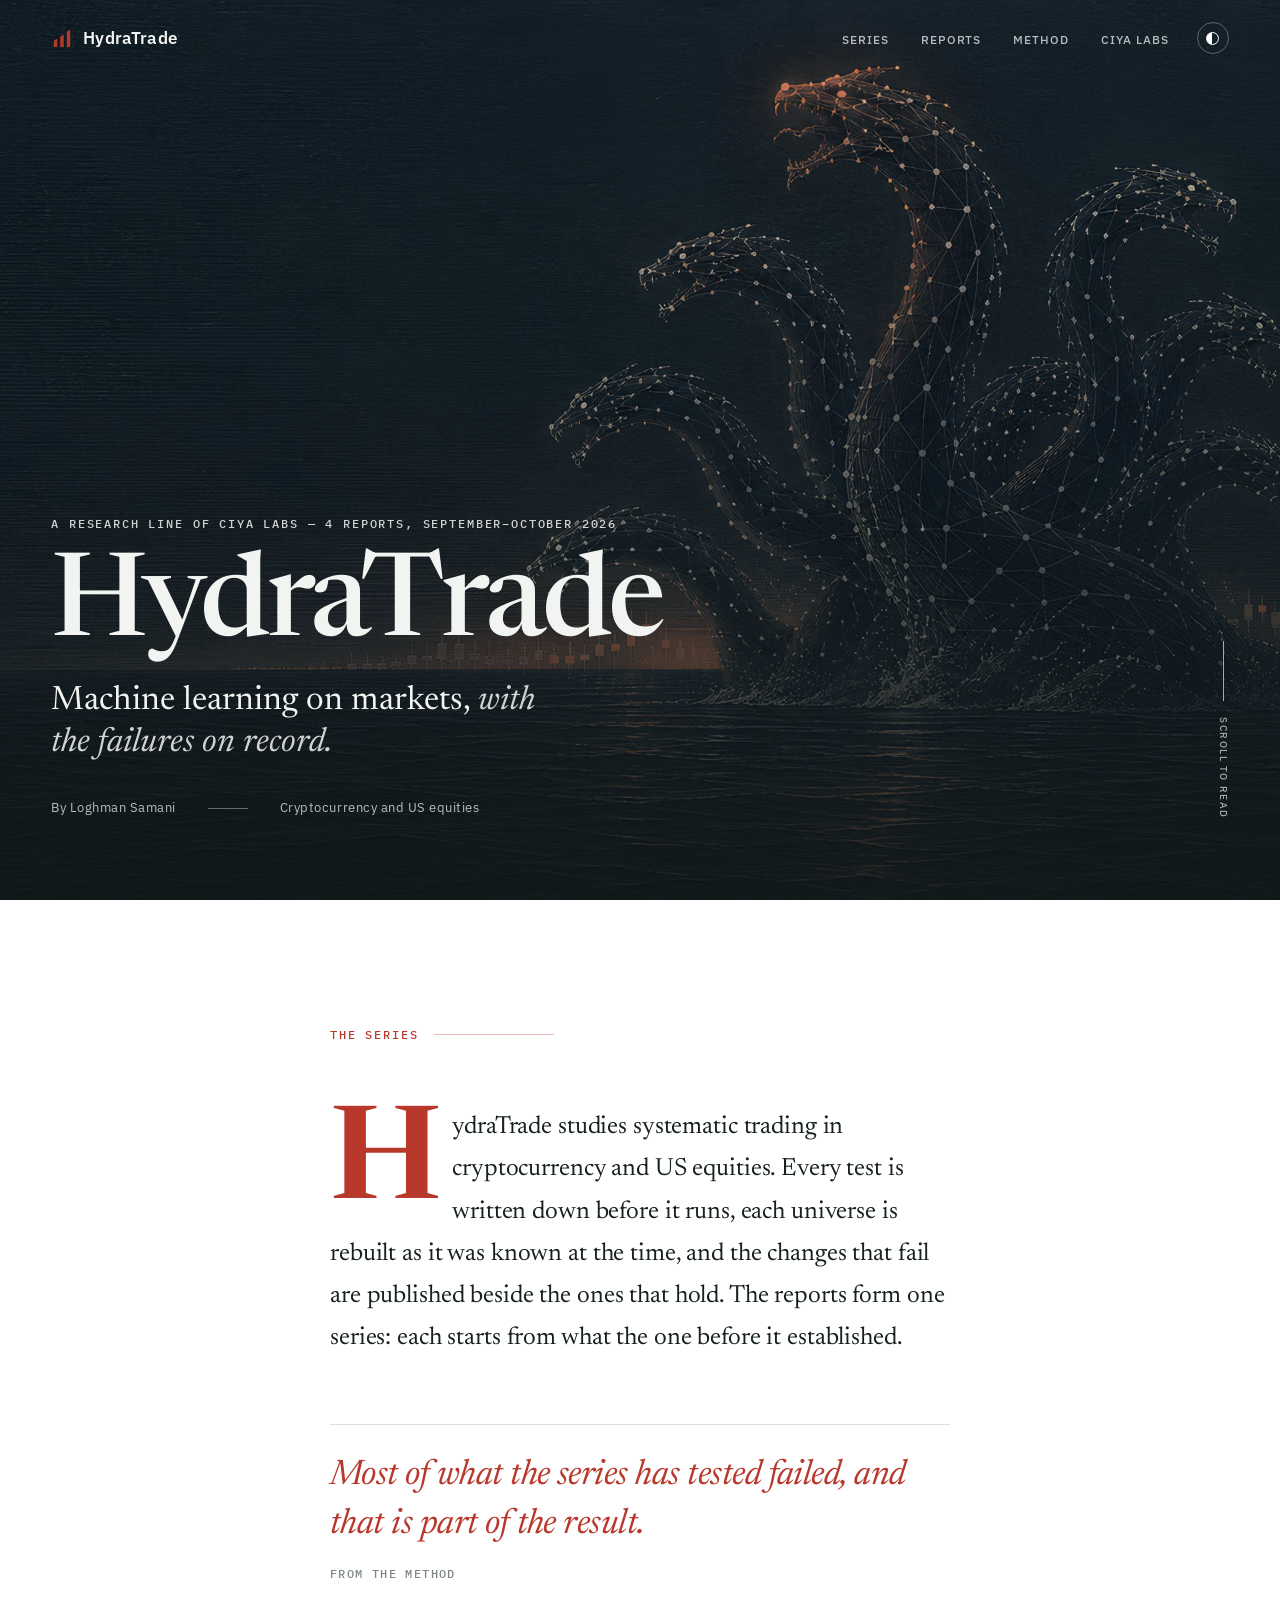
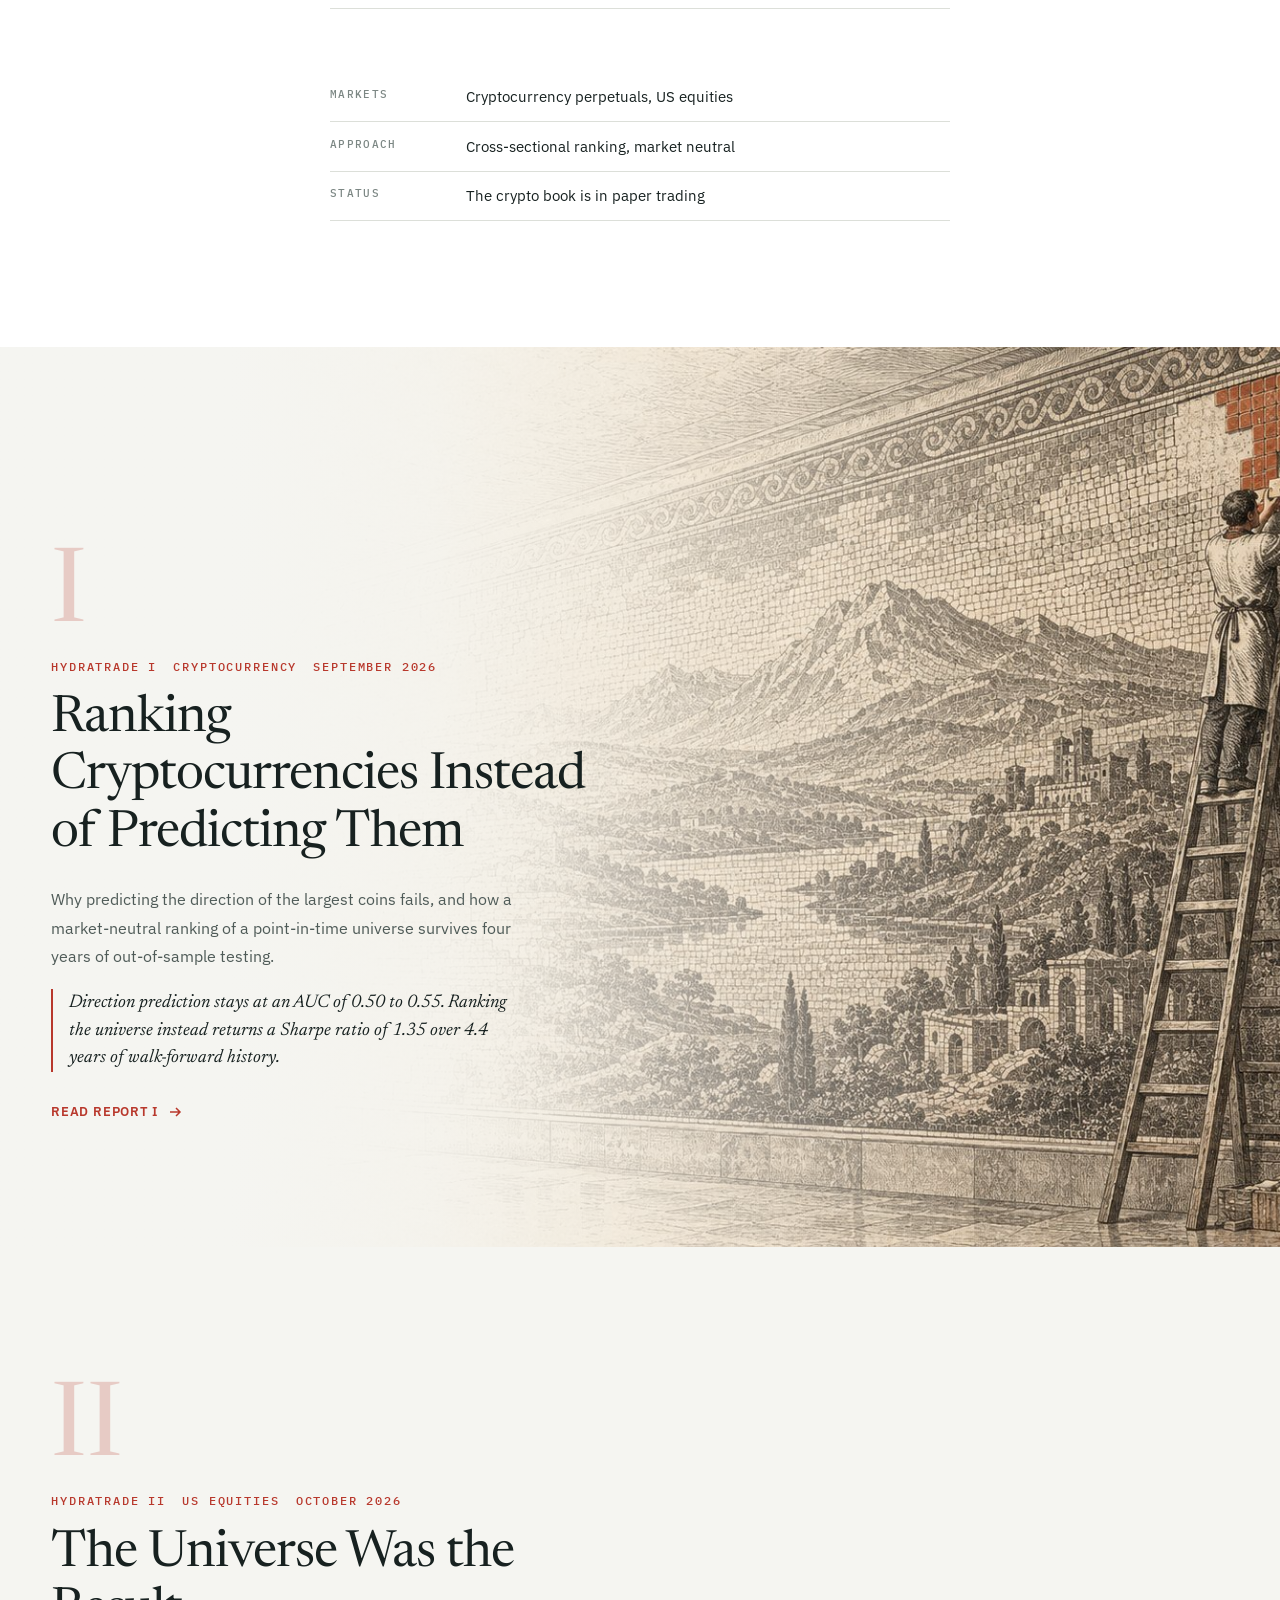
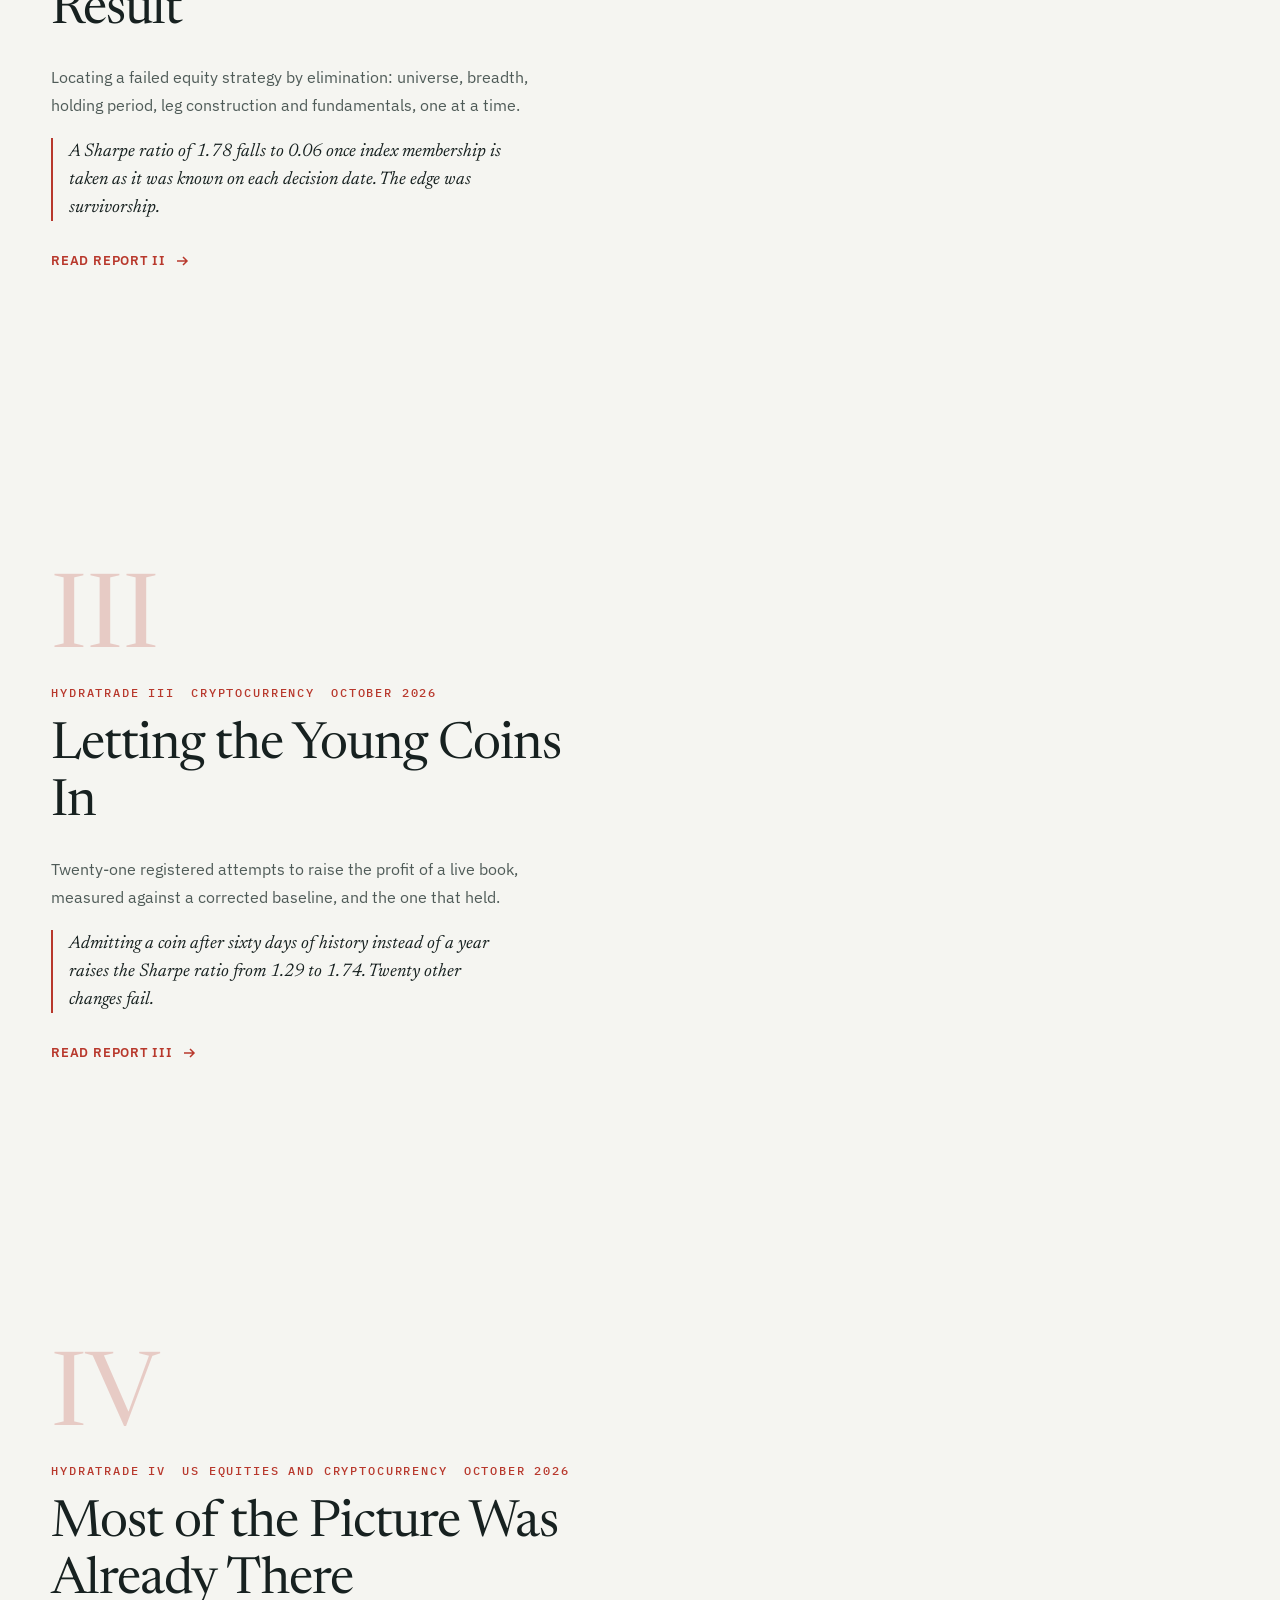
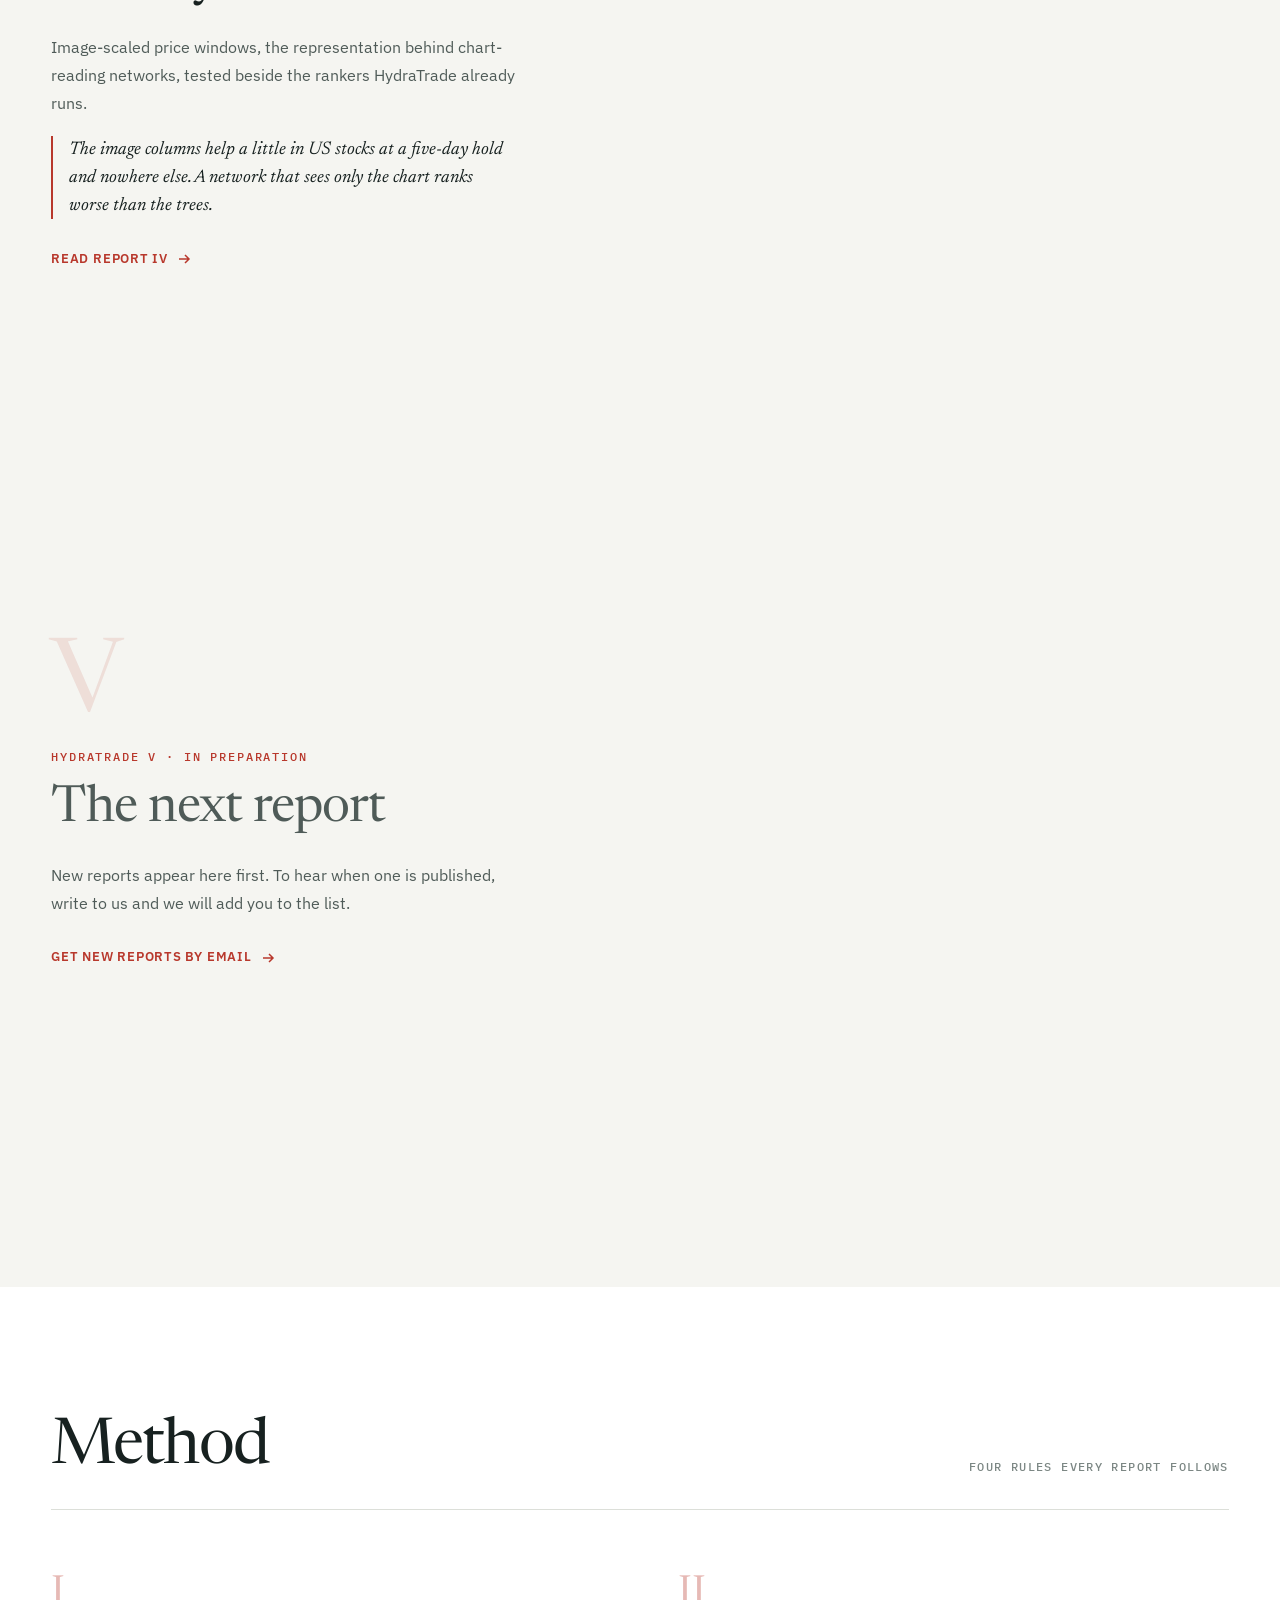
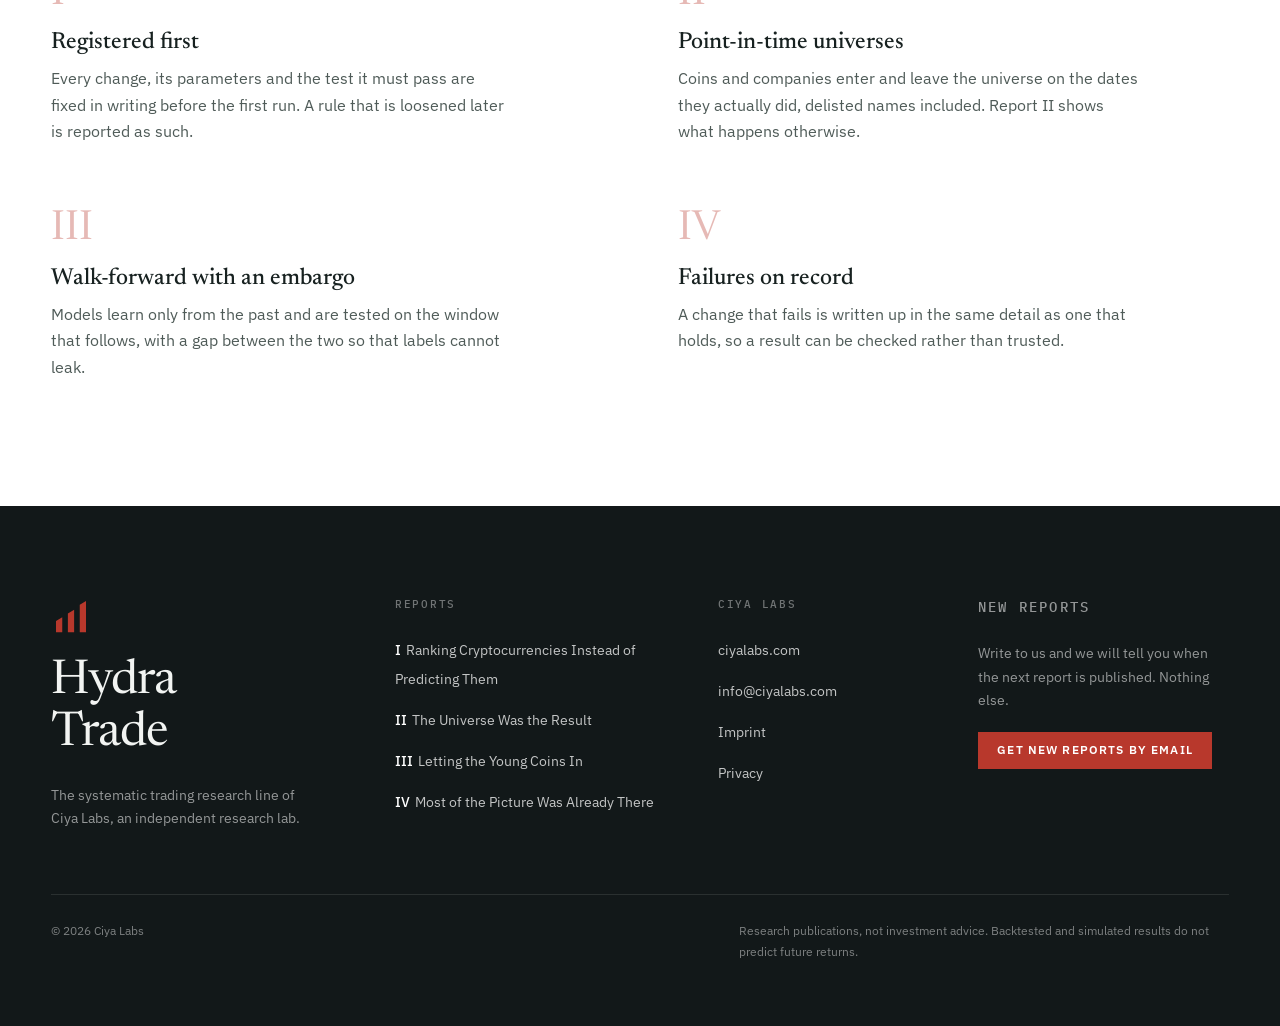
<file: index.html>
<!doctype html>
<html lang="en">
<head>
    <meta charset="utf-8">
    <meta name="viewport" content="width=device-width, initial-scale=1">
    <title>HydraTrade · Ciya Labs</title>
    <meta name="description" content="HydraTrade is the systematic trading research line of Ciya Labs: machine learning on cryptocurrency and US equities, with every test registered first and the failures published.">
    <link rel="canonical" href="https://hydratrade.ciyalabs.com/">
    <meta property="og:type" content="website">
    <meta property="og:title" content="HydraTrade · Ciya Labs">
    <meta property="og:description" content="Machine learning on markets, with the failures on record. 4 reports on cryptocurrency and US equities.">
    <meta property="og:url" content="https://hydratrade.ciyalabs.com/">
    <meta property="og:image" content="https://hydratrade.ciyalabs.com/assets/og.jpg">
    <meta name="twitter:card" content="summary_large_image">
    <link rel="icon" href="assets/favicon.svg" type="image/svg+xml">
    <link rel="stylesheet" href="fonts/home.css">
    <link rel="stylesheet" href="assets/styles.css?v=48fe1b36">
    <script>
        /* apply a saved theme before first paint */
        try {
            var t = localStorage.getItem('ht-theme');
            if (t === 'light' || t === 'dark') {
                document.documentElement.setAttribute('data-theme', t);
            }
        } catch (e) {}
        document.documentElement.classList.add('js');
    </script>
    <!-- Layout after Tooplate 2164 Compass, https://www.tooplate.com/view/2164-compass -->
</head>
<body>
    <a class="skip" href="#reports">Skip to the reports</a>

    <nav class="nav-bar" aria-label="Sections">
        <a href="./" class="nav-logo">
            <svg class="mark" viewBox="0 0 64 64" aria-hidden="true"><path fill="currentColor" d="M8 58V40l10-6v24zM27 58V28l10-6v36zM46 58V14l10-6v50z"/></svg>
            HydraTrade
        </a>
        <div class="nav-right">
            <ul class="nav-links nav-links--desktop">
                <li><a href="#prologue">Series</a></li>
                <li><a href="#reports">Reports</a></li>
                <li><a href="#method">Method</a></li>
                <li><a href="https://ciyalabs.com/" rel="noopener">Ciya Labs</a></li>
            </ul>
            <button class="theme" id="theme" type="button" aria-label="Switch colour theme"><span aria-hidden="true"></span></button>
            <button class="nav-toggle" type="button" aria-label="Open menu" aria-expanded="false" aria-controls="mobile-nav">
                <span></span><span></span><span></span>
            </button>
        </div>
    </nav>

    <!-- outside the nav bar, so its backdrop filter does not trap the fixed drawer -->
    <ul class="nav-links nav-links--mobile" id="mobile-nav">
        <li class="nav-close-wrap"><button class="nav-close" type="button" aria-label="Close menu">&times;</button></li>
        <li><a href="#prologue">Series</a></li>
        <li><a href="#reports">Reports</a></li>
        <li><a href="#method">Method</a></li>
        <li><a href="https://ciyalabs.com/" rel="noopener">Ciya Labs</a></li>
    </ul>

    <header class="hero">
        <div class="hero-image">
            <img src="assets/art/cover.jpg" alt="" width="1920" height="1080" fetchpriority="high">
        </div>
        <div class="hero-content">
            <p class="hero-issue">A research line of Ciya Labs &mdash; 4 reports, September&ndash;October 2026</p>
            <h1 class="hero-title">HydraTrade</h1>
            <p class="hero-dek">Machine learning on markets, <em>with the failures on record.</em></p>
            <div class="hero-meta">
                <span>By Loghman Samani</span>
                <span class="divider"></span>
                <span>Cryptocurrency and US equities</span>
            </div>
        </div>
        <a class="hero-scroll" href="#prologue">Scroll to read</a>
    </header>

    <main>
        <section class="prologue" id="prologue" aria-label="About the series">
            <div class="prologue-inner">
                <p class="prologue-label reveal">The series</p>
                <p class="prologue-text reveal">HydraTrade studies systematic trading in cryptocurrency and US equities. Every
                    test is written down before it runs, each universe is rebuilt as it was known at the time, and the
                    changes that fail are published beside the ones that hold. The reports form one series: each starts
                    from what the one before it established.</p>

                <blockquote class="prologue-pullquote reveal">
                    <p>Most of what the series has tested failed, and that is part of the result.</p>
                    <cite>From the method</cite>
                </blockquote>

                <dl class="facts reveal">
                    <div><dt>Markets</dt><dd>Cryptocurrency perpetuals, US equities</dd></div>
                    <div><dt>Approach</dt><dd>Cross-sectional ranking, market neutral</dd></div>
                    <div><dt>Status</dt><dd>The crypto book is in paper trading</dd></div>
                </dl>
            </div>
        </section>

        <section class="route" id="reports" aria-labelledby="reports-title">
            <h2 class="visually-hidden" id="reports-title">Reports</h2>
            <div class="route-bg" aria-hidden="true">
                <img src="assets/art/i.jpg" alt="" data-slide="i" class="active" loading="lazy">
                <img src="assets/art/ii.jpg" alt="" data-slide="ii" loading="lazy">
                <img src="assets/art/iii.jpg" alt="" data-slide="iii" loading="lazy">
                <img src="assets/art/iv.jpg" alt="" data-slide="iv" loading="lazy">
            </div>
            <div class="route-chapters">
                <article class="chapter reveal" data-chapter="i">
                    <div class="chapter-number" aria-hidden="true">I</div>
                    <p class="chapter-location"><span>HydraTrade I</span><span>Cryptocurrency</span><span>September 2026</span></p>
                    <h3 class="chapter-title"><a href="i/">Ranking Cryptocurrencies Instead of Predicting Them</a></h3>
                    <p class="chapter-body">Why predicting the direction of the largest coins fails, and how a market-neutral ranking of a point-in-time universe survives four years of out-of-sample testing.</p>
                    <p class="chapter-finding">Direction prediction stays at an AUC of 0.50 to 0.55. Ranking the universe instead returns a Sharpe ratio of 1.35 over 4.4 years of walk-forward history.</p>
                    <a href="i/" class="chapter-link" aria-label="Read report I: Ranking Cryptocurrencies Instead of Predicting Them">Read report I <svg viewBox="0 0 16 16" fill="none" stroke="currentColor" stroke-width="1.5" aria-hidden="true"><path d="M3 8h10M9 4l4 4-4 4"/></svg></a>
                </article>
                <article class="chapter reveal" data-chapter="ii">
                    <div class="chapter-number" aria-hidden="true">II</div>
                    <p class="chapter-location"><span>HydraTrade II</span><span>US equities</span><span>October 2026</span></p>
                    <h3 class="chapter-title"><a href="ii/">The Universe Was the Result</a></h3>
                    <p class="chapter-body">Locating a failed equity strategy by elimination: universe, breadth, holding period, leg construction and fundamentals, one at a time.</p>
                    <p class="chapter-finding">A Sharpe ratio of 1.78 falls to 0.06 once index membership is taken as it was known on each decision date. The edge was survivorship.</p>
                    <a href="ii/" class="chapter-link" aria-label="Read report II: The Universe Was the Result">Read report II <svg viewBox="0 0 16 16" fill="none" stroke="currentColor" stroke-width="1.5" aria-hidden="true"><path d="M3 8h10M9 4l4 4-4 4"/></svg></a>
                </article>
                <article class="chapter reveal" data-chapter="iii">
                    <div class="chapter-number" aria-hidden="true">III</div>
                    <p class="chapter-location"><span>HydraTrade III</span><span>Cryptocurrency</span><span>October 2026</span></p>
                    <h3 class="chapter-title"><a href="iii/">Letting the Young Coins In</a></h3>
                    <p class="chapter-body">Twenty-one registered attempts to raise the profit of a live book, measured against a corrected baseline, and the one that held.</p>
                    <p class="chapter-finding">Admitting a coin after sixty days of history instead of a year raises the Sharpe ratio from 1.29 to 1.74. Twenty other changes fail.</p>
                    <a href="iii/" class="chapter-link" aria-label="Read report III: Letting the Young Coins In">Read report III <svg viewBox="0 0 16 16" fill="none" stroke="currentColor" stroke-width="1.5" aria-hidden="true"><path d="M3 8h10M9 4l4 4-4 4"/></svg></a>
                </article>
                <article class="chapter reveal" data-chapter="iv">
                    <div class="chapter-number" aria-hidden="true">IV</div>
                    <p class="chapter-location"><span>HydraTrade IV</span><span>US equities and cryptocurrency</span><span>October 2026</span></p>
                    <h3 class="chapter-title"><a href="iv/">Most of the Picture Was Already There</a></h3>
                    <p class="chapter-body">Image-scaled price windows, the representation behind chart-reading networks, tested beside the rankers HydraTrade already runs.</p>
                    <p class="chapter-finding">The image columns help a little in US stocks at a five-day hold and nowhere else. A network that sees only the chart ranks worse than the trees.</p>
                    <a href="iv/" class="chapter-link" aria-label="Read report IV: Most of the Picture Was Already There">Read report IV <svg viewBox="0 0 16 16" fill="none" stroke="currentColor" stroke-width="1.5" aria-hidden="true"><path d="M3 8h10M9 4l4 4-4 4"/></svg></a>
                </article>
                <article class="chapter chapter--next reveal" data-chapter="next">
                    <div class="chapter-number">V</div>
                    <p class="chapter-location">HydraTrade V &middot; In preparation</p>
                    <h3 class="chapter-title">The next report</h3>
                    <p class="chapter-body">New reports appear here first. To hear when one is published, write to us and
                        we will add you to the list.</p>
                    <a href="mailto:info@ciyalabs.com?subject=HydraTrade%20reports" class="chapter-link">
                        Get new reports by email
                        <svg viewBox="0 0 16 16" fill="none" stroke="currentColor" stroke-width="1.5" aria-hidden="true"><path d="M3 8h10M9 4l4 4-4 4"/></svg>
                    </a>
                </article>
            </div>
        </section>

        <section class="method" id="method" aria-labelledby="method-title">
            <div class="method-header reveal">
                <h2 class="method-title" id="method-title">Method</h2>
                <span class="method-count">Four rules every report follows</span>
            </div>
            <ol class="rules">
                <li class="reveal"><b>Registered first</b><span>Every change, its parameters and the test it must pass are
                    fixed in writing before the first run. A rule that is loosened later is reported as such.</span></li>
                <li class="reveal"><b>Point-in-time universes</b><span>Coins and companies enter and leave the universe on
                    the dates they actually did, delisted names included. Report II shows what happens otherwise.</span></li>
                <li class="reveal"><b>Walk-forward with an embargo</b><span>Models learn only from the past and are tested
                    on the window that follows, with a gap between the two so that labels cannot leak.</span></li>
                <li class="reveal"><b>Failures on record</b><span>A change that fails is written up in the same detail as
                    one that holds, so a result can be checked rather than trusted.</span></li>
            </ol>
        </section>
    </main>

    <footer class="site-footer" id="contact">
        <div class="footer-top">
            <div class="footer-brand">
                <svg class="mark footer-mark" viewBox="0 0 64 64" aria-hidden="true"><path fill="currentColor" d="M8 58V40l10-6v24zM27 58V28l10-6v36zM46 58V14l10-6v50z"/></svg>
                <p class="footer-brand-title">Hydra<br>Trade</p>
                <p class="footer-brand-desc">The systematic trading research line of Ciya Labs, an independent research lab.</p>
            </div>
            <div class="footer-col">
                <p class="footer-col-title">Reports</p>
                <ul>
                    <li><a href="i/"><b>I</b>Ranking Cryptocurrencies Instead of Predicting Them</a></li>
                    <li><a href="ii/"><b>II</b>The Universe Was the Result</a></li>
                    <li><a href="iii/"><b>III</b>Letting the Young Coins In</a></li>
                    <li><a href="iv/"><b>IV</b>Most of the Picture Was Already There</a></li>
                </ul>
            </div>
            <div class="footer-col">
                <p class="footer-col-title">Ciya Labs</p>
                <ul>
                    <li><a href="https://ciyalabs.com/" rel="noopener">ciyalabs.com</a></li>
                    <li><a href="mailto:info@ciyalabs.com">info@ciyalabs.com</a></li>
                    <li><a href="https://ciyalabs.com/imprint.html" rel="noopener">Imprint</a></li>
                    <li><a href="https://ciyalabs.com/privacy.html" rel="noopener">Privacy</a></li>
                </ul>
            </div>
            <div class="footer-col footer-subscribe">
                <p class="footer-col-title">New reports</p>
                <p>Write to us and we will tell you when the next report is published. Nothing else.</p>
                <a class="button" href="mailto:info@ciyalabs.com?subject=HydraTrade%20reports">Get new reports by email</a>
            </div>
        </div>
        <div class="footer-bottom">
            <p class="footer-copy">&copy; 2026 Ciya Labs</p>
            <p class="footer-note">Research publications, not investment advice. Backtested and simulated results do not
                predict future returns.</p>
        </div>
    </footer>

    <script src="assets/home.js?v=48fe1b36"></script>
</body>
</html>
</file>
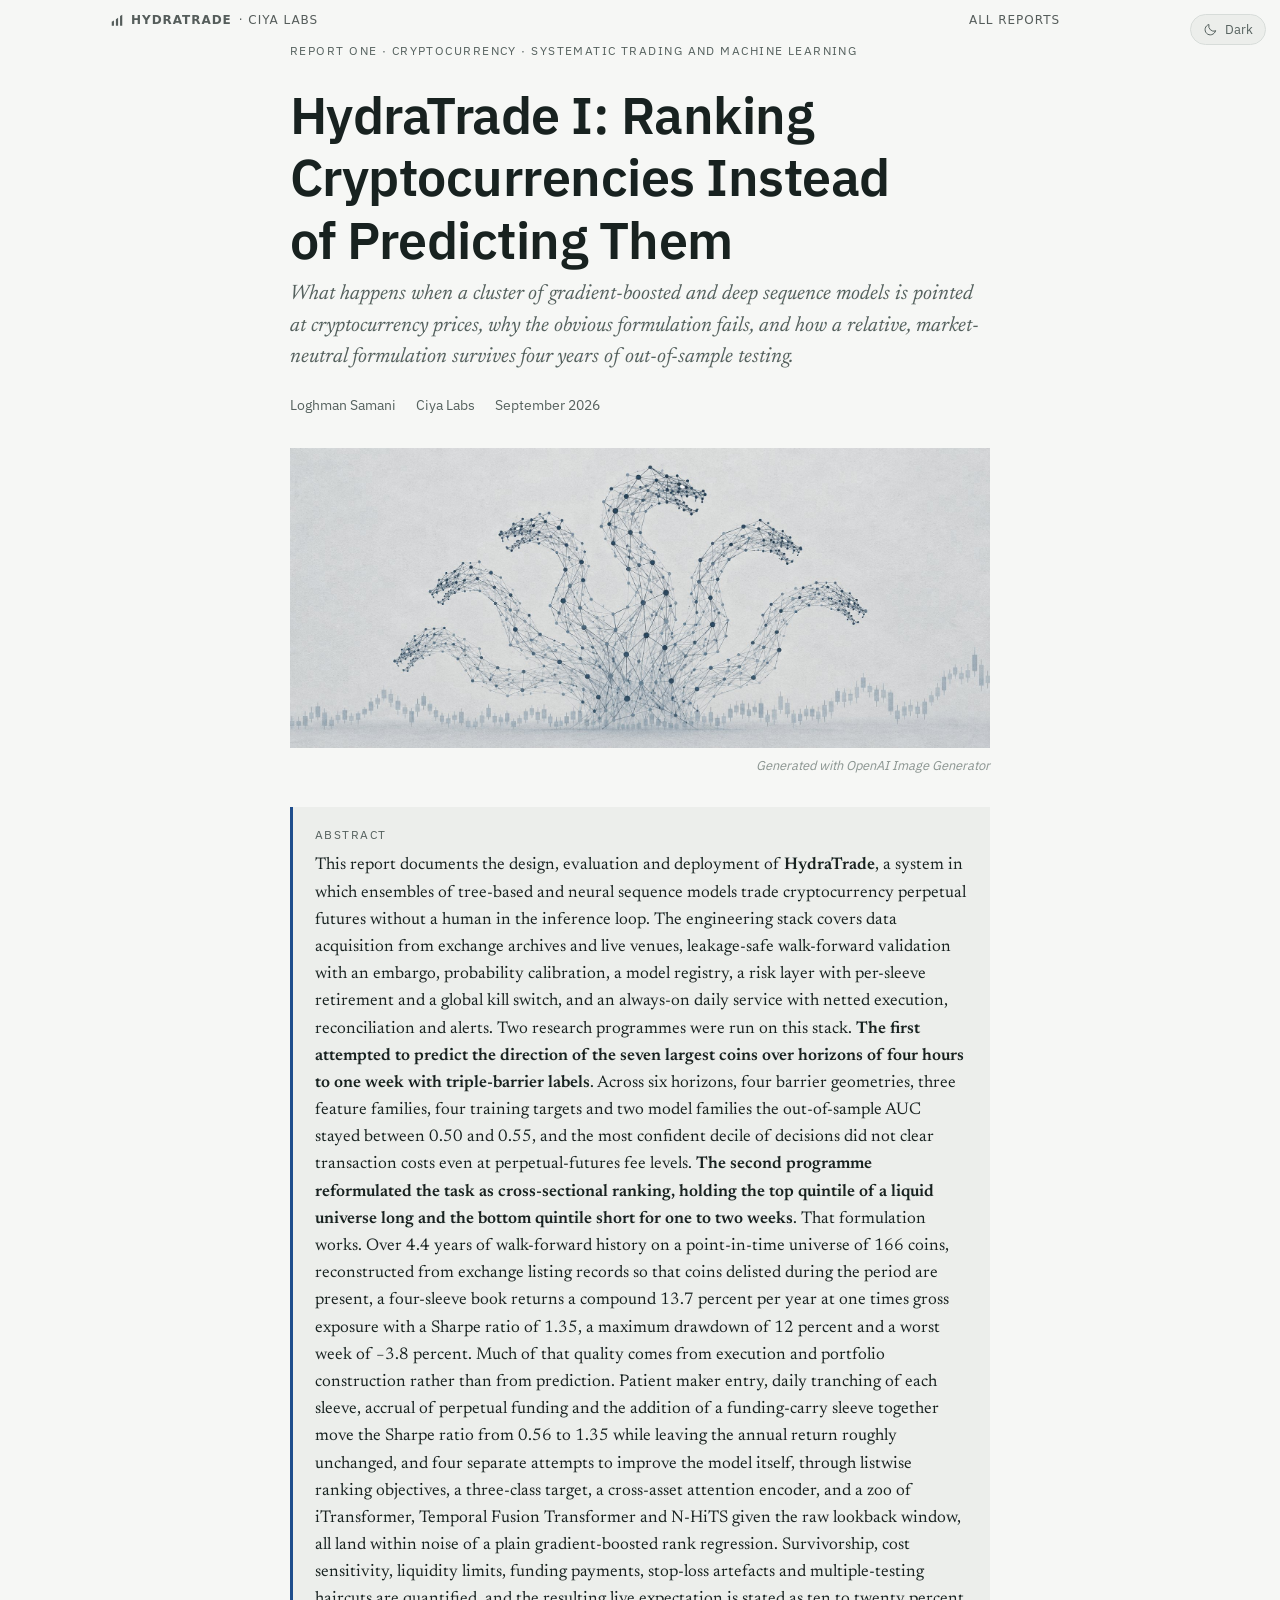
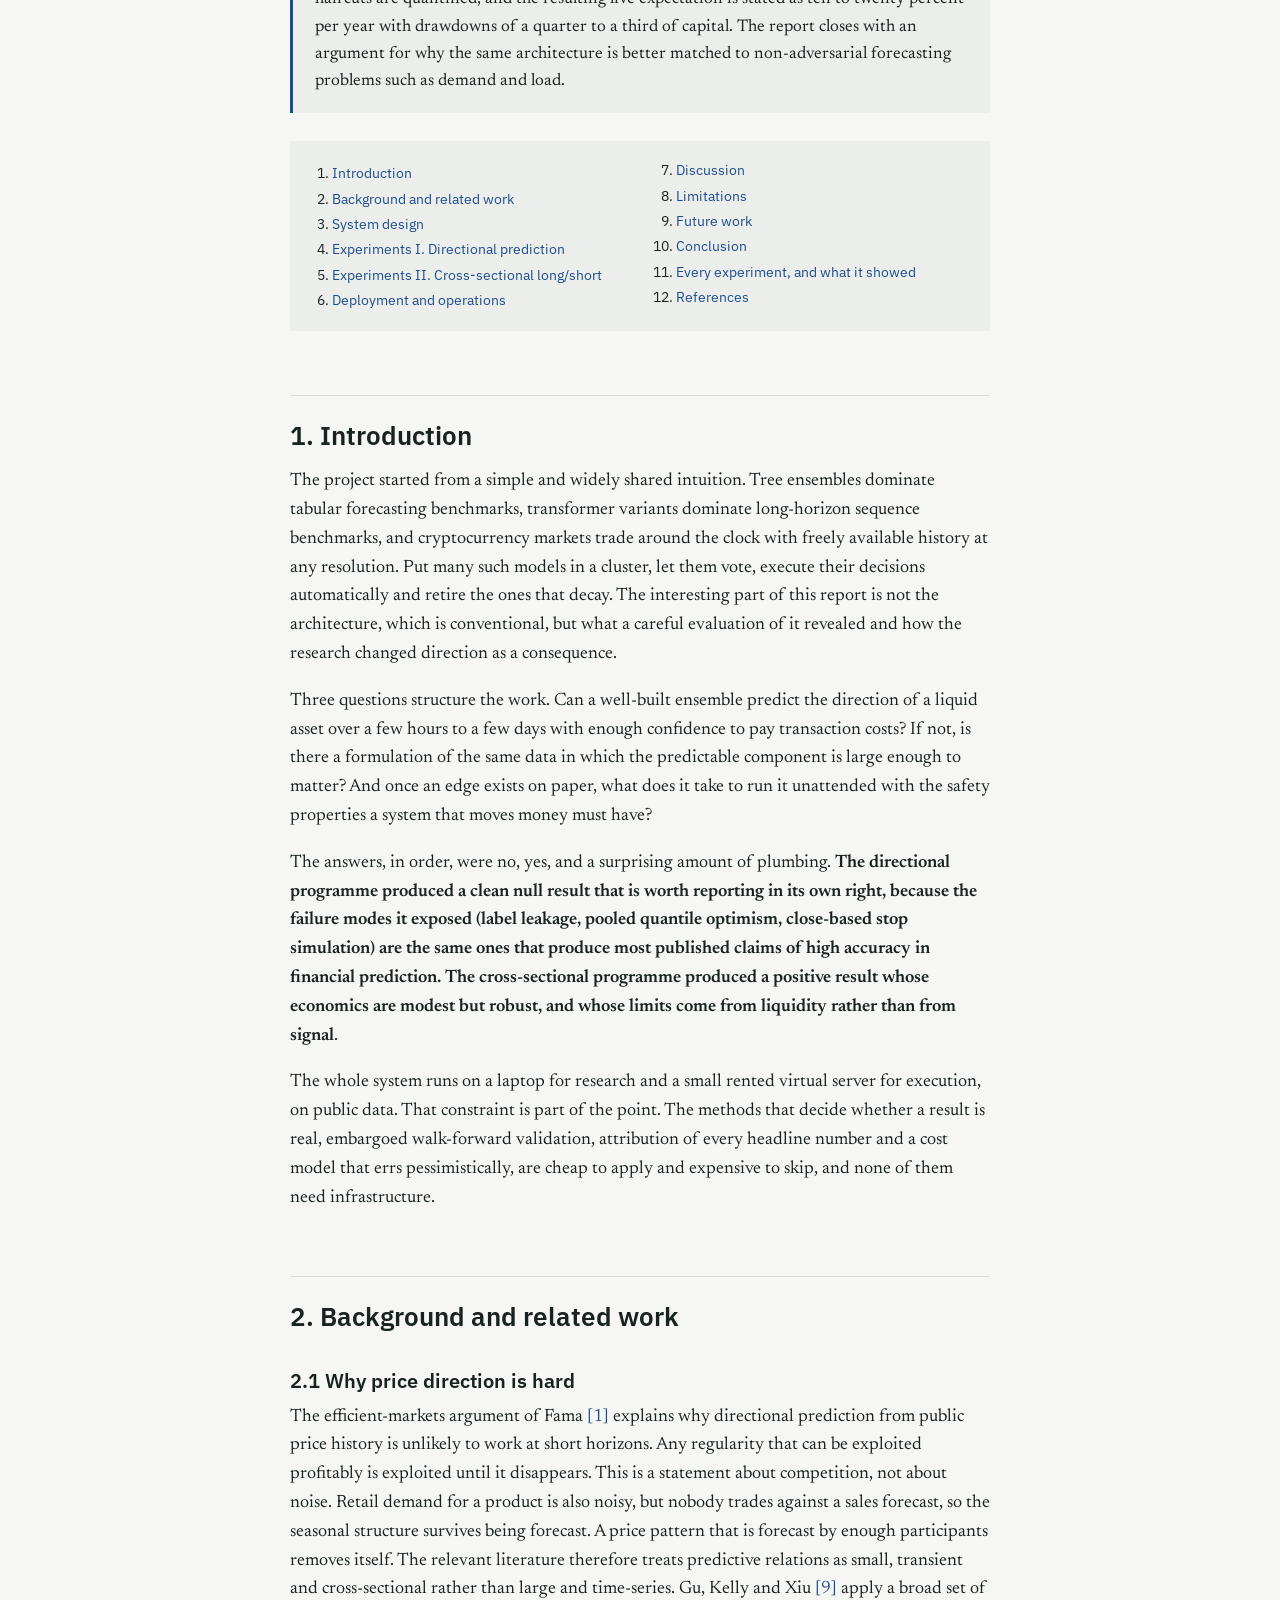
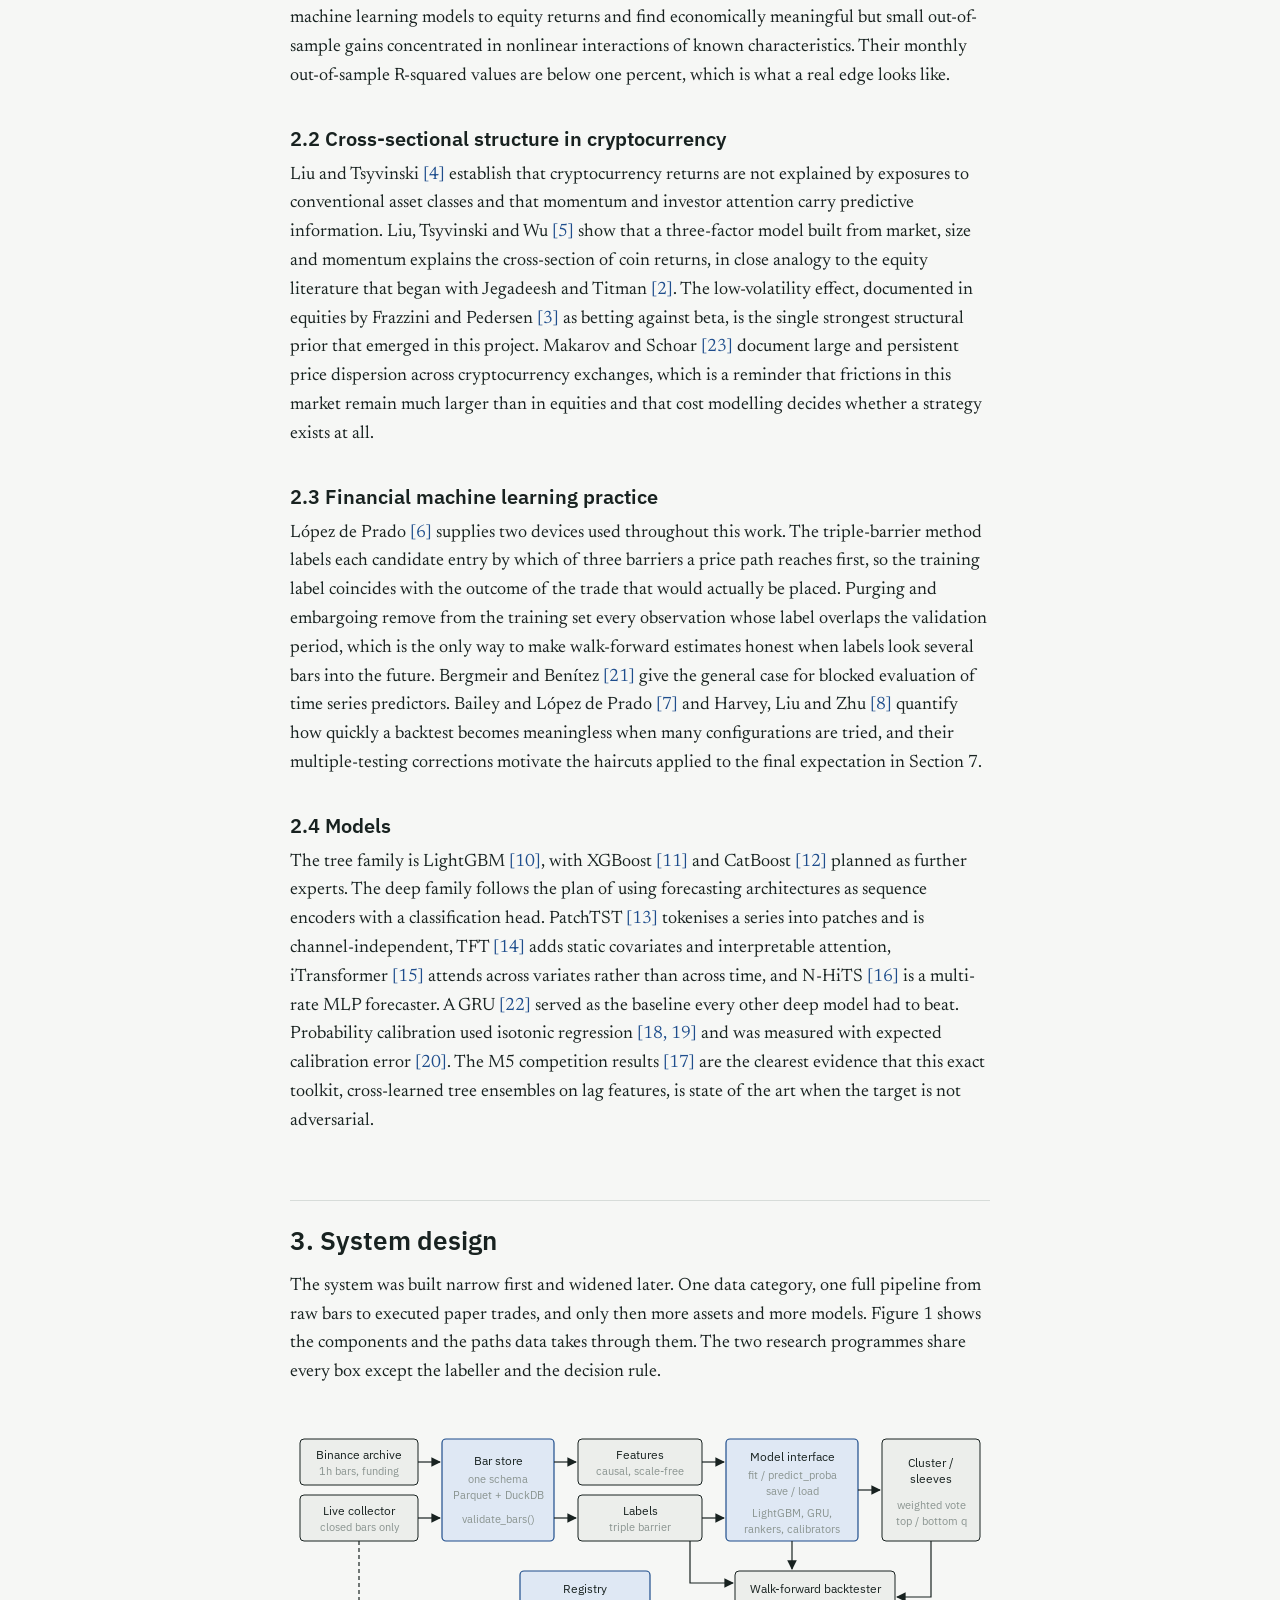
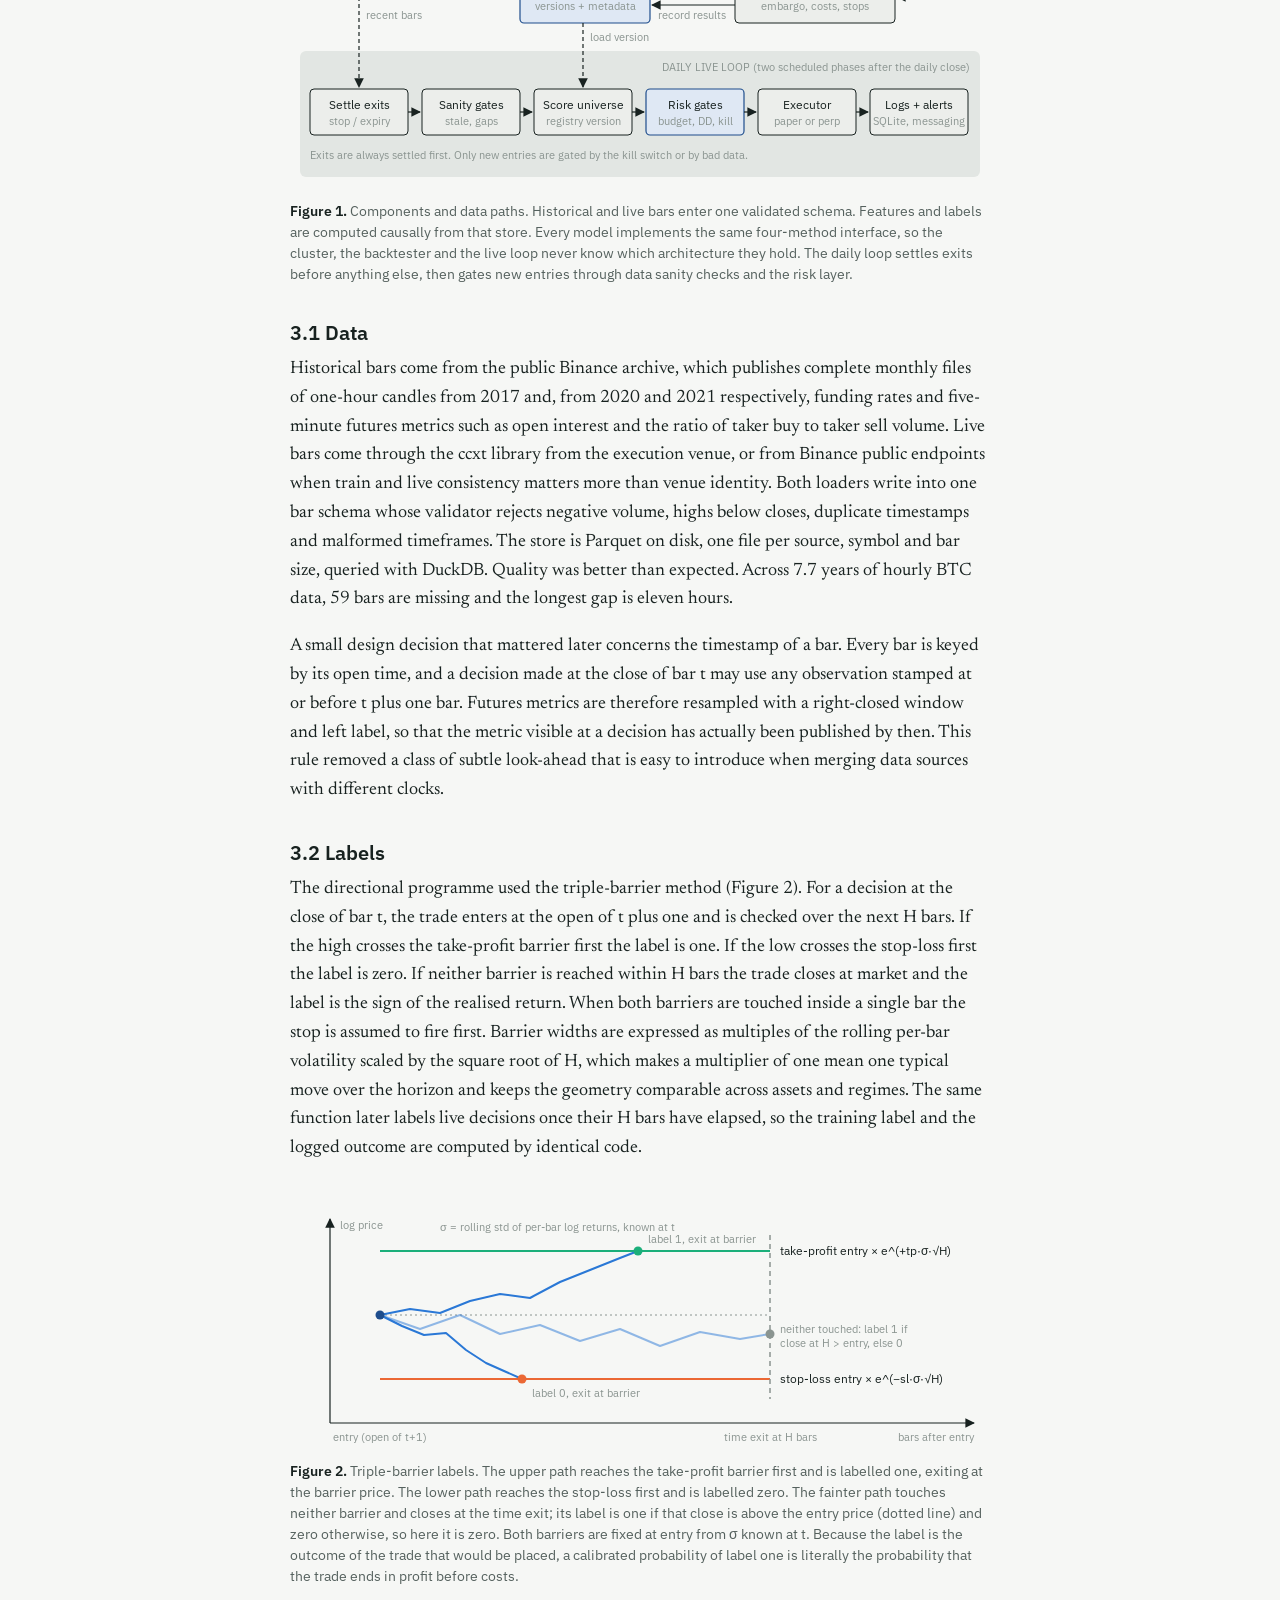
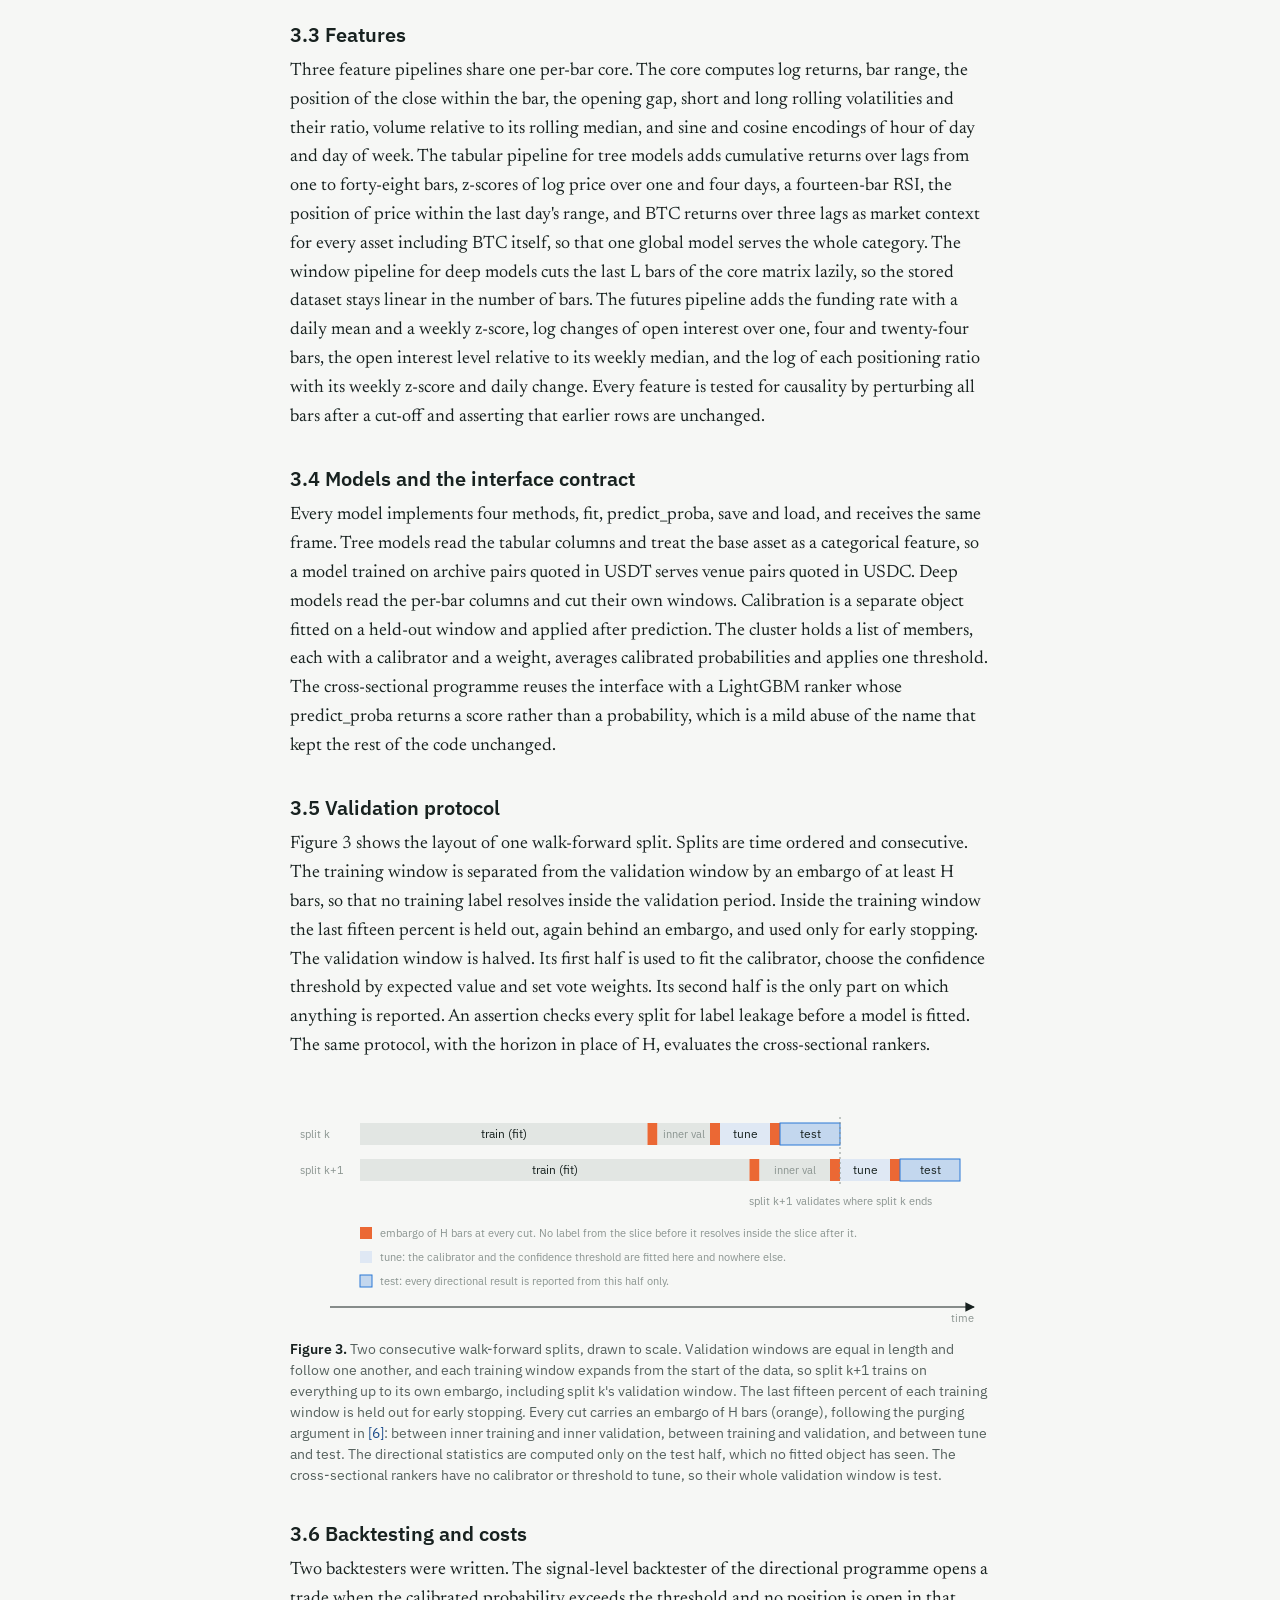
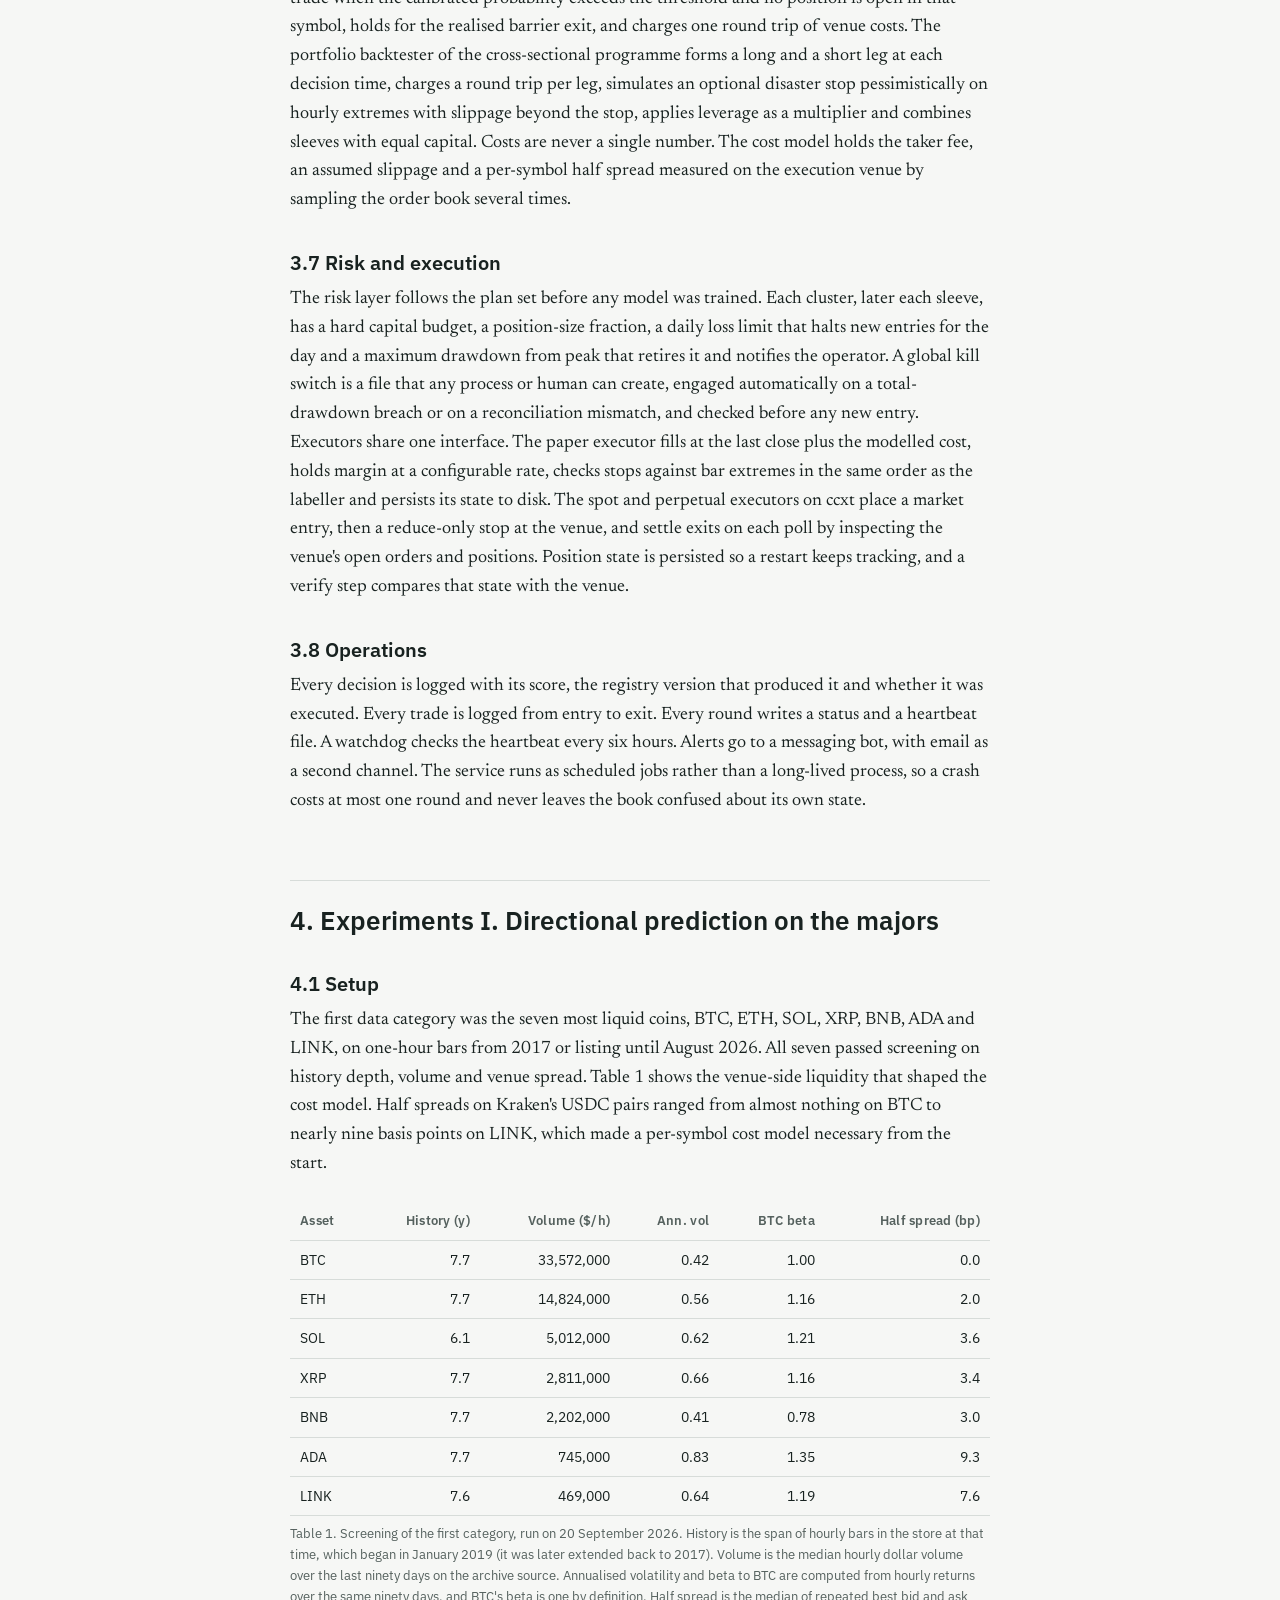
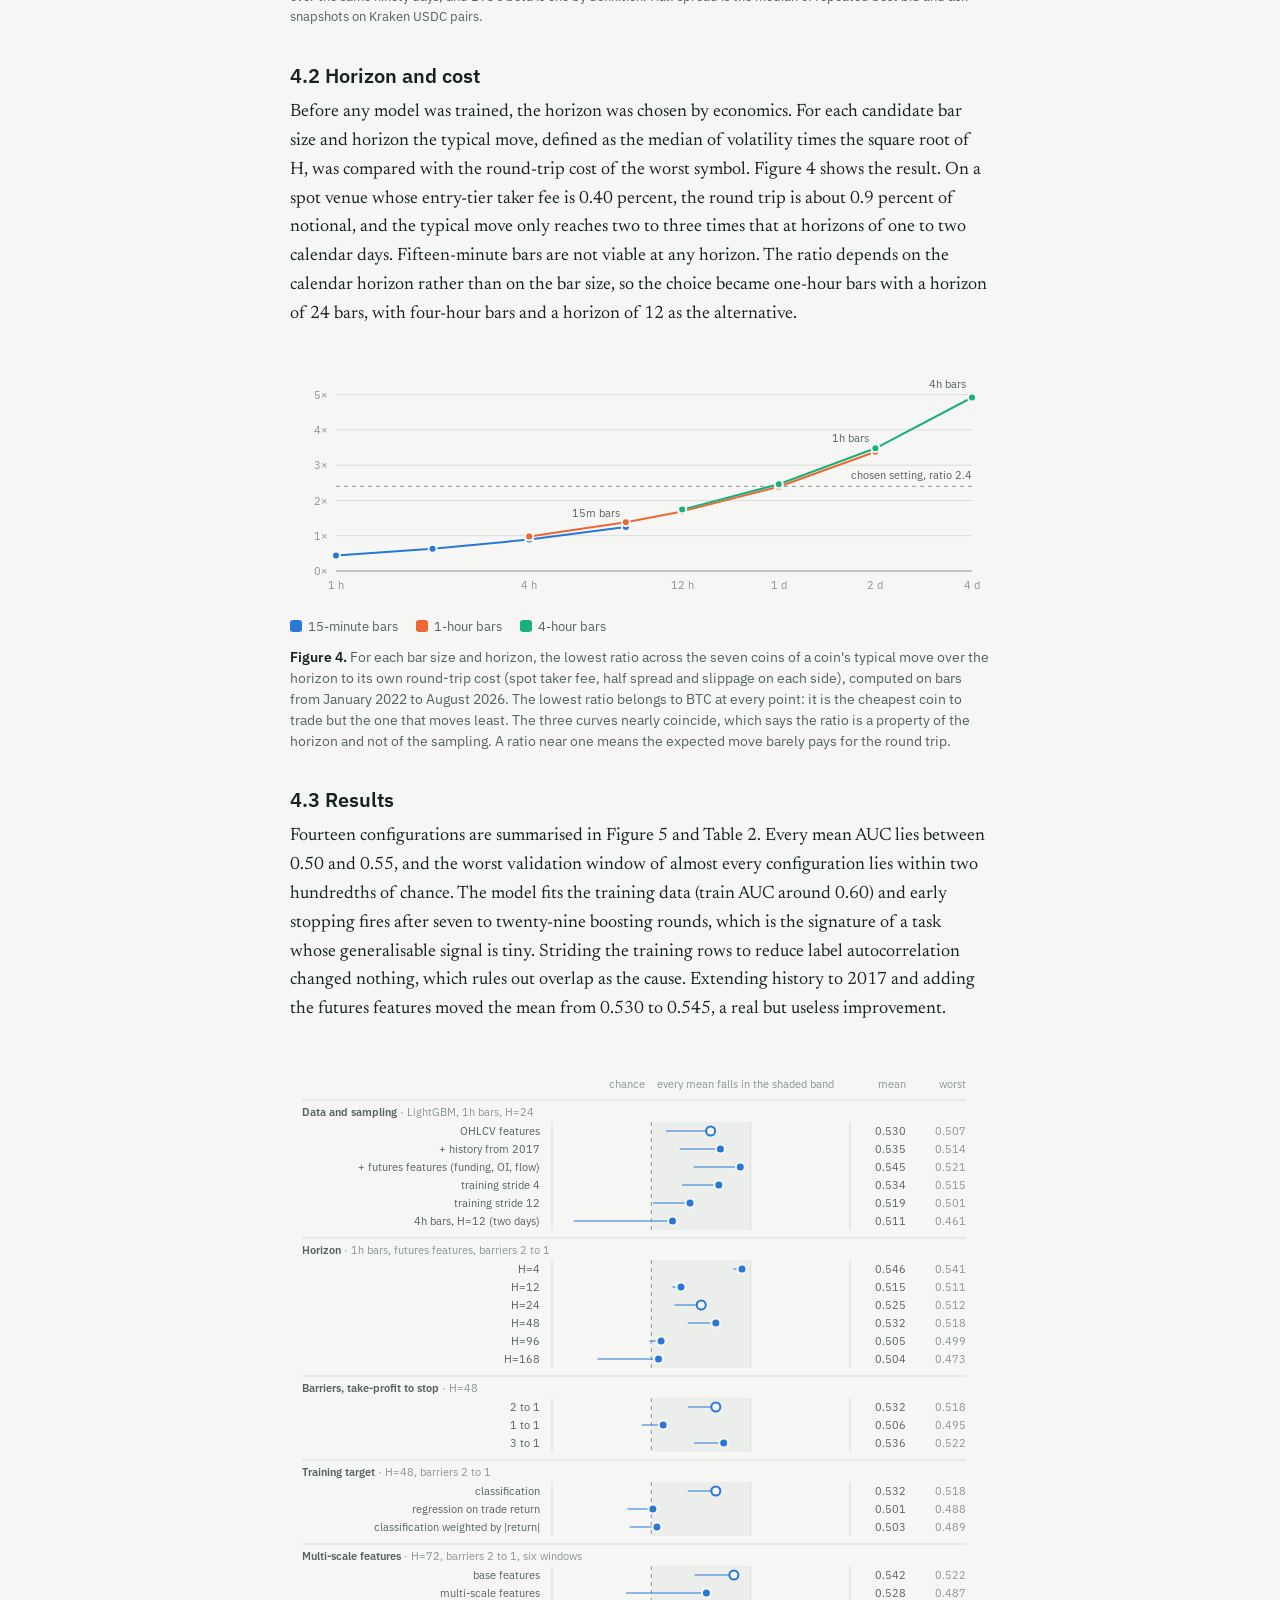
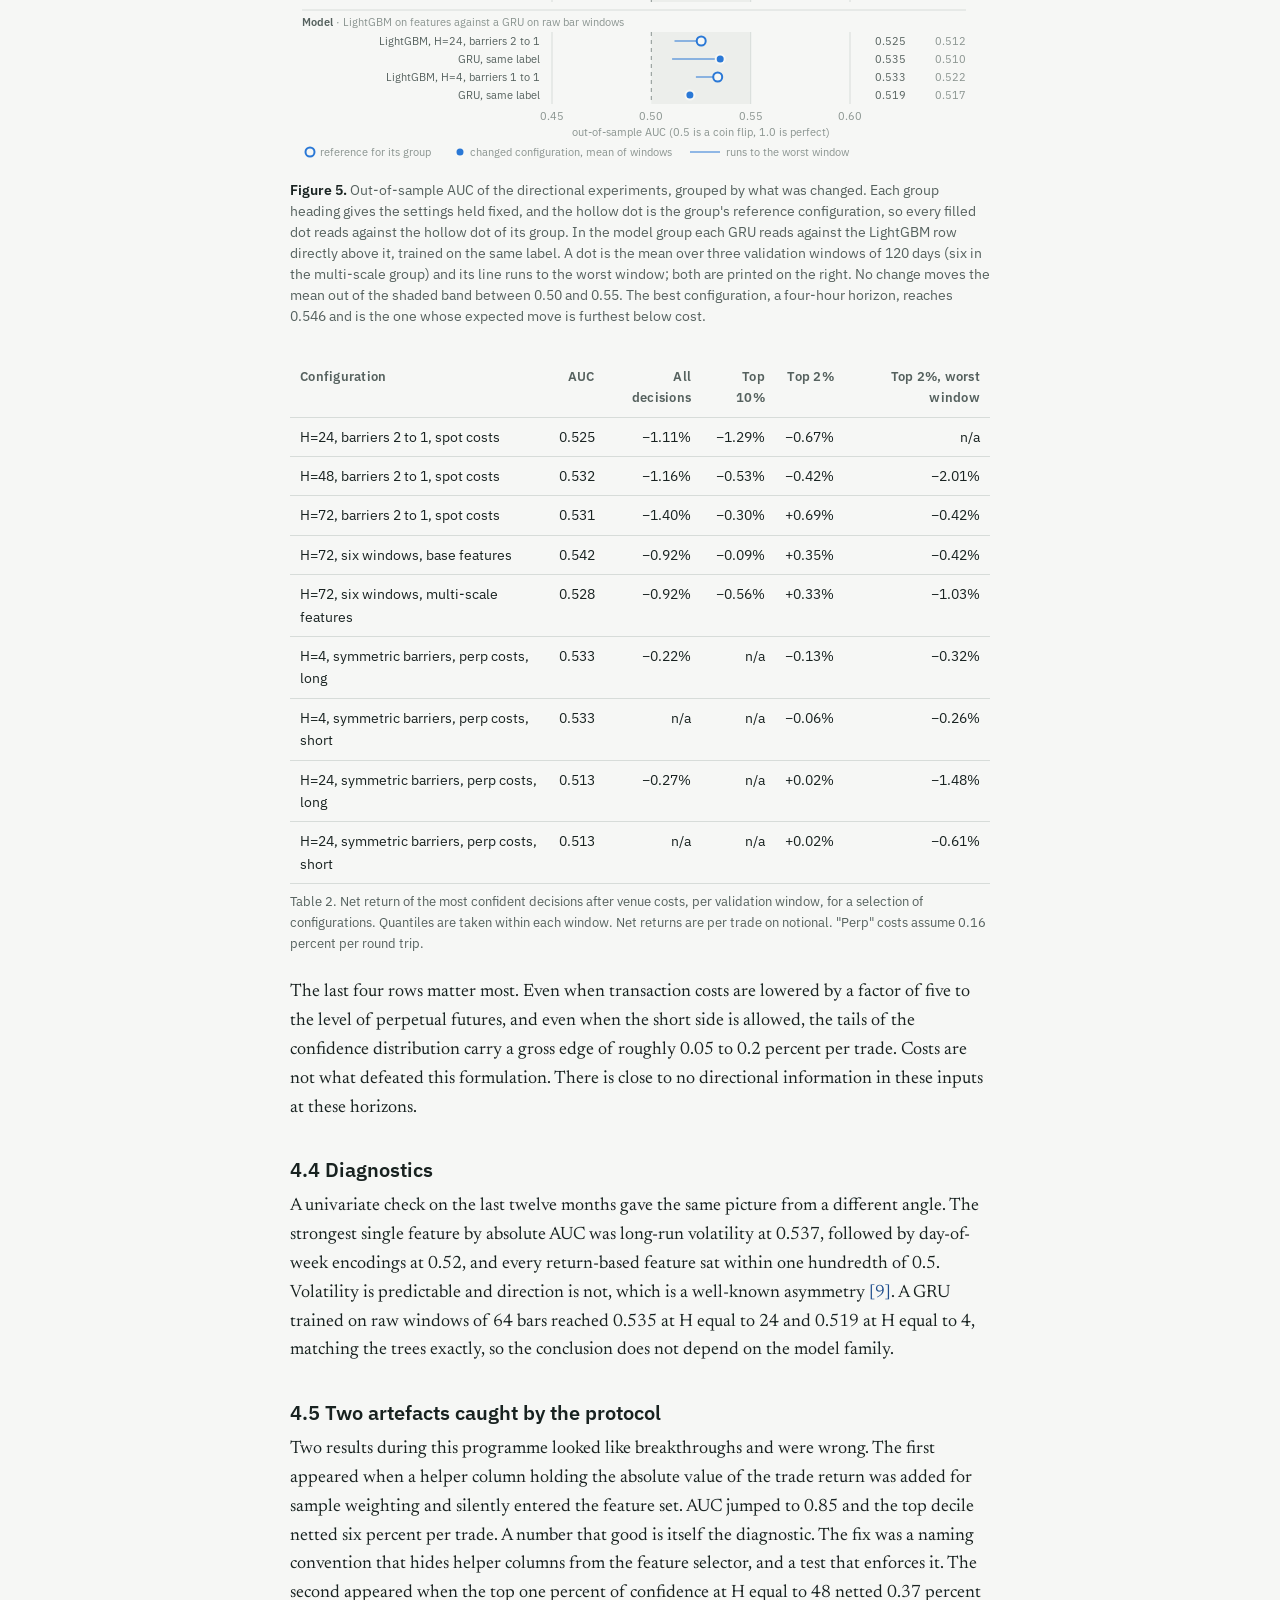
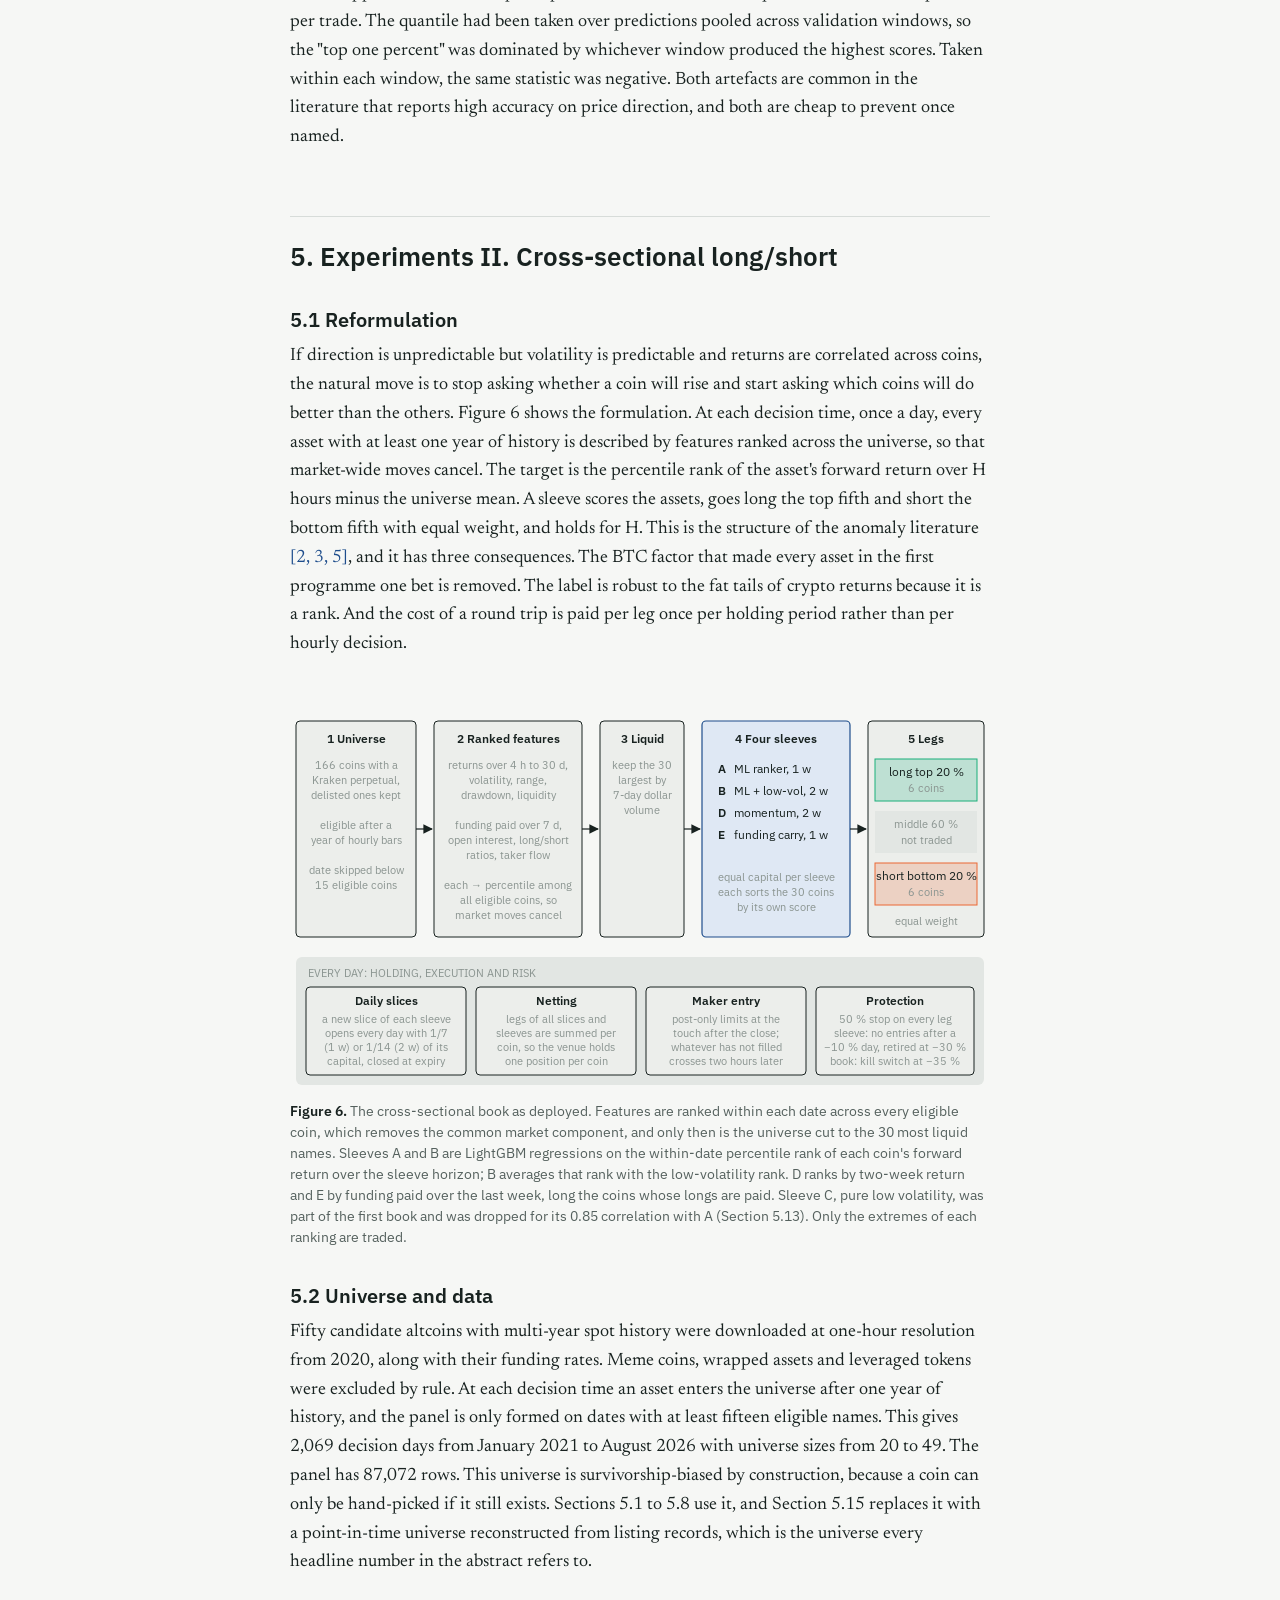
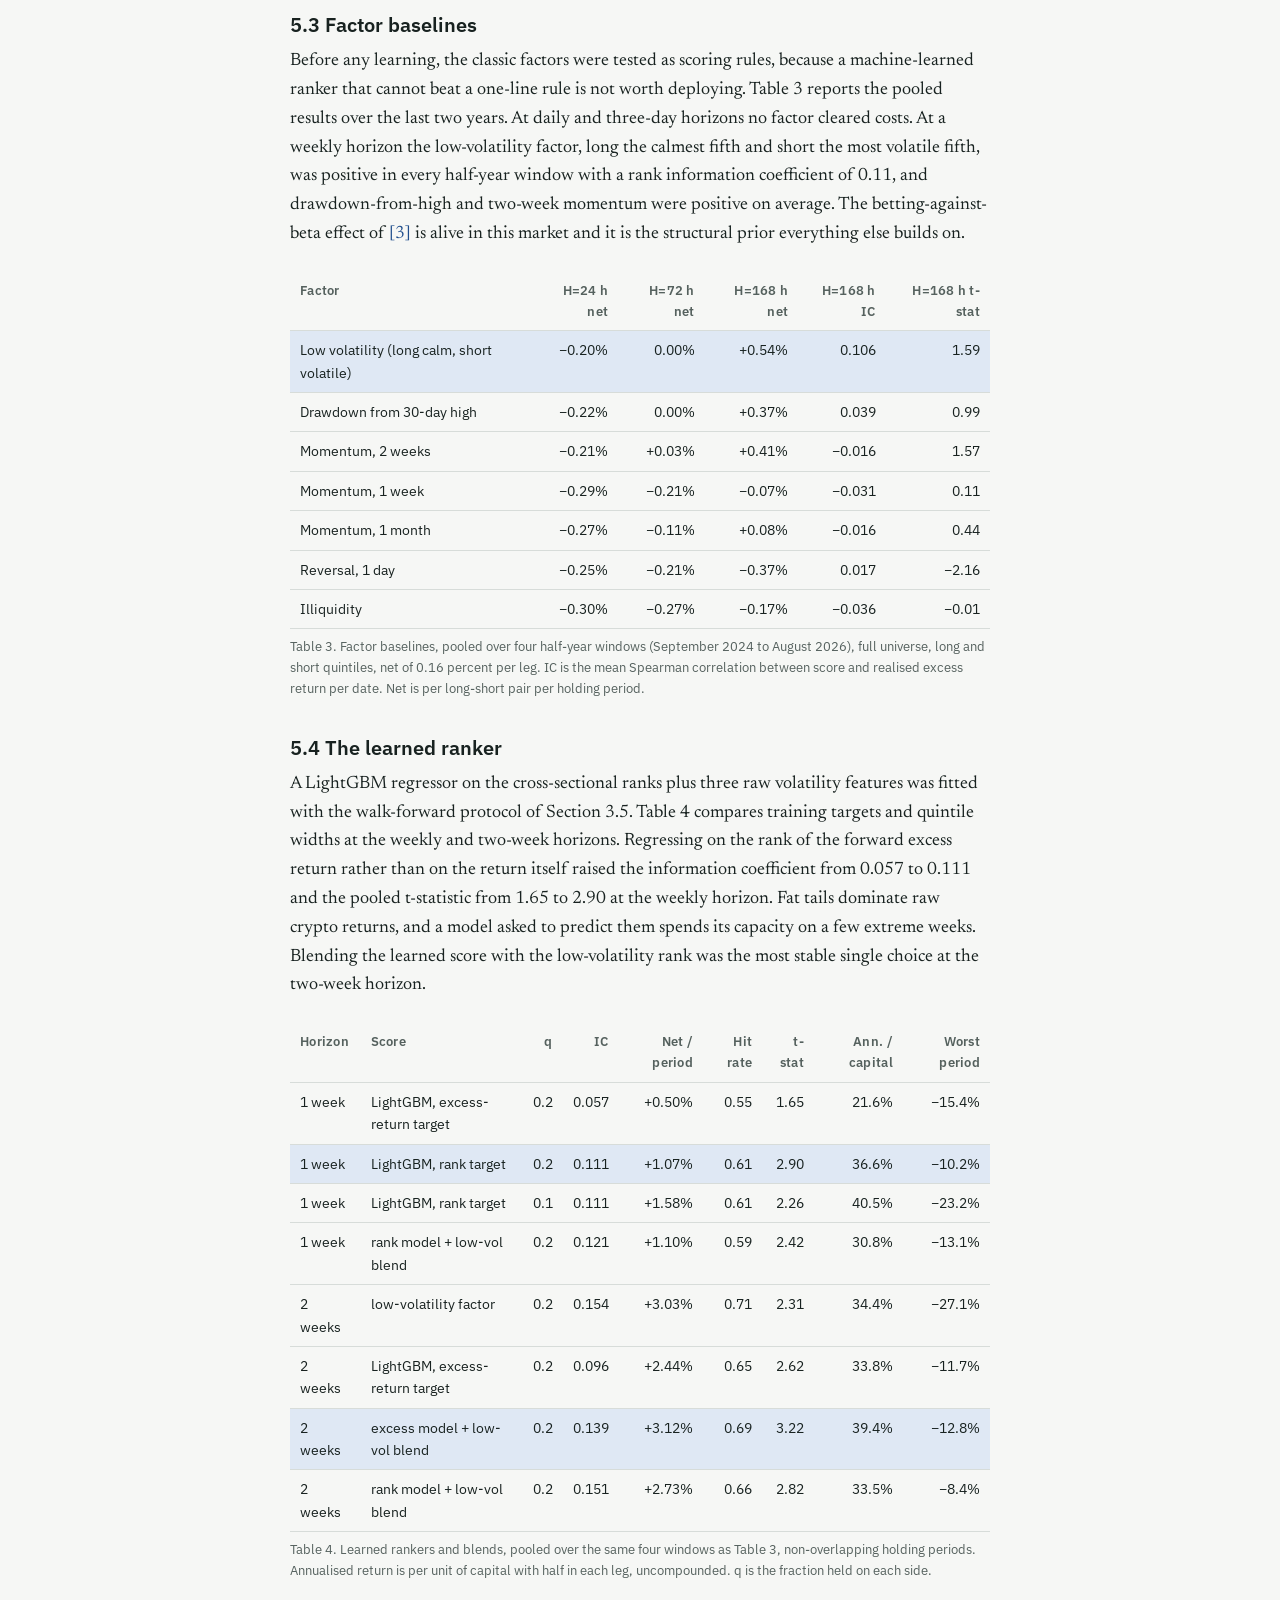
<file: i/index.html>
<!doctype html>
<html lang="en">
<head>
<meta charset="utf-8">
<meta name="viewport" content="width=device-width, initial-scale=1, viewport-fit=cover">
<title>HydraTrade I: Ranking Cryptocurrencies Instead of Predicting Them</title>
<meta name="description" content="Building, evaluating and deploying a market-neutral cryptocurrency book. A directional design fails, a cross-sectional one works, and most of the improvement turns out to come from execution rather than from the models.">
<link rel="stylesheet" href="../fonts/i.css">
<style>
:root{
  color-scheme:light;
  --bg:#f6f7f5; --bg-2:#eceeeb; --bg-3:#e2e6e3;
  --ink:#182220; --ink-2:#55615e; --ink-3:#8a9490; --rule:#d7dcd9;
  --accent:#1e4d8c; --accent-soft:#dfe8f4;
  --s1:#2a78d6; --s2:#eb6834; --s3:#1baf7a; --s4:#eda100;
  --seq1:#cde2fb; --seq2:#9ec5f4; --seq3:#6da7ec; --seq4:#3987e5; --seq5:#1c5cab;
  --good:#1a7f4b; --warn:#b26a00;
}
@media (prefers-color-scheme: dark){
  :root:not([data-theme="light"]){
    color-scheme:dark;
    --bg:#121614; --bg-2:#1b201e; --bg-3:#242a28;
    --ink:#e6eae8; --ink-2:#aeb6b3; --ink-3:#7d8683; --rule:#2c3331;
    --accent:#8db3ea; --accent-soft:#1d2a3c;
    --s1:#3987e5; --s2:#d95926; --s3:#199e70; --s4:#c98500;
    --seq1:#184f95; --seq2:#1c5cab; --seq3:#256abf; --seq4:#3987e5; --seq5:#6da7ec;
    --good:#4fc47f; --warn:#e0a03a;
  }
}
:root[data-theme="dark"]{
  color-scheme:dark;
  --bg:#121614; --bg-2:#1b201e; --bg-3:#242a28;
  --ink:#e6eae8; --ink-2:#aeb6b3; --ink-3:#7d8683; --rule:#2c3331;
  --accent:#8db3ea; --accent-soft:#1d2a3c;
  --s1:#3987e5; --s2:#d95926; --s3:#199e70; --s4:#c98500;
  --seq1:#184f95; --seq2:#1c5cab; --seq3:#256abf; --seq4:#3987e5; --seq5:#6da7ec;
  --good:#4fc47f; --warn:#e0a03a;
}
*{box-sizing:border-box}
html{-webkit-text-size-adjust:100%}
body{margin:0;background:var(--bg);color:var(--ink);font-family:"Newsreader",Georgia,"Times New Roman",serif;font-size:18px;line-height:1.6;padding-block:0 96px;padding-inline:16px}
.page{max-width:700px;margin:0 auto}
.col{max-width:100%;margin:0 auto}
h1,h2,h3,h4{font-family:"IBM Plex Sans","Helvetica Neue",Arial,sans-serif;text-wrap:balance;line-height:1.2;color:var(--ink);font-weight:600}
h1{font-size:clamp(34px,6vw,52px);margin:24px 0 8px;letter-spacing:-0.01em}
h2{font-size:26px;margin:64px 0 16px;padding-top:24px;border-top:1px solid var(--rule)}
h3{font-size:20px;margin:36px 0 10px}
h4{font-size:16px;margin:24px 0 6px;color:var(--ink-2)}
p{margin:0 0 18px}
a{color:var(--accent);text-decoration-thickness:1px;text-underline-offset:3px}
a:focus-visible{outline:2px solid var(--accent);outline-offset:2px}
.eyebrow{font-family:"IBM Plex Sans",sans-serif;font-size:12px;letter-spacing:0.12em;text-transform:uppercase;color:var(--ink-2)}
.byline{font-family:"IBM Plex Sans",sans-serif;font-size:14px;color:var(--ink-2);display:flex;flex-wrap:wrap;gap:8px 20px;margin:12px 0 28px}
.lede{font-size:21px;line-height:1.5;color:var(--ink-2);margin:0 0 20px;font-style:italic}
.abstract{background:var(--bg-2);border-left:3px solid var(--accent);padding:18px 22px;margin:28px 0;font-size:17px}
.abstract .eyebrow{margin-bottom:8px;display:block}
.toc{font-family:"IBM Plex Sans",sans-serif;font-size:14px;background:var(--bg-2);padding:18px 22px;margin:28px 0;columns:2;column-gap:32px}
.toc ol{margin:0;padding-left:20px}
.toc li{margin:3px 0;break-inside:avoid}
.toc a{text-decoration:none}
.hero{margin:20px 0 8px;aspect-ratio:21/9;max-width:100%;background:linear-gradient(135deg,var(--bg-3),var(--bg-2));border:1px solid var(--rule);display:grid;place-items:center;text-align:center;padding:24px;color:var(--ink-2);font-family:"IBM Plex Sans",sans-serif;font-size:14px}
.hero img{width:100%;height:100%;object-fit:cover;display:block}
.hero{padding:0;border:none}
figure.divider{margin:40px auto;max-width:100%}
figure.divider img{width:100%;height:auto;display:block;border:1px solid var(--rule)}
figure{margin:32px 0}
figure.wide{margin-inline:0;max-width:100%}
figcaption{font-family:"IBM Plex Sans",sans-serif;font-size:14px;color:var(--ink-2);line-height:1.5;margin-top:10px;max-width:100%}
figure.wide figcaption,figure.wide .legend{margin-inline:0;max-width:100%}
figcaption b{color:var(--ink);font-weight:600}
.chart,.diagram{width:100%;height:auto;display:block;background:var(--bg);font-family:"IBM Plex Sans",sans-serif}
.chart .grid{stroke:var(--rule);stroke-width:1}
.chart .axis{stroke:var(--ink-3);stroke-width:1}
.chart .refline{stroke:var(--ink-3);stroke-width:1;stroke-dasharray:4 4}
.chart .tick{fill:var(--ink-3);font-size:11px}
.chart .label{fill:var(--ink-2);font-size:11px}
.chart .line-1{fill:none;stroke:var(--s1);stroke-width:2;stroke-linejoin:round;stroke-linecap:round}
.chart .line-2{fill:none;stroke:var(--s2);stroke-width:2;stroke-linejoin:round;stroke-linecap:round}
.chart .line-3{fill:none;stroke:var(--s3);stroke-width:2;stroke-linejoin:round;stroke-linecap:round}
.chart .area-1{fill:var(--s1);fill-opacity:0.10}
.chart .dot-1{fill:var(--s1);stroke:var(--bg);stroke-width:2}
.chart .dot-2{fill:var(--s2);stroke:var(--bg);stroke-width:2}
.chart .dot-3{fill:var(--s3);stroke:var(--bg);stroke-width:2}
.chart .dot-ref{fill:var(--bg);stroke:var(--s1);stroke-width:2}
.chart .band{fill:var(--bg-2)}
.chart .bar-1{fill:var(--s1)} .chart .bar-2{fill:var(--s2)}
.chart .range{stroke:var(--s1);stroke-width:2;stroke-opacity:0.5}
.legend{display:flex;flex-wrap:wrap;gap:6px 18px;font-family:"IBM Plex Sans",sans-serif;font-size:13px;color:var(--ink-2);margin:6px 0 0}
.legend span::before{content:"";display:inline-block;width:12px;height:12px;border-radius:3px;margin-right:6px;vertical-align:-1px;background:var(--sw)}
.diagram text{fill:currentColor;font-size:12px}
.diagram .muted{font-size:11px}
.diagram .box{fill:var(--bg-2);stroke:currentColor;stroke-width:1}
.diagram .box-acc{fill:var(--accent-soft);stroke:var(--accent);stroke-width:1.2}
.diagram .band{fill:var(--bg-3);stroke:none}
.diagram .band-acc{fill:var(--accent-soft);stroke:none}
.diagram .edge{stroke:currentColor;stroke-width:1.2;fill:none}
.diagram .edge-dash{stroke:currentColor;stroke-width:1.2;fill:none;stroke-dasharray:4 3}
.diagram .muted{fill:var(--ink-3)}
.diagram .accent{fill:var(--accent)}
.diagram .path{fill:none;stroke:var(--s1);stroke-width:2;stroke-linejoin:round}
.diagram .barrier-tp{stroke:var(--s3);stroke-width:2}
.diagram .barrier-sl{stroke:var(--s2);stroke-width:2}
.diagram .barrier-t{stroke:var(--ink-3);stroke-width:1.5;stroke-dasharray:5 4}
.tablewrap{overflow-x:auto;margin:24px 0}
table{border-collapse:collapse;width:100%;font-family:"IBM Plex Sans",sans-serif;font-size:14px;font-variant-numeric:tabular-nums}
th,td{padding:8px 10px;border-bottom:1px solid var(--rule);text-align:left;vertical-align:top}
th{font-weight:600;color:var(--ink-2);font-size:13px;letter-spacing:0.02em}
td.num,th.num{text-align:right}
tr.hl td{background:var(--accent-soft)}
caption{caption-side:bottom;text-align:left;font-size:13px;color:var(--ink-2);padding:8px 0 0}
code,pre{font-family:"IBM Plex Mono",ui-monospace,SFMono-Regular,Menlo,monospace;font-size:14px}
code{background:var(--bg-2);padding:1px 5px;border-radius:3px}
pre{background:var(--bg-2);padding:14px 16px;overflow-x:auto;line-height:1.45;margin:18px 0}
pre code{background:none;padding:0}
.callout{background:var(--bg-2);border:1px solid var(--rule);padding:14px 18px;margin:22px 0;font-family:"IBM Plex Sans",sans-serif;font-size:15px}
.callout .eyebrow{display:block;margin-bottom:6px}
.headline{margin:28px 0;padding:14px 0 18px;border-top:2px solid var(--ink);border-bottom:1px solid var(--rule);font-family:"IBM Plex Sans",sans-serif}
.headline-head{display:flex;flex-wrap:wrap;align-items:baseline;gap:4px 14px;margin-bottom:16px}
.headline-scope{font-size:13px;line-height:1.45;color:var(--ink-2)}
.headline-grid{display:grid;grid-template-columns:repeat(5,minmax(0,1fr));margin:0}
.headline-grid>div{padding:0 14px;border-left:1px solid var(--rule)}
.headline-grid>div:first-child{padding-left:0;border-left:0}
.headline dt{font-size:11px;letter-spacing:0.08em;text-transform:uppercase;color:var(--ink-2)}
.headline dd{margin:0}
.headline .v{font-size:28px;font-weight:600;line-height:1.15;margin-top:6px;color:var(--ink);font-variant-numeric:tabular-nums}
.headline .n{font-size:12px;color:var(--ink-3);margin-top:4px}
@media (max-width:640px){.headline-grid{grid-template-columns:repeat(2,minmax(0,1fr));row-gap:18px}.headline-grid>div{padding:0;border-left:0}.headline-grid>div:last-child{grid-column:span 2}}
.refs{font-size:15px;padding-left:28px}
.refs li{margin:0 0 10px}
.heat td{text-align:right;color:var(--ink)}
.heat td[data-v]{background:var(--seq1)}
.heat td.h2{background:var(--seq2)} .heat td.h3{background:var(--seq3);color:#fff} .heat td.h4{background:var(--seq4);color:#fff} .heat td.h5{background:var(--seq5);color:#fff}
.sc{font-variant:small-caps;letter-spacing:0.04em}
@media (prefers-reduced-motion: no-preference){a{transition:color .15s}}
@media (max-width:600px){.toc{columns:1} body{font-size:17px} h2{margin-top:48px}}
.themetoggle{position:fixed;top:14px;right:14px;z-index:20;display:inline-flex;align-items:center;gap:7px;padding:7px 12px;border:1px solid var(--rule);border-radius:999px;background:var(--bg-2);color:var(--ink-2);font-family:"IBM Plex Sans",sans-serif;font-size:13px;cursor:pointer;line-height:1}
.themetoggle:hover{color:var(--ink);border-color:var(--ink-3)}
.themetoggle:focus-visible{outline:2px solid var(--accent);outline-offset:2px}
.themetoggle svg{width:15px;height:15px;fill:none;stroke:currentColor;stroke-width:1.6;stroke-linecap:round}
.themetoggle .sun{display:none}
:root[data-theme="dark"] .themetoggle .sun,:root[data-theme="dark"] .themetoggle .lbl-l{display:inline}
:root[data-theme="dark"] .themetoggle .moon,:root[data-theme="dark"] .themetoggle .lbl-d{display:none}
@media (prefers-color-scheme: dark){:root:not([data-theme="light"]) .themetoggle .sun{display:inline}:root:not([data-theme="light"]) .themetoggle .moon{display:none}:root:not([data-theme="light"]) .themetoggle .lbl-d{display:none}:root:not([data-theme="light"]) .themetoggle .lbl-l{display:inline}}
.themetoggle .lbl-l{display:none}
@media print{.themetoggle{display:none}}

/* Credit line under the header image only. Scoped to a class rather than the bare
   figcaption element, which would also restyle the eleven figure captions, and using a
   theme token rather than a fixed grey so it stays legible in dark mode. */
.hero-credit{font-size:0.8rem;color:var(--ink-3);font-style:italic;text-align:right;margin-top:8px}
/* Citation pop-ups. The script at the end wraps each [n] in the text so that pointing at,
   focusing or tapping it shows the reference it stands for. */
.cite{color:var(--accent);cursor:pointer;border-radius:2px}
.cite:hover,.cite:focus-visible{text-decoration:underline;text-underline-offset:3px;outline:none}
.cite-tip{position:fixed;z-index:20;max-width:min(440px,calc(100vw - 32px));background:var(--bg-2);color:var(--ink);border:1px solid var(--rule);border-radius:6px;padding:10px 14px;font-family:"IBM Plex Sans",sans-serif;font-size:14px;line-height:1.45;box-shadow:0 6px 20px rgba(0,0,0,.18)}
.cite-tip p{margin:0}
.cite-tip p+p{margin-top:8px}
</style>
<link rel="canonical" href="https://hydratrade.ciyalabs.com/i/">
<link rel="icon" href="../assets/favicon.svg" type="image/svg+xml">
<style id="ht-series-style">
.ht-bar{font-style:normal;display:flex;justify-content:space-between;align-items:center;gap:16px;
  max-width:1100px;margin:0 auto;padding:12px 20px;font:500 12px/1.4 system-ui,-apple-system,"Segoe UI",sans-serif;
  letter-spacing:.08em;text-transform:uppercase}
.ht-bar a{color:inherit;text-decoration:none;opacity:.72}
.ht-bar a:first-child{display:inline-flex;align-items:center;gap:7px}
.ht-mark{width:14px;height:14px;flex:none}
.ht-bar a:hover{opacity:1}
.ht-bar b{font-weight:600;opacity:1}
.ht-series{font-style:normal;max-width:760px;margin:72px auto 120px;padding:0 20px;font-family:system-ui,-apple-system,"Segoe UI",sans-serif}
.ht-series h2{font-family:inherit;font-size:12px;font-weight:600;line-height:1.4;letter-spacing:.12em;text-transform:uppercase;opacity:.65;margin:0 0 14px}
.ht-series .ht-nav{display:grid;grid-template-columns:1fr 1fr;gap:14px}
.ht-series a.ht-card{display:block;padding:16px 18px;color:inherit;text-decoration:none;
  border:1px solid color-mix(in srgb,currentColor 22%,transparent);border-radius:4px;transition:border-color .2s}
.ht-series a.ht-card:hover{border-color:currentColor}
.ht-series .ht-dir{display:block;font-size:12px;letter-spacing:.08em;text-transform:uppercase;opacity:.65;margin-bottom:6px}
.ht-series .ht-t{display:block;font-size:16px;line-height:1.35;font-weight:600}
.ht-series .ht-next{text-align:right;grid-column:2}
.ht-series .ht-all{display:inline-block;margin-top:18px;color:inherit;font-size:14px;opacity:.75}
.ht-series .ht-all:hover{opacity:1}
.ht-series .ht-note{margin-top:22px;font-size:12px;line-height:1.6;opacity:.6}
@media (max-width:620px){.ht-series .ht-nav{grid-template-columns:1fr}.ht-series .ht-next{grid-column:1;text-align:left}}
</style>
</head>
<body>
<nav class="ht-bar" style="padding-right:130px" aria-label="HydraTrade series"><a href="../"><svg class="ht-mark" viewBox="0 0 64 64" aria-hidden="true"><path fill="currentColor" d="M8 58V40l10-6v24zM27 58V28l10-6v36zM46 58V14l10-6v50z"/></svg><b>HydraTrade</b> &middot; Ciya Labs</a><a href="../#reports">All reports</a></nav>
<button class="themetoggle" id="themetoggle" type="button" aria-label="Switch between light and dark theme">
<svg class="moon" viewBox="0 0 24 24" aria-hidden="true"><path d="M20 14.5A8.5 8.5 0 0 1 9.5 4a8.5 8.5 0 1 0 10.5 10.5z"/></svg>
<svg class="sun" viewBox="0 0 24 24" aria-hidden="true"><circle cx="12" cy="12" r="4.2"/><path d="M12 2.4v2M12 19.6v2M2.4 12h2M19.6 12h2M5.2 5.2l1.4 1.4M17.4 17.4l1.4 1.4M18.8 5.2l-1.4 1.4M6.6 17.4l-1.4 1.4"/></svg>
<span class="lbl-d">Dark</span><span class="lbl-l">Light</span>
</button>
<div class="page">
<div class="col">
<div class="eyebrow">Report one · cryptocurrency · systematic trading and machine learning</div>
<h1>HydraTrade I: Ranking Cryptocurrencies Instead of Predicting Them</h1>
<p class="lede">What happens when a cluster of gradient-boosted and deep sequence models is pointed at cryptocurrency prices, why the obvious formulation fails, and how a relative, market-neutral formulation survives four years of out-of-sample testing.</p>
<div class="byline"><span>Loghman Samani</span><span>Ciya Labs</span><span>September 2026</span></div>
</div>

<figure class="wide">
  <div class="hero"><img src="header.jpg" alt="" width="1916" height="821"></div>
  <figcaption class="hero-credit">Generated with OpenAI Image Generator</figcaption>
</figure>

<div class="col">
<div class="abstract"><span class="eyebrow">Abstract</span>
This report documents the design, evaluation and deployment of <b>HydraTrade</b>, a system in which ensembles of tree-based and neural sequence models trade cryptocurrency perpetual futures without a human in the inference loop. The engineering stack covers data acquisition from exchange archives and live venues, leakage-safe walk-forward validation with an embargo, probability calibration, a model registry, a risk layer with per-sleeve retirement and a global kill switch, and an always-on daily service with netted execution, reconciliation and alerts. Two research programmes were run on this stack. <b>The first attempted to predict the direction of the seven largest coins over horizons of four hours to one week with triple-barrier labels</b>. Across six horizons, four barrier geometries, three feature families, four training targets and two model families the out-of-sample AUC stayed between 0.50 and 0.55, and the most confident decile of decisions did not clear transaction costs even at perpetual-futures fee levels. <b>The second programme reformulated the task as cross-sectional ranking, holding the top quintile of a liquid universe long and the bottom quintile short for one to two weeks</b>. That formulation works. Over 4.4 years of walk-forward history on a point-in-time universe of 166 coins, reconstructed from exchange listing records so that coins delisted during the period are present, a four-sleeve book returns a compound 13.7 percent per year at one times gross exposure with a Sharpe ratio of 1.35, a maximum drawdown of 12 percent and a worst week of −3.8 percent. Much of that quality comes from execution and portfolio construction rather than from prediction. Patient maker entry, daily tranching of each sleeve, accrual of perpetual funding and the addition of a funding-carry sleeve together move the Sharpe ratio from 0.56 to 1.35 while leaving the annual return roughly unchanged, and four separate attempts to improve the model itself, through listwise ranking objectives, a three-class target, a cross-asset attention encoder, and a zoo of iTransformer, Temporal Fusion Transformer and N-HiTS given the raw lookback window, all land within noise of a plain gradient-boosted rank regression. Survivorship, cost sensitivity, liquidity limits, funding payments, stop-loss artefacts and multiple-testing haircuts are quantified, and the resulting live expectation is stated as ten to twenty percent per year with drawdowns of a quarter to a third of capital. The report closes with an argument for why the same architecture is better matched to non-adversarial forecasting problems such as demand and load.
</div>

<nav class="toc" aria-label="Contents">
<ol>
<li><a href="#intro">Introduction</a></li>
<li><a href="#background">Background and related work</a></li>
<li><a href="#system">System design</a></li>
<li><a href="#exp1">Experiments I. Directional prediction</a></li>
<li><a href="#exp2">Experiments II. Cross-sectional long/short</a></li>
<li><a href="#deploy">Deployment and operations</a></li>
<li><a href="#discussion">Discussion</a></li>
<li><a href="#limits">Limitations</a></li>
<li><a href="#future">Future work</a></li>
<li><a href="#conclusion">Conclusion</a></li>
<li><a href="#summary">Every experiment, and what it showed</a></li>
<li><a href="#refs">References</a></li>
</ol>
</nav>

<h2 id="intro">1. Introduction</h2>
<p>The project started from a simple and widely shared intuition. Tree ensembles dominate tabular forecasting benchmarks, transformer variants dominate long-horizon sequence benchmarks, and cryptocurrency markets trade around the clock with freely available history at any resolution. Put many such models in a cluster, let them vote, execute their decisions automatically and retire the ones that decay. The interesting part of this report is not the architecture, which is conventional, but what a careful evaluation of it revealed and how the research changed direction as a consequence.</p>
<p>Three questions structure the work. Can a well-built ensemble predict the direction of a liquid asset over a few hours to a few days with enough confidence to pay transaction costs? If not, is there a formulation of the same data in which the predictable component is large enough to matter? And once an edge exists on paper, what does it take to run it unattended with the safety properties a system that moves money must have?</p>
<p>The answers, in order, were no, yes, and a surprising amount of plumbing. <b>The directional programme produced a clean null result that is worth reporting in its own right, because the failure modes it exposed (label leakage, pooled quantile optimism, close-based stop simulation) are the same ones that produce most published claims of high accuracy in financial prediction. The cross-sectional programme produced a positive result whose economics are modest but robust, and whose limits come from liquidity rather than from signal</b>.</p>
<p>The whole system runs on a laptop for research and a small rented virtual server for execution, on public data. That constraint is part of the point. The methods that decide whether a result is real, embargoed walk-forward validation, attribution of every headline number and a cost model that errs pessimistically, are cheap to apply and expensive to skip, and none of them need infrastructure.</p>

<h2 id="background">2. Background and related work</h2>
<h3>2.1 Why price direction is hard</h3>
<p>The efficient-markets argument of Fama [1] explains why directional prediction from public price history is unlikely to work at short horizons. Any regularity that can be exploited profitably is exploited until it disappears. This is a statement about competition, not about noise. Retail demand for a product is also noisy, but nobody trades against a sales forecast, so the seasonal structure survives being forecast. A price pattern that is forecast by enough participants removes itself. The relevant literature therefore treats predictive relations as small, transient and cross-sectional rather than large and time-series. Gu, Kelly and Xiu [9] apply a broad set of machine learning models to equity returns and find economically meaningful but small out-of-sample gains concentrated in nonlinear interactions of known characteristics. Their monthly out-of-sample R-squared values are below one percent, which is what a real edge looks like.</p>
<h3>2.2 Cross-sectional structure in cryptocurrency</h3>
<p>Liu and Tsyvinski [4] establish that cryptocurrency returns are not explained by exposures to conventional asset classes and that momentum and investor attention carry predictive information. Liu, Tsyvinski and Wu [5] show that a three-factor model built from market, size and momentum explains the cross-section of coin returns, in close analogy to the equity literature that began with Jegadeesh and Titman [2]. The low-volatility effect, documented in equities by Frazzini and Pedersen [3] as betting against beta, is the single strongest structural prior that emerged in this project. Makarov and Schoar [23] document large and persistent price dispersion across cryptocurrency exchanges, which is a reminder that frictions in this market remain much larger than in equities and that cost modelling decides whether a strategy exists at all.</p>
<h3>2.3 Financial machine learning practice</h3>
<p>López de Prado [6] supplies two devices used throughout this work. The triple-barrier method labels each candidate entry by which of three barriers a price path reaches first, so the training label coincides with the outcome of the trade that would actually be placed. Purging and embargoing remove from the training set every observation whose label overlaps the validation period, which is the only way to make walk-forward estimates honest when labels look several bars into the future. Bergmeir and Benítez [21] give the general case for blocked evaluation of time series predictors. Bailey and López de Prado [7] and Harvey, Liu and Zhu [8] quantify how quickly a backtest becomes meaningless when many configurations are tried, and their multiple-testing corrections motivate the haircuts applied to the final expectation in Section 7.</p>
<h3>2.4 Models</h3>
<p>The tree family is LightGBM [10], with XGBoost [11] and CatBoost [12] planned as further experts. The deep family follows the plan of using forecasting architectures as sequence encoders with a classification head. PatchTST [13] tokenises a series into patches and is channel-independent, TFT [14] adds static covariates and interpretable attention, iTransformer [15] attends across variates rather than across time, and N-HiTS [16] is a multi-rate MLP forecaster. A GRU [22] served as the baseline every other deep model had to beat. Probability calibration used isotonic regression [18, 19] and was measured with expected calibration error [20]. The M5 competition results [17] are the clearest evidence that this exact toolkit, cross-learned tree ensembles on lag features, is state of the art when the target is not adversarial.</p>

<h2 id="system">3. System design</h2>
<p>The system was built narrow first and widened later. One data category, one full pipeline from raw bars to executed paper trades, and only then more assets and more models. Figure 1 shows the components and the paths data takes through them. The two research programmes share every box except the labeller and the decision rule.</p>
</div>

<figure class="wide">
<svg viewBox="0 0 700 372" role="img" aria-label="Data flow of the system from exchange archives and live venues through the store, feature and label pipelines, model interface, cluster or sleeves, walk-forward backtester and registry, into the daily live loop with risk gates, executors, logs and alerts" class="diagram"><defs><marker id="ah" viewBox="0 0 10 10" refX="9" refY="5" markerWidth="8" markerHeight="8" orient="auto-start-reverse"><path d="M0,0 L10,5 L0,10 z" fill="currentColor"/></marker></defs><rect x="10" y="20" width="118" height="46" rx="4" class="box"/><text x="69" y="40" text-anchor="middle">Binance archive</text><text x="69" y="56" text-anchor="middle" class="muted">1h bars, funding</text><rect x="10" y="76" width="118" height="46" rx="4" class="box"/><text x="69" y="96" text-anchor="middle">Live collector</text><text x="69" y="112" text-anchor="middle" class="muted">closed bars only</text><rect x="152" y="20" width="112" height="102" rx="4" class="box-acc"/><text x="208" y="46" text-anchor="middle">Bar store</text><text x="208" y="64" text-anchor="middle" class="muted">one schema</text><text x="208" y="80" text-anchor="middle" class="muted">Parquet + DuckDB</text><text x="208" y="104" text-anchor="middle" class="muted">validate_bars()</text><line x1="128" y1="43" x2="150" y2="43" class="edge" marker-end="url(#ah)"/><line x1="128" y1="99" x2="150" y2="99" class="edge" marker-end="url(#ah)"/><rect x="288" y="20" width="124" height="46" rx="4" class="box"/><text x="350" y="40" text-anchor="middle">Features</text><text x="350" y="56" text-anchor="middle" class="muted">causal, scale-free</text><rect x="288" y="76" width="124" height="46" rx="4" class="box"/><text x="350" y="96" text-anchor="middle">Labels</text><text x="350" y="112" text-anchor="middle" class="muted">triple barrier</text><line x1="264" y1="43" x2="286" y2="43" class="edge" marker-end="url(#ah)"/><line x1="264" y1="99" x2="286" y2="99" class="edge" marker-end="url(#ah)"/><rect x="436" y="20" width="132" height="102" rx="4" class="box-acc"/><text x="502" y="42" text-anchor="middle">Model interface</text><text x="502" y="60" text-anchor="middle" class="muted">fit / predict_proba</text><text x="502" y="76" text-anchor="middle" class="muted">save / load</text><text x="502" y="98" text-anchor="middle" class="muted">LightGBM, GRU,</text><text x="502" y="114" text-anchor="middle" class="muted">rankers, calibrators</text><line x1="412" y1="43" x2="434" y2="43" class="edge" marker-end="url(#ah)"/><line x1="412" y1="99" x2="434" y2="99" class="edge" marker-end="url(#ah)"/><rect x="592" y="20" width="98" height="102" rx="4" class="box"/><text x="641" y="48" text-anchor="middle">Cluster /</text><text x="641" y="64" text-anchor="middle">sleeves</text><text x="641" y="90" text-anchor="middle" class="muted">weighted vote</text><text x="641" y="106" text-anchor="middle" class="muted">top / bottom q</text><line x1="568" y1="71" x2="590" y2="71" class="edge" marker-end="url(#ah)"/><rect x="230" y="152" width="130" height="52" rx="4" class="box-acc"/><text x="295" y="174" text-anchor="middle">Registry</text><text x="295" y="191" text-anchor="middle" class="muted">versions + metadata</text><rect x="445" y="152" width="160" height="52" rx="4" class="box"/><text x="525" y="174" text-anchor="middle">Walk-forward backtester</text><text x="525" y="191" text-anchor="middle" class="muted">embargo, costs, stops</text><path d="M400,122 L400,164 L443,164" class="edge" marker-end="url(#ah)"/><line x1="502" y1="122" x2="502" y2="150" class="edge" marker-end="url(#ah)"/><path d="M641,122 L641,178 L607,178" class="edge" marker-end="url(#ah)"/><line x1="445" y1="186" x2="362" y2="186" class="edge" marker-end="url(#ah)"/><text x="402" y="200" text-anchor="middle" class="muted">record results</text><rect x="10" y="232" width="680" height="126" rx="6" class="band"/><text x="680" y="252" text-anchor="end" class="muted">DAILY LIVE LOOP (two scheduled phases after the daily close)</text><rect x="20" y="270" width="98" height="46" rx="4" class="box"/><text x="69" y="290" text-anchor="middle">Settle exits</text><text x="69" y="306" text-anchor="middle" class="muted">stop / expiry</text><rect x="132" y="270" width="98" height="46" rx="4" class="box"/><text x="181" y="290" text-anchor="middle">Sanity gates</text><text x="181" y="306" text-anchor="middle" class="muted">stale, gaps</text><line x1="118" y1="293" x2="130" y2="293" class="edge" marker-end="url(#ah)"/><rect x="244" y="270" width="98" height="46" rx="4" class="box"/><text x="293" y="290" text-anchor="middle">Score universe</text><text x="293" y="306" text-anchor="middle" class="muted">registry version</text><line x1="230" y1="293" x2="242" y2="293" class="edge" marker-end="url(#ah)"/><rect x="356" y="270" width="98" height="46" rx="4" class="box-acc"/><text x="405" y="290" text-anchor="middle">Risk gates</text><text x="405" y="306" text-anchor="middle" class="muted">budget, DD, kill</text><line x1="342" y1="293" x2="354" y2="293" class="edge" marker-end="url(#ah)"/><rect x="468" y="270" width="98" height="46" rx="4" class="box"/><text x="517" y="290" text-anchor="middle">Executor</text><text x="517" y="306" text-anchor="middle" class="muted">paper or perp</text><line x1="454" y1="293" x2="466" y2="293" class="edge" marker-end="url(#ah)"/><rect x="580" y="270" width="98" height="46" rx="4" class="box"/><text x="629" y="290" text-anchor="middle">Logs + alerts</text><text x="629" y="306" text-anchor="middle" class="muted">SQLite, messaging</text><line x1="566" y1="293" x2="578" y2="293" class="edge" marker-end="url(#ah)"/><text x="20" y="340" text-anchor="start" class="muted">Exits are always settled first. Only new entries are gated by the kill switch or by bad data.</text><path d="M293,204 L293,268" class="edge-dash" marker-end="url(#ah)"/><text x="300" y="222" text-anchor="start" class="muted">load version</text><path d="M69,122 L69,268" class="edge-dash" marker-end="url(#ah)"/><text x="76" y="200" text-anchor="start" class="muted">recent bars</text></svg>
<figcaption><b>Figure 1.</b> Components and data paths. Historical and live bars enter one validated schema. Features and labels are computed causally from that store. Every model implements the same four-method interface, so the cluster, the backtester and the live loop never know which architecture they hold. The daily loop settles exits before anything else, then gates new entries through data sanity checks and the risk layer.</figcaption>
</figure>

<div class="col">
<h3>3.1 Data</h3>
<p>Historical bars come from the public Binance archive, which publishes complete monthly files of one-hour candles from 2017 and, from 2020 and 2021 respectively, funding rates and five-minute futures metrics such as open interest and the ratio of taker buy to taker sell volume. Live bars come through the ccxt library from the execution venue, or from Binance public endpoints when train and live consistency matters more than venue identity. Both loaders write into one bar schema whose validator rejects negative volume, highs below closes, duplicate timestamps and malformed timeframes. The store is Parquet on disk, one file per source, symbol and bar size, queried with DuckDB. Quality was better than expected. Across 7.7 years of hourly BTC data, 59 bars are missing and the longest gap is eleven hours.</p>
<p>A small design decision that mattered later concerns the timestamp of a bar. Every bar is keyed by its open time, and a decision made at the close of bar t may use any observation stamped at or before t plus one bar. Futures metrics are therefore resampled with a right-closed window and left label, so that the metric visible at a decision has actually been published by then. This rule removed a class of subtle look-ahead that is easy to introduce when merging data sources with different clocks.</p>
<h3>3.2 Labels</h3>
<p>The directional programme used the triple-barrier method (Figure 2). For a decision at the close of bar t, the trade enters at the open of t plus one and is checked over the next H bars. If the high crosses the take-profit barrier first the label is one. If the low crosses the stop-loss first the label is zero. If neither barrier is reached within H bars the trade closes at market and the label is the sign of the realised return. When both barriers are touched inside a single bar the stop is assumed to fire first. Barrier widths are expressed as multiples of the rolling per-bar volatility scaled by the square root of H, which makes a multiplier of one mean one typical move over the horizon and keeps the geometry comparable across assets and regimes. The same function later labels live decisions once their H bars have elapsed, so the training label and the logged outcome are computed by identical code.</p>
</div>

<figure class="wide">
<svg viewBox="0 0 700 256" role="img" aria-label="Triple-barrier labelling. A price path after entry is checked against an upper take-profit barrier, a lower stop-loss barrier and a vertical time barrier at H bars. The first barrier touched sets the label." class="diagram"><defs><marker id="ah2" viewBox="0 0 10 10" refX="9" refY="5" markerWidth="8" markerHeight="8" orient="auto-start-reverse"><path d="M0,0 L10,5 L0,10 z" fill="currentColor"/></marker></defs><line x1="40" y1="228" x2="684" y2="228" class="edge" marker-end="url(#ah2)"/><text x="684" y="246" text-anchor="end" class="muted">bars after entry</text><line x1="40" y1="228" x2="40" y2="24" class="edge" marker-end="url(#ah2)"/><text x="50" y="34" text-anchor="start" class="muted">log price</text><text x="150" y="36" text-anchor="start" class="muted">σ = rolling std of per-bar log returns, known at t</text><text x="90" y="246" text-anchor="middle" class="muted">entry (open of t+1)</text><line x1="90" y1="56" x2="480" y2="56" class="barrier-tp"/><text x="490" y="60" text-anchor="start">take-profit  entry × e^(+tp·σ·√H)</text><line x1="90" y1="184" x2="480" y2="184" class="barrier-sl"/><text x="490" y="188" text-anchor="start">stop-loss  entry × e^(−sl·σ·√H)</text><line x1="90" y1="120" x2="480" y2="120" stroke="var(--ink-3)" stroke-width="1" stroke-dasharray="2 3"/><line x1="480" y1="40" x2="480" y2="204" class="barrier-t"/><text x="480" y="246" text-anchor="middle" class="muted">time exit at H bars</text><polyline points="90,120 120,114 150,118 180,106 210,99 240,103 270,87 300,75 330,63 348,56" class="path"/><circle cx="348" cy="56" r="4.5" fill="var(--s3)"/><text x="358" y="48" text-anchor="start" class="muted">label 1, exit at barrier</text><polyline points="90,120 112,131 134,140 156,138 176,155 196,168 214,176 232,184" class="path"/><circle cx="232" cy="184" r="4.5" fill="var(--s2)"/><text x="242" y="202" text-anchor="start" class="muted">label 0, exit at barrier</text><polyline points="90,120 130,134 170,120 210,139 250,130 290,146 330,134 370,151 410,137 450,144 480,139" class="path" style="stroke-opacity:.5"/><circle cx="480" cy="139" r="4.5" fill="var(--ink-3)"/><circle cx="90" cy="120" r="4.5" class="accent"/><text x="490" y="138" text-anchor="start" class="muted">neither touched: label 1 if</text><text x="490" y="152" text-anchor="start" class="muted">close at H &gt; entry, else 0</text></svg>
<figcaption>
<b>Figure 2.</b> Triple-barrier labels. The upper path reaches the take-profit barrier first and is labelled one, exiting at the barrier price. The lower path reaches the stop-loss first and is labelled zero. The fainter path touches neither barrier and closes at the time exit; its label is one if that close is above the entry price (dotted line) and zero otherwise, so here it is zero. Both barriers are fixed at entry from σ known at t. Because the label is the outcome of the trade that would be placed, a calibrated probability of label one is literally the probability that the trade ends in profit before costs.</figcaption>
</figure>

<div class="col">
<h3>3.3 Features</h3>
<p>Three feature pipelines share one per-bar core. The core computes log returns, bar range, the position of the close within the bar, the opening gap, short and long rolling volatilities and their ratio, volume relative to its rolling median, and sine and cosine encodings of hour of day and day of week. The tabular pipeline for tree models adds cumulative returns over lags from one to forty-eight bars, z-scores of log price over one and four days, a fourteen-bar RSI, the position of price within the last day's range, and BTC returns over three lags as market context for every asset including BTC itself, so that one global model serves the whole category. The window pipeline for deep models cuts the last L bars of the core matrix lazily, so the stored dataset stays linear in the number of bars. The futures pipeline adds the funding rate with a daily mean and a weekly z-score, log changes of open interest over one, four and twenty-four bars, the open interest level relative to its weekly median, and the log of each positioning ratio with its weekly z-score and daily change. Every feature is tested for causality by perturbing all bars after a cut-off and asserting that earlier rows are unchanged.</p>
<h3>3.4 Models and the interface contract</h3>
<p>Every model implements four methods, fit, predict_proba, save and load, and receives the same frame. Tree models read the tabular columns and treat the base asset as a categorical feature, so a model trained on archive pairs quoted in USDT serves venue pairs quoted in USDC. Deep models read the per-bar columns and cut their own windows. Calibration is a separate object fitted on a held-out window and applied after prediction. The cluster holds a list of members, each with a calibrator and a weight, averages calibrated probabilities and applies one threshold. The cross-sectional programme reuses the interface with a LightGBM ranker whose predict_proba returns a score rather than a probability, which is a mild abuse of the name that kept the rest of the code unchanged.</p>
<h3>3.5 Validation protocol</h3>
<p>Figure 3 shows the layout of one walk-forward split. Splits are time ordered and consecutive. The training window is separated from the validation window by an embargo of at least H bars, so that no training label resolves inside the validation period. Inside the training window the last fifteen percent is held out, again behind an embargo, and used only for early stopping. The validation window is halved. Its first half is used to fit the calibrator, choose the confidence threshold by expected value and set vote weights. Its second half is the only part on which anything is reported. An assertion checks every split for label leakage before a model is fitted. The same protocol, with the horizon in place of H, evaluates the cross-sectional rankers.</p>
</div>

<figure class="wide">
<svg viewBox="0 0 700 236" role="img" aria-label="Layout of two consecutive walk-forward splits in time. Each expanding training window holds the fitting data, an embargo of H bars and an inner validation slice for early stopping. Another embargo separates it from the validation window, which is split into a tuning part for calibration and threshold, a third embargo and a test half for reporting. The second split's validation window starts where the first one ends." class="diagram"><defs><marker id="ah3" viewBox="0 0 10 10" refX="9" refY="5" markerWidth="8" markerHeight="8" orient="auto-start-reverse"><path d="M0,0 L10,5 L0,10 z" fill="currentColor"/></marker></defs><text x="10" y="45" text-anchor="start" class="muted">split k</text><rect x="70" y="30" width="287.5" height="22" class="band"/><text x="213.8" y="45" text-anchor="middle">train (fit)</text><rect x="357.5" y="30" width="10.0" height="22" fill="var(--s2)"/><rect x="367.5" y="30" width="52.5" height="22" class="band"/><text x="393.8" y="45" text-anchor="middle" class="muted">inner val</text><rect x="420" y="30" width="10" height="22" fill="var(--s2)"/><rect x="430" y="30" width="50" height="22" class="band-acc"/><text x="455.0" y="45" text-anchor="middle">tune</text><rect x="480" y="30" width="10" height="22" fill="var(--s2)"/><rect x="490" y="30" width="60" height="22" fill="var(--s1)" fill-opacity="0.25" stroke="var(--s1)"/><text x="520.0" y="45" text-anchor="middle">test</text><text x="10" y="81" text-anchor="start" class="muted">split k+1</text><rect x="70" y="66" width="389.5" height="22" class="band"/><text x="264.8" y="81" text-anchor="middle">train (fit)</text><rect x="459.5" y="66" width="10.0" height="22" fill="var(--s2)"/><rect x="469.5" y="66" width="70.5" height="22" class="band"/><text x="504.8" y="81" text-anchor="middle" class="muted">inner val</text><rect x="540" y="66" width="10" height="22" fill="var(--s2)"/><rect x="550" y="66" width="50" height="22" class="band-acc"/><text x="575.0" y="81" text-anchor="middle">tune</text><rect x="600" y="66" width="10" height="22" fill="var(--s2)"/><rect x="610" y="66" width="60" height="22" fill="var(--s1)" fill-opacity="0.25" stroke="var(--s1)"/><text x="640.0" y="81" text-anchor="middle">test</text><line x1="550" y1="24" x2="550" y2="94" stroke="var(--ink-3)" stroke-width="1" stroke-dasharray="2 3"/><text x="550" y="112" text-anchor="middle" class="muted">split k+1 validates where split k ends</text><rect x="70" y="134" width="12" height="12" fill="var(--s2)"/><text x="90" y="144" text-anchor="start" class="muted">embargo of H bars at every cut. No label from the slice before it resolves inside the slice after it.</text><rect x="70" y="158" width="12" height="12" class="band-acc"/><text x="90" y="168" text-anchor="start" class="muted">tune: the calibrator and the confidence threshold are fitted here and nowhere else.</text><rect x="70" y="182" width="12" height="12" fill="var(--s1)" fill-opacity="0.25" stroke="var(--s1)"/><text x="90" y="192" text-anchor="start" class="muted">test: every directional result is reported from this half only.</text><line x1="40" y1="214" x2="684" y2="214" class="edge" marker-end="url(#ah3)"/><text x="684" y="229" text-anchor="end" class="muted">time</text></svg>
<figcaption>
<b>Figure 3.</b> Two consecutive walk-forward splits, drawn to scale. Validation windows are equal in length and follow one another, and each training window expands from the start of the data, so split k+1 trains on everything up to its own embargo, including split k's validation window. The last fifteen percent of each training window is held out for early stopping. Every cut carries an embargo of H bars (orange), following the purging argument in [6]: between inner training and inner validation, between training and validation, and between tune and test. The directional statistics are computed only on the test half, which no fitted object has seen. The cross-sectional rankers have no calibrator or threshold to tune, so their whole validation window is test.</figcaption>
</figure>

<div class="col">
<h3>3.6 Backtesting and costs</h3>
<p>Two backtesters were written. The signal-level backtester of the directional programme opens a trade when the calibrated probability exceeds the threshold and no position is open in that symbol, holds for the realised barrier exit, and charges one round trip of venue costs. The portfolio backtester of the cross-sectional programme forms a long and a short leg at each decision time, charges a round trip per leg, simulates an optional disaster stop pessimistically on hourly extremes with slippage beyond the stop, applies leverage as a multiplier and combines sleeves with equal capital. Costs are never a single number. The cost model holds the taker fee, an assumed slippage and a per-symbol half spread measured on the execution venue by sampling the order book several times.</p>
<h3>3.7 Risk and execution</h3>
<p>The risk layer follows the plan set before any model was trained. Each cluster, later each sleeve, has a hard capital budget, a position-size fraction, a daily loss limit that halts new entries for the day and a maximum drawdown from peak that retires it and notifies the operator. A global kill switch is a file that any process or human can create, engaged automatically on a total-drawdown breach or on a reconciliation mismatch, and checked before any new entry. Executors share one interface. The paper executor fills at the last close plus the modelled cost, holds margin at a configurable rate, checks stops against bar extremes in the same order as the labeller and persists its state to disk. The spot and perpetual executors on ccxt place a market entry, then a reduce-only stop at the venue, and settle exits on each poll by inspecting the venue's open orders and positions. Position state is persisted so a restart keeps tracking, and a verify step compares that state with the venue.</p>
<h3>3.8 Operations</h3>
<p>Every decision is logged with its score, the registry version that produced it and whether it was executed. Every trade is logged from entry to exit. Every round writes a status and a heartbeat file. A watchdog checks the heartbeat every six hours. Alerts go to a messaging bot, with email as a second channel. The service runs as scheduled jobs rather than a long-lived process, so a crash costs at most one round and never leaves the book confused about its own state.</p>

<h2 id="exp1">4. Experiments I. Directional prediction on the majors</h2>
<h3>4.1 Setup</h3>
<p>The first data category was the seven most liquid coins, BTC, ETH, SOL, XRP, BNB, ADA and LINK, on one-hour bars from 2017 or listing until August 2026. All seven passed screening on history depth, volume and venue spread. Table 1 shows the venue-side liquidity that shaped the cost model. Half spreads on Kraken's USDC pairs ranged from almost nothing on BTC to nearly nine basis points on LINK, which made a per-symbol cost model necessary from the start.</p>
<div class="tablewrap"><table>
<caption>Table 1. Screening of the first category, run on 20 September 2026. History is the span of hourly bars in the store at that time, which began in January 2019 (it was later extended back to 2017). Volume is the median hourly dollar volume over the last ninety days on the archive source. Annualised volatility and beta to BTC are computed from hourly returns over the same ninety days, and BTC's beta is one by definition. Half spread is the median of repeated best bid and ask snapshots on Kraken USDC pairs.</caption>
<thead><tr><th>Asset</th><th class="num">History (y)</th><th class="num">Volume ($/h)</th><th class="num">Ann. vol</th><th class="num">BTC beta</th><th class="num">Half spread (bp)</th></tr></thead>
<tbody>
<tr><td>BTC</td><td class="num">7.7</td><td class="num">33,572,000</td><td class="num">0.42</td><td class="num">1.00</td><td class="num">0.0</td></tr>
<tr><td>ETH</td><td class="num">7.7</td><td class="num">14,824,000</td><td class="num">0.56</td><td class="num">1.16</td><td class="num">2.0</td></tr>
<tr><td>SOL</td><td class="num">6.1</td><td class="num">5,012,000</td><td class="num">0.62</td><td class="num">1.21</td><td class="num">3.6</td></tr>
<tr><td>XRP</td><td class="num">7.7</td><td class="num">2,811,000</td><td class="num">0.66</td><td class="num">1.16</td><td class="num">3.4</td></tr>
<tr><td>BNB</td><td class="num">7.7</td><td class="num">2,202,000</td><td class="num">0.41</td><td class="num">0.78</td><td class="num">3.0</td></tr>
<tr><td>ADA</td><td class="num">7.7</td><td class="num">745,000</td><td class="num">0.83</td><td class="num">1.35</td><td class="num">9.3</td></tr>
<tr><td>LINK</td><td class="num">7.6</td><td class="num">469,000</td><td class="num">0.64</td><td class="num">1.19</td><td class="num">7.6</td></tr>
</tbody></table></div>
<h3>4.2 Horizon and cost</h3>
<p>Before any model was trained, the horizon was chosen by economics. For each candidate bar size and horizon the typical move, defined as the median of volatility times the square root of H, was compared with the round-trip cost of the worst symbol. Figure 4 shows the result. On a spot venue whose entry-tier taker fee is 0.40 percent, the round trip is about 0.9 percent of notional, and the typical move only reaches two to three times that at horizons of one to two calendar days. Fifteen-minute bars are not viable at any horizon. The ratio depends on the calendar horizon rather than on the bar size, so the choice became one-hour bars with a horizon of 24 bars, with four-hour bars and a horizon of 12 as the alternative.</p>
</div>

<figure class="wide">
<svg viewBox="0 0 700 250" role="img" aria-label="Worst-symbol ratio of typical move to round-trip cost against calendar horizon for 15-minute, 1-hour and 4-hour bars" class="chart"><line x1="46" x2="682" y1="210.0" y2="210.0" class="axis"/><text x="38" y="214.0" class="tick" text-anchor="end">0×</text><line x1="46" x2="682" y1="174.7" y2="174.7" class="grid"/><text x="38" y="178.7" class="tick" text-anchor="end">1×</text><line x1="46" x2="682" y1="139.5" y2="139.5" class="grid"/><text x="38" y="143.5" class="tick" text-anchor="end">2×</text><line x1="46" x2="682" y1="104.2" y2="104.2" class="grid"/><text x="38" y="108.2" class="tick" text-anchor="end">3×</text><line x1="46" x2="682" y1="68.9" y2="68.9" class="grid"/><text x="38" y="72.9" class="tick" text-anchor="end">4×</text><line x1="46" x2="682" y1="33.6" y2="33.6" class="grid"/><text x="38" y="37.6" class="tick" text-anchor="end">5×</text><text x="46.0" y="228" class="tick" text-anchor="middle">1 h</text><text x="239.2" y="228" class="tick" text-anchor="middle">4 h</text><text x="392.2" y="228" class="tick" text-anchor="middle">12 h</text><text x="488.8" y="228" class="tick" text-anchor="middle">1 d</text><text x="585.4" y="228" class="tick" text-anchor="middle">2 d</text><text x="682.0" y="228" class="tick" text-anchor="middle">4 d</text><line x1="46" x2="682" y1="125.3" y2="125.3" class="refline"/><text x="682" y="118.3" class="label" text-anchor="end">chosen setting, ratio 2.4</text><polyline points="46.0,194.5 142.6,187.8 239.2,178.6 335.8,165.9" class="line-1"/><circle cx="46.0" cy="194.5" r="4" class="dot-1"><title>15m bars, horizon 1 h, worst ratio 0.44</title></circle><circle cx="142.6" cy="187.8" r="4" class="dot-1"><title>15m bars, horizon 2 h, worst ratio 0.63</title></circle><circle cx="239.2" cy="178.6" r="4" class="dot-1"><title>15m bars, horizon 4 h, worst ratio 0.89</title></circle><circle cx="335.8" cy="165.9" r="4" class="dot-1"><title>15m bars, horizon 8 h, worst ratio 1.25</title></circle><text x="329.8" y="155.9" class="label" text-anchor="end">15m bars</text><polyline points="239.2,175.4 335.8,161.3 392.2,150.4 488.8,125.7 585.4,90.8" class="line-2"/><circle cx="239.2" cy="175.4" r="4" class="dot-2"><title>1h bars, horizon 4 h, worst ratio 0.98</title></circle><circle cx="335.8" cy="161.3" r="4" class="dot-2"><title>1h bars, horizon 8 h, worst ratio 1.38</title></circle><circle cx="392.2" cy="150.4" r="4" class="dot-2"><title>1h bars, horizon 12 h, worst ratio 1.69</title></circle><circle cx="488.8" cy="125.7" r="4" class="dot-2"><title>1h bars, horizon 24 h, worst ratio 2.39</title></circle><circle cx="585.4" cy="90.8" r="4" class="dot-2"><title>1h bars, horizon 48 h, worst ratio 3.38</title></circle><text x="579.4" y="80.8" class="label" text-anchor="end">1h bars</text><polyline points="392.2,148.6 488.8,123.2 585.4,87.3 682.0,36.5" class="line-3"/><circle cx="392.2" cy="148.6" r="4" class="dot-3"><title>4h bars, horizon 12 h, worst ratio 1.74</title></circle><circle cx="488.8" cy="123.2" r="4" class="dot-3"><title>4h bars, horizon 24 h, worst ratio 2.46</title></circle><circle cx="585.4" cy="87.3" r="4" class="dot-3"><title>4h bars, horizon 48 h, worst ratio 3.48</title></circle><circle cx="682.0" cy="36.5" r="4" class="dot-3"><title>4h bars, horizon 96 h, worst ratio 4.92</title></circle><text x="676.0" y="26.5" class="label" text-anchor="end">4h bars</text></svg>
<div class="legend"><span style="--sw:var(--s1)">15-minute bars</span><span style="--sw:var(--s2)">1-hour bars</span><span style="--sw:var(--s3)">4-hour bars</span></div>
<figcaption><b>Figure 4.</b> For each bar size and horizon, the lowest ratio across the seven coins of a coin's typical move over the horizon to its own round-trip cost (spot taker fee, half spread and slippage on each side), computed on bars from January 2022 to August 2026. The lowest ratio belongs to BTC at every point: it is the cheapest coin to trade but the one that moves least. The three curves nearly coincide, which says the ratio is a property of the horizon and not of the sampling. A ratio near one means the expected move barely pays for the round trip.</figcaption>
</figure>

<div class="col">
<h3>4.3 Results</h3>
<p>Fourteen configurations are summarised in Figure 5 and Table 2. Every mean AUC lies between 0.50 and 0.55, and the worst validation window of almost every configuration lies within two hundredths of chance. The model fits the training data (train AUC around 0.60) and early stopping fires after seven to twenty-nine boosting rounds, which is the signature of a task whose generalisable signal is tiny. Striding the training rows to reduce label autocorrelation changed nothing, which rules out overlap as the cause. Extending history to 2017 and adding the futures features moved the mean from 0.530 to 0.545, a real but useless improvement.</p>
</div>

<figure class="wide">
<svg viewBox="0 0 700 714" role="img" aria-label="Out-of-sample AUC of the directional experiments grouped by what was changed, each against a reference configuration. Every mean lies between 0.50 and 0.55." class="chart">
<text x="355.3" y="32" class="tick" text-anchor="end">chance</text>
<text x="367.3" y="32" class="tick">every mean falls in the shaded band</text>
<text x="616" y="32" class="tick" text-anchor="end">mean</text>
<text x="676" y="32" class="tick" text-anchor="end">worst</text>
<line x1="12" x2="676" y1="44" y2="44" class="grid"/><text x="12" y="60" class="label"><tspan font-weight="600">Data and sampling</tspan><tspan class="tick"> · LightGBM, 1h bars, H=24</tspan></text>
<rect x="361.3" y="66" width="99.3" height="108" class="band"/>
<line x1="262.0" x2="262.0" y1="66" y2="174" class="grid"/>
<line x1="460.7" x2="460.7" y1="66" y2="174" class="grid"/>
<line x1="560.0" x2="560.0" y1="66" y2="174" class="grid"/>
<line x1="361.3" x2="361.3" y1="66" y2="174" class="refline"/>
<text x="250" y="79.0" class="label" text-anchor="end">OHLCV features</text><line x1="376.0" x2="420.6" y1="75.0" y2="75.0" class="range"/><circle cx="420.6" cy="75.0" r="4.5" class="dot-ref"><title>Data and sampling, OHLCV features: mean AUC 0.530, worst window 0.507</title></circle><text x="616" y="79.0" class="label" text-anchor="end">0.530</text><text x="676" y="79.0" class="tick" text-anchor="end">0.507</text>
<text x="250" y="97.0" class="label" text-anchor="end">+ history from 2017</text><line x1="389.7" x2="430.4" y1="93.0" y2="93.0" class="range"/><circle cx="430.4" cy="93.0" r="4.5" class="dot-1"><title>Data and sampling, + history from 2017: mean AUC 0.535, worst window 0.514</title></circle><text x="616" y="97.0" class="label" text-anchor="end">0.535</text><text x="676" y="97.0" class="tick" text-anchor="end">0.514</text>
<text x="250" y="115.0" class="label" text-anchor="end">+ futures features (funding, OI, flow)</text><line x1="403.7" x2="450.3" y1="111.0" y2="111.0" class="range"/><circle cx="450.3" cy="111.0" r="4.5" class="dot-1"><title>Data and sampling, + futures features (funding, OI, flow): mean AUC 0.545, worst window 0.521</title></circle><text x="616" y="115.0" class="label" text-anchor="end">0.545</text><text x="676" y="115.0" class="tick" text-anchor="end">0.521</text>
<text x="250" y="133.0" class="label" text-anchor="end">training stride 4</text><line x1="392.1" x2="428.8" y1="129.0" y2="129.0" class="range"/><circle cx="428.8" cy="129.0" r="4.5" class="dot-1"><title>Data and sampling, training stride 4: mean AUC 0.534, worst window 0.515</title></circle><text x="616" y="133.0" class="label" text-anchor="end">0.534</text><text x="676" y="133.0" class="tick" text-anchor="end">0.515</text>
<text x="250" y="151.0" class="label" text-anchor="end">training stride 12</text><line x1="363.1" x2="400.0" y1="147.0" y2="147.0" class="range"/><circle cx="400.0" cy="147.0" r="4.5" class="dot-1"><title>Data and sampling, training stride 12: mean AUC 0.519, worst window 0.501</title></circle><text x="616" y="151.0" class="label" text-anchor="end">0.519</text><text x="676" y="151.0" class="tick" text-anchor="end">0.501</text>
<text x="250" y="169.0" class="label" text-anchor="end">4h bars, H=12 (two days)</text><line x1="283.7" x2="382.5" y1="165.0" y2="165.0" class="range"/><circle cx="382.5" cy="165.0" r="4.5" class="dot-1"><title>Data and sampling, 4h bars, H=12 (two days): mean AUC 0.511, worst window 0.461</title></circle><text x="616" y="169.0" class="label" text-anchor="end">0.511</text><text x="676" y="169.0" class="tick" text-anchor="end">0.461</text>
<line x1="12" x2="676" y1="182" y2="182" class="grid"/><text x="12" y="198" class="label"><tspan font-weight="600">Horizon</tspan><tspan class="tick"> · 1h bars, futures features, barriers 2 to 1</tspan></text>
<rect x="361.3" y="204" width="99.3" height="108" class="band"/>
<line x1="262.0" x2="262.0" y1="204" y2="312" class="grid"/>
<line x1="460.7" x2="460.7" y1="204" y2="312" class="grid"/>
<line x1="560.0" x2="560.0" y1="204" y2="312" class="grid"/>
<line x1="361.3" x2="361.3" y1="204" y2="312" class="refline"/>
<text x="250" y="217.0" class="label" text-anchor="end">H=4</text><line x1="443.4" x2="452.0" y1="213.0" y2="213.0" class="range"/><circle cx="452.0" cy="213.0" r="4.5" class="dot-1"><title>Horizon, H=4: mean AUC 0.546, worst window 0.541</title></circle><text x="616" y="217.0" class="label" text-anchor="end">0.546</text><text x="676" y="217.0" class="tick" text-anchor="end">0.541</text>
<text x="250" y="235.0" class="label" text-anchor="end">H=12</text><line x1="382.3" x2="391.0" y1="231.0" y2="231.0" class="range"/><circle cx="391.0" cy="231.0" r="4.5" class="dot-1"><title>Horizon, H=12: mean AUC 0.515, worst window 0.511</title></circle><text x="616" y="235.0" class="label" text-anchor="end">0.515</text><text x="676" y="235.0" class="tick" text-anchor="end">0.511</text>
<text x="250" y="253.0" class="label" text-anchor="end">H=24</text><line x1="384.5" x2="411.2" y1="249.0" y2="249.0" class="range"/><circle cx="411.2" cy="249.0" r="4.5" class="dot-ref"><title>Horizon, H=24: mean AUC 0.525, worst window 0.512</title></circle><text x="616" y="253.0" class="label" text-anchor="end">0.525</text><text x="676" y="253.0" class="tick" text-anchor="end">0.512</text>
<text x="250" y="271.0" class="label" text-anchor="end">H=48</text><line x1="397.9" x2="425.8" y1="267.0" y2="267.0" class="range"/><circle cx="425.8" cy="267.0" r="4.5" class="dot-1"><title>Horizon, H=48: mean AUC 0.532, worst window 0.518</title></circle><text x="616" y="271.0" class="label" text-anchor="end">0.532</text><text x="676" y="271.0" class="tick" text-anchor="end">0.518</text>
<text x="250" y="289.0" class="label" text-anchor="end">H=96</text><line x1="359.4" x2="371.1" y1="285.0" y2="285.0" class="range"/><circle cx="371.1" cy="285.0" r="4.5" class="dot-1"><title>Horizon, H=96: mean AUC 0.505, worst window 0.499</title></circle><text x="616" y="289.0" class="label" text-anchor="end">0.505</text><text x="676" y="289.0" class="tick" text-anchor="end">0.499</text>
<text x="250" y="307.0" class="label" text-anchor="end">H=168</text><line x1="307.4" x2="368.5" y1="303.0" y2="303.0" class="range"/><circle cx="368.5" cy="303.0" r="4.5" class="dot-1"><title>Horizon, H=168: mean AUC 0.504, worst window 0.473</title></circle><text x="616" y="307.0" class="label" text-anchor="end">0.504</text><text x="676" y="307.0" class="tick" text-anchor="end">0.473</text>
<line x1="12" x2="676" y1="320" y2="320" class="grid"/><text x="12" y="336" class="label"><tspan font-weight="600">Barriers, take-profit to stop</tspan><tspan class="tick"> · H=48</tspan></text>
<rect x="361.3" y="342" width="99.3" height="54" class="band"/>
<line x1="262.0" x2="262.0" y1="342" y2="396" class="grid"/>
<line x1="460.7" x2="460.7" y1="342" y2="396" class="grid"/>
<line x1="560.0" x2="560.0" y1="342" y2="396" class="grid"/>
<line x1="361.3" x2="361.3" y1="342" y2="396" class="refline"/>
<text x="250" y="355.0" class="label" text-anchor="end">2 to 1</text><line x1="397.9" x2="425.8" y1="351.0" y2="351.0" class="range"/><circle cx="425.8" cy="351.0" r="4.5" class="dot-ref"><title>Barriers, take-profit to stop, 2 to 1: mean AUC 0.532, worst window 0.518</title></circle><text x="616" y="355.0" class="label" text-anchor="end">0.532</text><text x="676" y="355.0" class="tick" text-anchor="end">0.518</text>
<text x="250" y="373.0" class="label" text-anchor="end">1 to 1</text><line x1="351.7" x2="373.2" y1="369.0" y2="369.0" class="range"/><circle cx="373.2" cy="369.0" r="4.5" class="dot-1"><title>Barriers, take-profit to stop, 1 to 1: mean AUC 0.506, worst window 0.495</title></circle><text x="616" y="373.0" class="label" text-anchor="end">0.506</text><text x="676" y="373.0" class="tick" text-anchor="end">0.495</text>
<text x="250" y="391.0" class="label" text-anchor="end">3 to 1</text><line x1="404.1" x2="433.7" y1="387.0" y2="387.0" class="range"/><circle cx="433.7" cy="387.0" r="4.5" class="dot-1"><title>Barriers, take-profit to stop, 3 to 1: mean AUC 0.536, worst window 0.522</title></circle><text x="616" y="391.0" class="label" text-anchor="end">0.536</text><text x="676" y="391.0" class="tick" text-anchor="end">0.522</text>
<line x1="12" x2="676" y1="404" y2="404" class="grid"/><text x="12" y="420" class="label"><tspan font-weight="600">Training target</tspan><tspan class="tick"> · H=48, barriers 2 to 1</tspan></text>
<rect x="361.3" y="426" width="99.3" height="54" class="band"/>
<line x1="262.0" x2="262.0" y1="426" y2="480" class="grid"/>
<line x1="460.7" x2="460.7" y1="426" y2="480" class="grid"/>
<line x1="560.0" x2="560.0" y1="426" y2="480" class="grid"/>
<line x1="361.3" x2="361.3" y1="426" y2="480" class="refline"/>
<text x="250" y="439.0" class="label" text-anchor="end">classification</text><line x1="397.9" x2="425.8" y1="435.0" y2="435.0" class="range"/><circle cx="425.8" cy="435.0" r="4.5" class="dot-ref"><title>Training target, classification: mean AUC 0.532, worst window 0.518</title></circle><text x="616" y="439.0" class="label" text-anchor="end">0.532</text><text x="676" y="439.0" class="tick" text-anchor="end">0.518</text>
<text x="250" y="457.0" class="label" text-anchor="end">regression on trade return</text><line x1="337.4" x2="362.9" y1="453.0" y2="453.0" class="range"/><circle cx="362.9" cy="453.0" r="4.5" class="dot-1"><title>Training target, regression on trade return: mean AUC 0.501, worst window 0.488</title></circle><text x="616" y="457.0" class="label" text-anchor="end">0.501</text><text x="676" y="457.0" class="tick" text-anchor="end">0.488</text>
<text x="250" y="475.0" class="label" text-anchor="end">classification weighted by |return|</text><line x1="339.7" x2="366.9" y1="471.0" y2="471.0" class="range"/><circle cx="366.9" cy="471.0" r="4.5" class="dot-1"><title>Training target, classification weighted by |return|: mean AUC 0.503, worst window 0.489</title></circle><text x="616" y="475.0" class="label" text-anchor="end">0.503</text><text x="676" y="475.0" class="tick" text-anchor="end">0.489</text>
<line x1="12" x2="676" y1="488" y2="488" class="grid"/><text x="12" y="504" class="label"><tspan font-weight="600">Multi-scale features</tspan><tspan class="tick"> · H=72, barriers 2 to 1, six windows</tspan></text>
<rect x="361.3" y="510" width="99.3" height="36" class="band"/>
<line x1="262.0" x2="262.0" y1="510" y2="546" class="grid"/>
<line x1="460.7" x2="460.7" y1="510" y2="546" class="grid"/>
<line x1="560.0" x2="560.0" y1="510" y2="546" class="grid"/>
<line x1="361.3" x2="361.3" y1="510" y2="546" class="refline"/>
<text x="250" y="523.0" class="label" text-anchor="end">base features</text><line x1="404.7" x2="443.9" y1="519.0" y2="519.0" class="range"/><circle cx="443.9" cy="519.0" r="4.5" class="dot-ref"><title>Multi-scale features, base features: mean AUC 0.542, worst window 0.522</title></circle><text x="616" y="523.0" class="label" text-anchor="end">0.542</text><text x="676" y="523.0" class="tick" text-anchor="end">0.522</text>
<text x="250" y="541.0" class="label" text-anchor="end">multi-scale features</text><line x1="336.2" x2="416.4" y1="537.0" y2="537.0" class="range"/><circle cx="416.4" cy="537.0" r="4.5" class="dot-1"><title>Multi-scale features, multi-scale features: mean AUC 0.528, worst window 0.487</title></circle><text x="616" y="541.0" class="label" text-anchor="end">0.528</text><text x="676" y="541.0" class="tick" text-anchor="end">0.487</text>
<line x1="12" x2="676" y1="554" y2="554" class="grid"/><text x="12" y="570" class="label"><tspan font-weight="600">Model</tspan><tspan class="tick"> · LightGBM on features against a GRU on raw bar windows</tspan></text>
<rect x="361.3" y="576" width="99.3" height="72" class="band"/>
<line x1="262.0" x2="262.0" y1="576" y2="648" class="grid"/>
<line x1="460.7" x2="460.7" y1="576" y2="648" class="grid"/>
<line x1="560.0" x2="560.0" y1="576" y2="648" class="grid"/>
<line x1="361.3" x2="361.3" y1="576" y2="648" class="refline"/>
<text x="250" y="589.0" class="label" text-anchor="end">LightGBM, H=24, barriers 2 to 1</text><line x1="384.5" x2="411.2" y1="585.0" y2="585.0" class="range"/><circle cx="411.2" cy="585.0" r="4.5" class="dot-ref"><title>Model, LightGBM, H=24, barriers 2 to 1: mean AUC 0.525, worst window 0.512</title></circle><text x="616" y="589.0" class="label" text-anchor="end">0.525</text><text x="676" y="589.0" class="tick" text-anchor="end">0.512</text>
<text x="250" y="607.0" class="label" text-anchor="end">GRU, same label</text><line x1="382.1" x2="430.2" y1="603.0" y2="603.0" class="range"/><circle cx="430.2" cy="603.0" r="4.5" class="dot-1"><title>Model, GRU, same label: mean AUC 0.535, worst window 0.510</title></circle><text x="616" y="607.0" class="label" text-anchor="end">0.535</text><text x="676" y="607.0" class="tick" text-anchor="end">0.510</text>
<text x="250" y="625.0" class="label" text-anchor="end">LightGBM, H=4, barriers 1 to 1</text><line x1="405.9" x2="427.7" y1="621.0" y2="621.0" class="range"/><circle cx="427.7" cy="621.0" r="4.5" class="dot-ref"><title>Model, LightGBM, H=4, barriers 1 to 1: mean AUC 0.533, worst window 0.522</title></circle><text x="616" y="625.0" class="label" text-anchor="end">0.533</text><text x="676" y="625.0" class="tick" text-anchor="end">0.522</text>
<text x="250" y="643.0" class="label" text-anchor="end">GRU, same label</text><line x1="395.1" x2="399.9" y1="639.0" y2="639.0" class="range"/><circle cx="399.9" cy="639.0" r="4.5" class="dot-1"><title>Model, GRU, same label: mean AUC 0.519, worst window 0.517</title></circle><text x="616" y="643.0" class="label" text-anchor="end">0.519</text><text x="676" y="643.0" class="tick" text-anchor="end">0.517</text>
<text x="262.0" y="664" class="tick" text-anchor="middle">0.45</text>
<text x="361.3" y="664" class="tick" text-anchor="middle">0.50</text>
<text x="460.7" y="664" class="tick" text-anchor="middle">0.55</text>
<text x="560.0" y="664" class="tick" text-anchor="middle">0.60</text>
<text x="411" y="680" class="tick" text-anchor="middle">out-of-sample AUC (0.5 is a coin flip, 1.0 is perfect)</text>
<circle cx="20" cy="696" r="4.5" class="dot-ref"/><text x="30" y="700" class="tick">reference for its group</text><circle cx="170" cy="696" r="4.5" class="dot-1"/><text x="180" y="700" class="tick">changed configuration, mean of windows</text><line x1="400" x2="430" y1="696" y2="696" class="range"/><text x="436" y="700" class="tick">runs to the worst window</text>
</svg>
<figcaption><b>Figure 5.</b> Out-of-sample AUC of the directional experiments, grouped by what was changed. Each group heading gives the settings held fixed, and the hollow dot is the group's reference configuration, so every filled dot reads against the hollow dot of its group. In the model group each GRU reads against the LightGBM row directly above it, trained on the same label. A dot is the mean over three validation windows of 120 days (six in the multi-scale group) and its line runs to the worst window; both are printed on the right. No change moves the mean out of the shaded band between 0.50 and 0.55. The best configuration, a four-hour horizon, reaches 0.546 and is the one whose expected move is furthest below cost.</figcaption>
</figure>

<div class="col">
<div class="tablewrap"><table>
<caption>Table 2. Net return of the most confident decisions after venue costs, per validation window, for a selection of configurations. Quantiles are taken within each window. Net returns are per trade on notional. "Perp" costs assume 0.16 percent per round trip.</caption>
<thead><tr><th>Configuration</th><th class="num">AUC</th><th class="num">All decisions</th><th class="num">Top 10%</th><th class="num">Top 2%</th><th class="num">Top 2%, worst window</th></tr></thead>
<tbody>
<tr><td>H=24, barriers 2 to 1, spot costs</td><td class="num">0.525</td><td class="num">−1.11%</td><td class="num">−1.29%</td><td class="num">−0.67%</td><td class="num">n/a</td></tr>
<tr><td>H=48, barriers 2 to 1, spot costs</td><td class="num">0.532</td><td class="num">−1.16%</td><td class="num">−0.53%</td><td class="num">−0.42%</td><td class="num">−2.01%</td></tr>
<tr><td>H=72, barriers 2 to 1, spot costs</td><td class="num">0.531</td><td class="num">−1.40%</td><td class="num">−0.30%</td><td class="num">+0.69%</td><td class="num">−0.42%</td></tr>
<tr><td>H=72, six windows, base features</td><td class="num">0.542</td><td class="num">−0.92%</td><td class="num">−0.09%</td><td class="num">+0.35%</td><td class="num">−0.42%</td></tr>
<tr><td>H=72, six windows, multi-scale features</td><td class="num">0.528</td><td class="num">−0.92%</td><td class="num">−0.56%</td><td class="num">+0.33%</td><td class="num">−1.03%</td></tr>
<tr><td>H=4, symmetric barriers, perp costs, long</td><td class="num">0.533</td><td class="num">−0.22%</td><td class="num">n/a</td><td class="num">−0.13%</td><td class="num">−0.32%</td></tr>
<tr><td>H=4, symmetric barriers, perp costs, short</td><td class="num">0.533</td><td class="num">n/a</td><td class="num">n/a</td><td class="num">−0.06%</td><td class="num">−0.26%</td></tr>
<tr><td>H=24, symmetric barriers, perp costs, long</td><td class="num">0.513</td><td class="num">−0.27%</td><td class="num">n/a</td><td class="num">+0.02%</td><td class="num">−1.48%</td></tr>
<tr><td>H=24, symmetric barriers, perp costs, short</td><td class="num">0.513</td><td class="num">n/a</td><td class="num">n/a</td><td class="num">+0.02%</td><td class="num">−0.61%</td></tr>
</tbody></table></div>
<p>The last four rows matter most. Even when transaction costs are lowered by a factor of five to the level of perpetual futures, and even when the short side is allowed, the tails of the confidence distribution carry a gross edge of roughly 0.05 to 0.2 percent per trade. Costs are not what defeated this formulation. There is close to no directional information in these inputs at these horizons.</p>
<h3>4.4 Diagnostics</h3>
<p>A univariate check on the last twelve months gave the same picture from a different angle. The strongest single feature by absolute AUC was long-run volatility at 0.537, followed by day-of-week encodings at 0.52, and every return-based feature sat within one hundredth of 0.5. Volatility is predictable and direction is not, which is a well-known asymmetry [9]. A GRU trained on raw windows of 64 bars reached 0.535 at H equal to 24 and 0.519 at H equal to 4, matching the trees exactly, so the conclusion does not depend on the model family.</p>
<h3>4.5 Two artefacts caught by the protocol</h3>
<p>Two results during this programme looked like breakthroughs and were wrong. The first appeared when a helper column holding the absolute value of the trade return was added for sample weighting and silently entered the feature set. AUC jumped to 0.85 and the top decile netted six percent per trade. A number that good is itself the diagnostic. The fix was a naming convention that hides helper columns from the feature selector, and a test that enforces it. The second appeared when the top one percent of confidence at H equal to 48 netted 0.37 percent per trade. The quantile had been taken over predictions pooled across validation windows, so the "top one percent" was dominated by whichever window produced the highest scores. Taken within each window, the same statistic was negative. Both artefacts are common in the literature that reports high accuracy on price direction, and both are cheap to prevent once named.</p>

<h2 id="exp2">5. Experiments II. Cross-sectional long/short</h2>
<h3>5.1 Reformulation</h3>
<p>If direction is unpredictable but volatility is predictable and returns are correlated across coins, the natural move is to stop asking whether a coin will rise and start asking which coins will do better than the others. Figure 6 shows the formulation. At each decision time, once a day, every asset with at least one year of history is described by features ranked across the universe, so that market-wide moves cancel. The target is the percentile rank of the asset's forward return over H hours minus the universe mean. A sleeve scores the assets, goes long the top fifth and short the bottom fifth with equal weight, and holds for H. This is the structure of the anomaly literature [2, 3, 5], and it has three consequences. The BTC factor that made every asset in the first programme one bet is removed. The label is robust to the fat tails of crypto returns because it is a rank. And the cost of a round trip is paid per leg once per holding period rather than per hourly decision.</p>
</div>

<figure class="wide">
<svg viewBox="0 0 700 400" role="img" aria-label="The deployed cross-sectional book. Each day the point-in-time universe of eligible coins is described by features ranked across all eligible coins, the 30 most liquid are kept, four sleeves each score and sort them, and each sleeve goes long the top fifth and short the bottom fifth. Slices open daily and close at expiry, legs are netted per coin, entries are post-only limits that cross after two hours, and stops and drawdown limits protect each sleeve and the book." class="diagram"><defs><marker id="ah4" viewBox="0 0 10 10" refX="9" refY="5" markerWidth="8" markerHeight="8" orient="auto-start-reverse"><path d="M0,0 L10,5 L0,10 z" fill="currentColor"/></marker></defs><rect x="6" y="30" width="120" height="216" rx="4" class="box"/><text x="66.0" y="52" text-anchor="middle" font-weight="600">1  Universe</text><rect x="144" y="30" width="148" height="216" rx="4" class="box"/><text x="218.0" y="52" text-anchor="middle" font-weight="600">2  Ranked features</text><rect x="310" y="30" width="84" height="216" rx="4" class="box"/><text x="352.0" y="52" text-anchor="middle" font-weight="600">3  Liquid</text><rect x="412" y="30" width="148" height="216" rx="4" class="box-acc"/><text x="486.0" y="52" text-anchor="middle" font-weight="600">4  Four sleeves</text><rect x="578" y="30" width="116" height="216" rx="4" class="box"/><text x="636.0" y="52" text-anchor="middle" font-weight="600">5  Legs</text><text x="66.0" y="78" text-anchor="middle" class="muted">166 coins with a</text><text x="66.0" y="93" text-anchor="middle" class="muted">Kraken perpetual,</text><text x="66.0" y="108" text-anchor="middle" class="muted">delisted ones kept</text><text x="66.0" y="138" text-anchor="middle" class="muted">eligible after a</text><text x="66.0" y="153" text-anchor="middle" class="muted">year of hourly bars</text><text x="66.0" y="183" text-anchor="middle" class="muted">date skipped below</text><text x="66.0" y="198" text-anchor="middle" class="muted">15 eligible coins</text><text x="218.0" y="78" text-anchor="middle" class="muted">returns over 4 h to 30 d,</text><text x="218.0" y="93" text-anchor="middle" class="muted">volatility, range,</text><text x="218.0" y="108" text-anchor="middle" class="muted">drawdown, liquidity</text><text x="218.0" y="138" text-anchor="middle" class="muted">funding paid over 7 d,</text><text x="218.0" y="153" text-anchor="middle" class="muted">open interest, long/short</text><text x="218.0" y="168" text-anchor="middle" class="muted">ratios, taker flow</text><text x="218.0" y="198" text-anchor="middle" class="muted">each → percentile among</text><text x="218.0" y="213" text-anchor="middle" class="muted">all eligible coins, so</text><text x="218.0" y="228" text-anchor="middle" class="muted">market moves cancel</text><text x="352.0" y="78" text-anchor="middle" class="muted">keep the 30</text><text x="352.0" y="93" text-anchor="middle" class="muted">largest by</text><text x="352.0" y="108" text-anchor="middle" class="muted">7-day dollar</text><text x="352.0" y="123" text-anchor="middle" class="muted">volume</text><text x="428" y="82" text-anchor="start" font-weight="600">A</text><text x="444" y="82" text-anchor="start">ML ranker, 1 w</text><text x="428" y="104" text-anchor="start" font-weight="600">B</text><text x="444" y="104" text-anchor="start">ML + low-vol, 2 w</text><text x="428" y="126" text-anchor="start" font-weight="600">D</text><text x="444" y="126" text-anchor="start">momentum, 2 w</text><text x="428" y="148" text-anchor="start" font-weight="600">E</text><text x="444" y="148" text-anchor="start">funding carry, 1 w</text><text x="486.0" y="190" text-anchor="middle" class="muted">equal capital per sleeve</text><text x="486.0" y="205" text-anchor="middle" class="muted">each sorts the 30 coins</text><text x="486.0" y="220" text-anchor="middle" class="muted">by its own score</text><rect x="585" y="68" width="102" height="42" fill="var(--s3)" fill-opacity="0.22" stroke="var(--s3)"/><text x="636.0" y="85" text-anchor="middle" font-size="11.5">long top 20 %</text><text x="636.0" y="101" text-anchor="middle" class="muted">6 coins</text><rect x="585" y="120" width="102" height="42" class="band"/><text x="636.0" y="137" text-anchor="middle" class="muted">middle 60 %</text><text x="636.0" y="153" text-anchor="middle" class="muted">not traded</text><rect x="585" y="172" width="102" height="42" fill="var(--s2)" fill-opacity="0.22" stroke="var(--s2)"/><text x="636.0" y="189" text-anchor="middle" font-size="11.5">short bottom 20 %</text><text x="636.0" y="205" text-anchor="middle" class="muted">6 coins</text><text x="636.0" y="234" text-anchor="middle" class="muted">equal weight</text><line x1="126" y1="138.0" x2="142" y2="138.0" class="edge" marker-end="url(#ah4)"/><line x1="292" y1="138.0" x2="308" y2="138.0" class="edge" marker-end="url(#ah4)"/><line x1="394" y1="138.0" x2="410" y2="138.0" class="edge" marker-end="url(#ah4)"/><line x1="560" y1="138.0" x2="576" y2="138.0" class="edge" marker-end="url(#ah4)"/><rect x="6" y="266" width="688" height="128" rx="6" class="band"/><text x="18" y="286" text-anchor="start" class="muted">EVERY DAY: HOLDING, EXECUTION AND RISK</text><rect x="16" y="296" width="160" height="88" rx="4" class="box"/><text x="96.0" y="314" text-anchor="middle" font-weight="600">Daily slices</text><text x="96.0" y="332" text-anchor="middle" class="muted">a new slice of each sleeve</text><text x="96.0" y="346" text-anchor="middle" class="muted">opens every day with 1/7</text><text x="96.0" y="360" text-anchor="middle" class="muted">(1 w) or 1/14 (2 w) of its</text><text x="96.0" y="374" text-anchor="middle" class="muted">capital, closed at expiry</text><rect x="186" y="296" width="160" height="88" rx="4" class="box"/><text x="266.0" y="314" text-anchor="middle" font-weight="600">Netting</text><text x="266.0" y="332" text-anchor="middle" class="muted">legs of all slices and</text><text x="266.0" y="346" text-anchor="middle" class="muted">sleeves are summed per</text><text x="266.0" y="360" text-anchor="middle" class="muted">coin, so the venue holds</text><text x="266.0" y="374" text-anchor="middle" class="muted">one position per coin</text><rect x="356" y="296" width="160" height="88" rx="4" class="box"/><text x="436.0" y="314" text-anchor="middle" font-weight="600">Maker entry</text><text x="436.0" y="332" text-anchor="middle" class="muted">post-only limits at the</text><text x="436.0" y="346" text-anchor="middle" class="muted">touch after the close;</text><text x="436.0" y="360" text-anchor="middle" class="muted">whatever has not filled</text><text x="436.0" y="374" text-anchor="middle" class="muted">crosses two hours later</text><rect x="526" y="296" width="158" height="88" rx="4" class="box"/><text x="605.0" y="314" text-anchor="middle" font-weight="600">Protection</text><text x="605.0" y="332" text-anchor="middle" class="muted">50 % stop on every leg</text><text x="605.0" y="346" text-anchor="middle" class="muted">sleeve: no entries after a</text><text x="605.0" y="360" text-anchor="middle" class="muted">−10 % day, retired at −30 %</text><text x="605.0" y="374" text-anchor="middle" class="muted">book: kill switch at −35 %</text></svg>
<figcaption><b>Figure 6.</b> The cross-sectional book as deployed. Features are ranked within each date across every eligible coin, which removes the common market component, and only then is the universe cut to the 30 most liquid names. Sleeves A and B are LightGBM regressions on the within-date percentile rank of each coin's forward return over the sleeve horizon; B averages that rank with the low-volatility rank. D ranks by two-week return and E by funding paid over the last week, long the coins whose longs are paid. Sleeve C, pure low volatility, was part of the first book and was dropped for its 0.85 correlation with A (Section 5.13). Only the extremes of each ranking are traded.</figcaption>
</figure>

<div class="col">
<h3>5.2 Universe and data</h3>
<p>Fifty candidate altcoins with multi-year spot history were downloaded at one-hour resolution from 2020, along with their funding rates. Meme coins, wrapped assets and leveraged tokens were excluded by rule. At each decision time an asset enters the universe after one year of history, and the panel is only formed on dates with at least fifteen eligible names. This gives 2,069 decision days from January 2021 to August 2026 with universe sizes from 20 to 49. The panel has 87,072 rows. This universe is survivorship-biased by construction, because a coin can only be hand-picked if it still exists. Sections 5.1 to 5.8 use it, and Section 5.15 replaces it with a point-in-time universe reconstructed from listing records, which is the universe every headline number in the abstract refers to.</p>
<h3>5.3 Factor baselines</h3>
<p>Before any learning, the classic factors were tested as scoring rules, because a machine-learned ranker that cannot beat a one-line rule is not worth deploying. Table 3 reports the pooled results over the last two years. At daily and three-day horizons no factor cleared costs. At a weekly horizon the low-volatility factor, long the calmest fifth and short the most volatile fifth, was positive in every half-year window with a rank information coefficient of 0.11, and drawdown-from-high and two-week momentum were positive on average. The betting-against-beta effect of [3] is alive in this market and it is the structural prior everything else builds on.</p>
<div class="tablewrap"><table>
<caption>Table 3. Factor baselines, pooled over four half-year windows (September 2024 to August 2026), full universe, long and short quintiles, net of 0.16 percent per leg. IC is the mean Spearman correlation between score and realised excess return per date. Net is per long-short pair per holding period.</caption>
<thead><tr><th>Factor</th><th class="num">H=24 h net</th><th class="num">H=72 h net</th><th class="num">H=168 h net</th><th class="num">H=168 h IC</th><th class="num">H=168 h t-stat</th></tr></thead>
<tbody>
<tr class="hl"><td>Low volatility (long calm, short volatile)</td><td class="num">−0.20%</td><td class="num">0.00%</td><td class="num">+0.54%</td><td class="num">0.106</td><td class="num">1.59</td></tr>
<tr><td>Drawdown from 30-day high</td><td class="num">−0.22%</td><td class="num">0.00%</td><td class="num">+0.37%</td><td class="num">0.039</td><td class="num">0.99</td></tr>
<tr><td>Momentum, 2 weeks</td><td class="num">−0.21%</td><td class="num">+0.03%</td><td class="num">+0.41%</td><td class="num">−0.016</td><td class="num">1.57</td></tr>
<tr><td>Momentum, 1 week</td><td class="num">−0.29%</td><td class="num">−0.21%</td><td class="num">−0.07%</td><td class="num">−0.031</td><td class="num">0.11</td></tr>
<tr><td>Momentum, 1 month</td><td class="num">−0.27%</td><td class="num">−0.11%</td><td class="num">+0.08%</td><td class="num">−0.016</td><td class="num">0.44</td></tr>
<tr><td>Reversal, 1 day</td><td class="num">−0.25%</td><td class="num">−0.21%</td><td class="num">−0.37%</td><td class="num">0.017</td><td class="num">−2.16</td></tr>
<tr><td>Illiquidity</td><td class="num">−0.30%</td><td class="num">−0.27%</td><td class="num">−0.17%</td><td class="num">−0.036</td><td class="num">−0.01</td></tr>
</tbody></table></div>
<h3>5.4 The learned ranker</h3>
<p>A LightGBM regressor on the cross-sectional ranks plus three raw volatility features was fitted with the walk-forward protocol of Section 3.5. Table 4 compares training targets and quintile widths at the weekly and two-week horizons. Regressing on the rank of the forward excess return rather than on the return itself raised the information coefficient from 0.057 to 0.111 and the pooled t-statistic from 1.65 to 2.90 at the weekly horizon. Fat tails dominate raw crypto returns, and a model asked to predict them spends its capacity on a few extreme weeks. Blending the learned score with the low-volatility rank was the most stable single choice at the two-week horizon.</p>
<div class="tablewrap"><table>
<caption>Table 4. Learned rankers and blends, pooled over the same four windows as Table 3, non-overlapping holding periods. Annualised return is per unit of capital with half in each leg, uncompounded. q is the fraction held on each side.</caption>
<thead><tr><th>Horizon</th><th>Score</th><th class="num">q</th><th class="num">IC</th><th class="num">Net / period</th><th class="num">Hit rate</th><th class="num">t-stat</th><th class="num">Ann. / capital</th><th class="num">Worst period</th></tr></thead>
<tbody>
<tr><td>1 week</td><td>LightGBM, excess-return target</td><td class="num">0.2</td><td class="num">0.057</td><td class="num">+0.50%</td><td class="num">0.55</td><td class="num">1.65</td><td class="num">21.6%</td><td class="num">−15.4%</td></tr>
<tr class="hl"><td>1 week</td><td>LightGBM, rank target</td><td class="num">0.2</td><td class="num">0.111</td><td class="num">+1.07%</td><td class="num">0.61</td><td class="num">2.90</td><td class="num">36.6%</td><td class="num">−10.2%</td></tr>
<tr><td>1 week</td><td>LightGBM, rank target</td><td class="num">0.1</td><td class="num">0.111</td><td class="num">+1.58%</td><td class="num">0.61</td><td class="num">2.26</td><td class="num">40.5%</td><td class="num">−23.2%</td></tr>
<tr><td>1 week</td><td>rank model + low-vol blend</td><td class="num">0.2</td><td class="num">0.121</td><td class="num">+1.10%</td><td class="num">0.59</td><td class="num">2.42</td><td class="num">30.8%</td><td class="num">−13.1%</td></tr>
<tr><td>2 weeks</td><td>low-volatility factor</td><td class="num">0.2</td><td class="num">0.154</td><td class="num">+3.03%</td><td class="num">0.71</td><td class="num">2.31</td><td class="num">34.4%</td><td class="num">−27.1%</td></tr>
<tr><td>2 weeks</td><td>LightGBM, excess-return target</td><td class="num">0.2</td><td class="num">0.096</td><td class="num">+2.44%</td><td class="num">0.65</td><td class="num">2.62</td><td class="num">33.8%</td><td class="num">−11.7%</td></tr>
<tr class="hl"><td>2 weeks</td><td>excess model + low-vol blend</td><td class="num">0.2</td><td class="num">0.139</td><td class="num">+3.12%</td><td class="num">0.69</td><td class="num">3.22</td><td class="num">39.4%</td><td class="num">−12.8%</td></tr>
<tr><td>2 weeks</td><td>rank model + low-vol blend</td><td class="num">0.2</td><td class="num">0.151</td><td class="num">+2.73%</td><td class="num">0.66</td><td class="num">2.82</td><td class="num">33.5%</td><td class="num">−8.4%</td></tr>
</tbody></table></div>
<h3>5.5 Longer history and the liquid universe</h3>
<p>Two years of evidence is short, and the period from late 2024 to 2026 was kind to this style. The walk-forward was extended back to March 2022, giving nine half-year windows and 231 non-overlapping weeks that include the 2022 bear market and the alt rally of late 2023. Over that span the weekly ranker on the full universe compounded at 15.9 percent per year with a Sharpe ratio of 0.84 and a maximum drawdown of 26.6 percent, positive in seven of nine windows. The losing window, September 2023 to March 2024, lost 21.8 percent when the short leg was squeezed in the alt melt-up, and that is the known failure mode of any strategy short high-volatility names.</p>
<p>Restricting each date's universe to the thirty most liquid names by trailing dollar volume improved every statistic (Table 5). The illiquid tail adds noise to the ranking, and it is also exactly where the execution venue has no depth, so the restriction is forced by liquidity and welcome for signal. The top-twenty universe holds four names per leg and is the most concentrated configuration that still validated across windows.</p>
<div class="tablewrap"><table>
<caption>Table 5. Weekly LightGBM ranker with rank target over nine half-year windows from March 2022, by universe restriction. Returns are per unit of capital, compounded weekly, net of 0.16 percent per leg.</caption>
<thead><tr><th>Universe at each date</th><th class="num">Names per leg</th><th class="num">CAGR</th><th class="num">Sharpe</th><th class="num">Max drawdown</th><th class="num">Windows positive</th></tr></thead>
<tbody>
<tr><td>All eligible (about 46)</td><td class="num">9</td><td class="num">+15.9%</td><td class="num">0.84</td><td class="num">−26.6%</td><td class="num">7 / 9</td></tr>
<tr class="hl"><td>Top 30 by trailing volume</td><td class="num">6</td><td class="num">+33.9%</td><td class="num">1.35</td><td class="num">−28.9%</td><td class="num">8 / 9</td></tr>
<tr><td>Top 20 by trailing volume</td><td class="num">4</td><td class="num">+43.6%</td><td class="num">1.54</td><td class="num">−26.9%</td><td class="num">8 / 9</td></tr>
<tr><td>Top 15 by trailing volume</td><td class="num">3</td><td class="num">+27.3%</td><td class="num">1.01</td><td class="num">−41.2%</td><td class="num">6 / 9</td></tr>
</tbody></table></div>
<h3>5.6 Sleeves and their combination</h3>
<p>Four sleeves were kept at this stage, two learned and two structural, and one was dropped. The set is revisited in Section 5.13 once a fifth candidate exists and once correlations rather than individual returns drive the choice. A majors-only sleeve was negative, confirming from a second angle that the seven largest coins carry no cross-sectional edge among themselves. The two-week momentum sleeve is weak alone but has a correlation near zero with the others (Table 6), which is what a diversifying sleeve looks like. The equal-capital book of the four has a Sharpe ratio of 0.54 without stops and a maximum drawdown of 45 percent at one times gross exposure.</p>
<div class="tablewrap"><table class="heat">
<caption>Table 6. Pearson correlation of weekly sleeve returns, top-30 universe, March 2022 to August 2026. Shading follows magnitude.</caption>
<thead><tr><th></th><th class="num">A weekly ML</th><th class="num">B 2-week blend</th><th class="num">C low-vol</th><th class="num">D momentum</th></tr></thead>
<tbody>
<tr><th>A weekly ML</th><td class="h5">1.00</td><td class="h3">0.42</td><td class="h5">0.82</td><td data-v>−0.06</td></tr>
<tr><th>B 2-week blend</th><td class="h3">0.42</td><td class="h5">1.00</td><td class="h3">0.47</td><td data-v>0.00</td></tr>
<tr><th>C low-vol</th><td class="h5">0.82</td><td class="h3">0.47</td><td class="h5">1.00</td><td data-v>−0.01</td></tr>
<tr><th>D momentum</th><td data-v>−0.06</td><td data-v>0.00</td><td data-v>−0.01</td><td class="h5">1.00</td></tr>
</tbody></table></div>
<h3>5.7 Stops and leverage</h3>
<p>A per-leg stop-loss looked at first like a free improvement. Simulated on hourly closes, a fifteen-percent stop lifted the weekly sleeve from a Sharpe ratio of 0.50 to 1.75 and cut its drawdown by two thirds. Simulated on hourly highs and lows with a 0.3 percent fill beyond the stop, the same stop reduced the sleeve's Sharpe ratio to 0.70, though the four-sleeve book rose slightly, from 0.54 to 0.58 (Table 7). Intra-hour wicks trigger far more stops than closes do, and at the sleeve level the trades they close are mostly trades that would have recovered. At the book level the shallower drawdown outweighs that for this four-sleeve, untranched book. The deployed book, which is tranched into daily slices and carries the positioning features, measures the opposite and emphatically: a fifteen-percent stop reaches a Sharpe ratio of 0.44 against 1.35 at fifty percent, and the relationship is monotonic in the stop's width. The fifty-percent disaster stop costs about two and a half points of annual return and trims the worst week from eighteen to ten percent, and was kept as the conservative choice: insurance against a squeeze the history never contained, rather than the measured optimum. Leverage scales return and drawdown together and leaves the Sharpe ratio unchanged, so it is a configuration value rather than a research question. The deployed configuration runs at two times gross on paper and is intended to go live at one.</p>
<div class="tablewrap"><table>
<caption>Table 7. The four-sleeve book on the top-30 universe over nine windows, with and without per-leg stops, under close-based and pessimistic stop simulation. Pessimistic means triggered on the hourly extreme and filled 0.3 percent beyond the stop. These are the figures before the execution and portfolio work of Section 5.9 onward, which is why the chosen row reads 0.44 rather than the 1.35 quoted elsewhere.</caption>
<thead><tr><th>Book configuration</th><th class="num">Leverage</th><th class="num">CAGR</th><th class="num">Sharpe</th><th class="num">Max drawdown</th><th class="num">Worst week</th></tr></thead>
<tbody>
<tr><td>No stop</td><td class="num">1×</td><td class="num">+8.3%</td><td class="num">0.54</td><td class="num">−45.0%</td><td class="num">−18.1%</td></tr>
<tr><td>No stop</td><td class="num">2×</td><td class="num">+13.2%</td><td class="num">0.54</td><td class="num">−72.9%</td><td class="num">−36.1%</td></tr>
<tr><td>Stop 15 %, pessimistic</td><td class="num">1×</td><td class="num">+8.4%</td><td class="num">0.58</td><td class="num">−22.3%</td><td class="num">−9.0%</td></tr>
<tr><td>Stop 20 %, pessimistic</td><td class="num">1×</td><td class="num">+5.6%</td><td class="num">0.43</td><td class="num">−27.7%</td><td class="num">−6.0%</td></tr>
<tr class="hl"><td>Stop 50 %, pessimistic (chosen)</td><td class="num">1×</td><td class="num">+5.8%</td><td class="num">0.44</td><td class="num">−40.3%</td><td class="num">−10.1%</td></tr>
<tr><td>Stop 50 %, pessimistic</td><td class="num">2×</td><td class="num">+9.2%</td><td class="num">0.44</td><td class="num">−67.0%</td><td class="num">−20.2%</td></tr>
</tbody></table></div>
<h3>5.8 Costs, funding and capacity</h3>
<p>The economics hinge on execution. At 0.16 percent per leg round trip, the weekly ranker on the full universe compounds at 15.9 percent. At 0.30 percent it compounds at 7.8 percent, and at 0.50 percent it loses money. Funding payments on the perpetuals were computed from the archive for every position in the top-twenty book and net to minus 0.009 percent per week, because the long and short legs pay and receive in nearly equal measure. Capacity is set by the venue. Order-book sampling on Kraken Futures found millions of dollars within ten basis points for BTC and ETH, tens of thousands for LINK and AVAX, and under ten thousand within twenty-five basis points for names outside the top twenty. Beyond roughly fifty to one hundred thousand euros of gross exposure the book's own orders would begin to consume its edge on this venue. This is the state of the result before execution and portfolio construction were examined, which is where the rest of this section goes.</p>
</div>

<div class="col">
<section class="headline" aria-label="Headline result of the deployed book">
<div class="headline-head"><span class="eyebrow">Headline result</span><span class="headline-scope">Deployed four-sleeve book, walk-forward from March 2022 to September 2026 (233 weeks), point-in-time universe, net of costs and funding, one times gross</span></div>
<dl class="headline-grid">
<div><dt>Annual return</dt><dd class="v">13.7%</dd><dd class="n">compounded</dd></div>
<div><dt>Sharpe ratio</dt><dd class="v">1.35</dd><dd class="n">weekly returns, annualised</dd></div>
<div><dt>Max drawdown</dt><dd class="v">−12.5%</dd><dd class="n">peak to trough</dd></div>
<div><dt>Worst week</dt><dd class="v">−3.8%</dd><dd class="n">of 233</dd></div>
<div><dt>Positive weeks</dt><dd class="v">60%</dd><dd class="n">140 of 233</dd></div>
</dl>
</section>
<h3>5.9 Where the remaining quality came from</h3>
<p>At this point the book had a Sharpe ratio near 1.4 and the obvious next move was to improve the model. That turned out to be the wrong place to look. The five changes described in the rest of this section were run as separate experiments on the same nine windows, and four of them touch execution and portfolio construction rather than prediction. Together they carry the book from a Sharpe ratio of 0.56 to 1.10 at roughly constant annual return, which is the more useful kind of improvement because it is the drawdown a holder has to survive, not the point estimate, that decides whether a strategy is livable. The three experiments that did try to improve the model all returned nothing.</p>
<h3>5.10 Patient entry is worth about four points a year</h3>
<p>Every leg in the backtest paid a taker fee and crossed the spread. A perpetual venue charges roughly a fifth as much for a resting order that adds liquidity, so the natural question is how much of that discount survives contact with reality. Each leg was re-simulated as a post-only limit at the near touch, filled if the following hourly bars traded through the limit, with waits from one to eight hours. Fill rates run from 94 percent at a one-hour wait to 98 percent at eight, which is an upper bound because queue position is not modelled.</p>
<p>The interesting number is not the fill rate but what happens to the legs that do not fill. Unfilled legs would have returned between +0.9 and +2.2 percent against +0.6 percent for filled ones, and the gap widens with the wait. This is textbook adverse selection. A limit order rests unfilled precisely when the price is running away from it, and the legs that run away are the ones worth having. So the wait should be short and the fallback should be to cross the spread rather than to skip the trade. Per leg, taker entry returns +0.536 percent, maker entry crossing when unfilled returns +0.613 percent, and maker entry skipping when unfilled returns +0.561 percent. At the book level that is +0.075 percent per week, about four points of annual return, which is roughly half the naive fee saving with the rest consumed by selection. The deployed loop places post-only limits right after the daily decision and crosses whatever has not filled two hours later.</p>
<h3>5.11 Tranching removes a start-day bias nobody had noticed</h3>
<p>A weekly sleeve has to rebalance on some weekday, and the backtest had silently been using the one that happened to fall first in the data. Running the same sleeve from each of the seven possible start days gives annual returns from 2.6 to 10.2 percent and Sharpe ratios from 0.24 to 0.53. The figure reported earlier in this work was the luckiest of the seven. The honest average across start days is 6.2 percent at a Sharpe ratio of 0.37.</p>
<p>Splitting the sleeve into seven daily slices, each holding one seventh of the capital for the full week, returns 7.8 percent at a Sharpe ratio of 0.51 with no start-day dependence at all. Tranching buys about a seventh of a point of Sharpe over the average start day and removes a bias that was inflating the headline number, which makes it the rare change that improves the result and the honesty of the result at the same time. Every sleeve in the deployed book now runs one slice per day of its holding period.</p>
<h3>5.12 A funding-carry sleeve, and what it is really measuring</h3>
<p>Perpetual futures have no expiry, so they are tethered to spot by a funding payment exchanged between longs and shorts every eight hours. When a coin is crowded long, its funding rate is positive and shorts are paid to hold the other side. Ranking the universe by trailing seven-day funding, going long the coins that pay and short the coins that charge, and holding for a week gives a compound 19.9 percent per year at a Sharpe ratio of 1.45 and a maximum drawdown of 20.8 percent, positive in six of nine windows.</p>
<p>What makes it valuable is that its correlation with the weekly learned sleeve is 0.03. An equal-capital mix of the two reaches a Sharpe ratio of 1.25, one of the larger improvements found anywhere in this project. The honest caveat is in the decomposition. Of the sleeve's return, 0.34 percent per period comes from the price move and 0.19 percent from the funding payment itself, so funding is acting mostly as a crowding signal rather than as pure carry. That is a weaker claim than <i>collect the funding</i>, and it is the claim the data supports.</p>
<h3>5.13 Re-forming the sleeve set on correlations rather than on returns</h3>
<p>With funding added there were five candidate sleeves, and the question of how many to run is a question about correlation, not about individual quality. The low-volatility sleeve was dropped despite being profitable, because it correlates 0.85 with the learned weekly sleeve and its factor already sits inside the two-week blend, so it was buying the same risk twice. The momentum sleeve earns its capital on its own, at a Sharpe ratio of 0.64, and it correlates −0.11 to +0.10 with the two learned sleeves, so it diversifies them as well. A sleeve earns its place by what it does to the book, not by what it does alone.</p>
<p>Two corrections to the backtest surfaced while this was built. Sleeve returns now accrue the funding a perpetual position actually pays or receives over its holding period, which on its own moved the carry sleeve from a Sharpe ratio of 0.71 to 1.45. And a stale non-overlap filter was thinning the tranched daily series back to weekly, which had been scaling those sleeves by a factor of seven. Figure 10 shows what each change was worth in sequence. The caveat that belongs with it is that 26 sleeve combinations were compared before this one was chosen, so the final Sharpe ratio carries selection optimism. The structural reasons, redundancy and hedging, are the more reliable part of the argument.</p>
</div>

<figure class="wide">
<svg viewBox="0 0 700 298" role="img" aria-label="Sharpe ratio, annual return, maximum drawdown and worst week of the book after each cumulative execution and portfolio change" class="chart">
<text x="12" y="20" class="label" font-weight="600">Cumulative step</text>
<text x="12" y="34" class="tick">each row adds to the one above</text>
<text x="398" y="34" class="tick" text-anchor="end">change</text>
<text x="222" y="20" class="label" font-weight="600">Sharpe ratio</text><text x="222" y="34" class="tick">higher is better</text>
<text x="414" y="20" class="label" font-weight="600">Annual return</text><text x="414" y="34" class="tick">higher is better</text>
<text x="508" y="20" class="label" font-weight="600">Max drawdown</text><text x="508" y="34" class="tick">smaller is better</text>
<text x="610" y="20" class="label" font-weight="600">Worst week</text><text x="610" y="34" class="tick">smaller is better</text>
<line x1="12" x2="692" y1="44" y2="44" class="grid"/>
<text x="12" y="62" class="label" font-weight="600">Starting book</text><text x="12" y="76" class="tick">four original sleeves, taker entry</text>
<rect x="222" y="53" width="45.2" height="13" class="bar-1"/><text x="272.2" y="64" class="label">0.56</text>
<rect x="414" y="53" width="27.6" height="13" class="bar-1"/><text x="446.6" y="64" class="label">9.6%</text>
<rect x="508" y="53" width="43.7" height="13" class="bar-2"/><text x="556.7" y="64" class="label">−42.7%</text>
<rect x="610" y="53" width="37.6" height="13" class="bar-2"/><text x="652.6" y="64" class="label">−13.1%</text>
<line x1="12" x2="692" y1="84" y2="84" class="grid"/>
<text x="12" y="102" class="label" font-weight="600">Maker entry</text><text x="12" y="116" class="tick">round trip 0.16 % to 0.09 %</text>
<rect x="222" y="93" width="55.8" height="13" class="bar-1"/><text x="282.8" y="104" class="label">0.70</text>
<rect x="414" y="93" width="36.0" height="13" class="bar-1"/><text x="455.0" y="104" class="label">12.5%</text>
<rect x="508" y="93" width="41.2" height="13" class="bar-2"/><text x="554.2" y="104" class="label">−40.3%</text>
<rect x="610" y="93" width="37.4" height="13" class="bar-2"/><text x="652.4" y="104" class="label">−13.1%</text>
<text x="398" y="104" class="tick" text-anchor="end">+0.13</text>
<line x1="12" x2="692" y1="124" y2="124" class="grid"/>
<text x="12" y="142" class="label" font-weight="600">Daily tranching</text><text x="12" y="156" class="tick">one slice a day per sleeve</text>
<rect x="222" y="133" width="89.4" height="13" class="bar-1"/><text x="316.4" y="144" class="label">1.12</text>
<rect x="414" y="133" width="45.5" height="13" class="bar-1"/><text x="464.5" y="144" class="label">15.8%</text>
<rect x="508" y="133" width="22.5" height="13" class="bar-2"/><text x="535.5" y="144" class="label">−22.0%</text>
<rect x="610" y="133" width="17.1" height="13" class="bar-2"/><text x="632.1" y="144" class="label">−6.0%</text>
<text x="398" y="144" class="tick" text-anchor="end">+0.42</text>
<line x1="12" x2="692" y1="164" y2="164" class="grid"/>
<rect x="8" y="165" width="688" height="39" class="band"/>
<text x="12" y="182" class="label" font-weight="600">Funding charged</text><text x="12" y="196" class="tick">correction: perp funding paid</text>
<rect x="222" y="173" width="57.8" height="13" class="bar-1" fill-opacity="0.45"/><text x="284.8" y="184" class="label">0.72</text>
<rect x="414" y="173" width="27.2" height="13" class="bar-1" fill-opacity="0.45"/><text x="446.2" y="184" class="label">9.5%</text>
<rect x="508" y="173" width="27.4" height="13" class="bar-2" fill-opacity="0.45"/><text x="540.4" y="184" class="label">−26.8%</text>
<rect x="610" y="173" width="17.1" height="13" class="bar-2" fill-opacity="0.45"/><text x="632.1" y="184" class="label">−6.0%</text>
<text x="398" y="184" class="tick" text-anchor="end">−0.39</text>
<line x1="12" x2="692" y1="204" y2="204" class="grid"/>
<text x="12" y="222" class="label" font-weight="600">Add carry sleeve E</text><text x="12" y="236" class="tick">weekly funding-carry factor</text>
<rect x="222" y="213" width="73.3" height="13" class="bar-1"/><text x="300.3" y="224" class="label">0.92</text>
<rect x="414" y="213" width="30.8" height="13" class="bar-1"/><text x="449.8" y="224" class="label">10.7%</text>
<rect x="508" y="213" width="21.3" height="13" class="bar-2"/><text x="534.3" y="224" class="label">−20.9%</text>
<rect x="610" y="213" width="13.4" height="13" class="bar-2"/><text x="628.4" y="224" class="label">−4.7%</text>
<text x="398" y="224" class="tick" text-anchor="end">+0.19</text>
<line x1="12" x2="692" y1="244" y2="244" class="grid"/>
<text x="12" y="262" class="label" font-weight="600">Drop low-vol sleeve C</text><text x="12" y="276" class="tick">0.85 correlated with A</text>
<rect x="222" y="253" width="88.1" height="13" class="bar-1"/><text x="315.1" y="264" class="label">1.10</text>
<rect x="414" y="253" width="32.3" height="13" class="bar-1"/><text x="451.3" y="264" class="label">11.2%</text>
<rect x="508" y="253" width="15.2" height="13" class="bar-2"/><text x="528.2" y="264" class="label">−14.9%</text>
<rect x="610" y="253" width="10.8" height="13" class="bar-2"/><text x="625.8" y="264" class="label">−3.8%</text>
<text x="398" y="264" class="tick" text-anchor="end">+0.19</text>
</svg>
<figcaption><b>Figure 10.</b> What each change bought, applied one at a time on the same nine windows, with every row building on the one above. The starting book is the configuration of Section 5.7, the four original sleeves with taker entry and a 50 percent stop, re-run on the same data as the other rows, which is why it does not match Table 7 exactly. Tranching does most of the work, and most of that is risk: it halves the drawdown and the worst week. The shaded row is not an improvement but a correction, charging the perpetual funding the earlier backtests left out, and it costs a third of the Sharpe ratio. From start to finish the Sharpe ratio rises 95 percent, from 0.56 to 1.10, while the annual return moves only from 9.6 to 11.2 percent and the drawdown falls from 43 to 15 percent. Dropping the low-volatility sleeve raised both return and Sharpe ratio, the risk a correlated sleeve had been adding twice. The positioning features of Section 5.16 come after this and take the deployed book to 1.35.</figcaption>
</figure>

<div class="col">
<h3>5.14 Four attempts to improve the model, all null</h3>
<p>Having found most of the improvement outside the model, it is worth reporting carefully what happened when the model itself was attacked. Four experiments were run.</p>
<p>The first replaced the pointwise rank regression with objectives that match the task more closely. A listwise LightGBM lambdarank with graded relevance, a three-class model trained only to separate the extremes, and a five-seed ensemble all land between Sharpe 0.44 and 0.51 with annual returns between 6.7 and 7.8 percent, and their weekly return series correlate between 0.92 and 0.98 with each other. The loss function is not where the remaining edge is.</p>
<p>The second replaced the tree with a deep model. The same feature row was projected and passed through one transformer layer attending across the assets of each decision date rather than across time, which is the structure the cross-sectional formulation actually calls for, and the model was kept small and heavily regularised because the effective sample size is roughly 230 independent weekly outcomes rather than the 200,000 rows the panel appears to contain. It reaches a Sharpe ratio of 0.39 against LightGBM's 0.51. The two are 0.91 correlated, so holding both lowers the book's Sharpe ratio slightly, to 0.46, and improves the drawdown only from 45.6 to 43.4 percent. The deep model learns the same ranking. Given the correlation it was kept in the codebase and left out of the book.</p>
<p>The third gave three further architectures the input those architectures were designed for. The two experiments above both fed the deep model the hand-built feature row, which is a summary a person chose and is lossy by construction, so the fair version of the question is what happens when a sequence model is allowed to see the sequence. An iTransformer, which attends across variates rather than across time, a Temporal Fusion Transformer with learned per-step variable selection and a recurrent pass, and an N-HiTS, which uses no attention at all and instead pools the series at three different rates, were each given the raw ninety-six day lookback window of returns, ranges, volume, trend gap and volatility alongside the feature row, through a shared attention pass across the assets of each decision date.</p>
<p>Against the deployed sleeve's 6.6 percent per year at a Sharpe ratio of 0.41, an equal-weight cluster of the three reaches 3.5 percent at 0.27, and combining that cluster with the gradient-boosted ranker gives 4.3 percent at 0.30. Every combination is flat or worse than the single tree model. The decisive measurement is what survives regressing each deep sleeve on the tree sleeve, where the residual means carry t statistics of 1.17, −0.14 and −0.42, so none of them holds information the trees lack. The three deep models correlate 0.85 to 0.89 with the trees and 0.92 to 0.94 with each other, which is the part worth pausing on. Three architectures chosen precisely because they make different assumptions about where structure lives converged on one ranking.</p>
<p>The per-architecture numbers deserve a paragraph of their own, because the first version of this experiment trained one random seed per architecture and that turned out to be the wrong way to read it. Repeating the two cheaper architectures across four seeds each gives Sharpe ratios of 0.48, 0.14, 0.09 and 0.33 for the iTransformer, and 0.10, −0.01, 0.49 and 0.23 for the N-HiTS. The spread within a single architecture, 0.38 and 0.50, is wider than the spread between architectures that a single seed appeared to show. Their best seeds are 0.48 and 0.49. Averaging the seeds, which is how a deep model would actually be deployed, gives 0.29 and 0.24, both below the tree model's 0.41, where the single seed had made the iTransformer look like parity. So the correction moves the result away from the deep models rather than toward them, and the architectures are not distinguishable from one another at this sample size at all.</p>
<p>This is the same failure as the start-day bias of Section 5.11 wearing different clothes. An arbitrary choice was fixed inside the experiment, and the number that came out was the luckiest draw from it. It is worth stating how it was caught, which was not by a test but by asking which arbitrary choices the measurement still contained.</p>
<p>One property comes close to surviving the seed correction. The N-HiTS drawdowns are shallower on average, between 25.0 and 40.0 percent against 38.1 to 43.6 for the iTransformer and 42.0 for the trees, but the ranges overlap and the worst N-HiTS seed is deeper than the best iTransformer seed. That is a tendency rather than an architectural property, and it is the only thing the deep models here do better than the trees.</p>
<p>The fourth, described in Section 5.15, changed the universe rather than the model, and it was the only one of the four that moved the result.</p>
<p>Taken together these are a fairly clean statement about where the information lives in this problem. When seven model families with different inductive biases and different loss functions agree to within noise and correlate above 0.85, the features and the formulation are doing the work and the model class is not the binding constraint. That is the same conclusion the M5 organisers reached from the opposite direction [17], where the winning entries were also distinguished by feature and target construction rather than by architecture.</p>
<p>Two bugs were found while running these experiments, and both are worth recording because of how they were caught. A pandas Series returned from the seed ensemble was silently re-aligned on its index when assigned back to the panel, which scrambled the scores and produced an annual return of −18.6 percent. Unlabelled rows at the end of a symbol's history broke the graded relevance labels for lambdarank. In both cases the diagnostic was that the result was implausible rather than that a test failed, which is the usual way this class of bug announces itself.</p>
<h3>5.15 Survivorship, and how much of the fix is real</h3>
<p>Every result to this point used a universe of coins chosen because they are listed today with several years of history. That is survivorship bias, and it is the largest methodological weakness in most published crypto backtests. The fix turned out to be available for free. The exchange archive's object listing enumerates every symbol it has ever held and keeps the history of delisted ones, so the first and last monthly file for each symbol give a listing and delisting calendar. Of 438 quote-matched symbols with at least two years of history, 155 were delisted during the test period. Roughly a third of the eligible universe was missing from every earlier backtest in this report.</p>
<p>Rerun on the true point-in-time universe, the weekly sleeve jumps from 3.5 percent per year at a Sharpe ratio of 0.28 to 43.1 percent at a Sharpe ratio of 1.64. That is not a result to take at face value, and the attribution says why. Legs on coins within eight weeks of their last bar are 4 percent of all legs but 27 percent of the profit, at an average of +5.1 percent per leg. Those trades are fiction. A delisting arrives with warnings and trading halts, and a coin on its way out usually has no perpetual market to short in the first place.</p>
<p>Excluding legs on dying coins gives 30.7 percent per year at a Sharpe ratio of 1.29, and restricting to names that have a venue perpetual today gives 0.1 percent at 0.12, against 0.28 for the 50 hand-picked survivors. So the gain that survives scrutiny comes from ranking over a much larger pool rather than from shorting corpses, which is the same reason the liquid-subset restriction helped in Section 5.5 and a good illustration of why an attribution is worth more than a headline. Figure 11 shows both paths and the share of the naive gain that is untradable.</p>
<p>The deployed universe is 166 names, generated by intersecting that listing calendar with the venue's perpetual instruments. One bias remains and is worth stating plainly rather than burying. The venue's current perpetual list is itself a survivor list, and only one of the 166 was delisted during the window. Removing that would need the venue's historical instrument listings, which are not published.</p>
</div>

<figure class="wide">
<svg viewBox="0 0 700 300" role="img" aria-label="Cumulative growth of the weekly learned sleeve on four universes, log scale: the full point-in-time universe, the same without coins about to delist, only coins with a Kraken perpetual, and the hand-picked survivors" class="chart">
<line x1="48" x2="452" y1="157.8" y2="157.8" class="axis"/><text x="40" y="161.8" class="tick" text-anchor="end">1×</text>
<line x1="48" x2="452" y1="97.0" y2="97.0" class="grid"/><text x="40" y="101.0" class="tick" text-anchor="end">2×</text>
<line x1="48" x2="452" y1="36.1" y2="36.1" class="grid"/><text x="40" y="40.1" class="tick" text-anchor="end">4×</text>
<polyline points="48.0,157.0 50.0,157.0 51.9,156.9 53.9,159.1 55.9,154.5 57.9,151.1 59.8,146.8 61.8,149.4 63.8,145.1 65.7,141.3 67.7,139.9 69.7,137.3 71.6,135.0 73.6,133.2 75.6,134.9 77.6,141.1 79.5,147.3 81.5,148.3 83.5,151.9 85.4,152.2 87.4,151.0 89.4,147.6 91.4,144.4 93.3,139.5 95.3,144.8 97.3,145.2 99.2,144.0 101.2,143.5 103.2,141.7 105.2,143.1 107.1,142.9 109.1,141.2 111.1,136.2 113.0,135.3 115.0,139.2 117.0,141.3 118.9,136.1 120.9,136.4 122.9,135.2 124.9,134.2 126.8,134.7 128.8,132.7 130.8,129.6 132.7,128.8 134.7,129.2 136.7,126.9 138.7,124.8 140.6,127.8 142.6,127.7 144.6,132.5 146.5,133.1 148.5,134.0 150.5,137.3 152.4,133.7 154.4,131.2 156.4,131.3 158.4,131.8 160.3,132.7 162.3,130.4 164.3,130.6 166.2,132.0 168.2,131.7 170.2,138.9 172.2,136.8 174.1,139.0 176.1,141.2 178.1,137.5 180.0,134.5 182.0,133.4 184.0,130.2 186.0,129.7 187.9,127.8 189.9,130.0 191.9,129.9 193.8,132.4 195.8,141.0 197.8,138.5 199.7,139.8 201.7,138.7 203.7,140.0 205.7,137.9 207.6,135.2 209.6,134.2 211.6,132.6 213.5,133.4 215.5,134.6 217.5,137.7 219.5,143.1 221.4,146.2 223.4,144.6 225.4,139.9 227.3,138.2 229.3,135.1 231.3,133.4 233.2,136.7 235.2,136.6 237.2,134.2 239.2,132.3 241.1,131.9 243.1,131.9 245.1,130.3 247.0,127.6 249.0,125.9 251.0,127.5 253.0,131.7 254.9,129.9 256.9,131.0 258.9,130.0 260.8,126.9 262.8,123.1 264.8,126.1 266.8,129.2 268.7,129.2 270.7,132.0 272.7,136.6 274.6,132.8 276.6,130.8 278.6,132.3 280.5,129.5 282.5,124.9 284.5,125.4 286.5,121.5 288.4,118.8 290.4,115.5 292.4,114.1 294.3,114.1 296.3,114.0 298.3,109.3 300.3,107.3 302.2,107.6 304.2,102.3 306.2,96.3 308.1,95.3 310.1,95.1 312.1,97.9 314.0,101.2 316.0,98.6 318.0,101.8 320.0,101.4 321.9,100.0 323.9,97.7 325.9,95.5 327.8,91.5 329.8,90.8 331.8,92.1 333.8,92.4 335.7,97.5 337.7,95.3 339.7,93.9 341.6,94.2 343.6,92.1 345.6,90.6 347.6,88.4 349.5,87.1 351.5,89.6 353.5,89.0 355.4,86.5 357.4,84.4 359.4,82.7 361.3,81.4 363.3,80.8 365.3,83.8 367.3,91.4 369.2,88.2 371.2,90.8 373.2,83.8 375.1,76.8 377.1,76.1 379.1,71.0 381.1,69.5 383.0,70.2 385.0,73.2 387.0,71.7 388.9,69.0 390.9,66.9 392.9,64.9 394.8,67.9 396.8,67.0 398.8,64.4 400.8,65.7 402.7,66.5 404.7,68.0 406.7,66.5 408.6,65.6 410.6,66.4 412.6,64.0 414.6,61.0 416.5,60.8 418.5,64.2 420.5,61.6 422.4,60.1 424.4,63.9 426.4,66.8 428.4,64.1 430.3,66.4 432.3,64.7 434.3,65.8 436.2,61.7 438.2,56.1 440.2,47.8 442.1,40.4 444.1,37.1 446.1,32.0 448.1,30.0 450.0,33.5 452.0,33.1" class="line-1"/>
<polyline points="48.0,156.9 50.0,156.9 51.9,156.9 53.9,159.1 55.9,154.5 57.9,151.2 59.8,146.9 61.8,149.5 63.8,145.1 65.7,141.5 67.7,140.0 69.7,137.4 71.6,135.1 73.6,133.3 75.6,135.0 77.6,141.2 79.5,147.5 81.5,148.4 83.5,152.0 85.4,152.3 87.4,151.1 89.4,147.7 91.4,144.5 93.3,139.6 95.3,144.9 97.3,145.4 99.2,144.1 101.2,143.6 103.2,141.8 105.2,143.2 107.1,143.0 109.1,141.4 111.1,136.9 113.0,136.0 115.0,140.0 117.0,142.1 118.9,136.9 120.9,137.3 122.9,136.1 124.9,135.0 126.8,135.5 128.8,133.5 130.8,130.5 132.7,129.7 134.7,130.1 136.7,127.8 138.7,125.7 140.6,128.7 142.6,128.6 144.6,133.4 146.5,133.9 148.5,134.9 150.5,138.2 152.4,134.6 154.4,132.1 156.4,132.2 158.4,132.7 160.3,133.5 162.3,131.2 164.3,131.5 166.2,132.8 168.2,132.5 170.2,139.8 172.2,137.6 174.1,139.9 176.1,142.1 178.1,138.4 180.0,135.4 182.0,134.2 184.0,131.0 186.0,130.6 187.9,128.6 189.9,131.0 191.9,130.9 193.8,133.3 195.8,142.0 197.8,139.4 199.7,140.7 201.7,139.6 203.7,141.0 205.7,138.9 207.6,136.1 209.6,135.1 211.6,133.5 213.5,134.4 215.5,135.6 217.5,138.6 219.5,144.1 221.4,147.2 223.4,145.2 225.4,140.6 227.3,138.9 229.3,135.9 231.3,134.4 233.2,137.6 235.2,137.7 237.2,135.3 239.2,133.4 241.1,132.9 243.1,132.9 245.1,131.4 247.0,128.0 249.0,126.2 251.0,127.8 253.0,132.0 254.9,130.3 256.9,131.4 258.9,130.4 260.8,127.2 262.8,123.4 264.8,126.7 266.8,129.8 268.7,129.7 270.7,132.6 272.7,137.2 274.6,133.4 276.6,131.4 278.6,133.5 280.5,131.1 282.5,126.5 284.5,126.9 286.5,123.1 288.4,120.3 290.4,117.1 292.4,115.7 294.3,114.9 296.3,113.9 298.3,110.5 300.3,107.7 302.2,108.0 304.2,102.7 306.2,96.7 308.1,95.8 310.1,96.3 312.1,98.7 314.0,101.9 316.0,98.8 318.0,101.9 320.0,101.5 321.9,100.1 323.9,97.7 325.9,95.6 327.8,91.5 329.8,90.8 331.8,92.2 333.8,92.4 335.7,97.5 337.7,95.3 339.7,94.0 341.6,94.2 343.6,92.2 345.6,90.6 347.6,88.5 349.5,87.2 351.5,89.6 353.5,89.1 355.4,86.5 357.4,84.4 359.4,82.8 361.3,81.5 363.3,80.8 365.3,83.9 367.3,91.4 369.2,88.2 371.2,90.8 373.2,83.9 375.1,76.9 377.1,76.2 379.1,71.0 381.1,69.5 383.0,70.2 385.0,73.2 387.0,71.7 388.9,69.1 390.9,67.0 392.9,64.9 394.8,67.9 396.8,67.0 398.8,64.4 400.8,65.7 402.7,66.6 404.7,69.8 406.7,72.1 408.6,71.6 410.6,72.4 412.6,70.1 414.6,67.1 416.5,66.8 418.5,70.2 420.5,67.6 422.4,66.1 424.4,69.9 426.4,72.8 428.4,70.2 430.3,72.4 432.3,70.7 434.3,71.9 436.2,68.4 438.2,62.7 440.2,54.4 442.1,47.1 444.1,43.8 446.1,38.7 448.1,36.7 450.0,40.2 452.0,39.8" class="line-1" stroke-dasharray="5 4"/>
<polyline points="48.0,157.1 50.0,157.1 51.9,156.4 53.9,159.1 55.9,156.4 57.9,154.1 59.8,153.4 61.8,157.6 63.8,156.1 65.7,152.3 67.7,150.2 69.7,150.6 71.6,153.0 73.6,153.0 75.6,154.5 77.6,162.5 79.5,169.6 81.5,170.1 83.5,172.1 85.4,173.2 87.4,172.1 89.4,169.5 91.4,169.9 93.3,168.8 95.3,175.6 97.3,176.6 99.2,174.4 101.2,174.2 103.2,173.3 105.2,174.2 107.1,173.4 109.1,172.7 111.1,175.5 113.0,176.0 115.0,175.1 117.0,173.3 118.9,176.4 120.9,179.3 122.9,177.4 124.9,175.3 126.8,176.4 128.8,176.0 130.8,173.8 132.7,173.2 134.7,172.1 136.7,171.2 138.7,175.4 140.6,179.4 142.6,178.3 144.6,180.5 146.5,184.7 148.5,183.8 150.5,189.3 152.4,188.4 154.4,188.1 156.4,189.1 158.4,188.1 160.3,187.2 162.3,186.3 164.3,187.2 166.2,187.8 168.2,187.4 170.2,189.5 172.2,189.0 174.1,193.2 176.1,196.3 178.1,196.0 180.0,194.1 182.0,193.6 184.0,190.6 186.0,190.0 187.9,188.5 189.9,185.4 191.9,185.2 193.8,184.6 195.8,193.3 197.8,188.0 199.7,187.9 201.7,186.2 203.7,188.4 205.7,189.1 207.6,195.9 209.6,194.5 211.6,193.7 213.5,192.2 215.5,193.8 217.5,197.5 219.5,204.9 221.4,208.4 223.4,209.5 225.4,208.0 227.3,208.3 229.3,205.3 231.3,204.0 233.2,205.5 235.2,205.3 237.2,201.8 239.2,201.2 241.1,200.5 243.1,199.7 245.1,201.2 247.0,202.0 249.0,201.2 251.0,202.4 253.0,206.5 254.9,204.9 256.9,206.5 258.9,205.1 260.8,202.9 262.8,200.0 264.8,201.0 266.8,203.1 268.7,203.7 270.7,207.7 272.7,212.0 274.6,208.3 276.6,206.2 278.6,208.4 280.5,206.0 282.5,202.7 284.5,204.5 286.5,201.2 288.4,198.5 290.4,197.1 292.4,196.4 294.3,195.1 296.3,194.6 298.3,192.2 300.3,189.4 302.2,187.5 304.2,186.6 306.2,186.0 308.1,188.4 310.1,187.8 312.1,192.4 314.0,194.9 316.0,193.0 318.0,196.0 320.0,195.9 321.9,194.3 323.9,192.0 325.9,191.7 327.8,188.9 329.8,188.8 331.8,189.0 333.8,188.9 335.7,191.5 337.7,189.4 339.7,188.0 341.6,188.3 343.6,186.3 345.6,184.8 347.6,183.4 349.5,183.8 351.5,186.2 353.5,185.6 355.4,183.2 357.4,180.5 359.4,181.0 361.3,181.2 363.3,180.5 365.3,183.9 367.3,192.7 369.2,189.9 371.2,192.5 373.2,185.5 375.1,178.9 377.1,179.2 379.1,177.7 381.1,176.9 383.0,178.6 385.0,181.6 387.0,180.1 388.9,177.5 390.9,176.7 392.9,176.3 394.8,179.4 396.8,178.5 398.8,175.9 400.8,177.3 402.7,178.1 404.7,181.3 406.7,183.6 408.6,183.1 410.6,183.9 412.6,181.6 414.6,178.4 416.5,178.9 418.5,181.1 420.5,178.9 422.4,178.5 424.4,183.1 426.4,188.2 428.4,185.6 430.3,188.1 432.3,188.0 434.3,190.3 436.2,186.2 438.2,180.9 440.2,172.9 442.1,165.6 444.1,163.1 446.1,159.2 448.1,158.2 450.0,157.7 452.0,157.3" class="line-2"/>
<polyline points="48.0,156.5 50.0,154.9 51.9,155.5 53.9,156.1 55.9,155.8 57.9,156.0 59.8,155.4 61.8,159.0 63.8,155.9 65.7,154.7 67.7,153.8 69.7,151.3 71.6,149.5 73.6,147.7 75.6,149.4 77.6,161.6 79.5,169.0 81.5,170.3 83.5,174.6 85.4,174.6 87.4,174.8 89.4,172.9 91.4,170.8 93.3,167.7 95.3,169.1 97.3,165.0 99.2,163.2 101.2,164.2 103.2,164.8 105.2,167.0 107.1,165.7 109.1,164.6 111.1,161.5 113.0,163.3 115.0,161.7 117.0,163.1 118.9,162.4 120.9,159.3 122.9,161.6 124.9,165.6 126.8,167.6 128.8,166.1 130.8,165.8 132.7,166.0 134.7,165.4 136.7,164.7 138.7,163.7 140.6,163.9 142.6,162.5 144.6,161.3 146.5,161.7 148.5,162.4 150.5,163.3 152.4,163.1 154.4,161.1 156.4,161.1 158.4,167.0 160.3,169.9 162.3,173.1 164.3,177.2 166.2,179.1 168.2,178.5 170.2,179.6 172.2,184.0 174.1,188.8 176.1,191.4 178.1,190.9 180.0,191.1 182.0,191.6 184.0,189.7 186.0,189.9 187.9,188.8 189.9,190.4 191.9,189.8 193.8,189.7 195.8,192.7 197.8,193.2 199.7,192.3 201.7,193.6 203.7,193.1 205.7,192.0 207.6,189.5 209.6,189.5 211.6,187.4 213.5,186.4 215.5,187.3 217.5,188.4 219.5,189.7 221.4,188.4 223.4,187.7 225.4,185.8 227.3,185.8 229.3,185.2 231.3,184.9 233.2,185.2 235.2,183.5 237.2,182.4 239.2,180.4 241.1,182.0 243.1,181.4 245.1,180.9 247.0,179.3 249.0,181.3 251.0,183.7 253.0,188.0 254.9,187.7 256.9,189.0 258.9,189.0 260.8,187.0 262.8,186.1 264.8,186.2 266.8,190.3 268.7,195.5 270.7,203.5 272.7,206.1 274.6,204.7 276.6,201.8 278.6,200.9 280.5,200.2 282.5,198.9 284.5,199.3 286.5,197.3 288.4,196.6 290.4,193.4 292.4,192.2 294.3,190.9 296.3,192.3 298.3,190.1 300.3,187.1 302.2,186.3 304.2,186.9 306.2,185.2 308.1,185.7 310.1,186.7 312.1,187.9 314.0,187.7 316.0,186.4 318.0,185.8 320.0,184.3 321.9,183.4 323.9,181.8 325.9,183.1 327.8,180.9 329.8,182.3 331.8,182.3 333.8,182.0 335.7,187.0 337.7,185.6 339.7,182.2 341.6,182.0 343.6,182.4 345.6,183.0 347.6,181.4 349.5,180.3 351.5,182.1 353.5,181.0 355.4,178.8 357.4,177.8 359.4,174.9 361.3,169.9 363.3,168.6 365.3,168.7 367.3,172.5 369.2,176.5 371.2,174.7 373.2,171.2 375.1,170.0 377.1,169.6 379.1,167.4 381.1,167.3 383.0,168.5 385.0,169.7 387.0,170.2 388.9,168.8 390.9,166.8 392.9,165.6 394.8,164.5 396.8,163.7 398.8,162.1 400.8,161.7 402.7,161.5 404.7,160.6 406.7,158.1 408.6,156.8 410.6,156.4 412.6,157.1 414.6,156.4 416.5,156.3 418.5,156.4 420.5,156.7 422.4,156.8 424.4,160.2 426.4,161.4 428.4,157.6 430.3,158.1 432.3,156.3 434.3,154.4 436.2,152.9 438.2,153.4 440.2,152.1 442.1,151.1 444.1,150.7 446.1,149.1 448.1,147.3 450.0,146.3 452.0,145.9" fill="none" stroke="var(--ink-3)" stroke-width="2"/>
<text x="75.6" y="232" class="tick" text-anchor="middle">2023</text>
<text x="180.0" y="232" class="tick" text-anchor="middle">2024</text>
<text x="282.5" y="232" class="tick" text-anchor="middle">2025</text>
<text x="385.0" y="232" class="tick" text-anchor="middle">2026</text>
<text x="474" y="30" class="tick">universe</text><text x="612" y="30" class="tick" text-anchor="end">growth</text><text x="654" y="30" class="tick" text-anchor="end">a year</text><text x="694" y="30" class="tick" text-anchor="end">Sharpe</text>
<line x1="474" x2="490" y1="52" y2="52" class="line-1"/><text x="496" y="56" class="label">Point-in-time,</text><text x="496" y="70" class="label">every leg</text><text x="612" y="56" class="label" text-anchor="end">4.1×</text><text x="654" y="56" class="label" text-anchor="end">+43%</text><text x="694" y="56" class="label" text-anchor="end">1.64</text>
<line x1="474" x2="490" y1="96" y2="96" class="line-1" stroke-dasharray="5 4"/><text x="496" y="100" class="label">Without coins</text><text x="496" y="114" class="label">delisted ≤ 8 weeks</text><text x="612" y="100" class="label" text-anchor="end">3.8×</text><text x="654" y="100" class="label" text-anchor="end">+40%</text><text x="694" y="100" class="label" text-anchor="end">1.55</text>
<line x1="474" x2="490" y1="140" y2="140" class="line-2"/><text x="496" y="144" class="label">Only coins with</text><text x="496" y="158" class="label">a Kraken perp</text><text x="612" y="144" class="label" text-anchor="end">1.0×</text><text x="654" y="144" class="label" text-anchor="end">+0%</text><text x="694" y="144" class="label" text-anchor="end">0.12</text>
<line x1="474" x2="490" y1="184" y2="184" fill="none" stroke="var(--ink-3)" stroke-width="2"/><text x="496" y="188" class="label">50 hand-picked</text><text x="496" y="202" class="label">survivors</text><text x="612" y="188" class="label" text-anchor="end">1.1×</text><text x="654" y="188" class="label" text-anchor="end">+3%</text><text x="694" y="188" class="label" text-anchor="end">0.28</text>
<text x="48" y="270" class="label">Coins with no Kraken perpetual today: 17% of legs, 87% of the profit.</text><text x="48" y="288" class="label">Coins delisted within eight weeks: 0.6% of legs, 5% of the profit.</text>
</svg>
<figcaption><b>Figure 11.</b> The weekly learned sleeve on four universes, September 2022 to August 2026, log scale. On the point-in-time universe reconstructed from listing records it grows 4.1 times, against 1.1 for the 50 hand-picked survivors, but almost none of that is reachable: restricted to coins that have a Kraken perpetual today, the same model earns nothing. The gain comes from coins the venue does not list, which carry 17 percent of the legs and 87 percent of the profit. Coins about to delist are not the explanation. Legs within eight weeks of an actual delisting are 0.6 percent of all legs and 5 percent of the profit, and removing them (dashed) barely moves the curve.</figcaption>
</figure>

<div class="col">
<h3>5.16 Positioning, the one feature that helped</h3>
<p>Four attempts to improve the model had returned nothing, which left the features as the only place the constraint could be. The exchange publishes, for every perpetual, how much open interest is outstanding, how the largest traders are positioned and which side is paying to cross the spread. Sleeve E already shows that crowding predicts relative returns through funding, so the question is whether measuring the same thing directly adds anything funding does not already carry.</p>
<p>It does. Seven columns describing open interest growth, open interest relative to an asset's own recent level, the long and short ratios among top traders and among everyone, and the taker buy to sell ratio, all ranked across the universe like every other feature, take the learned weekly sleeve from 6.6 percent per year at a Sharpe ratio of 0.41 to 15.3 percent at 0.81. At the book level, where two of four sleeves are factor rules that do not use them, the effect is smaller but still the largest single improvement since the funding sleeve, from 1.10 to 1.35.</p>
<p>Two checks matter more than the headline. The first is that the archive publishes these files a day in arrears, so a live decision cannot see the same-day values the backtest was handing the model. Rerunning with every observation delayed gives 14.7 percent at a Sharpe ratio of 0.77 after a day and 16.9 percent at 0.86 after three, both unchanged within noise, so the result does not depend on freshness at all. That measurement turned out to matter more than a robustness check usually does. The archive publishes about two days in arrears rather than one, so a live decision sees values between one and two days old, and a staleness guard set to a day would have held the features permanently missing in production while the model expected them. The features are one-day to one-month aggregates and freshness is not what carries them. The second is that the same signals, ranked on their own as a factor sleeve in the manner of sleeve E, produce nothing. Of five factors, one is comparable to the funding sleeve and four are not, which is what five attempts return by chance.</p>
<p>The contrast between those two results is the useful part. The signs were set in advance from the crowding story, and for two of the five the data says the opposite, so open interest growth and taker buying behave more like momentum than like something to fade. Choosing the signs after seeing that would be the kind of fitting this report has spent its length avoiding. Handing the columns to a model that learns the signs from training data is the same operation done honestly, and it is the version that works.</p>
<h3>5.17 The deployed book</h3>
<p>The book that runs in production holds four sleeves with equal capital. Sleeve A is the weekly learned ranker, sleeve B the two-week blend of the learned score with the low-volatility rank, sleeve D the two-week momentum factor and sleeve E the weekly funding-carry factor. The two learned sleeves see the positioning features of Section 5.16; the two factor sleeves are rules and do not. Each sleeve is tranched into one daily slice per day of its horizon, each trades the top and bottom quintile of the 30 most liquid names in the point-in-time universe, and each carries a 50 percent disaster stop. Over 233 weeks from March 2022 the book returns 13.7 percent per year at one times gross exposure with a Sharpe ratio of 1.35, a maximum drawdown of 12.5 percent and a worst week of −3.8 percent. At the deployed two times gross those become 28.0 percent, the same Sharpe ratio, a 23.9 percent drawdown and a worst week of −7.6 percent.</p>
<p>The individual sleeves are much worse than the book, which is the point of running four of them. Sleeve B returns 17.0 percent at a Sharpe ratio of 0.99, sleeve E 13.6 percent at 0.79, sleeve A 13.3 percent at 0.72, and sleeve D 6.3 percent at 0.49 while remaining in the book because it is negatively correlated with the two learned sleeves. Every sleeve individually has a drawdown between 26 and 37 percent. The book's is 12 percent. Figure 7 shows the equity path and Figure 8 the return by half-year window.</p>
</div>

<figure class="wide">
<svg viewBox="0 0 700 288" role="img" aria-label="Cumulative growth of the book at one and two times gross, log scale" class="chart">
<rect x="267.3" y="26" width="98.7" height="202" class="band"/>
<line x1="48" x2="684" y1="227.4" y2="227.4" class="grid"/><text x="40" y="231.4" class="tick" text-anchor="end">1×</text>
<line x1="48" x2="684" y1="109.3" y2="109.3" class="grid"/><text x="40" y="113.3" class="tick" text-anchor="end">2×</text>
<line x1="48" x2="684" y1="40.3" y2="40.3" class="grid"/><text x="40" y="44.3" class="tick" text-anchor="end">3×</text>
<text x="157.7" y="268" class="tick" text-anchor="middle">2023</text>
<text x="302.9" y="268" class="tick" text-anchor="middle">2024</text>
<text x="445.5" y="268" class="tick" text-anchor="middle">2025</text>
<text x="588.1" y="268" class="tick" text-anchor="middle">2026</text>
<line x1="48" x2="684" y1="227.4" y2="227.4" class="axis"/>
<polyline points="48.0,228.0 50.7,225.1 53.5,221.1 56.2,219.0 59.0,210.6 61.7,201.9 64.4,198.3 67.2,196.3 69.9,189.4 72.7,189.4 75.4,187.6 78.2,187.1 80.9,186.3 83.6,184.3 86.4,184.8 89.1,191.3 91.9,197.9 94.6,194.5 97.3,196.5 100.1,197.3 102.8,196.5 105.6,193.4 108.3,192.8 111.1,192.1 113.8,191.5 116.5,187.6 119.3,186.4 122.0,183.0 124.8,181.7 127.5,181.3 130.2,182.5 133.0,189.1 135.7,189.9 138.5,198.9 141.2,196.0 143.9,194.0 146.7,189.8 149.4,182.4 152.2,174.6 154.9,173.1 157.7,184.0 160.4,190.7 163.1,194.5 165.9,196.6 168.6,202.8 171.4,209.6 174.1,210.9 176.8,210.7 179.6,206.8 182.3,199.2 185.1,209.3 187.8,207.5 190.6,205.0 193.3,205.3 196.0,205.5 198.8,203.6 201.5,197.7 204.3,191.8 207.0,183.7 209.7,184.1 212.5,180.6 215.2,182.0 218.0,177.7 220.7,173.1 223.4,184.3 226.2,182.4 228.9,183.3 231.7,181.2 234.4,180.1 237.2,178.9 239.9,178.8 242.6,179.0 245.4,175.6 248.1,171.4 250.9,168.6 253.6,166.0 256.3,160.4 259.1,161.3 261.8,161.5 264.6,161.3 267.3,160.0 270.1,164.0 272.8,173.8 275.5,171.4 278.3,171.5 281.0,173.2 283.8,174.4 286.5,173.5 289.2,174.8 292.0,175.2 294.7,185.1 297.5,198.6 300.2,206.0 302.9,203.6 305.7,201.0 308.4,195.7 311.2,197.0 313.9,197.2 316.7,198.5 319.4,197.5 322.1,188.6 324.9,199.8 327.6,199.3 330.4,200.9 333.1,206.5 335.8,199.8 338.6,190.8 341.3,182.0 344.1,179.9 346.8,175.9 349.6,177.0 352.3,183.1 355.0,183.7 357.8,182.8 360.5,179.5 363.3,169.0 366.0,158.0 368.7,155.6 371.5,147.7 374.2,148.8 377.0,155.7 379.7,152.2 382.4,144.5 385.2,137.0 387.9,138.5 390.7,145.1 393.4,146.1 396.2,142.8 398.9,143.8 401.6,145.1 404.4,151.6 407.1,151.4 409.9,150.3 412.6,151.8 415.3,148.2 418.1,145.2 420.8,144.1 423.6,135.7 426.3,137.2 429.1,128.0 431.8,125.3 434.5,120.5 437.3,112.9 440.0,114.1 442.8,112.7 445.5,106.9 448.2,103.6 451.0,95.4 453.7,87.9 456.5,82.0 459.2,80.6 461.9,78.9 464.7,70.9 467.4,58.9 470.2,51.4 472.9,52.1 475.7,56.4 478.4,51.8 481.1,50.3 483.9,52.4 486.6,63.3 489.4,68.8 492.1,64.6 494.8,65.3 497.6,63.7 500.3,63.0 503.1,58.6 505.8,57.3 508.6,52.3 511.3,49.8 514.0,52.8 516.8,60.5 519.5,67.8 522.3,68.6 525.0,63.5 527.7,61.4 530.5,56.4 533.2,55.6 536.0,53.2 538.7,55.2 541.4,65.3 544.2,63.8 546.9,59.5 549.7,55.0 552.4,49.8 555.2,54.1 557.9,53.6 560.6,55.2 563.4,61.9 566.1,60.4 568.9,59.1 571.6,52.1 574.3,54.1 577.1,51.8 579.8,50.2 582.6,49.9 585.3,55.4 588.1,61.9 590.8,61.5 593.5,59.8 596.3,55.5 599.0,51.3 601.8,50.7 604.5,51.1 607.2,52.4 610.0,55.2 612.7,53.1 615.5,49.5 618.2,45.4 620.9,45.8 623.7,51.5 626.4,52.8 629.2,53.0 631.9,55.3 634.7,59.5 637.4,57.2 640.1,56.0 642.9,54.2 645.6,51.0 648.4,49.3 651.1,52.5 653.8,48.8 656.6,49.0 659.3,49.4 662.1,44.3 664.8,29.2 667.6,26.0 670.3,27.6 673.0,29.6 675.8,29.6 678.5,37.8 681.3,38.9 684.0,39.1" class="line-2"/>
<polyline points="48.0,227.7 50.7,226.2 53.5,224.2 56.2,223.2 59.0,218.9 61.7,214.5 64.4,212.7 67.2,211.7 69.9,208.2 72.7,208.2 75.4,207.3 78.2,207.1 80.9,206.7 83.6,205.6 86.4,205.9 89.1,209.1 91.9,212.4 94.6,210.7 97.3,211.7 100.1,212.1 102.8,211.7 105.6,210.1 108.3,209.8 111.1,209.5 113.8,209.1 116.5,207.2 119.3,206.6 122.0,204.9 124.8,204.3 127.5,204.0 130.2,204.7 133.0,207.9 135.7,208.3 138.5,212.8 141.2,211.3 143.9,210.3 146.7,208.2 149.4,204.4 152.2,200.5 154.9,199.7 157.7,205.1 160.4,208.4 163.1,210.3 165.9,211.3 168.6,214.4 171.4,217.8 174.1,218.4 176.8,218.3 179.6,216.4 182.3,212.6 185.1,217.5 187.8,216.6 190.6,215.3 193.3,215.5 196.0,215.6 198.8,214.7 201.5,211.7 204.3,208.7 207.0,204.6 209.7,204.8 212.5,203.1 215.2,203.8 218.0,201.6 220.7,199.3 223.4,204.8 226.2,203.8 228.9,204.2 231.7,203.2 234.4,202.6 237.2,202.1 239.9,202.0 242.6,202.1 245.4,200.4 248.1,198.3 250.9,196.9 253.6,195.6 256.3,192.7 259.1,193.2 261.8,193.3 264.6,193.2 267.3,192.5 270.1,194.6 272.8,199.4 275.5,198.2 278.3,198.2 281.0,199.1 283.8,199.7 286.5,199.2 289.2,199.9 292.0,200.0 294.7,204.9 297.5,211.6 300.2,215.2 302.9,214.0 305.7,212.7 308.4,210.0 311.2,210.7 313.9,210.8 316.7,211.4 319.4,210.9 322.1,206.5 324.9,211.9 327.6,211.7 330.4,212.5 333.1,215.3 335.8,211.9 338.6,207.3 341.3,202.9 344.1,201.8 346.8,199.8 349.6,200.3 352.3,203.4 355.0,203.7 357.8,203.2 360.5,201.5 363.3,196.2 366.0,190.7 368.7,189.4 371.5,185.5 374.2,186.0 377.0,189.4 379.7,187.7 382.4,183.7 385.2,180.0 387.9,180.7 390.7,184.0 393.4,184.5 396.2,182.8 398.9,183.3 401.6,184.0 404.4,187.2 407.1,187.1 409.9,186.5 412.6,187.3 415.3,185.5 418.1,184.0 420.8,183.4 423.6,179.2 426.3,179.9 429.1,175.3 431.8,173.9 434.5,171.5 437.3,167.6 440.0,168.2 442.8,167.5 445.5,164.6 448.2,163.0 451.0,158.8 453.7,155.0 456.5,152.0 459.2,151.4 461.9,150.5 464.7,146.5 467.4,140.3 470.2,136.6 472.9,136.9 475.7,139.0 478.4,136.7 481.1,136.0 483.9,137.0 486.6,142.4 489.4,145.1 492.1,143.0 494.8,143.3 497.6,142.5 500.3,142.2 503.1,140.0 505.8,139.3 508.6,136.8 511.3,135.5 514.0,137.1 516.8,140.9 519.5,144.5 522.3,144.9 525.0,142.3 527.7,141.2 530.5,138.7 533.2,138.3 536.0,137.1 538.7,138.1 541.4,143.1 544.2,142.3 546.9,140.2 549.7,137.9 552.4,135.3 555.2,137.4 557.9,137.2 560.6,138.0 563.4,141.3 566.1,140.5 568.9,139.9 571.6,136.3 574.3,137.4 577.1,136.2 579.8,135.4 582.6,135.2 585.3,138.0 588.1,141.2 590.8,141.0 593.5,140.1 596.3,138.0 599.0,135.8 601.8,135.6 604.5,135.8 607.2,136.4 610.0,137.8 612.7,136.8 615.5,134.9 618.2,132.9 620.9,133.1 623.7,135.9 626.4,136.5 629.2,136.6 631.9,137.8 634.7,139.9 637.4,138.7 640.1,138.1 642.9,137.2 645.6,135.6 648.4,134.8 651.1,136.3 653.8,134.5 656.6,134.6 659.3,134.8 662.1,132.2 664.8,124.5 667.6,122.9 670.3,123.7 673.0,124.7 675.8,124.7 678.5,128.8 681.3,129.3 684.0,129.4" class="line-1"/>
<circle cx="333.1" cy="215.3" r="4.5" class="dot-1"/><text x="267.3" y="242.0" class="tick" text-anchor="start">deepest drawdown −12.5% at 1×, −23.9% at 2× (Oct 2023 to Jun 2024)</text>
<circle cx="684.0" cy="129.4" r="4.5" class="dot-1"/><text x="676.0" y="113.9" class="label" text-anchor="end">1.8×, 13.7% a year</text>
<circle cx="684.0" cy="39.1" r="4.5" class="dot-2"/><text x="676.0" y="17.0" class="label" text-anchor="end">3.0×, 28.0% a year</text>
</svg>
<div class="legend"><span style="--sw:var(--s1)">Deployed book, 1× gross</span><span style="--sw:var(--s2)">Same book at the deployed 2× gross</span></div>
<figcaption><b>Figure 7.</b> Cumulative growth per unit of capital on a log scale, weekly, from 27 March 2022 to 6 September 2026 (233 weeks), net of a 0.09 percent round-trip cost per leg (maker entry, taker exit) and of perpetual funding, with the 50 percent disaster stop simulated on hourly extremes. At one times gross the book compounds at 13.7 percent a year with a Sharpe ratio of 1.35. At the deployed two times it compounds at 28.0 percent with the same Sharpe ratio, and the deepest drawdown roughly doubles, from 12.5 to 23.9 percent. The shaded span is that drawdown, from its peak in October 2023 through the trough in March 2024 to the week the book regained the peak in June 2024. Leverage moves return and risk together, which is why it is a configuration value rather than a research result.</figcaption>
</figure>

<figure class="wide">
<svg viewBox="0 0 700 262" role="img" aria-label="Compounded return of the deployed book per calendar half-year" class="chart">
<line x1="48" x2="684" y1="212.3" y2="212.3" class="grid"/><text x="40" y="216.3" class="tick" text-anchor="end">-10%</text>
<line x1="48" x2="684" y1="148.7" y2="148.7" class="grid"/><text x="40" y="152.7" class="tick" text-anchor="end">0%</text>
<line x1="48" x2="684" y1="85.1" y2="85.1" class="grid"/><text x="40" y="89.1" class="tick" text-anchor="end">+10%</text>
<rect x="67.7" y="62.2" width="39.4" height="86.5" class="bar-1" fill-opacity="0.45"/><text x="87.4" y="54.2" class="label" text-anchor="middle">+13.6</text><text x="87.4" y="228" class="tick" text-anchor="middle">2022 H1</text>
<text x="87.4" y="242" class="tick" text-anchor="middle">14 weeks</text>
<rect x="129.6" y="126.2" width="39.4" height="22.5" class="bar-1"/><text x="149.3" y="118.2" class="label" text-anchor="middle">+3.5</text><text x="149.3" y="228" class="tick" text-anchor="middle">2022 H2</text>
<rect x="191.5" y="148.7" width="39.4" height="15.1" class="bar-2"/><text x="211.2" y="177.8" class="label" text-anchor="middle">−2.4</text><text x="211.2" y="228" class="tick" text-anchor="middle">2023 H1</text>
<rect x="253.4" y="148.7" width="39.4" height="41.3" class="bar-2"/><text x="273.1" y="204.0" class="label" text-anchor="middle">−6.5</text><text x="273.1" y="228" class="tick" text-anchor="middle">2023 H2</text>
<rect x="315.3" y="27.2" width="39.4" height="121.5" class="bar-1"/><text x="335.0" y="19.2" class="label" text-anchor="middle">+19.1</text><text x="335.0" y="228" class="tick" text-anchor="middle">2024 H1</text>
<rect x="377.2" y="78.1" width="39.4" height="70.6" class="bar-1"/><text x="397.0" y="70.1" class="label" text-anchor="middle">+11.1</text><text x="397.0" y="228" class="tick" text-anchor="middle">2024 H2</text>
<rect x="439.1" y="24.0" width="39.4" height="124.7" class="bar-1"/><text x="458.9" y="16.0" class="label" text-anchor="middle">+19.6</text><text x="458.9" y="228" class="tick" text-anchor="middle">2025 H1</text>
<rect x="501.0" y="148.7" width="39.4" height="3.4" class="bar-2"/><text x="520.8" y="166.1" class="label" text-anchor="middle">−0.5</text><text x="520.8" y="228" class="tick" text-anchor="middle">2025 H2</text>
<rect x="562.9" y="136.0" width="39.4" height="12.7" class="bar-1"/><text x="582.7" y="128.0" class="label" text-anchor="middle">+2.0</text><text x="582.7" y="228" class="tick" text-anchor="middle">2026 H1</text>
<rect x="624.9" y="128.9" width="39.4" height="19.8" class="bar-1" fill-opacity="0.45"/><text x="644.6" y="120.9" class="label" text-anchor="middle">+3.1</text><text x="644.6" y="228" class="tick" text-anchor="middle">2026 H2</text>
<text x="644.6" y="242" class="tick" text-anchor="middle">10 weeks</text>
<line x1="48" x2="684" y1="148.7" y2="148.7" class="axis"/>
</svg>
<figcaption><b>Figure 8.</b> Compounded return of the book in each calendar half-year, at one times gross. The first and last bars are partial, 14 and 10 weeks, and are drawn lighter. Every week is out of sample: the models of each 180-day walk-forward window were fitted only on data before it, behind an embargo of one holding period. Both losing halves are in 2023. The second is the late-2023 alt rally that squeezed the short leg and produced the deepest drawdown in Figure 7, the known failure mode of any book short high-volatility names. The second half of 2025 was flat.</figcaption>
</figure>

<div class="col">
<h3>5.18 A distribution for one year</h3>
<p>A point estimate is the least useful summary of a strategy, because nobody experiences the mean. Resampling the 233 weekly returns into ten thousand synthetic years gives, at one times gross, a median annual return of 14 percent, an interquartile range from 6 to 22 percent, a 10 percent probability of a losing year, a typical within-year drawdown of 6 percent and a five-percent-tail drawdown of 12 percent. Those figures assume the future resembles the backtest, which Section 7.3 argues against at some length. They are the right shape to reason about and the wrong magnitude to plan with.</p>

<h2 id="deploy">6. Deployment and operations</h2>
<p>The book runs on a small rented virtual server (Figure 9). Two scheduled jobs split each day into phases. Shortly after the daily decision bar closes, the <i>decide</i> phase pulls the last bars of the universe, merges them with the archive, forms the day's panel, settles any expired or stopped legs, opens today's slice of each sleeve into a virtual ledger, and sends the venue the difference between the ledger's netted target and what the venue already holds, as post-only limit orders. Two hours later the <i>resolve</i> phase settles those limits and crosses the spread on whatever has not filled. Each phase is a separate short-lived process, so state has to survive on disk rather than in memory, and a failure costs one round rather than the book.</p>
<p>The netting layer exists because four sleeves on one venue will disagree. Sleeve D is regularly long a name that sleeves A and B are short, and a perpetual venue holds one position per symbol, so the ledger sums signed target exposure per symbol across sleeves and the executor trades only the net. In the first deployed round, 48 virtual legs collapsed to 19 venue positions and cost 0.02 percent of gross to establish. A one percent rebalance tolerance stops the residue left by slippage from being re-traded every day. The backtest, which pays both legs of an internal offset, is conservative on this point.</p>
<p>Risk is layered. Each leg carries a 50 percent disaster stop in the ledger, and after every resolve the executor mirrors that stop into a reduce-only order on the venue itself, so a floor exists under the book even if the process dies or a timer never fires. Each sleeve has its own drawdown and daily-loss limit and stops opening new slices when it breaches them. A global kill switch halts all new entries on a total drawdown breach or on any reconciliation mismatch, while still allowing exits. A watchdog reads the heartbeat every six hours and a weekly report summarises rounds, skips, per-sleeve attribution and current exposure against the backtest's own weekly distribution, both over a messaging bot.</p>
<p>Before any capital was committed, the live path was exercised with two real round trips of about fifteen euros in a liquid perpetual, through the same executor the book uses. A post-only limit was accepted, appeared in open orders and cancelled cleanly. A market order filled. The venue's reported position matched the executor's belief exactly, reconciliation reported no discrepancy, and the position closed flat. The measured round-trip cost was 0.11 percent of notional including spread against the 0.16 percent the backtest assumes, so the cost model errs in the safe direction.</p>
<p>Three bugs were found by running the system that no test had caught, and they are worth listing because they share a shape. The resolve phase matched orders against bars keyed by data symbols while the orders carried venue symbols, so every order was silently dropped. The ledger had no persistence, so the book forgot its legs between the two daily processes. And the executor read the fee from the order response, which this venue leaves empty because fees appear only on the fill, so every live trade would have been logged as free. Each involves an interface between two components that were individually correct, which is the category of defect that unit tests are worst at and a real round trip is best at.</p>
<p>A fourth is the most instructive. Funding rates are published as monthly archive files, so for most of any given month the newest archived rate is weeks old. The feature that accrues seven days of funding forward-filled past the end of the data and returned exactly zero for every asset, which is not missing data but a valid tie, so the carry sleeve was ranking on a constant and selecting its legs out of sort order. A quarter of the book's capital was being allocated at random. The fix has two halves, a staleness guard that returns a missing value rather than a number when the feed is older than a day, and a live top-up from the exchange API. The general lesson is that a backtest cannot see this class of bug at all, because historical data is complete by construction and the defect lives only at the leading edge.</p>
</div>

<figure class="wide">
<svg viewBox="0 0 700 366" role="img" aria-label="Deployment. A research machine runs the backtests, fits the sleeve models into a versioned bundle and deploys code and one model version to an execution server. On the server five scheduled jobs share state on disk: a metrics top-up, the decide and resolve phases that trade with the venue, a watchdog and a weekly report. Exchange data comes from public sources without an account, orders go to an authenticated perpetual venue, and alerts reach the operator by messaging and email." class="diagram"><defs><marker id="ah5" viewBox="0 0 10 10" refX="9" refY="5" markerWidth="8" markerHeight="8" orient="auto-start-reverse"><path d="M0,0 L10,5 L0,10 z" fill="currentColor"/></marker></defs><rect x="8" y="24" width="160" height="334" rx="6" class="band"/><rect x="176" y="24" width="328" height="334" rx="6" class="band"/><text x="18" y="42" text-anchor="start" class="muted">RESEARCH MACHINE</text><text x="186" y="42" text-anchor="start" class="muted">EXECUTION SERVER · each job a short process</text><text x="522" y="42" text-anchor="start" class="muted">OUTSIDE</text><rect x="18" y="52" width="140" height="62" rx="4" class="box"/><text x="88.0" y="71" text-anchor="middle" font-weight="600">Data archive</text><text x="88.0" y="87" text-anchor="middle" class="muted">years of bars, funding,</text><text x="88.0" y="101" text-anchor="middle" class="muted">listings, positioning</text><path d="M88,114 L88,126" class="edge" marker-end="url(#ah5)"/><rect x="18" y="128" width="140" height="62" rx="4" class="box"/><text x="88.0" y="147" text-anchor="middle" font-weight="600">Walk-forward tests</text><text x="88.0" y="163" text-anchor="middle" class="muted">backtests and</text><text x="88.0" y="177" text-anchor="middle" class="muted">experiments</text><path d="M88,190 L88,202" class="edge" marker-end="url(#ah5)"/><rect x="18" y="204" width="140" height="62" rx="4" class="box"/><text x="88.0" y="223" text-anchor="middle" font-weight="600">Fit and register</text><text x="88.0" y="239" text-anchor="middle" class="muted">sleeve models as one</text><text x="88.0" y="253" text-anchor="middle" class="muted">versioned bundle</text><path d="M88,266 L88,278" class="edge" marker-end="url(#ah5)"/><rect x="18" y="280" width="140" height="62" rx="4" class="box"/><text x="88.0" y="299" text-anchor="middle" font-weight="600">Deploy</text><text x="88.0" y="315" text-anchor="middle" class="muted">code and one model</text><text x="88.0" y="329" text-anchor="middle" class="muted">version to the server</text><path d="M158,312 L186,312" class="edge" marker-end="url(#ah5)"/><rect x="188" y="52" width="124" height="294" rx="4" class="box-acc"/><text x="250" y="74" text-anchor="middle" font-weight="600">State on disk</text><text x="250" y="100" text-anchor="middle" class="muted">virtual-leg ledger</text><text x="250" y="118" text-anchor="middle" class="muted">model version in use</text><text x="250" y="136" text-anchor="middle" class="muted">trade and decision log</text><text x="250" y="154" text-anchor="middle" class="muted">heartbeat</text><text x="250" y="190" text-anchor="middle" class="muted">kill switch, set by</text><text x="250" y="208" text-anchor="middle" class="muted">a limit breach, a</text><text x="250" y="226" text-anchor="middle" class="muted">failed reconciliation</text><text x="250" y="244" text-anchor="middle" class="muted">or the operator</text><rect x="336" y="52" width="156" height="54" rx="4" class="box"/><text x="414.0" y="71" text-anchor="middle" font-weight="600">Metrics top-up</text><text x="414.0" y="87" text-anchor="middle" class="muted">daily, before the decision</text><text x="414.0" y="101" text-anchor="middle" class="muted">funding and positioning</text><rect x="336" y="112" width="156" height="54" rx="4" class="box-acc"/><text x="414.0" y="131" text-anchor="middle" font-weight="600">Decide</text><text x="414.0" y="147" text-anchor="middle" class="muted">after the daily bar closes:</text><text x="414.0" y="161" text-anchor="middle" class="muted">score, net, post-only orders</text><rect x="336" y="172" width="156" height="54" rx="4" class="box"/><text x="414.0" y="191" text-anchor="middle" font-weight="600">Resolve</text><text x="414.0" y="207" text-anchor="middle" class="muted">two hours later: settle,</text><text x="414.0" y="221" text-anchor="middle" class="muted">cross the rest, set stops</text><rect x="336" y="232" width="156" height="54" rx="4" class="box"/><text x="414.0" y="251" text-anchor="middle" font-weight="600">Watchdog</text><text x="414.0" y="267" text-anchor="middle" class="muted">every six hours: alert</text><text x="414.0" y="281" text-anchor="middle" class="muted">if the heartbeat is stale</text><rect x="336" y="292" width="156" height="54" rx="4" class="box"/><text x="414.0" y="311" text-anchor="middle" font-weight="600">Weekly report</text><text x="414.0" y="327" text-anchor="middle" class="muted">attribution and exposure</text><text x="414.0" y="341" text-anchor="middle" class="muted">against the backtest</text><path d="M314,199 L334,199" class="edge" marker-start="url(#ah5)" marker-end="url(#ah5)"/><rect x="522" y="52" width="170" height="54" rx="4" class="box"/><text x="607.0" y="71" text-anchor="middle" font-weight="600">Exchange data</text><text x="607.0" y="87" text-anchor="middle" class="muted">public archive and API,</text><text x="607.0" y="101" text-anchor="middle" class="muted">no account</text><rect x="522" y="112" width="170" height="114" rx="4" class="box"/><text x="607.0" y="131" text-anchor="middle" font-weight="600">Perpetual venue</text><text x="607.0" y="147" text-anchor="middle" class="muted">authenticated account</text><text x="607.0" y="161" text-anchor="middle" class="muted"></text><text x="607.0" y="175" text-anchor="middle" class="muted">orders out, fills and</text><text x="607.0" y="189" text-anchor="middle" class="muted">positions back; the paper</text><text x="607.0" y="203" text-anchor="middle" class="muted">executor stands in today</text><rect x="522" y="232" width="170" height="54" rx="4" class="box"/><text x="607.0" y="251" text-anchor="middle" font-weight="600">Alerts</text><text x="607.0" y="267" text-anchor="middle" class="muted">messaging and email</text><rect x="522" y="302" width="170" height="44" rx="4" class="box"/><text x="607.0" y="321" text-anchor="middle" font-weight="600">Operator</text><path d="M522,79 L494,79" class="edge" marker-end="url(#ah5)"/><path d="M522,98 L508,98 L508,135 L494,135" class="edge" marker-end="url(#ah5)"/><path d="M492,150 L520,150" class="edge" marker-end="url(#ah5)"/><path d="M492,199 L520,199" class="edge" marker-start="url(#ah5)" marker-end="url(#ah5)"/><path d="M492,259 L520,259" class="edge" marker-end="url(#ah5)"/><path d="M492,319 L508,319 L508,274 L520,274" class="edge" marker-end="url(#ah5)"/><path d="M607,286 L607,300" class="edge" marker-end="url(#ah5)"/></svg>
<figcaption><b>Figure 9.</b> Deployment. Research, fitting and registration happen offline, and the server only ever runs one registered model version, so what trades is exactly what was tested. Each scheduled job is a separate short process that reads and writes its state on disk, so a crash costs one round and the next run recovers. Decide scores the day's panel, nets every sleeve's legs into one target per coin and posts the difference as post-only limits; resolve settles them, crosses what has not filled, mirrors each leg's disaster stop as a reduce-only order on the venue and reconciles the venue's positions with the ledger. Features come from public exchange data for consistency with training. The book currently trades on paper through the same executor interface the venue uses.</figcaption>
</figure>

<div class="col">
<h2 id="discussion">7. Discussion</h2>
<h3>7.1 Why one formulation failed and the other worked</h3>
<p>The two programmes used the same data, the same models and the same validation protocol, and they differ in one thing. The first asked a question whose answer, if known, changes the price. The second asked a question about relative behaviour that is driven by structural features of the assets, their volatility, their liquidity and the positioning of traders in them, and that is costly and slow to arbitrage. This is the practical content of market efficiency [1]. The directional result agrees with the small out-of-sample gains reported by [9] for equities and with the null findings that dominate careful studies of short-horizon price prediction. The cross-sectional result agrees with the factor structure documented for this market by [4, 5] and with the low-volatility anomaly of [3]. Neither result is surprising to that literature. What this project adds is a clean demonstration, on one codebase, of how the same machinery produces nothing in the first framing and a usable edge in the second.</p>
<h3>7.2 What the edge is</h3>
<p>The book's return comes mostly from the short leg. In the good windows the short side of the weekly sleeve contributed more than the long side, and the long side was often flat. In plain terms the strategy is short the most volatile and most crowded coins each week and hedged with the calmest large ones. That is a risk premium in the sense of [3], compensation for holding a position most participants cannot or will not hold, and the late-2023 loss is the moment when that premium was collected from the strategy rather than paid to it. Such moments should be expected to recur.</p>
<p>The funding sleeve sharpens the description. Its returns decompose into 0.34 percent per period from the price move and 0.19 percent from the funding payment, so what it is really ranking is crowding rather than carry. Both learned sleeves and the funding sleeve are therefore variations on one theme, which is that coins attracting the most leveraged speculative interest underperform coins attracting the least. That is a single economic story told by three different measurements, and it explains both why the sleeves diversify each other only moderately and why no change to the model class moved the result.</p>
<h3>7.3 How much to believe</h3>
<p>Roughly forty configurations were examined across the two programmes before the deployed one was chosen, which is enough for the selection bias quantified by [7, 8] to matter. Several things limit the damage. Every sleeve was validated on nine windows spanning a bear market, a melt-up and a quiet period. Two of the four sleeves need no fitting at all. The best learned configuration is also the one closest to the structural prior, which is what a real effect tends to look like and a fitted artefact tends not to. The improvement from restricting to liquid names is monotone in the restriction rather than a lucky point. And the single largest correction applied here, the point-in-time universe, moved the result in the direction that made it smaller and more believable rather than larger.</p>
<p>Against that, three specific worries deserve naming. The four-sleeve set was chosen after comparing 26 combinations, so the book's Sharpe ratio of 1.35 is the maximum of a search and not a draw from it. The Sharpe ratio rose from 0.56 to 1.35 largely through changes measured on the same nine windows that select them. And a 4.4-year history contains perhaps two genuinely independent market regimes, whatever the 233 weekly observations suggest.</p>
<p>The usual practitioner's discount is to expect roughly half the backtested Sharpe ratio in production. Applied here, that gives a live expectation of five to ten percent per year at one times gross and ten to twenty at two, with a drawdown of a fifth to a third of capital at some point, and a probability near one in four that the edge has already decayed by the time it is traded. The eight-week paper-trading period that gates any real capital is not long enough to distinguish those hypotheses, and is intended to catch operational failure rather than to confirm the edge.</p>
</div>
<figure class="wide divider"><img src="divider.jpg" alt="" width="1200" height="655">
<figcaption class="hero-credit">Generated with OpenAI Image Generator</figcaption>
</figure>
<div class="col">
<h3>7.4 The economic ceiling</h3>
<p>Two constraints bound what a system like this can earn in currency rather than in percent. The first is execution cost, which halves the return between 0.16 and 0.30 percent per leg and erases it at 0.50, so patient maker execution on liquid names is not optional. The second is venue capacity, roughly fifty to one hundred thousand euros of gross exposure on this venue's alt perpetuals before the book's own orders start consuming its edge. Multiplying the two gives the honest conclusion. A market-neutral book with a Sharpe ratio near 1.3 and a realistic expectation of seven percent a year is a good home for savings and a poor substitute for an income, and the distance between those two statements is a factor of capital that no amount of modelling closes. This is worth stating explicitly because the literature on strategy construction rarely does, and because the gap between a good percentage and a livable amount is where most retail systematic trading projects end.</p>
<h3>7.5 The architecture in non-adversarial domains</h3>
<p>Every component of this stack, cross-learned tree ensembles on lag features with sequence models as further experts, leakage-safe walk-forward evaluation, a registry and a gated decision loop, is the toolkit that won the M5 competition [17] by a wide margin over classical methods. The difference is the target. Retail demand does not disappear when it is forecast, and neither does electricity load, equipment wear or hospital admission volume. In those domains the same protocol that measured a small and fragile signal here would measure a large and stable one, and the operational machinery built around it, versioned models, drift monitoring, gated automatic decisions and reconciliation, transfers unchanged. The evidence from this project is that the expensive and transferable part of the work was never the architecture.</p>

<h2 id="limits">8. Limitations</h2>
<p>Survivorship bias is reduced rather than removed. The universe is now reconstructed from the exchange's own listing calendar, so the 155 coins delisted during the test period are present and legs on coins close to delisting are excluded as untradable. What remains is that the venue's current list of perpetual instruments is itself a survivor list, and only one of the 166 deployed names was delisted in-window. Correcting that needs the venue's historical instrument listings, which are not published. The residual bias is much smaller than the original one and points in the same direction.</p>
<p>The out-of-sample history is 4.4 years and contains one bear market, one melt-up and one quiet stretch. Counted honestly that is a handful of regimes, not 233 independent observations, and every Sharpe ratio in this report should be read with that denominator in mind. The four-sleeve set and several execution choices were selected on the same windows that then measured them, which Section 7.3 discounts but cannot remove.</p>
<p>Costs are modelled from a small number of order-book samples and one live test of about fifteen euros. Slippage in fast markets will be larger than modelled, and the maker fill rates are an upper bound because queue position is not simulated. Funding is computed from one exchange's rates as a proxy for another's. Capacity beyond roughly one hundred thousand euros of gross exposure is untested and is expected to degrade.</p>
<p>On the modelling side the architectures were built and the question is closed more firmly than the earlier drafts of this work could claim, but two caveats belong with that. Each deep architecture was trained with a single random seed, and with roughly 230 independent weekly outcomes a single seed is the weakest link in the comparison, even though seed ensembling did not move the tree model when it was tested directly. And the deep models can only score an asset once it has ninety-six days of daily history, so on the earliest dates they rank a marginally smaller universe than the trees do, which favours the trees slightly in exactly the windows where the evidence is thinnest. </p>

<h2 id="future">9. Future work</h2>
<p>Several steps follow directly from the limitations above. Reconstructing the venue's historical instrument list, if it can be obtained from archived API responses or third-party snapshots, would close the last survivorship gap. Extending the history before 2021 would add a genuinely different regime, at the cost of a universe small enough that cross-sectional ranking barely applies. Modelling queue position in the maker simulation would replace an upper bound on fill rates with an estimate, which matters because execution turned out to carry more of the result than prediction did.</p>
<p>On capacity, deeper venues would raise the ceiling by an order of magnitude and the constraint is regulatory and administrative rather than technical.</p>
<p>The most direct route past the economic ceiling of Section 7.4 is a second book on equities, which is the subject of separate work and is mentioned here only to say why it follows from this one. A feasibility run of the identical pipeline on daily bars for 158 liquid US names returns 5.7 percent per year at a Sharpe ratio of 1.66 with a maximum drawdown of 6.2 percent, and correlates 0.18 with the crypto book. The return per unit of capital is far smaller, but the drawdown is about half of the crypto book's and equities are not capacity constrained in the way a single perpetual venue is, so the interesting quantity is gross exposure rather than percentage return. One detail from that run belongs here because it speaks directly to Section 7.1. The classic factors invert on equities, with three-month momentum losing 4.7 percent and low volatility losing 7.1 percent where both are strongly positive in cryptocurrency. That is what thirty years of professional arbitrage does to a published anomaly, and it is evidence for the efficiency argument rather than against the method.</p>
<p>On modelling, the null results of Section 5.14 suggest that further work on the ranker itself is unlikely to pay, and that the open questions are about the feature set instead. Order-book imbalance, on-chain flow and cross-exchange basis are all measurable and none were used here. A more speculative direction is to let the cluster learn its own sleeve weights from realised correlations rather than holding equal capital, which is a small change with a large capacity to overfit and would need its own walk-forward treatment.</p>
<p>Beyond this strategy, the argument of Section 7.5 points the whole pipeline at forecasting problems that do not compete against their own forecasts. Demand, electricity load and maintenance are the obvious candidates, and the evaluation discipline built here, embargoed walk-forward validation, attribution of every headline number and treating an implausible result as a bug report, is worth more in those settings than the trading logic it was built for.</p>

<h2 id="conclusion">10. Conclusion</h2>
<p>A conventional ensemble of tree and sequence models, evaluated honestly, cannot predict the direction of major cryptocurrencies over hours to days from public price and derivatives data, and no choice of horizon, label geometry, feature family, training target or model family changes that. Reformulated as ranking a liquid universe and trading the extremes market-neutrally over one to two weeks, the same models and the same validation protocol produce an edge that survives 4.4 years of walk-forward testing, a bear market, realistic costs, pessimistic stop simulation, a point-in-time universe and a multiple-testing discount, at 13.7 percent per year with a Sharpe ratio of 1.35 in backtest and a live expectation of perhaps half that.</p>
<p>The more transferable finding concerns where that quality came from. Patient order placement, daily tranching, correct funding accrual and a sleeve chosen for its low correlation rather than its return account for most of the improvement from a Sharpe ratio of 0.56 to 1.35, while four separate attempts to improve the model, through listwise objectives, a three-class target, a cross-asset attention encoder and a zoo of three further architectures fed the raw sequence, all returned results within noise of a plain rank regression and correlated 0.85 or above with it. When model families with different inductive biases agree that closely, the binding constraint is the formulation and the execution, not the architecture. The most durable outputs of this project are therefore the null results, the four bugs that only running the system could expose, and a pipeline whose next target should be a problem that does not fight back.</p>

<h2 id="summary">11. Every experiment, and what it showed</h2>
<p>Twenty-six experiments were run across the two programmes. Each is one script that writes one result file, so any row below can be regenerated on its own. The table exists because the interesting content of this project is distributed across the failures as much as the successes, and a reader who wants the whole picture should not have to reconstruct it from the narrative.</p>

<div class="tablewrap"><table>
<caption>Table 8. Every experiment, in the order it was run. "Null" means the experiment was completed and found nothing, which is a result rather than an absence of one.</caption>
<thead><tr><th>#</th><th>What it asked</th><th>Why it was run</th><th>What came back</th></tr></thead>
<tbody>
<tr><td colspan="4"><b>Programme I. Directional prediction on the majors</b></td></tr>
<tr><td>01</td><td>Does out-of-sample accuracy depend on the horizon, from 4 hours to 1 week?</td><td>If any horizon works, everything else follows from it</td><td><b>Null.</b> AUC 0.50–0.55 at every horizon, and no top-decile net return clears costs</td></tr>
<tr><td>02</td><td>Does it work inside a particular market regime?</td><td>An edge that only exists in trends is still an edge if the regime is detectable</td><td><b>Null.</b> No regime carried a usable edge</td></tr>
<tr><td>03, 03b</td><td>Do wider or narrower barriers, or a different training target, change it?</td><td>The label geometry decides what the model is being asked to learn</td><td><b>Null</b> across four geometries and four targets</td></tr>
<tr><td>04</td><td>Do features from several bar sizes at once help?</td><td>A 4-hour model may be blind to structure visible hourly or daily</td><td><b>Null.</b> No lift from multi-scale features</td></tr>
<tr><td>05</td><td>Does it work at perpetual-futures fee levels rather than spot?</td><td>Perpetual fees are roughly a third of spot, so cost could be the binding constraint</td><td><b>Null.</b> Cost was not the constraint, signal was</td></tr>
<tr><td>06</td><td>Does a recurrent sequence model beat gradient boosting?</td><td>Trees see a feature row; a GRU sees the path</td><td><b>Null.</b> Matches LightGBM, both at chance</td></tr>
<tr><td colspan="4"><b>Programme II. Cross-sectional long/short</b></td></tr>
<tr><td>07–09</td><td>Ranked within each date, do classic factors separate future winners from losers?</td><td>A learned model that cannot beat a one-line rule is not worth deploying</td><td><b>Works.</b> Low volatility is positive in every half-year window, IC 0.106 at a weekly horizon</td></tr>
<tr><td>10</td><td>What does this earn per year, and what does a bad year look like?</td><td>A Sharpe ratio is not a number anyone lives through</td><td>Bootstrapped annual distribution, and the first honest conversation about capital</td></tr>
<tr><td>11</td><td>Does restricting to the most liquid names help or hurt?</td><td>The illiquid tail is also where the venue has no depth</td><td><b>Monotone improvement</b> down to the top 30, then it reverses. Top 30 deployed</td></tr>
<tr><td>12</td><td>How much does perpetual funding cost the book?</td><td>Funding is paid every 8 hours and could quietly erase the edge</td><td>Roughly neutral. Long and short legs pay and receive in near-equal measure</td></tr>
<tr><td>13</td><td>How many sleeves, and which?</td><td>Combining uncorrelated strategies is the cheapest Sharpe available</td><td>Correlation decides membership, not individual quality, though the book only beats its best single sleeve once tranched</td></tr>
<tr><td>14</td><td>Do per-leg stop-losses help when simulated honestly?</td><td>On closing prices they looked free; intra-hour wicks are the real test</td><td><b>Reversed the answer.</b> Tight stops lower each sleeve's Sharpe ratio once triggered on hourly extremes but raise the book's, and a 15 % stop dominates the 50 % one that was kept</td></tr>
<tr><td>15</td><td>How much of the maker fee discount survives adverse selection?</td><td>A resting order fills exactly when the price is not running away</td><td><b>Worth about 4 points a year.</b> Unfilled legs would have returned far more than filled ones, so wait briefly and cross the spread rather than skip</td></tr>
<tr><td>16</td><td>Does it matter which weekday the sleeve rebalances?</td><td>The backtest had silently fixed one, and nobody had asked</td><td><b>Found a bias.</b> Start days ranged from 2.6 % to 10.2 %; the figure previously reported was the luckiest. Tranching removes the dependence and adds Sharpe</td></tr>
<tr><td>17</td><td>Is trailing funding a tradable signal in its own right?</td><td>Funding says which coins are crowded, and crowding is what the book already exploits</td><td><b>Largest single improvement found.</b> Correlation 0.12 with the learned sleeve. Adopted as sleeve E, though the mechanism is crowding rather than carry</td></tr>
<tr><td>18</td><td>Does a listwise or three-class objective beat rank regression?</td><td>The loss function is the cheapest thing to change</td><td><b>Null.</b> All within noise, weekly returns correlated 0.92–0.98</td></tr>
<tr><td>19</td><td>Does a deep model that attends across assets add anything?</td><td>Cross-asset attention is the structure a ranking problem actually calls for</td><td><b>Null.</b> Correlation 0.91 with the trees, so holding both changes nothing but the drawdown</td></tr>
<tr><td>21, 22</td><td>How much of the result is survivorship bias, and how much of the fix is real?</td><td>Every universe so far consisted of coins that still exist</td><td><b>Both large.</b> 155 delisted coins recovered, but legs on dying coins were 4 % of trades and 27 % of profit. Excluding them, the honest gain comes from a larger ranking pool</td></tr>
<tr><td>23</td><td>What was each change actually worth, one at a time?</td><td>A sequence of improvements is not the same as an attributed one</td><td><b>Four of five gains were execution or portfolio construction</b>, not prediction. Sharpe 0.56 to 1.10 at roughly constant return</td></tr>
<tr><td>24, 24b</td><td>Do three further architectures, given the raw sequence, beat one tree?</td><td>Earlier deep models saw only the hand-built feature row, which is a summary a person chose</td><td><b>Null.</b> Every combination flat or worse. Regressing each on the tree leaves nothing significant</td></tr>
<tr><td>26</td><td>How much of that null was one unlucky random seed?</td><td>With roughly 230 independent outcomes, a single seed is the weakest link</td><td><b>Invalidated the earlier point estimates and confirmed the conclusion.</b> Seed spread inside an architecture exceeds the gap between architectures; seed-averaged, all sit below the tree model</td></tr>
<tr><td>25, 25b</td><td>Does derivatives positioning, open interest and the long/short ratios, help?</td><td>Four attempts to improve the model had failed, so the features were the only place left</td><td><b>Works as features, not as a sleeve.</b> Adding the columns to the learned ranker lifts the book from a Sharpe ratio of 1.10 to 1.35. Ranked on their own the same signals give nothing</td></tr>
<tr><td>27</td><td>What does it cost to trade a signal a day old?</td><td>The live timer ran before the decision bar had closed, so the book was doing exactly that</td><td><b>Nothing measurable.</b> +0.001 % per week at t +0.06, because a cross-sectional rank held 168 hours barely moves in a day</td></tr>
<tr><td>28</td><td>Does the gap between a perpetual and its spot say anything funding does not?</td><td>Funding is the mechanism that closes that gap, so the two should overlap</td><td><b>Null,</b> and slightly negative. +0.053 % per week at t +1.14. Redundant with funding, as expected, but now measured rather than assumed</td></tr>
</tbody></table></div>

<p>Three patterns run through the table. The first is that every experiment which improved the result touched execution, portfolio construction or the universe, and every experiment which tried to improve the model returned nothing. The second is that three separate findings took the form <i>the number reported earlier was the luckiest of several</i>, once for rebalance weekday, once for a hindsight-selected universe and once for a random seed, which suggests the habit of asking what arbitrary choices a measurement still contains is worth more than any single technique. The third is that the results which survived scrutiny were the ones with an economic story attached, and crowding is the same story told three ways by funding, by the learned ranker and by positioning.</p>

<h2 id="refs">12. References</h2>
<ol class="refs">
<li>Fama, E. F. (1970). Efficient capital markets. A review of theory and empirical work. <i>Journal of Finance</i>, 25(2), 383–417.</li>
<li>Jegadeesh, N., and Titman, S. (1993). Returns to buying winners and selling losers. Implications for stock market efficiency. <i>Journal of Finance</i>, 48(1), 65–91.</li>
<li>Frazzini, A., and Pedersen, L. H. (2014). Betting against beta. <i>Journal of Financial Economics</i>, 111(1), 1–25.</li>
<li>Liu, Y., and Tsyvinski, A. (2021). Risks and returns of cryptocurrency. <i>Review of Financial Studies</i>, 34(6), 2689–2727.</li>
<li>Liu, Y., Tsyvinski, A., and Wu, X. (2022). Common risk factors in cryptocurrency. <i>Journal of Finance</i>, 77(2), 1133–1177.</li>
<li>López de Prado, M. (2018). <i>Advances in Financial Machine Learning</i>. Wiley.</li>
<li>Bailey, D. H., and López de Prado, M. (2014). The deflated Sharpe ratio. Correcting for selection bias, backtest overfitting and non-normality. <i>Journal of Portfolio Management</i>, 40(5), 94–107.</li>
<li>Harvey, C. R., Liu, Y., and Zhu, H. (2016). … and the cross-section of expected returns. <i>Review of Financial Studies</i>, 29(1), 5–68.</li>
<li>Gu, S., Kelly, B., and Xiu, D. (2020). Empirical asset pricing via machine learning. <i>Review of Financial Studies</i>, 33(5), 2223–2273.</li>
<li>Ke, G., Meng, Q., Finley, T., Wang, T., Chen, W., Ma, W., Ye, Q., and Liu, T.-Y. (2017). LightGBM. A highly efficient gradient boosting decision tree. <i>Advances in Neural Information Processing Systems</i>, 30.</li>
<li>Chen, T., and Guestrin, C. (2016). XGBoost. A scalable tree boosting system. <i>Proceedings of KDD</i>, 785–794.</li>
<li>Prokhorenkova, L., Gusev, G., Vorobev, A., Dorogush, A. V., and Gulin, A. (2018). CatBoost. Unbiased boosting with categorical features. <i>Advances in Neural Information Processing Systems</i>, 31.</li>
<li>Nie, Y., Nguyen, N. H., Sinthong, P., and Kalagnanam, J. (2023). A time series is worth 64 words. Long-term forecasting with transformers. <i>International Conference on Learning Representations</i>.</li>
<li>Lim, B., Arık, S. Ö., Loeff, N., and Pfister, T. (2021). Temporal Fusion Transformers for interpretable multi-horizon time series forecasting. <i>International Journal of Forecasting</i>, 37(4), 1748–1764.</li>
<li>Liu, Y., Hu, T., Zhang, H., Wu, H., Wang, S., Ma, L., and Long, M. (2024). iTransformer. Inverted transformers are effective for time series forecasting. <i>International Conference on Learning Representations</i>.</li>
<li>Challu, C., Olivares, K. G., Oreshkin, B. N., Garza, F., Mergenthaler-Canseco, M., and Dubrawski, A. (2023). N-HiTS. Neural hierarchical interpolation for time series forecasting. <i>Proceedings of AAAI</i>, 37(6), 6989–6997.</li>
<li>Makridakis, S., Spiliotis, E., and Assimakopoulos, V. (2022). M5 accuracy competition. Results, findings, and conclusions. <i>International Journal of Forecasting</i>, 38(4), 1346–1364.</li>
<li>Zadrozny, B., and Elkan, C. (2002). Transforming classifier scores into accurate multiclass probability estimates. <i>Proceedings of KDD</i>, 694–699.</li>
<li>Niculescu-Mizil, A., and Caruana, R. (2005). Predicting good probabilities with supervised learning. <i>Proceedings of ICML</i>, 625–632.</li>
<li>Guo, C., Pleiss, G., Sun, Y., and Weinberger, K. Q. (2017). On calibration of modern neural networks. <i>Proceedings of ICML</i>, 1321–1330.</li>
<li>Bergmeir, C., and Benítez, J. M. (2012). On the use of cross-validation for time series predictor evaluation. <i>Information Sciences</i>, 191, 192–213.</li>
<li>Cho, K., van Merriënboer, B., Gulcehre, C., Bahdanau, D., Bougares, F., Schwenk, H., and Bengio, Y. (2014). Learning phrase representations using RNN encoder–decoder for statistical machine translation. <i>Proceedings of EMNLP</i>, 1724–1734.</li>
<li>Makarov, I., and Schoar, A. (2020). Trading and arbitrage in cryptocurrency markets. <i>Journal of Financial Economics</i>, 135(2), 293–319.</li>
</ol>

</div>
</div>
<script>
(function(){
  var root=document.documentElement,key="hydratrade-theme",btn=document.getElementById("themetoggle");
  var saved=null;
  try{saved=localStorage.getItem(key)}catch(e){}
  if(saved==="light"||saved==="dark"){root.setAttribute("data-theme",saved)}
  function current(){
    var set=root.getAttribute("data-theme");
    if(set)return set;
    return window.matchMedia&&window.matchMedia("(prefers-color-scheme: dark)").matches?"dark":"light";
  }
  btn.addEventListener("click",function(){
    var next=current()==="dark"?"light":"dark";
    root.setAttribute("data-theme",next);
    try{localStorage.setItem(key,next)}catch(e){}
  });
})();
</script>
<script>
/* Citation pop-ups: each [n] in the text shows entry n of the reference list. */
(function(){
  var refs=document.querySelectorAll("ol.refs li");
  var has=/\[\d+(?:,\s*\d+)*\]/, re=/\[(\d+(?:,\s*\d+)*)\]/g;
  var walker=document.createTreeWalker(document.body,NodeFilter.SHOW_TEXT,{acceptNode:function(n){
    return has.test(n.nodeValue)&&!n.parentNode.closest("script,style,svg,pre,code,ol.refs")?
      NodeFilter.FILTER_ACCEPT:NodeFilter.FILTER_REJECT;
  }});
  var nodes=[],node;
  while((node=walker.nextNode()))nodes.push(node);
  nodes.forEach(function(node){
    var frag=document.createDocumentFragment(),text=node.nodeValue,last=0,m;
    re.lastIndex=0;
    while((m=re.exec(text))){
      frag.appendChild(document.createTextNode(text.slice(last,m.index)));
      var s=document.createElement("span");
      s.className="cite";s.tabIndex=0;s.dataset.refs=m[1];s.textContent=m[0];
      frag.appendChild(s);
      last=re.lastIndex;
    }
    frag.appendChild(document.createTextNode(text.slice(last)));
    node.parentNode.replaceChild(frag,node);
  });

  var tip=document.createElement("div"),open=null;
  tip.className="cite-tip";tip.id="cite-tip";tip.setAttribute("role","tooltip");tip.hidden=true;
  document.body.appendChild(tip);
  function show(el){
    tip.innerHTML=el.dataset.refs.split(",").map(function(k){
      var li=refs[+k-1];
      return li?"<p>["+(+k)+"] "+li.innerHTML+"</p>":"";
    }).join("");
    tip.hidden=false;
    if(open)open.removeAttribute("aria-describedby");
    open=el;el.setAttribute("aria-describedby","cite-tip");
    var r=el.getBoundingClientRect(),w=tip.offsetWidth,h=tip.offsetHeight;
    tip.style.left=Math.max(16,Math.min(r.left+r.width/2-w/2,innerWidth-w-16))+"px";
    tip.style.top=(r.top-h-8>8?r.top-h-8:r.bottom+8)+"px";
  }
  function hide(){
    if(open)open.removeAttribute("aria-describedby");
    open=null;tip.hidden=true;
  }
  function cite(e){return e.target.closest&&e.target.closest(".cite")}
  document.addEventListener("mouseover",function(e){var c=cite(e);if(c)show(c)});
  document.addEventListener("mouseout",function(e){if(cite(e))hide()});
  document.addEventListener("focusin",function(e){var c=cite(e);if(c)show(c)});
  document.addEventListener("focusout",hide);
  document.addEventListener("click",function(e){var c=cite(e);if(!c)hide();else if(c!==open)show(c)});
  document.addEventListener("keydown",function(e){if(e.key==="Escape")hide()});
  addEventListener("scroll",hide,{passive:true});
})();
</script>
<section class="ht-series" id="series" aria-label="More in this series"><h2>The HydraTrade series</h2><div class="ht-nav"><a class="ht-card ht-next" href="../ii/"><span class="ht-dir">Next report &rarr;</span><span class="ht-t">HydraTrade II: The Universe Was the Result</span></a></div><a class="ht-all" href="../#reports">All reports</a><p class="ht-note">Research publications of Ciya Labs. Not investment advice; backtested and simulated results do not predict future returns. <a href="https://ciyalabs.com/imprint.html" style="color:inherit">Imprint</a> &middot; <a href="https://ciyalabs.com/privacy.html" style="color:inherit">Privacy</a></p></section>
</body>
</html>
</file>
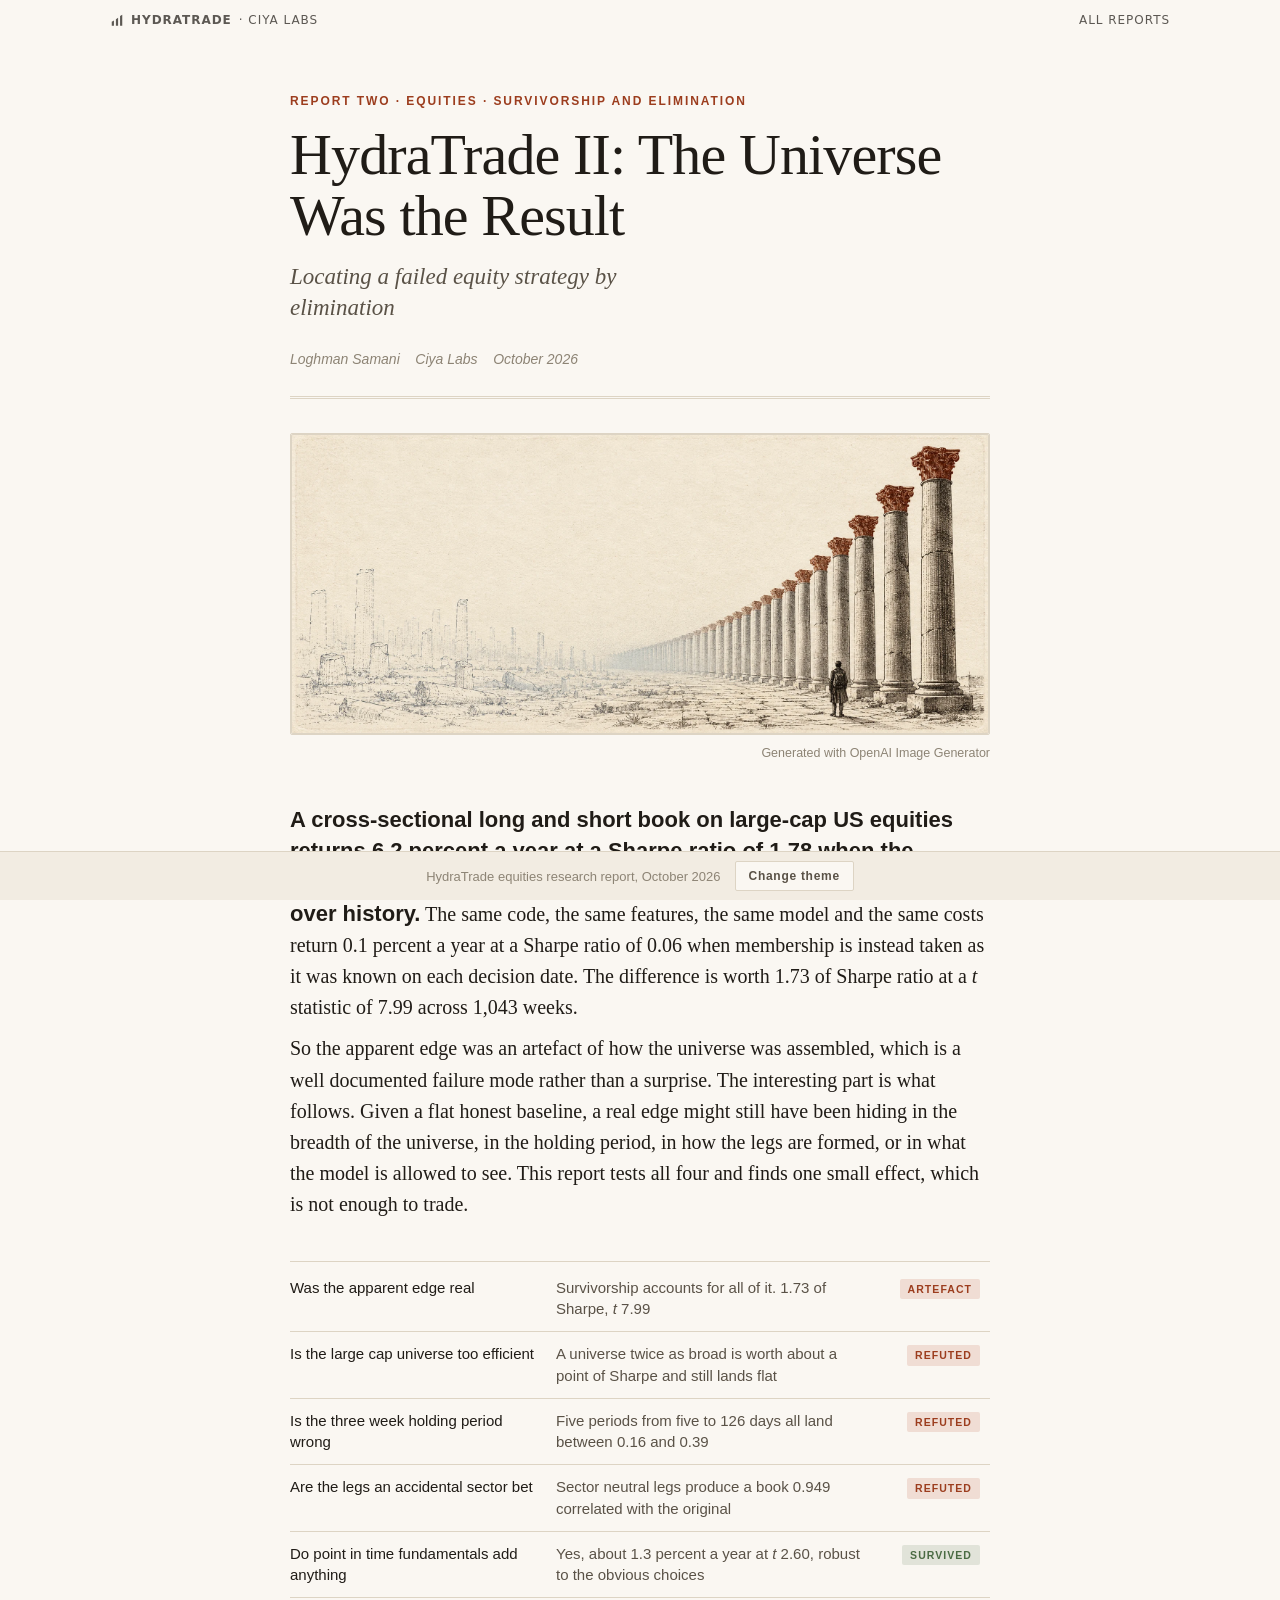
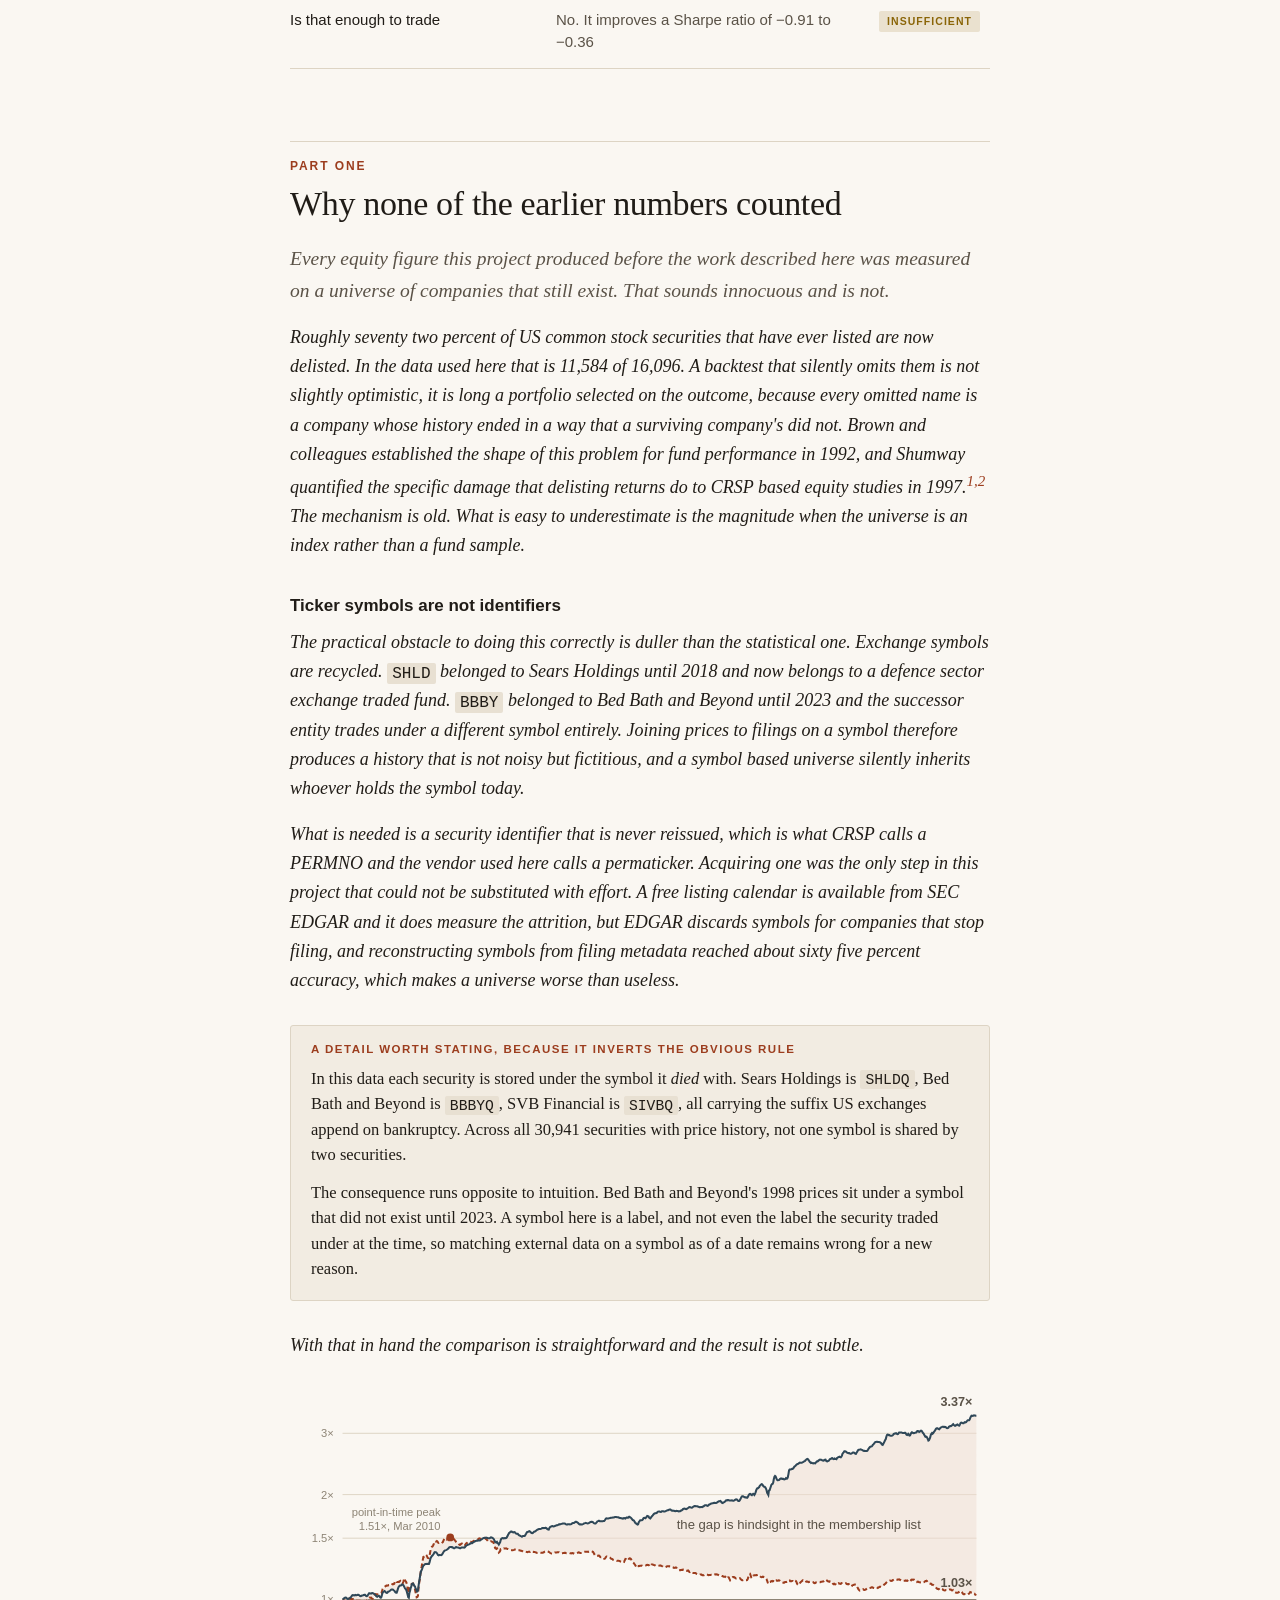
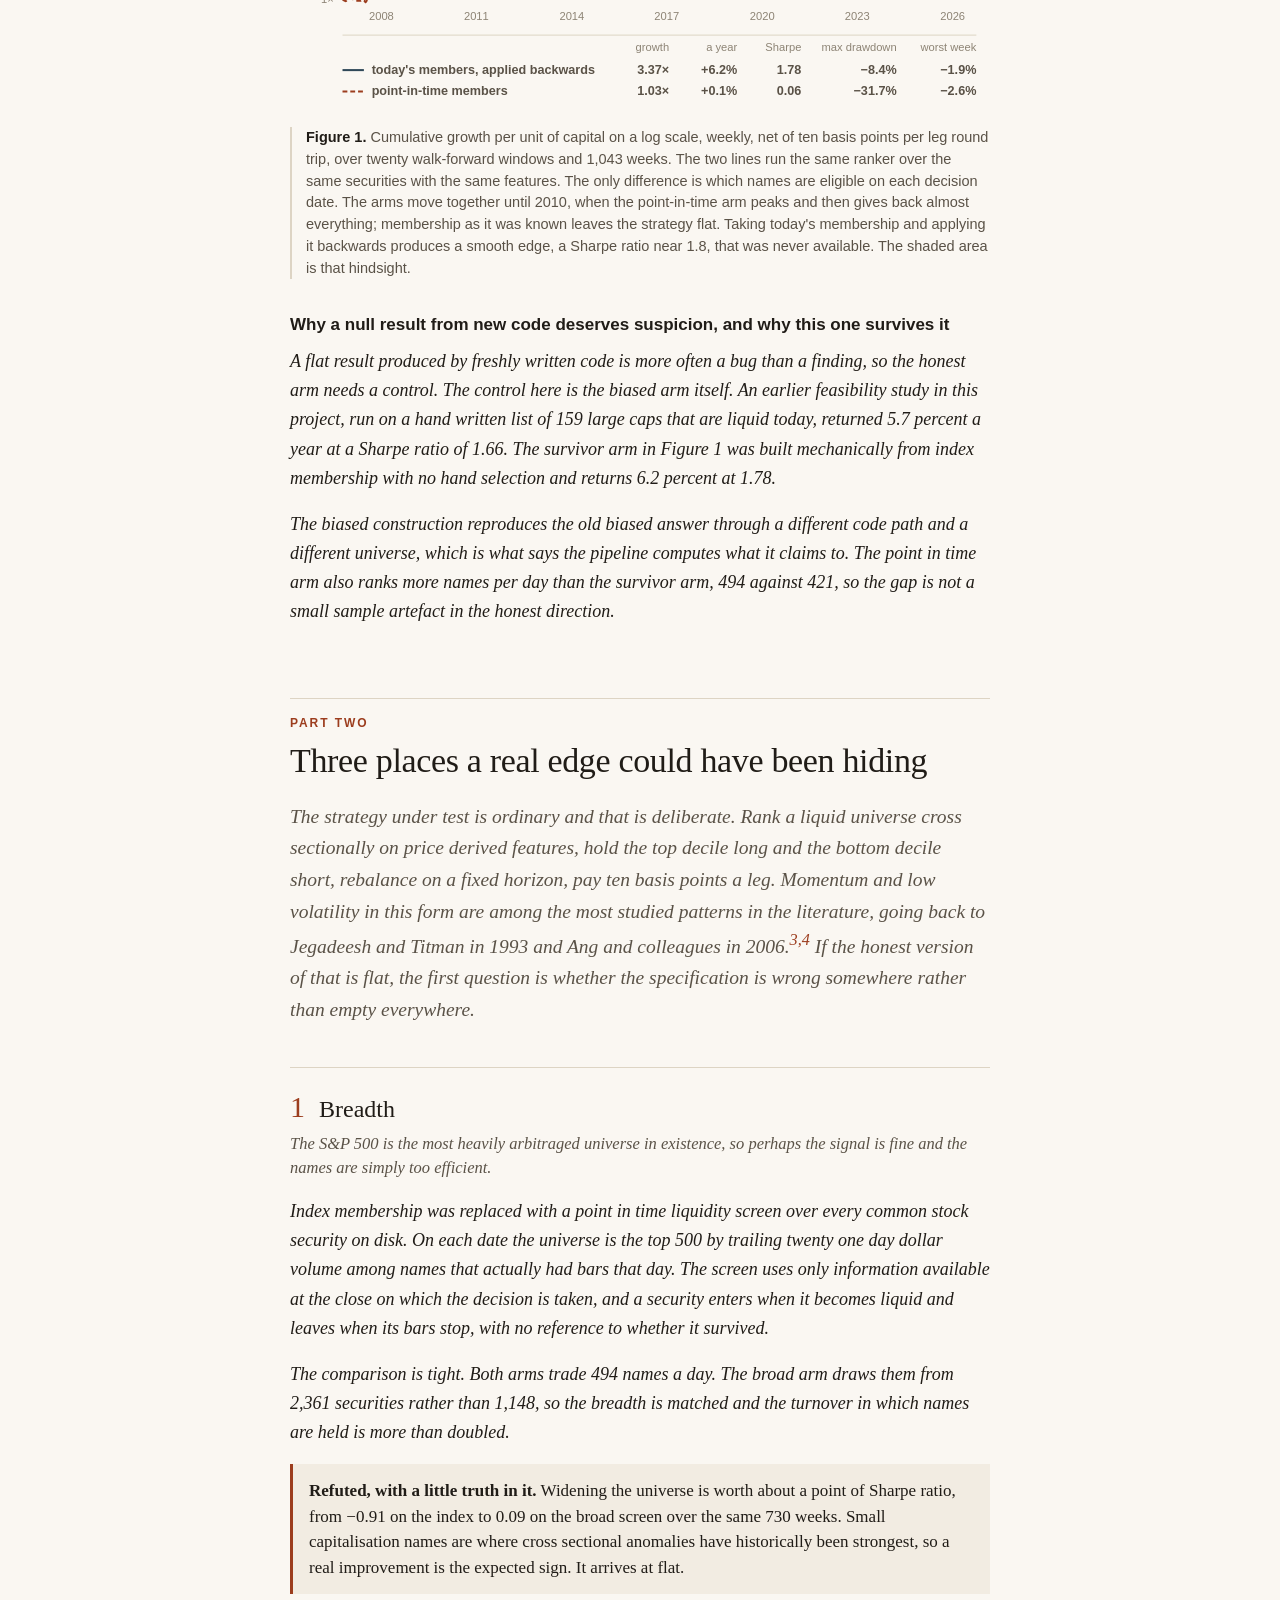
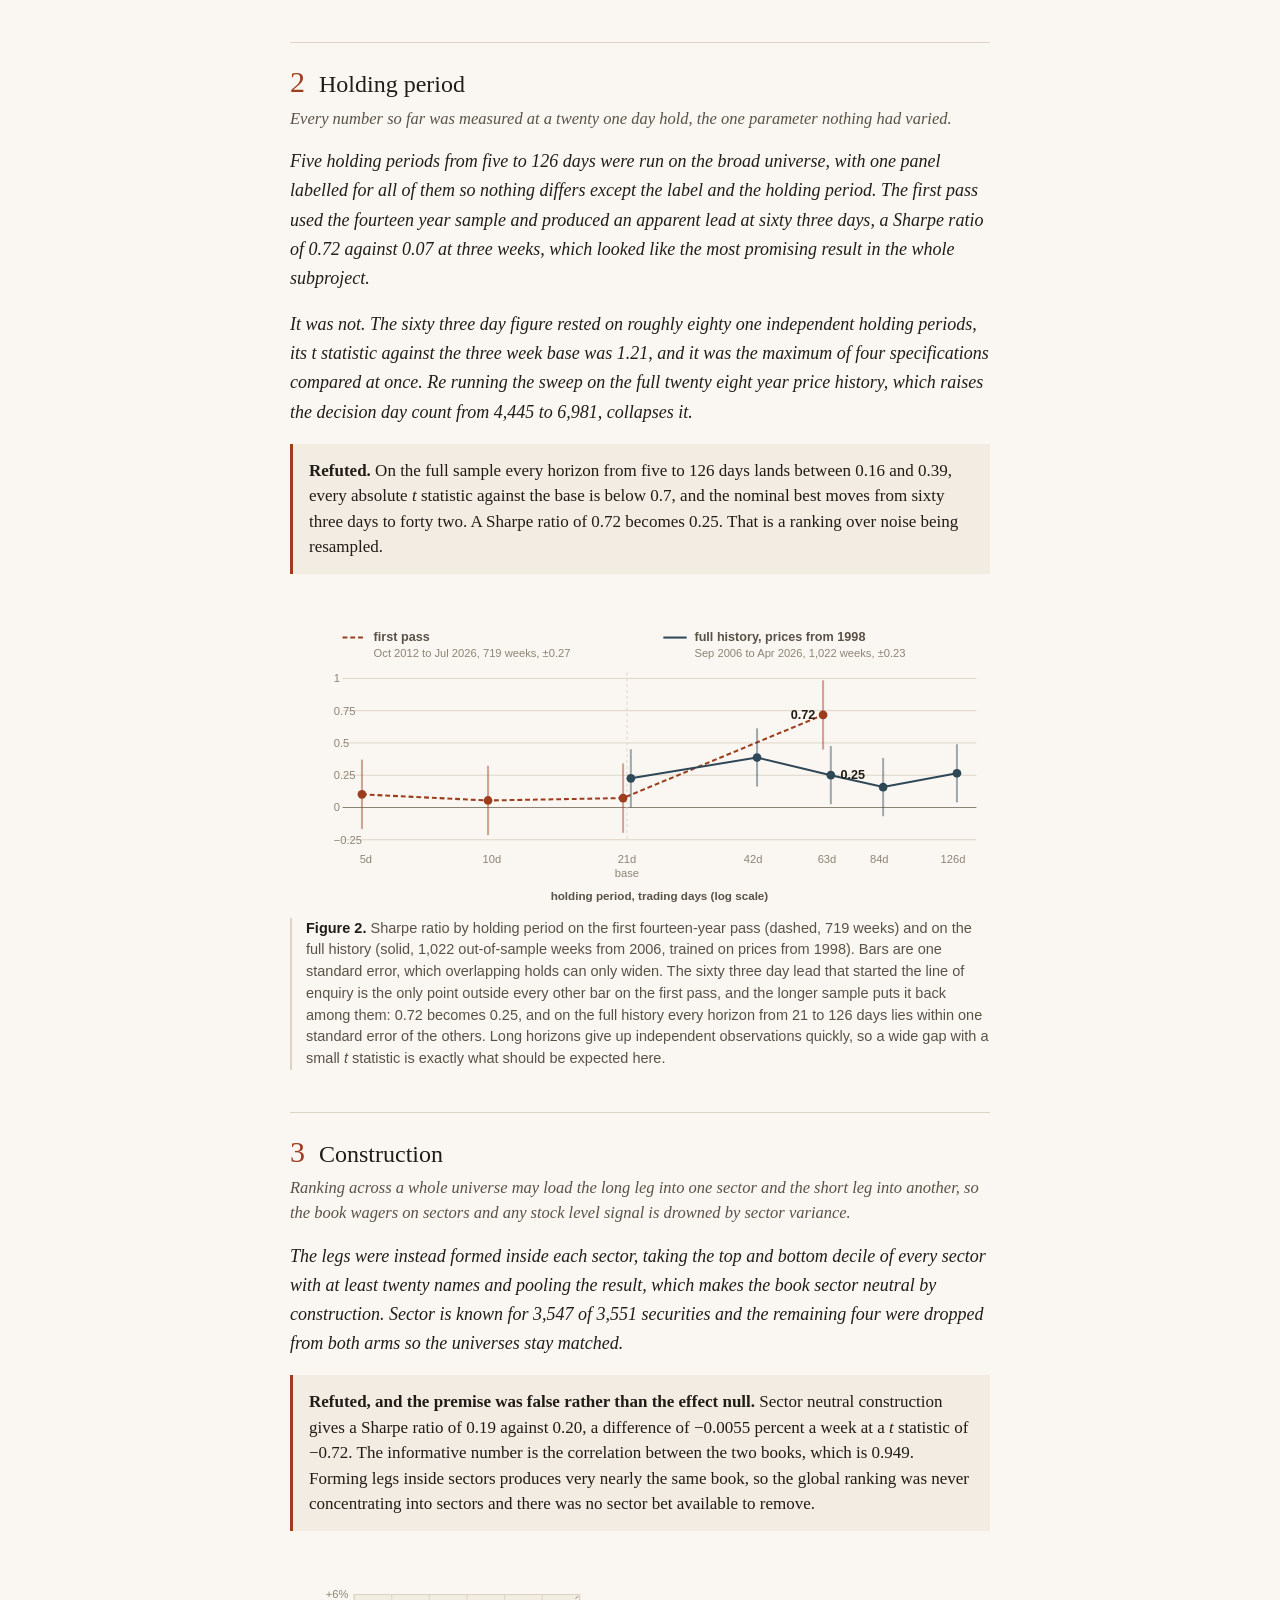
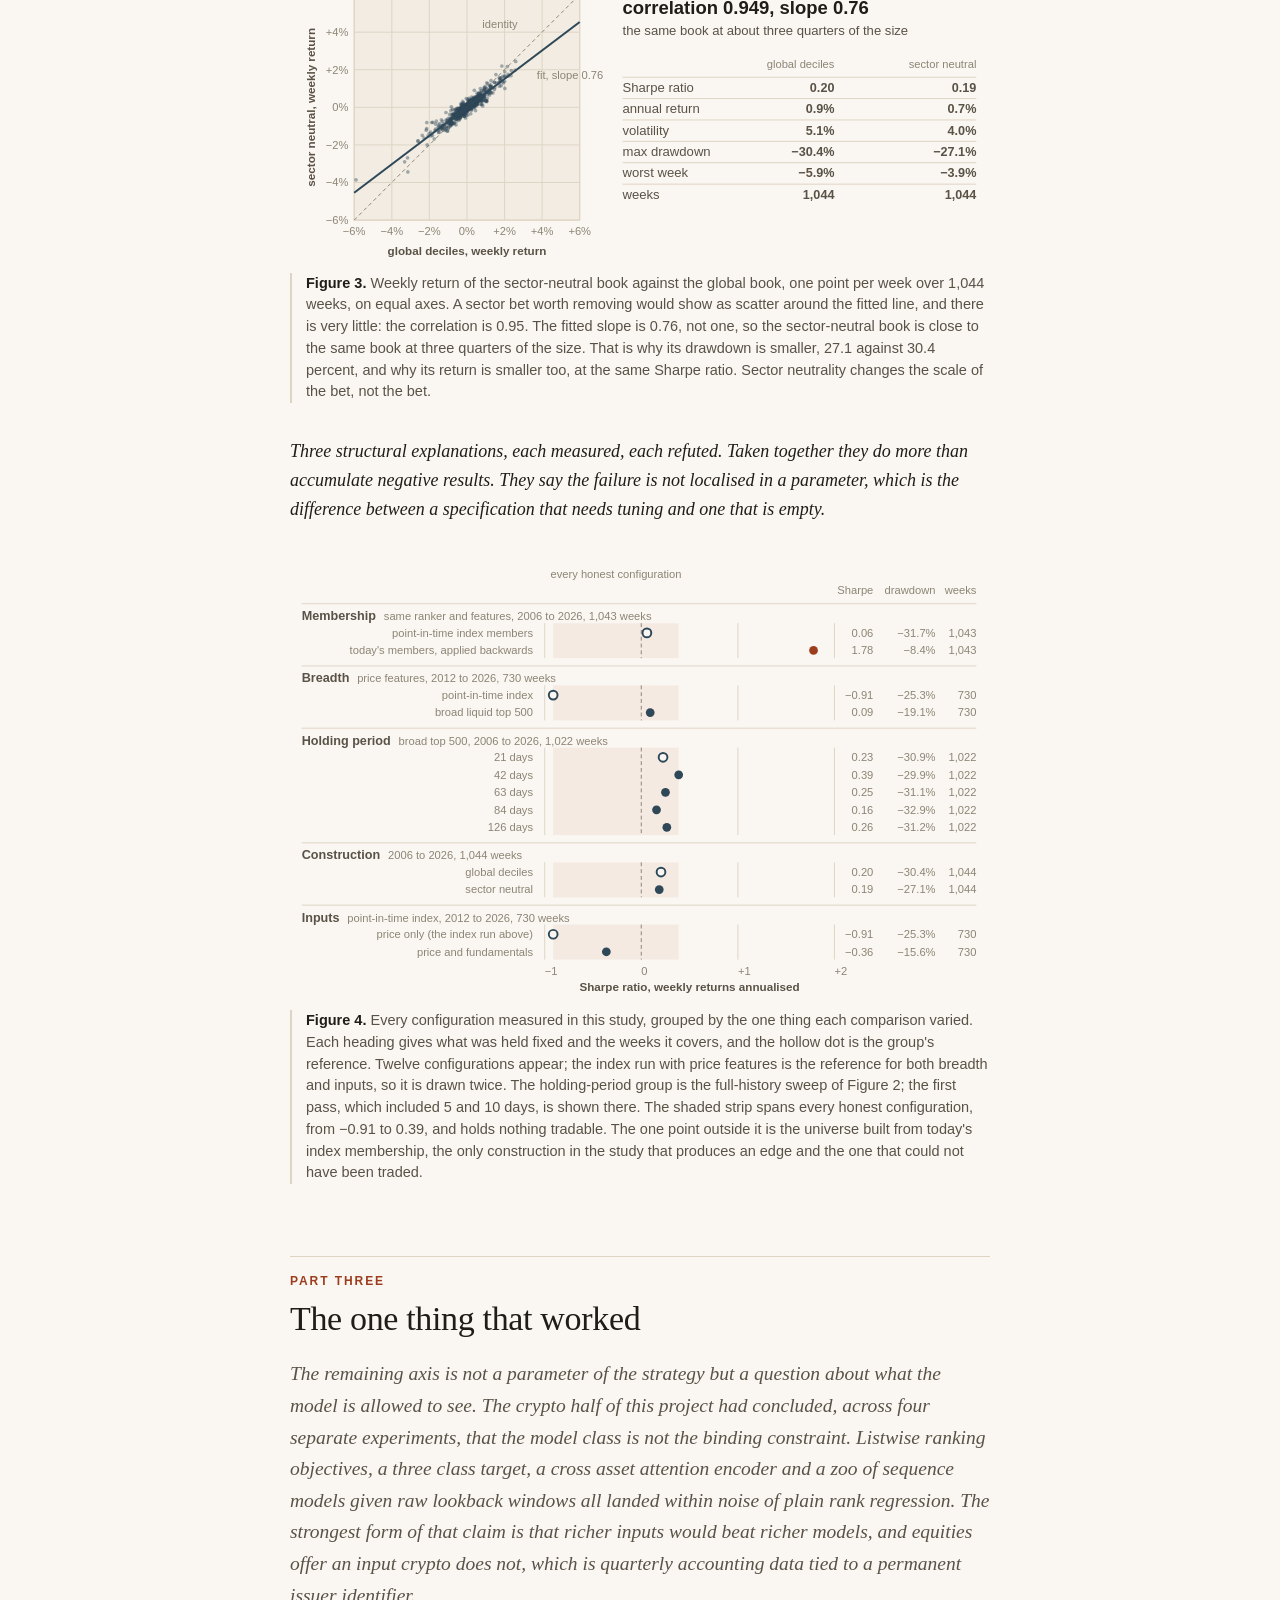
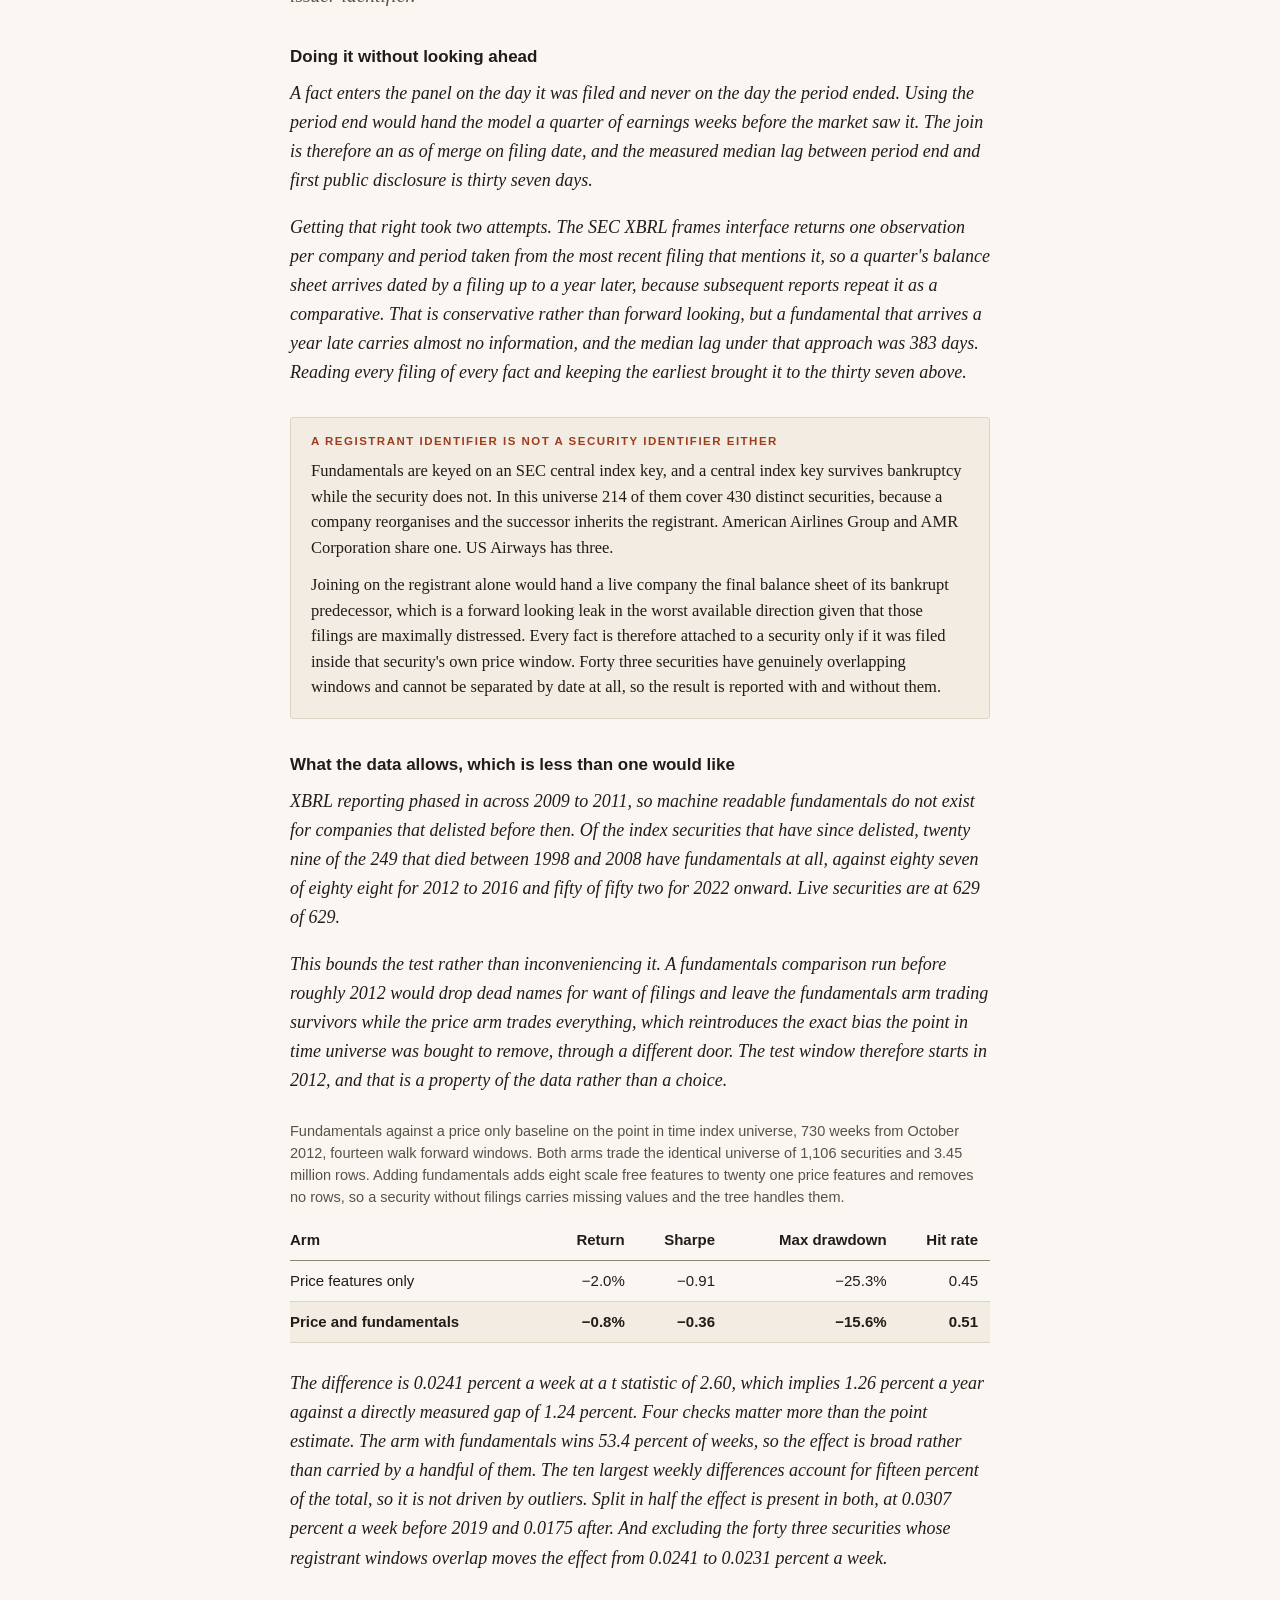
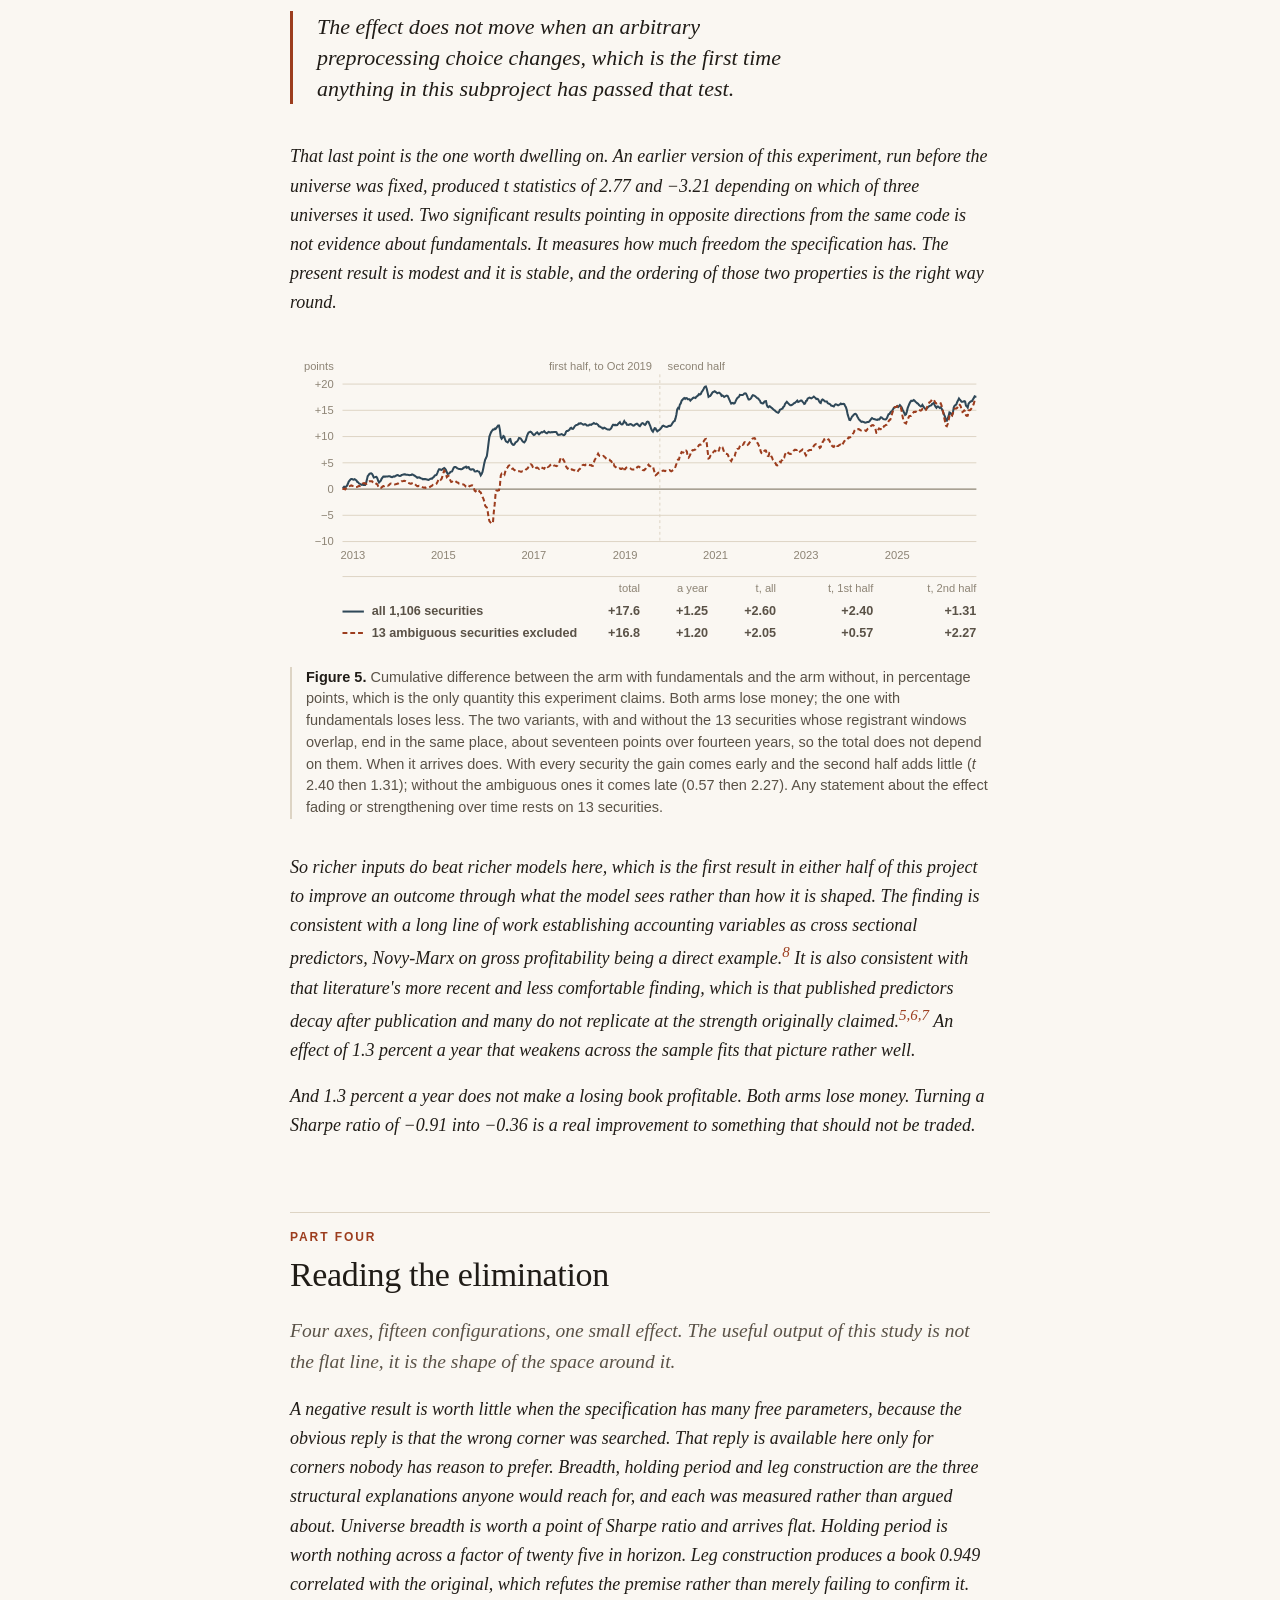
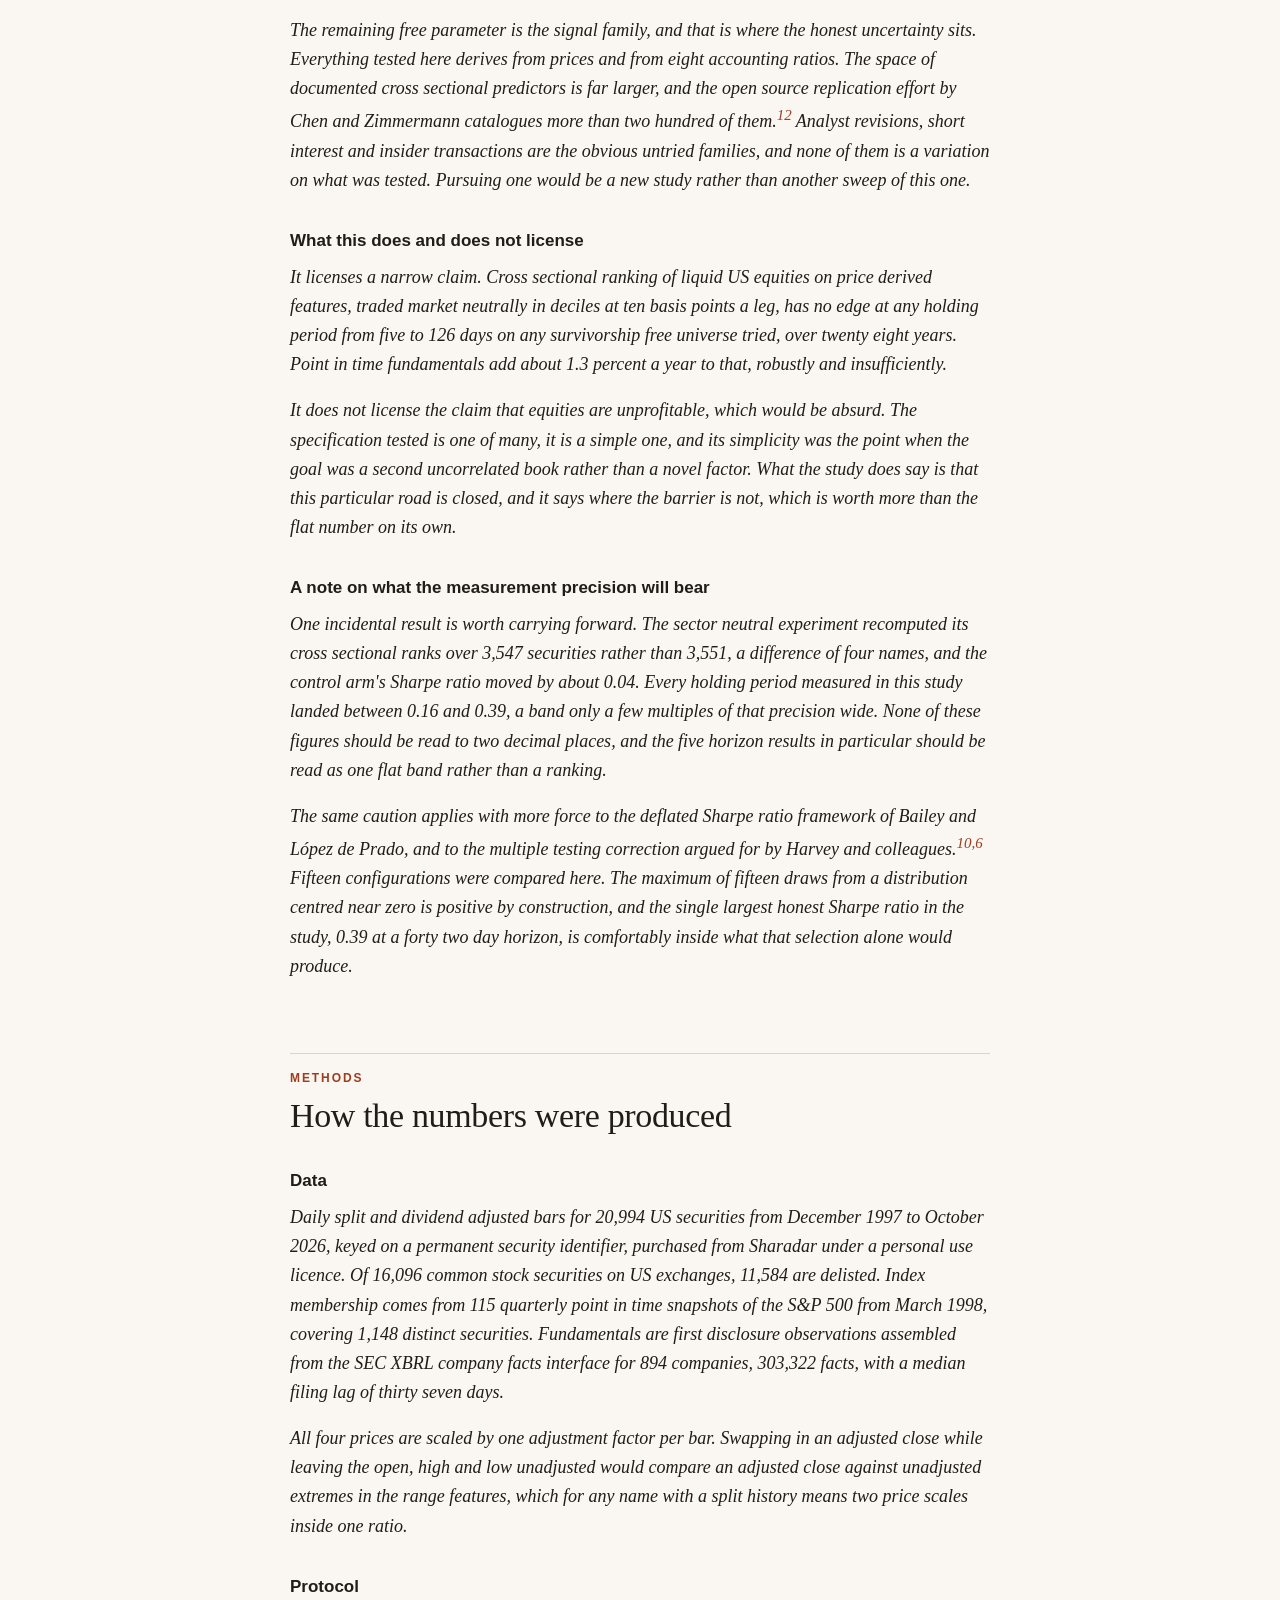
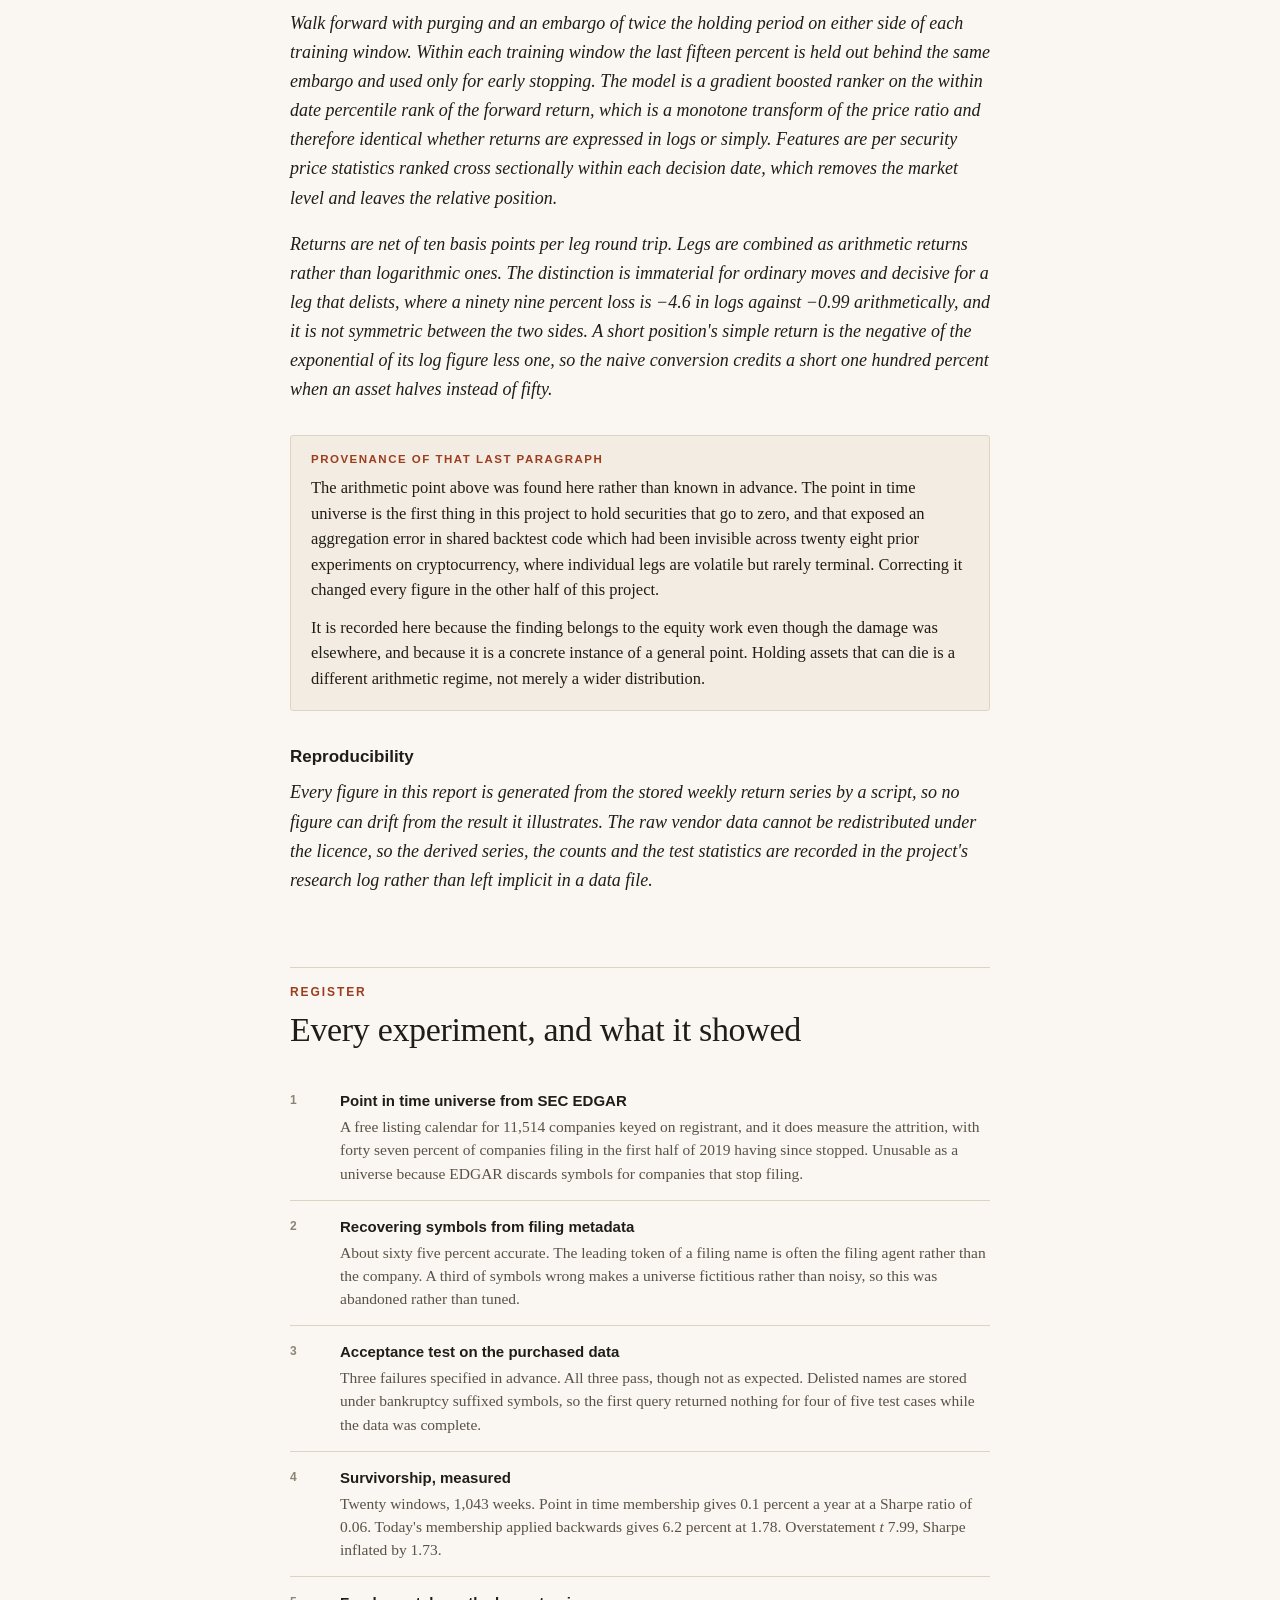
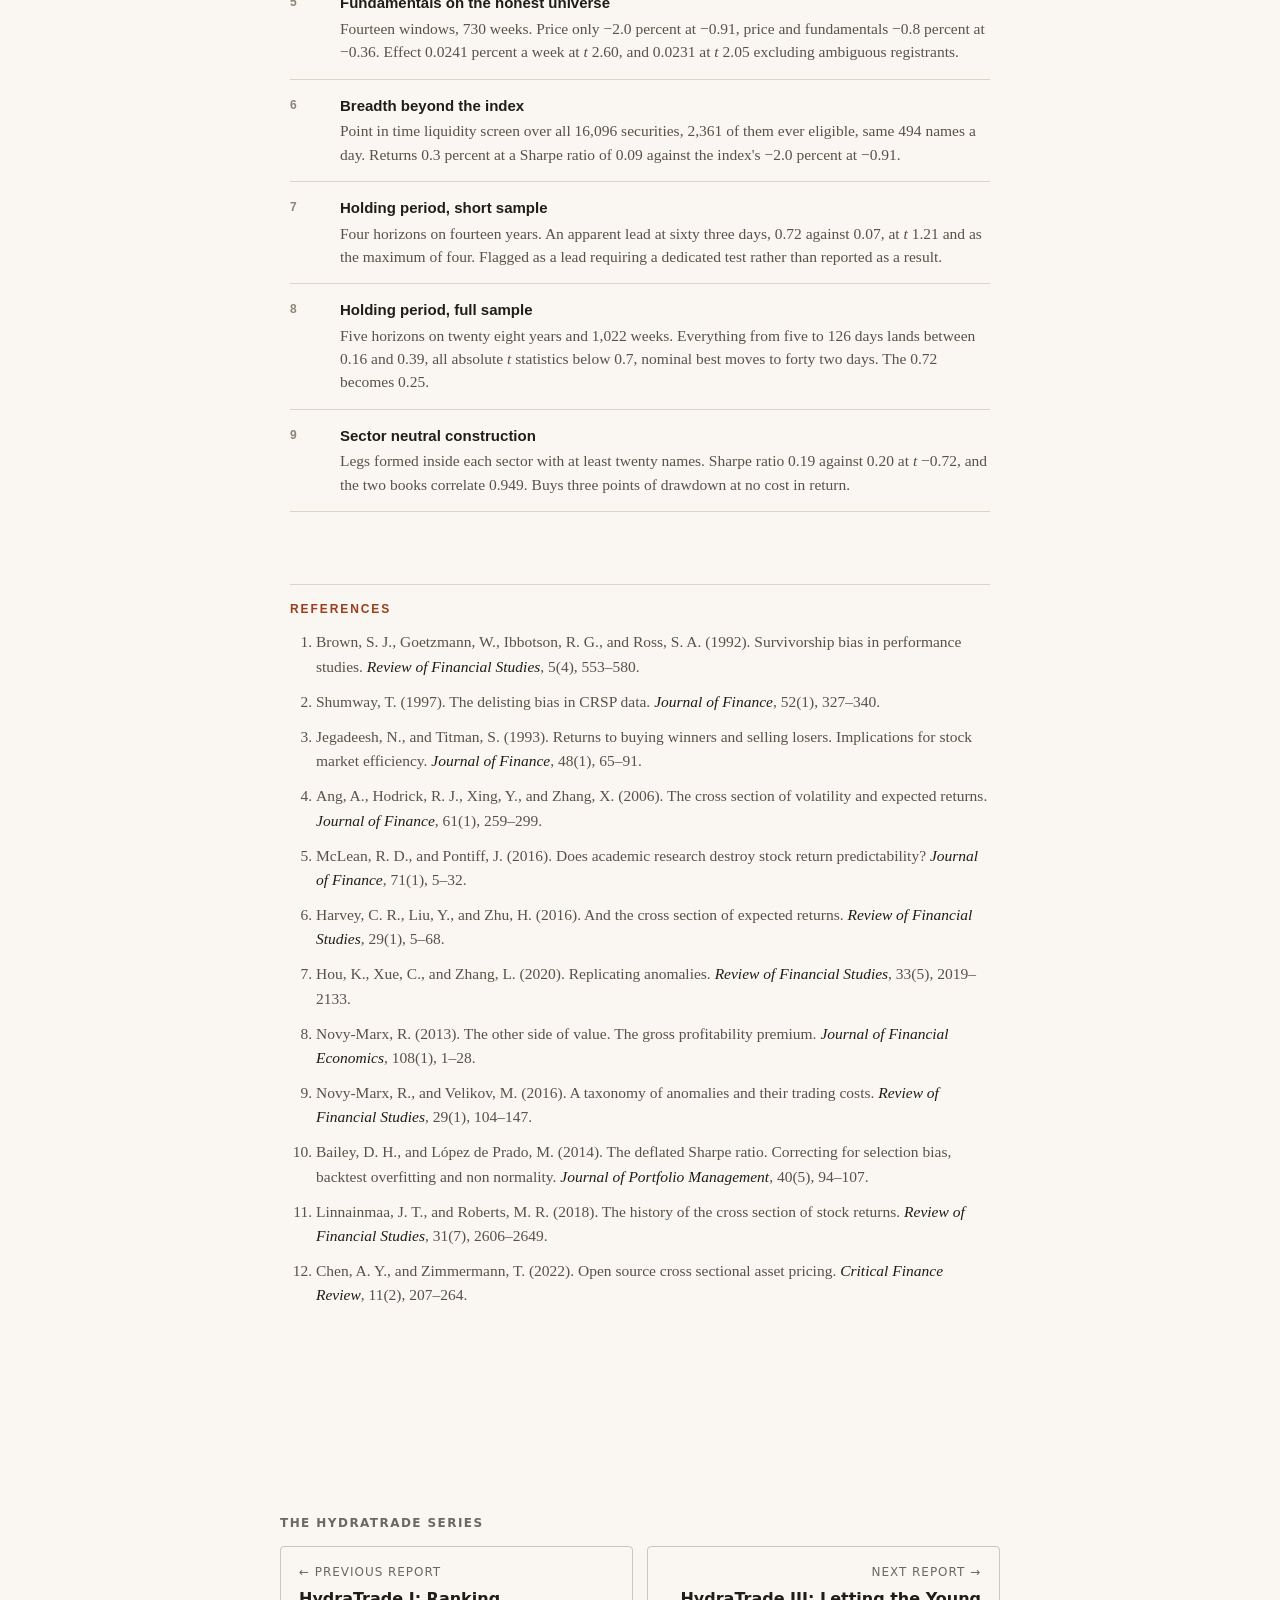
<file: ii/index.html>
<!doctype html>
<meta charset="utf-8">
<meta name="viewport" content="width=device-width,initial-scale=1">
<title>HydraTrade II. The Universe Was the Result</title>
<meta name="description" content="A cross-sectional equity ranking strategy loses its entire apparent edge to survivorship bias, and four axes of elimination fail to find a real one.">
<style>
:root{
  color-scheme:light;
  --paper:#faf7f2; --paper-2:#f2ece2; --paper-3:#e8e0d2;
  --ink:#201c17; --ink-2:#5a5247; --ink-3:#8d8475; --rule:#ddd4c4;
  --rust:#9c3d1e; --rust-soft:#f0ddd4;
  --slate:#2f4858; --moss:#4a6b43;
  --refuted:#9c3d1e; --survived:#4a6b43; --bounded:#8a6508;
  --serif:"Iowan Old Style","Palatino Linotype",Palatino,Georgia,"Times New Roman",serif;
  --sans:ui-sans-serif,-apple-system,"Segoe UI",Roboto,Helvetica,Arial,sans-serif;
  --mono:ui-monospace,"SFMono-Regular",Menlo,Consolas,monospace;
}
@media (prefers-color-scheme:dark){
  :root:not([data-theme=light]){
    color-scheme:dark;
    --paper:#16140f; --paper-2:#1f1c16; --paper-3:#2a251d;
    --ink:#ece6da; --ink-2:#b4ab9b; --ink-3:#7d7465; --rule:#342e24;
    --rust:#e08256; --rust-soft:#3a2117;
    --slate:#8fb3c7; --moss:#8fb183;
    --refuted:#e08256; --survived:#8fb183; --bounded:#d8aa3c;
  }
}
:root[data-theme=dark]{
  color-scheme:dark;
  --paper:#16140f; --paper-2:#1f1c16; --paper-3:#2a251d;
  --ink:#ece6da; --ink-2:#b4ab9b; --ink-3:#7d7465; --rule:#342e24;
  --rust:#e08256; --rust-soft:#3a2117;
  --slate:#8fb3c7; --moss:#8fb183;
  --refuted:#e08256; --survived:#8fb183; --bounded:#d8aa3c;
}
*{box-sizing:border-box}
body{
  margin:0; background:var(--paper); color:var(--ink);
  font:400 18px/1.62 var(--serif);
  -webkit-text-size-adjust:100%;
}
.wrap{max-width:732px; margin:0 auto; padding:0 16px 120px}
.col{max-width:none}

/* masthead */
header.mast{border-bottom:3px double var(--rule); padding:54px 0 26px; margin-bottom:34px}
.kicker{font:600 12px/1 var(--sans); letter-spacing:.16em; text-transform:uppercase;
  color:var(--rust); margin-bottom:18px}
h1{font:400 clamp(34px,6vw,58px)/1.05 var(--serif); margin:0 0 14px; letter-spacing:-.015em}
.sub{font:400 clamp(19px,2.4vw,23px)/1.36 var(--serif); color:var(--ink-2); font-style:italic;
  max-width:30ch; margin:0 0 26px}
.byline{font:400 14px/1.5 var(--sans); color:var(--ink-3)}
.byline b{color:var(--ink-2); font-weight:600}

/* hero */
figure.hero{margin:0 0 42px}
figure.hero picture,figure.hero img{display:block; width:100%; height:auto;
  border:1px solid var(--rule); border-radius:2px; background:var(--paper-2)}
figure.hero figcaption{font:400 12.5px/1.5 var(--sans); color:var(--ink-3);
  margin-top:9px; padding:0; border:0; text-align:right}

/* standfirst */
.stand{font:400 20px/1.56 var(--serif); margin:0 0 10px}
.stand .big{font-size:22px}

/* the ledger */
.ledger{border-top:1px solid var(--rule); border-bottom:1px solid var(--rule);
  margin:40px 0 46px; padding:4px 0}
.ledger table{width:100%; border-collapse:collapse; font:400 15px/1.45 var(--sans)}
.ledger td{padding:11px 10px 11px 0; border-bottom:1px solid var(--rule); vertical-align:baseline}
.ledger tr:last-child td{border-bottom:0}
.ledger td.q{color:var(--ink); width:38%}
.ledger td.a{color:var(--ink-2)}
.ledger td.v{width:104px; text-align:right}
.chip{display:inline-block; font:600 10.5px/1 var(--sans); letter-spacing:.1em;
  text-transform:uppercase; padding:5px 8px; border-radius:2px; white-space:nowrap}
.chip.r{color:var(--refuted); background:var(--rust-soft)}
.chip.s{color:var(--survived); background:color-mix(in srgb, var(--survived) 14%, transparent)}
.chip.b{color:var(--bounded); background:color-mix(in srgb, var(--bounded) 15%, transparent)}

/* parts and doors */
.part{margin:72px 0 0; padding-top:18px; border-top:1px solid var(--rule)}
.part > .num{font:600 12px/1 var(--sans); letter-spacing:.16em; text-transform:uppercase;
  color:var(--rust); display:block; margin-bottom:12px}
h2{font:400 clamp(26px,3.4vw,34px)/1.16 var(--serif); margin:0 0 20px; letter-spacing:-.01em}
h3{font:600 17px/1.4 var(--sans); margin:34px 0 10px; color:var(--ink)}
p{margin:0 0 17px}
.lede{font-size:19.5px; color:var(--ink-2)}

.door{margin:42px 0; padding:24px 0 6px; border-top:1px solid var(--rule)}
.door .mark{font:400 30px/1 var(--serif); color:var(--rust); margin-right:14px;
  font-variant-numeric:oldstyle-nums; vertical-align:-2px}
.door h3{margin:0 0 6px; font:400 24px/1.3 var(--serif); display:flex;
  align-items:baseline}
.door .claim{font:400 16.5px/1.5 var(--serif); font-style:italic; color:var(--ink-2);
  margin:0 0 16px}
.door .verdict{margin:14px 0 0; padding:14px 16px; background:var(--paper-2);
  border-left:3px solid var(--rust); font:400 17px/1.5 var(--serif)}
.door .verdict b{font-weight:600}

/* figures */
figure{margin:34px 0}
svg.fig{width:100%; height:auto; display:block}
figcaption{font:400 14.5px/1.5 var(--sans); color:var(--ink-2); margin-top:12px;
  padding-left:14px; border-left:2px solid var(--rule)}
figcaption b{color:var(--ink); font-weight:600}
.grid{stroke:var(--rule); stroke-width:1}
.axis{stroke:var(--ink-3); stroke-width:1.2}
.sep{stroke:var(--rule); stroke-width:1; stroke-dasharray:3 3}
.diag{stroke:var(--ink-3); stroke-width:1; stroke-dasharray:4 3}
.panel{fill:var(--paper-2); stroke:var(--rule)}
.band{fill:var(--rust-soft); opacity:.5}
.ser-a{fill:none; stroke:var(--slate); stroke-width:2.1}
.ser-b{fill:none; stroke:var(--rust); stroke-width:2.1; stroke-dasharray:5 3}
.dot{fill:var(--slate)} .dot-bias{fill:var(--rust)}
.pt-dot{fill:var(--slate); opacity:.42}
.tick{font:400 11.5px var(--sans); fill:var(--ink-3)}
.axlab{font:600 12px var(--sans); fill:var(--ink-2)}
.lab{font:600 13px var(--sans); fill:var(--ink-2)}
.pt{font:700 13px var(--sans); fill:var(--ink)}
.big{font:700 19px var(--sans); fill:var(--ink)}
.note{font:400 13.5px var(--sans); fill:var(--ink-2)}

/* tables */
table.data{width:100%; border-collapse:collapse;
  font:400 15px/1.45 var(--sans); margin:26px 0}
table.data caption{text-align:left; font:400 14.5px/1.5 var(--sans); color:var(--ink-2);
  padding-bottom:12px}
table.data th{text-align:left; font-weight:600; padding:9px 12px 9px 0;
  border-bottom:1.5px solid var(--ink-3); white-space:nowrap}
table.data td{padding:9px 12px 9px 0; border-bottom:1px solid var(--rule)}
table.data td.n,table.data th.n{text-align:right; font-variant-numeric:tabular-nums}
table.data tr.hl td{background:var(--paper-2); font-weight:600}
table.data tr.dim td{color:var(--ink-3)}

/* pull quote */
.pull{margin:38px 0; padding:0 0 0 24px; border-left:3px solid var(--rust);
  font:400 22px/1.42 var(--serif); color:var(--ink); max-width:48ch; font-style:italic}

/* notes */
.note-box{margin:30px 0; padding:18px 20px; background:var(--paper-2);
  border:1px solid var(--rule); border-radius:3px; font:400 16.5px/1.55 var(--serif)}
.note-box .h{font:600 11.5px/1 var(--sans); letter-spacing:.13em; text-transform:uppercase;
  color:var(--rust); display:block; margin-bottom:10px}
.note-box p{margin:0 0 12px} .note-box p:last-child{margin:0}

code{font:400 .89em var(--mono); background:var(--paper-3); padding:1.5px 5px; border-radius:2px}

/* register */
ol.reg{list-style:none; counter-reset:r; padding:0; margin:26px 0}
ol.reg li{counter-increment:r; display:grid; grid-template-columns:34px 1fr;
  gap:0 16px; padding:15px 0; border-bottom:1px solid var(--rule)}
ol.reg li::before{content:counter(r); font:600 12px/1.7 var(--sans); color:var(--ink-3)}
ol.reg .t{font:600 15px/1.45 var(--sans); margin-bottom:3px}
ol.reg .d{font:400 15.5px/1.5 var(--serif); color:var(--ink-2)}

ol.refs{font:400 15.5px/1.56 var(--serif); color:var(--ink-2); padding-left:26px}
ol.refs li{margin-bottom:11px}
ol.refs i{color:var(--ink)}

/* citation pop-ups: pointing at, focusing or tapping a superscript shows its reference */
.cite{color:var(--rust); cursor:pointer; border-radius:2px}
.cite:hover,.cite:focus-visible{text-decoration:underline; text-underline-offset:2px; outline:none}
.cite-tip{position:fixed; z-index:20; max-width:min(440px,calc(100vw - 32px));
  background:var(--paper-2); color:var(--ink); border:1px solid var(--rule); border-radius:4px;
  padding:10px 14px; font:400 14px/1.45 var(--sans); box-shadow:0 6px 20px rgba(0,0,0,.18)}
.cite-tip p{margin:0}
.cite-tip p+p{margin-top:8px}

/* theme bar */
.bar{position:fixed; left:0; right:0; bottom:0; background:var(--paper-2);
  border-top:1px solid var(--rule); padding:9px 16px; display:flex; gap:14px;
  align-items:center; justify-content:center; font:400 13px/1 var(--sans);
  color:var(--ink-3); z-index:9}
.bar button{font:600 12px/1 var(--sans); letter-spacing:.06em; color:var(--ink-2);
  background:var(--paper); border:1px solid var(--rule); border-radius:2px;
  padding:8px 13px; cursor:pointer}
.bar button:hover{color:var(--rust); border-color:var(--rust)}
@media (max-width:720px){
  body{font-size:17px} .wrap{padding:0 15px 110px}
  .door .mark{font-size:24px; margin-right:11px}
  .ledger td.q{width:auto} .ledger td.a{display:none}
  table.data{font-size:13.5px}
}
</style>

<link rel="canonical" href="https://hydratrade.ciyalabs.com/ii/">
<link rel="icon" href="../assets/favicon.svg" type="image/svg+xml">
<style id="ht-series-style">
.ht-bar{font-style:normal;display:flex;justify-content:space-between;align-items:center;gap:16px;
  max-width:1100px;margin:0 auto;padding:12px 20px;font:500 12px/1.4 system-ui,-apple-system,"Segoe UI",sans-serif;
  letter-spacing:.08em;text-transform:uppercase}
.ht-bar a{color:inherit;text-decoration:none;opacity:.72}
.ht-bar a:first-child{display:inline-flex;align-items:center;gap:7px}
.ht-mark{width:14px;height:14px;flex:none}
.ht-bar a:hover{opacity:1}
.ht-bar b{font-weight:600;opacity:1}
.ht-series{font-style:normal;max-width:760px;margin:72px auto 120px;padding:0 20px;font-family:system-ui,-apple-system,"Segoe UI",sans-serif}
.ht-series h2{font-family:inherit;font-size:12px;font-weight:600;line-height:1.4;letter-spacing:.12em;text-transform:uppercase;opacity:.65;margin:0 0 14px}
.ht-series .ht-nav{display:grid;grid-template-columns:1fr 1fr;gap:14px}
.ht-series a.ht-card{display:block;padding:16px 18px;color:inherit;text-decoration:none;
  border:1px solid color-mix(in srgb,currentColor 22%,transparent);border-radius:4px;transition:border-color .2s}
.ht-series a.ht-card:hover{border-color:currentColor}
.ht-series .ht-dir{display:block;font-size:12px;letter-spacing:.08em;text-transform:uppercase;opacity:.65;margin-bottom:6px}
.ht-series .ht-t{display:block;font-size:16px;line-height:1.35;font-weight:600}
.ht-series .ht-next{text-align:right;grid-column:2}
.ht-series .ht-all{display:inline-block;margin-top:18px;color:inherit;font-size:14px;opacity:.75}
.ht-series .ht-all:hover{opacity:1}
.ht-series .ht-note{margin-top:22px;font-size:12px;line-height:1.6;opacity:.6}
@media (max-width:620px){.ht-series .ht-nav{grid-template-columns:1fr}.ht-series .ht-next{grid-column:1;text-align:left}}
</style>
<nav class="ht-bar" aria-label="HydraTrade series"><a href="../"><svg class="ht-mark" viewBox="0 0 64 64" aria-hidden="true"><path fill="currentColor" d="M8 58V40l10-6v24zM27 58V28l10-6v36zM46 58V14l10-6v50z"/></svg><b>HydraTrade</b> &middot; Ciya Labs</a><a href="../#reports">All reports</a></nav>
<div class="wrap">

<header class="mast">
  <div class="kicker">Report two · equities · survivorship and elimination</div>
  <h1>HydraTrade II: The Universe Was the Result</h1>
  <p class="sub">Locating a failed equity strategy by elimination</p>
  <div class="byline"><span><i>Loghman Samani<i></span>&nbsp;&nbsp;&nbsp;&nbsp;<space><span><i>Ciya Labs<i></span>&nbsp;&nbsp;&nbsp;&nbsp;<span><i>October 2026<i></span></div>
</header>

<figure class="hero">
  <picture>
    <source srcset="header.webp" type="image/webp">
    <img src="header.jpg" alt="An engraving of a long colonnade receding into haze. The
      columns on the right stand intact with terracotta capitals that trace a rising line.
      Most of the colonnade, to the left, is fallen and drawn so faintly it almost
      disappears. A single small figure stands at the near end, facing only the part that
      is still standing." width="1916" height="821">
  </picture>
  <figcaption>Generated with OpenAI Image Generator</figcaption>
</figure>

<div class="col">
<p class="stand"><span class="big">A cross-sectional long and short book on large-cap
US equities returns 6.2 percent a year at a Sharpe ratio of 1.78 when the tradable universe
is today's index membership applied backwards over history.</span> The same code, the same
features, the same model and the same costs return 0.1 percent a year at a Sharpe ratio of
0.06 when membership is instead taken as it was known on each decision date. The difference
is worth 1.73 of Sharpe ratio at a <i>t</i> statistic of 7.99 across 1,043 weeks.</p>

<p class="stand">So the apparent edge was an artefact of how the universe was assembled, which
is a well documented failure mode rather than a surprise. The interesting part is what follows.
Given a flat honest baseline, a real edge might still have been hiding in the breadth of the
universe, in the holding period, in how the legs are formed, or in what the model is allowed to
see. This report tests all four and finds one small effect, which is not enough to trade.</p>
</div>

<div class="ledger">
<table>
<tr><td class="q">Was the apparent edge real</td>
    <td class="a">Survivorship accounts for all of it. 1.73 of Sharpe, <i>t</i> 7.99</td>
    <td class="v"><span class="chip r">artefact</span></td></tr>
<tr><td class="q">Is the large cap universe too efficient</td>
    <td class="a">A universe twice as broad is worth about a point of Sharpe and still lands flat</td>
    <td class="v"><span class="chip r">refuted</span></td></tr>
<tr><td class="q">Is the three week holding period wrong</td>
    <td class="a">Five periods from five to 126 days all land between 0.16 and 0.39</td>
    <td class="v"><span class="chip r">refuted</span></td></tr>
<tr><td class="q">Are the legs an accidental sector bet</td>
    <td class="a">Sector neutral legs produce a book 0.949 correlated with the original</td>
    <td class="v"><span class="chip r">refuted</span></td></tr>
<tr><td class="q">Do point in time fundamentals add anything</td>
    <td class="a">Yes, about 1.3 percent a year at <i>t</i> 2.60, robust to the obvious choices</td>
    <td class="v"><span class="chip s">survived</span></td></tr>
<tr><td class="q">Is that enough to trade</td>
    <td class="a">No. It improves a Sharpe ratio of &minus;0.91 to &minus;0.36</td>
    <td class="v"><span class="chip b">insufficient</span></td></tr>
</table>
</div>

<section class="part">
<span class="num">Part one</span>
<h2>Why none of the earlier numbers counted</h2>

<div class="col">
<p class="lede">Every equity figure this project produced before the work described here was
measured on a universe of companies that still exist. That sounds innocuous and is not.</p>

<p>Roughly seventy two percent of US common stock securities that have ever listed are now
delisted. In the data used here that is 11,584 of 16,096. A backtest that silently omits them
is not slightly optimistic, it is long a portfolio selected on the outcome, because every
omitted name is a company whose history ended in a way that a surviving company's did not.
Brown and colleagues established the shape of this problem for fund performance in 1992, and
Shumway quantified the specific damage that delisting returns do to CRSP based equity studies
in 1997.<sup>1,2</sup> The mechanism is old. What is easy to underestimate is the magnitude
when the universe is an index rather than a fund sample.</p>

<h3>Ticker symbols are not identifiers</h3>

<p>The practical obstacle to doing this correctly is duller than the statistical one. Exchange
symbols are recycled. <code>SHLD</code> belonged to Sears Holdings until 2018 and now belongs
to a defence sector exchange traded fund. <code>BBBY</code> belonged to Bed Bath and Beyond
until 2023 and the successor entity trades under a different symbol entirely. Joining prices
to filings on a symbol therefore produces a history that is not noisy but fictitious, and a
symbol based universe silently inherits whoever holds the symbol today.</p>

<p>What is needed is a security identifier that is never reissued, which is what CRSP calls a
PERMNO and the vendor used here calls a permaticker. Acquiring one was the only step in this
project that could not be substituted with effort. A free listing calendar is available from
SEC EDGAR and it does measure the attrition, but EDGAR discards symbols for companies that
stop filing, and reconstructing symbols from filing metadata reached about sixty five percent
accuracy, which makes a universe worse than useless.</p>

<div class="note-box">
<span class="h">A detail worth stating, because it inverts the obvious rule</span>
<p>In this data each security is stored under the symbol it <i>died</i> with. Sears Holdings is
<code>SHLDQ</code>, Bed Bath and Beyond is <code>BBBYQ</code>, SVB Financial is
<code>SIVBQ</code>, all carrying the suffix US exchanges append on bankruptcy. Across all
30,941 securities with price history, not one symbol is shared by two securities.</p>
<p>The consequence runs opposite to intuition. Bed Bath and Beyond's 1998 prices sit under a
symbol that did not exist until 2023. A symbol here is a label, and not even the label the
security traded under at the time, so matching external data on a symbol as of a date remains
wrong for a new reason.</p>
</div>

<p>With that in hand the comparison is straightforward and the result is not subtle.</p>
</div>

<figure>
<svg viewBox="0 0 720 330" class="fig" role="img" aria-label="Cumulative growth of the same ranker on point-in-time index membership and on today's membership applied backwards, with the gap between them shaded and a table of statistics">
<line class="axis" x1="54" x2="706" y1="211.4" y2="211.4"/><text class="tick" x="45" y="215.4" text-anchor="end">1&#215;</text>
<line class="grid" x1="54" x2="706" y1="148.3" y2="148.3"/><text class="tick" x="45" y="152.3" text-anchor="end">1.5&#215;</text>
<line class="grid" x1="54" x2="706" y1="103.5" y2="103.5"/><text class="tick" x="45" y="107.5" text-anchor="end">2&#215;</text>
<line class="grid" x1="54" x2="706" y1="40.4" y2="40.4"/><text class="tick" x="45" y="44.4" text-anchor="end">3&#215;</text>
<polygon class="band" points="54.0,211.2 54.6,211.0 55.3,210.4 55.9,209.9 56.5,209.6 57.1,209.4 57.8,209.6 58.4,210.2 59.0,210.7 59.6,210.9 60.3,210.7 60.9,210.3 61.5,210.0 62.1,209.3 62.8,208.8 63.4,207.9 64.0,207.1 64.6,206.8 65.3,207.0 65.9,207.2 66.5,207.0 67.1,206.7 67.8,206.9 68.4,206.9 69.0,206.7 69.6,206.5 70.3,206.5 70.9,206.8 71.5,207.3 72.1,207.8 72.8,208.0 73.4,207.6 74.0,207.3 74.6,207.2 75.3,207.0 75.9,206.7 76.5,206.6 77.2,206.6 77.8,207.2 78.4,207.8 79.0,207.9 79.7,207.5 80.3,206.5 80.9,205.7 81.5,204.9 82.2,205.1 82.8,205.1 83.4,205.3 84.0,204.9 84.7,204.7 85.3,204.8 85.9,205.2 86.5,205.6 87.2,206.2 87.8,206.6 88.4,207.6 89.0,208.2 89.7,208.6 90.3,208.2 90.9,207.8 91.5,207.7 92.2,208.2 92.8,209.3 93.4,209.6 94.0,208.8 94.7,206.3 95.3,204.4 95.9,203.6 96.5,203.1 97.2,202.6 97.8,203.2 98.4,203.8 99.1,204.6 99.7,204.7 100.3,204.2 100.9,203.3 101.6,203.1 102.2,202.8 102.8,202.4 103.4,201.9 104.1,201.2 104.7,201.0 105.3,201.0 105.9,201.3 106.6,201.9 107.2,202.3 107.8,203.0 108.4,204.0 109.1,204.4 109.7,204.4 110.3,202.8 110.9,200.7 111.6,198.7 112.2,197.8 112.8,197.2 113.4,197.0 114.1,197.0 114.7,196.5 115.3,195.8 115.9,196.0 116.6,196.6 117.2,197.6 117.8,198.9 118.4,200.1 119.1,200.6 119.7,201.9 120.3,203.8 121.0,206.4 121.6,209.0 122.2,209.5 122.8,204.6 123.5,202.4 124.1,199.6 124.7,198.2 125.3,195.8 126.0,195.0 126.6,195.0 127.2,195.9 127.8,197.4 128.5,197.9 129.1,199.7 129.7,200.9 130.3,203.2 131.0,203.2 131.6,202.0 132.2,197.5 132.8,193.0 133.5,189.3 134.1,185.4 134.7,182.5 135.3,181.3 136.0,179.6 136.6,177.7 137.2,176.4 137.8,176.1 138.5,175.3 139.1,174.9 139.7,174.9 140.3,174.8 141.0,174.7 141.6,174.8 142.2,174.8 142.9,174.8 143.5,173.2 144.1,170.8 144.7,168.7 145.4,167.5 146.0,166.6 146.6,166.1 147.2,165.3 147.9,164.3 148.5,163.0 149.1,162.6 149.7,162.7 150.4,163.0 151.0,163.6 151.6,164.5 152.2,165.6 152.9,165.9 153.5,165.6 154.1,165.6 154.7,165.7 155.4,165.8 156.0,165.6 156.6,164.8 157.2,163.7 157.9,162.5 158.5,161.7 159.1,161.1 159.7,160.8 160.4,160.6 161.0,160.4 161.6,160.0 162.2,159.5 162.9,158.9 163.5,158.1 164.1,157.5 164.8,157.3 165.4,157.4 166.0,157.5 166.6,157.5 167.3,157.8 167.9,158.3 168.5,158.7 169.1,158.6 169.8,158.1 170.4,157.6 171.0,157.5 171.6,157.8 172.3,157.8 172.9,158.0 173.5,158.1 174.1,158.5 174.8,158.6 175.4,158.6 176.0,158.1 176.6,158.0 177.3,157.9 177.9,157.9 178.5,157.9 179.1,158.0 179.8,157.8 180.4,157.0 181.0,156.3 181.6,155.7 182.3,155.4 182.9,155.1 183.5,154.9 184.1,154.7 184.8,154.4 185.4,153.7 186.0,153.5 186.7,153.4 187.3,153.4 187.9,152.9 188.5,152.5 189.2,152.1 189.8,151.8 190.4,151.4 191.0,151.2 191.7,151.0 192.3,150.8 192.9,150.9 193.5,150.7 194.2,150.6 194.8,150.6 195.4,150.6 196.0,150.1 196.7,149.8 197.3,149.4 197.9,148.9 198.5,148.4 199.2,148.1 199.8,148.0 200.4,147.9 201.0,147.8 201.7,147.6 202.3,147.9 202.9,148.1 203.5,148.2 204.2,148.3 204.8,148.4 205.4,148.4 206.0,147.9 206.7,147.4 207.3,147.5 207.9,147.9 208.6,148.2 209.2,148.7 209.8,149.6 210.4,151.0 211.1,152.5 211.7,152.5 212.3,152.8 212.9,152.2 213.6,153.3 214.2,153.9 214.8,154.8 215.4,153.8 216.1,152.7 216.7,150.2 217.3,149.1 217.9,148.4 218.6,148.2 219.2,148.4 219.8,148.5 220.4,148.3 221.1,148.1 221.7,148.3 222.3,148.2 222.9,147.7 223.6,146.4 224.2,145.1 224.8,144.0 225.4,143.0 226.1,142.4 226.7,141.8 227.3,141.5 228.0,141.5 228.6,142.0 229.2,142.2 229.8,142.3 230.5,142.0 231.1,142.2 231.7,142.8 232.3,143.3 233.0,143.7 233.6,143.7 234.2,143.8 234.8,144.5 235.5,145.1 236.1,145.5 236.7,145.7 237.3,146.2 238.0,146.4 238.6,146.8 239.2,146.2 239.8,146.1 240.5,146.0 241.1,146.1 241.7,145.8 242.3,144.6 243.0,143.4 243.6,142.2 244.2,141.9 244.8,141.7 245.5,141.4 246.1,141.1 246.7,141.3 247.3,141.8 248.0,142.6 248.6,143.0 249.2,143.1 249.9,142.8 250.5,142.1 251.1,141.6 251.7,141.4 252.4,141.2 253.0,140.7 253.6,140.2 254.2,139.7 254.9,139.4 255.5,139.0 256.1,138.9 256.7,138.9 257.4,138.9 258.0,138.7 258.6,138.5 259.2,138.1 259.9,137.8 260.5,137.9 261.1,138.0 261.7,137.8 262.4,137.7 263.0,137.6 263.6,138.0 264.2,138.5 264.9,139.1 265.5,139.5 266.1,139.6 266.7,138.1 267.4,136.9 268.0,136.4 268.6,136.3 269.2,136.0 269.9,135.8 270.5,136.0 271.1,136.2 271.8,136.1 272.4,135.9 273.0,135.4 273.6,135.3 274.3,135.0 274.9,134.9 275.5,134.7 276.1,134.4 276.8,134.0 277.4,134.1 278.0,133.9 278.6,133.8 279.3,133.6 279.9,133.4 280.5,133.3 281.1,133.2 281.8,133.2 282.4,133.2 283.0,133.4 283.6,133.8 284.3,134.2 284.9,134.2 285.5,134.1 286.1,134.0 286.8,134.0 287.4,134.0 288.0,134.2 288.6,134.1 289.3,133.9 289.9,133.3 290.5,132.9 291.1,132.7 291.8,132.6 292.4,132.5 293.0,131.9 293.7,131.5 294.3,131.5 294.9,131.7 295.5,132.1 296.2,132.5 296.8,133.3 297.4,133.9 298.0,134.1 298.7,134.1 299.3,134.1 299.9,134.2 300.5,134.2 301.2,133.9 301.8,133.6 302.4,133.1 303.0,133.0 303.7,132.8 304.3,132.6 304.9,132.8 305.5,133.0 306.2,133.2 306.8,133.1 307.4,132.7 308.0,132.4 308.7,131.9 309.3,131.7 309.9,131.5 310.5,131.5 311.2,131.7 311.8,132.0 312.4,132.6 313.0,133.1 313.7,133.3 314.3,133.3 314.9,132.6 315.6,131.8 316.2,131.0 316.8,130.8 317.4,130.5 318.1,130.5 318.7,130.8 319.3,130.9 319.9,130.9 320.6,130.8 321.2,130.8 321.8,130.8 322.4,130.7 323.1,130.7 323.7,130.0 324.3,129.1 324.9,128.1 325.6,127.9 326.2,128.0 326.8,128.0 327.4,128.0 328.1,127.9 328.7,127.7 329.3,127.5 329.9,127.3 330.6,127.3 331.2,127.2 331.8,127.1 332.4,127.1 333.1,127.0 333.7,126.7 334.3,126.5 334.9,126.6 335.6,126.6 336.2,126.7 336.8,126.7 337.5,126.7 338.1,127.0 338.7,127.3 339.3,127.5 340.0,127.5 340.6,127.7 341.2,127.8 341.8,128.1 342.5,128.3 343.1,127.8 343.7,127.6 344.3,127.8 345.0,128.1 345.6,127.6 346.2,127.1 346.8,127.0 347.5,127.4 348.1,126.9 348.7,126.4 349.3,126.4 350.0,126.9 350.6,127.3 351.2,127.9 351.8,128.8 352.5,129.6 353.1,129.8 353.7,130.1 354.3,131.1 355.0,132.3 355.6,133.0 356.2,133.2 356.8,133.8 357.5,134.2 358.1,133.9 358.7,131.9 359.4,131.0 360.0,130.0 360.6,129.9 361.2,129.9 361.9,129.8 362.5,129.6 363.1,128.8 363.7,127.6 364.4,127.3 365.0,127.5 365.6,127.8 366.2,127.2 366.9,126.2 367.5,125.4 368.1,125.6 368.7,125.9 369.4,127.1 370.0,127.8 370.6,128.1 371.2,127.2 371.9,126.1 372.5,125.6 373.1,124.9 373.7,124.1 374.4,123.2 375.0,122.9 375.6,122.7 376.2,122.7 376.9,122.4 377.5,122.0 378.1,121.3 378.7,121.0 379.4,120.8 380.0,120.9 380.6,121.2 381.3,121.3 381.9,121.1 382.5,120.6 383.1,120.6 383.8,120.7 384.4,120.9 385.0,120.8 385.6,120.8 386.3,120.5 386.9,120.2 387.5,119.9 388.1,119.6 388.8,119.6 389.4,119.4 390.0,119.0 390.6,118.7 391.3,118.7 391.9,119.4 392.5,119.9 393.1,120.1 393.8,119.9 394.4,120.0 395.0,120.1 395.6,120.4 396.3,120.5 396.9,120.4 397.5,120.1 398.1,120.3 398.8,120.4 399.4,120.6 400.0,120.8 400.6,120.6 401.3,120.5 401.9,120.1 402.5,119.9 403.2,119.4 403.8,119.0 404.4,118.2 405.0,118.0 405.7,117.9 406.3,118.1 406.9,118.3 407.5,118.4 408.2,118.1 408.8,117.7 409.4,117.3 410.0,116.8 410.7,116.4 411.3,116.5 411.9,116.5 412.5,116.7 413.2,116.9 413.8,116.8 414.4,116.3 415.0,115.8 415.7,115.5 416.3,115.3 416.9,115.2 417.5,115.5 418.2,115.5 418.8,115.5 419.4,115.7 420.0,115.9 420.7,116.2 421.3,116.5 421.9,116.4 422.5,116.3 423.2,116.2 423.8,116.3 424.4,116.0 425.1,115.8 425.7,115.4 426.3,114.8 426.9,114.4 427.6,114.4 428.2,114.4 428.8,114.7 429.4,115.0 430.1,114.8 430.7,114.2 431.3,113.6 431.9,113.4 432.6,113.0 433.2,112.7 433.8,112.6 434.4,112.4 435.1,112.3 435.7,112.2 436.3,111.9 436.9,111.8 437.6,112.0 438.2,112.1 438.8,112.0 439.4,111.4 440.1,110.9 440.7,110.6 441.3,110.4 441.9,110.2 442.6,110.0 443.2,110.5 443.8,111.4 444.4,112.0 445.1,112.2 445.7,111.5 446.3,111.4 447.0,111.1 447.6,110.5 448.2,109.7 448.8,109.4 449.5,109.4 450.1,109.1 450.7,109.1 451.3,109.2 452.0,109.6 452.6,109.6 453.2,109.6 453.8,109.5 454.5,109.4 455.1,109.5 455.7,109.7 456.3,109.8 457.0,109.4 457.6,109.0 458.2,108.7 458.8,108.4 459.5,108.5 460.1,108.8 460.7,109.8 461.3,110.1 462.0,110.0 462.6,109.5 463.2,108.3 463.8,107.1 464.5,105.8 465.1,105.1 465.7,105.1 466.3,105.4 467.0,105.9 467.6,106.2 468.2,106.3 468.9,106.2 469.5,106.5 470.1,106.7 470.7,106.2 471.4,104.8 472.0,103.7 472.6,103.0 473.2,102.8 473.9,103.1 474.5,103.7 475.1,104.0 475.7,103.3 476.4,102.7 477.0,103.1 477.6,103.9 478.2,102.9 478.9,101.2 479.5,99.2 480.1,97.7 480.7,97.0 481.4,96.9 482.0,96.3 482.6,95.8 483.2,94.5 483.9,93.7 484.5,93.1 485.1,92.8 485.7,93.0 486.4,94.0 487.0,95.0 487.6,95.4 488.2,95.4 488.9,96.1 489.5,97.1 490.1,98.7 490.8,101.6 491.4,102.7 492.0,103.8 492.6,99.4 493.3,99.0 493.9,97.2 494.5,95.4 495.1,93.6 495.8,92.6 496.4,92.4 497.0,91.2 497.6,87.7 498.3,85.0 498.9,84.3 499.5,84.7 500.1,86.2 500.8,88.0 501.4,88.7 502.0,88.7 502.6,88.6 503.3,88.3 503.9,87.4 504.5,87.1 505.1,86.8 505.8,87.3 506.4,87.4 507.0,87.1 507.6,87.6 508.3,87.9 508.9,87.8 509.5,87.4 510.1,86.5 510.8,87.0 511.4,86.9 512.0,85.7 512.7,82.4 513.3,78.6 513.9,77.7 514.5,77.7 515.2,77.6 515.8,77.3 516.4,77.0 517.0,77.0 517.7,76.5 518.3,75.5 518.9,74.6 519.5,74.2 520.2,73.7 520.8,72.8 521.4,72.5 522.0,72.0 522.7,71.7 523.3,71.4 523.9,70.9 524.5,70.6 525.2,70.7 525.8,70.7 526.4,70.7 527.0,70.3 527.7,70.1 528.3,69.6 528.9,69.3 529.5,69.0 530.2,68.2 530.8,67.7 531.4,67.1 532.0,66.8 532.7,67.0 533.3,67.7 533.9,68.6 534.6,69.8 535.2,70.3 535.8,70.9 536.4,70.6 537.1,71.1 537.7,71.3 538.3,71.4 538.9,71.1 539.6,71.2 540.2,71.3 540.8,70.5 541.4,69.8 542.1,69.2 542.7,69.3 543.3,68.8 543.9,68.3 544.6,67.7 545.2,67.4 545.8,67.5 546.4,67.7 547.1,68.0 547.7,68.3 548.3,68.4 548.9,68.6 549.6,68.0 550.2,67.6 550.8,67.5 551.4,68.7 552.1,69.2 552.7,69.3 553.3,68.9 554.0,68.8 554.6,68.0 555.2,67.1 555.8,66.8 556.5,66.6 557.1,66.1 557.7,66.0 558.3,66.6 559.0,67.0 559.6,66.8 560.2,66.4 560.8,66.8 561.5,66.8 562.1,67.1 562.7,65.9 563.3,65.5 564.0,64.9 564.6,64.7 565.2,64.5 565.8,65.0 566.5,65.2 567.1,64.5 567.7,63.4 568.3,61.4 569.0,60.5 569.6,59.8 570.2,58.9 570.8,58.9 571.5,59.1 572.1,59.4 572.7,60.1 573.3,60.4 574.0,60.6 574.6,60.8 575.2,60.7 575.9,61.3 576.5,61.4 577.1,61.5 577.7,61.2 578.4,60.6 579.0,60.1 579.6,60.1 580.2,60.4 580.9,61.0 581.5,61.5 582.1,61.6 582.7,60.5 583.4,59.3 584.0,58.3 584.6,57.6 585.2,57.4 585.9,57.2 586.5,57.0 587.1,56.9 587.7,57.2 588.4,57.5 589.0,57.9 589.6,58.3 590.2,58.5 590.9,58.4 591.5,58.5 592.1,58.7 592.7,58.7 593.4,58.7 594.0,58.2 594.6,57.2 595.2,56.1 595.9,55.3 596.5,54.6 597.1,54.1 597.8,53.9 598.4,53.8 599.0,53.1 599.6,52.2 600.3,51.6 600.9,50.8 601.5,50.0 602.1,49.4 602.8,49.3 603.4,49.2 604.0,49.1 604.6,49.3 605.3,49.4 605.9,49.4 606.5,49.5 607.1,49.8 607.8,50.4 608.4,51.3 609.0,52.2 609.6,52.4 610.3,51.3 610.9,49.9 611.5,48.8 612.1,47.5 612.8,46.3 613.4,43.9 614.0,42.2 614.6,41.7 615.3,41.8 615.9,42.3 616.5,42.2 617.1,42.7 617.8,42.9 618.4,42.9 619.0,43.0 619.7,42.7 620.3,42.0 620.9,41.2 621.5,40.8 622.2,40.6 622.8,40.5 623.4,40.3 624.0,40.8 624.7,41.3 625.3,41.2 625.9,40.4 626.5,39.6 627.2,39.6 627.8,39.6 628.4,39.6 629.0,39.7 629.7,39.9 630.3,40.0 630.9,40.1 631.5,40.0 632.2,39.8 632.8,39.9 633.4,40.5 634.0,41.8 634.7,42.2 635.3,41.8 635.9,41.0 636.5,41.6 637.2,42.7 637.8,42.6 638.4,41.3 639.0,39.9 639.7,39.4 640.3,39.7 640.9,40.1 641.6,40.4 642.2,40.2 642.8,40.0 643.4,39.7 644.1,39.6 644.7,39.0 645.3,38.1 645.9,38.0 646.6,38.4 647.2,39.1 647.8,38.8 648.4,38.2 649.1,37.7 649.7,37.9 650.3,38.8 650.9,39.9 651.6,40.5 652.2,41.6 652.8,42.8 653.4,43.8 654.1,44.1 654.7,43.9 655.3,44.7 655.9,46.2 656.6,47.9 657.2,47.5 657.8,46.3 658.4,45.0 659.1,42.1 659.7,40.9 660.3,40.2 660.9,40.9 661.6,40.1 662.2,39.3 662.8,38.5 663.5,37.4 664.1,36.4 664.7,35.5 665.3,35.2 666.0,35.2 666.6,35.7 667.2,36.1 667.8,36.3 668.5,35.4 669.1,34.8 669.7,34.3 670.3,34.0 671.0,33.6 671.6,33.6 672.2,33.7 672.8,34.0 673.5,33.8 674.1,33.9 674.7,34.2 675.3,34.8 676.0,35.2 676.6,35.1 677.2,34.8 677.8,33.7 678.5,33.2 679.1,32.9 679.7,33.0 680.3,32.7 681.0,32.2 681.6,31.5 682.2,31.1 682.8,31.9 683.5,32.3 684.1,32.8 684.7,32.5 685.4,31.7 686.0,31.5 686.6,31.3 687.2,32.0 687.9,32.3 688.5,32.4 689.1,31.2 689.7,29.9 690.4,29.4 691.0,29.5 691.6,29.9 692.2,30.0 692.9,30.1 693.5,29.3 694.1,29.0 694.7,29.2 695.4,29.0 696.0,28.1 696.6,27.6 697.2,27.0 697.9,27.1 698.5,27.1 699.1,26.2 699.7,24.5 700.4,23.2 701.0,22.3 701.6,22.5 702.2,22.3 702.9,22.3 703.5,22.0 704.1,22.2 704.7,22.2 705.4,22.4 706.0,22.4 706.0,206.8 705.4,206.6 704.7,206.4 704.1,205.6 703.5,205.6 702.9,204.9 702.2,204.4 701.6,204.0 701.0,204.1 700.4,204.0 699.7,203.7 699.1,204.6 698.5,205.3 697.9,205.6 697.2,206.1 696.6,206.3 696.0,206.1 695.4,205.6 694.7,205.7 694.1,205.7 693.5,206.0 692.9,206.0 692.2,205.5 691.6,204.6 691.0,203.7 690.4,203.3 689.7,203.0 689.1,202.5 688.5,203.2 687.9,203.9 687.2,204.3 686.6,204.5 686.0,204.5 685.4,204.4 684.7,204.3 684.1,204.0 683.5,202.9 682.8,202.1 682.2,201.6 681.6,201.9 681.0,202.0 680.3,201.7 679.7,201.0 679.1,201.0 678.5,201.0 677.8,201.2 677.2,200.9 676.6,201.0 676.0,201.2 675.3,201.7 674.7,201.7 674.1,201.9 673.5,202.1 672.8,202.0 672.2,201.7 671.6,201.3 671.0,200.6 670.3,200.3 669.7,199.6 669.1,199.4 668.5,199.7 667.8,200.4 667.2,200.8 666.6,200.5 666.0,200.5 665.3,200.0 664.7,199.4 664.1,198.5 663.5,197.9 662.8,197.4 662.2,196.8 661.6,196.5 660.9,196.3 660.3,196.2 659.7,195.5 659.1,195.0 658.4,195.2 657.8,195.1 657.2,194.9 656.6,194.5 655.9,193.4 655.3,192.6 654.7,192.1 654.1,192.4 653.4,192.5 652.8,193.1 652.2,193.5 651.6,193.7 650.9,193.4 650.3,193.3 649.7,193.5 649.1,194.0 648.4,193.9 647.8,193.7 647.2,193.5 646.6,193.4 645.9,192.9 645.3,193.0 644.7,193.5 644.1,193.3 643.4,192.3 642.8,191.6 642.2,191.1 641.6,191.0 640.9,190.9 640.3,191.0 639.7,190.9 639.0,191.2 638.4,192.2 637.8,192.8 637.2,192.5 636.5,191.6 635.9,191.4 635.3,191.9 634.7,192.2 634.0,192.1 633.4,191.8 632.8,192.0 632.2,192.1 631.5,192.1 630.9,192.1 630.3,192.2 629.7,192.3 629.0,192.1 628.4,191.6 627.8,191.3 627.2,191.0 626.5,190.7 625.9,190.8 625.3,190.9 624.7,191.1 624.0,190.9 623.4,190.7 622.8,190.4 622.2,190.2 621.5,190.5 620.9,190.9 620.3,191.2 619.7,191.8 619.0,192.0 618.4,192.2 617.8,192.0 617.1,191.8 616.5,192.0 615.9,192.1 615.3,192.4 614.6,192.9 614.0,193.5 613.4,193.9 612.8,194.7 612.1,195.4 611.5,195.7 610.9,196.4 610.3,197.3 609.6,197.8 609.0,198.0 608.4,198.3 607.8,198.2 607.1,198.2 606.5,198.3 605.9,198.7 605.3,199.0 604.6,199.5 604.0,199.2 603.4,198.8 602.8,199.0 602.1,199.4 601.5,199.8 600.9,199.7 600.3,199.5 599.6,199.1 599.0,198.9 598.4,198.9 597.8,199.1 597.1,199.4 596.5,199.6 595.9,199.7 595.2,199.8 594.6,200.0 594.0,199.7 593.4,200.1 592.7,200.7 592.1,201.2 591.5,201.4 590.9,201.5 590.2,201.3 589.6,200.8 589.0,201.3 588.4,201.5 587.7,201.5 587.1,201.5 586.5,201.9 585.9,202.2 585.2,201.5 584.6,200.7 584.0,199.4 583.4,198.8 582.7,196.8 582.1,196.0 581.5,196.0 580.9,196.0 580.2,196.1 579.6,196.4 579.0,196.6 578.4,196.9 577.7,197.6 577.1,198.0 576.5,197.6 575.9,196.7 575.2,195.9 574.6,195.5 574.0,195.4 573.3,195.6 572.7,195.5 572.1,194.9 571.5,194.5 570.8,194.4 570.2,194.5 569.6,194.8 569.0,194.5 568.3,194.3 567.7,194.4 567.1,194.8 566.5,195.4 565.8,195.2 565.2,194.9 564.6,194.8 564.0,194.6 563.3,194.9 562.7,195.4 562.1,196.5 561.5,195.9 560.8,195.8 560.2,195.2 559.6,195.6 559.0,195.7 558.3,194.9 557.7,193.7 557.1,192.9 556.5,193.1 555.8,193.0 555.2,192.7 554.6,193.1 554.0,192.8 553.3,192.6 552.7,192.1 552.1,191.9 551.4,191.5 550.8,190.8 550.2,191.5 549.6,192.1 548.9,192.7 548.3,192.8 547.7,192.9 547.1,193.0 546.4,193.2 545.8,193.4 545.2,193.7 544.6,193.7 543.9,193.6 543.3,193.7 542.7,194.0 542.1,193.9 541.4,193.8 540.8,193.8 540.2,194.4 539.6,194.5 538.9,194.3 538.3,193.6 537.7,193.3 537.1,193.2 536.4,193.5 535.8,193.3 535.2,193.0 534.6,193.1 533.9,193.3 533.3,193.5 532.7,193.1 532.0,192.9 531.4,193.1 530.8,192.9 530.2,192.2 529.5,191.5 528.9,191.5 528.3,191.9 527.7,191.6 527.0,192.0 526.4,192.5 525.8,193.2 525.2,193.6 524.5,194.5 523.9,195.5 523.3,196.6 522.7,196.3 522.0,195.8 521.4,194.8 520.8,193.1 520.2,192.3 519.5,192.0 518.9,192.6 518.3,193.3 517.7,193.0 517.0,192.3 516.4,192.3 515.8,192.7 515.2,192.7 514.5,192.7 513.9,191.5 513.3,191.2 512.7,191.6 512.0,192.4 511.4,193.0 510.8,193.3 510.1,193.3 509.5,193.3 508.9,193.6 508.3,194.0 507.6,194.0 507.0,194.1 506.4,194.1 505.8,193.6 505.1,193.3 504.5,192.7 503.9,192.1 503.3,191.8 502.6,191.6 502.0,192.0 501.4,192.0 500.8,192.0 500.1,191.5 499.5,191.5 498.9,191.1 498.3,190.5 497.6,191.0 497.0,192.5 496.4,192.8 495.8,192.6 495.1,192.5 494.5,193.0 493.9,193.4 493.3,193.5 492.6,193.9 492.0,195.2 491.4,194.0 490.8,192.1 490.1,190.3 489.5,189.6 488.9,188.7 488.2,188.9 487.6,188.6 487.0,188.2 486.4,187.9 485.7,188.2 485.1,188.4 484.5,188.3 483.9,187.8 483.2,187.1 482.6,186.2 482.0,186.0 481.4,186.0 480.7,186.2 480.1,186.4 479.5,186.2 478.9,186.5 478.2,186.4 477.6,186.5 477.0,186.7 476.4,187.0 475.7,188.2 475.1,189.4 474.5,188.8 473.9,186.9 473.2,185.0 472.6,185.2 472.0,186.6 471.4,188.7 470.7,190.5 470.1,191.4 469.5,191.5 468.9,191.5 468.2,191.4 467.6,191.0 467.0,191.1 466.3,191.4 465.7,191.6 465.1,191.6 464.5,191.2 463.8,190.5 463.2,190.0 462.6,189.4 462.0,189.4 461.3,189.2 460.7,189.1 460.1,189.6 459.5,189.7 458.8,189.8 458.2,189.4 457.6,188.9 457.0,188.5 456.3,188.2 455.7,188.3 455.1,188.5 454.5,188.9 453.8,189.6 453.2,190.2 452.6,191.4 452.0,190.2 451.3,188.6 450.7,188.5 450.1,189.1 449.5,190.0 448.8,189.1 448.2,188.5 447.6,187.9 447.0,188.0 446.3,188.0 445.7,187.8 445.1,187.4 444.4,187.3 443.8,187.0 443.2,186.4 442.6,186.5 441.9,186.5 441.3,186.5 440.7,186.2 440.1,186.0 439.4,185.7 438.8,185.5 438.2,185.6 437.6,185.5 436.9,185.7 436.3,186.0 435.7,186.2 435.1,186.2 434.4,185.8 433.8,186.0 433.2,186.0 432.6,186.1 431.9,186.1 431.3,186.2 430.7,186.3 430.1,186.2 429.4,185.8 428.8,185.5 428.2,185.6 427.6,185.6 426.9,185.6 426.3,186.0 425.7,186.4 425.1,186.5 424.4,186.5 423.8,186.2 423.2,185.7 422.5,185.6 421.9,185.6 421.3,185.9 420.7,186.0 420.0,185.9 419.4,185.5 418.8,185.1 418.2,184.9 417.5,184.5 416.9,184.2 416.3,184.1 415.7,184.1 415.0,184.2 414.4,184.1 413.8,184.0 413.2,183.5 412.5,183.0 411.9,182.6 411.3,183.1 410.7,182.9 410.0,182.1 409.4,181.4 408.8,181.6 408.2,182.0 407.5,181.9 406.9,181.5 406.3,181.0 405.7,180.5 405.0,180.5 404.4,180.6 403.8,180.9 403.2,180.8 402.5,181.0 401.9,181.0 401.3,181.3 400.6,181.3 400.0,181.4 399.4,180.8 398.8,180.2 398.1,179.6 397.5,178.7 396.9,178.4 396.3,178.6 395.6,178.7 395.0,178.9 394.4,178.6 393.8,178.2 393.1,178.1 392.5,177.8 391.9,177.5 391.3,177.1 390.6,177.1 390.0,177.3 389.4,177.2 388.8,177.2 388.1,177.2 387.5,177.3 386.9,177.8 386.3,178.1 385.6,178.2 385.0,178.3 384.4,178.1 383.8,177.9 383.1,177.3 382.5,177.0 381.9,176.6 381.3,176.6 380.6,176.3 380.0,176.5 379.4,176.7 378.7,176.8 378.1,177.0 377.5,177.0 376.9,177.0 376.2,176.8 375.6,176.4 375.0,176.1 374.4,176.0 373.7,175.8 373.1,175.4 372.5,175.3 371.9,175.3 371.2,176.2 370.6,177.4 370.0,177.2 369.4,176.3 368.7,175.8 368.1,175.8 367.5,175.7 366.9,175.9 366.2,176.3 365.6,176.5 365.0,176.6 364.4,176.9 363.7,176.8 363.1,176.8 362.5,176.8 361.9,176.5 361.2,176.6 360.6,176.6 360.0,176.6 359.4,176.8 358.7,176.9 358.1,177.8 357.5,178.5 356.8,178.5 356.2,178.0 355.6,176.9 355.0,175.9 354.3,174.9 353.7,174.1 353.1,173.5 352.5,173.0 351.8,171.9 351.2,170.7 350.6,169.6 350.0,169.1 349.3,169.0 348.7,169.4 348.1,170.3 347.5,171.0 346.8,171.4 346.2,170.7 345.6,169.8 345.0,169.7 344.3,171.1 343.7,172.5 343.1,172.1 342.5,171.7 341.8,171.7 341.2,172.0 340.6,172.6 340.0,172.4 339.3,171.9 338.7,171.7 338.1,171.6 337.5,171.6 336.8,171.6 336.2,171.5 335.6,171.2 334.9,171.1 334.3,170.7 333.7,170.7 333.1,170.8 332.4,170.6 331.8,170.1 331.2,169.7 330.6,169.5 329.9,169.2 329.3,168.2 328.7,167.6 328.1,167.5 327.4,167.4 326.8,167.2 326.2,167.1 325.6,167.1 324.9,167.7 324.3,168.8 323.7,169.4 323.1,169.4 322.4,168.5 321.8,168.2 321.2,167.7 320.6,167.7 319.9,167.9 319.3,167.7 318.7,167.1 318.1,166.3 317.4,166.1 316.8,166.4 316.2,166.3 315.6,166.2 314.9,166.6 314.3,166.5 313.7,165.8 313.0,164.7 312.4,163.5 311.8,162.6 311.2,162.2 310.5,161.9 309.9,161.7 309.3,161.5 308.7,161.5 308.0,161.7 307.4,162.0 306.8,162.4 306.2,162.3 305.5,162.3 304.9,162.3 304.3,162.3 303.7,162.2 303.0,162.3 302.4,162.4 301.8,162.8 301.2,163.0 300.5,163.4 299.9,163.5 299.3,163.5 298.7,163.5 298.0,163.3 297.4,163.0 296.8,162.9 296.2,163.2 295.5,163.6 294.9,163.9 294.3,163.9 293.7,163.9 293.0,164.1 292.4,164.3 291.8,164.0 291.1,163.7 290.5,163.6 289.9,163.7 289.3,163.9 288.6,163.8 288.0,163.8 287.4,163.6 286.8,163.6 286.1,163.7 285.5,163.8 284.9,163.8 284.3,163.7 283.6,163.6 283.0,163.4 282.4,163.3 281.8,163.5 281.1,163.5 280.5,163.7 279.9,163.9 279.3,164.0 278.6,163.8 278.0,163.5 277.4,163.1 276.8,162.8 276.1,162.7 275.5,162.7 274.9,162.8 274.3,163.1 273.6,163.1 273.0,163.1 272.4,163.1 271.8,163.5 271.1,163.9 270.5,164.3 269.9,164.3 269.2,164.2 268.6,163.9 268.0,163.7 267.4,163.3 266.7,162.8 266.1,162.4 265.5,162.0 264.9,161.7 264.2,161.6 263.6,161.6 263.0,161.8 262.4,162.0 261.7,162.3 261.1,162.8 260.5,163.0 259.9,163.2 259.2,163.3 258.6,163.3 258.0,163.3 257.4,163.2 256.7,163.4 256.1,163.4 255.5,163.5 254.9,163.6 254.2,163.6 253.6,163.2 253.0,162.9 252.4,162.8 251.7,162.6 251.1,162.6 250.5,162.4 249.9,162.5 249.2,162.2 248.6,161.8 248.0,161.6 247.3,161.9 246.7,162.4 246.1,162.3 245.5,162.2 244.8,162.4 244.2,162.7 243.6,162.6 243.0,162.4 242.3,162.2 241.7,162.1 241.1,162.1 240.5,162.2 239.8,162.3 239.2,161.8 238.6,161.4 238.0,161.2 237.3,161.2 236.7,161.0 236.1,160.8 235.5,160.8 234.8,160.8 234.2,160.3 233.6,160.0 233.0,160.0 232.3,160.0 231.7,160.0 231.1,160.0 230.5,160.3 229.8,160.6 229.2,160.7 228.6,160.7 228.0,160.6 227.3,160.5 226.7,160.3 226.1,160.2 225.4,159.9 224.8,159.6 224.2,159.4 223.6,159.4 222.9,159.0 222.3,158.8 221.7,158.9 221.1,159.0 220.4,158.9 219.8,158.8 219.2,159.0 218.6,159.6 217.9,159.7 217.3,159.5 216.7,159.6 216.1,161.5 215.4,162.6 214.8,163.1 214.2,161.3 213.6,160.2 212.9,158.8 212.3,159.3 211.7,158.9 211.1,158.6 210.4,156.7 209.8,154.4 209.2,152.7 208.6,152.1 207.9,151.9 207.3,151.7 206.7,151.5 206.0,151.9 205.4,152.1 204.8,151.9 204.2,151.6 203.5,151.1 202.9,150.4 202.3,149.8 201.7,149.2 201.0,148.8 200.4,148.2 199.8,148.0 199.2,148.1 198.5,148.3 197.9,148.7 197.3,149.0 196.7,149.0 196.0,149.0 195.4,148.7 194.8,148.4 194.2,148.7 193.5,149.4 192.9,149.8 192.3,149.7 191.7,149.6 191.0,150.0 190.4,150.3 189.8,150.8 189.2,151.0 188.5,151.4 187.9,151.9 187.3,152.4 186.7,152.2 186.0,152.0 185.4,152.0 184.8,152.6 184.1,152.6 183.5,152.6 182.9,152.6 182.3,153.1 181.6,153.3 181.0,153.9 180.4,154.8 179.8,155.8 179.1,156.2 178.5,155.8 177.9,154.7 177.3,154.0 176.6,153.9 176.0,154.2 175.4,154.9 174.8,155.3 174.1,154.8 173.5,153.8 172.9,153.1 172.3,153.0 171.6,152.9 171.0,152.4 170.4,151.4 169.8,150.8 169.1,149.8 168.5,149.3 167.9,148.8 167.3,148.5 166.6,148.3 166.0,147.9 165.4,147.6 164.8,147.5 164.1,147.7 163.5,148.3 162.9,148.6 162.2,149.0 161.6,149.2 161.0,149.6 160.4,149.2 159.7,148.5 159.1,148.4 158.5,149.5 157.9,150.6 157.2,152.3 156.6,152.9 156.0,153.5 155.4,153.8 154.7,153.5 154.1,153.1 153.5,153.0 152.9,153.2 152.2,152.7 151.6,151.7 151.0,151.3 150.4,151.7 149.7,151.7 149.1,151.4 148.5,151.8 147.9,154.1 147.2,155.8 146.6,156.8 146.0,157.0 145.4,158.0 144.7,160.0 144.1,163.2 143.5,166.6 142.9,168.6 142.2,168.9 141.6,168.5 141.0,167.0 140.3,165.8 139.7,165.3 139.1,165.4 138.5,166.4 137.8,167.5 137.2,167.6 136.6,170.6 136.0,174.2 135.3,178.0 134.7,180.8 134.1,186.0 133.5,190.7 132.8,195.0 132.2,199.8 131.6,207.4 131.0,208.8 130.3,209.1 129.7,205.8 129.1,203.8 128.5,200.6 127.8,199.8 127.2,197.5 126.6,194.9 126.0,195.1 125.3,195.4 124.7,195.8 124.1,197.0 123.5,198.3 122.8,199.2 122.2,204.8 121.6,203.6 121.0,200.1 120.3,196.0 119.7,193.8 119.1,192.8 118.4,192.0 117.8,189.4 117.2,190.9 116.6,192.9 115.9,194.9 115.3,195.3 114.7,195.0 114.1,193.5 113.4,192.3 112.8,192.7 112.2,193.3 111.6,193.2 110.9,193.4 110.3,193.3 109.7,193.3 109.1,192.6 108.4,192.1 107.8,193.3 107.2,195.3 106.6,195.6 105.9,195.4 105.3,195.7 104.7,195.9 104.1,196.5 103.4,197.1 102.8,196.9 102.2,196.6 101.6,196.6 100.9,197.0 100.3,197.0 99.7,197.1 99.1,197.1 98.4,197.7 97.8,198.0 97.2,198.4 96.5,199.0 95.9,199.8 95.3,200.6 94.7,202.6 94.0,204.8 93.4,205.0 92.8,205.5 92.2,205.9 91.5,206.2 90.9,206.2 90.3,206.2 89.7,206.1 89.0,206.1 88.4,205.9 87.8,205.8 87.2,206.5 86.5,208.0 85.9,209.2 85.3,210.4 84.7,210.6 84.0,210.3 83.4,209.4 82.8,209.5 82.2,209.4 81.5,209.6 80.9,210.1 80.3,211.3 79.7,211.8 79.0,212.4 78.4,213.3 77.8,214.0 77.2,213.6 76.5,212.9 75.9,212.7 75.3,212.5 74.6,212.3 74.0,212.1 73.4,212.3 72.8,212.6 72.1,212.7 71.5,212.6 70.9,212.7 70.3,212.7 69.6,212.7 69.0,212.7 68.4,212.5 67.8,212.4 67.1,212.1 66.5,211.8 65.9,211.5 65.3,211.2 64.6,211.0 64.0,210.9 63.4,210.9 62.8,210.9 62.1,210.7 61.5,210.5 60.9,210.3 60.3,210.7 59.6,211.1 59.0,211.5 58.4,212.0 57.8,212.7 57.1,213.0 56.5,212.8 55.9,212.6 55.3,211.9 54.6,211.6 54.0,211.4"/>
<polyline class="ser-b" points="54.0,211.4 54.6,211.6 55.3,211.9 55.9,212.6 56.5,212.8 57.1,213.0 57.8,212.7 58.4,212.0 59.0,211.5 59.6,211.1 60.3,210.7 60.9,210.3 61.5,210.5 62.1,210.7 62.8,210.9 63.4,210.9 64.0,210.9 64.6,211.0 65.3,211.2 65.9,211.5 66.5,211.8 67.1,212.1 67.8,212.4 68.4,212.5 69.0,212.7 69.6,212.7 70.3,212.7 70.9,212.7 71.5,212.6 72.1,212.7 72.8,212.6 73.4,212.3 74.0,212.1 74.6,212.3 75.3,212.5 75.9,212.7 76.5,212.9 77.2,213.6 77.8,214.0 78.4,213.3 79.0,212.4 79.7,211.8 80.3,211.3 80.9,210.1 81.5,209.6 82.2,209.4 82.8,209.5 83.4,209.4 84.0,210.3 84.7,210.6 85.3,210.4 85.9,209.2 86.5,208.0 87.2,206.5 87.8,205.8 88.4,205.9 89.0,206.1 89.7,206.1 90.3,206.2 90.9,206.2 91.5,206.2 92.2,205.9 92.8,205.5 93.4,205.0 94.0,204.8 94.7,202.6 95.3,200.6 95.9,199.8 96.5,199.0 97.2,198.4 97.8,198.0 98.4,197.7 99.1,197.1 99.7,197.1 100.3,197.0 100.9,197.0 101.6,196.6 102.2,196.6 102.8,196.9 103.4,197.1 104.1,196.5 104.7,195.9 105.3,195.7 105.9,195.4 106.6,195.6 107.2,195.3 107.8,193.3 108.4,192.1 109.1,192.6 109.7,193.3 110.3,193.3 110.9,193.4 111.6,193.2 112.2,193.3 112.8,192.7 113.4,192.3 114.1,193.5 114.7,195.0 115.3,195.3 115.9,194.9 116.6,192.9 117.2,190.9 117.8,189.4 118.4,192.0 119.1,192.8 119.7,193.8 120.3,196.0 121.0,200.1 121.6,203.6 122.2,204.8 122.8,199.2 123.5,198.3 124.1,197.0 124.7,195.8 125.3,195.4 126.0,195.1 126.6,194.9 127.2,197.5 127.8,199.8 128.5,200.6 129.1,203.8 129.7,205.8 130.3,209.1 131.0,208.8 131.6,207.4 132.2,199.8 132.8,195.0 133.5,190.7 134.1,186.0 134.7,180.8 135.3,178.0 136.0,174.2 136.6,170.6 137.2,167.6 137.8,167.5 138.5,166.4 139.1,165.4 139.7,165.3 140.3,165.8 141.0,167.0 141.6,168.5 142.2,168.9 142.9,168.6 143.5,166.6 144.1,163.2 144.7,160.0 145.4,158.0 146.0,157.0 146.6,156.8 147.2,155.8 147.9,154.1 148.5,151.8 149.1,151.4 149.7,151.7 150.4,151.7 151.0,151.3 151.6,151.7 152.2,152.7 152.9,153.2 153.5,153.0 154.1,153.1 154.7,153.5 155.4,153.8 156.0,153.5 156.6,152.9 157.2,152.3 157.9,150.6 158.5,149.5 159.1,148.4 159.7,148.5 160.4,149.2 161.0,149.6 161.6,149.2 162.2,149.0 162.9,148.6 163.5,148.3 164.1,147.7 164.8,147.5 165.4,147.6 166.0,147.9 166.6,148.3 167.3,148.5 167.9,148.8 168.5,149.3 169.1,149.8 169.8,150.8 170.4,151.4 171.0,152.4 171.6,152.9 172.3,153.0 172.9,153.1 173.5,153.8 174.1,154.8 174.8,155.3 175.4,154.9 176.0,154.2 176.6,153.9 177.3,154.0 177.9,154.7 178.5,155.8 179.1,156.2 179.8,155.8 180.4,154.8 181.0,153.9 181.6,153.3 182.3,153.1 182.9,152.6 183.5,152.6 184.1,152.6 184.8,152.6 185.4,152.0 186.0,152.0 186.7,152.2 187.3,152.4 187.9,151.9 188.5,151.4 189.2,151.0 189.8,150.8 190.4,150.3 191.0,150.0 191.7,149.6 192.3,149.7 192.9,149.8 193.5,149.4 194.2,148.7 194.8,148.4 195.4,148.7 196.0,149.0 196.7,149.0 197.3,149.0 197.9,148.7 198.5,148.3 199.2,148.1 199.8,148.0 200.4,148.2 201.0,148.8 201.7,149.2 202.3,149.8 202.9,150.4 203.5,151.1 204.2,151.6 204.8,151.9 205.4,152.1 206.0,151.9 206.7,151.5 207.3,151.7 207.9,151.9 208.6,152.1 209.2,152.7 209.8,154.4 210.4,156.7 211.1,158.6 211.7,158.9 212.3,159.3 212.9,158.8 213.6,160.2 214.2,161.3 214.8,163.1 215.4,162.6 216.1,161.5 216.7,159.6 217.3,159.5 217.9,159.7 218.6,159.6 219.2,159.0 219.8,158.8 220.4,158.9 221.1,159.0 221.7,158.9 222.3,158.8 222.9,159.0 223.6,159.4 224.2,159.4 224.8,159.6 225.4,159.9 226.1,160.2 226.7,160.3 227.3,160.5 228.0,160.6 228.6,160.7 229.2,160.7 229.8,160.6 230.5,160.3 231.1,160.0 231.7,160.0 232.3,160.0 233.0,160.0 233.6,160.0 234.2,160.3 234.8,160.8 235.5,160.8 236.1,160.8 236.7,161.0 237.3,161.2 238.0,161.2 238.6,161.4 239.2,161.8 239.8,162.3 240.5,162.2 241.1,162.1 241.7,162.1 242.3,162.2 243.0,162.4 243.6,162.6 244.2,162.7 244.8,162.4 245.5,162.2 246.1,162.3 246.7,162.4 247.3,161.9 248.0,161.6 248.6,161.8 249.2,162.2 249.9,162.5 250.5,162.4 251.1,162.6 251.7,162.6 252.4,162.8 253.0,162.9 253.6,163.2 254.2,163.6 254.9,163.6 255.5,163.5 256.1,163.4 256.7,163.4 257.4,163.2 258.0,163.3 258.6,163.3 259.2,163.3 259.9,163.2 260.5,163.0 261.1,162.8 261.7,162.3 262.4,162.0 263.0,161.8 263.6,161.6 264.2,161.6 264.9,161.7 265.5,162.0 266.1,162.4 266.7,162.8 267.4,163.3 268.0,163.7 268.6,163.9 269.2,164.2 269.9,164.3 270.5,164.3 271.1,163.9 271.8,163.5 272.4,163.1 273.0,163.1 273.6,163.1 274.3,163.1 274.9,162.8 275.5,162.7 276.1,162.7 276.8,162.8 277.4,163.1 278.0,163.5 278.6,163.8 279.3,164.0 279.9,163.9 280.5,163.7 281.1,163.5 281.8,163.5 282.4,163.3 283.0,163.4 283.6,163.6 284.3,163.7 284.9,163.8 285.5,163.8 286.1,163.7 286.8,163.6 287.4,163.6 288.0,163.8 288.6,163.8 289.3,163.9 289.9,163.7 290.5,163.6 291.1,163.7 291.8,164.0 292.4,164.3 293.0,164.1 293.7,163.9 294.3,163.9 294.9,163.9 295.5,163.6 296.2,163.2 296.8,162.9 297.4,163.0 298.0,163.3 298.7,163.5 299.3,163.5 299.9,163.5 300.5,163.4 301.2,163.0 301.8,162.8 302.4,162.4 303.0,162.3 303.7,162.2 304.3,162.3 304.9,162.3 305.5,162.3 306.2,162.3 306.8,162.4 307.4,162.0 308.0,161.7 308.7,161.5 309.3,161.5 309.9,161.7 310.5,161.9 311.2,162.2 311.8,162.6 312.4,163.5 313.0,164.7 313.7,165.8 314.3,166.5 314.9,166.6 315.6,166.2 316.2,166.3 316.8,166.4 317.4,166.1 318.1,166.3 318.7,167.1 319.3,167.7 319.9,167.9 320.6,167.7 321.2,167.7 321.8,168.2 322.4,168.5 323.1,169.4 323.7,169.4 324.3,168.8 324.9,167.7 325.6,167.1 326.2,167.1 326.8,167.2 327.4,167.4 328.1,167.5 328.7,167.6 329.3,168.2 329.9,169.2 330.6,169.5 331.2,169.7 331.8,170.1 332.4,170.6 333.1,170.8 333.7,170.7 334.3,170.7 334.9,171.1 335.6,171.2 336.2,171.5 336.8,171.6 337.5,171.6 338.1,171.6 338.7,171.7 339.3,171.9 340.0,172.4 340.6,172.6 341.2,172.0 341.8,171.7 342.5,171.7 343.1,172.1 343.7,172.5 344.3,171.1 345.0,169.7 345.6,169.8 346.2,170.7 346.8,171.4 347.5,171.0 348.1,170.3 348.7,169.4 349.3,169.0 350.0,169.1 350.6,169.6 351.2,170.7 351.8,171.9 352.5,173.0 353.1,173.5 353.7,174.1 354.3,174.9 355.0,175.9 355.6,176.9 356.2,178.0 356.8,178.5 357.5,178.5 358.1,177.8 358.7,176.9 359.4,176.8 360.0,176.6 360.6,176.6 361.2,176.6 361.9,176.5 362.5,176.8 363.1,176.8 363.7,176.8 364.4,176.9 365.0,176.6 365.6,176.5 366.2,176.3 366.9,175.9 367.5,175.7 368.1,175.8 368.7,175.8 369.4,176.3 370.0,177.2 370.6,177.4 371.2,176.2 371.9,175.3 372.5,175.3 373.1,175.4 373.7,175.8 374.4,176.0 375.0,176.1 375.6,176.4 376.2,176.8 376.9,177.0 377.5,177.0 378.1,177.0 378.7,176.8 379.4,176.7 380.0,176.5 380.6,176.3 381.3,176.6 381.9,176.6 382.5,177.0 383.1,177.3 383.8,177.9 384.4,178.1 385.0,178.3 385.6,178.2 386.3,178.1 386.9,177.8 387.5,177.3 388.1,177.2 388.8,177.2 389.4,177.2 390.0,177.3 390.6,177.1 391.3,177.1 391.9,177.5 392.5,177.8 393.1,178.1 393.8,178.2 394.4,178.6 395.0,178.9 395.6,178.7 396.3,178.6 396.9,178.4 397.5,178.7 398.1,179.6 398.8,180.2 399.4,180.8 400.0,181.4 400.6,181.3 401.3,181.3 401.9,181.0 402.5,181.0 403.2,180.8 403.8,180.9 404.4,180.6 405.0,180.5 405.7,180.5 406.3,181.0 406.9,181.5 407.5,181.9 408.2,182.0 408.8,181.6 409.4,181.4 410.0,182.1 410.7,182.9 411.3,183.1 411.9,182.6 412.5,183.0 413.2,183.5 413.8,184.0 414.4,184.1 415.0,184.2 415.7,184.1 416.3,184.1 416.9,184.2 417.5,184.5 418.2,184.9 418.8,185.1 419.4,185.5 420.0,185.9 420.7,186.0 421.3,185.9 421.9,185.6 422.5,185.6 423.2,185.7 423.8,186.2 424.4,186.5 425.1,186.5 425.7,186.4 426.3,186.0 426.9,185.6 427.6,185.6 428.2,185.6 428.8,185.5 429.4,185.8 430.1,186.2 430.7,186.3 431.3,186.2 431.9,186.1 432.6,186.1 433.2,186.0 433.8,186.0 434.4,185.8 435.1,186.2 435.7,186.2 436.3,186.0 436.9,185.7 437.6,185.5 438.2,185.6 438.8,185.5 439.4,185.7 440.1,186.0 440.7,186.2 441.3,186.5 441.9,186.5 442.6,186.5 443.2,186.4 443.8,187.0 444.4,187.3 445.1,187.4 445.7,187.8 446.3,188.0 447.0,188.0 447.6,187.9 448.2,188.5 448.8,189.1 449.5,190.0 450.1,189.1 450.7,188.5 451.3,188.6 452.0,190.2 452.6,191.4 453.2,190.2 453.8,189.6 454.5,188.9 455.1,188.5 455.7,188.3 456.3,188.2 457.0,188.5 457.6,188.9 458.2,189.4 458.8,189.8 459.5,189.7 460.1,189.6 460.7,189.1 461.3,189.2 462.0,189.4 462.6,189.4 463.2,190.0 463.8,190.5 464.5,191.2 465.1,191.6 465.7,191.6 466.3,191.4 467.0,191.1 467.6,191.0 468.2,191.4 468.9,191.5 469.5,191.5 470.1,191.4 470.7,190.5 471.4,188.7 472.0,186.6 472.6,185.2 473.2,185.0 473.9,186.9 474.5,188.8 475.1,189.4 475.7,188.2 476.4,187.0 477.0,186.7 477.6,186.5 478.2,186.4 478.9,186.5 479.5,186.2 480.1,186.4 480.7,186.2 481.4,186.0 482.0,186.0 482.6,186.2 483.2,187.1 483.9,187.8 484.5,188.3 485.1,188.4 485.7,188.2 486.4,187.9 487.0,188.2 487.6,188.6 488.2,188.9 488.9,188.7 489.5,189.6 490.1,190.3 490.8,192.1 491.4,194.0 492.0,195.2 492.6,193.9 493.3,193.5 493.9,193.4 494.5,193.0 495.1,192.5 495.8,192.6 496.4,192.8 497.0,192.5 497.6,191.0 498.3,190.5 498.9,191.1 499.5,191.5 500.1,191.5 500.8,192.0 501.4,192.0 502.0,192.0 502.6,191.6 503.3,191.8 503.9,192.1 504.5,192.7 505.1,193.3 505.8,193.6 506.4,194.1 507.0,194.1 507.6,194.0 508.3,194.0 508.9,193.6 509.5,193.3 510.1,193.3 510.8,193.3 511.4,193.0 512.0,192.4 512.7,191.6 513.3,191.2 513.9,191.5 514.5,192.7 515.2,192.7 515.8,192.7 516.4,192.3 517.0,192.3 517.7,193.0 518.3,193.3 518.9,192.6 519.5,192.0 520.2,192.3 520.8,193.1 521.4,194.8 522.0,195.8 522.7,196.3 523.3,196.6 523.9,195.5 524.5,194.5 525.2,193.6 525.8,193.2 526.4,192.5 527.0,192.0 527.7,191.6 528.3,191.9 528.9,191.5 529.5,191.5 530.2,192.2 530.8,192.9 531.4,193.1 532.0,192.9 532.7,193.1 533.3,193.5 533.9,193.3 534.6,193.1 535.2,193.0 535.8,193.3 536.4,193.5 537.1,193.2 537.7,193.3 538.3,193.6 538.9,194.3 539.6,194.5 540.2,194.4 540.8,193.8 541.4,193.8 542.1,193.9 542.7,194.0 543.3,193.7 543.9,193.6 544.6,193.7 545.2,193.7 545.8,193.4 546.4,193.2 547.1,193.0 547.7,192.9 548.3,192.8 548.9,192.7 549.6,192.1 550.2,191.5 550.8,190.8 551.4,191.5 552.1,191.9 552.7,192.1 553.3,192.6 554.0,192.8 554.6,193.1 555.2,192.7 555.8,193.0 556.5,193.1 557.1,192.9 557.7,193.7 558.3,194.9 559.0,195.7 559.6,195.6 560.2,195.2 560.8,195.8 561.5,195.9 562.1,196.5 562.7,195.4 563.3,194.9 564.0,194.6 564.6,194.8 565.2,194.9 565.8,195.2 566.5,195.4 567.1,194.8 567.7,194.4 568.3,194.3 569.0,194.5 569.6,194.8 570.2,194.5 570.8,194.4 571.5,194.5 572.1,194.9 572.7,195.5 573.3,195.6 574.0,195.4 574.6,195.5 575.2,195.9 575.9,196.7 576.5,197.6 577.1,198.0 577.7,197.6 578.4,196.9 579.0,196.6 579.6,196.4 580.2,196.1 580.9,196.0 581.5,196.0 582.1,196.0 582.7,196.8 583.4,198.8 584.0,199.4 584.6,200.7 585.2,201.5 585.9,202.2 586.5,201.9 587.1,201.5 587.7,201.5 588.4,201.5 589.0,201.3 589.6,200.8 590.2,201.3 590.9,201.5 591.5,201.4 592.1,201.2 592.7,200.7 593.4,200.1 594.0,199.7 594.6,200.0 595.2,199.8 595.9,199.7 596.5,199.6 597.1,199.4 597.8,199.1 598.4,198.9 599.0,198.9 599.6,199.1 600.3,199.5 600.9,199.7 601.5,199.8 602.1,199.4 602.8,199.0 603.4,198.8 604.0,199.2 604.6,199.5 605.3,199.0 605.9,198.7 606.5,198.3 607.1,198.2 607.8,198.2 608.4,198.3 609.0,198.0 609.6,197.8 610.3,197.3 610.9,196.4 611.5,195.7 612.1,195.4 612.8,194.7 613.4,193.9 614.0,193.5 614.6,192.9 615.3,192.4 615.9,192.1 616.5,192.0 617.1,191.8 617.8,192.0 618.4,192.2 619.0,192.0 619.7,191.8 620.3,191.2 620.9,190.9 621.5,190.5 622.2,190.2 622.8,190.4 623.4,190.7 624.0,190.9 624.7,191.1 625.3,190.9 625.9,190.8 626.5,190.7 627.2,191.0 627.8,191.3 628.4,191.6 629.0,192.1 629.7,192.3 630.3,192.2 630.9,192.1 631.5,192.1 632.2,192.1 632.8,192.0 633.4,191.8 634.0,192.1 634.7,192.2 635.3,191.9 635.9,191.4 636.5,191.6 637.2,192.5 637.8,192.8 638.4,192.2 639.0,191.2 639.7,190.9 640.3,191.0 640.9,190.9 641.6,191.0 642.2,191.1 642.8,191.6 643.4,192.3 644.1,193.3 644.7,193.5 645.3,193.0 645.9,192.9 646.6,193.4 647.2,193.5 647.8,193.7 648.4,193.9 649.1,194.0 649.7,193.5 650.3,193.3 650.9,193.4 651.6,193.7 652.2,193.5 652.8,193.1 653.4,192.5 654.1,192.4 654.7,192.1 655.3,192.6 655.9,193.4 656.6,194.5 657.2,194.9 657.8,195.1 658.4,195.2 659.1,195.0 659.7,195.5 660.3,196.2 660.9,196.3 661.6,196.5 662.2,196.8 662.8,197.4 663.5,197.9 664.1,198.5 664.7,199.4 665.3,200.0 666.0,200.5 666.6,200.5 667.2,200.8 667.8,200.4 668.5,199.7 669.1,199.4 669.7,199.6 670.3,200.3 671.0,200.6 671.6,201.3 672.2,201.7 672.8,202.0 673.5,202.1 674.1,201.9 674.7,201.7 675.3,201.7 676.0,201.2 676.6,201.0 677.2,200.9 677.8,201.2 678.5,201.0 679.1,201.0 679.7,201.0 680.3,201.7 681.0,202.0 681.6,201.9 682.2,201.6 682.8,202.1 683.5,202.9 684.1,204.0 684.7,204.3 685.4,204.4 686.0,204.5 686.6,204.5 687.2,204.3 687.9,203.9 688.5,203.2 689.1,202.5 689.7,203.0 690.4,203.3 691.0,203.7 691.6,204.6 692.2,205.5 692.9,206.0 693.5,206.0 694.1,205.7 694.7,205.7 695.4,205.6 696.0,206.1 696.6,206.3 697.2,206.1 697.9,205.6 698.5,205.3 699.1,204.6 699.7,203.7 700.4,204.0 701.0,204.1 701.6,204.0 702.2,204.4 702.9,204.9 703.5,205.6 704.1,205.6 704.7,206.4 705.4,206.6 706.0,206.8"/>
<polyline class="ser-a" points="54.0,211.2 54.6,211.0 55.3,210.4 55.9,209.9 56.5,209.6 57.1,209.4 57.8,209.6 58.4,210.2 59.0,210.7 59.6,210.9 60.3,210.7 60.9,210.3 61.5,210.0 62.1,209.3 62.8,208.8 63.4,207.9 64.0,207.1 64.6,206.8 65.3,207.0 65.9,207.2 66.5,207.0 67.1,206.7 67.8,206.9 68.4,206.9 69.0,206.7 69.6,206.5 70.3,206.5 70.9,206.8 71.5,207.3 72.1,207.8 72.8,208.0 73.4,207.6 74.0,207.3 74.6,207.2 75.3,207.0 75.9,206.7 76.5,206.6 77.2,206.6 77.8,207.2 78.4,207.8 79.0,207.9 79.7,207.5 80.3,206.5 80.9,205.7 81.5,204.9 82.2,205.1 82.8,205.1 83.4,205.3 84.0,204.9 84.7,204.7 85.3,204.8 85.9,205.2 86.5,205.6 87.2,206.2 87.8,206.6 88.4,207.6 89.0,208.2 89.7,208.6 90.3,208.2 90.9,207.8 91.5,207.7 92.2,208.2 92.8,209.3 93.4,209.6 94.0,208.8 94.7,206.3 95.3,204.4 95.9,203.6 96.5,203.1 97.2,202.6 97.8,203.2 98.4,203.8 99.1,204.6 99.7,204.7 100.3,204.2 100.9,203.3 101.6,203.1 102.2,202.8 102.8,202.4 103.4,201.9 104.1,201.2 104.7,201.0 105.3,201.0 105.9,201.3 106.6,201.9 107.2,202.3 107.8,203.0 108.4,204.0 109.1,204.4 109.7,204.4 110.3,202.8 110.9,200.7 111.6,198.7 112.2,197.8 112.8,197.2 113.4,197.0 114.1,197.0 114.7,196.5 115.3,195.8 115.9,196.0 116.6,196.6 117.2,197.6 117.8,198.9 118.4,200.1 119.1,200.6 119.7,201.9 120.3,203.8 121.0,206.4 121.6,209.0 122.2,209.5 122.8,204.6 123.5,202.4 124.1,199.6 124.7,198.2 125.3,195.8 126.0,195.0 126.6,195.0 127.2,195.9 127.8,197.4 128.5,197.9 129.1,199.7 129.7,200.9 130.3,203.2 131.0,203.2 131.6,202.0 132.2,197.5 132.8,193.0 133.5,189.3 134.1,185.4 134.7,182.5 135.3,181.3 136.0,179.6 136.6,177.7 137.2,176.4 137.8,176.1 138.5,175.3 139.1,174.9 139.7,174.9 140.3,174.8 141.0,174.7 141.6,174.8 142.2,174.8 142.9,174.8 143.5,173.2 144.1,170.8 144.7,168.7 145.4,167.5 146.0,166.6 146.6,166.1 147.2,165.3 147.9,164.3 148.5,163.0 149.1,162.6 149.7,162.7 150.4,163.0 151.0,163.6 151.6,164.5 152.2,165.6 152.9,165.9 153.5,165.6 154.1,165.6 154.7,165.7 155.4,165.8 156.0,165.6 156.6,164.8 157.2,163.7 157.9,162.5 158.5,161.7 159.1,161.1 159.7,160.8 160.4,160.6 161.0,160.4 161.6,160.0 162.2,159.5 162.9,158.9 163.5,158.1 164.1,157.5 164.8,157.3 165.4,157.4 166.0,157.5 166.6,157.5 167.3,157.8 167.9,158.3 168.5,158.7 169.1,158.6 169.8,158.1 170.4,157.6 171.0,157.5 171.6,157.8 172.3,157.8 172.9,158.0 173.5,158.1 174.1,158.5 174.8,158.6 175.4,158.6 176.0,158.1 176.6,158.0 177.3,157.9 177.9,157.9 178.5,157.9 179.1,158.0 179.8,157.8 180.4,157.0 181.0,156.3 181.6,155.7 182.3,155.4 182.9,155.1 183.5,154.9 184.1,154.7 184.8,154.4 185.4,153.7 186.0,153.5 186.7,153.4 187.3,153.4 187.9,152.9 188.5,152.5 189.2,152.1 189.8,151.8 190.4,151.4 191.0,151.2 191.7,151.0 192.3,150.8 192.9,150.9 193.5,150.7 194.2,150.6 194.8,150.6 195.4,150.6 196.0,150.1 196.7,149.8 197.3,149.4 197.9,148.9 198.5,148.4 199.2,148.1 199.8,148.0 200.4,147.9 201.0,147.8 201.7,147.6 202.3,147.9 202.9,148.1 203.5,148.2 204.2,148.3 204.8,148.4 205.4,148.4 206.0,147.9 206.7,147.4 207.3,147.5 207.9,147.9 208.6,148.2 209.2,148.7 209.8,149.6 210.4,151.0 211.1,152.5 211.7,152.5 212.3,152.8 212.9,152.2 213.6,153.3 214.2,153.9 214.8,154.8 215.4,153.8 216.1,152.7 216.7,150.2 217.3,149.1 217.9,148.4 218.6,148.2 219.2,148.4 219.8,148.5 220.4,148.3 221.1,148.1 221.7,148.3 222.3,148.2 222.9,147.7 223.6,146.4 224.2,145.1 224.8,144.0 225.4,143.0 226.1,142.4 226.7,141.8 227.3,141.5 228.0,141.5 228.6,142.0 229.2,142.2 229.8,142.3 230.5,142.0 231.1,142.2 231.7,142.8 232.3,143.3 233.0,143.7 233.6,143.7 234.2,143.8 234.8,144.5 235.5,145.1 236.1,145.5 236.7,145.7 237.3,146.2 238.0,146.4 238.6,146.8 239.2,146.2 239.8,146.1 240.5,146.0 241.1,146.1 241.7,145.8 242.3,144.6 243.0,143.4 243.6,142.2 244.2,141.9 244.8,141.7 245.5,141.4 246.1,141.1 246.7,141.3 247.3,141.8 248.0,142.6 248.6,143.0 249.2,143.1 249.9,142.8 250.5,142.1 251.1,141.6 251.7,141.4 252.4,141.2 253.0,140.7 253.6,140.2 254.2,139.7 254.9,139.4 255.5,139.0 256.1,138.9 256.7,138.9 257.4,138.9 258.0,138.7 258.6,138.5 259.2,138.1 259.9,137.8 260.5,137.9 261.1,138.0 261.7,137.8 262.4,137.7 263.0,137.6 263.6,138.0 264.2,138.5 264.9,139.1 265.5,139.5 266.1,139.6 266.7,138.1 267.4,136.9 268.0,136.4 268.6,136.3 269.2,136.0 269.9,135.8 270.5,136.0 271.1,136.2 271.8,136.1 272.4,135.9 273.0,135.4 273.6,135.3 274.3,135.0 274.9,134.9 275.5,134.7 276.1,134.4 276.8,134.0 277.4,134.1 278.0,133.9 278.6,133.8 279.3,133.6 279.9,133.4 280.5,133.3 281.1,133.2 281.8,133.2 282.4,133.2 283.0,133.4 283.6,133.8 284.3,134.2 284.9,134.2 285.5,134.1 286.1,134.0 286.8,134.0 287.4,134.0 288.0,134.2 288.6,134.1 289.3,133.9 289.9,133.3 290.5,132.9 291.1,132.7 291.8,132.6 292.4,132.5 293.0,131.9 293.7,131.5 294.3,131.5 294.9,131.7 295.5,132.1 296.2,132.5 296.8,133.3 297.4,133.9 298.0,134.1 298.7,134.1 299.3,134.1 299.9,134.2 300.5,134.2 301.2,133.9 301.8,133.6 302.4,133.1 303.0,133.0 303.7,132.8 304.3,132.6 304.9,132.8 305.5,133.0 306.2,133.2 306.8,133.1 307.4,132.7 308.0,132.4 308.7,131.9 309.3,131.7 309.9,131.5 310.5,131.5 311.2,131.7 311.8,132.0 312.4,132.6 313.0,133.1 313.7,133.3 314.3,133.3 314.9,132.6 315.6,131.8 316.2,131.0 316.8,130.8 317.4,130.5 318.1,130.5 318.7,130.8 319.3,130.9 319.9,130.9 320.6,130.8 321.2,130.8 321.8,130.8 322.4,130.7 323.1,130.7 323.7,130.0 324.3,129.1 324.9,128.1 325.6,127.9 326.2,128.0 326.8,128.0 327.4,128.0 328.1,127.9 328.7,127.7 329.3,127.5 329.9,127.3 330.6,127.3 331.2,127.2 331.8,127.1 332.4,127.1 333.1,127.0 333.7,126.7 334.3,126.5 334.9,126.6 335.6,126.6 336.2,126.7 336.8,126.7 337.5,126.7 338.1,127.0 338.7,127.3 339.3,127.5 340.0,127.5 340.6,127.7 341.2,127.8 341.8,128.1 342.5,128.3 343.1,127.8 343.7,127.6 344.3,127.8 345.0,128.1 345.6,127.6 346.2,127.1 346.8,127.0 347.5,127.4 348.1,126.9 348.7,126.4 349.3,126.4 350.0,126.9 350.6,127.3 351.2,127.9 351.8,128.8 352.5,129.6 353.1,129.8 353.7,130.1 354.3,131.1 355.0,132.3 355.6,133.0 356.2,133.2 356.8,133.8 357.5,134.2 358.1,133.9 358.7,131.9 359.4,131.0 360.0,130.0 360.6,129.9 361.2,129.9 361.9,129.8 362.5,129.6 363.1,128.8 363.7,127.6 364.4,127.3 365.0,127.5 365.6,127.8 366.2,127.2 366.9,126.2 367.5,125.4 368.1,125.6 368.7,125.9 369.4,127.1 370.0,127.8 370.6,128.1 371.2,127.2 371.9,126.1 372.5,125.6 373.1,124.9 373.7,124.1 374.4,123.2 375.0,122.9 375.6,122.7 376.2,122.7 376.9,122.4 377.5,122.0 378.1,121.3 378.7,121.0 379.4,120.8 380.0,120.9 380.6,121.2 381.3,121.3 381.9,121.1 382.5,120.6 383.1,120.6 383.8,120.7 384.4,120.9 385.0,120.8 385.6,120.8 386.3,120.5 386.9,120.2 387.5,119.9 388.1,119.6 388.8,119.6 389.4,119.4 390.0,119.0 390.6,118.7 391.3,118.7 391.9,119.4 392.5,119.9 393.1,120.1 393.8,119.9 394.4,120.0 395.0,120.1 395.6,120.4 396.3,120.5 396.9,120.4 397.5,120.1 398.1,120.3 398.8,120.4 399.4,120.6 400.0,120.8 400.6,120.6 401.3,120.5 401.9,120.1 402.5,119.9 403.2,119.4 403.8,119.0 404.4,118.2 405.0,118.0 405.7,117.9 406.3,118.1 406.9,118.3 407.5,118.4 408.2,118.1 408.8,117.7 409.4,117.3 410.0,116.8 410.7,116.4 411.3,116.5 411.9,116.5 412.5,116.7 413.2,116.9 413.8,116.8 414.4,116.3 415.0,115.8 415.7,115.5 416.3,115.3 416.9,115.2 417.5,115.5 418.2,115.5 418.8,115.5 419.4,115.7 420.0,115.9 420.7,116.2 421.3,116.5 421.9,116.4 422.5,116.3 423.2,116.2 423.8,116.3 424.4,116.0 425.1,115.8 425.7,115.4 426.3,114.8 426.9,114.4 427.6,114.4 428.2,114.4 428.8,114.7 429.4,115.0 430.1,114.8 430.7,114.2 431.3,113.6 431.9,113.4 432.6,113.0 433.2,112.7 433.8,112.6 434.4,112.4 435.1,112.3 435.7,112.2 436.3,111.9 436.9,111.8 437.6,112.0 438.2,112.1 438.8,112.0 439.4,111.4 440.1,110.9 440.7,110.6 441.3,110.4 441.9,110.2 442.6,110.0 443.2,110.5 443.8,111.4 444.4,112.0 445.1,112.2 445.7,111.5 446.3,111.4 447.0,111.1 447.6,110.5 448.2,109.7 448.8,109.4 449.5,109.4 450.1,109.1 450.7,109.1 451.3,109.2 452.0,109.6 452.6,109.6 453.2,109.6 453.8,109.5 454.5,109.4 455.1,109.5 455.7,109.7 456.3,109.8 457.0,109.4 457.6,109.0 458.2,108.7 458.8,108.4 459.5,108.5 460.1,108.8 460.7,109.8 461.3,110.1 462.0,110.0 462.6,109.5 463.2,108.3 463.8,107.1 464.5,105.8 465.1,105.1 465.7,105.1 466.3,105.4 467.0,105.9 467.6,106.2 468.2,106.3 468.9,106.2 469.5,106.5 470.1,106.7 470.7,106.2 471.4,104.8 472.0,103.7 472.6,103.0 473.2,102.8 473.9,103.1 474.5,103.7 475.1,104.0 475.7,103.3 476.4,102.7 477.0,103.1 477.6,103.9 478.2,102.9 478.9,101.2 479.5,99.2 480.1,97.7 480.7,97.0 481.4,96.9 482.0,96.3 482.6,95.8 483.2,94.5 483.9,93.7 484.5,93.1 485.1,92.8 485.7,93.0 486.4,94.0 487.0,95.0 487.6,95.4 488.2,95.4 488.9,96.1 489.5,97.1 490.1,98.7 490.8,101.6 491.4,102.7 492.0,103.8 492.6,99.4 493.3,99.0 493.9,97.2 494.5,95.4 495.1,93.6 495.8,92.6 496.4,92.4 497.0,91.2 497.6,87.7 498.3,85.0 498.9,84.3 499.5,84.7 500.1,86.2 500.8,88.0 501.4,88.7 502.0,88.7 502.6,88.6 503.3,88.3 503.9,87.4 504.5,87.1 505.1,86.8 505.8,87.3 506.4,87.4 507.0,87.1 507.6,87.6 508.3,87.9 508.9,87.8 509.5,87.4 510.1,86.5 510.8,87.0 511.4,86.9 512.0,85.7 512.7,82.4 513.3,78.6 513.9,77.7 514.5,77.7 515.2,77.6 515.8,77.3 516.4,77.0 517.0,77.0 517.7,76.5 518.3,75.5 518.9,74.6 519.5,74.2 520.2,73.7 520.8,72.8 521.4,72.5 522.0,72.0 522.7,71.7 523.3,71.4 523.9,70.9 524.5,70.6 525.2,70.7 525.8,70.7 526.4,70.7 527.0,70.3 527.7,70.1 528.3,69.6 528.9,69.3 529.5,69.0 530.2,68.2 530.8,67.7 531.4,67.1 532.0,66.8 532.7,67.0 533.3,67.7 533.9,68.6 534.6,69.8 535.2,70.3 535.8,70.9 536.4,70.6 537.1,71.1 537.7,71.3 538.3,71.4 538.9,71.1 539.6,71.2 540.2,71.3 540.8,70.5 541.4,69.8 542.1,69.2 542.7,69.3 543.3,68.8 543.9,68.3 544.6,67.7 545.2,67.4 545.8,67.5 546.4,67.7 547.1,68.0 547.7,68.3 548.3,68.4 548.9,68.6 549.6,68.0 550.2,67.6 550.8,67.5 551.4,68.7 552.1,69.2 552.7,69.3 553.3,68.9 554.0,68.8 554.6,68.0 555.2,67.1 555.8,66.8 556.5,66.6 557.1,66.1 557.7,66.0 558.3,66.6 559.0,67.0 559.6,66.8 560.2,66.4 560.8,66.8 561.5,66.8 562.1,67.1 562.7,65.9 563.3,65.5 564.0,64.9 564.6,64.7 565.2,64.5 565.8,65.0 566.5,65.2 567.1,64.5 567.7,63.4 568.3,61.4 569.0,60.5 569.6,59.8 570.2,58.9 570.8,58.9 571.5,59.1 572.1,59.4 572.7,60.1 573.3,60.4 574.0,60.6 574.6,60.8 575.2,60.7 575.9,61.3 576.5,61.4 577.1,61.5 577.7,61.2 578.4,60.6 579.0,60.1 579.6,60.1 580.2,60.4 580.9,61.0 581.5,61.5 582.1,61.6 582.7,60.5 583.4,59.3 584.0,58.3 584.6,57.6 585.2,57.4 585.9,57.2 586.5,57.0 587.1,56.9 587.7,57.2 588.4,57.5 589.0,57.9 589.6,58.3 590.2,58.5 590.9,58.4 591.5,58.5 592.1,58.7 592.7,58.7 593.4,58.7 594.0,58.2 594.6,57.2 595.2,56.1 595.9,55.3 596.5,54.6 597.1,54.1 597.8,53.9 598.4,53.8 599.0,53.1 599.6,52.2 600.3,51.6 600.9,50.8 601.5,50.0 602.1,49.4 602.8,49.3 603.4,49.2 604.0,49.1 604.6,49.3 605.3,49.4 605.9,49.4 606.5,49.5 607.1,49.8 607.8,50.4 608.4,51.3 609.0,52.2 609.6,52.4 610.3,51.3 610.9,49.9 611.5,48.8 612.1,47.5 612.8,46.3 613.4,43.9 614.0,42.2 614.6,41.7 615.3,41.8 615.9,42.3 616.5,42.2 617.1,42.7 617.8,42.9 618.4,42.9 619.0,43.0 619.7,42.7 620.3,42.0 620.9,41.2 621.5,40.8 622.2,40.6 622.8,40.5 623.4,40.3 624.0,40.8 624.7,41.3 625.3,41.2 625.9,40.4 626.5,39.6 627.2,39.6 627.8,39.6 628.4,39.6 629.0,39.7 629.7,39.9 630.3,40.0 630.9,40.1 631.5,40.0 632.2,39.8 632.8,39.9 633.4,40.5 634.0,41.8 634.7,42.2 635.3,41.8 635.9,41.0 636.5,41.6 637.2,42.7 637.8,42.6 638.4,41.3 639.0,39.9 639.7,39.4 640.3,39.7 640.9,40.1 641.6,40.4 642.2,40.2 642.8,40.0 643.4,39.7 644.1,39.6 644.7,39.0 645.3,38.1 645.9,38.0 646.6,38.4 647.2,39.1 647.8,38.8 648.4,38.2 649.1,37.7 649.7,37.9 650.3,38.8 650.9,39.9 651.6,40.5 652.2,41.6 652.8,42.8 653.4,43.8 654.1,44.1 654.7,43.9 655.3,44.7 655.9,46.2 656.6,47.9 657.2,47.5 657.8,46.3 658.4,45.0 659.1,42.1 659.7,40.9 660.3,40.2 660.9,40.9 661.6,40.1 662.2,39.3 662.8,38.5 663.5,37.4 664.1,36.4 664.7,35.5 665.3,35.2 666.0,35.2 666.6,35.7 667.2,36.1 667.8,36.3 668.5,35.4 669.1,34.8 669.7,34.3 670.3,34.0 671.0,33.6 671.6,33.6 672.2,33.7 672.8,34.0 673.5,33.8 674.1,33.9 674.7,34.2 675.3,34.8 676.0,35.2 676.6,35.1 677.2,34.8 677.8,33.7 678.5,33.2 679.1,32.9 679.7,33.0 680.3,32.7 681.0,32.2 681.6,31.5 682.2,31.1 682.8,31.9 683.5,32.3 684.1,32.8 684.7,32.5 685.4,31.7 686.0,31.5 686.6,31.3 687.2,32.0 687.9,32.3 688.5,32.4 689.1,31.2 689.7,29.9 690.4,29.4 691.0,29.5 691.6,29.9 692.2,30.0 692.9,30.1 693.5,29.3 694.1,29.0 694.7,29.2 695.4,29.0 696.0,28.1 696.6,27.6 697.2,27.0 697.9,27.1 698.5,27.1 699.1,26.2 699.7,24.5 700.4,23.2 701.0,22.3 701.6,22.5 702.2,22.3 702.9,22.3 703.5,22.0 704.1,22.2 704.7,22.2 705.4,22.4 706.0,22.4"/>
<circle cx="164.8" cy="147.5" r="4" fill="var(--rust)"/><text class="tick" x="154.8" y="125.5" text-anchor="end">point-in-time peak</text><text class="tick" x="154.8" y="139.5" text-anchor="end">1.51&#215;, Mar 2010</text>
<text class="note" x="523.3" y="139.0" text-anchor="middle">the gap is hindsight in the membership list</text>
<text class="lab" x="702.0" y="12.4" text-anchor="end">3.37&#215;</text>
<text class="lab" x="702.0" y="198.8" text-anchor="end">1.03&#215;</text>
<text class="tick" x="94.0" y="232" text-anchor="middle">2008</text>
<text class="tick" x="191.7" y="232" text-anchor="middle">2011</text>
<text class="tick" x="289.9" y="232" text-anchor="middle">2014</text>
<text class="tick" x="387.5" y="232" text-anchor="middle">2017</text>
<text class="tick" x="485.7" y="232" text-anchor="middle">2020</text>
<text class="tick" x="583.4" y="232" text-anchor="middle">2023</text>
<text class="tick" x="681.6" y="232" text-anchor="middle">2026</text>
<line class="grid" x1="54" x2="706" y1="248" y2="248"/>
<text class="tick" x="390" y="264" text-anchor="end">growth</text>
<text class="tick" x="460" y="264" text-anchor="end">a year</text>
<text class="tick" x="526" y="264" text-anchor="end">Sharpe</text>
<text class="tick" x="624" y="264" text-anchor="end">max drawdown</text>
<text class="tick" x="706" y="264" text-anchor="end">worst week</text>
<line class="ser-a" x1="54" x2="76" y1="284" y2="284"/><text class="lab" x="84" y="288">today's members, applied backwards</text>
<text class="lab" x="390" y="288" text-anchor="end">3.37&#215;</text>
<text class="lab" x="460" y="288" text-anchor="end">+6.2%</text>
<text class="lab" x="526" y="288" text-anchor="end">1.78</text>
<text class="lab" x="624" y="288" text-anchor="end">&#8722;8.4%</text>
<text class="lab" x="706" y="288" text-anchor="end">&#8722;1.9%</text>
<line class="ser-b" x1="54" x2="76" y1="306" y2="306"/><text class="lab" x="84" y="310">point-in-time members</text>
<text class="lab" x="390" y="310" text-anchor="end">1.03&#215;</text>
<text class="lab" x="460" y="310" text-anchor="end">+0.1%</text>
<text class="lab" x="526" y="310" text-anchor="end">0.06</text>
<text class="lab" x="624" y="310" text-anchor="end">&#8722;31.7%</text>
<text class="lab" x="706" y="310" text-anchor="end">&#8722;2.6%</text>
</svg>
<figcaption><b>Figure 1.</b> Cumulative growth per unit of capital on a log scale, weekly, net of ten basis
points per leg round trip, over twenty walk-forward windows and 1,043 weeks. The two lines run the same
ranker over the same securities with the same features. The only difference is which names are
eligible on each decision date. The arms move together until 2010, when the point-in-time arm peaks
and then gives back almost everything; membership as it was known leaves the strategy flat. Taking
today's membership and applying it backwards produces a smooth edge, a Sharpe ratio near 1.8, that
was never available. The shaded area is that hindsight.</figcaption>
</figure>

<div class="col">
<h3>Why a null result from new code deserves suspicion, and why this one survives it</h3>

<p>A flat result produced by freshly written code is more often a bug than a finding, so the
honest arm needs a control. The control here is the biased arm itself. An earlier feasibility
study in this project, run on a hand written list of 159 large caps that are liquid today,
returned 5.7 percent a year at a Sharpe ratio of 1.66. The survivor arm in Figure 1 was built
mechanically from index membership with no hand selection and returns 6.2 percent at 1.78.</p>

<p>The biased construction reproduces the old biased answer through a different code path and a
different universe, which is what says the pipeline computes what it claims to. The point in
time arm also ranks more names per day than the survivor arm, 494 against 421, so the gap is
not a small sample artefact in the honest direction.</p>
</div>
</section>

<section class="part">
<span class="num">Part two</span>
<h2>Three places a real edge could have been hiding</h2>

<div class="col">
<p class="lede">The strategy under test is ordinary and that is deliberate. Rank a liquid
universe cross sectionally on price derived features, hold the top decile long and the bottom
decile short, rebalance on a fixed horizon, pay ten basis points a leg. Momentum and low
volatility in this form are among the most studied patterns in the literature, going back to
Jegadeesh and Titman in 1993 and Ang and colleagues in 2006.<sup>3,4</sup> If the honest
version of that is flat, the first question is whether the specification is wrong somewhere
rather than empty everywhere.</p>
</div>

<div class="door">
  <h3><span class="mark">1</span>Breadth</h3>
    <p class="claim">The S&amp;P 500 is the most heavily arbitraged universe in existence, so
    perhaps the signal is fine and the names are simply too efficient.</p>
    <p>Index membership was replaced with a point in time liquidity screen over every common
    stock security on disk. On each date the universe is the top 500 by trailing twenty one day
    dollar volume among names that actually had bars that day. The screen uses only information
    available at the close on which the decision is taken, and a security enters when it becomes
    liquid and leaves when its bars stop, with no reference to whether it survived.</p>
    <p>The comparison is tight. Both arms trade 494 names a day. The broad arm draws them from
    2,361 securities rather than 1,148, so the breadth is matched and the turnover in which
    names are held is more than doubled.</p>
    <div class="verdict"><b>Refuted, with a little truth in it.</b> Widening the universe is
    worth about a point of Sharpe ratio, from &minus;0.91 on the index to 0.09 on the broad
    screen over the same 730 weeks. Small capitalisation names are where cross sectional
    anomalies have historically been strongest, so a real improvement is the expected sign. It
    arrives at flat.</div>
</div>

<div class="door">
  <h3><span class="mark">2</span>Holding period</h3>
    <p class="claim">Every number so far was measured at a twenty one day hold, the one
    parameter nothing had varied.</p>
    <p>Five holding periods from five to 126 days were run on the broad universe, with one panel
    labelled for all of them so nothing differs except the label and the holding period. The
    first pass used the fourteen year sample and produced an apparent lead at sixty three days,
    a Sharpe ratio of 0.72 against 0.07 at three weeks, which looked like the most promising
    result in the whole subproject.</p>
    <p>It was not. The sixty three day figure rested on roughly eighty one independent holding
    periods, its <i>t</i> statistic against the three week base was 1.21, and it was the maximum
    of four specifications compared at once. Re running the sweep on the full twenty eight year
    price history, which raises the decision day count from 4,445 to 6,981, collapses it.</p>
    <div class="verdict"><b>Refuted.</b> On the full sample every horizon from five to 126 days
    lands between 0.16 and 0.39, every absolute <i>t</i> statistic against the base is below
    0.7, and the nominal best moves from sixty three days to forty two. A Sharpe ratio of 0.72
    becomes 0.25. That is a ranking over noise being resampled.</div>
</div>

<figure>
<svg viewBox="0 0 720 292" class="fig" role="img" aria-label="Sharpe ratio by holding period on the first fourteen-year sample and on the full sample, with one standard error bars">
<line class="grid" x1="54" x2="706" y1="224.0" y2="224.0"/><text class="tick" x="45" y="228.0" text&#8722;anchor="end">&#8722;0.25</text>
<line class="axis" x1="54" x2="706" y1="190.8" y2="190.8"/><text class="tick" x="45" y="194.8" text&#8722;anchor="end">0</text>
<line class="grid" x1="54" x2="706" y1="157.6" y2="157.6"/><text class="tick" x="45" y="161.6" text&#8722;anchor="end">0.25</text>
<line class="grid" x1="54" x2="706" y1="124.4" y2="124.4"/><text class="tick" x="45" y="128.4" text&#8722;anchor="end">0.5</text>
<line class="grid" x1="54" x2="706" y1="91.2" y2="91.2"/><text class="tick" x="45" y="95.2" text&#8722;anchor="end">0.75</text>
<line class="grid" x1="54" x2="706" y1="58.0" y2="58.0"/><text class="tick" x="45" y="62.0" text&#8722;anchor="end">1</text>
<line class="grid" x1="346.6" x2="346.6" y1="52" y2="224" stroke-dasharray="3 3"/>
<polyline class="ser-b" points="74.0,177.3 203.7,183.6 342.6,181.1 548.3,95.6"/>
<line class="ser-b" x1="74.0" x2="74.0" y1="213.0" y2="141.6" style="stroke-dasharray:none;stroke-opacity:.45"/><circle class="dot-bias" cx="74.0" cy="177.3" r="4.5"><title>5 days: Sharpe 0.10 ± 0.27</title></circle>
<line class="ser-b" x1="203.7" x2="203.7" y1="219.3" y2="147.9" style="stroke-dasharray:none;stroke-opacity:.45"/><circle class="dot-bias" cx="203.7" cy="183.6" r="4.5"><title>10 days: Sharpe 0.05 ± 0.27</title></circle>
<line class="ser-b" x1="342.6" x2="342.6" y1="216.8" y2="145.4" style="stroke-dasharray:none;stroke-opacity:.45"/><circle class="dot-bias" cx="342.6" cy="181.1" r="4.5"><title>21 days: Sharpe 0.07 ± 0.27</title></circle>
<line class="ser-b" x1="548.3" x2="548.3" y1="131.3" y2="59.9" style="stroke-dasharray:none;stroke-opacity:.45"/><circle class="dot-bias" cx="548.3" cy="95.6" r="4.5"><title>63 days: Sharpe 0.72 ± 0.27</title></circle>
<polyline class="ser-a" points="350.6,160.8 480.4,139.4 556.3,157.6 610.1,169.8 686.0,155.6"/>
<line class="ser-a" x1="350.6" x2="350.6" y1="190.8" y2="130.9" style="stroke-dasharray:none;stroke-opacity:.45"/><circle class="dot" cx="350.6" cy="160.8" r="4.5"><title>21 days: Sharpe 0.23 ± 0.23</title></circle>
<line class="ser-a" x1="480.4" x2="480.4" y1="169.3" y2="109.4" style="stroke-dasharray:none;stroke-opacity:.45"/><circle class="dot" cx="480.4" cy="139.4" r="4.5"><title>42 days: Sharpe 0.39 ± 0.23</title></circle>
<line class="ser-a" x1="556.3" x2="556.3" y1="187.5" y2="127.6" style="stroke-dasharray:none;stroke-opacity:.45"/><circle class="dot" cx="556.3" cy="157.6" r="4.5"><title>63 days: Sharpe 0.25 ± 0.23</title></circle>
<line class="ser-a" x1="610.1" x2="610.1" y1="199.8" y2="139.9" style="stroke-dasharray:none;stroke-opacity:.45"/><circle class="dot" cx="610.1" cy="169.8" r="4.5"><title>84 days: Sharpe 0.16 ± 0.23</title></circle>
<line class="ser-a" x1="686.0" x2="686.0" y1="185.6" y2="125.7" style="stroke-dasharray:none;stroke-opacity:.45"/><circle class="dot" cx="686.0" cy="155.6" r="4.5"><title>126 days: Sharpe 0.26 ± 0.23</title></circle>
<text class="pt" x="540.3" y="99.6" text-anchor="end">0.72</text><text class="pt" x="566.3" y="161.6">0.25</text>
<text class="tick" x="78.0" y="248" text-anchor="middle">5d</text>
<text class="tick" x="207.7" y="248" text-anchor="middle">10d</text>
<text class="tick" x="346.6" y="248" text-anchor="middle">21d</text>
<text class="tick" x="476.4" y="248" text-anchor="middle">42d</text>
<text class="tick" x="552.3" y="248" text-anchor="middle">63d</text>
<text class="tick" x="606.1" y="248" text-anchor="middle">84d</text>
<text class="tick" x="682.0" y="248" text-anchor="middle">126d</text>
<text class="tick" x="346.6" y="262" text-anchor="middle">base</text><text class="axlab" x="380.0" y="286" text-anchor="middle">holding period, trading days (log scale)</text>
<line class="ser-b" x1="54" x2="78" y1="16" y2="16"/><text class="lab" x="86" y="20">first pass</text><text class="tick" x="86" y="36">Oct 2012 to Jul 2026, 719 weeks, ±0.27</text>
<line class="ser-a" x1="384" x2="408" y1="16" y2="16"/><text class="lab" x="416" y="20">full history, prices from 1998</text><text class="tick" x="416" y="36">Sep 2006 to Apr 2026, 1,022 weeks, ±0.23</text>
</svg>
<figcaption><b>Figure 2.</b> Sharpe ratio by holding period on the first fourteen-year
pass (dashed, 719 weeks) and on the full history (solid, 1,022 out-of-sample weeks from 2006, trained on
prices from 1998). Bars are one standard error, which overlapping holds can only widen. The
sixty three day lead that started the line of enquiry is the only point outside every other
bar on the first pass, and the longer sample puts it back among them: 0.72 becomes 0.25, and on
the full history every horizon from 21 to 126 days lies within one standard error of the
others. Long horizons give up independent observations quickly, so a wide gap with a small
<i>t</i> statistic is exactly what should be expected here.</figcaption>
</figure>

<div class="door">
  <h3><span class="mark">3</span>Construction</h3>
    <p class="claim">Ranking across a whole universe may load the long leg into one sector and
    the short leg into another, so the book wagers on sectors and any stock level signal is
    drowned by sector variance.</p>
    <p>The legs were instead formed inside each sector, taking the top and bottom decile of
    every sector with at least twenty names and pooling the result, which makes the book sector
    neutral by construction. Sector is known for 3,547 of 3,551 securities and the remaining
    four were dropped from both arms so the universes stay matched.</p>
    <div class="verdict"><b>Refuted, and the premise was false rather than the effect null.</b>
    Sector neutral construction gives a Sharpe ratio of 0.19 against 0.20, a difference of
    &minus;0.0055 percent a week at a <i>t</i> statistic of &minus;0.72. The informative number
    is the correlation between the two books, which is 0.949. Forming legs inside sectors
    produces very nearly the same book, so the global ranking was never concentrating into
    sectors and there was no sector bet available to remove.</div>
</div>

<figure>
<svg viewBox="0 0 720 290" class="fig" role="img" aria-label="Weekly return of the sector neutral book against the global book, with the identity line, the fitted line and a table of both books' statistics">
<rect class="panel" x="66" y="16" width="232" height="232"/>
<line class="grid" x1="66.0" x2="66.0" y1="16" y2="248"/><line class="grid" x1="66" x2="298" y1="248.0" y2="248.0"/><text class="tick" x="66.0" y="263" text-anchor="middle">&#8722;6%</text><text class="tick" x="60" y="252.0" text-anchor="end">&#8722;6%</text>
<line class="grid" x1="104.7" x2="104.7" y1="16" y2="248"/><line class="grid" x1="66" x2="298" y1="209.3" y2="209.3"/><text class="tick" x="104.7" y="263" text-anchor="middle">&#8722;4%</text><text class="tick" x="60" y="213.3" text-anchor="end">&#8722;4%</text>
<line class="grid" x1="143.3" x2="143.3" y1="16" y2="248"/><line class="grid" x1="66" x2="298" y1="170.7" y2="170.7"/><text class="tick" x="143.3" y="263" text-anchor="middle">&#8722;2%</text><text class="tick" x="60" y="174.7" text-anchor="end">&#8722;2%</text>
<line class="grid" x1="182.0" x2="182.0" y1="16" y2="248"/><line class="grid" x1="66" x2="298" y1="132.0" y2="132.0"/><text class="tick" x="182.0" y="263" text-anchor="middle">0%</text><text class="tick" x="60" y="136.0" text-anchor="end">0%</text>
<line class="grid" x1="220.7" x2="220.7" y1="16" y2="248"/><line class="grid" x1="66" x2="298" y1="93.3" y2="93.3"/><text class="tick" x="220.7" y="263" text-anchor="middle">+2%</text><text class="tick" x="60" y="97.3" text-anchor="end">+2%</text>
<line class="grid" x1="259.3" x2="259.3" y1="16" y2="248"/><line class="grid" x1="66" x2="298" y1="54.7" y2="54.7"/><text class="tick" x="259.3" y="263" text-anchor="middle">+4%</text><text class="tick" x="60" y="58.7" text-anchor="end">+4%</text>
<line class="grid" x1="298.0" x2="298.0" y1="16" y2="248"/><line class="grid" x1="66" x2="298" y1="16.0" y2="16.0"/><text class="tick" x="298.0" y="263" text-anchor="middle">+6%</text><text class="tick" x="60" y="20.0" text-anchor="end">+6%</text>
<line class="diag" x1="66.0" y1="248.0" x2="298.0" y2="16.0"/>
<circle class="pt-dot" cx="180.9" cy="133.4" r="1.9"/>
<circle class="pt-dot" cx="185.0" cy="129.0" r="1.9"/>
<circle class="pt-dot" cx="180.9" cy="130.4" r="1.9"/>
<circle class="pt-dot" cx="173.6" cy="133.7" r="1.9"/>
<circle class="pt-dot" cx="169.3" cy="138.9" r="1.9"/>
<circle class="pt-dot" cx="177.0" cy="133.7" r="1.9"/>
<circle class="pt-dot" cx="177.1" cy="136.0" r="1.9"/>
<circle class="pt-dot" cx="174.9" cy="134.9" r="1.9"/>
<circle class="pt-dot" cx="167.2" cy="139.3" r="1.9"/>
<circle class="pt-dot" cx="173.9" cy="137.9" r="1.9"/>
<circle class="pt-dot" cx="174.0" cy="139.8" r="1.9"/>
<circle class="pt-dot" cx="183.3" cy="133.9" r="1.9"/>
<circle class="pt-dot" cx="187.9" cy="128.7" r="1.9"/>
<circle class="pt-dot" cx="191.8" cy="126.3" r="1.9"/>
<circle class="pt-dot" cx="187.6" cy="127.0" r="1.9"/>
<circle class="pt-dot" cx="184.6" cy="131.0" r="1.9"/>
<circle class="pt-dot" cx="186.5" cy="131.2" r="1.9"/>
<circle class="pt-dot" cx="183.5" cy="130.4" r="1.9"/>
<circle class="pt-dot" cx="184.6" cy="126.1" r="1.9"/>
<circle class="pt-dot" cx="183.3" cy="128.2" r="1.9"/>
<circle class="pt-dot" cx="185.2" cy="126.9" r="1.9"/>
<circle class="pt-dot" cx="178.6" cy="132.7" r="1.9"/>
<circle class="pt-dot" cx="179.9" cy="132.1" r="1.9"/>
<circle class="pt-dot" cx="186.0" cy="127.3" r="1.9"/>
<circle class="pt-dot" cx="188.2" cy="126.0" r="1.9"/>
<circle class="pt-dot" cx="186.9" cy="125.0" r="1.9"/>
<circle class="pt-dot" cx="186.1" cy="128.1" r="1.9"/>
<circle class="pt-dot" cx="178.4" cy="135.5" r="1.9"/>
<circle class="pt-dot" cx="184.1" cy="132.9" r="1.9"/>
<circle class="pt-dot" cx="180.8" cy="134.0" r="1.9"/>
<circle class="pt-dot" cx="182.9" cy="129.3" r="1.9"/>
<circle class="pt-dot" cx="186.4" cy="124.3" r="1.9"/>
<circle class="pt-dot" cx="185.3" cy="124.9" r="1.9"/>
<circle class="pt-dot" cx="187.5" cy="123.7" r="1.9"/>
<circle class="pt-dot" cx="182.2" cy="128.7" r="1.9"/>
<circle class="pt-dot" cx="177.9" cy="130.4" r="1.9"/>
<circle class="pt-dot" cx="176.8" cy="132.6" r="1.9"/>
<circle class="pt-dot" cx="180.8" cy="129.7" r="1.9"/>
<circle class="pt-dot" cx="180.6" cy="131.5" r="1.9"/>
<circle class="pt-dot" cx="186.0" cy="127.3" r="1.9"/>
<circle class="pt-dot" cx="180.9" cy="131.6" r="1.9"/>
<circle class="pt-dot" cx="176.5" cy="135.6" r="1.9"/>
<circle class="pt-dot" cx="176.4" cy="132.0" r="1.9"/>
<circle class="pt-dot" cx="181.8" cy="131.1" r="1.9"/>
<circle class="pt-dot" cx="188.2" cy="128.2" r="1.9"/>
<circle class="pt-dot" cx="192.2" cy="129.2" r="1.9"/>
<circle class="pt-dot" cx="195.7" cy="120.2" r="1.9"/>
<circle class="pt-dot" cx="192.1" cy="124.6" r="1.9"/>
<circle class="pt-dot" cx="189.2" cy="126.6" r="1.9"/>
<circle class="pt-dot" cx="177.9" cy="135.0" r="1.9"/>
<circle class="pt-dot" cx="184.9" cy="133.2" r="1.9"/>
<circle class="pt-dot" cx="174.5" cy="140.0" r="1.9"/>
<circle class="pt-dot" cx="178.1" cy="136.3" r="1.9"/>
<circle class="pt-dot" cx="174.9" cy="138.5" r="1.9"/>
<circle class="pt-dot" cx="178.8" cy="136.1" r="1.9"/>
<circle class="pt-dot" cx="185.8" cy="133.5" r="1.9"/>
<circle class="pt-dot" cx="194.4" cy="125.2" r="1.9"/>
<circle class="pt-dot" cx="198.1" cy="121.2" r="1.9"/>
<circle class="pt-dot" cx="205.1" cy="114.3" r="1.9"/>
<circle class="pt-dot" cx="201.5" cy="116.4" r="1.9"/>
<circle class="pt-dot" cx="203.2" cy="116.1" r="1.9"/>
<circle class="pt-dot" cx="193.7" cy="120.7" r="1.9"/>
<circle class="pt-dot" cx="187.4" cy="127.0" r="1.9"/>
<circle class="pt-dot" cx="182.8" cy="131.1" r="1.9"/>
<circle class="pt-dot" cx="189.2" cy="130.6" r="1.9"/>
<circle class="pt-dot" cx="190.9" cy="131.4" r="1.9"/>
<circle class="pt-dot" cx="199.9" cy="121.8" r="1.9"/>
<circle class="pt-dot" cx="199.6" cy="114.6" r="1.9"/>
<circle class="pt-dot" cx="188.8" cy="121.9" r="1.9"/>
<circle class="pt-dot" cx="175.7" cy="133.7" r="1.9"/>
<circle class="pt-dot" cx="162.9" cy="148.8" r="1.9"/>
<circle class="pt-dot" cx="166.1" cy="148.6" r="1.9"/>
<circle class="pt-dot" cx="184.1" cy="133.8" r="1.9"/>
<circle class="pt-dot" cx="194.5" cy="123.7" r="1.9"/>
<circle class="pt-dot" cx="200.9" cy="124.9" r="1.9"/>
<circle class="pt-dot" cx="202.8" cy="122.6" r="1.9"/>
<circle class="pt-dot" cx="194.8" cy="122.6" r="1.9"/>
<circle class="pt-dot" cx="193.4" cy="120.5" r="1.9"/>
<circle class="pt-dot" cx="187.5" cy="125.6" r="1.9"/>
<circle class="pt-dot" cx="183.2" cy="134.1" r="1.9"/>
<circle class="pt-dot" cx="179.1" cy="141.0" r="1.9"/>
<circle class="pt-dot" cx="198.3" cy="130.6" r="1.9"/>
<circle class="pt-dot" cx="201.3" cy="125.9" r="1.9"/>
<circle class="pt-dot" cx="180.9" cy="129.7" r="1.9"/>
<circle class="pt-dot" cx="172.9" cy="132.8" r="1.9"/>
<circle class="pt-dot" cx="178.7" cy="131.9" r="1.9"/>
<circle class="pt-dot" cx="199.7" cy="121.8" r="1.9"/>
<circle class="pt-dot" cx="192.0" cy="124.2" r="1.9"/>
<circle class="pt-dot" cx="190.2" cy="125.3" r="1.9"/>
<circle class="pt-dot" cx="192.1" cy="125.0" r="1.9"/>
<circle class="pt-dot" cx="190.8" cy="135.3" r="1.9"/>
<circle class="pt-dot" cx="197.5" cy="128.8" r="1.9"/>
<circle class="pt-dot" cx="197.1" cy="125.3" r="1.9"/>
<circle class="pt-dot" cx="207.2" cy="117.1" r="1.9"/>
<circle class="pt-dot" cx="205.2" cy="119.4" r="1.9"/>
<circle class="pt-dot" cx="176.7" cy="136.6" r="1.9"/>
<circle class="pt-dot" cx="155.7" cy="144.9" r="1.9"/>
<circle class="pt-dot" cx="140.7" cy="147.7" r="1.9"/>
<circle class="pt-dot" cx="169.3" cy="138.9" r="1.9"/>
<circle class="pt-dot" cx="181.5" cy="133.6" r="1.9"/>
<circle class="pt-dot" cx="189.5" cy="132.5" r="1.9"/>
<circle class="pt-dot" cx="173.9" cy="135.1" r="1.9"/>
<circle class="pt-dot" cx="165.9" cy="131.4" r="1.9"/>
<circle class="pt-dot" cx="171.6" cy="133.3" r="1.9"/>
<circle class="pt-dot" cx="186.1" cy="127.1" r="1.9"/>
<circle class="pt-dot" cx="196.5" cy="128.7" r="1.9"/>
<circle class="pt-dot" cx="202.0" cy="125.0" r="1.9"/>
<circle class="pt-dot" cx="199.2" cy="124.6" r="1.9"/>
<circle class="pt-dot" cx="160.4" cy="145.1" r="1.9"/>
<circle class="pt-dot" cx="168.6" cy="139.5" r="1.9"/>
<circle class="pt-dot" cx="182.5" cy="136.1" r="1.9"/>
<circle class="pt-dot" cx="187.3" cy="126.9" r="1.9"/>
<circle class="pt-dot" cx="188.3" cy="131.9" r="1.9"/>
<circle class="pt-dot" cx="189.0" cy="128.6" r="1.9"/>
<circle class="pt-dot" cx="191.6" cy="127.9" r="1.9"/>
<circle class="pt-dot" cx="196.1" cy="125.3" r="1.9"/>
<circle class="pt-dot" cx="182.9" cy="139.9" r="1.9"/>
<circle class="pt-dot" cx="184.3" cy="132.7" r="1.9"/>
<circle class="pt-dot" cx="183.8" cy="128.1" r="1.9"/>
<circle class="pt-dot" cx="179.2" cy="138.8" r="1.9"/>
<circle class="pt-dot" cx="185.7" cy="131.3" r="1.9"/>
<circle class="pt-dot" cx="191.7" cy="127.2" r="1.9"/>
<circle class="pt-dot" cx="192.4" cy="117.4" r="1.9"/>
<circle class="pt-dot" cx="177.6" cy="125.8" r="1.9"/>
<circle class="pt-dot" cx="170.8" cy="133.7" r="1.9"/>
<circle class="pt-dot" cx="190.4" cy="126.1" r="1.9"/>
<circle class="pt-dot" cx="189.9" cy="129.9" r="1.9"/>
<circle class="pt-dot" cx="202.5" cy="126.1" r="1.9"/>
<circle class="pt-dot" cx="175.9" cy="135.4" r="1.9"/>
<circle class="pt-dot" cx="171.9" cy="135.7" r="1.9"/>
<circle class="pt-dot" cx="145.8" cy="147.6" r="1.9"/>
<circle class="pt-dot" cx="175.6" cy="128.5" r="1.9"/>
<circle class="pt-dot" cx="174.8" cy="137.3" r="1.9"/>
<circle class="pt-dot" cx="176.3" cy="136.1" r="1.9"/>
<circle class="pt-dot" cx="167.1" cy="134.2" r="1.9"/>
<circle class="pt-dot" cx="166.7" cy="139.2" r="1.9"/>
<circle class="pt-dot" cx="154.9" cy="151.5" r="1.9"/>
<circle class="pt-dot" cx="172.6" cy="140.6" r="1.9"/>
<circle class="pt-dot" cx="167.5" cy="142.6" r="1.9"/>
<circle class="pt-dot" cx="189.8" cy="126.8" r="1.9"/>
<circle class="pt-dot" cx="185.2" cy="132.5" r="1.9"/>
<circle class="pt-dot" cx="182.0" cy="136.4" r="1.9"/>
<circle class="pt-dot" cx="183.7" cy="133.1" r="1.9"/>
<circle class="pt-dot" cx="189.2" cy="126.4" r="1.9"/>
<circle class="pt-dot" cx="189.7" cy="127.2" r="1.9"/>
<circle class="pt-dot" cx="184.4" cy="129.3" r="1.9"/>
<circle class="pt-dot" cx="187.4" cy="127.1" r="1.9"/>
<circle class="pt-dot" cx="188.3" cy="128.6" r="1.9"/>
<circle class="pt-dot" cx="194.0" cy="124.6" r="1.9"/>
<circle class="pt-dot" cx="189.1" cy="130.0" r="1.9"/>
<circle class="pt-dot" cx="180.8" cy="134.9" r="1.9"/>
<circle class="pt-dot" cx="175.8" cy="140.2" r="1.9"/>
<circle class="pt-dot" cx="171.9" cy="143.0" r="1.9"/>
<circle class="pt-dot" cx="175.6" cy="137.0" r="1.9"/>
<circle class="pt-dot" cx="181.2" cy="133.9" r="1.9"/>
<circle class="pt-dot" cx="186.1" cy="130.1" r="1.9"/>
<circle class="pt-dot" cx="193.1" cy="128.3" r="1.9"/>
<circle class="pt-dot" cx="187.3" cy="128.6" r="1.9"/>
<circle class="pt-dot" cx="184.0" cy="132.3" r="1.9"/>
<circle class="pt-dot" cx="189.2" cy="125.4" r="1.9"/>
<circle class="pt-dot" cx="182.7" cy="131.4" r="1.9"/>
<circle class="pt-dot" cx="180.6" cy="133.5" r="1.9"/>
<circle class="pt-dot" cx="180.6" cy="135.5" r="1.9"/>
<circle class="pt-dot" cx="179.7" cy="136.8" r="1.9"/>
<circle class="pt-dot" cx="181.7" cy="136.0" r="1.9"/>
<circle class="pt-dot" cx="182.2" cy="134.2" r="1.9"/>
<circle class="pt-dot" cx="182.1" cy="132.7" r="1.9"/>
<circle class="pt-dot" cx="181.2" cy="130.9" r="1.9"/>
<circle class="pt-dot" cx="186.6" cy="126.2" r="1.9"/>
<circle class="pt-dot" cx="192.5" cy="121.4" r="1.9"/>
<circle class="pt-dot" cx="194.2" cy="121.4" r="1.9"/>
<circle class="pt-dot" cx="198.1" cy="118.5" r="1.9"/>
<circle class="pt-dot" cx="190.5" cy="122.9" r="1.9"/>
<circle class="pt-dot" cx="186.7" cy="126.0" r="1.9"/>
<circle class="pt-dot" cx="180.8" cy="130.8" r="1.9"/>
<circle class="pt-dot" cx="175.4" cy="133.7" r="1.9"/>
<circle class="pt-dot" cx="181.6" cy="130.0" r="1.9"/>
<circle class="pt-dot" cx="189.3" cy="125.2" r="1.9"/>
<circle class="pt-dot" cx="185.0" cy="127.0" r="1.9"/>
<circle class="pt-dot" cx="184.4" cy="131.6" r="1.9"/>
<circle class="pt-dot" cx="183.4" cy="131.0" r="1.9"/>
<circle class="pt-dot" cx="185.8" cy="128.8" r="1.9"/>
<circle class="pt-dot" cx="183.0" cy="129.2" r="1.9"/>
<circle class="pt-dot" cx="181.5" cy="130.5" r="1.9"/>
<circle class="pt-dot" cx="184.6" cy="129.0" r="1.9"/>
<circle class="pt-dot" cx="187.2" cy="126.3" r="1.9"/>
<circle class="pt-dot" cx="185.1" cy="130.3" r="1.9"/>
<circle class="pt-dot" cx="177.8" cy="134.9" r="1.9"/>
<circle class="pt-dot" cx="174.5" cy="138.7" r="1.9"/>
<circle class="pt-dot" cx="177.6" cy="135.5" r="1.9"/>
<circle class="pt-dot" cx="181.1" cy="132.8" r="1.9"/>
<circle class="pt-dot" cx="178.5" cy="134.3" r="1.9"/>
<circle class="pt-dot" cx="176.1" cy="138.9" r="1.9"/>
<circle class="pt-dot" cx="178.6" cy="137.1" r="1.9"/>
<circle class="pt-dot" cx="181.8" cy="135.2" r="1.9"/>
<circle class="pt-dot" cx="182.6" cy="132.4" r="1.9"/>
<circle class="pt-dot" cx="180.3" cy="134.1" r="1.9"/>
<circle class="pt-dot" cx="175.8" cy="137.4" r="1.9"/>
<circle class="pt-dot" cx="180.7" cy="134.7" r="1.9"/>
<circle class="pt-dot" cx="183.1" cy="132.6" r="1.9"/>
<circle class="pt-dot" cx="190.2" cy="124.5" r="1.9"/>
<circle class="pt-dot" cx="191.4" cy="125.3" r="1.9"/>
<circle class="pt-dot" cx="186.0" cy="129.4" r="1.9"/>
<circle class="pt-dot" cx="176.5" cy="135.8" r="1.9"/>
<circle class="pt-dot" cx="172.0" cy="139.5" r="1.9"/>
<circle class="pt-dot" cx="178.2" cy="135.3" r="1.9"/>
<circle class="pt-dot" cx="180.0" cy="135.4" r="1.9"/>
<circle class="pt-dot" cx="188.9" cy="130.4" r="1.9"/>
<circle class="pt-dot" cx="186.4" cy="133.2" r="1.9"/>
<circle class="pt-dot" cx="185.5" cy="129.3" r="1.9"/>
<circle class="pt-dot" cx="188.1" cy="129.0" r="1.9"/>
<circle class="pt-dot" cx="185.8" cy="132.8" r="1.9"/>
<circle class="pt-dot" cx="178.8" cy="137.6" r="1.9"/>
<circle class="pt-dot" cx="176.7" cy="138.1" r="1.9"/>
<circle class="pt-dot" cx="179.6" cy="135.6" r="1.9"/>
<circle class="pt-dot" cx="186.3" cy="128.4" r="1.9"/>
<circle class="pt-dot" cx="178.9" cy="137.2" r="1.9"/>
<circle class="pt-dot" cx="185.0" cy="130.8" r="1.9"/>
<circle class="pt-dot" cx="184.7" cy="129.8" r="1.9"/>
<circle class="pt-dot" cx="182.6" cy="130.6" r="1.9"/>
<circle class="pt-dot" cx="184.4" cy="130.6" r="1.9"/>
<circle class="pt-dot" cx="180.4" cy="133.9" r="1.9"/>
<circle class="pt-dot" cx="182.1" cy="131.0" r="1.9"/>
<circle class="pt-dot" cx="183.0" cy="131.7" r="1.9"/>
<circle class="pt-dot" cx="181.2" cy="134.2" r="1.9"/>
<circle class="pt-dot" cx="186.4" cy="126.1" r="1.9"/>
<circle class="pt-dot" cx="180.7" cy="131.7" r="1.9"/>
<circle class="pt-dot" cx="183.5" cy="130.4" r="1.9"/>
<circle class="pt-dot" cx="186.4" cy="131.3" r="1.9"/>
<circle class="pt-dot" cx="196.7" cy="122.6" r="1.9"/>
<circle class="pt-dot" cx="186.1" cy="128.5" r="1.9"/>
<circle class="pt-dot" cx="182.3" cy="132.5" r="1.9"/>
<circle class="pt-dot" cx="177.2" cy="134.6" r="1.9"/>
<circle class="pt-dot" cx="181.2" cy="130.8" r="1.9"/>
<circle class="pt-dot" cx="180.5" cy="134.2" r="1.9"/>
<circle class="pt-dot" cx="184.7" cy="132.1" r="1.9"/>
<circle class="pt-dot" cx="187.6" cy="126.8" r="1.9"/>
<circle class="pt-dot" cx="184.5" cy="130.6" r="1.9"/>
<circle class="pt-dot" cx="179.5" cy="132.8" r="1.9"/>
<circle class="pt-dot" cx="177.0" cy="135.0" r="1.9"/>
<circle class="pt-dot" cx="183.2" cy="133.6" r="1.9"/>
<circle class="pt-dot" cx="177.9" cy="132.1" r="1.9"/>
<circle class="pt-dot" cx="170.6" cy="134.6" r="1.9"/>
<circle class="pt-dot" cx="178.2" cy="132.4" r="1.9"/>
<circle class="pt-dot" cx="182.3" cy="130.8" r="1.9"/>
<circle class="pt-dot" cx="182.2" cy="131.7" r="1.9"/>
<circle class="pt-dot" cx="176.3" cy="136.4" r="1.9"/>
<circle class="pt-dot" cx="182.8" cy="130.7" r="1.9"/>
<circle class="pt-dot" cx="189.6" cy="124.9" r="1.9"/>
<circle class="pt-dot" cx="191.0" cy="126.9" r="1.9"/>
<circle class="pt-dot" cx="188.5" cy="129.9" r="1.9"/>
<circle class="pt-dot" cx="184.9" cy="131.7" r="1.9"/>
<circle class="pt-dot" cx="183.7" cy="131.2" r="1.9"/>
<circle class="pt-dot" cx="187.5" cy="127.8" r="1.9"/>
<circle class="pt-dot" cx="193.5" cy="121.9" r="1.9"/>
<circle class="pt-dot" cx="194.8" cy="123.4" r="1.9"/>
<circle class="pt-dot" cx="167.8" cy="140.0" r="1.9"/>
<circle class="pt-dot" cx="182.2" cy="130.6" r="1.9"/>
<circle class="pt-dot" cx="180.8" cy="131.3" r="1.9"/>
<circle class="pt-dot" cx="183.1" cy="130.1" r="1.9"/>
<circle class="pt-dot" cx="194.0" cy="122.3" r="1.9"/>
<circle class="pt-dot" cx="189.4" cy="124.0" r="1.9"/>
<circle class="pt-dot" cx="187.9" cy="123.4" r="1.9"/>
<circle class="pt-dot" cx="187.8" cy="126.7" r="1.9"/>
<circle class="pt-dot" cx="185.4" cy="131.1" r="1.9"/>
<circle class="pt-dot" cx="184.7" cy="131.8" r="1.9"/>
<circle class="pt-dot" cx="180.5" cy="129.8" r="1.9"/>
<circle class="pt-dot" cx="185.8" cy="127.0" r="1.9"/>
<circle class="pt-dot" cx="187.0" cy="126.5" r="1.9"/>
<circle class="pt-dot" cx="199.8" cy="119.8" r="1.9"/>
<circle class="pt-dot" cx="194.6" cy="124.9" r="1.9"/>
<circle class="pt-dot" cx="185.8" cy="132.6" r="1.9"/>
<circle class="pt-dot" cx="185.5" cy="129.7" r="1.9"/>
<circle class="pt-dot" cx="198.4" cy="124.1" r="1.9"/>
<circle class="pt-dot" cx="198.0" cy="125.8" r="1.9"/>
<circle class="pt-dot" cx="178.7" cy="134.7" r="1.9"/>
<circle class="pt-dot" cx="170.3" cy="144.3" r="1.9"/>
<circle class="pt-dot" cx="175.3" cy="138.5" r="1.9"/>
<circle class="pt-dot" cx="175.7" cy="140.0" r="1.9"/>
<circle class="pt-dot" cx="176.4" cy="136.8" r="1.9"/>
<circle class="pt-dot" cx="174.7" cy="139.6" r="1.9"/>
<circle class="pt-dot" cx="183.3" cy="132.6" r="1.9"/>
<circle class="pt-dot" cx="185.0" cy="132.2" r="1.9"/>
<circle class="pt-dot" cx="186.2" cy="128.0" r="1.9"/>
<circle class="pt-dot" cx="190.6" cy="125.2" r="1.9"/>
<circle class="pt-dot" cx="190.9" cy="126.9" r="1.9"/>
<circle class="pt-dot" cx="187.8" cy="129.1" r="1.9"/>
<circle class="pt-dot" cx="191.1" cy="128.5" r="1.9"/>
<circle class="pt-dot" cx="183.1" cy="131.7" r="1.9"/>
<circle class="pt-dot" cx="184.4" cy="132.4" r="1.9"/>
<circle class="pt-dot" cx="185.2" cy="128.7" r="1.9"/>
<circle class="pt-dot" cx="180.8" cy="131.1" r="1.9"/>
<circle class="pt-dot" cx="189.2" cy="126.2" r="1.9"/>
<circle class="pt-dot" cx="187.6" cy="129.5" r="1.9"/>
<circle class="pt-dot" cx="188.7" cy="126.3" r="1.9"/>
<circle class="pt-dot" cx="193.5" cy="122.3" r="1.9"/>
<circle class="pt-dot" cx="187.4" cy="125.0" r="1.9"/>
<circle class="pt-dot" cx="183.2" cy="129.5" r="1.9"/>
<circle class="pt-dot" cx="188.6" cy="126.8" r="1.9"/>
<circle class="pt-dot" cx="182.2" cy="132.4" r="1.9"/>
<circle class="pt-dot" cx="183.0" cy="134.6" r="1.9"/>
<circle class="pt-dot" cx="177.7" cy="136.5" r="1.9"/>
<circle class="pt-dot" cx="188.2" cy="128.4" r="1.9"/>
<circle class="pt-dot" cx="181.0" cy="130.1" r="1.9"/>
<circle class="pt-dot" cx="186.9" cy="128.7" r="1.9"/>
<circle class="pt-dot" cx="189.0" cy="125.7" r="1.9"/>
<circle class="pt-dot" cx="173.4" cy="135.6" r="1.9"/>
<circle class="pt-dot" cx="173.0" cy="134.7" r="1.9"/>
<circle class="pt-dot" cx="171.8" cy="141.0" r="1.9"/>
<circle class="pt-dot" cx="187.5" cy="128.8" r="1.9"/>
<circle class="pt-dot" cx="185.5" cy="130.3" r="1.9"/>
<circle class="pt-dot" cx="176.8" cy="134.9" r="1.9"/>
<circle class="pt-dot" cx="180.4" cy="131.6" r="1.9"/>
<circle class="pt-dot" cx="184.6" cy="129.6" r="1.9"/>
<circle class="pt-dot" cx="194.4" cy="122.1" r="1.9"/>
<circle class="pt-dot" cx="189.5" cy="125.0" r="1.9"/>
<circle class="pt-dot" cx="179.7" cy="137.4" r="1.9"/>
<circle class="pt-dot" cx="177.0" cy="137.4" r="1.9"/>
<circle class="pt-dot" cx="183.0" cy="131.8" r="1.9"/>
<circle class="pt-dot" cx="188.5" cy="125.3" r="1.9"/>
<circle class="pt-dot" cx="183.3" cy="129.7" r="1.9"/>
<circle class="pt-dot" cx="182.6" cy="130.8" r="1.9"/>
<circle class="pt-dot" cx="181.4" cy="133.7" r="1.9"/>
<circle class="pt-dot" cx="176.2" cy="137.3" r="1.9"/>
<circle class="pt-dot" cx="175.7" cy="137.7" r="1.9"/>
<circle class="pt-dot" cx="176.1" cy="138.1" r="1.9"/>
<circle class="pt-dot" cx="181.3" cy="134.2" r="1.9"/>
<circle class="pt-dot" cx="186.1" cy="128.5" r="1.9"/>
<circle class="pt-dot" cx="183.0" cy="131.5" r="1.9"/>
<circle class="pt-dot" cx="183.4" cy="129.5" r="1.9"/>
<circle class="pt-dot" cx="182.1" cy="132.1" r="1.9"/>
<circle class="pt-dot" cx="189.2" cy="126.5" r="1.9"/>
<circle class="pt-dot" cx="186.9" cy="128.3" r="1.9"/>
<circle class="pt-dot" cx="185.0" cy="130.5" r="1.9"/>
<circle class="pt-dot" cx="183.2" cy="131.8" r="1.9"/>
<circle class="pt-dot" cx="180.9" cy="130.2" r="1.9"/>
<circle class="pt-dot" cx="189.4" cy="126.9" r="1.9"/>
<circle class="pt-dot" cx="189.2" cy="126.9" r="1.9"/>
<circle class="pt-dot" cx="184.8" cy="131.0" r="1.9"/>
<circle class="pt-dot" cx="187.0" cy="127.6" r="1.9"/>
<circle class="pt-dot" cx="185.0" cy="131.5" r="1.9"/>
<circle class="pt-dot" cx="182.4" cy="134.2" r="1.9"/>
<circle class="pt-dot" cx="183.4" cy="132.5" r="1.9"/>
<circle class="pt-dot" cx="181.5" cy="135.0" r="1.9"/>
<circle class="pt-dot" cx="180.9" cy="135.6" r="1.9"/>
<circle class="pt-dot" cx="172.6" cy="140.2" r="1.9"/>
<circle class="pt-dot" cx="178.9" cy="138.6" r="1.9"/>
<circle class="pt-dot" cx="179.2" cy="139.0" r="1.9"/>
<circle class="pt-dot" cx="177.5" cy="136.6" r="1.9"/>
<circle class="pt-dot" cx="182.6" cy="129.8" r="1.9"/>
<circle class="pt-dot" cx="183.3" cy="130.5" r="1.9"/>
<circle class="pt-dot" cx="185.0" cy="130.9" r="1.9"/>
<circle class="pt-dot" cx="190.7" cy="128.0" r="1.9"/>
<circle class="pt-dot" cx="187.3" cy="130.2" r="1.9"/>
<circle class="pt-dot" cx="184.2" cy="131.3" r="1.9"/>
<circle class="pt-dot" cx="175.5" cy="136.7" r="1.9"/>
<circle class="pt-dot" cx="176.8" cy="136.6" r="1.9"/>
<circle class="pt-dot" cx="178.7" cy="132.9" r="1.9"/>
<circle class="pt-dot" cx="180.4" cy="130.2" r="1.9"/>
<circle class="pt-dot" cx="176.0" cy="131.7" r="1.9"/>
<circle class="pt-dot" cx="173.8" cy="133.0" r="1.9"/>
<circle class="pt-dot" cx="171.5" cy="135.6" r="1.9"/>
<circle class="pt-dot" cx="177.5" cy="134.7" r="1.9"/>
<circle class="pt-dot" cx="176.0" cy="135.7" r="1.9"/>
<circle class="pt-dot" cx="178.1" cy="135.2" r="1.9"/>
<circle class="pt-dot" cx="184.6" cy="131.0" r="1.9"/>
<circle class="pt-dot" cx="186.8" cy="128.8" r="1.9"/>
<circle class="pt-dot" cx="190.0" cy="127.8" r="1.9"/>
<circle class="pt-dot" cx="185.9" cy="128.4" r="1.9"/>
<circle class="pt-dot" cx="190.6" cy="122.8" r="1.9"/>
<circle class="pt-dot" cx="185.5" cy="129.1" r="1.9"/>
<circle class="pt-dot" cx="185.6" cy="128.7" r="1.9"/>
<circle class="pt-dot" cx="184.8" cy="129.7" r="1.9"/>
<circle class="pt-dot" cx="181.9" cy="133.4" r="1.9"/>
<circle class="pt-dot" cx="178.8" cy="135.0" r="1.9"/>
<circle class="pt-dot" cx="181.0" cy="133.4" r="1.9"/>
<circle class="pt-dot" cx="180.1" cy="134.4" r="1.9"/>
<circle class="pt-dot" cx="179.9" cy="132.8" r="1.9"/>
<circle class="pt-dot" cx="177.2" cy="135.4" r="1.9"/>
<circle class="pt-dot" cx="174.2" cy="137.7" r="1.9"/>
<circle class="pt-dot" cx="176.1" cy="135.4" r="1.9"/>
<circle class="pt-dot" cx="180.6" cy="134.9" r="1.9"/>
<circle class="pt-dot" cx="178.4" cy="138.1" r="1.9"/>
<circle class="pt-dot" cx="177.8" cy="137.1" r="1.9"/>
<circle class="pt-dot" cx="178.6" cy="137.0" r="1.9"/>
<circle class="pt-dot" cx="182.1" cy="132.0" r="1.9"/>
<circle class="pt-dot" cx="181.5" cy="131.6" r="1.9"/>
<circle class="pt-dot" cx="185.7" cy="129.4" r="1.9"/>
<circle class="pt-dot" cx="188.4" cy="125.8" r="1.9"/>
<circle class="pt-dot" cx="187.5" cy="127.8" r="1.9"/>
<circle class="pt-dot" cx="183.7" cy="131.6" r="1.9"/>
<circle class="pt-dot" cx="187.9" cy="127.7" r="1.9"/>
<circle class="pt-dot" cx="189.1" cy="127.9" r="1.9"/>
<circle class="pt-dot" cx="192.6" cy="125.9" r="1.9"/>
<circle class="pt-dot" cx="194.1" cy="124.8" r="1.9"/>
<circle class="pt-dot" cx="183.6" cy="129.4" r="1.9"/>
<circle class="pt-dot" cx="186.9" cy="127.8" r="1.9"/>
<circle class="pt-dot" cx="185.7" cy="127.1" r="1.9"/>
<circle class="pt-dot" cx="187.7" cy="126.0" r="1.9"/>
<circle class="pt-dot" cx="184.9" cy="129.6" r="1.9"/>
<circle class="pt-dot" cx="178.5" cy="133.0" r="1.9"/>
<circle class="pt-dot" cx="177.8" cy="130.9" r="1.9"/>
<circle class="pt-dot" cx="180.6" cy="133.0" r="1.9"/>
<circle class="pt-dot" cx="178.3" cy="135.7" r="1.9"/>
<circle class="pt-dot" cx="171.6" cy="140.9" r="1.9"/>
<circle class="pt-dot" cx="176.8" cy="134.9" r="1.9"/>
<circle class="pt-dot" cx="181.3" cy="130.7" r="1.9"/>
<circle class="pt-dot" cx="187.2" cy="127.5" r="1.9"/>
<circle class="pt-dot" cx="187.2" cy="127.3" r="1.9"/>
<circle class="pt-dot" cx="180.4" cy="132.0" r="1.9"/>
<circle class="pt-dot" cx="174.2" cy="136.3" r="1.9"/>
<circle class="pt-dot" cx="175.4" cy="137.8" r="1.9"/>
<circle class="pt-dot" cx="177.8" cy="133.5" r="1.9"/>
<circle class="pt-dot" cx="181.6" cy="131.8" r="1.9"/>
<circle class="pt-dot" cx="183.7" cy="128.1" r="1.9"/>
<circle class="pt-dot" cx="178.8" cy="132.7" r="1.9"/>
<circle class="pt-dot" cx="181.0" cy="128.9" r="1.9"/>
<circle class="pt-dot" cx="184.6" cy="124.9" r="1.9"/>
<circle class="pt-dot" cx="190.1" cy="122.9" r="1.9"/>
<circle class="pt-dot" cx="192.9" cy="122.5" r="1.9"/>
<circle class="pt-dot" cx="188.4" cy="127.4" r="1.9"/>
<circle class="pt-dot" cx="184.4" cy="130.2" r="1.9"/>
<circle class="pt-dot" cx="183.7" cy="130.5" r="1.9"/>
<circle class="pt-dot" cx="191.5" cy="123.0" r="1.9"/>
<circle class="pt-dot" cx="192.7" cy="126.3" r="1.9"/>
<circle class="pt-dot" cx="191.2" cy="123.0" r="1.9"/>
<circle class="pt-dot" cx="188.5" cy="125.7" r="1.9"/>
<circle class="pt-dot" cx="193.0" cy="122.4" r="1.9"/>
<circle class="pt-dot" cx="196.6" cy="119.2" r="1.9"/>
<circle class="pt-dot" cx="191.7" cy="122.6" r="1.9"/>
<circle class="pt-dot" cx="184.3" cy="130.0" r="1.9"/>
<circle class="pt-dot" cx="187.1" cy="129.5" r="1.9"/>
<circle class="pt-dot" cx="178.2" cy="135.0" r="1.9"/>
<circle class="pt-dot" cx="177.2" cy="136.4" r="1.9"/>
<circle class="pt-dot" cx="178.3" cy="135.9" r="1.9"/>
<circle class="pt-dot" cx="174.1" cy="135.9" r="1.9"/>
<circle class="pt-dot" cx="170.6" cy="139.0" r="1.9"/>
<circle class="pt-dot" cx="181.2" cy="134.0" r="1.9"/>
<circle class="pt-dot" cx="174.0" cy="141.2" r="1.9"/>
<circle class="pt-dot" cx="176.3" cy="137.0" r="1.9"/>
<circle class="pt-dot" cx="180.7" cy="132.4" r="1.9"/>
<circle class="pt-dot" cx="183.5" cy="132.4" r="1.9"/>
<circle class="pt-dot" cx="187.7" cy="130.2" r="1.9"/>
<circle class="pt-dot" cx="183.0" cy="131.7" r="1.9"/>
<circle class="pt-dot" cx="187.7" cy="127.3" r="1.9"/>
<circle class="pt-dot" cx="186.8" cy="128.7" r="1.9"/>
<circle class="pt-dot" cx="175.4" cy="136.0" r="1.9"/>
<circle class="pt-dot" cx="168.5" cy="140.5" r="1.9"/>
<circle class="pt-dot" cx="170.6" cy="141.1" r="1.9"/>
<circle class="pt-dot" cx="175.9" cy="135.5" r="1.9"/>
<circle class="pt-dot" cx="178.7" cy="135.6" r="1.9"/>
<circle class="pt-dot" cx="185.2" cy="129.1" r="1.9"/>
<circle class="pt-dot" cx="182.4" cy="133.1" r="1.9"/>
<circle class="pt-dot" cx="181.4" cy="131.2" r="1.9"/>
<circle class="pt-dot" cx="177.4" cy="134.5" r="1.9"/>
<circle class="pt-dot" cx="185.9" cy="127.6" r="1.9"/>
<circle class="pt-dot" cx="183.8" cy="128.2" r="1.9"/>
<circle class="pt-dot" cx="188.6" cy="125.0" r="1.9"/>
<circle class="pt-dot" cx="189.5" cy="128.3" r="1.9"/>
<circle class="pt-dot" cx="188.8" cy="128.9" r="1.9"/>
<circle class="pt-dot" cx="181.9" cy="134.9" r="1.9"/>
<circle class="pt-dot" cx="186.9" cy="130.1" r="1.9"/>
<circle class="pt-dot" cx="189.1" cy="131.3" r="1.9"/>
<circle class="pt-dot" cx="192.8" cy="124.1" r="1.9"/>
<circle class="pt-dot" cx="195.7" cy="120.3" r="1.9"/>
<circle class="pt-dot" cx="189.3" cy="123.8" r="1.9"/>
<circle class="pt-dot" cx="185.2" cy="129.5" r="1.9"/>
<circle class="pt-dot" cx="179.1" cy="133.6" r="1.9"/>
<circle class="pt-dot" cx="174.1" cy="137.2" r="1.9"/>
<circle class="pt-dot" cx="196.8" cy="124.9" r="1.9"/>
<circle class="pt-dot" cx="193.2" cy="122.8" r="1.9"/>
<circle class="pt-dot" cx="176.9" cy="128.8" r="1.9"/>
<circle class="pt-dot" cx="176.0" cy="133.3" r="1.9"/>
<circle class="pt-dot" cx="177.6" cy="134.1" r="1.9"/>
<circle class="pt-dot" cx="195.8" cy="122.0" r="1.9"/>
<circle class="pt-dot" cx="189.2" cy="127.7" r="1.9"/>
<circle class="pt-dot" cx="183.9" cy="125.7" r="1.9"/>
<circle class="pt-dot" cx="183.4" cy="125.6" r="1.9"/>
<circle class="pt-dot" cx="187.7" cy="127.3" r="1.9"/>
<circle class="pt-dot" cx="178.6" cy="135.2" r="1.9"/>
<circle class="pt-dot" cx="180.6" cy="142.9" r="1.9"/>
<circle class="pt-dot" cx="179.3" cy="141.4" r="1.9"/>
<circle class="pt-dot" cx="181.5" cy="140.2" r="1.9"/>
<circle class="pt-dot" cx="178.6" cy="138.6" r="1.9"/>
<circle class="pt-dot" cx="178.1" cy="130.3" r="1.9"/>
<circle class="pt-dot" cx="200.3" cy="118.8" r="1.9"/>
<circle class="pt-dot" cx="205.0" cy="117.6" r="1.9"/>
<circle class="pt-dot" cx="197.0" cy="114.9" r="1.9"/>
<circle class="pt-dot" cx="176.7" cy="128.9" r="1.9"/>
<circle class="pt-dot" cx="188.3" cy="125.5" r="1.9"/>
<circle class="pt-dot" cx="191.9" cy="127.6" r="1.9"/>
<circle class="pt-dot" cx="193.3" cy="126.6" r="1.9"/>
<circle class="pt-dot" cx="166.6" cy="143.5" r="1.9"/>
<circle class="pt-dot" cx="168.6" cy="138.3" r="1.9"/>
<circle class="pt-dot" cx="160.4" cy="137.3" r="1.9"/>
<circle class="pt-dot" cx="179.1" cy="132.2" r="1.9"/>
<circle class="pt-dot" cx="192.1" cy="122.8" r="1.9"/>
<circle class="pt-dot" cx="189.0" cy="128.5" r="1.9"/>
<circle class="pt-dot" cx="170.6" cy="135.7" r="1.9"/>
<circle class="pt-dot" cx="150.5" cy="146.2" r="1.9"/>
<circle class="pt-dot" cx="149.7" cy="149.2" r="1.9"/>
<circle class="pt-dot" cx="176.4" cy="135.3" r="1.9"/>
<circle class="pt-dot" cx="198.5" cy="120.4" r="1.9"/>
<circle class="pt-dot" cx="193.9" cy="120.6" r="1.9"/>
<circle class="pt-dot" cx="182.8" cy="128.7" r="1.9"/>
<circle class="pt-dot" cx="168.3" cy="142.9" r="1.9"/>
<circle class="pt-dot" cx="164.6" cy="143.6" r="1.9"/>
<circle class="pt-dot" cx="178.2" cy="134.4" r="1.9"/>
<circle class="pt-dot" cx="180.4" cy="134.4" r="1.9"/>
<circle class="pt-dot" cx="185.0" cy="131.4" r="1.9"/>
<circle class="pt-dot" cx="179.6" cy="132.5" r="1.9"/>
<circle class="pt-dot" cx="180.9" cy="134.7" r="1.9"/>
<circle class="pt-dot" cx="172.1" cy="140.4" r="1.9"/>
<circle class="pt-dot" cx="184.8" cy="131.4" r="1.9"/>
<circle class="pt-dot" cx="180.8" cy="133.9" r="1.9"/>
<circle class="pt-dot" cx="185.3" cy="129.5" r="1.9"/>
<circle class="pt-dot" cx="187.9" cy="129.2" r="1.9"/>
<circle class="pt-dot" cx="183.0" cy="131.5" r="1.9"/>
<circle class="pt-dot" cx="181.6" cy="130.8" r="1.9"/>
<circle class="pt-dot" cx="184.3" cy="130.6" r="1.9"/>
<circle class="pt-dot" cx="181.2" cy="133.6" r="1.9"/>
<circle class="pt-dot" cx="177.4" cy="137.7" r="1.9"/>
<circle class="pt-dot" cx="181.6" cy="132.0" r="1.9"/>
<circle class="pt-dot" cx="184.5" cy="130.0" r="1.9"/>
<circle class="pt-dot" cx="188.2" cy="128.9" r="1.9"/>
<circle class="pt-dot" cx="184.0" cy="131.4" r="1.9"/>
<circle class="pt-dot" cx="179.6" cy="135.3" r="1.9"/>
<circle class="pt-dot" cx="182.0" cy="130.0" r="1.9"/>
<circle class="pt-dot" cx="184.9" cy="125.6" r="1.9"/>
<circle class="pt-dot" cx="182.9" cy="123.6" r="1.9"/>
<circle class="pt-dot" cx="178.2" cy="130.7" r="1.9"/>
<circle class="pt-dot" cx="176.4" cy="134.6" r="1.9"/>
<circle class="pt-dot" cx="174.8" cy="138.1" r="1.9"/>
<circle class="pt-dot" cx="179.5" cy="133.8" r="1.9"/>
<circle class="pt-dot" cx="179.6" cy="132.3" r="1.9"/>
<circle class="pt-dot" cx="186.9" cy="128.6" r="1.9"/>
<circle class="pt-dot" cx="180.9" cy="133.8" r="1.9"/>
<circle class="pt-dot" cx="177.8" cy="132.5" r="1.9"/>
<circle class="pt-dot" cx="179.9" cy="132.1" r="1.9"/>
<circle class="pt-dot" cx="184.0" cy="130.5" r="1.9"/>
<circle class="pt-dot" cx="183.4" cy="128.1" r="1.9"/>
<circle class="pt-dot" cx="177.9" cy="135.0" r="1.9"/>
<circle class="pt-dot" cx="181.3" cy="129.7" r="1.9"/>
<circle class="pt-dot" cx="184.6" cy="130.2" r="1.9"/>
<circle class="pt-dot" cx="185.3" cy="129.8" r="1.9"/>
<circle class="pt-dot" cx="188.3" cy="127.8" r="1.9"/>
<circle class="pt-dot" cx="185.7" cy="128.9" r="1.9"/>
<circle class="pt-dot" cx="189.6" cy="125.5" r="1.9"/>
<circle class="pt-dot" cx="181.1" cy="130.3" r="1.9"/>
<circle class="pt-dot" cx="177.9" cy="132.3" r="1.9"/>
<circle class="pt-dot" cx="179.5" cy="132.8" r="1.9"/>
<circle class="pt-dot" cx="181.0" cy="133.9" r="1.9"/>
<circle class="pt-dot" cx="190.3" cy="128.3" r="1.9"/>
<circle class="pt-dot" cx="192.0" cy="126.7" r="1.9"/>
<circle class="pt-dot" cx="186.7" cy="127.7" r="1.9"/>
<circle class="pt-dot" cx="185.4" cy="128.6" r="1.9"/>
<circle class="pt-dot" cx="181.4" cy="134.0" r="1.9"/>
<circle class="pt-dot" cx="191.7" cy="128.4" r="1.9"/>
<circle class="pt-dot" cx="192.3" cy="129.1" r="1.9"/>
<circle class="pt-dot" cx="189.9" cy="129.5" r="1.9"/>
<circle class="pt-dot" cx="186.3" cy="131.2" r="1.9"/>
<circle class="pt-dot" cx="175.8" cy="140.7" r="1.9"/>
<circle class="pt-dot" cx="177.5" cy="137.6" r="1.9"/>
<circle class="pt-dot" cx="177.0" cy="136.8" r="1.9"/>
<circle class="pt-dot" cx="179.8" cy="132.6" r="1.9"/>
<circle class="pt-dot" cx="178.9" cy="133.6" r="1.9"/>
<circle class="pt-dot" cx="184.0" cy="130.5" r="1.9"/>
<circle class="pt-dot" cx="192.7" cy="122.2" r="1.9"/>
<circle class="pt-dot" cx="194.1" cy="122.4" r="1.9"/>
<circle class="pt-dot" cx="192.7" cy="126.2" r="1.9"/>
<circle class="pt-dot" cx="186.8" cy="128.3" r="1.9"/>
<circle class="pt-dot" cx="179.8" cy="132.9" r="1.9"/>
<circle class="pt-dot" cx="179.2" cy="133.1" r="1.9"/>
<circle class="pt-dot" cx="184.2" cy="131.9" r="1.9"/>
<circle class="pt-dot" cx="178.3" cy="132.7" r="1.9"/>
<circle class="pt-dot" cx="178.1" cy="133.1" r="1.9"/>
<circle class="pt-dot" cx="178.8" cy="134.2" r="1.9"/>
<circle class="pt-dot" cx="186.2" cy="130.5" r="1.9"/>
<circle class="pt-dot" cx="193.0" cy="124.0" r="1.9"/>
<circle class="pt-dot" cx="193.5" cy="119.5" r="1.9"/>
<circle class="pt-dot" cx="190.7" cy="121.5" r="1.9"/>
<circle class="pt-dot" cx="186.5" cy="127.0" r="1.9"/>
<circle class="pt-dot" cx="179.6" cy="133.9" r="1.9"/>
<circle class="pt-dot" cx="182.4" cy="132.0" r="1.9"/>
<circle class="pt-dot" cx="177.9" cy="132.6" r="1.9"/>
<circle class="pt-dot" cx="173.4" cy="138.7" r="1.9"/>
<circle class="pt-dot" cx="170.9" cy="143.0" r="1.9"/>
<circle class="pt-dot" cx="176.8" cy="137.6" r="1.9"/>
<circle class="pt-dot" cx="179.9" cy="132.7" r="1.9"/>
<circle class="pt-dot" cx="176.9" cy="134.5" r="1.9"/>
<circle class="pt-dot" cx="176.3" cy="135.3" r="1.9"/>
<circle class="pt-dot" cx="179.0" cy="130.5" r="1.9"/>
<circle class="pt-dot" cx="183.3" cy="125.2" r="1.9"/>
<circle class="pt-dot" cx="186.8" cy="127.2" r="1.9"/>
<circle class="pt-dot" cx="184.9" cy="129.0" r="1.9"/>
<circle class="pt-dot" cx="178.0" cy="134.4" r="1.9"/>
<circle class="pt-dot" cx="178.6" cy="134.8" r="1.9"/>
<circle class="pt-dot" cx="175.7" cy="131.8" r="1.9"/>
<circle class="pt-dot" cx="178.7" cy="131.2" r="1.9"/>
<circle class="pt-dot" cx="182.0" cy="130.2" r="1.9"/>
<circle class="pt-dot" cx="190.2" cy="128.5" r="1.9"/>
<circle class="pt-dot" cx="191.4" cy="122.8" r="1.9"/>
<circle class="pt-dot" cx="181.6" cy="131.2" r="1.9"/>
<circle class="pt-dot" cx="181.5" cy="132.5" r="1.9"/>
<circle class="pt-dot" cx="181.4" cy="134.4" r="1.9"/>
<circle class="pt-dot" cx="181.7" cy="132.5" r="1.9"/>
<circle class="pt-dot" cx="182.7" cy="134.1" r="1.9"/>
<circle class="pt-dot" cx="184.6" cy="133.4" r="1.9"/>
<circle class="pt-dot" cx="186.5" cy="129.1" r="1.9"/>
<circle class="pt-dot" cx="185.0" cy="131.2" r="1.9"/>
<circle class="pt-dot" cx="182.7" cy="133.6" r="1.9"/>
<circle class="pt-dot" cx="182.9" cy="133.7" r="1.9"/>
<circle class="pt-dot" cx="185.3" cy="130.2" r="1.9"/>
<circle class="pt-dot" cx="186.3" cy="130.8" r="1.9"/>
<circle class="pt-dot" cx="177.9" cy="133.8" r="1.9"/>
<circle class="pt-dot" cx="176.2" cy="135.0" r="1.9"/>
<circle class="pt-dot" cx="182.2" cy="130.6" r="1.9"/>
<circle class="pt-dot" cx="182.9" cy="132.6" r="1.9"/>
<circle class="pt-dot" cx="188.3" cy="131.1" r="1.9"/>
<circle class="pt-dot" cx="180.7" cy="132.8" r="1.9"/>
<circle class="pt-dot" cx="181.9" cy="132.5" r="1.9"/>
<circle class="pt-dot" cx="184.0" cy="131.9" r="1.9"/>
<circle class="pt-dot" cx="182.6" cy="130.1" r="1.9"/>
<circle class="pt-dot" cx="181.9" cy="132.2" r="1.9"/>
<circle class="pt-dot" cx="181.0" cy="132.2" r="1.9"/>
<circle class="pt-dot" cx="186.4" cy="127.7" r="1.9"/>
<circle class="pt-dot" cx="179.1" cy="132.0" r="1.9"/>
<circle class="pt-dot" cx="178.0" cy="135.6" r="1.9"/>
<circle class="pt-dot" cx="185.8" cy="130.3" r="1.9"/>
<circle class="pt-dot" cx="182.0" cy="137.3" r="1.9"/>
<circle class="pt-dot" cx="183.2" cy="134.2" r="1.9"/>
<circle class="pt-dot" cx="180.2" cy="131.8" r="1.9"/>
<circle class="pt-dot" cx="192.0" cy="125.4" r="1.9"/>
<circle class="pt-dot" cx="186.6" cy="126.6" r="1.9"/>
<circle class="pt-dot" cx="189.0" cy="124.2" r="1.9"/>
<circle class="pt-dot" cx="181.8" cy="129.0" r="1.9"/>
<circle class="pt-dot" cx="175.3" cy="133.8" r="1.9"/>
<circle class="pt-dot" cx="174.1" cy="135.2" r="1.9"/>
<circle class="pt-dot" cx="181.5" cy="130.9" r="1.9"/>
<circle class="pt-dot" cx="186.1" cy="130.3" r="1.9"/>
<circle class="pt-dot" cx="181.1" cy="135.7" r="1.9"/>
<circle class="pt-dot" cx="166.4" cy="144.1" r="1.9"/>
<circle class="pt-dot" cx="169.9" cy="138.2" r="1.9"/>
<circle class="pt-dot" cx="174.1" cy="136.7" r="1.9"/>
<circle class="pt-dot" cx="182.4" cy="131.0" r="1.9"/>
<circle class="pt-dot" cx="177.7" cy="139.4" r="1.9"/>
<circle class="pt-dot" cx="177.8" cy="134.7" r="1.9"/>
<circle class="pt-dot" cx="177.4" cy="137.5" r="1.9"/>
<circle class="pt-dot" cx="174.5" cy="139.4" r="1.9"/>
<circle class="pt-dot" cx="176.5" cy="139.0" r="1.9"/>
<circle class="pt-dot" cx="182.4" cy="131.9" r="1.9"/>
<circle class="pt-dot" cx="182.3" cy="132.3" r="1.9"/>
<circle class="pt-dot" cx="182.5" cy="130.0" r="1.9"/>
<circle class="pt-dot" cx="180.7" cy="132.7" r="1.9"/>
<circle class="pt-dot" cx="185.1" cy="129.6" r="1.9"/>
<circle class="pt-dot" cx="180.9" cy="135.5" r="1.9"/>
<circle class="pt-dot" cx="178.2" cy="135.1" r="1.9"/>
<circle class="pt-dot" cx="184.1" cy="130.9" r="1.9"/>
<circle class="pt-dot" cx="182.0" cy="130.7" r="1.9"/>
<circle class="pt-dot" cx="182.7" cy="128.4" r="1.9"/>
<circle class="pt-dot" cx="186.5" cy="124.6" r="1.9"/>
<circle class="pt-dot" cx="189.6" cy="124.2" r="1.9"/>
<circle class="pt-dot" cx="191.8" cy="123.7" r="1.9"/>
<circle class="pt-dot" cx="189.1" cy="123.7" r="1.9"/>
<circle class="pt-dot" cx="180.5" cy="133.9" r="1.9"/>
<circle class="pt-dot" cx="173.9" cy="135.5" r="1.9"/>
<circle class="pt-dot" cx="174.8" cy="136.2" r="1.9"/>
<circle class="pt-dot" cx="179.3" cy="135.6" r="1.9"/>
<circle class="pt-dot" cx="182.6" cy="131.8" r="1.9"/>
<circle class="pt-dot" cx="182.4" cy="131.1" r="1.9"/>
<circle class="pt-dot" cx="184.9" cy="130.9" r="1.9"/>
<circle class="pt-dot" cx="188.1" cy="128.0" r="1.9"/>
<circle class="pt-dot" cx="199.9" cy="119.2" r="1.9"/>
<circle class="pt-dot" cx="196.6" cy="120.2" r="1.9"/>
<circle class="pt-dot" cx="194.1" cy="124.2" r="1.9"/>
<circle class="pt-dot" cx="187.4" cy="128.2" r="1.9"/>
<circle class="pt-dot" cx="179.1" cy="133.6" r="1.9"/>
<circle class="pt-dot" cx="177.2" cy="136.8" r="1.9"/>
<circle class="pt-dot" cx="185.2" cy="130.3" r="1.9"/>
<circle class="pt-dot" cx="199.7" cy="116.2" r="1.9"/>
<circle class="pt-dot" cx="199.9" cy="122.0" r="1.9"/>
<circle class="pt-dot" cx="185.9" cy="133.3" r="1.9"/>
<circle class="pt-dot" cx="177.3" cy="139.3" r="1.9"/>
<circle class="pt-dot" cx="180.6" cy="138.9" r="1.9"/>
<circle class="pt-dot" cx="175.8" cy="140.1" r="1.9"/>
<circle class="pt-dot" cx="172.3" cy="138.2" r="1.9"/>
<circle class="pt-dot" cx="171.9" cy="137.6" r="1.9"/>
<circle class="pt-dot" cx="173.9" cy="138.0" r="1.9"/>
<circle class="pt-dot" cx="174.5" cy="139.1" r="1.9"/>
<circle class="pt-dot" cx="173.2" cy="141.7" r="1.9"/>
<circle class="pt-dot" cx="174.4" cy="137.0" r="1.9"/>
<circle class="pt-dot" cx="170.5" cy="139.7" r="1.9"/>
<circle class="pt-dot" cx="176.9" cy="134.5" r="1.9"/>
<circle class="pt-dot" cx="175.3" cy="136.1" r="1.9"/>
<circle class="pt-dot" cx="179.4" cy="134.5" r="1.9"/>
<circle class="pt-dot" cx="179.5" cy="134.9" r="1.9"/>
<circle class="pt-dot" cx="186.4" cy="135.2" r="1.9"/>
<circle class="pt-dot" cx="182.3" cy="132.8" r="1.9"/>
<circle class="pt-dot" cx="182.4" cy="132.4" r="1.9"/>
<circle class="pt-dot" cx="173.0" cy="141.7" r="1.9"/>
<circle class="pt-dot" cx="189.9" cy="124.8" r="1.9"/>
<circle class="pt-dot" cx="184.6" cy="127.4" r="1.9"/>
<circle class="pt-dot" cx="195.6" cy="116.3" r="1.9"/>
<circle class="pt-dot" cx="208.7" cy="117.1" r="1.9"/>
<circle class="pt-dot" cx="196.5" cy="129.2" r="1.9"/>
<circle class="pt-dot" cx="190.5" cy="128.4" r="1.9"/>
<circle class="pt-dot" cx="138.0" cy="163.7" r="1.9"/>
<circle class="pt-dot" cx="188.2" cy="125.0" r="1.9"/>
<circle class="pt-dot" cx="153.3" cy="152.3" r="1.9"/>
<circle class="pt-dot" cx="158.1" cy="148.9" r="1.9"/>
<circle class="pt-dot" cx="152.5" cy="152.4" r="1.9"/>
<circle class="pt-dot" cx="159.1" cy="149.9" r="1.9"/>
<circle class="pt-dot" cx="166.4" cy="148.6" r="1.9"/>
<circle class="pt-dot" cx="152.2" cy="155.5" r="1.9"/>
<circle class="pt-dot" cx="140.1" cy="155.5" r="1.9"/>
<circle class="pt-dot" cx="136.1" cy="160.9" r="1.9"/>
<circle class="pt-dot" cx="165.8" cy="142.1" r="1.9"/>
<circle class="pt-dot" cx="178.7" cy="136.0" r="1.9"/>
<circle class="pt-dot" cx="202.2" cy="125.6" r="1.9"/>
<circle class="pt-dot" cx="202.1" cy="125.0" r="1.9"/>
<circle class="pt-dot" cx="192.7" cy="127.2" r="1.9"/>
<circle class="pt-dot" cx="191.9" cy="129.0" r="1.9"/>
<circle class="pt-dot" cx="195.5" cy="122.5" r="1.9"/>
<circle class="pt-dot" cx="188.0" cy="126.6" r="1.9"/>
<circle class="pt-dot" cx="178.4" cy="127.6" r="1.9"/>
<circle class="pt-dot" cx="181.3" cy="123.0" r="1.9"/>
<circle class="pt-dot" cx="193.9" cy="117.7" r="1.9"/>
<circle class="pt-dot" cx="196.9" cy="123.7" r="1.9"/>
<circle class="pt-dot" cx="190.2" cy="128.5" r="1.9"/>
<circle class="pt-dot" cx="173.9" cy="139.6" r="1.9"/>
<circle class="pt-dot" cx="171.0" cy="140.6" r="1.9"/>
<circle class="pt-dot" cx="172.9" cy="143.5" r="1.9"/>
<circle class="pt-dot" cx="180.2" cy="138.7" r="1.9"/>
<circle class="pt-dot" cx="187.7" cy="126.7" r="1.9"/>
<circle class="pt-dot" cx="189.3" cy="124.1" r="1.9"/>
<circle class="pt-dot" cx="206.4" cy="111.2" r="1.9"/>
<circle class="pt-dot" cx="199.9" cy="111.8" r="1.9"/>
<circle class="pt-dot" cx="172.8" cy="133.3" r="1.9"/>
<circle class="pt-dot" cx="146.9" cy="147.4" r="1.9"/>
<circle class="pt-dot" cx="131.6" cy="166.7" r="1.9"/>
<circle class="pt-dot" cx="144.8" cy="157.6" r="1.9"/>
<circle class="pt-dot" cx="154.1" cy="148.8" r="1.9"/>
<circle class="pt-dot" cx="180.4" cy="132.4" r="1.9"/>
<circle class="pt-dot" cx="169.0" cy="142.5" r="1.9"/>
<circle class="pt-dot" cx="175.0" cy="141.3" r="1.9"/>
<circle class="pt-dot" cx="163.1" cy="152.4" r="1.9"/>
<circle class="pt-dot" cx="163.0" cy="148.1" r="1.9"/>
<circle class="pt-dot" cx="146.5" cy="160.7" r="1.9"/>
<circle class="pt-dot" cx="67.9" cy="206.6" r="1.9"/>
<circle class="pt-dot" cx="121.2" cy="198.4" r="1.9"/>
<circle class="pt-dot" cx="117.9" cy="188.1" r="1.9"/>
<circle class="pt-dot" cx="169.5" cy="139.3" r="1.9"/>
<circle class="pt-dot" cx="199.4" cy="120.2" r="1.9"/>
<circle class="pt-dot" cx="217.2" cy="109.7" r="1.9"/>
<circle class="pt-dot" cx="185.9" cy="138.6" r="1.9"/>
<circle class="pt-dot" cx="168.1" cy="147.6" r="1.9"/>
<circle class="pt-dot" cx="183.7" cy="128.3" r="1.9"/>
<circle class="pt-dot" cx="208.2" cy="112.1" r="1.9"/>
<circle class="pt-dot" cx="221.0" cy="100.2" r="1.9"/>
<circle class="pt-dot" cx="215.4" cy="110.3" r="1.9"/>
<circle class="pt-dot" cx="212.1" cy="107.1" r="1.9"/>
<circle class="pt-dot" cx="195.6" cy="118.0" r="1.9"/>
<circle class="pt-dot" cx="202.5" cy="113.3" r="1.9"/>
<circle class="pt-dot" cx="210.1" cy="106.3" r="1.9"/>
<circle class="pt-dot" cx="216.1" cy="102.2" r="1.9"/>
<circle class="pt-dot" cx="174.9" cy="133.5" r="1.9"/>
<circle class="pt-dot" cx="131.7" cy="166.6" r="1.9"/>
<circle class="pt-dot" cx="120.9" cy="183.9" r="1.9"/>
<circle class="pt-dot" cx="141.9" cy="161.5" r="1.9"/>
<circle class="pt-dot" cx="162.0" cy="145.3" r="1.9"/>
<circle class="pt-dot" cx="167.2" cy="139.5" r="1.9"/>
<circle class="pt-dot" cx="188.3" cy="123.9" r="1.9"/>
<circle class="pt-dot" cx="211.8" cy="98.3" r="1.9"/>
<circle class="pt-dot" cx="217.9" cy="89.5" r="1.9"/>
<circle class="pt-dot" cx="206.8" cy="104.6" r="1.9"/>
<circle class="pt-dot" cx="195.8" cy="112.8" r="1.9"/>
<circle class="pt-dot" cx="185.6" cy="132.9" r="1.9"/>
<circle class="pt-dot" cx="193.1" cy="122.7" r="1.9"/>
<circle class="pt-dot" cx="185.7" cy="127.2" r="1.9"/>
<circle class="pt-dot" cx="187.3" cy="123.8" r="1.9"/>
<circle class="pt-dot" cx="171.6" cy="139.0" r="1.9"/>
<circle class="pt-dot" cx="186.4" cy="128.4" r="1.9"/>
<circle class="pt-dot" cx="188.7" cy="122.9" r="1.9"/>
<circle class="pt-dot" cx="181.2" cy="130.8" r="1.9"/>
<circle class="pt-dot" cx="179.7" cy="129.6" r="1.9"/>
<circle class="pt-dot" cx="176.4" cy="129.5" r="1.9"/>
<circle class="pt-dot" cx="191.8" cy="121.6" r="1.9"/>
<circle class="pt-dot" cx="184.9" cy="127.9" r="1.9"/>
<circle class="pt-dot" cx="178.7" cy="141.2" r="1.9"/>
<circle class="pt-dot" cx="174.5" cy="144.1" r="1.9"/>
<circle class="pt-dot" cx="186.0" cy="127.2" r="1.9"/>
<circle class="pt-dot" cx="196.5" cy="117.0" r="1.9"/>
<circle class="pt-dot" cx="206.2" cy="110.8" r="1.9"/>
<circle class="pt-dot" cx="207.3" cy="111.0" r="1.9"/>
<circle class="pt-dot" cx="196.9" cy="119.5" r="1.9"/>
<circle class="pt-dot" cx="186.8" cy="121.6" r="1.9"/>
<circle class="pt-dot" cx="195.7" cy="120.1" r="1.9"/>
<circle class="pt-dot" cx="198.0" cy="120.7" r="1.9"/>
<circle class="pt-dot" cx="196.7" cy="121.2" r="1.9"/>
<circle class="pt-dot" cx="218.6" cy="105.7" r="1.9"/>
<circle class="pt-dot" cx="215.3" cy="101.3" r="1.9"/>
<circle class="pt-dot" cx="206.9" cy="109.6" r="1.9"/>
<circle class="pt-dot" cx="179.2" cy="136.2" r="1.9"/>
<circle class="pt-dot" cx="162.9" cy="154.0" r="1.9"/>
<circle class="pt-dot" cx="190.0" cy="128.4" r="1.9"/>
<circle class="pt-dot" cx="194.2" cy="125.7" r="1.9"/>
<circle class="pt-dot" cx="205.9" cy="116.2" r="1.9"/>
<circle class="pt-dot" cx="187.0" cy="132.6" r="1.9"/>
<circle class="pt-dot" cx="179.1" cy="140.8" r="1.9"/>
<circle class="pt-dot" cx="148.3" cy="164.3" r="1.9"/>
<circle class="pt-dot" cx="164.7" cy="148.6" r="1.9"/>
<circle class="pt-dot" cx="196.0" cy="121.2" r="1.9"/>
<circle class="pt-dot" cx="220.7" cy="105.3" r="1.9"/>
<circle class="pt-dot" cx="224.2" cy="100.0" r="1.9"/>
<circle class="pt-dot" cx="205.3" cy="113.8" r="1.9"/>
<circle class="pt-dot" cx="231.6" cy="93.6" r="1.9"/>
<circle class="pt-dot" cx="221.0" cy="112.6" r="1.9"/>
<circle class="pt-dot" cx="219.5" cy="106.8" r="1.9"/>
<circle class="pt-dot" cx="185.1" cy="129.9" r="1.9"/>
<circle class="pt-dot" cx="173.4" cy="135.0" r="1.9"/>
<circle class="pt-dot" cx="173.8" cy="145.4" r="1.9"/>
<circle class="pt-dot" cx="178.5" cy="129.1" r="1.9"/>
<circle class="pt-dot" cx="178.3" cy="127.5" r="1.9"/>
<circle class="pt-dot" cx="140.6" cy="154.0" r="1.9"/>
<circle class="pt-dot" cx="179.9" cy="132.7" r="1.9"/>
<circle class="pt-dot" cx="165.9" cy="144.0" r="1.9"/>
<circle class="pt-dot" cx="196.3" cy="124.2" r="1.9"/>
<circle class="pt-dot" cx="156.4" cy="153.9" r="1.9"/>
<circle class="pt-dot" cx="157.0" cy="153.0" r="1.9"/>
<circle class="pt-dot" cx="175.3" cy="143.0" r="1.9"/>
<circle class="pt-dot" cx="175.7" cy="136.1" r="1.9"/>
<circle class="pt-dot" cx="159.2" cy="152.0" r="1.9"/>
<circle class="pt-dot" cx="163.9" cy="148.5" r="1.9"/>
<circle class="pt-dot" cx="176.0" cy="133.2" r="1.9"/>
<circle class="pt-dot" cx="182.8" cy="128.0" r="1.9"/>
<circle class="pt-dot" cx="185.4" cy="129.8" r="1.9"/>
<circle class="pt-dot" cx="191.3" cy="126.0" r="1.9"/>
<circle class="pt-dot" cx="192.7" cy="129.3" r="1.9"/>
<circle class="pt-dot" cx="190.6" cy="130.2" r="1.9"/>
<circle class="pt-dot" cx="165.0" cy="145.4" r="1.9"/>
<circle class="pt-dot" cx="169.1" cy="148.2" r="1.9"/>
<circle class="pt-dot" cx="167.3" cy="148.5" r="1.9"/>
<circle class="pt-dot" cx="186.9" cy="134.1" r="1.9"/>
<circle class="pt-dot" cx="180.4" cy="137.9" r="1.9"/>
<circle class="pt-dot" cx="190.1" cy="130.1" r="1.9"/>
<circle class="pt-dot" cx="166.1" cy="145.6" r="1.9"/>
<circle class="pt-dot" cx="181.7" cy="133.8" r="1.9"/>
<circle class="pt-dot" cx="161.0" cy="147.8" r="1.9"/>
<circle class="pt-dot" cx="164.3" cy="145.2" r="1.9"/>
<circle class="pt-dot" cx="168.6" cy="143.6" r="1.9"/>
<circle class="pt-dot" cx="203.9" cy="117.1" r="1.9"/>
<circle class="pt-dot" cx="216.9" cy="103.6" r="1.9"/>
<circle class="pt-dot" cx="224.4" cy="98.0" r="1.9"/>
<circle class="pt-dot" cx="219.1" cy="100.2" r="1.9"/>
<circle class="pt-dot" cx="201.5" cy="116.5" r="1.9"/>
<circle class="pt-dot" cx="194.0" cy="118.0" r="1.9"/>
<circle class="pt-dot" cx="178.0" cy="137.0" r="1.9"/>
<circle class="pt-dot" cx="173.9" cy="142.5" r="1.9"/>
<circle class="pt-dot" cx="164.9" cy="150.1" r="1.9"/>
<circle class="pt-dot" cx="160.1" cy="154.8" r="1.9"/>
<circle class="pt-dot" cx="162.0" cy="156.6" r="1.9"/>
<circle class="pt-dot" cx="165.6" cy="150.6" r="1.9"/>
<circle class="pt-dot" cx="171.7" cy="143.8" r="1.9"/>
<circle class="pt-dot" cx="178.8" cy="135.4" r="1.9"/>
<circle class="pt-dot" cx="180.9" cy="135.2" r="1.9"/>
<circle class="pt-dot" cx="175.2" cy="136.8" r="1.9"/>
<circle class="pt-dot" cx="163.2" cy="146.7" r="1.9"/>
<circle class="pt-dot" cx="164.5" cy="144.8" r="1.9"/>
<circle class="pt-dot" cx="185.5" cy="131.8" r="1.9"/>
<circle class="pt-dot" cx="210.3" cy="113.6" r="1.9"/>
<circle class="pt-dot" cx="206.2" cy="116.8" r="1.9"/>
<circle class="pt-dot" cx="202.9" cy="118.7" r="1.9"/>
<circle class="pt-dot" cx="194.3" cy="120.1" r="1.9"/>
<circle class="pt-dot" cx="186.5" cy="130.3" r="1.9"/>
<circle class="pt-dot" cx="178.7" cy="134.8" r="1.9"/>
<circle class="pt-dot" cx="180.9" cy="134.3" r="1.9"/>
<circle class="pt-dot" cx="194.6" cy="123.9" r="1.9"/>
<circle class="pt-dot" cx="197.3" cy="120.2" r="1.9"/>
<circle class="pt-dot" cx="184.5" cy="128.8" r="1.9"/>
<circle class="pt-dot" cx="179.3" cy="133.5" r="1.9"/>
<circle class="pt-dot" cx="171.3" cy="143.9" r="1.9"/>
<circle class="pt-dot" cx="166.7" cy="148.3" r="1.9"/>
<circle class="pt-dot" cx="176.5" cy="138.8" r="1.9"/>
<circle class="pt-dot" cx="173.0" cy="139.2" r="1.9"/>
<circle class="pt-dot" cx="177.7" cy="137.1" r="1.9"/>
<circle class="pt-dot" cx="176.0" cy="136.9" r="1.9"/>
<circle class="pt-dot" cx="164.9" cy="146.4" r="1.9"/>
<circle class="pt-dot" cx="173.4" cy="139.3" r="1.9"/>
<circle class="pt-dot" cx="173.3" cy="142.5" r="1.9"/>
<circle class="pt-dot" cx="182.4" cy="133.4" r="1.9"/>
<circle class="pt-dot" cx="179.6" cy="137.1" r="1.9"/>
<circle class="pt-dot" cx="172.5" cy="140.7" r="1.9"/>
<circle class="pt-dot" cx="183.5" cy="131.2" r="1.9"/>
<circle class="pt-dot" cx="183.4" cy="132.5" r="1.9"/>
<circle class="pt-dot" cx="194.1" cy="125.5" r="1.9"/>
<circle class="pt-dot" cx="176.6" cy="131.6" r="1.9"/>
<circle class="pt-dot" cx="165.8" cy="143.7" r="1.9"/>
<circle class="pt-dot" cx="156.3" cy="153.1" r="1.9"/>
<circle class="pt-dot" cx="160.6" cy="151.5" r="1.9"/>
<circle class="pt-dot" cx="141.1" cy="170.7" r="1.9"/>
<circle class="pt-dot" cx="152.9" cy="157.9" r="1.9"/>
<circle class="pt-dot" cx="180.5" cy="134.4" r="1.9"/>
<circle class="pt-dot" cx="192.4" cy="120.5" r="1.9"/>
<circle class="pt-dot" cx="202.4" cy="106.7" r="1.9"/>
<circle class="pt-dot" cx="199.1" cy="114.5" r="1.9"/>
<circle class="pt-dot" cx="194.0" cy="119.8" r="1.9"/>
<circle class="pt-dot" cx="170.1" cy="142.4" r="1.9"/>
<circle class="pt-dot" cx="158.2" cy="153.7" r="1.9"/>
<circle class="pt-dot" cx="167.0" cy="148.6" r="1.9"/>
<circle class="pt-dot" cx="168.9" cy="149.1" r="1.9"/>
<circle class="pt-dot" cx="176.4" cy="140.4" r="1.9"/>
<circle class="pt-dot" cx="179.1" cy="136.2" r="1.9"/>
<circle class="pt-dot" cx="180.2" cy="133.9" r="1.9"/>
<circle class="pt-dot" cx="183.3" cy="132.7" r="1.9"/>
<circle class="pt-dot" cx="183.4" cy="128.5" r="1.9"/>
<circle class="pt-dot" cx="183.5" cy="129.1" r="1.9"/>
<circle class="pt-dot" cx="194.2" cy="121.4" r="1.9"/>
<circle class="pt-dot" cx="188.4" cy="125.1" r="1.9"/>
<circle class="pt-dot" cx="183.6" cy="131.9" r="1.9"/>
<circle class="pt-dot" cx="165.6" cy="147.1" r="1.9"/>
<circle class="pt-dot" cx="173.6" cy="138.6" r="1.9"/>
<circle class="pt-dot" cx="180.0" cy="134.3" r="1.9"/>
<circle class="pt-dot" cx="181.2" cy="134.2" r="1.9"/>
<circle class="pt-dot" cx="180.9" cy="135.7" r="1.9"/>
<circle class="pt-dot" cx="181.4" cy="134.8" r="1.9"/>
<circle class="pt-dot" cx="187.1" cy="125.5" r="1.9"/>
<circle class="pt-dot" cx="189.8" cy="121.5" r="1.9"/>
<circle class="pt-dot" cx="183.5" cy="127.2" r="1.9"/>
<circle class="pt-dot" cx="175.8" cy="136.6" r="1.9"/>
<circle class="pt-dot" cx="170.6" cy="143.9" r="1.9"/>
<circle class="pt-dot" cx="183.0" cy="134.9" r="1.9"/>
<circle class="pt-dot" cx="194.9" cy="124.4" r="1.9"/>
<circle class="pt-dot" cx="210.4" cy="106.3" r="1.9"/>
<circle class="pt-dot" cx="200.7" cy="110.4" r="1.9"/>
<circle class="pt-dot" cx="181.6" cy="128.6" r="1.9"/>
<circle class="pt-dot" cx="176.6" cy="131.2" r="1.9"/>
<circle class="pt-dot" cx="190.5" cy="124.1" r="1.9"/>
<circle class="pt-dot" cx="191.1" cy="121.7" r="1.9"/>
<circle class="pt-dot" cx="179.9" cy="133.7" r="1.9"/>
<circle class="pt-dot" cx="169.2" cy="139.5" r="1.9"/>
<circle class="pt-dot" cx="178.2" cy="132.8" r="1.9"/>
<circle class="pt-dot" cx="178.9" cy="134.4" r="1.9"/>
<circle class="pt-dot" cx="174.0" cy="141.3" r="1.9"/>
<circle class="pt-dot" cx="174.7" cy="142.8" r="1.9"/>
<circle class="pt-dot" cx="174.8" cy="142.3" r="1.9"/>
<circle class="pt-dot" cx="176.8" cy="135.7" r="1.9"/>
<circle class="pt-dot" cx="171.2" cy="141.4" r="1.9"/>
<circle class="pt-dot" cx="183.0" cy="131.5" r="1.9"/>
<circle class="pt-dot" cx="172.6" cy="144.1" r="1.9"/>
<circle class="pt-dot" cx="156.1" cy="151.3" r="1.9"/>
<circle class="pt-dot" cx="165.6" cy="149.8" r="1.9"/>
<circle class="pt-dot" cx="166.1" cy="145.3" r="1.9"/>
<circle class="pt-dot" cx="163.2" cy="147.8" r="1.9"/>
<circle class="pt-dot" cx="161.7" cy="156.2" r="1.9"/>
<circle class="pt-dot" cx="175.3" cy="141.6" r="1.9"/>
<circle class="pt-dot" cx="192.6" cy="121.2" r="1.9"/>
<circle class="pt-dot" cx="187.1" cy="124.6" r="1.9"/>
<circle class="pt-dot" cx="199.6" cy="112.2" r="1.9"/>
<circle class="pt-dot" cx="184.1" cy="122.8" r="1.9"/>
<circle class="pt-dot" cx="189.6" cy="114.5" r="1.9"/>
<circle class="pt-dot" cx="170.6" cy="137.3" r="1.9"/>
<circle class="pt-dot" cx="205.2" cy="114.1" r="1.9"/>
<circle class="pt-dot" cx="214.5" cy="106.5" r="1.9"/>
<circle class="pt-dot" cx="201.7" cy="112.6" r="1.9"/>
<circle class="pt-dot" cx="182.0" cy="134.3" r="1.9"/>
<circle class="pt-dot" cx="175.2" cy="142.2" r="1.9"/>
<circle class="pt-dot" cx="187.9" cy="128.3" r="1.9"/>
<circle class="pt-dot" cx="189.6" cy="125.8" r="1.9"/>
<circle class="pt-dot" cx="192.2" cy="123.8" r="1.9"/>
<circle class="pt-dot" cx="170.0" cy="141.3" r="1.9"/>
<circle class="pt-dot" cx="161.5" cy="145.5" r="1.9"/>
<circle class="pt-dot" cx="187.3" cy="126.5" r="1.9"/>
<circle class="pt-dot" cx="227.3" cy="99.4" r="1.9"/>
<circle class="pt-dot" cx="152.6" cy="150.1" r="1.9"/>
<circle class="pt-dot" cx="154.9" cy="153.3" r="1.9"/>
<circle class="pt-dot" cx="179.5" cy="132.2" r="1.9"/>
<circle class="pt-dot" cx="167.6" cy="142.6" r="1.9"/>
<circle class="pt-dot" cx="176.9" cy="137.8" r="1.9"/>
<circle class="pt-dot" cx="176.8" cy="136.2" r="1.9"/>
<circle class="pt-dot" cx="175.6" cy="137.3" r="1.9"/>
<circle class="pt-dot" cx="185.5" cy="126.5" r="1.9"/>
<circle class="pt-dot" cx="157.0" cy="155.3" r="1.9"/>
<circle class="pt-dot" cx="160.6" cy="153.3" r="1.9"/>
<circle class="pt-dot" cx="170.9" cy="146.6" r="1.9"/>
<circle class="pt-dot" cx="177.5" cy="136.4" r="1.9"/>
<circle class="pt-dot" cx="180.4" cy="135.9" r="1.9"/>
<circle class="pt-dot" cx="173.2" cy="137.0" r="1.9"/>
<circle class="pt-dot" cx="177.8" cy="129.8" r="1.9"/>
<circle class="pt-dot" cx="179.1" cy="130.1" r="1.9"/>
<circle class="pt-dot" cx="168.9" cy="134.6" r="1.9"/>
<circle class="pt-dot" cx="156.9" cy="146.3" r="1.9"/>
<circle class="pt-dot" cx="156.7" cy="151.0" r="1.9"/>
<circle class="pt-dot" cx="154.8" cy="154.7" r="1.9"/>
<circle class="pt-dot" cx="153.2" cy="157.3" r="1.9"/>
<circle class="pt-dot" cx="159.4" cy="155.7" r="1.9"/>
<circle class="pt-dot" cx="173.7" cy="138.1" r="1.9"/>
<circle class="pt-dot" cx="194.1" cy="118.4" r="1.9"/>
<circle class="pt-dot" cx="220.9" cy="95.5" r="1.9"/>
<circle class="pt-dot" cx="223.5" cy="90.1" r="1.9"/>
<circle class="pt-dot" cx="232.1" cy="84.8" r="1.9"/>
<circle class="pt-dot" cx="205.0" cy="109.8" r="1.9"/>
<circle class="pt-dot" cx="180.6" cy="134.2" r="1.9"/>
<circle class="pt-dot" cx="165.3" cy="148.1" r="1.9"/>
<circle class="pt-dot" cx="190.9" cy="124.6" r="1.9"/>
<circle class="pt-dot" cx="191.6" cy="125.1" r="1.9"/>
<circle class="pt-dot" cx="202.4" cy="116.1" r="1.9"/>
<circle class="pt-dot" cx="164.6" cy="151.5" r="1.9"/>
<circle class="pt-dot" cx="166.4" cy="149.3" r="1.9"/>
<circle class="pt-dot" cx="170.8" cy="150.0" r="1.9"/>
<circle class="pt-dot" cx="198.7" cy="123.5" r="1.9"/>
<circle class="pt-dot" cx="221.0" cy="99.9" r="1.9"/>
<circle class="pt-dot" cx="217.3" cy="101.5" r="1.9"/>
<circle class="pt-dot" cx="215.6" cy="103.2" r="1.9"/>
<circle class="pt-dot" cx="181.7" cy="131.2" r="1.9"/>
<circle class="pt-dot" cx="180.4" cy="134.6" r="1.9"/>
<circle class="pt-dot" cx="177.3" cy="137.3" r="1.9"/>
<circle class="pt-dot" cx="171.5" cy="140.0" r="1.9"/>
<circle class="pt-dot" cx="187.1" cy="126.0" r="1.9"/>
<circle class="pt-dot" cx="203.5" cy="107.8" r="1.9"/>
<circle class="pt-dot" cx="206.2" cy="110.5" r="1.9"/>
<circle class="pt-dot" cx="173.0" cy="140.4" r="1.9"/>
<circle class="pt-dot" cx="143.2" cy="159.0" r="1.9"/>
<circle class="pt-dot" cx="145.1" cy="161.4" r="1.9"/>
<circle class="pt-dot" cx="164.2" cy="139.3" r="1.9"/>
<circle class="pt-dot" cx="162.8" cy="143.3" r="1.9"/>
<circle class="pt-dot" cx="149.2" cy="155.8" r="1.9"/>
<circle class="pt-dot" cx="149.8" cy="154.5" r="1.9"/>
<circle class="pt-dot" cx="165.5" cy="135.4" r="1.9"/>
<circle class="pt-dot" cx="185.7" cy="124.5" r="1.9"/>
<circle class="pt-dot" cx="196.1" cy="120.9" r="1.9"/>
<circle class="pt-dot" cx="227.7" cy="94.2" r="1.9"/>
<circle class="pt-dot" cx="200.2" cy="113.5" r="1.9"/>
<circle class="pt-dot" cx="203.2" cy="115.9" r="1.9"/>
<circle class="pt-dot" cx="216.4" cy="104.8" r="1.9"/>
<circle class="pt-dot" cx="210.7" cy="111.5" r="1.9"/>
<circle class="pt-dot" cx="215.4" cy="106.9" r="1.9"/>
<circle class="pt-dot" cx="178.2" cy="131.9" r="1.9"/>
<circle class="pt-dot" cx="178.6" cy="133.1" r="1.9"/>
<circle class="pt-dot" cx="157.0" cy="150.9" r="1.9"/>
<circle class="pt-dot" cx="196.4" cy="125.2" r="1.9"/>
<circle class="pt-dot" cx="197.6" cy="124.2" r="1.9"/>
<circle class="pt-dot" cx="187.3" cy="130.5" r="1.9"/>
<circle class="pt-dot" cx="184.0" cy="129.6" r="1.9"/>
<circle class="pt-dot" cx="167.1" cy="141.8" r="1.9"/>
<line class="ser-a" x1="66.0" y1="219.8" x2="298.0" y2="44.2"/><text class="tick" x="234.2" y="50.8" text-anchor="end">identity</text><text class="tick" x="253.9" y="103.0">fit, slope 0.76</text>
<text class="axlab" x="182.0" y="284" text-anchor="middle">global deciles, weekly return</text><text class="axlab" transform="rotate(-90 26 132.0)" x="26" y="132.0" text-anchor="middle">sector neutral, weekly return</text>
<text class="big" x="342" y="36">correlation 0.949, slope 0.76</text><text class="note" x="342" y="58">the same book at about three quarters of the size</text><text class="tick" x="560" y="92" text-anchor="end">global deciles</text><text class="tick" x="706" y="92" text-anchor="end">sector neutral</text>
<line class="grid" x1="342" x2="706" y1="101" y2="101"/><text class="note" x="342" y="116">Sharpe ratio</text><text class="lab" x="560" y="116" text-anchor="end">0.20</text><text class="lab" x="706" y="116" text-anchor="end">0.19</text>
<line class="grid" x1="342" x2="706" y1="123" y2="123"/><text class="note" x="342" y="138">annual return</text><text class="lab" x="560" y="138" text-anchor="end">0.9%</text><text class="lab" x="706" y="138" text-anchor="end">0.7%</text>
<line class="grid" x1="342" x2="706" y1="145" y2="145"/><text class="note" x="342" y="160">volatility</text><text class="lab" x="560" y="160" text-anchor="end">5.1%</text><text class="lab" x="706" y="160" text-anchor="end">4.0%</text>
<line class="grid" x1="342" x2="706" y1="167" y2="167"/><text class="note" x="342" y="182">max drawdown</text><text class="lab" x="560" y="182" text-anchor="end">&#8722;30.4%</text><text class="lab" x="706" y="182" text-anchor="end">&#8722;27.1%</text>
<line class="grid" x1="342" x2="706" y1="189" y2="189"/><text class="note" x="342" y="204">worst week</text><text class="lab" x="560" y="204" text-anchor="end">&#8722;5.9%</text><text class="lab" x="706" y="204" text-anchor="end">&#8722;3.9%</text>
<line class="grid" x1="342" x2="706" y1="211" y2="211"/><text class="note" x="342" y="226">weeks</text><text class="lab" x="560" y="226" text-anchor="end">1,044</text><text class="lab" x="706" y="226" text-anchor="end">1,044</text>
</svg>
<figcaption><b>Figure 3.</b> Weekly return of the sector-neutral book against the global book, one point per week over
1,044 weeks, on equal axes. A sector bet worth removing would show as scatter around the fitted line, and
there is very little: the correlation is 0.95. The fitted slope is 0.76, not one, so the sector-neutral
book is close to the same book at three quarters of the size. That is why its drawdown is smaller,
27.1 against 30.4 percent, and why its return is smaller too, at the same Sharpe ratio. Sector
neutrality changes the scale of the bet, not the bet.</figcaption>
</figure>

<div class="col">
<p>Three structural explanations, each measured, each refuted. Taken together they do more than
accumulate negative results. They say the failure is not localised in a parameter, which is the
difference between a specification that needs tuning and one that is empty.</p>
</div>

<figure>
<svg viewBox="0 0 720 452" class="fig" role="img" aria-label="Sharpe ratio of every configuration measured, grouped by what each comparison varied, against its reference, with the range of honest configurations shaded">
<text class="tick" x="335.3" y="20" text-anchor="middle">every honest configuration</text>
<text class="tick" x="600" y="36" text-anchor="end">Sharpe</text>
<text class="tick" x="664" y="36" text-anchor="end">drawdown</text>
<text class="tick" x="706" y="36" text-anchor="end">weeks</text>
<line class="grid" x1="12" x2="706" y1="46" y2="46"/><text class="lab" x="12" y="63">Membership<tspan class="tick" dx="8">same ranker and features, 2006 to 2026, 1,043 weeks</tspan></text>
<rect class="band" x="270.7" y="66" width="129.1" height="36"/>
<line class="grid" x1="262.0" x2="262.0" y1="66" y2="102"/>
<line class="grid" x1="460.7" x2="460.7" y1="66" y2="102"/>
<line class="grid" x1="560.0" x2="560.0" y1="66" y2="102"/>
<line class="diag" x1="361.3" x2="361.3" y1="66" y2="102"/>
<text class="tick" x="250" y="80.0" text-anchor="end">point-in-time index members</text><circle cx="367.1" cy="76.0" r="4.5" fill="var(--paper)" stroke="var(--slate)" stroke-width="2"><title>point-in-time index members: Sharpe 0.06</title></circle><text class="tick" x="600" y="80.0" text-anchor="end">0.06</text><text class="tick" x="664" y="80.0" text-anchor="end">&#8722;31.7%</text><text class="tick" x="706" y="80.0" text-anchor="end">1,043</text>
<text class="tick" x="250" y="98.0" text-anchor="end">today's members, applied backwards</text><circle cx="538.5" cy="94.0" r="4.5" class="dot-bias"><title>today's members, applied backwards: Sharpe 1.78</title></circle><text class="tick" x="600" y="98.0" text-anchor="end">1.78</text><text class="tick" x="664" y="98.0" text-anchor="end">&#8722;8.4%</text><text class="tick" x="706" y="98.0" text-anchor="end">1,043</text>
<line class="grid" x1="12" x2="706" y1="110" y2="110"/><text class="lab" x="12" y="127">Breadth<tspan class="tick" dx="8">price features, 2012 to 2026, 730 weeks</tspan></text>
<rect class="band" x="270.7" y="130" width="129.1" height="36"/>
<line class="grid" x1="262.0" x2="262.0" y1="130" y2="166"/>
<line class="grid" x1="460.7" x2="460.7" y1="130" y2="166"/>
<line class="grid" x1="560.0" x2="560.0" y1="130" y2="166"/>
<line class="diag" x1="361.3" x2="361.3" y1="130" y2="166"/>
<text class="tick" x="250" y="144.0" text-anchor="end">point-in-time index</text><circle cx="270.7" cy="140.0" r="4.5" fill="var(--paper)" stroke="var(--slate)" stroke-width="2"><title>point-in-time index: Sharpe &#8722;0.91</title></circle><text class="tick" x="600" y="144.0" text-anchor="end">&#8722;0.91</text><text class="tick" x="664" y="144.0" text-anchor="end">&#8722;25.3%</text><text class="tick" x="706" y="144.0" text-anchor="end">730</text>
<text class="tick" x="250" y="162.0" text-anchor="end">broad liquid top 500</text><circle cx="370.5" cy="158.0" r="4.5" class="dot"><title>broad liquid top 500: Sharpe 0.09</title></circle><text class="tick" x="600" y="162.0" text-anchor="end">0.09</text><text class="tick" x="664" y="162.0" text-anchor="end">&#8722;19.1%</text><text class="tick" x="706" y="162.0" text-anchor="end">730</text>
<line class="grid" x1="12" x2="706" y1="174" y2="174"/><text class="lab" x="12" y="191">Holding period<tspan class="tick" dx="8">broad top 500, 2006 to 2026, 1,022 weeks</tspan></text>
<rect class="band" x="270.7" y="194" width="129.1" height="90"/>
<line class="grid" x1="262.0" x2="262.0" y1="194" y2="284"/>
<line class="grid" x1="460.7" x2="460.7" y1="194" y2="284"/>
<line class="grid" x1="560.0" x2="560.0" y1="194" y2="284"/>
<line class="diag" x1="361.3" x2="361.3" y1="194" y2="284"/>
<text class="tick" x="250" y="208.0" text-anchor="end">21 days</text><circle cx="383.7" cy="204.0" r="4.5" fill="var(--paper)" stroke="var(--slate)" stroke-width="2"><title>21 days: Sharpe 0.23</title></circle><text class="tick" x="600" y="208.0" text-anchor="end">0.23</text><text class="tick" x="664" y="208.0" text-anchor="end">&#8722;30.9%</text><text class="tick" x="706" y="208.0" text-anchor="end">1,022</text>
<text class="tick" x="250" y="226.0" text-anchor="end">42 days</text><circle cx="399.8" cy="222.0" r="4.5" class="dot"><title>42 days: Sharpe 0.39</title></circle><text class="tick" x="600" y="226.0" text-anchor="end">0.39</text><text class="tick" x="664" y="226.0" text-anchor="end">&#8722;29.9%</text><text class="tick" x="706" y="226.0" text-anchor="end">1,022</text>
<text class="tick" x="250" y="244.0" text-anchor="end">63 days</text><circle cx="386.2" cy="240.0" r="4.5" class="dot"><title>63 days: Sharpe 0.25</title></circle><text class="tick" x="600" y="244.0" text-anchor="end">0.25</text><text class="tick" x="664" y="244.0" text-anchor="end">&#8722;31.1%</text><text class="tick" x="706" y="244.0" text-anchor="end">1,022</text>
<text class="tick" x="250" y="262.0" text-anchor="end">84 days</text><circle cx="377.0" cy="258.0" r="4.5" class="dot"><title>84 days: Sharpe 0.16</title></circle><text class="tick" x="600" y="262.0" text-anchor="end">0.16</text><text class="tick" x="664" y="262.0" text-anchor="end">&#8722;32.9%</text><text class="tick" x="706" y="262.0" text-anchor="end">1,022</text>
<text class="tick" x="250" y="280.0" text-anchor="end">126 days</text><circle cx="387.6" cy="276.0" r="4.5" class="dot"><title>126 days: Sharpe 0.26</title></circle><text class="tick" x="600" y="280.0" text-anchor="end">0.26</text><text class="tick" x="664" y="280.0" text-anchor="end">&#8722;31.2%</text><text class="tick" x="706" y="280.0" text-anchor="end">1,022</text>
<line class="grid" x1="12" x2="706" y1="292" y2="292"/><text class="lab" x="12" y="309">Construction<tspan class="tick" dx="8">2006 to 2026, 1,044 weeks</tspan></text>
<rect class="band" x="270.7" y="312" width="129.1" height="36"/>
<line class="grid" x1="262.0" x2="262.0" y1="312" y2="348"/>
<line class="grid" x1="460.7" x2="460.7" y1="312" y2="348"/>
<line class="grid" x1="560.0" x2="560.0" y1="312" y2="348"/>
<line class="diag" x1="361.3" x2="361.3" y1="312" y2="348"/>
<text class="tick" x="250" y="326.0" text-anchor="end">global deciles</text><circle cx="381.6" cy="322.0" r="4.5" fill="var(--paper)" stroke="var(--slate)" stroke-width="2"><title>global deciles: Sharpe 0.20</title></circle><text class="tick" x="600" y="326.0" text-anchor="end">0.20</text><text class="tick" x="664" y="326.0" text-anchor="end">&#8722;30.4%</text><text class="tick" x="706" y="326.0" text-anchor="end">1,044</text>
<text class="tick" x="250" y="344.0" text-anchor="end">sector neutral</text><circle cx="379.8" cy="340.0" r="4.5" class="dot"><title>sector neutral: Sharpe 0.19</title></circle><text class="tick" x="600" y="344.0" text-anchor="end">0.19</text><text class="tick" x="664" y="344.0" text-anchor="end">&#8722;27.1%</text><text class="tick" x="706" y="344.0" text-anchor="end">1,044</text>
<line class="grid" x1="12" x2="706" y1="356" y2="356"/><text class="lab" x="12" y="373">Inputs<tspan class="tick" dx="8">point-in-time index, 2012 to 2026, 730 weeks</tspan></text>
<rect class="band" x="270.7" y="376" width="129.1" height="36"/>
<line class="grid" x1="262.0" x2="262.0" y1="376" y2="412"/>
<line class="grid" x1="460.7" x2="460.7" y1="376" y2="412"/>
<line class="grid" x1="560.0" x2="560.0" y1="376" y2="412"/>
<line class="diag" x1="361.3" x2="361.3" y1="376" y2="412"/>
<text class="tick" x="250" y="390.0" text-anchor="end">price only (the index run above)</text><circle cx="270.7" cy="386.0" r="4.5" fill="var(--paper)" stroke="var(--slate)" stroke-width="2"><title>price only (the index run above): Sharpe &#8722;0.91</title></circle><text class="tick" x="600" y="390.0" text-anchor="end">&#8722;0.91</text><text class="tick" x="664" y="390.0" text-anchor="end">&#8722;25.3%</text><text class="tick" x="706" y="390.0" text-anchor="end">730</text>
<text class="tick" x="250" y="408.0" text-anchor="end">price and fundamentals</text><circle cx="325.4" cy="404.0" r="4.5" class="dot"><title>price and fundamentals: Sharpe &#8722;0.36</title></circle><text class="tick" x="600" y="408.0" text-anchor="end">&#8722;0.36</text><text class="tick" x="664" y="408.0" text-anchor="end">&#8722;15.6%</text><text class="tick" x="706" y="408.0" text-anchor="end">730</text>
<text class="tick" x="262.0" y="428" text&#8722;anchor="middle">&#8722;1</text>
<text class="tick" x="361.3" y="428" text&#8722;anchor="middle">0</text>
<text class="tick" x="460.7" y="428" text&#8722;anchor="middle">+1</text>
<text class="tick" x="560.0" y="428" text&#8722;anchor="middle">+2</text>
<text class="axlab" x="411.0" y="444" text-anchor="middle">Sharpe ratio, weekly returns annualised</text>
</svg>
<figcaption><b>Figure 4.</b> Every configuration measured in this study, grouped by the one thing each comparison varied.
Each heading gives what was held fixed and the weeks it covers, and the hollow dot is the group's
reference. Twelve configurations appear; the index run with price features is the reference for both
breadth and inputs, so it is drawn twice. The holding-period group is the full-history sweep of Figure 2;
the first pass, which included 5 and 10 days, is shown there. The shaded strip spans every honest
configuration, from &#8722;0.91 to 0.39, and holds nothing tradable. The one point outside it is the
universe built from today's index membership, the only construction in the study that produces an
edge and the one that could not have been traded.</figcaption>
</figure>
</section>

<section class="part">
<span class="num">Part three</span>
<h2>The one thing that worked</h2>

<div class="col">
<p class="lede">The remaining axis is not a parameter of the strategy but a question about what
the model is allowed to see. The crypto half of this project had concluded, across four
separate experiments, that the model class is not the binding constraint. Listwise ranking
objectives, a three class target, a cross asset attention encoder and a zoo of sequence models
given raw lookback windows all landed within noise of plain rank regression. The strongest
form of that claim is that richer inputs would beat richer models, and equities offer an input
crypto does not, which is quarterly accounting data tied to a permanent issuer identifier.</p>

<h3>Doing it without looking ahead</h3>

<p>A fact enters the panel on the day it was filed and never on the day the period ended. Using
the period end would hand the model a quarter of earnings weeks before the market saw it. The
join is therefore an as of merge on filing date, and the measured median lag between period end
and first public disclosure is thirty seven days.</p>

<p>Getting that right took two attempts. The SEC XBRL frames interface returns one observation
per company and period taken from the most recent filing that mentions it, so a quarter's
balance sheet arrives dated by a filing up to a year later, because subsequent reports repeat
it as a comparative. That is conservative rather than forward looking, but a fundamental that
arrives a year late carries almost no information, and the median lag under that approach was
383 days. Reading every filing of every fact and keeping the earliest brought it to the
thirty seven above.</p>

<div class="note-box">
<span class="h">A registrant identifier is not a security identifier either</span>
<p>Fundamentals are keyed on an SEC central index key, and a central index key survives
bankruptcy while the security does not. In this universe 214 of them cover 430 distinct
securities, because a company reorganises and the successor inherits the registrant. American
Airlines Group and AMR Corporation share one. US Airways has three.</p>
<p>Joining on the registrant alone would hand a live company the final balance sheet of its
bankrupt predecessor, which is a forward looking leak in the worst available direction given
that those filings are maximally distressed. Every fact is therefore attached to a security
only if it was filed inside that security's own price window. Forty three securities have
genuinely overlapping windows and cannot be separated by date at all, so the result is reported
with and without them.</p>
</div>

<h3>What the data allows, which is less than one would like</h3>

<p>XBRL reporting phased in across 2009 to 2011, so machine readable fundamentals do not exist
for companies that delisted before then. Of the index securities that have since delisted,
twenty nine of the 249 that died between 1998 and 2008 have fundamentals at all, against
eighty seven of eighty eight for 2012 to 2016 and fifty of fifty two for 2022 onward. Live
securities are at 629 of 629.</p>

<p>This bounds the test rather than inconveniencing it. A fundamentals comparison run before
roughly 2012 would drop dead names for want of filings and leave the fundamentals arm trading
survivors while the price arm trades everything, which reintroduces the exact bias the point in
time universe was bought to remove, through a different door. The test window therefore starts
in 2012, and that is a property of the data rather than a choice.</p>
</div>

<table class="data">
<caption>Fundamentals against a price only baseline on the point in time index universe, 730
weeks from October 2012, fourteen walk forward windows. Both arms trade the identical universe
of 1,106 securities and 3.45 million rows. Adding fundamentals adds eight scale free features
to twenty one price features and removes no rows, so a security without filings carries missing
values and the tree handles them.</caption>
<thead><tr><th>Arm</th><th class="n">Return</th><th class="n">Sharpe</th>
<th class="n">Max drawdown</th><th class="n">Hit rate</th></tr></thead>
<tbody>
<tr><td>Price features only</td><td class="n">&minus;2.0%</td><td class="n">&minus;0.91</td>
    <td class="n">&minus;25.3%</td><td class="n">0.45</td></tr>
<tr class="hl"><td>Price and fundamentals</td><td class="n">&minus;0.8%</td>
    <td class="n">&minus;0.36</td><td class="n">&minus;15.6%</td><td class="n">0.51</td></tr>
</tbody>
</table>

<div class="col">
<p>The difference is 0.0241 percent a week at a <i>t</i> statistic of 2.60, which implies 1.26
percent a year against a directly measured gap of 1.24 percent. Four checks matter more than
the point estimate. The arm with fundamentals wins 53.4 percent of weeks, so the effect is
broad rather than carried by a handful of them. The ten largest weekly differences account for
fifteen percent of the total, so it is not driven by outliers. Split in half the effect is
present in both, at 0.0307 percent a week before 2019 and 0.0175 after. And excluding the forty
three securities whose registrant windows overlap moves the effect from 0.0241 to 0.0231
percent a week.</p>

<p class="pull">The effect does not move when an arbitrary preprocessing choice changes, which
is the first time anything in this subproject has passed that test.</p>

<p>That last point is the one worth dwelling on. An earlier version of this experiment, run
before the universe was fixed, produced <i>t</i> statistics of 2.77 and &minus;3.21 depending
on which of three universes it used. Two significant results pointing in opposite directions
from the same code is not evidence about fundamentals. It measures how much freedom the
specification has. The present result is modest and it is stable, and the ordering of those two
properties is the right way round.</p>
</div>

<figure>
<svg viewBox="0 0 720 312" class="fig" role="img" aria-label="Cumulative return difference between the arm with fundamentals and the arm without, for all securities and with the ambiguous ones excluded, with t statistics by half">
<line class="grid" x1="54" x2="706" y1="196.0" y2="196.0"/><text class="tick" x="45" y="200.0" text-anchor="end">&#8722;10</text>
<line class="grid" x1="54" x2="706" y1="169.0" y2="169.0"/><text class="tick" x="45" y="173.0" text-anchor="end">&#8722;5</text>
<line class="axis" x1="54" x2="706" y1="142.0" y2="142.0"/><text class="tick" x="45" y="146.0" text-anchor="end">0</text>
<line class="grid" x1="54" x2="706" y1="115.0" y2="115.0"/><text class="tick" x="45" y="119.0" text-anchor="end">+5</text>
<line class="grid" x1="54" x2="706" y1="88.0" y2="88.0"/><text class="tick" x="45" y="92.0" text-anchor="end">+10</text>
<line class="grid" x1="54" x2="706" y1="61.0" y2="61.0"/><text class="tick" x="45" y="65.0" text-anchor="end">+15</text>
<line class="grid" x1="54" x2="706" y1="34.0" y2="34.0"/><text class="tick" x="45" y="38.0" text-anchor="end">+20</text>
<text class="tick" x="45" y="20" text-anchor="end">points</text>
<line class="sep" x1="380.4" x2="380.4" y1="24" y2="196"/><text class="tick" x="372.4" y="20" text-anchor="end">first half, to Oct 2019</text><text class="tick" x="388.4" y="20">second half</text>
<polyline class="ser-a" points="54.0,140.9 54.9,140.5 55.8,139.6 56.7,139.8 57.6,139.6 58.5,138.7 59.4,136.8 60.3,134.5 61.2,133.3 62.0,132.4 62.9,131.6 63.8,131.6 64.7,132.2 65.6,132.3 66.5,131.8 67.4,132.4 68.3,133.1 69.2,134.6 70.1,135.0 71.0,136.3 71.9,136.6 72.8,137.3 73.7,137.7 74.6,137.1 75.5,137.7 76.4,137.7 77.3,137.7 78.1,136.3 79.0,132.8 79.9,128.9 80.8,127.8 81.7,126.4 82.6,126.0 83.5,125.8 84.4,126.5 85.3,128.1 86.2,130.2 87.1,130.0 88.0,129.7 88.9,129.5 89.8,130.9 90.7,133.5 91.6,135.3 92.5,134.4 93.4,133.4 94.2,131.5 95.1,130.2 96.0,129.2 96.9,129.2 97.8,129.2 98.7,129.0 99.6,129.0 100.5,129.0 101.4,128.8 102.3,128.8 103.2,129.1 104.1,129.6 105.0,129.7 105.9,129.3 106.8,128.9 107.7,129.2 108.6,128.4 109.5,128.0 110.3,127.7 111.2,127.8 112.1,128.4 113.0,128.5 113.9,128.4 114.8,127.5 115.7,127.3 116.6,127.0 117.5,126.9 118.4,126.9 119.3,127.2 120.2,127.3 121.1,127.4 122.0,127.5 122.9,127.7 123.8,127.5 124.7,127.5 125.6,126.9 126.4,127.2 127.3,127.8 128.2,128.2 129.1,128.9 130.0,129.5 130.9,130.4 131.8,130.1 132.7,130.0 133.6,130.4 134.5,130.8 135.4,131.0 136.3,131.8 137.2,131.8 138.1,131.8 139.0,131.8 139.9,132.0 140.8,132.2 141.6,132.5 142.5,132.6 143.4,132.0 144.3,131.5 145.2,131.2 146.1,131.3 147.0,130.2 147.9,129.6 148.8,128.2 149.7,127.8 150.6,127.4 151.5,125.6 152.4,123.3 153.3,121.7 154.2,121.7 155.1,122.1 156.0,122.3 156.9,121.4 157.7,120.9 158.6,120.4 159.5,121.1 160.4,122.3 161.3,124.8 162.2,126.4 163.1,126.3 164.0,125.7 164.9,124.6 165.8,124.1 166.7,123.8 167.6,121.7 168.5,119.9 169.4,119.4 170.3,119.3 171.2,119.9 172.1,120.7 173.0,121.0 173.8,121.3 174.7,121.3 175.6,121.5 176.5,121.6 177.4,121.3 178.3,120.3 179.2,119.9 180.1,119.6 181.0,119.0 181.9,120.2 182.8,119.5 183.7,119.4 184.6,121.2 185.5,121.9 186.4,122.0 187.3,121.7 188.2,121.7 189.1,122.2 189.9,123.8 190.8,124.0 191.7,123.7 192.6,123.3 193.5,123.8 194.4,124.1 195.3,125.6 196.2,127.9 197.1,126.5 198.0,124.5 198.9,120.3 199.8,115.6 200.7,111.9 201.6,110.1 202.5,108.0 203.4,101.4 204.3,94.1 205.1,88.0 206.0,85.5 206.9,83.4 207.8,82.0 208.7,80.8 209.6,80.9 210.5,79.9 211.4,80.2 212.3,79.0 213.2,77.8 214.1,76.7 215.0,76.7 215.9,81.1 216.8,88.6 217.7,90.2 218.6,89.2 219.5,87.5 220.4,88.1 221.2,91.0 222.1,92.9 223.0,93.6 223.9,94.1 224.8,92.8 225.7,90.8 226.6,90.5 227.5,94.2 228.4,95.5 229.3,96.4 230.2,96.6 231.1,95.6 232.0,94.0 232.9,93.6 233.8,92.7 234.7,91.3 235.6,89.4 236.5,89.7 237.3,90.0 238.2,91.3 239.1,92.7 240.0,93.6 240.9,94.1 241.8,92.9 242.7,91.4 243.6,87.7 244.5,85.6 245.4,83.9 246.3,83.4 247.2,82.9 248.1,83.4 249.0,84.5 249.9,85.7 250.8,86.5 251.7,86.0 252.6,85.0 253.4,84.2 254.3,83.7 255.2,84.9 256.1,85.7 257.0,84.9 257.9,84.1 258.8,83.4 259.7,83.7 260.6,83.1 261.5,82.4 262.4,83.6 263.3,84.3 264.2,84.7 265.1,83.8 266.0,83.2 266.9,83.5 267.8,83.8 268.7,83.5 269.5,83.4 270.4,83.5 271.3,83.4 272.2,83.3 273.1,83.3 274.0,83.5 274.9,85.4 275.8,86.4 276.7,86.2 277.6,86.2 278.5,85.8 279.4,85.4 280.3,85.9 281.2,86.6 282.1,86.4 283.0,85.5 283.9,83.1 284.7,82.3 285.6,82.2 286.5,81.6 287.4,81.0 288.3,79.5 289.2,79.0 290.1,80.0 291.0,80.2 291.9,79.1 292.8,77.5 293.7,76.6 294.6,76.1 295.5,75.8 296.4,75.4 297.3,74.4 298.2,74.7 299.1,74.3 300.0,74.8 300.8,75.2 301.7,75.8 302.6,75.6 303.5,75.2 304.4,75.6 305.3,76.7 306.2,76.7 307.1,76.7 308.0,75.9 308.9,75.7 309.8,76.0 310.7,75.3 311.6,74.8 312.5,74.1 313.4,74.7 314.3,75.0 315.2,74.7 316.1,75.3 316.9,76.0 317.8,77.5 318.7,77.7 319.6,78.3 320.5,78.6 321.4,79.6 322.3,79.6 323.2,78.9 324.1,79.3 325.0,79.9 325.9,80.4 326.8,80.8 327.7,80.8 328.6,80.9 329.5,80.5 330.4,79.5 331.3,77.5 332.2,76.0 333.0,76.0 333.9,76.2 334.8,76.0 335.7,76.3 336.6,76.2 337.5,74.9 338.4,74.0 339.3,73.2 340.2,75.0 341.1,75.6 342.0,75.4 342.9,73.8 343.8,72.1 344.7,73.6 345.6,73.9 346.5,75.8 347.4,75.9 348.2,76.0 349.1,75.6 350.0,75.2 350.9,75.4 351.8,75.9 352.7,76.6 353.6,76.8 354.5,76.0 355.4,75.4 356.3,74.9 357.2,74.9 358.1,75.9 359.0,76.7 359.9,77.3 360.8,76.1 361.7,74.5 362.6,74.1 363.5,74.7 364.3,75.5 365.2,76.0 366.1,75.0 367.0,73.1 367.9,72.7 368.8,73.1 369.7,75.2 370.6,77.3 371.5,80.0 372.4,82.0 373.3,83.0 374.2,81.1 375.1,79.3 376.0,79.5 376.9,81.4 377.8,82.6 378.7,81.9 379.6,81.4 380.4,80.7 381.3,79.8 382.2,78.7 383.1,77.1 384.0,76.7 384.9,77.2 385.8,77.8 386.7,78.0 387.6,78.1 388.5,77.7 389.4,77.2 390.3,76.9 391.2,77.0 392.1,76.4 393.0,74.8 393.9,73.4 394.8,72.3 395.7,71.9 396.5,69.3 397.4,65.5 398.3,60.1 399.2,58.5 400.1,59.1 401.0,55.1 401.9,53.9 402.8,51.2 403.7,50.2 404.6,49.0 405.5,48.4 406.4,49.2 407.3,48.4 408.2,48.6 409.1,49.6 410.0,49.6 410.9,49.6 411.8,51.0 412.6,50.2 413.5,49.4 414.4,48.5 415.3,47.9 416.2,48.0 417.1,48.4 418.0,47.1 418.9,46.4 419.8,45.5 420.7,44.3 421.6,44.8 422.5,44.2 423.4,42.2 424.3,41.1 425.2,39.7 426.1,37.5 427.0,36.6 427.8,36.4 428.7,39.0 429.6,43.1 430.5,47.1 431.4,46.5 432.3,46.1 433.2,45.0 434.1,43.4 435.0,42.3 435.9,41.9 436.8,41.3 437.7,42.0 438.6,42.7 439.5,43.5 440.4,43.1 441.3,42.8 442.2,43.4 443.1,44.4 443.9,46.2 444.8,45.7 445.7,46.3 446.6,47.3 447.5,46.8 448.4,46.2 449.3,45.8 450.2,46.2 451.1,48.3 452.0,50.3 452.9,52.4 453.8,54.2 454.7,53.7 455.6,53.3 456.5,54.0 457.4,53.6 458.3,51.8 459.2,49.8 460.0,48.5 460.9,47.7 461.8,47.2 462.7,45.2 463.6,45.3 464.5,45.2 465.4,45.2 466.3,44.9 467.2,43.9 468.1,43.5 469.0,43.8 469.9,45.6 470.8,47.9 471.7,49.8 472.6,49.8 473.5,49.4 474.4,48.3 475.3,46.4 476.1,45.5 477.0,45.8 477.9,46.1 478.8,46.8 479.7,47.7 480.6,48.5 481.5,48.8 482.4,50.0 483.3,50.9 484.2,53.2 485.1,53.5 486.0,54.0 486.9,53.9 487.8,52.2 488.7,51.6 489.6,51.5 490.5,55.7 491.3,57.4 492.2,57.9 493.1,56.8 494.0,57.2 494.9,58.2 495.8,58.8 496.7,59.6 497.6,60.5 498.5,61.1 499.4,62.0 500.3,62.6 501.2,63.2 502.1,63.6 503.0,62.6 503.9,60.5 504.8,60.1 505.7,59.5 506.6,59.2 507.4,57.5 508.3,56.9 509.2,54.5 510.1,53.3 511.0,52.2 511.9,53.2 512.8,54.1 513.7,55.1 514.6,55.8 515.5,55.7 516.4,55.3 517.3,54.8 518.2,53.9 519.1,53.5 520.0,52.7 520.9,52.0 521.8,51.0 522.7,52.4 523.5,52.0 524.4,51.5 525.3,50.9 526.2,51.0 527.1,52.1 528.0,53.0 528.9,54.4 529.8,54.0 530.7,51.5 531.6,51.1 532.5,48.9 533.4,48.5 534.3,47.9 535.2,48.2 536.1,48.7 537.0,48.2 537.9,47.6 538.8,46.9 539.6,47.6 540.5,48.3 541.4,49.4 542.3,49.2 543.2,49.7 544.1,51.4 545.0,52.9 545.9,53.5 546.8,50.8 547.7,49.9 548.6,50.3 549.5,51.1 550.4,51.9 551.3,52.0 552.2,52.0 553.1,53.7 554.0,54.0 554.9,54.6 555.7,54.8 556.6,56.1 557.5,56.3 558.4,56.7 559.3,57.0 560.2,55.7 561.1,54.8 562.0,54.9 562.9,55.4 563.8,55.9 564.7,55.5 565.6,54.9 566.5,54.0 567.4,54.7 568.3,54.5 569.2,54.4 570.1,54.6 570.9,56.3 571.8,57.8 572.7,60.8 573.6,65.4 574.5,68.1 575.4,70.8 576.3,71.1 577.2,69.3 578.1,67.4 579.0,66.6 579.9,65.5 580.8,64.7 581.7,64.6 582.6,65.4 583.5,67.4 584.4,68.9 585.3,70.6 586.2,71.3 587.0,72.2 587.9,72.9 588.8,72.6 589.7,72.9 590.6,73.2 591.5,73.7 592.4,73.5 593.3,73.2 594.2,73.0 595.1,73.0 596.0,72.2 596.9,71.0 597.8,70.0 598.7,69.0 599.6,69.5 600.5,69.9 601.4,70.3 602.3,70.4 603.1,70.7 604.0,70.9 604.9,70.3 605.8,70.5 606.7,69.8 607.6,68.2 608.5,68.3 609.4,69.3 610.3,70.1 611.2,70.3 612.1,70.4 613.0,70.2 613.9,69.2 614.8,66.9 615.7,64.9 616.6,64.8 617.5,63.2 618.4,62.3 619.2,61.9 620.1,60.3 621.0,58.6 621.9,58.1 622.8,57.7 623.7,57.2 624.6,56.6 625.5,57.6 626.4,56.8 627.3,55.7 628.2,56.8 629.1,58.0 630.0,60.1 630.9,61.9 631.8,63.7 632.7,65.8 633.6,65.2 634.4,62.6 635.3,58.8 636.2,56.4 637.1,54.3 638.0,52.6 638.9,51.2 639.8,51.3 640.7,51.1 641.6,50.4 642.5,51.1 643.4,52.3 644.3,52.9 645.2,53.8 646.1,54.2 647.0,55.5 647.9,56.3 648.8,57.0 649.7,56.7 650.5,55.4 651.4,56.8 652.3,58.2 653.2,59.4 654.1,59.7 655.0,59.0 655.9,58.1 656.8,57.2 657.7,56.6 658.6,56.2 659.5,55.9 660.4,54.6 661.3,54.0 662.2,53.4 663.1,55.7 664.0,57.4 664.9,58.5 665.8,57.1 666.6,57.1 667.5,57.8 668.4,58.6 669.3,58.0 670.2,59.1 671.1,61.1 672.0,63.4 672.9,65.6 673.8,67.8 674.7,71.4 675.6,71.7 676.5,69.4 677.4,67.0 678.3,63.2 679.2,63.6 680.1,65.0 681.0,66.0 681.9,63.1 682.7,58.2 683.6,56.2 684.5,55.7 685.4,54.9 686.3,52.4 687.2,50.7 688.1,48.8 689.0,50.1 689.9,51.0 690.8,52.3 691.7,52.3 692.6,52.1 693.5,51.5 694.4,51.9 695.3,56.3 696.2,56.9 697.1,58.2 698.0,54.1 698.8,53.1 699.7,52.2 700.6,51.7 701.5,51.5 702.4,49.8 703.3,48.5 704.2,46.6 705.1,47.0 706.0,47.0"/>
<polyline class="ser-b" points="54.0,141.6 54.9,141.8 55.8,141.7 56.7,142.3 57.6,141.4 58.5,140.7 59.4,139.6 60.3,139.2 61.2,139.0 62.0,138.7 62.9,138.3 63.8,138.6 64.7,138.9 65.6,139.0 66.5,139.7 67.4,140.1 68.3,140.0 69.2,139.8 70.1,139.2 71.0,138.7 71.9,139.0 72.8,138.8 73.7,137.4 74.6,136.4 75.5,136.1 76.4,135.9 77.3,136.3 78.1,136.6 79.0,136.3 79.9,135.5 80.8,134.5 81.7,134.0 82.6,133.9 83.5,133.9 84.4,133.9 85.3,135.3 86.2,136.3 87.1,136.9 88.0,136.7 88.9,136.4 89.8,137.2 90.7,139.3 91.6,141.0 92.5,140.9 93.4,140.9 94.2,140.3 95.1,139.5 96.0,138.9 96.9,139.0 97.8,138.5 98.7,138.5 99.6,138.4 100.5,138.6 101.4,138.3 102.3,137.4 103.2,136.4 104.1,136.3 105.0,136.4 105.9,136.7 106.8,136.9 107.7,137.2 108.6,137.0 109.5,136.9 110.3,136.6 111.2,136.3 112.1,135.7 113.0,135.2 113.9,134.6 114.8,133.9 115.7,133.9 116.6,133.8 117.5,133.5 118.4,133.6 119.3,134.2 120.2,134.4 121.1,135.4 122.0,135.8 122.9,136.1 123.8,136.5 124.7,136.5 125.6,136.0 126.4,135.7 127.3,135.9 128.2,136.6 129.1,137.5 130.0,138.3 130.9,139.0 131.8,139.0 132.7,138.6 133.6,138.8 134.5,139.1 135.4,139.6 136.3,140.1 137.2,140.5 138.1,140.6 139.0,140.3 139.9,140.9 140.8,141.0 141.6,140.7 142.5,140.6 143.4,140.2 144.3,139.6 145.2,139.0 146.1,138.5 147.0,137.7 147.9,137.9 148.8,137.6 149.7,137.1 150.6,136.6 151.5,135.0 152.4,133.1 153.3,131.4 154.2,131.2 155.1,132.3 156.0,131.3 156.9,128.5 157.7,125.6 158.6,123.0 159.5,124.2 160.4,126.7 161.3,129.7 162.2,128.8 163.1,128.6 164.0,130.6 164.9,133.1 165.8,134.7 166.7,134.3 167.6,133.5 168.5,133.1 169.4,133.5 170.3,134.1 171.2,134.7 172.1,135.3 173.0,135.5 173.8,136.4 174.7,136.6 175.6,136.6 176.5,136.9 177.4,137.0 178.3,137.2 179.2,137.6 180.1,138.7 181.0,139.5 181.9,139.7 182.8,138.5 183.7,138.6 184.6,139.2 185.5,138.7 186.4,138.4 187.3,138.1 188.2,138.6 189.1,141.0 189.9,143.7 190.8,144.4 191.7,143.6 192.6,143.8 193.5,142.7 194.4,143.8 195.3,145.0 196.2,145.5 197.1,148.1 198.0,150.3 198.9,151.8 199.8,154.8 200.7,158.9 201.6,160.2 202.5,161.0 203.4,165.3 204.3,171.4 205.1,175.0 206.0,176.1 206.9,177.1 207.8,177.0 208.7,177.1 209.6,165.9 210.5,157.8 211.4,147.6 212.3,143.6 213.2,143.6 214.1,143.4 215.0,143.1 215.9,138.4 216.8,128.1 217.7,126.2 218.6,126.8 219.5,127.9 220.4,127.9 221.2,124.9 222.1,121.4 223.0,120.8 223.9,119.6 224.8,118.0 225.7,117.6 226.6,118.2 227.5,119.0 228.4,121.0 229.3,121.0 230.2,122.1 231.1,122.6 232.0,123.4 232.9,123.2 233.8,123.7 234.7,123.6 235.6,123.6 236.5,123.8 237.3,124.1 238.2,124.1 239.1,123.6 240.0,123.5 240.9,123.4 241.8,123.0 242.7,121.9 243.6,121.3 244.5,120.6 245.4,118.9 246.3,117.4 247.2,116.5 248.1,116.6 249.0,117.6 249.9,119.7 250.8,120.8 251.7,121.5 252.6,120.7 253.4,120.1 254.3,119.9 255.2,120.6 256.1,121.3 257.0,120.2 257.9,119.5 258.8,119.8 259.7,120.5 260.6,120.7 261.5,121.1 262.4,119.4 263.3,118.4 264.2,118.5 265.1,119.4 266.0,119.0 266.9,118.4 267.8,117.2 268.7,116.4 269.5,116.4 270.4,116.8 271.3,117.8 272.2,117.7 273.1,118.2 274.0,118.5 274.9,118.0 275.8,116.5 276.7,115.7 277.6,112.5 278.5,109.8 279.4,109.4 280.3,110.3 281.2,112.0 282.1,113.4 283.0,116.2 283.9,118.5 284.7,119.9 285.6,121.0 286.5,120.3 287.4,119.9 288.3,120.5 289.2,120.8 290.1,122.1 291.0,122.2 291.9,122.7 292.8,122.7 293.7,123.0 294.6,123.7 295.5,124.5 296.4,123.2 297.3,121.9 298.2,121.3 299.1,120.1 300.0,119.0 300.8,117.5 301.7,117.1 302.6,117.3 303.5,117.6 304.4,116.8 305.3,116.6 306.2,116.3 307.1,116.9 308.0,117.2 308.9,117.5 309.8,117.4 310.7,118.1 311.6,118.0 312.5,114.7 313.4,112.0 314.3,110.6 315.2,109.0 316.1,107.3 316.9,105.7 317.8,107.3 318.7,107.9 319.6,108.0 320.5,108.1 321.4,108.6 322.3,108.0 323.2,108.6 324.1,109.4 325.0,110.5 325.9,111.1 326.8,111.4 327.7,111.2 328.6,111.7 329.5,113.0 330.4,113.2 331.3,115.2 332.2,117.1 333.0,116.5 333.9,118.8 334.8,119.2 335.7,120.1 336.6,120.9 337.5,121.2 338.4,120.8 339.3,120.6 340.2,121.4 341.1,121.4 342.0,120.2 342.9,118.9 343.8,121.6 344.7,121.6 345.6,120.2 346.5,119.7 347.4,119.4 348.2,119.9 349.1,120.2 350.0,120.6 350.9,121.4 351.8,121.9 352.7,121.9 353.6,122.0 354.5,122.1 355.4,122.0 356.3,121.1 357.2,119.3 358.1,118.9 359.0,119.1 359.9,119.7 360.8,120.3 361.7,121.3 362.6,122.2 363.5,122.7 364.3,122.6 365.2,121.6 366.1,120.7 367.0,118.7 367.9,117.9 368.8,116.9 369.7,118.3 370.6,118.5 371.5,119.1 372.4,119.2 373.3,118.9 374.2,122.0 375.1,125.3 376.0,127.7 376.9,127.1 377.8,126.3 378.7,125.4 379.6,124.9 380.4,124.9 381.3,124.0 382.2,123.4 383.1,123.2 384.0,122.9 384.9,123.2 385.8,123.5 386.7,123.3 387.6,123.5 388.5,123.1 389.4,122.9 390.3,122.5 391.2,123.1 392.1,123.7 393.0,123.3 393.9,122.6 394.8,122.0 395.7,120.7 396.5,118.9 397.4,116.3 398.3,112.7 399.2,111.7 400.1,111.6 401.0,107.7 401.9,105.9 402.8,104.0 403.7,104.3 404.6,104.4 405.5,105.0 406.4,103.1 407.3,102.5 408.2,103.3 409.1,108.8 410.0,109.7 410.9,108.2 411.8,106.4 412.6,103.3 413.5,102.5 414.4,101.9 415.3,102.1 416.2,101.5 417.1,101.2 418.0,100.0 418.9,99.4 419.8,98.1 420.7,96.7 421.6,96.2 422.5,96.4 423.4,95.4 424.3,94.0 425.2,93.3 426.1,92.0 427.0,90.6 427.8,90.5 428.7,95.1 429.6,103.4 430.5,110.5 431.4,110.1 432.3,108.0 433.2,106.8 434.1,105.1 435.0,104.4 435.9,103.5 436.8,102.6 437.7,102.9 438.6,103.5 439.5,104.5 440.4,103.7 441.3,101.7 442.2,98.8 443.1,98.0 443.9,98.6 444.8,99.0 445.7,101.5 446.6,104.3 447.5,105.4 448.4,105.6 449.3,105.9 450.2,106.4 451.1,108.5 452.0,110.2 452.9,112.2 453.8,113.3 454.7,111.3 455.6,110.0 456.5,109.5 457.4,108.1 458.3,104.7 459.2,102.1 460.0,100.7 460.9,100.6 461.8,100.3 462.7,97.9 463.6,96.2 464.5,96.2 465.4,96.5 466.3,96.2 467.2,94.1 468.1,93.7 469.0,93.8 469.9,95.2 470.8,96.5 471.7,95.7 472.6,94.3 473.5,93.1 474.4,91.8 475.3,90.6 476.1,89.9 477.0,89.7 477.9,89.6 478.8,91.1 479.7,92.7 480.6,94.3 481.5,95.6 482.4,97.8 483.3,99.5 484.2,103.5 485.1,105.1 486.0,105.5 486.9,104.9 487.8,102.8 488.7,102.2 489.6,102.5 490.5,106.6 491.3,107.9 492.2,108.1 493.1,105.0 494.0,105.5 494.9,108.0 495.8,109.5 496.7,112.1 497.6,113.0 498.5,114.2 499.4,115.6 500.3,117.3 501.2,117.6 502.1,117.2 503.0,115.9 503.9,114.0 504.8,114.5 505.7,112.5 506.6,112.1 507.4,110.1 508.3,109.8 509.2,106.3 510.1,105.0 511.0,103.5 511.9,104.3 512.8,105.0 513.7,105.8 514.6,106.0 515.5,105.8 516.4,105.1 517.3,104.1 518.2,102.4 519.1,101.7 520.0,101.7 520.9,101.9 521.8,101.7 522.7,101.0 523.5,102.1 524.4,103.4 525.3,102.8 526.2,102.2 527.1,101.3 528.0,101.7 528.9,102.9 529.8,105.8 530.7,107.4 531.6,105.9 532.5,103.2 533.4,102.4 534.3,101.9 535.2,101.9 536.1,101.8 537.0,101.6 537.9,100.0 538.8,97.5 539.6,96.6 540.5,96.0 541.4,95.9 542.3,96.3 543.2,96.9 544.1,98.1 545.0,99.6 545.9,98.8 546.8,96.1 547.7,94.0 548.6,92.8 549.5,90.9 550.4,90.9 551.3,90.0 552.2,89.9 553.1,90.8 554.0,90.9 554.9,92.4 555.7,94.2 556.6,96.6 557.5,97.5 558.4,98.3 559.3,98.7 560.2,97.1 561.1,96.2 562.0,96.4 562.9,97.8 563.8,97.8 564.7,96.9 565.6,96.3 566.5,96.2 567.4,97.3 568.3,96.5 569.2,94.4 570.1,93.0 570.9,91.7 571.8,91.9 572.7,91.6 573.6,90.5 574.5,88.9 575.4,89.2 576.3,88.7 577.2,87.8 578.1,86.2 579.0,85.1 579.9,83.8 580.8,81.6 581.7,80.4 582.6,80.2 583.5,80.4 584.4,80.3 585.3,80.5 586.2,81.0 587.0,81.7 587.9,81.9 588.8,82.1 589.7,82.2 590.6,82.4 591.5,81.8 592.4,82.2 593.3,81.3 594.2,80.1 595.1,79.7 596.0,78.6 596.9,77.7 597.8,77.0 598.7,76.4 599.6,76.2 600.5,76.9 601.4,78.3 602.3,80.8 603.1,84.2 604.0,84.3 604.9,81.5 605.8,79.7 606.7,80.0 607.6,80.2 608.5,81.0 609.4,79.4 610.3,78.5 611.2,77.1 612.1,76.8 613.0,76.1 613.9,75.7 614.8,73.9 615.7,72.2 616.6,71.1 617.5,70.5 618.4,67.9 619.2,64.7 620.1,61.8 621.0,59.3 621.9,57.8 622.8,57.6 623.7,57.6 624.6,56.8 625.5,58.0 626.4,58.3 627.3,58.0 628.2,57.8 629.1,61.6 630.0,66.8 630.9,71.2 631.8,73.3 632.7,74.0 633.6,74.6 634.4,72.4 635.3,70.6 636.2,68.4 637.1,66.9 638.0,66.9 638.9,66.7 639.8,65.8 640.7,64.1 641.6,62.6 642.5,62.5 643.4,62.7 644.3,61.9 645.2,61.1 646.1,60.4 647.0,60.4 647.9,61.0 648.8,61.3 649.7,60.7 650.5,59.4 651.4,59.9 652.3,60.5 653.2,61.1 654.1,60.6 655.0,58.4 655.9,56.2 656.8,54.3 657.7,52.8 658.6,52.2 659.5,51.3 660.4,49.8 661.3,49.7 662.2,50.1 663.1,51.8 664.0,53.5 664.9,53.9 665.8,53.7 666.6,53.8 667.5,53.2 668.4,53.7 669.3,53.7 670.2,56.2 671.1,59.9 672.0,63.8 672.9,68.7 673.8,72.8 674.7,76.7 675.6,77.3 676.5,75.1 677.4,71.4 678.3,66.6 679.2,64.7 680.1,65.6 681.0,66.3 681.9,64.0 682.7,60.2 683.6,59.4 684.5,59.2 685.4,59.2 686.3,58.4 687.2,56.5 688.1,54.7 689.0,55.5 689.9,56.9 690.8,60.5 691.7,62.8 692.6,62.2 693.5,61.1 694.4,61.9 695.3,66.3 696.2,66.8 697.1,66.5 698.0,61.2 698.8,60.9 699.7,60.8 700.6,59.5 701.5,58.4 702.4,56.5 703.3,54.4 704.2,50.9 705.1,51.1 706.0,51.0"/>
<text class="tick" x="64.7" y="214" text-anchor="middle">2013</text>
<text class="tick" x="157.7" y="214" text-anchor="middle">2015</text>
<text class="tick" x="250.8" y="214" text-anchor="middle">2017</text>
<text class="tick" x="344.7" y="214" text-anchor="middle">2019</text>
<text class="tick" x="437.7" y="214" text-anchor="middle">2021</text>
<text class="tick" x="530.7" y="214" text-anchor="middle">2023</text>
<text class="tick" x="624.6" y="214" text-anchor="middle">2025</text>
<line class="grid" x1="54" x2="706" y1="232" y2="232"/>
<text class="tick" x="360" y="248" text-anchor="end">total</text>
<text class="tick" x="430" y="248" text-anchor="end">a year</text>
<text class="tick" x="500" y="248" text-anchor="end">t, all</text>
<text class="tick" x="600" y="248" text-anchor="end">t, 1st half</text>
<text class="tick" x="706" y="248" text-anchor="end">t, 2nd half</text>
<line class="ser-a" x1="54" x2="76" y1="268" y2="268"/><text class="lab" x="84" y="272">all 1,106 securities</text>
<text class="lab" x="360" y="272" text-anchor="end">+17.6</text>
<text class="lab" x="430" y="272" text-anchor="end">+1.25</text>
<text class="lab" x="500" y="272" text-anchor="end">+2.60</text>
<text class="lab" x="600" y="272" text-anchor="end">+2.40</text>
<text class="lab" x="706" y="272" text-anchor="end">+1.31</text>
<line class="ser-b" x1="54" x2="76" y1="290" y2="290"/><text class="lab" x="84" y="294">13 ambiguous securities excluded</text>
<text class="lab" x="360" y="294" text-anchor="end">+16.8</text>
<text class="lab" x="430" y="294" text-anchor="end">+1.20</text>
<text class="lab" x="500" y="294" text-anchor="end">+2.05</text>
<text class="lab" x="600" y="294" text-anchor="end">+0.57</text>
<text class="lab" x="706" y="294" text-anchor="end">+2.27</text>
</svg>
<figcaption><b>Figure 5.</b> Cumulative difference between the arm with fundamentals and the arm
without, in percentage points, which is the only quantity this experiment claims. Both arms lose money;
the one with fundamentals loses less. The two variants, with and without the 13 securities whose
registrant windows overlap, end in the same place, about seventeen points over fourteen years, so the
total does not depend on them. When it arrives does. With every security the gain comes early and the
second half adds little (<i>t</i> 2.40 then 1.31); without the ambiguous ones it comes late (0.57 then
2.27). Any statement about the effect fading or strengthening over time rests on 13 securities.</figcaption>
</figure>

<div class="col">
<p>So richer inputs do beat richer models here, which is the first result in either half of this
project to improve an outcome through what the model sees rather than how it is shaped. The
finding is consistent with a long line of work establishing accounting variables as cross
sectional predictors, Novy-Marx on gross profitability being a direct example.<sup>8</sup> It is
also consistent with that literature's more recent and less comfortable finding, which is that
published predictors decay after publication and many do not replicate at the strength
originally claimed.<sup>5,6,7</sup> An effect of 1.3 percent a year that weakens across the
sample fits that picture rather well.</p>

<p>And 1.3 percent a year does not make a losing book profitable. Both arms lose money. Turning
a Sharpe ratio of &minus;0.91 into &minus;0.36 is a real improvement to something that should
not be traded.</p>
</div>
</section>

<section class="part">
<span class="num">Part four</span>
<h2>Reading the elimination</h2>

<div class="col">
<p class="lede">Four axes, fifteen configurations, one small effect. The useful output of this
study is not the flat line, it is the shape of the space around it.</p>

<p>A negative result is worth little when the specification has many free parameters, because
the obvious reply is that the wrong corner was searched. That reply is available here only for
corners nobody has reason to prefer. Breadth, holding period and leg construction are the three
structural explanations anyone would reach for, and each was measured rather than argued about.
Universe breadth is worth a point of Sharpe ratio and arrives flat. Holding period is worth
nothing across a factor of twenty five in horizon. Leg construction produces a book 0.949
correlated with the original, which refutes the premise rather than merely failing to confirm
it.</p>

<p>The remaining free parameter is the signal family, and that is where the honest uncertainty
sits. Everything tested here derives from prices and from eight accounting ratios. The space of
documented cross sectional predictors is far larger, and the open source replication effort by
Chen and Zimmermann catalogues more than two hundred of them.<sup>12</sup> Analyst revisions,
short interest and insider transactions are the obvious untried families, and none of them is a
variation on what was tested. Pursuing one would be a new study rather than another sweep of
this one.</p>

<h3>What this does and does not license</h3>

<p>It licenses a narrow claim. Cross sectional ranking of liquid US equities on price derived
features, traded market neutrally in deciles at ten basis points a leg, has no edge at any
holding period from five to 126 days on any survivorship free universe tried, over twenty eight
years. Point in time fundamentals add about 1.3 percent a year to that, robustly and
insufficiently.</p>

<p>It does not license the claim that equities are unprofitable, which would be absurd. The
specification tested is one of many, it is a simple one, and its simplicity was the point when
the goal was a second uncorrelated book rather than a novel factor. What the study does say is
that this particular road is closed, and it says where the barrier is not, which is worth more
than the flat number on its own.</p>

<h3>A note on what the measurement precision will bear</h3>

<p>One incidental result is worth carrying forward. The sector neutral experiment recomputed its
cross sectional ranks over 3,547 securities rather than 3,551, a difference of four names, and
the control arm's Sharpe ratio moved by about 0.04. Every holding period measured in this study
landed between 0.16 and 0.39, a band only a few multiples of that precision wide. None of these
figures should be read to two decimal places, and the five horizon results in particular should
be read as one flat band rather than a ranking.</p>

<p>The same caution applies with more force to the deflated Sharpe ratio framework of Bailey and
López de Prado, and to the multiple testing correction argued for by Harvey and
colleagues.<sup>10,6</sup> Fifteen configurations were compared here. The maximum of fifteen
draws from a distribution centred near zero is positive by construction, and the single largest
honest Sharpe ratio in the study, 0.39 at a forty two day horizon, is comfortably inside what
that selection alone would produce.</p>
</div>
</section>

<section class="part">
<span class="num">Methods</span>
<h2>How the numbers were produced</h2>

<div class="col">
<h3>Data</h3>
<p>Daily split and dividend adjusted bars for 20,994 US securities from December 1997 to
October 2026, keyed on a permanent security identifier, purchased from Sharadar under a personal
use licence. Of 16,096 common stock securities on US exchanges, 11,584 are delisted. Index
membership comes from 115 quarterly point in time snapshots of the S&amp;P 500 from March 1998,
covering 1,148 distinct securities. Fundamentals are first disclosure observations assembled
from the SEC XBRL company facts interface for 894 companies, 303,322 facts, with a median filing
lag of thirty seven days.</p>

<p>All four prices are scaled by one adjustment factor per bar. Swapping in an adjusted close
while leaving the open, high and low unadjusted would compare an adjusted close against
unadjusted extremes in the range features, which for any name with a split history means two
price scales inside one ratio.</p>

<h3>Protocol</h3>
<p>Walk forward with purging and an embargo of twice the holding period on either side of each
training window. Within each training window the last fifteen percent is held out behind the
same embargo and used only for early stopping. The model is a gradient boosted ranker on the
within date percentile rank of the forward return, which is a monotone transform of the price
ratio and therefore identical whether returns are expressed in logs or simply. Features are
per security price statistics ranked cross sectionally within each decision date, which removes
the market level and leaves the relative position.</p>

<p>Returns are net of ten basis points per leg round trip. Legs are combined as arithmetic
returns rather than logarithmic ones. The distinction is immaterial for ordinary moves and
decisive for a leg that delists, where a ninety nine percent loss is &minus;4.6 in logs against
&minus;0.99 arithmetically, and it is not symmetric between the two sides. A short position's
simple return is the negative of the exponential of its log figure less one, so the naive
conversion credits a short one hundred percent when an asset halves instead of fifty.</p>

<div class="note-box">
<span class="h">Provenance of that last paragraph</span>
<p>The arithmetic point above was found here rather than known in advance. The point in time
universe is the first thing in this project to hold securities that go to zero, and that
exposed an aggregation error in shared backtest code which had been invisible across
twenty eight prior experiments on cryptocurrency, where individual legs are volatile but
rarely terminal. Correcting it changed every figure in the other half of this project.</p>
<p>It is recorded here because the finding belongs to the equity work even though the damage
was elsewhere, and because it is a concrete instance of a general point. Holding assets that
can die is a different arithmetic regime, not merely a wider distribution.</p>
</div>

<h3>Reproducibility</h3>
<p>Every figure in this report is generated from the stored weekly return series by a script, so
no figure can drift from the result it illustrates. The raw vendor data cannot be redistributed
under the licence, so the derived series, the counts and the test statistics are recorded in the
project's research log rather than left implicit in a data file.</p>
</div>
</section>

<section class="part">
<span class="num">Register</span>
<h2>Every experiment, and what it showed</h2>

<ol class="reg">
<li><div><div class="t">Point in time universe from SEC EDGAR</div>
  <div class="d">A free listing calendar for 11,514 companies keyed on registrant, and it does
  measure the attrition, with forty seven percent of companies filing in the first half of 2019
  having since stopped. Unusable as a universe because EDGAR discards symbols for companies that
  stop filing.</div></div></li>
<li><div><div class="t">Recovering symbols from filing metadata</div>
  <div class="d">About sixty five percent accurate. The leading token of a filing name is often
  the filing agent rather than the company. A third of symbols wrong makes a universe fictitious
  rather than noisy, so this was abandoned rather than tuned.</div></div></li>
<li><div><div class="t">Acceptance test on the purchased data</div>
  <div class="d">Three failures specified in advance. All three pass, though not as expected.
  Delisted names are stored under bankruptcy suffixed symbols, so the first query returned
  nothing for four of five test cases while the data was complete.</div></div></li>
<li><div><div class="t">Survivorship, measured</div>
  <div class="d">Twenty windows, 1,043 weeks. Point in time membership gives 0.1 percent a year
  at a Sharpe ratio of 0.06. Today's membership applied backwards gives 6.2 percent at 1.78.
  Overstatement <i>t</i> 7.99, Sharpe inflated by 1.73.</div></div></li>
<li><div><div class="t">Fundamentals on the honest universe</div>
  <div class="d">Fourteen windows, 730 weeks. Price only &minus;2.0 percent at &minus;0.91,
  price and fundamentals &minus;0.8 percent at &minus;0.36. Effect 0.0241 percent a week at
  <i>t</i> 2.60, and 0.0231 at <i>t</i> 2.05 excluding ambiguous registrants.</div></div></li>
<li><div><div class="t">Breadth beyond the index</div>
  <div class="d">Point in time liquidity screen over all 16,096 securities, 2,361 of them ever
  eligible, same 494 names a day. Returns 0.3 percent at a Sharpe ratio of 0.09 against the
  index's &minus;2.0 percent at &minus;0.91.</div></div></li>
<li><div><div class="t">Holding period, short sample</div>
  <div class="d">Four horizons on fourteen years. An apparent lead at sixty three days, 0.72
  against 0.07, at <i>t</i> 1.21 and as the maximum of four. Flagged as a lead requiring a
  dedicated test rather than reported as a result.</div></div></li>
<li><div><div class="t">Holding period, full sample</div>
  <div class="d">Five horizons on twenty eight years and 1,022 weeks. Everything from five to
  126 days lands between 0.16 and 0.39, all absolute <i>t</i> statistics below 0.7, nominal best
  moves to forty two days. The 0.72 becomes 0.25.</div></div></li>
<li><div><div class="t">Sector neutral construction</div>
  <div class="d">Legs formed inside each sector with at least twenty names. Sharpe ratio 0.19
  against 0.20 at <i>t</i> &minus;0.72, and the two books correlate 0.949. Buys three points of
  drawdown at no cost in return.</div></div></li>
</ol>
</section>

<section class="part">
<span class="num">References</span>

<ol class="refs">
<li>Brown, S. J., Goetzmann, W., Ibbotson, R. G., and Ross, S. A. (1992). Survivorship bias in
  performance studies. <i>Review of Financial Studies</i>, 5(4), 553&ndash;580.</li>
<li>Shumway, T. (1997). The delisting bias in CRSP data. <i>Journal of Finance</i>, 52(1),
  327&ndash;340.</li>
<li>Jegadeesh, N., and Titman, S. (1993). Returns to buying winners and selling losers.
  Implications for stock market efficiency. <i>Journal of Finance</i>, 48(1), 65&ndash;91.</li>
<li>Ang, A., Hodrick, R. J., Xing, Y., and Zhang, X. (2006). The cross section of volatility and
  expected returns. <i>Journal of Finance</i>, 61(1), 259&ndash;299.</li>
<li>McLean, R. D., and Pontiff, J. (2016). Does academic research destroy stock return
  predictability? <i>Journal of Finance</i>, 71(1), 5&ndash;32.</li>
<li>Harvey, C. R., Liu, Y., and Zhu, H. (2016). And the cross section of expected returns.
  <i>Review of Financial Studies</i>, 29(1), 5&ndash;68.</li>
<li>Hou, K., Xue, C., and Zhang, L. (2020). Replicating anomalies. <i>Review of Financial
  Studies</i>, 33(5), 2019&ndash;2133.</li>
<li>Novy-Marx, R. (2013). The other side of value. The gross profitability premium.
  <i>Journal of Financial Economics</i>, 108(1), 1&ndash;28.</li>
<li>Novy-Marx, R., and Velikov, M. (2016). A taxonomy of anomalies and their trading costs.
  <i>Review of Financial Studies</i>, 29(1), 104&ndash;147.</li>
<li>Bailey, D. H., and López de Prado, M. (2014). The deflated Sharpe ratio. Correcting for
  selection bias, backtest overfitting and non normality. <i>Journal of Portfolio Management</i>,
  40(5), 94&ndash;107.</li>
<li>Linnainmaa, J. T., and Roberts, M. R. (2018). The history of the cross section of stock
  returns. <i>Review of Financial Studies</i>, 31(7), 2606&ndash;2649.</li>
<li>Chen, A. Y., and Zimmermann, T. (2022). Open source cross sectional asset pricing.
  <i>Critical Finance Review</i>, 11(2), 207&ndash;264.</li>
</ol>
</section>

</div>

<div class="bar">
  <span>HydraTrade equities research report, October 2026</span>
  <button id="t" type="button" aria-label="Switch between light and dark">Change theme</button>
</div>

<script>
(function(){
  var b=document.getElementById('t'), r=document.documentElement;
  function cur(){ return r.getAttribute('data-theme') ||
    (matchMedia('(prefers-color-scheme: dark)').matches ? 'dark' : 'light'); }
  try{ var s=localStorage.getItem('eqtheme'); if(s) r.setAttribute('data-theme',s); }catch(e){}
  b.addEventListener('click', function(){
    var n = cur()==='dark' ? 'light' : 'dark';
    r.setAttribute('data-theme', n);
    try{ localStorage.setItem('eqtheme', n); }catch(e){}
  });
})();
</script>
<script>
/* citation pop-ups: each numeric superscript shows those entries of the reference list */
(function(){
  var refs=document.querySelectorAll('ol.refs li');
  document.querySelectorAll('sup').forEach(function(s){
    if(/^\d+(,\d+)*$/.test(s.textContent)){
      s.className='cite'; s.tabIndex=0; s.dataset.refs=s.textContent;
    }
  });

  var tip=document.createElement('div'), open=null;
  tip.className='cite-tip'; tip.id='cite-tip'; tip.setAttribute('role','tooltip'); tip.hidden=true;
  document.body.appendChild(tip);
  function show(el){
    tip.innerHTML=el.dataset.refs.split(',').map(function(k){
      var li=refs[+k-1];
      return li ? '<p>'+(+k)+'. '+li.innerHTML+'</p>' : '';
    }).join('');
    tip.hidden=false;
    if(open) open.removeAttribute('aria-describedby');
    open=el; el.setAttribute('aria-describedby','cite-tip');
    var r=el.getBoundingClientRect(), w=tip.offsetWidth, h=tip.offsetHeight;
    tip.style.left=Math.max(16, Math.min(r.left+r.width/2-w/2, innerWidth-w-16))+'px';
    tip.style.top=(r.top-h-8>8 ? r.top-h-8 : r.bottom+8)+'px';
  }
  function hide(){
    if(open) open.removeAttribute('aria-describedby');
    open=null; tip.hidden=true;
  }
  function cite(e){ return e.target.closest && e.target.closest('.cite'); }
  document.addEventListener('mouseover', function(e){ var c=cite(e); if(c) show(c); });
  document.addEventListener('mouseout', function(e){ if(cite(e)) hide(); });
  document.addEventListener('focusin', function(e){ var c=cite(e); if(c) show(c); });
  document.addEventListener('focusout', hide);
  document.addEventListener('click', function(e){ var c=cite(e); if(!c) hide(); else if(c!==open) show(c); });
  document.addEventListener('keydown', function(e){ if(e.key==='Escape') hide(); });
  addEventListener('scroll', hide, {passive:true});
})();
</script>
<section class="ht-series" id="series" aria-label="More in this series"><h2>The HydraTrade series</h2><div class="ht-nav"><a class="ht-card ht-prev" href="../i/"><span class="ht-dir">&larr; Previous report</span><span class="ht-t">HydraTrade I: Ranking Cryptocurrencies Instead of Predicting Them</span></a><a class="ht-card ht-next" href="../iii/"><span class="ht-dir">Next report &rarr;</span><span class="ht-t">HydraTrade III: Letting the Young Coins In</span></a></div><a class="ht-all" href="../#reports">All reports</a><p class="ht-note">Research publications of Ciya Labs. Not investment advice; backtested and simulated results do not predict future returns. <a href="https://ciyalabs.com/imprint.html" style="color:inherit">Imprint</a> &middot; <a href="https://ciyalabs.com/privacy.html" style="color:inherit">Privacy</a></p></section>
</body>
</html>
</file>
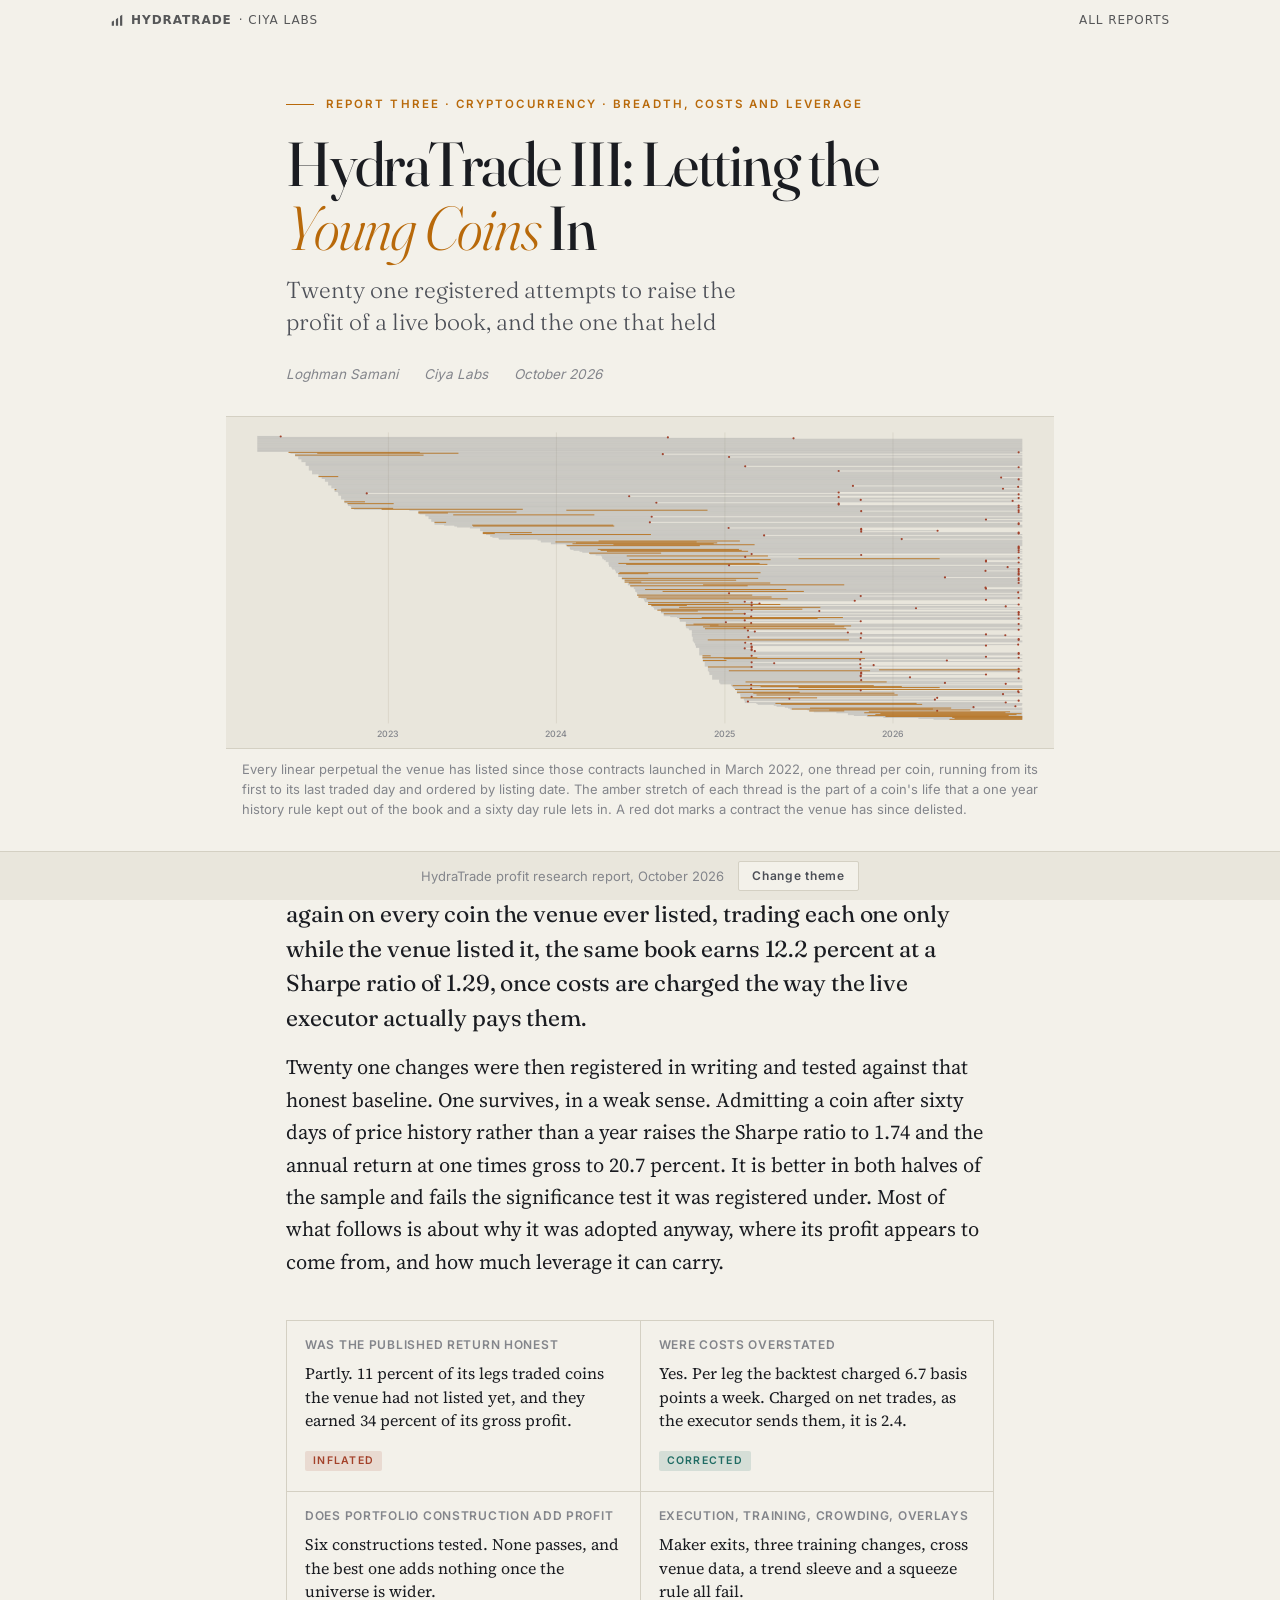
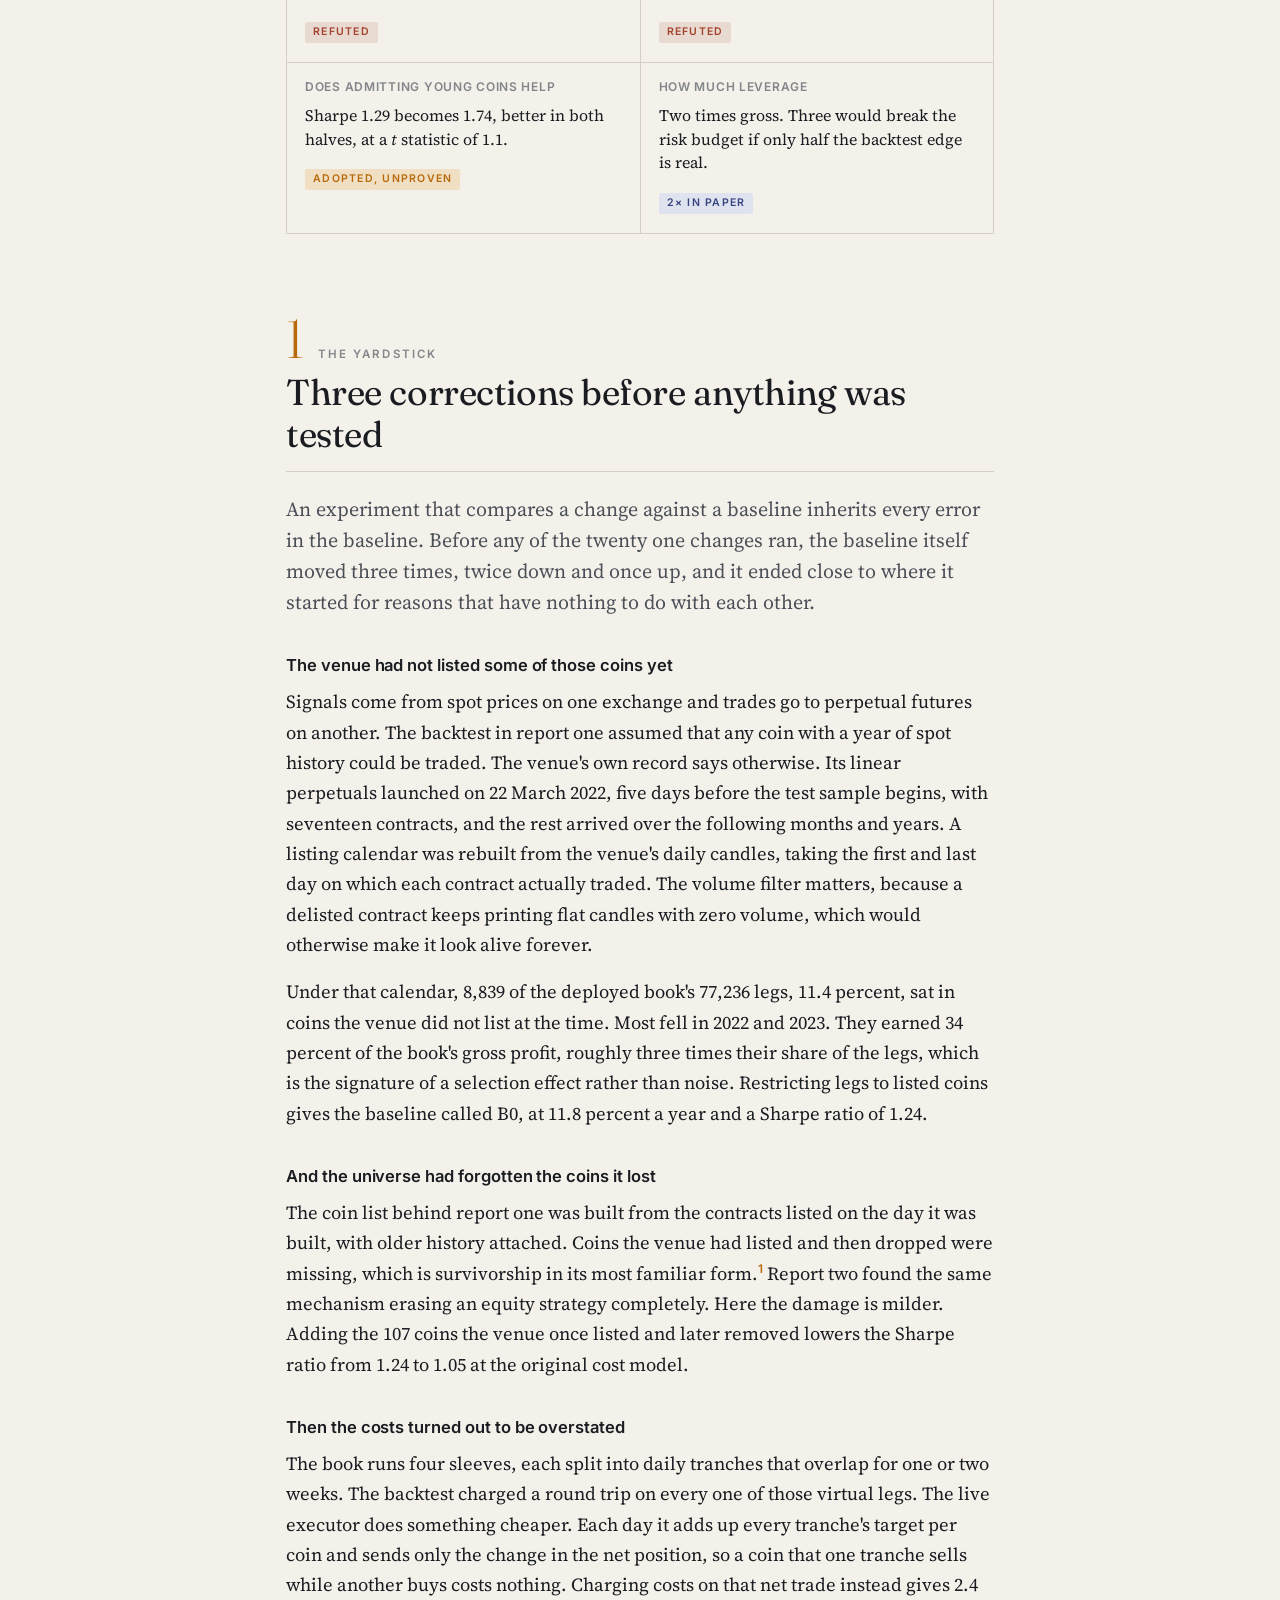
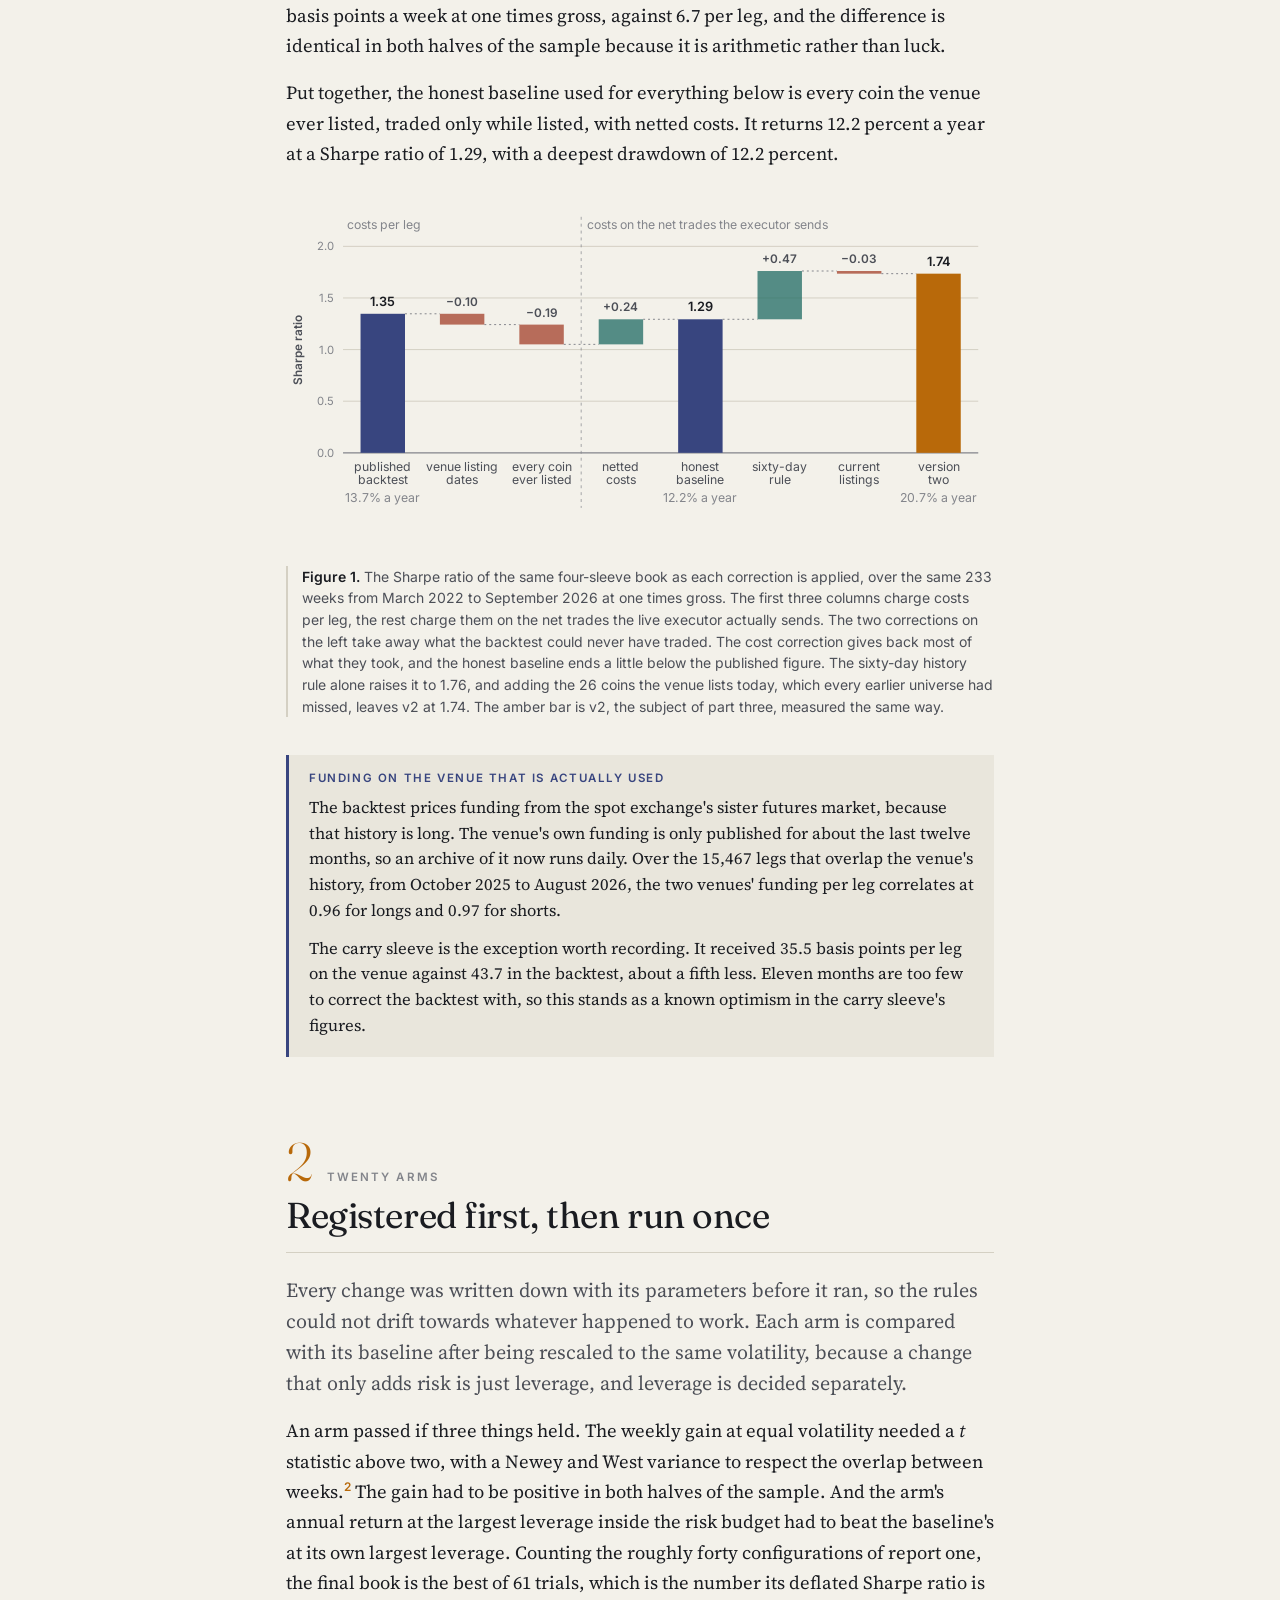
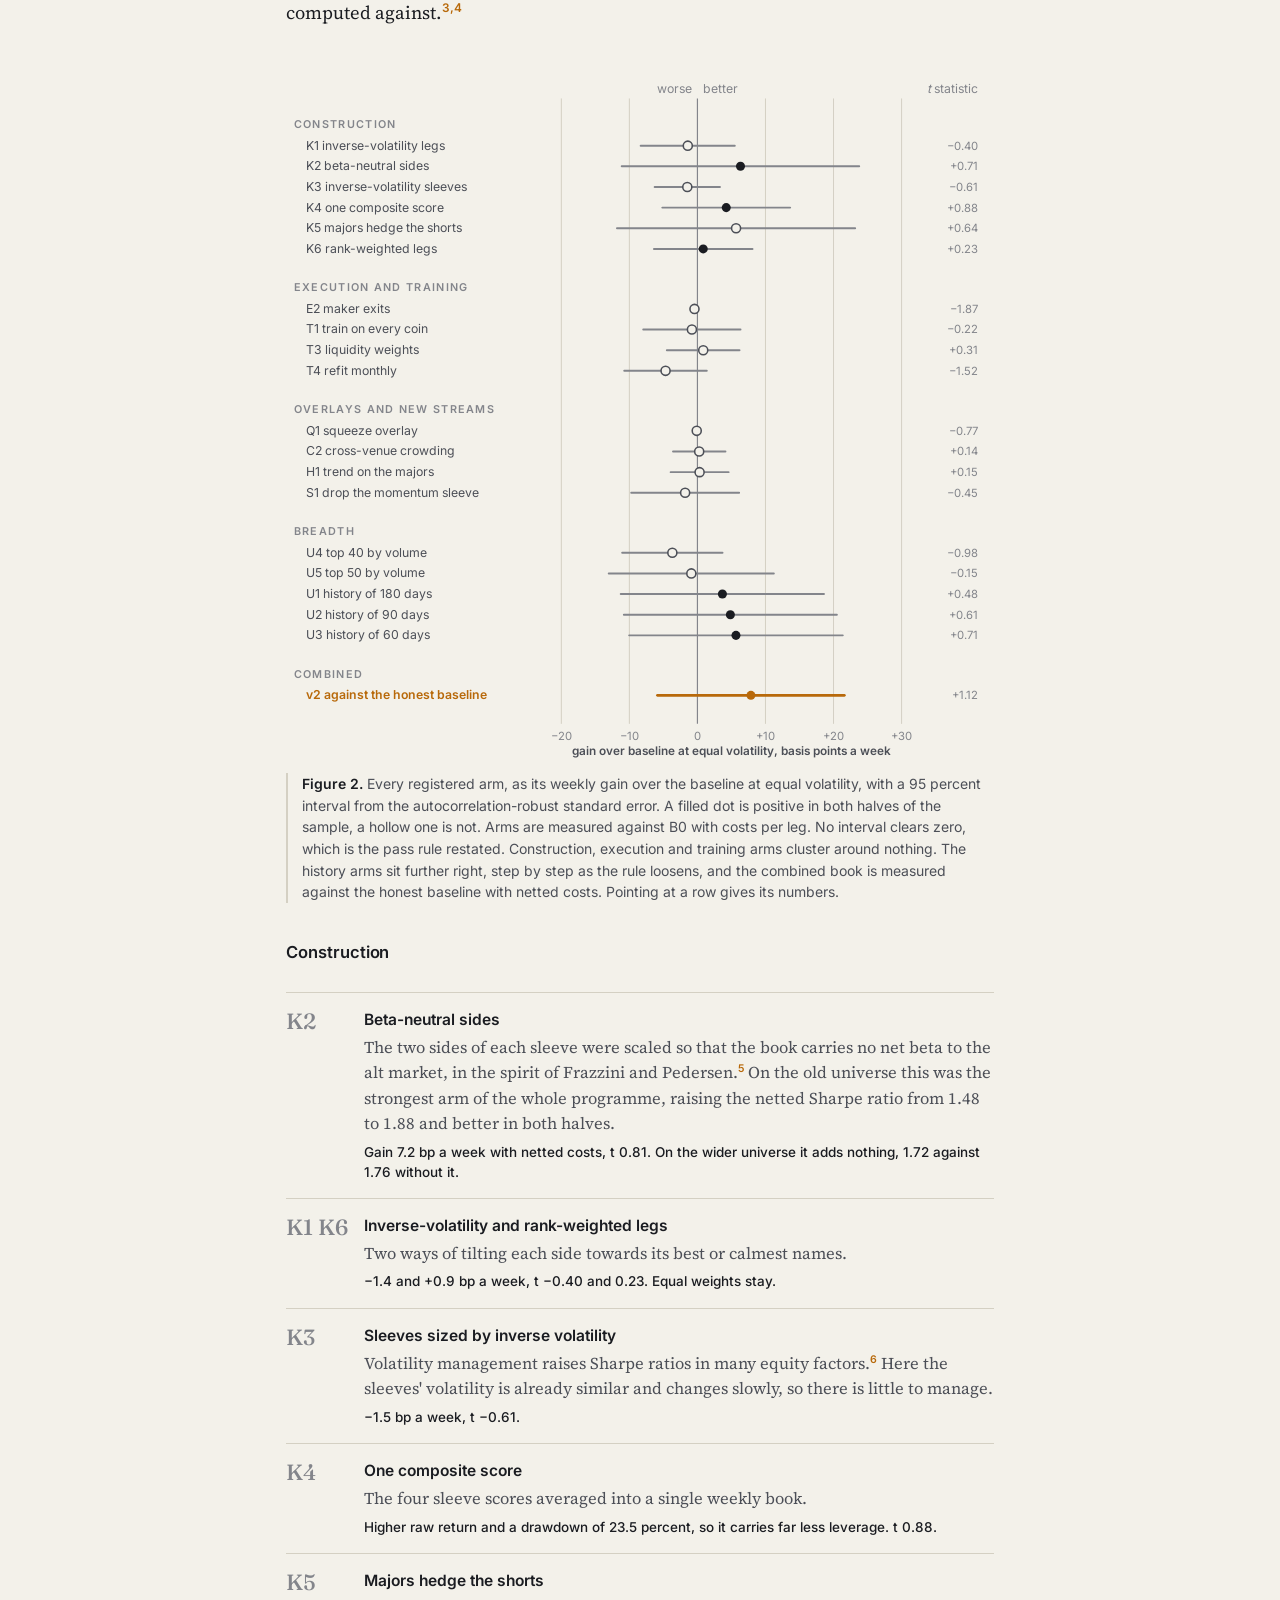
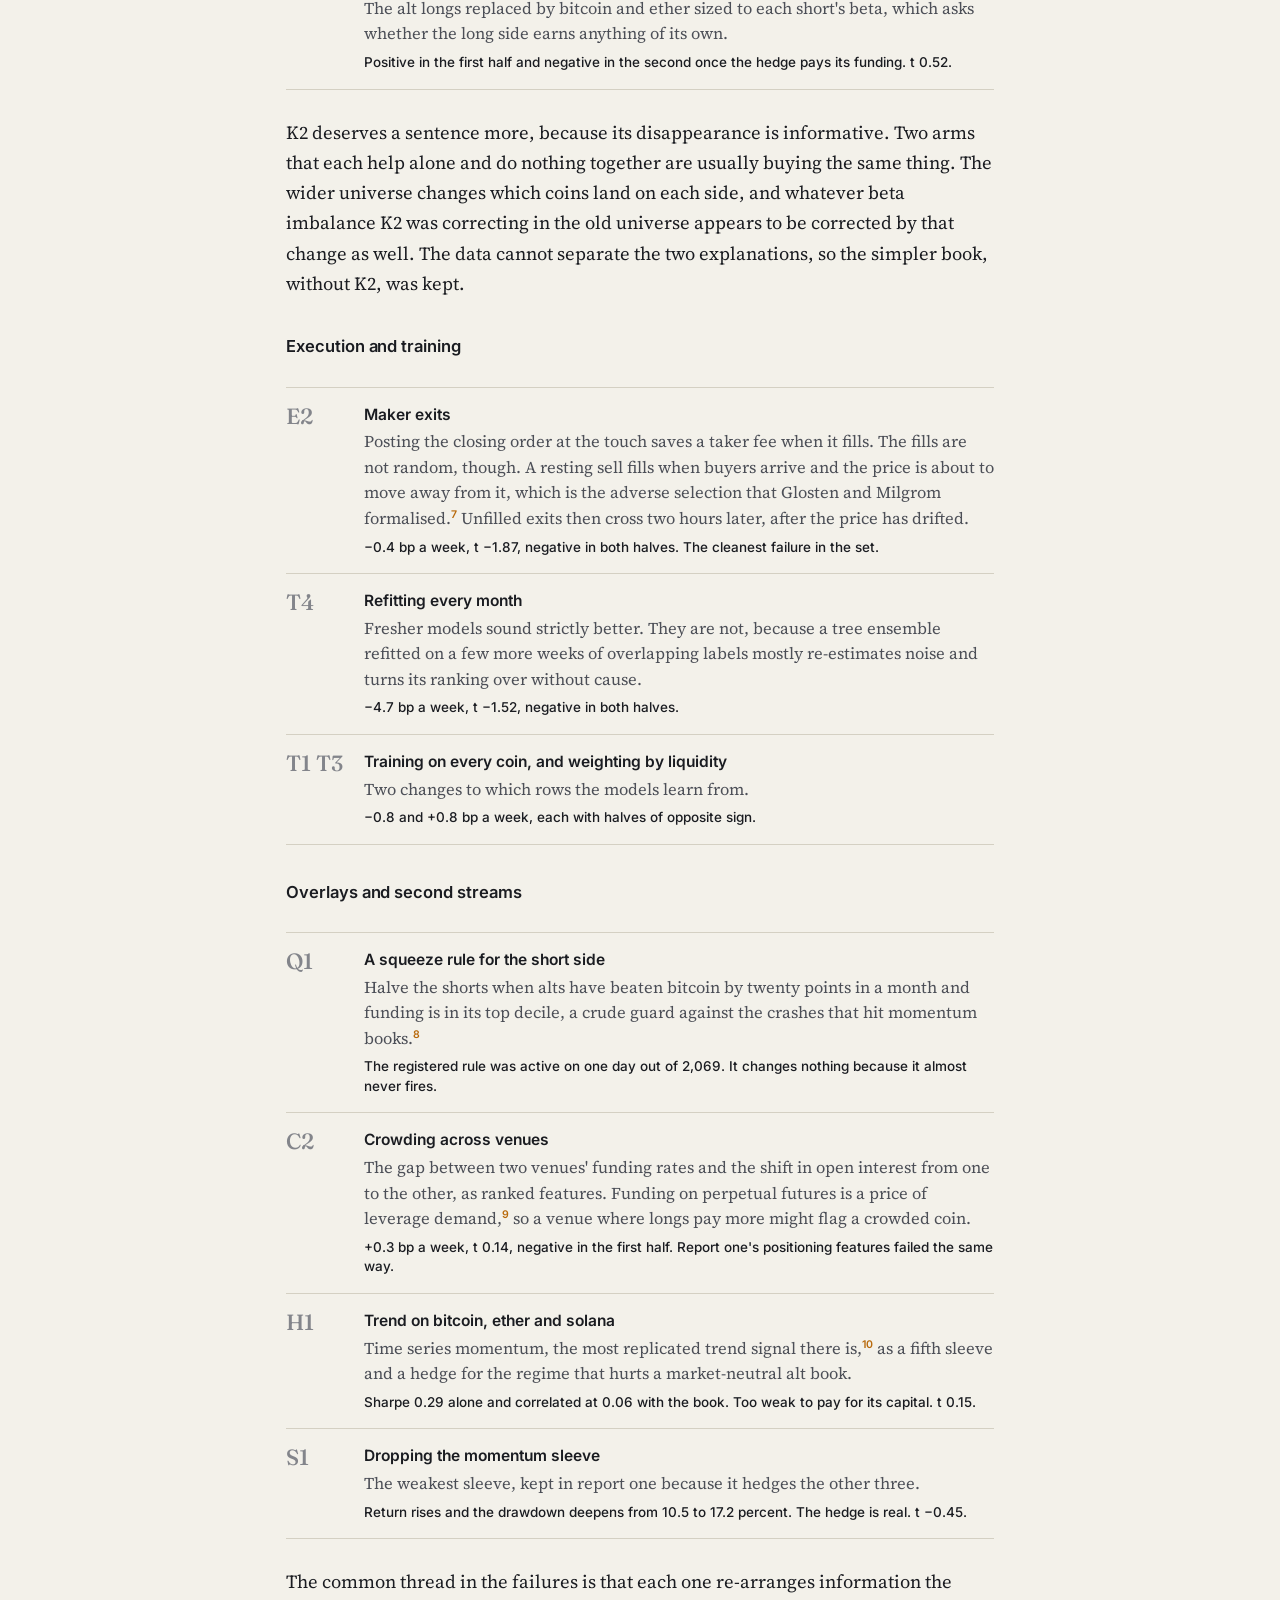
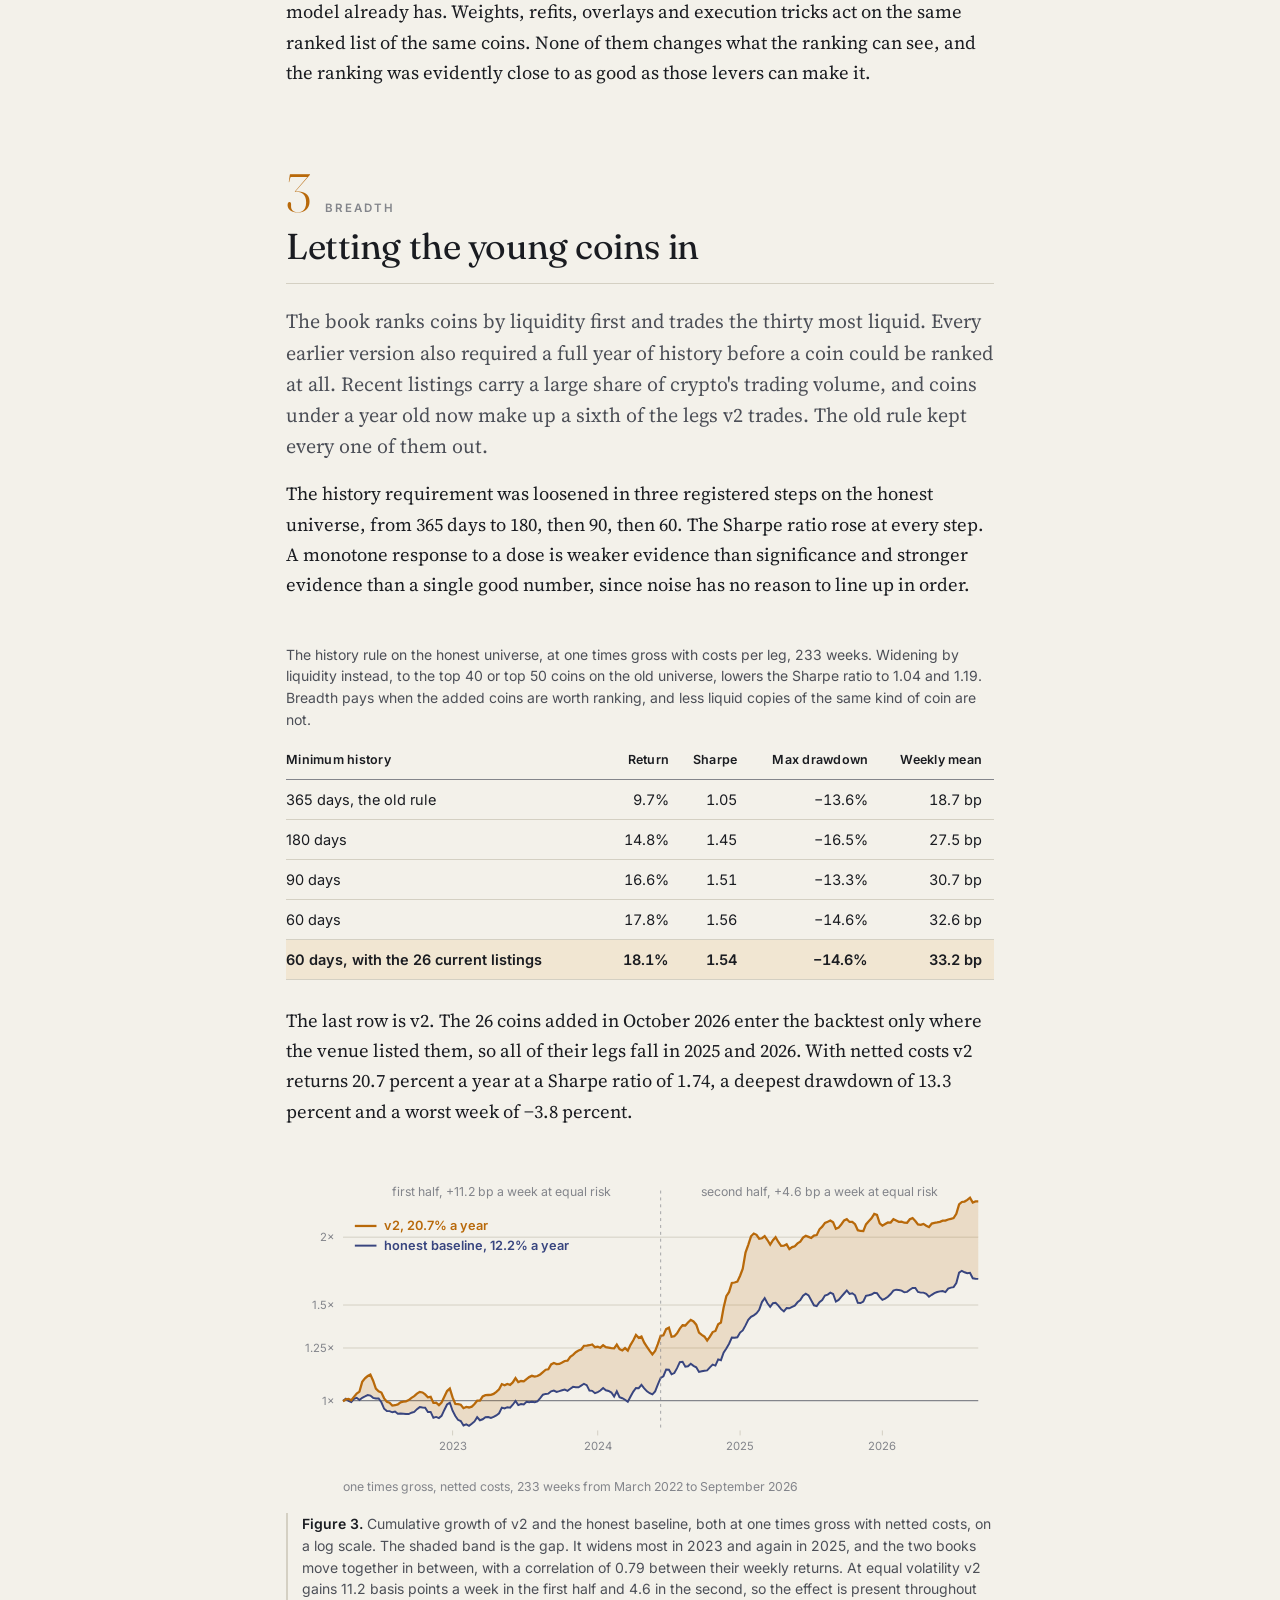
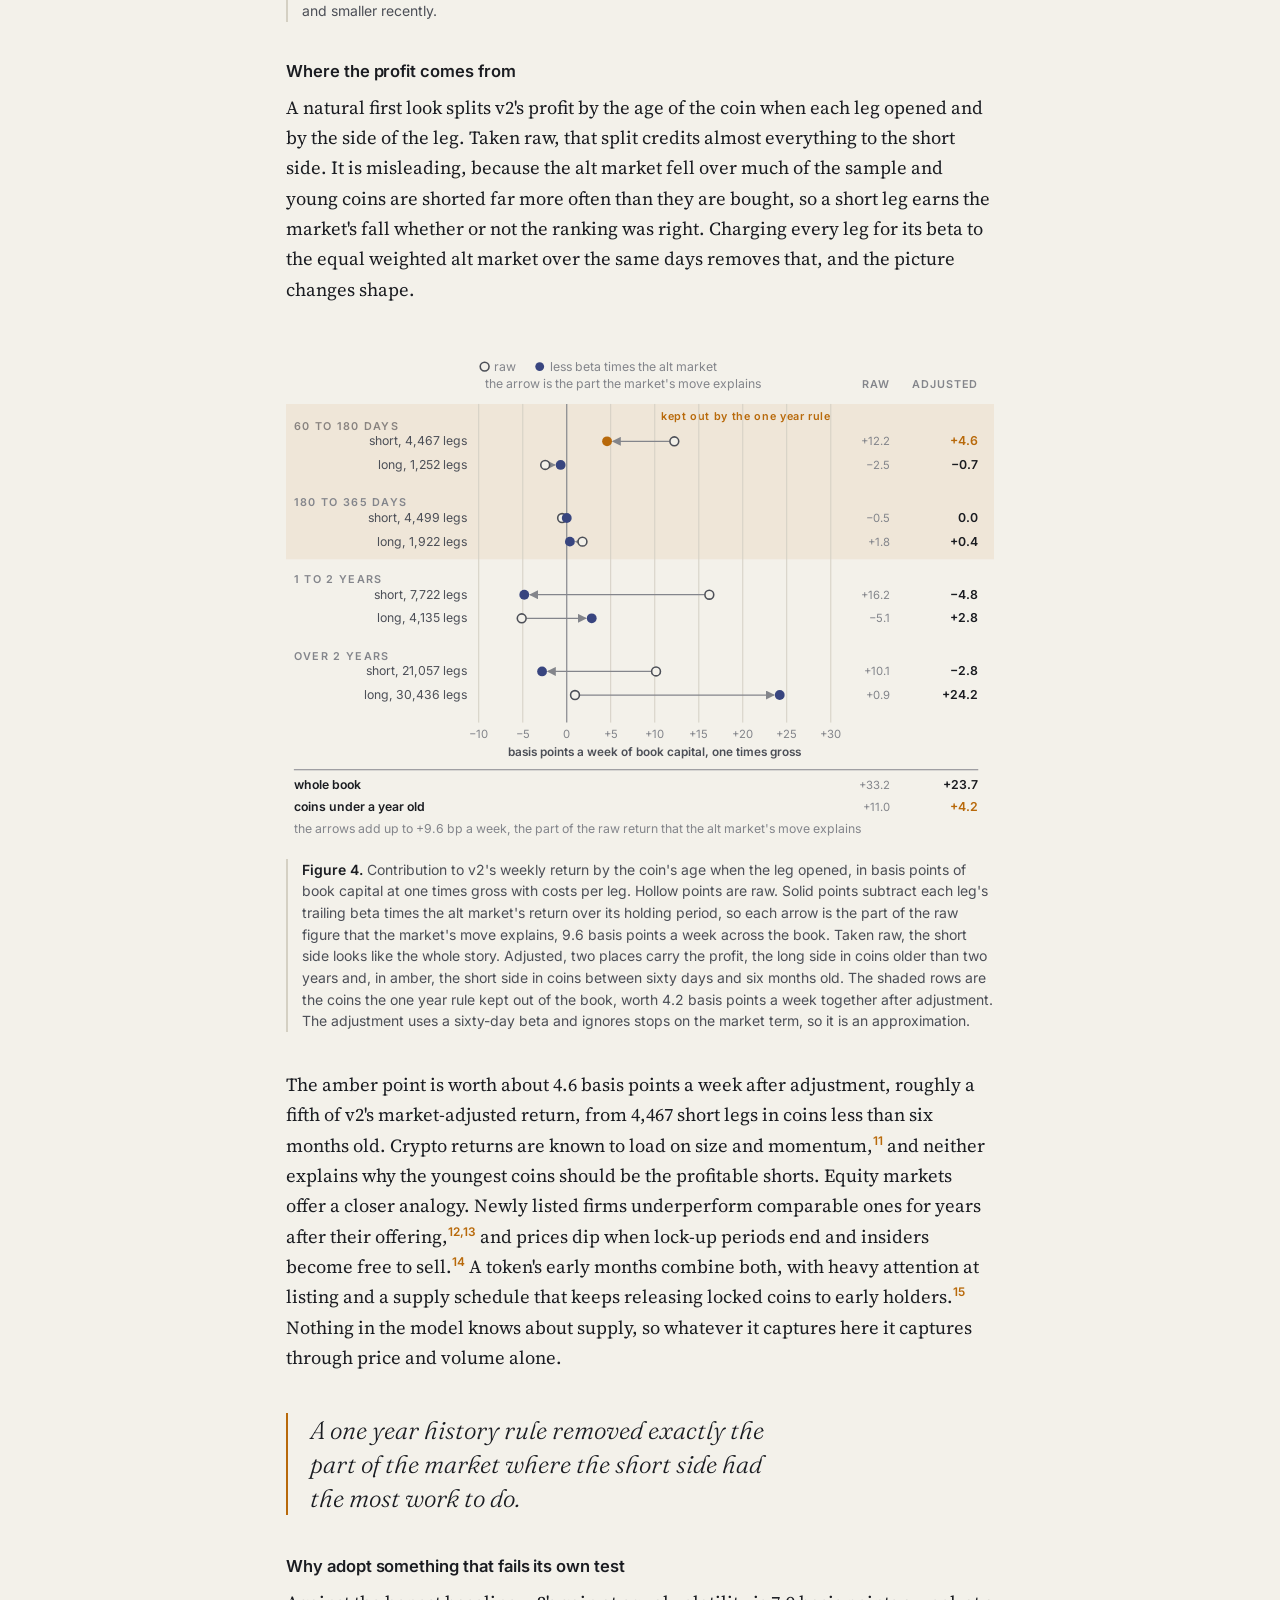
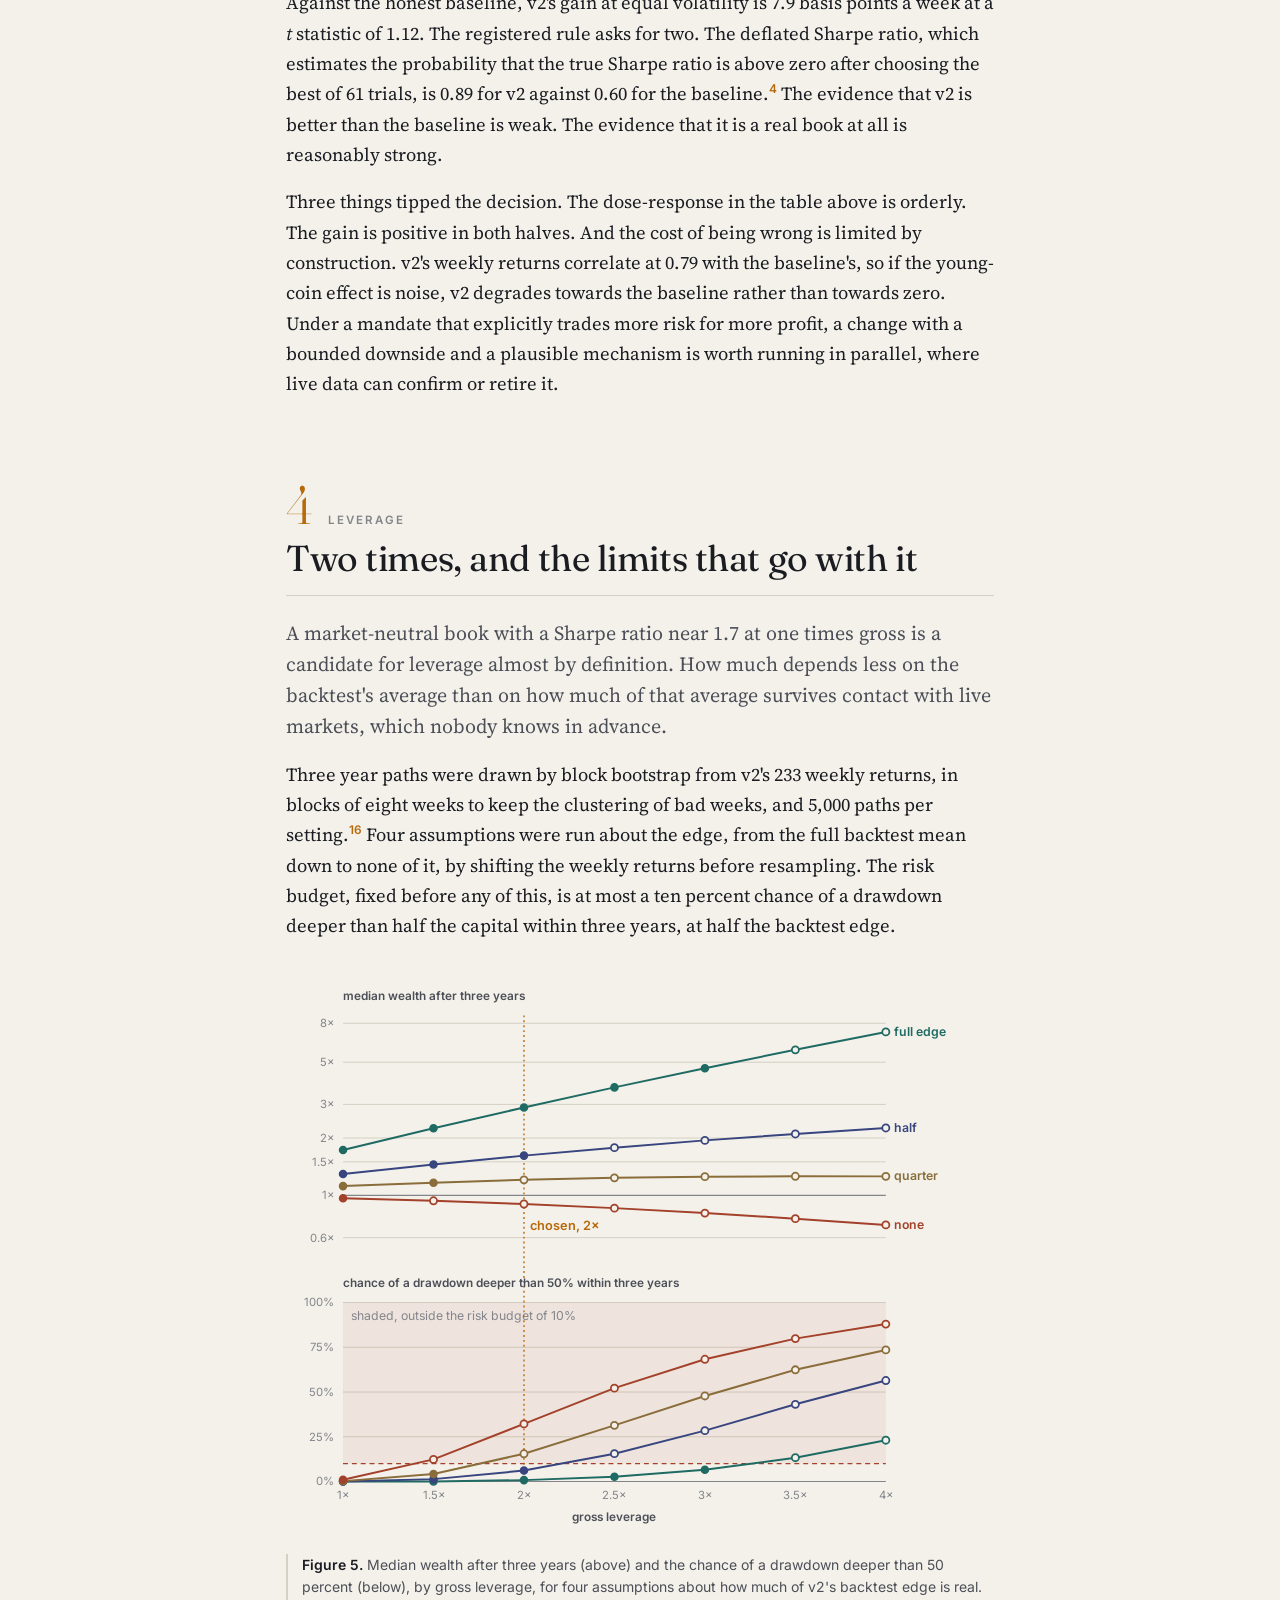
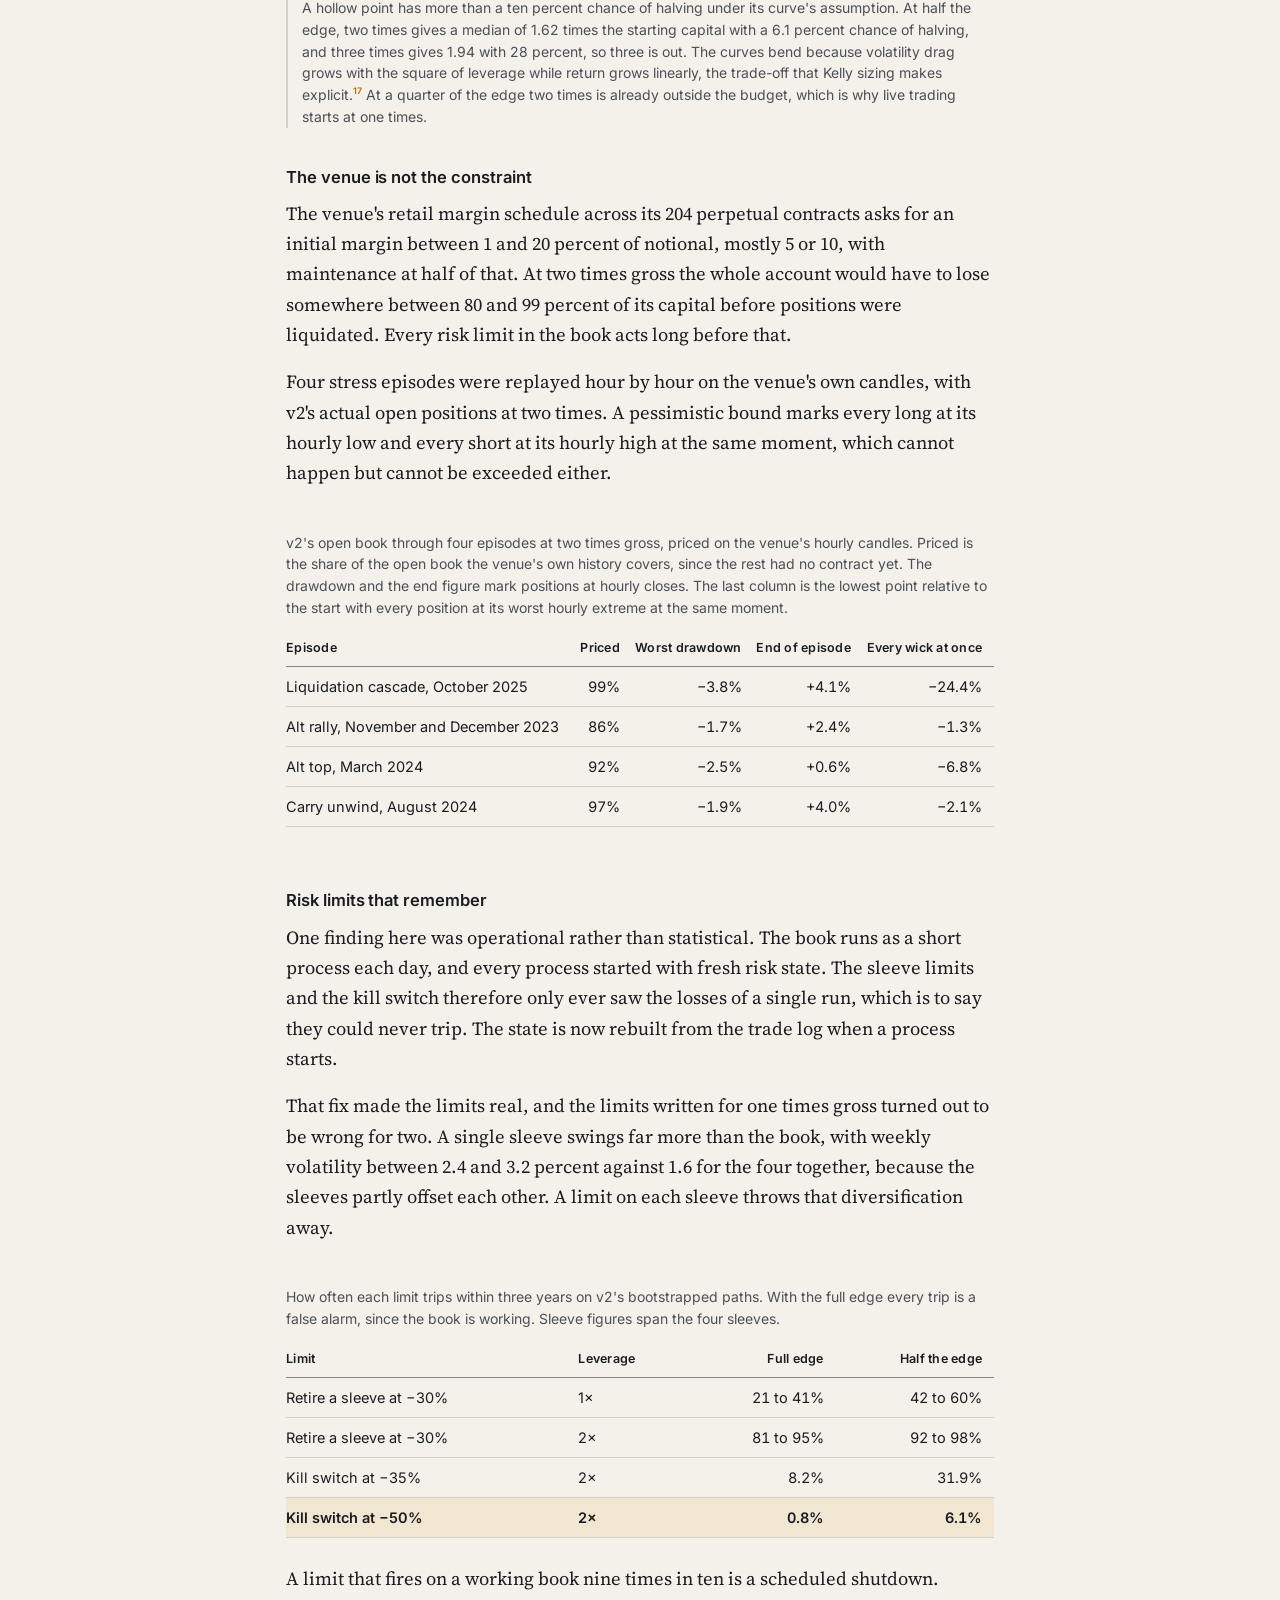
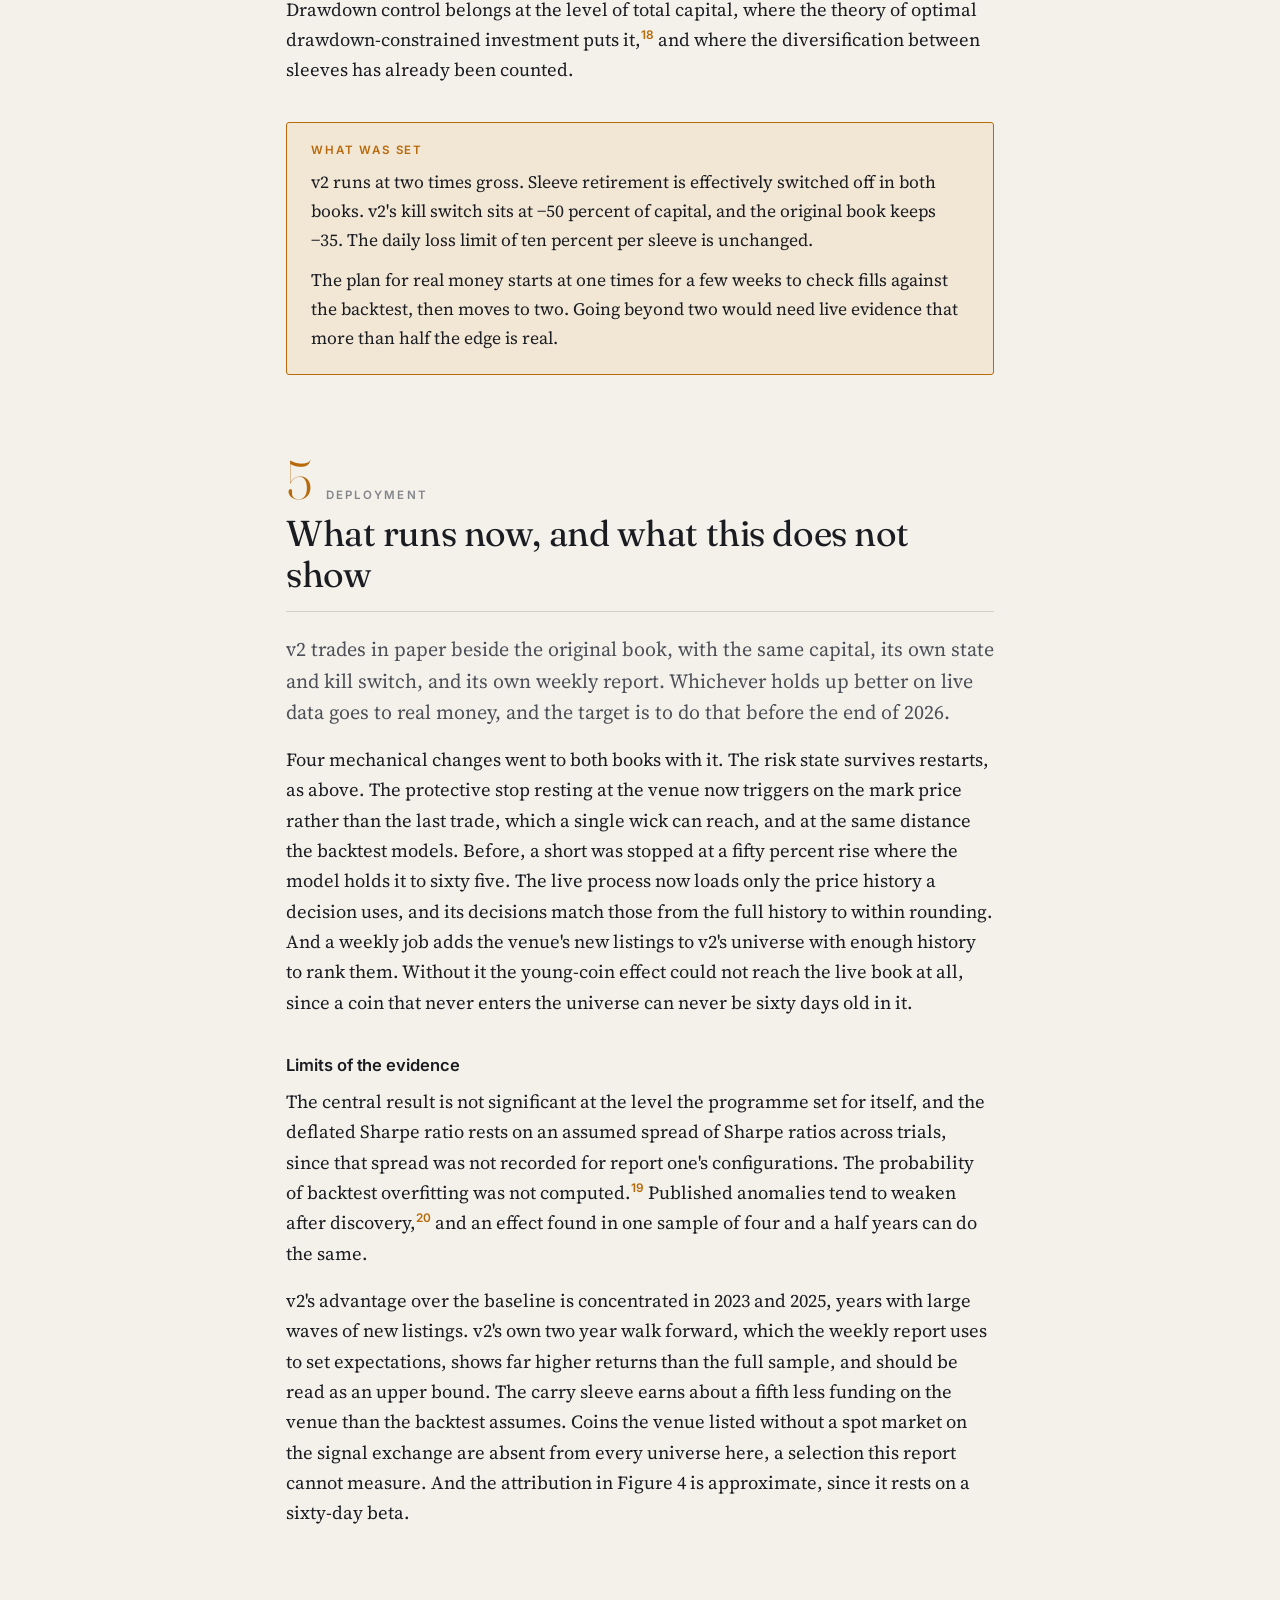
<file: iii/index.html>
<!doctype html>
<html lang="en">
<head>
<meta charset="utf-8">
<meta name="viewport" content="width=device-width,initial-scale=1">
<title>HydraTrade III. Letting the Young Coins In</title>
<meta name="description" content="Twenty one pre-registered attempts to raise the profit of a live market-neutral crypto book. The yardstick is corrected first, one change survives, and leverage and risk limits are set together from the same bootstrap.">
<link rel="stylesheet" href="../fonts/iii.css">
<style>
:root{
  color-scheme:light;
  --bg:#f3f1ea; --bg-2:#e9e6dc; --bg-3:#dedacd;
  --ink:#1a1c21; --ink-2:#4c4f57; --ink-3:#83858b; --rule:#d4d0c3;
  --amber:#b8690a; --amber-soft:#f1dfc4;
  --indigo:#38457f; --indigo-soft:#dfe2ef;
  --teal:#1f6b63; --rust:#a3412a;
  --e100:#1f6b63; --e50:#38457f; --e25:#8a6d3b; --e0:#a3412a;
  --display:"Fraunces",Georgia,serif;
  --serif:"Source Serif 4","Iowan Old Style",Georgia,serif;
  --sans:"Inter",ui-sans-serif,-apple-system,"Segoe UI",Roboto,Helvetica,Arial,sans-serif;
}
@media (prefers-color-scheme:dark){
  :root:not([data-theme="light"]){
    color-scheme:dark;
    --bg:#121317; --bg-2:#1b1d22; --bg-3:#25282e;
    --ink:#e9e7e1; --ink-2:#b3b2ad; --ink-3:#7c7d80; --rule:#30333a;
    --amber:#e6a24a; --amber-soft:#3a2a15;
    --indigo:#9aa8e8; --indigo-soft:#232945;
    --teal:#6cbcb1; --rust:#e0836b;
    --e100:#6cbcb1; --e50:#9aa8e8; --e25:#d2b27a; --e0:#e0836b;
  }
}
:root[data-theme="dark"]{
  color-scheme:dark;
  --bg:#121317; --bg-2:#1b1d22; --bg-3:#25282e;
  --ink:#e9e7e1; --ink-2:#b3b2ad; --ink-3:#7c7d80; --rule:#30333a;
  --amber:#e6a24a; --amber-soft:#3a2a15;
  --indigo:#9aa8e8; --indigo-soft:#232945;
  --teal:#6cbcb1; --rust:#e0836b;
  --e100:#6cbcb1; --e50:#9aa8e8; --e25:#d2b27a; --e0:#e0836b;
}
*{box-sizing:border-box}
html{-webkit-text-size-adjust:100%}
body{margin:0; background:var(--bg); color:var(--ink); font:400 18.5px/1.64 var(--serif)}
.wrap{max-width:740px; margin:0 auto; padding:0 16px 120px}

/* masthead */
header.mast{padding:58px 0 22px}
.kicker{font:600 11.5px/1 var(--sans); letter-spacing:.18em; text-transform:uppercase;
  color:var(--amber); margin-bottom:22px; display:flex; align-items:center; gap:12px}
.kicker::before{content:""; width:28px; height:1.5px; background:var(--amber)}
h1{font:400 clamp(36px,6.4vw,62px)/1.02 var(--display); font-variation-settings:"opsz" 144;
  margin:0 0 16px; letter-spacing:-.02em}
h1 em{font-style:italic; color:var(--amber); font-weight:300}
.sub{font:300 clamp(19px,2.5vw,23px)/1.38 var(--display); color:var(--ink-2); max-width:34ch;
  margin:0 0 26px}
.byline{font:400 13.5px/1.5 var(--sans); color:var(--ink-3); display:flex; flex-wrap:wrap;
  gap:6px 26px; font-style:italic}

/* hero, drawn from data */
figure.hero{margin:10px -16px 44px; padding:0}
figure.hero .frame{background:var(--bg-2); border-top:1px solid var(--rule);
  border-bottom:1px solid var(--rule); padding:10px 8px 2px}
figure.hero figcaption{margin:10px 16px 0; border:0; padding:0; font-size:13px; color:var(--ink-3)}
.hero-art .thread{stroke:var(--ink-3); stroke-width:.85; stroke-linecap:round; opacity:.5}
.hero-art .thread-young{stroke:var(--amber); stroke-width:1.25; stroke-linecap:round; opacity:.95}
.hero-art .thread-end{fill:var(--rust)}
.hero-art .hero-year{stroke:var(--rule); stroke-width:1}
.hero-art .hero-tick{font:500 13px var(--sans); fill:var(--ink-3)}
@media (min-width:780px){ figure.hero{margin-left:-60px; margin-right:-60px} }

/* standfirst */
.stand{font:400 20.5px/1.58 var(--serif); margin:0 0 16px}
.stand .big{font:400 23px/1.5 var(--display); letter-spacing:-.005em}

/* the scorecard */
.score{margin:42px 0 50px; display:grid; grid-template-columns:repeat(2,1fr); gap:1px;
  background:var(--rule); border:1px solid var(--rule)}
.score .cell{background:var(--bg); padding:16px 18px 18px}
.score .q{font:600 12px/1.4 var(--sans); letter-spacing:.06em; text-transform:uppercase;
  color:var(--ink-3); margin-bottom:8px}
.score .a{font:400 16px/1.48 var(--serif); color:var(--ink)}
.score .v{margin-top:10px}
.chip{display:inline-block; font:600 10.5px/1 var(--sans); letter-spacing:.12em;
  text-transform:uppercase; padding:5px 8px; border-radius:2px; white-space:nowrap}
.chip.r{color:var(--rust); background:color-mix(in srgb,var(--rust) 13%,transparent)}
.chip.s{color:var(--teal); background:color-mix(in srgb,var(--teal) 14%,transparent)}
.chip.am{color:var(--amber); background:var(--amber-soft)}
.chip.i{color:var(--indigo); background:var(--indigo-soft)}
@media (max-width:620px){ .score{grid-template-columns:1fr} }

/* parts */
.part{margin:78px 0 0; position:relative}
.part > .num{display:flex; align-items:baseline; gap:14px; margin-bottom:6px}
.part > .num b{font:300 54px/1 var(--display); color:var(--amber); font-variation-settings:"opsz" 144}
.part > .num span{font:600 11.5px/1 var(--sans); letter-spacing:.18em; text-transform:uppercase;
  color:var(--ink-3)}
h2{font:400 clamp(27px,3.6vw,36px)/1.14 var(--display); margin:0 0 22px; letter-spacing:-.012em;
  padding-bottom:16px; border-bottom:1px solid var(--rule)}
h3{font:600 16.5px/1.4 var(--sans); margin:36px 0 10px; letter-spacing:-.003em}
p{margin:0 0 17px}
.lede{font:400 20px/1.56 var(--serif); color:var(--ink-2)}
sup{font:600 .64em/0 var(--sans)}

/* arms, as compact entries */
.arm-list{margin:28px 0; border-top:1px solid var(--rule)}
.arm-e{display:grid; grid-template-columns:62px 1fr; gap:0 16px; padding:16px 0;
  border-bottom:1px solid var(--rule)}
.arm-e .id{font:500 22px/1.1 var(--display); color:var(--ink-3)}
.arm-e h4{font:600 15.5px/1.4 var(--sans); margin:0 0 4px}
.arm-e p{margin:0; font-size:16.5px; line-height:1.55; color:var(--ink-2)}
.arm-e .res{display:block; margin-top:6px; font:500 13.5px/1.45 var(--sans); color:var(--ink)}
.arm-e.pass .id{color:var(--amber)}

/* decision card */
.decision{margin:36px 0; padding:22px 24px; border:1.5px solid var(--amber);
  border-radius:3px; background:color-mix(in srgb,var(--amber-soft) 55%,var(--bg))}
.decision .h{font:600 11.5px/1 var(--sans); letter-spacing:.16em; text-transform:uppercase;
  color:var(--amber); display:block; margin-bottom:12px}
.decision p{margin:0 0 12px; font-size:17.5px} .decision p:last-child{margin:0}

/* notes */
.note-box{margin:32px 0; padding:18px 20px; background:var(--bg-2); border-left:3px solid var(--indigo);
  font:400 16.5px/1.56 var(--serif)}
.note-box .h{font:600 11.5px/1 var(--sans); letter-spacing:.14em; text-transform:uppercase;
  color:var(--indigo); display:block; margin-bottom:10px}
.note-box p{margin:0 0 12px} .note-box p:last-child{margin:0}
.pull{margin:40px 0; font:300 italic 25px/1.36 var(--display); color:var(--ink); max-width:30ch;
  padding-left:22px; border-left:2px solid var(--amber)}

/* figures */
figure{margin:38px 0}
svg.fig{width:100%; height:auto; display:block; font-family:var(--sans)}
figcaption{font:400 14px/1.55 var(--sans); color:var(--ink-2); margin-top:14px;
  padding-left:14px; border-left:2px solid var(--rule)}
figcaption b{color:var(--ink); font-weight:600}
.fig .grid{stroke:var(--rule); stroke-width:1}
.fig .axis{stroke:var(--ink-3); stroke-width:1.2}
.fig .sep{stroke:var(--ink-3); stroke-width:1; stroke-dasharray:3 4; opacity:.7}
.fig .connector{stroke:var(--ink-3); stroke-width:1; stroke-dasharray:2 3}
.fig .tick{font-size:11.5px; fill:var(--ink-3)}
.fig .axlab{font-size:12px; font-weight:600; fill:var(--ink-2)}
.fig .lab{font-size:12.5px; fill:var(--ink-2)}
.fig .grp{font-size:11px; font-weight:600; letter-spacing:.12em; text-transform:uppercase; fill:var(--ink-3)}
.fig .note{font-size:12.5px; fill:var(--ink-3)}
.fig .pt{font-size:13px; font-weight:600; fill:var(--ink)}
.fig .pt-d{font-size:12px; font-weight:600; fill:var(--ink-2)}
.fig .bar-level{fill:var(--indigo)}
.fig .bar-v2{fill:var(--amber)}
.fig .bar-up{fill:var(--teal); opacity:.75}
.fig .bar-down{fill:var(--rust); opacity:.75}
.fig .arm .ci{stroke:var(--ink-3); stroke-width:2; stroke-linecap:round}
.fig .arm-v2 .ci{stroke:var(--amber); stroke-width:2.6; stroke-linecap:round}
.fig .arm .pt-full{fill:var(--ink)} .fig .arm .pt-open{fill:var(--bg); stroke:var(--ink-2); stroke-width:1.6}
.fig .arm-v2 .pt-full{fill:var(--amber)} .fig .arm-v2 .lab{fill:var(--amber); font-weight:600}
.fig g.arm:hover .lab,.fig g.arm-v2:hover .lab{fill:var(--ink)}
.fig .bar-raw{fill:var(--ink-3); opacity:.35}
.fig .bar-adj{fill:var(--indigo)}
.fig .bar-adj.young{fill:var(--amber)}
.fig .age-raw{fill:var(--bg); stroke:var(--ink-2); stroke-width:1.6}
.fig .age-adj{fill:var(--indigo)} .fig .age-adj.young{fill:var(--amber)}
.fig .age-move{stroke:var(--ink-3); stroke-width:1.3}
.fig .age-head{fill:var(--ink-3)}
.fig .age-band{fill:var(--amber); opacity:.08}
.fig .age-tag{font-size:11px; font-weight:600; letter-spacing:.06em; fill:var(--amber)}
.fig .colhead{font-size:11px; font-weight:600; letter-spacing:.08em; text-transform:uppercase; fill:var(--ink-3)}
.fig .val{font-size:12.5px; font-weight:600; fill:var(--ink)} .fig .val.young{fill:var(--amber)}
.fig .lab-strong{font-size:12.5px; font-weight:600; fill:var(--ink)}
.fig .gap{fill:var(--amber); opacity:.16}
.fig .ser-base{fill:none; stroke:var(--indigo); stroke-width:2}
.fig .ser-v2{fill:none; stroke:var(--amber); stroke-width:2.3}
.fig .lab-v2{font-size:13px; font-weight:600; fill:var(--amber)}
.fig .lab-base{font-size:13px; font-weight:600; fill:var(--indigo)}
.fig .budget{fill:var(--rust); opacity:.07}
.fig .budget-line{stroke:var(--rust); stroke-width:1.2; stroke-dasharray:5 4}
.fig .chosen{stroke:var(--amber); stroke-width:1.4; stroke-dasharray:2 3}
.fig .lev{fill:none; stroke-width:2}
.fig .lev-pt{stroke:var(--bg); stroke-width:1.5}
.fig .lev-pt.over{fill:var(--bg)!important; stroke-width:1.8}
.fig .lev-lab{font-size:12.5px; font-weight:600}
.fig .e100{stroke:var(--e100)} .fig .lev-pt.e100,.fig .lev-lab.e100{fill:var(--e100)} .fig .lev-pt.over.e100{stroke:var(--e100)}
.fig .e50{stroke:var(--e50)} .fig .lev-pt.e50,.fig .lev-lab.e50{fill:var(--e50)} .fig .lev-pt.over.e50{stroke:var(--e50)}
.fig .e25{stroke:var(--e25)} .fig .lev-pt.e25,.fig .lev-lab.e25{fill:var(--e25)} .fig .lev-pt.over.e25{stroke:var(--e25)}
.fig .e0{stroke:var(--e0)} .fig .lev-pt.e0,.fig .lev-lab.e0{fill:var(--e0)} .fig .lev-pt.over.e0{stroke:var(--e0)}
.fig .lev-lab{stroke:none}

/* tables */
table.data{width:100%; border-collapse:collapse; font:400 14.5px/1.45 var(--sans); margin:26px 0}
table.data caption{text-align:left; font:400 14px/1.55 var(--sans); color:var(--ink-2); padding-bottom:12px}
table.data th{text-align:left; font-weight:600; padding:9px 12px 9px 0; border-bottom:1.5px solid var(--ink-3);
  font-size:12.5px; letter-spacing:.02em}
table.data td{padding:9px 12px 9px 0; border-bottom:1px solid var(--rule)}
table.data td.n,table.data th.n{text-align:right; font-variant-numeric:tabular-nums}
table.data tr.hl td{background:color-mix(in srgb,var(--amber-soft) 60%,transparent); font-weight:600}
.tscroll{overflow-x:auto; -webkit-overflow-scrolling:touch}

/* register and references */
ol.reg{list-style:none; padding:0; margin:26px 0}
ol.reg li{display:grid; grid-template-columns:52px 1fr; gap:0 14px; padding:14px 0; border-bottom:1px solid var(--rule)}
ol.reg .k{font:600 13px/1.6 var(--sans); color:var(--ink-3)}
ol.reg .t{font:600 14.5px/1.45 var(--sans); margin-bottom:3px}
ol.reg .d{font:400 15.5px/1.5 var(--serif); color:var(--ink-2)}
ol.reg li.pass .k{color:var(--amber)}
ol.refs{font:400 15px/1.56 var(--serif); color:var(--ink-2); padding-left:28px}
ol.refs li{margin-bottom:10px}
ol.refs i{color:var(--ink)}

/* citation pop-ups: pointing at, focusing or tapping a superscript shows its reference */
.cite{color:var(--amber); cursor:pointer; border-radius:2px}
.cite:hover,.cite:focus-visible{text-decoration:underline; text-underline-offset:2px; outline:none}
.cite-tip{position:fixed; z-index:20; max-width:min(440px,calc(100vw - 32px));
  background:var(--bg-2); color:var(--ink); border:1px solid var(--rule); border-radius:4px;
  padding:10px 14px; font:400 14px/1.45 var(--sans); box-shadow:0 6px 20px rgba(0,0,0,.18)}
.cite-tip p{margin:0} .cite-tip p+p{margin-top:8px}

/* theme bar */
.bar{position:fixed; left:0; right:0; bottom:0; background:var(--bg-2); border-top:1px solid var(--rule);
  padding:9px 16px; display:flex; gap:14px; align-items:center; justify-content:center;
  font:400 13px/1 var(--sans); color:var(--ink-3); z-index:9}
.bar button{font:600 12px/1 var(--sans); letter-spacing:.06em; color:var(--ink-2); background:var(--bg);
  border:1px solid var(--rule); border-radius:2px; padding:8px 13px; cursor:pointer}
.bar button:hover{color:var(--amber); border-color:var(--amber)}
@media (max-width:620px){
  body{font-size:17px} .stand{font-size:18.5px} .stand .big{font-size:20.5px}
  .part > .num b{font-size:42px}
  .arm-e{grid-template-columns:44px 1fr} .arm-e .id{font-size:18px}
  table.data{font-size:13px}
  .bar span{display:none}
  figure:not(.hero){overflow-x:auto; -webkit-overflow-scrolling:touch}
  figure:not(.hero) svg.fig{min-width:600px}
  figure:not(.hero) figcaption{position:sticky; left:0; max-width:calc(100vw - 32px)}
}
</style>
<link rel="canonical" href="https://hydratrade.ciyalabs.com/iii/">
<link rel="icon" href="../assets/favicon.svg" type="image/svg+xml">
<style id="ht-series-style">
.ht-bar{font-style:normal;display:flex;justify-content:space-between;align-items:center;gap:16px;
  max-width:1100px;margin:0 auto;padding:12px 20px;font:500 12px/1.4 system-ui,-apple-system,"Segoe UI",sans-serif;
  letter-spacing:.08em;text-transform:uppercase}
.ht-bar a{color:inherit;text-decoration:none;opacity:.72}
.ht-bar a:first-child{display:inline-flex;align-items:center;gap:7px}
.ht-mark{width:14px;height:14px;flex:none}
.ht-bar a:hover{opacity:1}
.ht-bar b{font-weight:600;opacity:1}
.ht-series{font-style:normal;max-width:760px;margin:72px auto 120px;padding:0 20px;font-family:system-ui,-apple-system,"Segoe UI",sans-serif}
.ht-series h2{font-family:inherit;font-size:12px;font-weight:600;line-height:1.4;letter-spacing:.12em;text-transform:uppercase;opacity:.65;margin:0 0 14px}
.ht-series .ht-nav{display:grid;grid-template-columns:1fr 1fr;gap:14px}
.ht-series a.ht-card{display:block;padding:16px 18px;color:inherit;text-decoration:none;
  border:1px solid color-mix(in srgb,currentColor 22%,transparent);border-radius:4px;transition:border-color .2s}
.ht-series a.ht-card:hover{border-color:currentColor}
.ht-series .ht-dir{display:block;font-size:12px;letter-spacing:.08em;text-transform:uppercase;opacity:.65;margin-bottom:6px}
.ht-series .ht-t{display:block;font-size:16px;line-height:1.35;font-weight:600}
.ht-series .ht-next{text-align:right;grid-column:2}
.ht-series .ht-all{display:inline-block;margin-top:18px;color:inherit;font-size:14px;opacity:.75}
.ht-series .ht-all:hover{opacity:1}
.ht-series .ht-note{margin-top:22px;font-size:12px;line-height:1.6;opacity:.6}
@media (max-width:620px){.ht-series .ht-nav{grid-template-columns:1fr}.ht-series .ht-next{grid-column:1;text-align:left}}
</style>
</head>
<body>
<nav class="ht-bar" aria-label="HydraTrade series"><a href="../"><svg class="ht-mark" viewBox="0 0 64 64" aria-hidden="true"><path fill="currentColor" d="M8 58V40l10-6v24zM27 58V28l10-6v36zM46 58V14l10-6v50z"/></svg><b>HydraTrade</b> &middot; Ciya Labs</a><a href="../#reports">All reports</a></nav>
<div class="wrap">

<header class="mast">
  <div class="kicker">Report three · cryptocurrency · breadth, costs and leverage</div>
  <h1>HydraTrade III: Letting the <em>Young Coins</em> In</h1>
  <p class="sub">Twenty one registered attempts to raise the profit of a live book, and the one that held</p>
  <div class="byline"><span>Loghman Samani</span><span>Ciya Labs</span><span>October 2026</span></div>
</header>

<figure class="hero">
<div class="frame">
<!--hero-->
<svg viewBox="0 0 1200 470" class="fig hero-art" role="img" aria-label="304 threads, one per perpetual contract the venue has listed since March 2022, running from its first to its last traded day. On each thread the stretch between sixty days and one year of price history is highlighted.">
<line class="hero-year" x1="228.2" x2="228.2" y1="8" y2="438"/><text class="hero-tick" x="228.2" y="458" text-anchor="middle">2023</text>
<line class="hero-year" x1="476.5" x2="476.5" y1="8" y2="438"/><text class="hero-tick" x="476.5" y="458" text-anchor="middle">2024</text>
<line class="hero-year" x1="725.5" x2="725.5" y1="8" y2="438"/><text class="hero-tick" x="725.5" y="458" text-anchor="middle">2025</text>
<line class="hero-year" x1="973.9" x2="973.9" y1="8" y2="438"/><text class="hero-tick" x="973.9" y="458" text-anchor="middle">2026</text>
<line class="thread" x1="35.0" x2="69.0" y1="14.0" y2="14.0"/>
<circle class="thread-end" cx="69.0" cy="14.0" r="1.6"/>
<line class="thread" x1="35.0" x2="641.2" y1="15.4" y2="15.4"/>
<circle class="thread-end" cx="641.2" cy="15.4" r="1.6"/>
<line class="thread" x1="35.0" x2="826.9" y1="16.8" y2="16.8"/>
<circle class="thread-end" cx="826.9" cy="16.8" r="1.6"/>
<line class="thread" x1="35.0" x2="1164.4" y1="18.1" y2="18.1"/>
<line class="thread" x1="35.0" x2="1164.4" y1="19.5" y2="19.5"/>
<line class="thread" x1="35.0" x2="1164.4" y1="20.9" y2="20.9"/>
<line class="thread" x1="35.0" x2="1164.4" y1="22.3" y2="22.3"/>
<line class="thread" x1="35.0" x2="1164.4" y1="23.7" y2="23.7"/>
<line class="thread" x1="35.0" x2="1164.4" y1="25.0" y2="25.0"/>
<line class="thread" x1="35.0" x2="1164.4" y1="26.4" y2="26.4"/>
<line class="thread" x1="35.0" x2="1164.4" y1="27.8" y2="27.8"/>
<line class="thread" x1="35.0" x2="1164.4" y1="29.2" y2="29.2"/>
<line class="thread" x1="35.0" x2="1164.4" y1="30.6" y2="30.6"/>
<line class="thread" x1="35.0" x2="1164.4" y1="31.9" y2="31.9"/>
<line class="thread" x1="35.0" x2="1164.4" y1="33.3" y2="33.3"/>
<line class="thread" x1="35.0" x2="1164.4" y1="34.7" y2="34.7"/>
<line class="thread" x1="35.0" x2="1164.4" y1="36.1" y2="36.1"/>
<line class="thread" x1="81.2" x2="1159.6" y1="37.5" y2="37.5"/>
<line class="thread-young" x1="81.2" x2="274.1" y1="37.5" y2="37.5"/>
<circle class="thread-end" cx="1159.6" cy="37.5" r="1.6"/>
<line class="thread" x1="84.0" x2="1164.4" y1="38.8" y2="38.8"/>
<line class="thread-young" x1="123.6" x2="331.1" y1="38.8" y2="38.8"/>
<line class="thread" x1="90.8" x2="633.7" y1="40.2" y2="40.2"/>
<circle class="thread-end" cx="633.7" cy="40.2" r="1.6"/>
<line class="thread" x1="90.8" x2="1164.4" y1="41.6" y2="41.6"/>
<line class="thread-young" x1="90.8" x2="279.6" y1="41.6" y2="41.6"/>
<line class="thread" x1="90.8" x2="1164.4" y1="43.0" y2="43.0"/>
<line class="thread" x1="95.5" x2="731.6" y1="44.3" y2="44.3"/>
<circle class="thread-end" cx="731.6" cy="44.3" r="1.6"/>
<line class="thread" x1="95.5" x2="1164.4" y1="45.7" y2="45.7"/>
<line class="thread" x1="95.5" x2="1164.4" y1="47.1" y2="47.1"/>
<line class="thread" x1="100.3" x2="1164.4" y1="48.5" y2="48.5"/>
<line class="thread" x1="100.3" x2="1164.4" y1="49.9" y2="49.9"/>
<line class="thread" x1="100.3" x2="1164.4" y1="51.2" y2="51.2"/>
<line class="thread" x1="106.4" x2="1164.4" y1="52.6" y2="52.6"/>
<line class="thread" x1="106.4" x2="1164.4" y1="54.0" y2="54.0"/>
<line class="thread" x1="106.4" x2="1164.4" y1="55.4" y2="55.4"/>
<line class="thread" x1="106.4" x2="1164.4" y1="56.8" y2="56.8"/>
<line class="thread" x1="111.2" x2="755.5" y1="58.1" y2="58.1"/>
<circle class="thread-end" cx="755.5" cy="58.1" r="1.6"/>
<line class="thread" x1="111.2" x2="1159.6" y1="59.5" y2="59.5"/>
<circle class="thread-end" cx="1159.6" cy="59.5" r="1.6"/>
<line class="thread" x1="111.2" x2="1164.4" y1="60.9" y2="60.9"/>
<line class="thread" x1="111.2" x2="1164.4" y1="62.3" y2="62.3"/>
<line class="thread" x1="111.2" x2="1164.4" y1="63.7" y2="63.7"/>
<line class="thread" x1="115.9" x2="893.6" y1="65.0" y2="65.0"/>
<circle class="thread-end" cx="893.6" cy="65.0" r="1.6"/>
<line class="thread" x1="115.9" x2="1164.4" y1="66.4" y2="66.4"/>
<line class="thread" x1="115.9" x2="1164.4" y1="67.8" y2="67.8"/>
<line class="thread" x1="115.9" x2="1164.4" y1="69.2" y2="69.2"/>
<line class="thread" x1="125.5" x2="1164.4" y1="70.6" y2="70.6"/>
<line class="thread" x1="125.5" x2="1164.4" y1="71.9" y2="71.9"/>
<line class="thread" x1="125.5" x2="1164.4" y1="73.3" y2="73.3"/>
<line class="thread-young" x1="125.5" x2="153.5" y1="73.3" y2="73.3"/>
<line class="thread" x1="130.2" x2="1133.7" y1="74.7" y2="74.7"/>
<circle class="thread-end" cx="1133.7" cy="74.7" r="1.6"/>
<line class="thread" x1="130.2" x2="1164.4" y1="76.1" y2="76.1"/>
<line class="thread" x1="135.0" x2="1159.6" y1="77.5" y2="77.5"/>
<circle class="thread-end" cx="1159.6" cy="77.5" r="1.6"/>
<line class="thread" x1="135.0" x2="1164.4" y1="78.8" y2="78.8"/>
<line class="thread" x1="135.0" x2="1164.4" y1="80.2" y2="80.2"/>
<line class="thread" x1="139.7" x2="1164.4" y1="81.6" y2="81.6"/>
<line class="thread" x1="139.7" x2="1164.4" y1="83.0" y2="83.0"/>
<line class="thread" x1="139.7" x2="1164.4" y1="84.4" y2="84.4"/>
<line class="thread" x1="139.7" x2="1164.4" y1="85.7" y2="85.7"/>
<line class="thread" x1="144.5" x2="914.7" y1="87.1" y2="87.1"/>
<circle class="thread-end" cx="914.7" cy="87.1" r="1.6"/>
<line class="thread" x1="144.5" x2="1158.9" y1="88.5" y2="88.5"/>
<circle class="thread-end" cx="1158.9" cy="88.5" r="1.6"/>
<line class="thread" x1="144.5" x2="1164.4" y1="89.9" y2="89.9"/>
<line class="thread" x1="149.3" x2="1136.5" y1="91.3" y2="91.3"/>
<circle class="thread-end" cx="1136.5" cy="91.3" r="1.6"/>
<line class="thread" x1="149.3" x2="1164.4" y1="92.6" y2="92.6"/>
<line class="thread-young" x1="149.3" x2="150.7" y1="92.6" y2="92.6"/>
<line class="thread" x1="149.3" x2="1164.4" y1="94.0" y2="94.0"/>
<line class="thread" x1="149.3" x2="1164.4" y1="95.4" y2="95.4"/>
<line class="thread" x1="154.0" x2="893.6" y1="96.8" y2="96.8"/>
<circle class="thread-end" cx="893.6" cy="96.8" r="1.6"/>
<line class="thread" x1="154.7" x2="196.2" y1="98.2" y2="98.2"/>
<circle class="thread-end" cx="196.2" cy="98.2" r="1.6"/>
<line class="thread" x1="154.7" x2="1159.6" y1="99.5" y2="99.5"/>
<circle class="thread-end" cx="1159.6" cy="99.5" r="1.6"/>
<line class="thread" x1="154.7" x2="1164.4" y1="100.9" y2="100.9"/>
<line class="thread" x1="158.8" x2="584.0" y1="102.3" y2="102.3"/>
<circle class="thread-end" cx="584.0" cy="102.3" r="1.6"/>
<line class="thread" x1="158.8" x2="893.6" y1="103.7" y2="103.7"/>
<circle class="thread-end" cx="893.6" cy="103.7" r="1.6"/>
<line class="thread" x1="158.8" x2="1159.6" y1="105.0" y2="105.0"/>
<circle class="thread-end" cx="1159.6" cy="105.0" r="1.6"/>
<line class="thread" x1="158.8" x2="1164.4" y1="106.4" y2="106.4"/>
<line class="thread" x1="163.6" x2="926.2" y1="107.8" y2="107.8"/>
<circle class="thread-end" cx="926.2" cy="107.8" r="1.6"/>
<line class="thread" x1="163.6" x2="1150.7" y1="109.2" y2="109.2"/>
<circle class="thread-end" cx="1150.7" cy="109.2" r="1.6"/>
<line class="thread" x1="163.6" x2="1164.4" y1="110.6" y2="110.6"/>
<line class="thread-young" x1="163.6" x2="193.0" y1="110.6" y2="110.6"/>
<line class="thread" x1="164.2" x2="624.2" y1="111.9" y2="111.9"/>
<circle class="thread-end" cx="624.2" cy="111.9" r="1.6"/>
<line class="thread" x1="168.3" x2="893.6" y1="113.3" y2="113.3"/>
<line class="thread-young" x1="168.3" x2="235.4" y1="113.3" y2="113.3"/>
<circle class="thread-end" cx="893.6" cy="113.3" r="1.6"/>
<line class="thread" x1="169.0" x2="893.6" y1="114.7" y2="114.7"/>
<circle class="thread-end" cx="893.6" cy="114.7" r="1.6"/>
<line class="thread" x1="169.0" x2="1159.6" y1="116.1" y2="116.1"/>
<circle class="thread-end" cx="1159.6" cy="116.1" r="1.6"/>
<line class="thread" x1="173.1" x2="1164.4" y1="117.5" y2="117.5"/>
<line class="thread" x1="173.8" x2="1159.6" y1="118.8" y2="118.8"/>
<circle class="thread-end" cx="1159.6" cy="118.8" r="1.6"/>
<line class="thread" x1="173.8" x2="1164.4" y1="120.2" y2="120.2"/>
<line class="thread-young" x1="173.8" x2="234.6" y1="120.2" y2="120.2"/>
<line class="thread" x1="177.8" x2="1164.4" y1="121.6" y2="121.6"/>
<line class="thread-young" x1="218.7" x2="426.2" y1="121.6" y2="121.6"/>
<line class="thread" x1="259.5" x2="1159.6" y1="123.0" y2="123.0"/>
<line class="thread-young" x1="491.7" x2="699.2" y1="123.0" y2="123.0"/>
<circle class="thread-end" cx="1159.6" cy="123.0" r="1.6"/>
<line class="thread" x1="273.1" x2="926.9" y1="124.4" y2="124.4"/>
<circle class="thread-end" cx="926.9" cy="124.4" r="1.6"/>
<line class="thread" x1="273.1" x2="1159.6" y1="125.7" y2="125.7"/>
<line class="thread-young" x1="273.1" x2="416.9" y1="125.7" y2="125.7"/>
<circle class="thread-end" cx="1159.6" cy="125.7" r="1.6"/>
<line class="thread" x1="273.1" x2="1164.4" y1="127.1" y2="127.1"/>
<line class="thread-young" x1="273.1" x2="315.6" y1="127.1" y2="127.1"/>
<line class="thread" x1="275.1" x2="1164.4" y1="128.5" y2="128.5"/>
<line class="thread" x1="283.3" x2="1164.4" y1="129.9" y2="129.9"/>
<line class="thread-young" x1="324.5" x2="532.0" y1="129.9" y2="129.9"/>
<line class="thread" x1="283.3" x2="1164.4" y1="131.3" y2="131.3"/>
<line class="thread" x1="288.1" x2="617.3" y1="132.6" y2="132.6"/>
<circle class="thread-end" cx="617.3" cy="132.6" r="1.6"/>
<line class="thread" x1="288.1" x2="1164.4" y1="134.0" y2="134.0"/>
<line class="thread" x1="288.1" x2="1164.4" y1="135.4" y2="135.4"/>
<line class="thread" x1="292.1" x2="1111.3" y1="136.8" y2="136.8"/>
<circle class="thread-end" cx="1111.3" cy="136.8" r="1.6"/>
<line class="thread" x1="292.1" x2="1164.4" y1="138.2" y2="138.2"/>
<line class="thread" x1="292.1" x2="1164.4" y1="139.5" y2="139.5"/>
<line class="thread" x1="296.9" x2="614.6" y1="140.9" y2="140.9"/>
<line class="thread-young" x1="296.9" x2="312.9" y1="140.9" y2="140.9"/>
<circle class="thread-end" cx="614.6" cy="140.9" r="1.6"/>
<line class="thread" x1="296.9" x2="1159.6" y1="142.3" y2="142.3"/>
<circle class="thread-end" cx="1159.6" cy="142.3" r="1.6"/>
<line class="thread" x1="296.9" x2="1159.6" y1="143.7" y2="143.7"/>
<circle class="thread-end" cx="1159.6" cy="143.7" r="1.6"/>
<line class="thread" x1="311.2" x2="1164.4" y1="145.1" y2="145.1"/>
<line class="thread-young" x1="352.4" x2="559.9" y1="145.1" y2="145.1"/>
<line class="thread" x1="326.2" x2="1164.4" y1="146.4" y2="146.4"/>
<line class="thread-young" x1="353.9" x2="561.4" y1="146.4" y2="146.4"/>
<line class="thread" x1="330.2" x2="1164.4" y1="147.8" y2="147.8"/>
<line class="thread" x1="349.3" x2="731.0" y1="149.2" y2="149.2"/>
<circle class="thread-end" cx="731.0" cy="149.2" r="1.6"/>
<line class="thread" x1="364.3" x2="926.9" y1="150.6" y2="150.6"/>
<circle class="thread-end" cx="926.9" cy="150.6" r="1.6"/>
<line class="thread" x1="364.3" x2="926.9" y1="152.0" y2="152.0"/>
<circle class="thread-end" cx="926.9" cy="152.0" r="1.6"/>
<line class="thread" x1="364.3" x2="1039.8" y1="153.3" y2="153.3"/>
<circle class="thread-end" cx="1039.8" cy="153.3" r="1.6"/>
<line class="thread" x1="368.3" x2="926.9" y1="154.7" y2="154.7"/>
<circle class="thread-end" cx="926.9" cy="154.7" r="1.6"/>
<line class="thread" x1="368.3" x2="1159.6" y1="156.1" y2="156.1"/>
<line class="thread-young" x1="368.3" x2="439.5" y1="156.1" y2="156.1"/>
<circle class="thread-end" cx="1159.6" cy="156.1" r="1.6"/>
<line class="thread" x1="368.3" x2="1159.6" y1="157.5" y2="157.5"/>
<line class="thread-young" x1="368.3" x2="384.9" y1="157.5" y2="157.5"/>
<circle class="thread-end" cx="1159.6" cy="157.5" r="1.6"/>
<line class="thread" x1="373.1" x2="1164.4" y1="158.9" y2="158.9"/>
<line class="thread-young" x1="408.1" x2="615.6" y1="158.9" y2="158.9"/>
<line class="thread" x1="379.2" x2="783.4" y1="160.2" y2="160.2"/>
<circle class="thread-end" cx="783.4" cy="160.2" r="1.6"/>
<line class="thread" x1="379.2" x2="1163.7" y1="161.6" y2="161.6"/>
<line class="thread" x1="382.6" x2="1164.4" y1="163.0" y2="163.0"/>
<line class="thread" x1="391.5" x2="1164.4" y1="164.4" y2="164.4"/>
<line class="thread" x1="392.2" x2="986.8" y1="165.7" y2="165.7"/>
<circle class="thread-end" cx="986.8" cy="165.7" r="1.6"/>
<line class="thread" x1="449.3" x2="1164.4" y1="167.1" y2="167.1"/>
<line class="thread" x1="454.1" x2="1164.4" y1="168.5" y2="168.5"/>
<line class="thread-young" x1="539.4" x2="747.0" y1="168.5" y2="168.5"/>
<line class="thread" x1="454.1" x2="1164.4" y1="169.9" y2="169.9"/>
<line class="thread-young" x1="475.6" x2="683.1" y1="169.9" y2="169.9"/>
<line class="thread" x1="469.0" x2="1164.4" y1="171.3" y2="171.3"/>
<line class="thread-young" x1="506.0" x2="713.5" y1="171.3" y2="171.3"/>
<line class="thread" x1="469.0" x2="1164.4" y1="172.6" y2="172.6"/>
<line class="thread-young" x1="500.8" x2="708.3" y1="172.6" y2="172.6"/>
<line class="thread" x1="490.8" x2="1164.4" y1="174.0" y2="174.0"/>
<line class="thread-young" x1="561.3" x2="768.8" y1="174.0" y2="174.0"/>
<line class="thread" x1="492.2" x2="1164.4" y1="175.4" y2="175.4"/>
<line class="thread-young" x1="492.2" x2="687.8" y1="175.4" y2="175.4"/>
<line class="thread" x1="493.5" x2="1159.6" y1="176.8" y2="176.8"/>
<circle class="thread-end" cx="1159.6" cy="176.8" r="1.6"/>
<line class="thread" x1="496.9" x2="1159.6" y1="178.2" y2="178.2"/>
<circle class="thread-end" cx="1159.6" cy="178.2" r="1.6"/>
<line class="thread" x1="496.9" x2="1159.6" y1="179.5" y2="179.5"/>
<circle class="thread-end" cx="1159.6" cy="179.5" r="1.6"/>
<line class="thread" x1="497.6" x2="1164.4" y1="180.9" y2="180.9"/>
<line class="thread-young" x1="538.2" x2="745.7" y1="180.9" y2="180.9"/>
<line class="thread" x1="502.4" x2="1159.6" y1="182.3" y2="182.3"/>
<line class="thread-young" x1="542.3" x2="749.8" y1="182.3" y2="182.3"/>
<circle class="thread-end" cx="1159.6" cy="182.3" r="1.6"/>
<line class="thread" x1="511.2" x2="1164.4" y1="183.7" y2="183.7"/>
<line class="thread-young" x1="551.7" x2="759.2" y1="183.7" y2="183.7"/>
<line class="thread" x1="515.3" x2="1159.6" y1="185.1" y2="185.1"/>
<circle class="thread-end" cx="1159.6" cy="185.1" r="1.6"/>
<line class="thread" x1="525.5" x2="1164.4" y1="186.4" y2="186.4"/>
<line class="thread-young" x1="525.5" x2="630.6" y1="186.4" y2="186.4"/>
<line class="thread" x1="526.9" x2="765.0" y1="187.8" y2="187.8"/>
<circle class="thread-end" cx="765.0" cy="187.8" r="1.6"/>
<line class="thread" x1="535.0" x2="926.9" y1="189.2" y2="189.2"/>
<circle class="thread-end" cx="926.9" cy="189.2" r="1.6"/>
<line class="thread" x1="543.2" x2="1164.4" y1="190.6" y2="190.6"/>
<line class="thread-young" x1="581.0" x2="788.5" y1="190.6" y2="190.6"/>
<line class="thread" x1="544.6" x2="755.5" y1="192.0" y2="192.0"/>
<circle class="thread-end" cx="755.5" cy="192.0" r="1.6"/>
<line class="thread" x1="544.6" x2="1159.6" y1="193.3" y2="193.3"/>
<circle class="thread-end" cx="1159.6" cy="193.3" r="1.6"/>
<line class="thread" x1="545.2" x2="1164.4" y1="194.7" y2="194.7"/>
<line class="thread-young" x1="834.8" x2="1042.3" y1="194.7" y2="194.7"/>
<line class="thread" x1="547.3" x2="1164.4" y1="196.1" y2="196.1"/>
<line class="thread-young" x1="584.9" x2="792.4" y1="196.1" y2="196.1"/>
<line class="thread" x1="550.0" x2="1111.3" y1="197.5" y2="197.5"/>
<circle class="thread-end" cx="1111.3" cy="197.5" r="1.6"/>
<line class="thread" x1="550.0" x2="1111.3" y1="198.9" y2="198.9"/>
<circle class="thread-end" cx="1111.3" cy="198.9" r="1.6"/>
<line class="thread" x1="554.1" x2="1159.6" y1="200.2" y2="200.2"/>
<circle class="thread-end" cx="1159.6" cy="200.2" r="1.6"/>
<line class="thread" x1="554.1" x2="1164.4" y1="201.6" y2="201.6"/>
<line class="thread-young" x1="568.7" x2="776.2" y1="201.6" y2="201.6"/>
<line class="thread" x1="554.1" x2="1164.4" y1="203.0" y2="203.0"/>
<line class="thread-young" x1="580.2" x2="787.7" y1="203.0" y2="203.0"/>
<line class="thread" x1="554.8" x2="731.6" y1="204.4" y2="204.4"/>
<circle class="thread-end" cx="731.6" cy="204.4" r="1.6"/>
<line class="thread" x1="554.8" x2="1164.4" y1="205.8" y2="205.8"/>
<line class="thread" x1="558.2" x2="1143.3" y1="207.1" y2="207.1"/>
<circle class="thread-end" cx="1143.3" cy="207.1" r="1.6"/>
<line class="thread" x1="558.8" x2="1164.4" y1="208.5" y2="208.5"/>
<line class="thread" x1="559.5" x2="1159.6" y1="209.9" y2="209.9"/>
<circle class="thread-end" cx="1159.6" cy="209.9" r="1.6"/>
<line class="thread" x1="563.6" x2="1159.6" y1="211.3" y2="211.3"/>
<circle class="thread-end" cx="1159.6" cy="211.3" r="1.6"/>
<line class="thread" x1="564.3" x2="1110.6" y1="212.7" y2="212.7"/>
<circle class="thread-end" cx="1110.6" cy="212.7" r="1.6"/>
<line class="thread" x1="565.0" x2="1159.6" y1="214.0" y2="214.0"/>
<circle class="thread-end" cx="1159.6" cy="214.0" r="1.6"/>
<line class="thread" x1="565.0" x2="1164.4" y1="215.4" y2="215.4"/>
<line class="thread-young" x1="570.1" x2="777.6" y1="215.4" y2="215.4"/>
<line class="thread" x1="568.4" x2="1159.6" y1="216.8" y2="216.8"/>
<line class="thread-young" x1="568.4" x2="611.6" y1="216.8" y2="216.8"/>
<circle class="thread-end" cx="1159.6" cy="216.8" r="1.6"/>
<line class="thread" x1="568.4" x2="1159.6" y1="218.2" y2="218.2"/>
<circle class="thread-end" cx="1159.6" cy="218.2" r="1.6"/>
<line class="thread" x1="568.4" x2="1164.4" y1="219.6" y2="219.6"/>
<line class="thread" x1="568.4" x2="1164.4" y1="220.9" y2="220.9"/>
<line class="thread" x1="573.8" x2="1050.7" y1="222.3" y2="222.3"/>
<circle class="thread-end" cx="1050.7" cy="222.3" r="1.6"/>
<line class="thread" x1="573.8" x2="1159.6" y1="223.7" y2="223.7"/>
<line class="thread-young" x1="573.8" x2="774.1" y1="223.7" y2="223.7"/>
<circle class="thread-end" cx="1159.6" cy="223.7" r="1.6"/>
<line class="thread" x1="573.8" x2="1164.4" y1="225.1" y2="225.1"/>
<line class="thread" x1="577.9" x2="1159.6" y1="226.4" y2="226.4"/>
<line class="thread-young" x1="577.9" x2="741.5" y1="226.4" y2="226.4"/>
<circle class="thread-end" cx="1159.6" cy="226.4" r="1.6"/>
<line class="thread" x1="577.9" x2="1164.4" y1="227.8" y2="227.8"/>
<line class="thread" x1="577.9" x2="1164.4" y1="229.2" y2="229.2"/>
<line class="thread-young" x1="577.9" x2="601.3" y1="229.2" y2="229.2"/>
<line class="thread" x1="582.7" x2="1159.6" y1="230.6" y2="230.6"/>
<line class="thread-young" x1="584.4" x2="791.9" y1="230.6" y2="230.6"/>
<circle class="thread-end" cx="1159.6" cy="230.6" r="1.6"/>
<line class="thread" x1="582.7" x2="1164.4" y1="232.0" y2="232.0"/>
<line class="thread" x1="582.7" x2="1164.4" y1="233.3" y2="233.3"/>
<line class="thread-young" x1="693.8" x2="901.3" y1="233.3" y2="233.3"/>
<line class="thread" x1="586.1" x2="1164.4" y1="234.7" y2="234.7"/>
<line class="thread-young" x1="586.1" x2="758.5" y1="234.7" y2="234.7"/>
<line class="thread" x1="586.7" x2="1163.7" y1="236.1" y2="236.1"/>
<line class="thread" x1="591.5" x2="1110.6" y1="237.5" y2="237.5"/>
<circle class="thread-end" cx="1110.6" cy="237.5" r="1.6"/>
<line class="thread" x1="591.5" x2="1111.3" y1="238.9" y2="238.9"/>
<circle class="thread-end" cx="1111.3" cy="238.9" r="1.6"/>
<line class="thread" x1="593.5" x2="1164.4" y1="240.2" y2="240.2"/>
<line class="thread-young" x1="608.1" x2="815.6" y1="240.2" y2="240.2"/>
<line class="thread" x1="593.5" x2="1164.4" y1="241.6" y2="241.6"/>
<line class="thread" x1="593.5" x2="1164.4" y1="243.0" y2="243.0"/>
<line class="thread-young" x1="634.0" x2="841.6" y1="243.0" y2="243.0"/>
<line class="thread" x1="595.6" x2="1158.9" y1="244.4" y2="244.4"/>
<circle class="thread-end" cx="1158.9" cy="244.4" r="1.6"/>
<line class="thread" x1="596.3" x2="731.6" y1="245.8" y2="245.8"/>
<circle class="thread-end" cx="731.6" cy="245.8" r="1.6"/>
<line class="thread" x1="596.3" x2="1164.4" y1="247.1" y2="247.1"/>
<line class="thread" x1="596.3" x2="1164.4" y1="248.5" y2="248.5"/>
<line class="thread-young" x1="596.3" x2="765.3" y1="248.5" y2="248.5"/>
<line class="thread" x1="598.3" x2="926.2" y1="249.9" y2="249.9"/>
<circle class="thread-end" cx="926.2" cy="249.9" r="1.6"/>
<line class="thread" x1="598.3" x2="1164.4" y1="251.3" y2="251.3"/>
<line class="thread-young" x1="598.3" x2="793.9" y1="251.3" y2="251.3"/>
<line class="thread" x1="602.4" x2="1159.6" y1="252.7" y2="252.7"/>
<circle class="thread-end" cx="1159.6" cy="252.7" r="1.6"/>
<line class="thread" x1="605.8" x2="1164.4" y1="254.0" y2="254.0"/>
<line class="thread-young" x1="610.2" x2="817.7" y1="254.0" y2="254.0"/>
<line class="thread" x1="606.5" x2="1111.3" y1="255.4" y2="255.4"/>
<circle class="thread-end" cx="1111.3" cy="255.4" r="1.6"/>
<line class="thread" x1="607.1" x2="917.4" y1="256.8" y2="256.8"/>
<circle class="thread-end" cx="917.4" cy="256.8" r="1.6"/>
<line class="thread" x1="607.8" x2="754.8" y1="258.2" y2="258.2"/>
<circle class="thread-end" cx="754.8" cy="258.2" r="1.6"/>
<line class="thread" x1="612.6" x2="765.0" y1="259.6" y2="259.6"/>
<line class="thread-young" x1="612.6" x2="730.6" y1="259.6" y2="259.6"/>
<circle class="thread-end" cx="765.0" cy="259.6" r="1.6"/>
<line class="thread" x1="612.6" x2="776.6" y1="260.9" y2="260.9"/>
<circle class="thread-end" cx="776.6" cy="260.9" r="1.6"/>
<line class="thread" x1="612.6" x2="1159.6" y1="262.3" y2="262.3"/>
<line class="thread-young" x1="612.6" x2="806.8" y1="262.3" y2="262.3"/>
<circle class="thread-end" cx="1159.6" cy="262.3" r="1.6"/>
<line class="thread" x1="617.3" x2="765.0" y1="263.7" y2="263.7"/>
<line class="thread-young" x1="617.3" x2="668.7" y1="263.7" y2="263.7"/>
<circle class="thread-end" cx="765.0" cy="263.7" r="1.6"/>
<line class="thread" x1="617.3" x2="1140.5" y1="265.1" y2="265.1"/>
<circle class="thread-end" cx="1140.5" cy="265.1" r="1.6"/>
<line class="thread" x1="620.1" x2="1164.4" y1="266.5" y2="266.5"/>
<line class="thread-young" x1="658.4" x2="865.9" y1="266.5" y2="266.5"/>
<line class="thread" x1="621.4" x2="1007.9" y1="267.8" y2="267.8"/>
<circle class="thread-end" cx="1007.9" cy="267.8" r="1.6"/>
<line class="thread" x1="621.4" x2="1164.4" y1="269.2" y2="269.2"/>
<line class="thread-young" x1="631.9" x2="839.4" y1="269.2" y2="269.2"/>
<line class="thread" x1="626.2" x2="765.0" y1="270.6" y2="270.6"/>
<line class="thread-young" x1="626.2" x2="736.7" y1="270.6" y2="270.6"/>
<circle class="thread-end" cx="765.0" cy="270.6" r="1.6"/>
<line class="thread" x1="631.6" x2="865.0" y1="272.0" y2="272.0"/>
<line class="thread-young" x1="631.6" x2="684.9" y1="272.0" y2="272.0"/>
<circle class="thread-end" cx="865.0" cy="272.0" r="1.6"/>
<line class="thread" x1="631.6" x2="1159.6" y1="273.4" y2="273.4"/>
<circle class="thread-end" cx="1159.6" cy="273.4" r="1.6"/>
<line class="thread" x1="631.6" x2="1159.6" y1="274.7" y2="274.7"/>
<circle class="thread-end" cx="1159.6" cy="274.7" r="1.6"/>
<line class="thread" x1="635.7" x2="754.8" y1="276.1" y2="276.1"/>
<line class="thread-young" x1="635.7" x2="754.8" y1="276.1" y2="276.1"/>
<circle class="thread-end" cx="754.8" cy="276.1" r="1.6"/>
<line class="thread" x1="635.7" x2="1159.6" y1="277.5" y2="277.5"/>
<circle class="thread-end" cx="1159.6" cy="277.5" r="1.6"/>
<line class="thread" x1="635.7" x2="1164.4" y1="278.9" y2="278.9"/>
<line class="thread" x1="645.2" x2="764.3" y1="280.3" y2="280.3"/>
<circle class="thread-end" cx="764.3" cy="280.3" r="1.6"/>
<line class="thread" x1="655.4" x2="1164.4" y1="281.6" y2="281.6"/>
<line class="thread-young" x1="691.8" x2="899.3" y1="281.6" y2="281.6"/>
<line class="thread" x1="658.9" x2="1159.6" y1="283.0" y2="283.0"/>
<line class="thread-young" x1="658.9" x2="861.9" y1="283.0" y2="283.0"/>
<circle class="thread-end" cx="1159.6" cy="283.0" r="1.6"/>
<line class="thread" x1="658.9" x2="1164.4" y1="284.4" y2="284.4"/>
<line class="thread" x1="659.5" x2="754.8" y1="285.8" y2="285.8"/>
<circle class="thread-end" cx="754.8" cy="285.8" r="1.6"/>
<line class="thread" x1="659.5" x2="926.2" y1="287.1" y2="287.1"/>
<circle class="thread-end" cx="926.2" cy="287.1" r="1.6"/>
<line class="thread" x1="668.4" x2="726.9" y1="288.5" y2="288.5"/>
<circle class="thread-end" cx="726.9" cy="288.5" r="1.6"/>
<line class="thread" x1="668.4" x2="764.3" y1="289.9" y2="289.9"/>
<circle class="thread-end" cx="764.3" cy="289.9" r="1.6"/>
<line class="thread" x1="668.4" x2="1159.6" y1="291.3" y2="291.3"/>
<line class="thread-young" x1="679.6" x2="887.1" y1="291.3" y2="291.3"/>
<circle class="thread-end" cx="1159.6" cy="291.3" r="1.6"/>
<line class="thread" x1="668.4" x2="1164.4" y1="292.7" y2="292.7"/>
<line class="thread-young" x1="668.4" x2="715.5" y1="292.7" y2="292.7"/>
<line class="thread" x1="668.4" x2="1164.4" y1="294.0" y2="294.0"/>
<line class="thread-young" x1="703.9" x2="911.4" y1="294.0" y2="294.0"/>
<line class="thread" x1="668.4" x2="1164.4" y1="295.4" y2="295.4"/>
<line class="thread-young" x1="693.8" x2="901.3" y1="295.4" y2="295.4"/>
<line class="thread" x1="669.1" x2="754.8" y1="296.8" y2="296.8"/>
<circle class="thread-end" cx="754.8" cy="296.8" r="1.6"/>
<line class="thread" x1="672.5" x2="1164.4" y1="298.2" y2="298.2"/>
<line class="thread-young" x1="696.6" x2="904.1" y1="298.2" y2="298.2"/>
<line class="thread" x1="673.1" x2="1159.6" y1="299.6" y2="299.6"/>
<circle class="thread-end" cx="1159.6" cy="299.6" r="1.6"/>
<line class="thread" x1="677.2" x2="759.5" y1="300.9" y2="300.9"/>
<circle class="thread-end" cx="759.5" cy="300.9" r="1.6"/>
<line class="thread" x1="677.2" x2="769.7" y1="302.3" y2="302.3"/>
<circle class="thread-end" cx="769.7" cy="302.3" r="1.6"/>
<line class="thread" x1="677.2" x2="907.2" y1="303.7" y2="303.7"/>
<circle class="thread-end" cx="907.2" cy="303.7" r="1.6"/>
<line class="thread" x1="677.2" x2="926.9" y1="305.1" y2="305.1"/>
<circle class="thread-end" cx="926.9" cy="305.1" r="1.6"/>
<line class="thread" x1="677.2" x2="1111.3" y1="306.5" y2="306.5"/>
<circle class="thread-end" cx="1111.3" cy="306.5" r="1.6"/>
<line class="thread" x1="677.2" x2="1139.9" y1="307.8" y2="307.8"/>
<circle class="thread-end" cx="1139.9" cy="307.8" r="1.6"/>
<line class="thread" x1="677.2" x2="1164.4" y1="309.2" y2="309.2"/>
<line class="thread" x1="678.6" x2="760.2" y1="310.6" y2="310.6"/>
<circle class="thread-end" cx="760.2" cy="310.6" r="1.6"/>
<line class="thread" x1="678.6" x2="926.2" y1="312.0" y2="312.0"/>
<circle class="thread-end" cx="926.2" cy="312.0" r="1.6"/>
<line class="thread" x1="678.6" x2="1159.6" y1="313.4" y2="313.4"/>
<circle class="thread-end" cx="1159.6" cy="313.4" r="1.6"/>
<line class="thread" x1="678.6" x2="1159.6" y1="314.7" y2="314.7"/>
<line class="thread-young" x1="700.7" x2="908.2" y1="314.7" y2="314.7"/>
<circle class="thread-end" cx="1159.6" cy="314.7" r="1.6"/>
<line class="thread" x1="678.6" x2="1164.4" y1="316.1" y2="316.1"/>
<line class="thread" x1="679.9" x2="1164.4" y1="317.5" y2="317.5"/>
<line class="thread" x1="680.6" x2="755.5" y1="318.9" y2="318.9"/>
<circle class="thread-end" cx="755.5" cy="318.9" r="1.6"/>
<line class="thread" x1="682.0" x2="764.3" y1="320.3" y2="320.3"/>
<circle class="thread-end" cx="764.3" cy="320.3" r="1.6"/>
<line class="thread" x1="682.0" x2="1158.9" y1="321.6" y2="321.6"/>
<circle class="thread-end" cx="1158.9" cy="321.6" r="1.6"/>
<line class="thread" x1="682.7" x2="1111.3" y1="323.0" y2="323.0"/>
<circle class="thread-end" cx="1111.3" cy="323.0" r="1.6"/>
<line class="thread" x1="683.3" x2="765.0" y1="324.4" y2="324.4"/>
<circle class="thread-end" cx="765.0" cy="324.4" r="1.6"/>
<line class="thread" x1="683.3" x2="765.0" y1="325.8" y2="325.8"/>
<circle class="thread-end" cx="765.0" cy="325.8" r="1.6"/>
<line class="thread" x1="688.1" x2="754.8" y1="327.2" y2="327.2"/>
<circle class="thread-end" cx="754.8" cy="327.2" r="1.6"/>
<line class="thread" x1="688.1" x2="765.0" y1="328.5" y2="328.5"/>
<circle class="thread-end" cx="765.0" cy="328.5" r="1.6"/>
<line class="thread" x1="688.1" x2="765.0" y1="329.9" y2="329.9"/>
<circle class="thread-end" cx="765.0" cy="329.9" r="1.6"/>
<line class="thread" x1="688.1" x2="769.7" y1="331.3" y2="331.3"/>
<circle class="thread-end" cx="769.7" cy="331.3" r="1.6"/>
<line class="thread" x1="688.1" x2="926.9" y1="332.7" y2="332.7"/>
<circle class="thread-end" cx="926.9" cy="332.7" r="1.6"/>
<line class="thread" x1="688.1" x2="1159.6" y1="334.1" y2="334.1"/>
<circle class="thread-end" cx="1159.6" cy="334.1" r="1.6"/>
<line class="thread" x1="688.1" x2="1159.6" y1="335.4" y2="335.4"/>
<circle class="thread-end" cx="1159.6" cy="335.4" r="1.6"/>
<line class="thread" x1="688.1" x2="1164.4" y1="336.8" y2="336.8"/>
<line class="thread" x1="692.9" x2="765.0" y1="338.2" y2="338.2"/>
<line class="thread-young" x1="692.9" x2="704.0" y1="338.2" y2="338.2"/>
<circle class="thread-end" cx="765.0" cy="338.2" r="1.6"/>
<line class="thread" x1="692.9" x2="1111.3" y1="339.6" y2="339.6"/>
<circle class="thread-end" cx="1111.3" cy="339.6" r="1.6"/>
<line class="thread" x1="692.9" x2="1159.6" y1="341.0" y2="341.0"/>
<line class="thread-young" x1="692.9" x2="772.8" y1="341.0" y2="341.0"/>
<circle class="thread-end" cx="1159.6" cy="341.0" r="1.6"/>
<line class="thread" x1="692.9" x2="1164.4" y1="342.3" y2="342.3"/>
<line class="thread-young" x1="724.4" x2="931.9" y1="342.3" y2="342.3"/>
<line class="thread" x1="693.5" x2="925.5" y1="343.7" y2="343.7"/>
<circle class="thread-end" cx="925.5" cy="343.7" r="1.6"/>
<line class="thread" x1="693.5" x2="1053.5" y1="345.1" y2="345.1"/>
<line class="thread-young" x1="693.5" x2="727.2" y1="345.1" y2="345.1"/>
<circle class="thread-end" cx="1053.5" cy="345.1" r="1.6"/>
<line class="thread" x1="693.5" x2="1164.4" y1="346.5" y2="346.5"/>
<line class="thread" x1="696.3" x2="765.0" y1="347.8" y2="347.8"/>
<circle class="thread-end" cx="765.0" cy="347.8" r="1.6"/>
<line class="thread" x1="696.3" x2="798.3" y1="349.2" y2="349.2"/>
<circle class="thread-end" cx="798.3" cy="349.2" r="1.6"/>
<line class="thread" x1="696.3" x2="925.5" y1="350.6" y2="350.6"/>
<circle class="thread-end" cx="925.5" cy="350.6" r="1.6"/>
<line class="thread" x1="696.3" x2="945.3" y1="352.0" y2="352.0"/>
<circle class="thread-end" cx="945.3" cy="352.0" r="1.6"/>
<line class="thread" x1="696.3" x2="1164.4" y1="353.4" y2="353.4"/>
<line class="thread" x1="701.0" x2="765.0" y1="354.7" y2="354.7"/>
<line class="thread-young" x1="701.0" x2="765.0" y1="354.7" y2="354.7"/>
<circle class="thread-end" cx="765.0" cy="354.7" r="1.6"/>
<line class="thread" x1="701.0" x2="926.2" y1="356.1" y2="356.1"/>
<circle class="thread-end" cx="926.2" cy="356.1" r="1.6"/>
<line class="thread" x1="701.0" x2="1159.6" y1="357.5" y2="357.5"/>
<circle class="thread-end" cx="1159.6" cy="357.5" r="1.6"/>
<line class="thread" x1="701.0" x2="1164.4" y1="358.9" y2="358.9"/>
<line class="thread-young" x1="953.9" x2="1161.4" y1="358.9" y2="358.9"/>
<line class="thread" x1="701.0" x2="1164.4" y1="360.3" y2="360.3"/>
<line class="thread-young" x1="731.9" x2="939.4" y1="360.3" y2="360.3"/>
<line class="thread" x1="702.4" x2="1159.6" y1="361.6" y2="361.6"/>
<circle class="thread-end" cx="1159.6" cy="361.6" r="1.6"/>
<line class="thread" x1="703.1" x2="926.9" y1="363.0" y2="363.0"/>
<circle class="thread-end" cx="926.9" cy="363.0" r="1.6"/>
<line class="thread" x1="703.1" x2="926.9" y1="364.4" y2="364.4"/>
<circle class="thread-end" cx="926.9" cy="364.4" r="1.6"/>
<line class="thread" x1="703.1" x2="1111.3" y1="365.8" y2="365.8"/>
<circle class="thread-end" cx="1111.3" cy="365.8" r="1.6"/>
<line class="thread" x1="707.2" x2="926.2" y1="367.2" y2="367.2"/>
<circle class="thread-end" cx="926.2" cy="367.2" r="1.6"/>
<line class="thread" x1="707.2" x2="926.2" y1="368.5" y2="368.5"/>
<circle class="thread-end" cx="926.2" cy="368.5" r="1.6"/>
<line class="thread" x1="707.2" x2="999.0" y1="369.9" y2="369.9"/>
<circle class="thread-end" cx="999.0" cy="369.9" r="1.6"/>
<line class="thread" x1="707.2" x2="1159.6" y1="371.3" y2="371.3"/>
<circle class="thread-end" cx="1159.6" cy="371.3" r="1.6"/>
<line class="thread" x1="707.2" x2="1164.4" y1="372.7" y2="372.7"/>
<line class="thread" x1="717.4" x2="926.9" y1="374.1" y2="374.1"/>
<circle class="thread-end" cx="926.9" cy="374.1" r="1.6"/>
<line class="thread" x1="717.4" x2="1164.4" y1="375.4" y2="375.4"/>
<line class="thread" x1="717.4" x2="1164.4" y1="376.8" y2="376.8"/>
<line class="thread-young" x1="756.5" x2="964.0" y1="376.8" y2="376.8"/>
<line class="thread" x1="718.0" x2="1050.7" y1="378.2" y2="378.2"/>
<circle class="thread-end" cx="1050.7" cy="378.2" r="1.6"/>
<line class="thread" x1="719.4" x2="1140.5" y1="379.6" y2="379.6"/>
<circle class="thread-end" cx="1140.5" cy="379.6" r="1.6"/>
<line class="thread" x1="735.0" x2="764.3" y1="381.0" y2="381.0"/>
<circle class="thread-end" cx="764.3" cy="381.0" r="1.6"/>
<line class="thread" x1="735.0" x2="1164.4" y1="382.3" y2="382.3"/>
<line class="thread-young" x1="737.4" x2="944.9" y1="382.3" y2="382.3"/>
<line class="thread" x1="737.1" x2="1164.4" y1="383.7" y2="383.7"/>
<line class="thread-young" x1="778.8" x2="986.3" y1="383.7" y2="383.7"/>
<line class="thread" x1="738.5" x2="1164.4" y1="385.1" y2="385.1"/>
<line class="thread-young" x1="834.8" x2="1042.3" y1="385.1" y2="385.1"/>
<line class="thread" x1="739.8" x2="764.3" y1="386.5" y2="386.5"/>
<circle class="thread-end" cx="764.3" cy="386.5" r="1.6"/>
<line class="thread" x1="741.2" x2="1164.4" y1="387.9" y2="387.9"/>
<line class="thread-young" x1="741.2" x2="1164.4" y1="387.9" y2="387.9"/>
<line class="thread" x1="743.9" x2="926.2" y1="389.2" y2="389.2"/>
<circle class="thread-end" cx="926.2" cy="389.2" r="1.6"/>
<line class="thread" x1="743.9" x2="1158.9" y1="390.6" y2="390.6"/>
<circle class="thread-end" cx="1158.9" cy="390.6" r="1.6"/>
<line class="thread" x1="743.9" x2="1159.6" y1="392.0" y2="392.0"/>
<line class="thread-young" x1="743.9" x2="835.4" y1="392.0" y2="392.0"/>
<circle class="thread-end" cx="1159.6" cy="392.0" r="1.6"/>
<line class="thread" x1="743.9" x2="1164.4" y1="393.4" y2="393.4"/>
<line class="thread-young" x1="768.0" x2="975.5" y1="393.4" y2="393.4"/>
<line class="thread" x1="748.7" x2="1136.5" y1="394.8" y2="394.8"/>
<circle class="thread-end" cx="1136.5" cy="394.8" r="1.6"/>
<line class="thread" x1="748.7" x2="1164.4" y1="396.1" y2="396.1"/>
<line class="thread-young" x1="772.8" x2="980.3" y1="396.1" y2="396.1"/>
<line class="thread" x1="748.7" x2="1164.4" y1="397.5" y2="397.5"/>
<line class="thread" x1="749.3" x2="765.0" y1="398.9" y2="398.9"/>
<circle class="thread-end" cx="765.0" cy="398.9" r="1.6"/>
<line class="thread" x1="749.3" x2="1039.2" y1="400.3" y2="400.3"/>
<line class="thread-young" x1="749.3" x2="861.1" y1="400.3" y2="400.3"/>
<circle class="thread-end" cx="1039.2" cy="400.3" r="1.6"/>
<line class="thread" x1="754.1" x2="820.8" y1="401.7" y2="401.7"/>
<circle class="thread-end" cx="820.8" cy="401.7" r="1.6"/>
<line class="thread" x1="754.1" x2="1035.8" y1="403.0" y2="403.0"/>
<circle class="thread-end" cx="1035.8" cy="403.0" r="1.6"/>
<line class="thread" x1="754.8" x2="1159.6" y1="404.4" y2="404.4"/>
<circle class="thread-end" cx="1159.6" cy="404.4" r="1.6"/>
<line class="thread" x1="755.5" x2="759.5" y1="405.8" y2="405.8"/>
<circle class="thread-end" cx="759.5" cy="405.8" r="1.6"/>
<line class="thread" x1="755.5" x2="1140.5" y1="407.2" y2="407.2"/>
<circle class="thread-end" cx="1140.5" cy="407.2" r="1.6"/>
<line class="thread" x1="772.5" x2="1164.4" y1="408.5" y2="408.5"/>
<line class="thread-young" x1="800.7" x2="1008.2" y1="408.5" y2="408.5"/>
<line class="thread" x1="774.5" x2="1164.4" y1="409.9" y2="409.9"/>
<line class="thread-young" x1="808.9" x2="1016.4" y1="409.9" y2="409.9"/>
<line class="thread" x1="798.3" x2="1163.7" y1="411.3" y2="411.3"/>
<line class="thread" x1="802.4" x2="1154.8" y1="412.7" y2="412.7"/>
<circle class="thread-end" cx="1154.8" cy="412.7" r="1.6"/>
<line class="thread" x1="814.7" x2="1092.9" y1="414.1" y2="414.1"/>
<circle class="thread-end" cx="1092.9" cy="414.1" r="1.6"/>
<line class="thread" x1="819.4" x2="1164.4" y1="415.4" y2="415.4"/>
<line class="thread-young" x1="851.8" x2="1059.3" y1="415.4" y2="415.4"/>
<line class="thread" x1="822.1" x2="1164.4" y1="416.8" y2="416.8"/>
<line class="thread-young" x1="824.8" x2="1032.3" y1="416.8" y2="416.8"/>
<line class="thread" x1="848.0" x2="1164.4" y1="418.2" y2="418.2"/>
<line class="thread-young" x1="880.2" x2="1087.7" y1="418.2" y2="418.2"/>
<line class="thread" x1="850.7" x2="1039.2" y1="419.6" y2="419.6"/>
<line class="thread-young" x1="850.7" x2="901.3" y1="419.6" y2="419.6"/>
<circle class="thread-end" cx="1039.2" cy="419.6" r="1.6"/>
<line class="thread" x1="857.5" x2="1164.4" y1="421.0" y2="421.0"/>
<line class="thread-young" x1="938.8" x2="1146.3" y1="421.0" y2="421.0"/>
<line class="thread" x1="890.9" x2="1164.4" y1="422.3" y2="422.3"/>
<line class="thread-young" x1="932.0" x2="1139.5" y1="422.3" y2="422.3"/>
<line class="thread" x1="907.9" x2="1164.4" y1="423.7" y2="423.7"/>
<line class="thread-young" x1="955.8" x2="1163.3" y1="423.7" y2="423.7"/>
<line class="thread" x1="907.9" x2="1164.4" y1="425.1" y2="425.1"/>
<line class="thread-young" x1="948.4" x2="1155.9" y1="425.1" y2="425.1"/>
<line class="thread" x1="916.7" x2="1164.4" y1="426.5" y2="426.5"/>
<line class="thread-young" x1="936.8" x2="1144.3" y1="426.5" y2="426.5"/>
<line class="thread" x1="935.8" x2="1164.4" y1="427.9" y2="427.9"/>
<line class="thread-young" x1="963.3" x2="1164.4" y1="427.9" y2="427.9"/>
<line class="thread" x1="960.2" x2="1164.4" y1="429.2" y2="429.2"/>
<line class="thread-young" x1="1062.0" x2="1164.4" y1="429.2" y2="429.2"/>
<line class="thread" x1="1012.0" x2="1164.4" y1="430.6" y2="430.6"/>
<line class="thread-young" x1="1065.4" x2="1164.4" y1="430.6" y2="430.6"/>
<line class="thread" x1="1034.4" x2="1164.4" y1="432.0" y2="432.0"/>
<line class="thread-young" x1="1057.9" x2="1164.4" y1="432.0" y2="432.0"/>
</svg>
<!--/hero-->
</div>
<figcaption>Every linear perpetual the venue has listed since those contracts launched in March
2022, one thread per coin, running from its first to its last traded day and ordered by listing
date. The amber stretch of each thread is the part of a coin's life that a one year history rule
kept out of the book and a sixty day rule lets in. A red dot marks a contract the venue has since
delisted.</figcaption>
</figure>

<p class="stand"><span class="big">Report one put the crypto book at 13.7 percent a year. Measured
again on every coin the venue ever listed, trading each one only while the venue listed it, the
same book earns 12.2 percent at a Sharpe ratio of 1.29, once costs are charged the way the live
executor actually pays them.</span></p>

<p class="stand">Twenty one changes were then registered in writing and tested against that
honest baseline. One survives, in a weak sense. Admitting a coin after sixty days of price history
rather than a year raises the Sharpe ratio to 1.74 and the annual return at one times gross to
20.7 percent. It is better in both halves of the sample and fails the significance test it was
registered under. Most of what follows is about why it was adopted anyway, where its profit
appears to come from, and how much leverage it can carry.</p>

<div class="score">
  <div class="cell"><div class="q">Was the published return honest</div>
    <div class="a">Partly. 11 percent of its legs traded coins the venue had not listed yet, and
    they earned 34 percent of its gross profit.</div><div class="v"><span class="chip r">inflated</span></div></div>
  <div class="cell"><div class="q">Were costs overstated</div>
    <div class="a">Yes. Per leg the backtest charged 6.7 basis points a week. Charged on net
    trades, as the executor sends them, it is 2.4.</div><div class="v"><span class="chip s">corrected</span></div></div>
  <div class="cell"><div class="q">Does portfolio construction add profit</div>
    <div class="a">Six constructions tested. None passes, and the best one adds nothing once the
    universe is wider.</div><div class="v"><span class="chip r">refuted</span></div></div>
  <div class="cell"><div class="q">Execution, training, crowding, overlays</div>
    <div class="a">Maker exits, three training changes, cross venue data, a trend sleeve and a
    squeeze rule all fail.</div><div class="v"><span class="chip r">refuted</span></div></div>
  <div class="cell"><div class="q">Does admitting young coins help</div>
    <div class="a">Sharpe 1.29 becomes 1.74, better in both halves, at a <i>t</i> statistic of 1.1.</div>
    <div class="v"><span class="chip am">adopted, unproven</span></div></div>
  <div class="cell"><div class="q">How much leverage</div>
    <div class="a">Two times gross. Three would break the risk budget if only half the backtest
    edge is real.</div><div class="v"><span class="chip i">2&#215; in paper</span></div></div>
</div>

<section class="part">
<div class="num"><b>1</b><span>The yardstick</span></div>
<h2>Three corrections before anything was tested</h2>

<p class="lede">An experiment that compares a change against a baseline inherits every error in
the baseline. Before any of the twenty one changes ran, the baseline itself moved three times, twice down
and once up, and it ended close to where it started for reasons that have nothing to do with
each other.</p>

<h3>The venue had not listed some of those coins yet</h3>

<p>Signals come from spot prices on one exchange and trades go to perpetual futures on another.
The backtest in report one assumed that any coin with a year of spot history could be traded. The
venue's own record says otherwise. Its linear perpetuals launched on 22 March 2022, five days
before the test sample begins, with seventeen contracts, and the rest arrived over the following
months and years. A listing calendar was rebuilt from the venue's daily candles, taking the first
and last day on which each contract actually traded. The volume filter matters, because a
delisted contract keeps printing flat candles with zero volume, which would otherwise make it
look alive forever.</p>

<p>Under that calendar, 8,839 of the deployed book's 77,236 legs, 11.4 percent, sat in coins the
venue did not list at the time. Most fell in 2022 and 2023. They earned 34 percent of the
book's gross profit, roughly three times their share of the legs, which is the signature of a
selection effect rather than noise. Restricting legs to listed coins gives the baseline called
B0, at 11.8 percent a year and a Sharpe ratio of 1.24.</p>

<h3>And the universe had forgotten the coins it lost</h3>

<p>The coin list behind report one was built from the contracts listed on the day it was built,
with older history attached. Coins the venue had listed and then dropped were missing, which is
survivorship in its most familiar form.<sup>1</sup> Report two found the same mechanism erasing an
equity strategy completely. Here the damage is milder. Adding the 107 coins the venue once listed
and later removed lowers the Sharpe ratio from 1.24 to 1.05 at the original cost model.</p>

<h3>Then the costs turned out to be overstated</h3>

<p>The book runs four sleeves, each split into daily tranches that overlap for one or two weeks.
The backtest charged a round trip on every one of those virtual legs. The live executor does
something cheaper. Each day it adds up every tranche's target per coin and sends only the change
in the net position, so a coin that one tranche sells while another buys costs nothing. Charging
costs on that net trade instead gives 2.4 basis points a week at one times gross, against 6.7 per
leg, and the difference is identical in both halves of the sample because it is arithmetic
rather than luck.</p>

<p>Put together, the honest baseline used for everything below is every coin the venue ever
listed, traded only while listed, with netted costs. It returns 12.2 percent a year at a Sharpe
ratio of 1.29, with a deepest drawdown of 12.2 percent.</p>

<figure>
<!--fig1-->
<svg viewBox="0 0 720 350" class="fig" role="img" aria-label="Waterfall of the Sharpe ratio. The published 1.35 falls to 1.24 with venue listing dates and to 1.05 on every coin ever listed, rises to 1.29 with netted costs, which is the honest baseline, rises to 1.76 with the sixty-day history rule, and ends at 1.74 once the 26 current listings are added.">
<line class="axis" x1="58" x2="704" y1="250.0" y2="250.0"/><text class="tick" x="49" y="254.0" text-anchor="end">0.0</text>
<line class="grid" x1="58" x2="704" y1="197.5" y2="197.5"/><text class="tick" x="49" y="201.5" text-anchor="end">0.5</text>
<line class="grid" x1="58" x2="704" y1="145.0" y2="145.0"/><text class="tick" x="49" y="149.0" text-anchor="end">1.0</text>
<line class="grid" x1="58" x2="704" y1="92.5" y2="92.5"/><text class="tick" x="49" y="96.5" text-anchor="end">1.5</text>
<line class="grid" x1="58" x2="704" y1="40.0" y2="40.0"/><text class="tick" x="49" y="44.0" text-anchor="end">2.0</text>
<text class="axlab" transform="rotate(-90 16 145.0)" x="16" y="145.0" text-anchor="middle">Sharpe ratio</text>
<rect class="bar-level" x="75.8" y="108.6" width="45.2" height="141.4"><title>published backtest, Sharpe 1.35, 13.7% a year</title></rect><text class="pt" x="98.4" y="100.6" text-anchor="middle">1.35</text><text class="note" x="98.4" y="300" text-anchor="middle">13.7% a year</text>
<text class="lab" x="98.4" y="268" text-anchor="middle">published</text>
<text class="lab" x="98.4" y="282" text-anchor="middle">backtest</text>
<rect class="bar-down" x="156.5" y="108.6" width="45.2" height="11.0"><title>venue listing dates, &#8722;0.10</title></rect><text class="pt-d" x="179.1" y="100.6" text-anchor="middle">&#8722;0.10</text>
<line class="connector" x1="121.0" x2="156.5" y1="108.6" y2="108.6"/>
<text class="lab" x="179.1" y="268" text-anchor="middle">venue listing</text>
<text class="lab" x="179.1" y="282" text-anchor="middle">dates</text>
<rect class="bar-down" x="237.3" y="119.6" width="45.2" height="20.1"><title>every coin ever listed, &#8722;0.19</title></rect><text class="pt-d" x="259.9" y="111.6" text-anchor="middle">&#8722;0.19</text>
<line class="connector" x1="201.7" x2="237.3" y1="119.6" y2="119.6"/>
<text class="lab" x="259.9" y="268" text-anchor="middle">every coin</text>
<text class="lab" x="259.9" y="282" text-anchor="middle">ever listed</text>
<rect class="bar-up" x="318.0" y="114.2" width="45.2" height="25.5"><title>netted costs, +0.24</title></rect><text class="pt-d" x="340.6" y="106.2" text-anchor="middle">+0.24</text>
<line class="connector" x1="282.5" x2="318.0" y1="139.7" y2="139.7"/>
<text class="lab" x="340.6" y="268" text-anchor="middle">netted</text>
<text class="lab" x="340.6" y="282" text-anchor="middle">costs</text>
<rect class="bar-level" x="398.8" y="114.2" width="45.2" height="135.8"><title>honest baseline, Sharpe 1.29, 12.2% a year</title></rect><text class="pt" x="421.4" y="106.2" text-anchor="middle">1.29</text><text class="note" x="421.4" y="300" text-anchor="middle">12.2% a year</text>
<line class="connector" x1="363.2" x2="398.8" y1="114.2" y2="114.2"/>
<text class="lab" x="421.4" y="268" text-anchor="middle">honest</text>
<text class="lab" x="421.4" y="282" text-anchor="middle">baseline</text>
<rect class="bar-up" x="479.5" y="65.1" width="45.2" height="49.1"><title>sixty-day rule, +0.47</title></rect><text class="pt-d" x="502.1" y="57.1" text-anchor="middle">+0.47</text>
<line class="connector" x1="444.0" x2="479.5" y1="114.2" y2="114.2"/>
<text class="lab" x="502.1" y="268" text-anchor="middle">sixty-day</text>
<text class="lab" x="502.1" y="282" text-anchor="middle">rule</text>
<rect class="bar-down" x="560.3" y="65.1" width="45.2" height="2.7"><title>current listings, &#8722;0.03</title></rect><text class="pt-d" x="582.9" y="57.1" text-anchor="middle">&#8722;0.03</text>
<line class="connector" x1="524.7" x2="560.3" y1="65.1" y2="65.1"/>
<text class="lab" x="582.9" y="268" text-anchor="middle">current</text>
<text class="lab" x="582.9" y="282" text-anchor="middle">listings</text>
<rect class="bar-v2" x="641.0" y="67.8" width="45.2" height="182.2"><title>version two, Sharpe 1.74, 20.7% a year</title></rect><text class="pt" x="663.6" y="59.8" text-anchor="middle">1.74</text><text class="note" x="663.6" y="300" text-anchor="middle">20.7% a year</text>
<line class="connector" x1="605.5" x2="641.0" y1="67.8" y2="67.8"/>
<text class="lab" x="663.6" y="268" text-anchor="middle">version</text>
<text class="lab" x="663.6" y="282" text-anchor="middle">two</text>
<line class="sep" x1="300.2" x2="300.2" y1="10" y2="306"/><text class="note" x="62" y="22">costs per leg</text><text class="note" x="306.2" y="22">costs on the net trades the executor sends</text>
</svg>
<!--/fig1-->
<figcaption><b>Figure 1.</b> The Sharpe ratio of the same four-sleeve book as each correction is
applied, over the same 233 weeks from March 2022 to September 2026 at one times gross. The first
three columns charge costs per leg, the rest charge them on the net trades the live executor
actually sends. The two corrections on the left take away what the backtest could never have
traded. The cost correction gives back most of what they took, and the honest baseline ends
a little below the published figure. The sixty-day history rule alone raises it to 1.76, and adding
the 26 coins the venue lists today, which every earlier universe had missed, leaves v2 at 1.74. The
amber bar is v2, the subject of part three, measured the same way.</figcaption>
</figure>

<div class="note-box">
<span class="h">Funding on the venue that is actually used</span>
<p>The backtest prices funding from the spot exchange's sister futures market, because that
history is long. The venue's own funding is only published for about the last twelve months, so
an archive of it now runs daily. Over the 15,467 legs that overlap the venue's history, from
October 2025 to August 2026, the two venues' funding per leg correlates at 0.96 for longs and 0.97
for shorts.</p>
<p>The carry sleeve is the exception worth recording. It received 35.5 basis points per leg on the
venue against 43.7 in the backtest, about a fifth less. Eleven months are too few to correct the
backtest with, so this stands as a known optimism in the carry sleeve's figures.</p>
</div>
</section>

<section class="part">
<div class="num"><b>2</b><span>Twenty arms</span></div>
<h2>Registered first, then run once</h2>

<p class="lede">Every change was written down with its parameters before it ran, so the rules
could not drift towards whatever happened to work. Each arm is compared with its baseline after
being rescaled to the same volatility, because a change that only adds risk is just leverage, and
leverage is decided separately.</p>

<p>An arm passed if three things held. The weekly gain at equal volatility needed a <i>t</i>
statistic above two, with a Newey and West variance to respect the overlap between weeks.<sup>2</sup>
The gain had to be positive in both halves of the sample. And the arm's annual return at the
largest leverage inside the risk budget had to beat the baseline's at its own largest leverage.
Counting the roughly forty configurations of report one, the final book is the best of 61
trials, which is the number its deflated Sharpe ratio is computed against.<sup>3,4</sup></p>

<figure>
<!--fig2-->
<svg viewBox="0 0 720 704" class="fig" role="img" aria-label="Forest plot of twenty arms and the combined book: the weekly gain over the baseline at equal volatility, with a 95 percent interval. Only the combined book and the history arms lie mostly to the right of zero, and every interval crosses zero.">
<line class="grid" x1="280.0" x2="280.0" y1="32" y2="668"/><text class="tick" x="280.0" y="684" text-anchor="middle">&#8722;20</text>
<line class="grid" x1="349.2" x2="349.2" y1="32" y2="668"/><text class="tick" x="349.2" y="684" text-anchor="middle">&#8722;10</text>
<line class="axis" x1="418.4" x2="418.4" y1="32" y2="668"/><text class="tick" x="418.4" y="684" text-anchor="middle">0</text>
<line class="grid" x1="487.6" x2="487.6" y1="32" y2="668"/><text class="tick" x="487.6" y="684" text-anchor="middle">+10</text>
<line class="grid" x1="556.8" x2="556.8" y1="32" y2="668"/><text class="tick" x="556.8" y="684" text-anchor="middle">+20</text>
<line class="grid" x1="626.0" x2="626.0" y1="32" y2="668"/><text class="tick" x="626.0" y="684" text-anchor="middle">+30</text>
<text class="axlab" x="453.0" y="700" text-anchor="middle">gain over baseline at equal volatility, basis points a week</text><text class="note" x="424.4" y="26">better</text><text class="note" x="412.4" y="26" text-anchor="end">worse</text><text class="note" x="704" y="26" text-anchor="end"><tspan font-style="italic">t</tspan> statistic</text>
<text class="grp" x="8" y="62">Construction</text>
<g class="arm"><title>K1 inverse-volatility legs. &#8722;1.4 bp a week, t &#8722;0.40, halves &#8722;2.1 and &#8722;0.8</title><text class="lab" x="20" y="84">K1 inverse-volatility legs</text><line class="ci" x1="360.7" x2="456.4" y1="80" y2="80"/><circle class="pt-open" cx="408.6" cy="80" r="4.6"/><text class="tick" x="704" y="84" text-anchor="end">&#8722;0.40</text></g>
<g class="arm"><title>K2 beta-neutral sides. +6.3 bp a week, t +0.71, halves +10.6 and +2.1</title><text class="lab" x="20" y="105">K2 beta-neutral sides</text><line class="ci" x1="341.4" x2="582.9" y1="101" y2="101"/><circle class="pt-full" cx="462.2" cy="101" r="4.6"/><text class="tick" x="704" y="105" text-anchor="end">+0.71</text></g>
<g class="arm"><title>K3 inverse-volatility sleeves. &#8722;1.5 bp a week, t &#8722;0.61, halves &#8722;2.9 and &#8722;0.1</title><text class="lab" x="20" y="126">K3 inverse-volatility sleeves</text><line class="ci" x1="374.9" x2="441.3" y1="122" y2="122"/><circle class="pt-open" cx="408.1" cy="122" r="4.6"/><text class="tick" x="704" y="126" text-anchor="end">&#8722;0.61</text></g>
<g class="arm"><title>K4 one composite score. +4.2 bp a week, t +0.88, halves +1.5 and +7.0</title><text class="lab" x="20" y="147">K4 one composite score</text><line class="ci" x1="382.7" x2="512.7" y1="143" y2="143"/><circle class="pt-full" cx="447.7" cy="143" r="4.6"/><text class="tick" x="704" y="147" text-anchor="end">+0.88</text></g>
<g class="arm"><title>K5 majors hedge the shorts. +5.7 bp a week, t +0.64, halves +13.3 and &#8722;1.9</title><text class="lab" x="20" y="168">K5 majors hedge the shorts</text><line class="ci" x1="336.6" x2="578.8" y1="164" y2="164"/><circle class="pt-open" cx="457.7" cy="164" r="4.6"/><text class="tick" x="704" y="168" text-anchor="end">+0.64</text></g>
<g class="arm"><title>K6 rank-weighted legs. +0.9 bp a week, t +0.23, halves +1.6 and +0.2</title><text class="lab" x="20" y="189">K6 rank-weighted legs</text><line class="ci" x1="374.2" x2="474.4" y1="185" y2="185"/><circle class="pt-full" cx="424.3" cy="185" r="4.6"/><text class="tick" x="704" y="189" text-anchor="end">+0.23</text></g>
<text class="grp" x="8" y="228">Execution and training</text>
<g class="arm"><title>E2 maker exits. &#8722;0.4 bp a week, t &#8722;1.87, halves &#8722;0.5 and &#8722;0.4</title><text class="lab" x="20" y="250">E2 maker exits</text><line class="ci" x1="412.2" x2="418.5" y1="246" y2="246"/><circle class="pt-open" cx="415.4" cy="246" r="4.6"/><text class="tick" x="704" y="250" text-anchor="end">&#8722;1.87</text></g>
<g class="arm"><title>T1 train on every coin. &#8722;0.8 bp a week, t &#8722;0.22, halves &#8722;4.1 and +2.5</title><text class="lab" x="20" y="271">T1 train on every coin</text><line class="ci" x1="363.3" x2="462.2" y1="267" y2="267"/><circle class="pt-open" cx="412.8" cy="267" r="4.6"/><text class="tick" x="704" y="271" text-anchor="end">&#8722;0.22</text></g>
<g class="arm"><title>T3 liquidity weights. +0.8 bp a week, t +0.31, halves &#8722;5.7 and +7.4</title><text class="lab" x="20" y="292">T3 liquidity weights</text><line class="ci" x1="387.3" x2="461.2" y1="288" y2="288"/><circle class="pt-open" cx="424.3" cy="288" r="4.6"/><text class="tick" x="704" y="292" text-anchor="end">+0.31</text></g>
<g class="arm"><title>T4 refit monthly. &#8722;4.7 bp a week, t &#8722;1.52, halves &#8722;6.0 and &#8722;3.4</title><text class="lab" x="20" y="313">T4 refit monthly</text><line class="ci" x1="344.0" x2="427.9" y1="309" y2="309"/><circle class="pt-open" cx="386.0" cy="309" r="4.6"/><text class="tick" x="704" y="313" text-anchor="end">&#8722;1.52</text></g>
<text class="grp" x="8" y="352">Overlays and new streams</text>
<g class="arm"><title>Q1 squeeze overlay. &#8722;0.1 bp a week, t &#8722;0.77, halves 0.0 and &#8722;0.2</title><text class="lab" x="20" y="374">Q1 squeeze overlay</text><line class="ci" x1="415.8" x2="419.5" y1="370" y2="370"/><circle class="pt-open" cx="417.7" cy="370" r="4.6"/><text class="tick" x="704" y="374" text-anchor="end">&#8722;0.77</text></g>
<g class="arm"><title>C2 cross-venue crowding. +0.3 bp a week, t +0.14, halves &#8722;2.6 and +3.2</title><text class="lab" x="20" y="395">C2 cross-venue crowding</text><line class="ci" x1="393.6" x2="446.9" y1="391" y2="391"/><circle class="pt-open" cx="420.2" cy="391" r="4.6"/><text class="tick" x="704" y="395" text-anchor="end">+0.14</text></g>
<g class="arm"><title>H1 trend on the majors. +0.3 bp a week, t +0.15, halves +1.5 and &#8722;0.9</title><text class="lab" x="20" y="416">H1 trend on the majors</text><line class="ci" x1="391.2" x2="450.1" y1="412" y2="412"/><circle class="pt-open" cx="420.6" cy="412" r="4.6"/><text class="tick" x="704" y="416" text-anchor="end">+0.15</text></g>
<g class="arm"><title>S1 drop the momentum sleeve. &#8722;1.8 bp a week, t &#8722;0.45, halves &#8722;4.1 and +0.5</title><text class="lab" x="20" y="437">S1 drop the momentum sleeve</text><line class="ci" x1="351.1" x2="460.8" y1="433" y2="433"/><circle class="pt-open" cx="405.9" cy="433" r="4.6"/><text class="tick" x="704" y="437" text-anchor="end">&#8722;0.45</text></g>
<text class="grp" x="8" y="476">Breadth</text>
<g class="arm"><title>U4 top 40 by volume. &#8722;3.7 bp a week, t &#8722;0.98, halves &#8722;4.6 and &#8722;2.8</title><text class="lab" x="20" y="498">U4 top 40 by volume</text><line class="ci" x1="341.9" x2="443.9" y1="494" y2="494"/><circle class="pt-open" cx="392.9" cy="494" r="4.6"/><text class="tick" x="704" y="498" text-anchor="end">&#8722;0.98</text></g>
<g class="arm"><title>U5 top 50 by volume. &#8722;0.9 bp a week, t &#8722;0.15, halves &#8722;8.3 and +6.4</title><text class="lab" x="20" y="519">U5 top 50 by volume</text><line class="ci" x1="328.2" x2="496.1" y1="515" y2="515"/><circle class="pt-open" cx="412.2" cy="515" r="4.6"/><text class="tick" x="704" y="519" text-anchor="end">&#8722;0.15</text></g>
<g class="arm"><title>U1 history of 180 days. +3.7 bp a week, t +0.48, halves +3.2 and +4.1</title><text class="lab" x="20" y="540">U1 history of 180 days</text><line class="ci" x1="340.4" x2="547.1" y1="536" y2="536"/><circle class="pt-full" cx="443.8" cy="536" r="4.6"/><text class="tick" x="704" y="540" text-anchor="end">+0.48</text></g>
<g class="arm"><title>U2 history of 90 days. +4.8 bp a week, t +0.61, halves +3.2 and +6.5</title><text class="lab" x="20" y="561">U2 history of 90 days</text><line class="ci" x1="343.6" x2="560.2" y1="557" y2="557"/><circle class="pt-full" cx="451.9" cy="557" r="4.6"/><text class="tick" x="704" y="561" text-anchor="end">+0.61</text></g>
<g class="arm"><title>U3 history of 60 days. +5.7 bp a week, t +0.71, halves +4.7 and +6.6</title><text class="lab" x="20" y="582">U3 history of 60 days</text><line class="ci" x1="349.0" x2="566.2" y1="578" y2="578"/><circle class="pt-full" cx="457.6" cy="578" r="4.6"/><text class="tick" x="704" y="582" text-anchor="end">+0.71</text></g>
<text class="grp" x="8" y="621">Combined</text>
<g class="arm-v2"><title>v2 against the honest baseline. +7.9 bp a week, t +1.12, halves +11.2 and +4.6</title><text class="lab" x="20" y="643">v2 against the honest baseline</text><line class="ci" x1="377.7" x2="567.9" y1="639" y2="639"/><circle class="pt-full" cx="472.8" cy="639" r="4.6"/><text class="tick" x="704" y="643" text-anchor="end">+1.12</text></g>
</svg>
<!--/fig2-->
<figcaption><b>Figure 2.</b> Every registered arm, as its weekly gain over the baseline at equal
volatility, with a 95 percent interval from the autocorrelation-robust standard error. A filled
dot is positive in both halves of the sample, a hollow one is not. Arms are measured against
B0 with costs per leg. No interval clears zero, which is the pass rule restated. Construction, execution and training arms cluster around nothing. The
history arms sit further right, step by step as the rule loosens, and the combined book is
measured against the honest baseline with netted costs. Pointing at a row gives its numbers.</figcaption>
</figure>

<h3>Construction</h3>
<div class="arm-list">
<div class="arm-e"><div class="id">K2</div><div><h4>Beta-neutral sides</h4>
<p>The two sides of each sleeve were scaled so that the book carries no net beta to the alt
market, in the spirit of Frazzini and Pedersen.<sup>5</sup> On the old universe this was the
strongest arm of the whole programme, raising the netted Sharpe ratio from 1.48 to 1.88 and better
in both halves.</p>
<span class="res">Gain 7.2 bp a week with netted costs, t 0.81. On the wider universe it adds nothing, 1.72 against 1.76 without it.</span></div></div>
<div class="arm-e"><div class="id">K1 K6</div><div><h4>Inverse-volatility and rank-weighted legs</h4>
<p>Two ways of tilting each side towards its best or calmest names.</p>
<span class="res">&minus;1.4 and +0.9 bp a week, t &minus;0.40 and 0.23. Equal weights stay.</span></div></div>
<div class="arm-e"><div class="id">K3</div><div><h4>Sleeves sized by inverse volatility</h4>
<p>Volatility management raises Sharpe ratios in many equity factors.<sup>6</sup> Here the sleeves'
volatility is already similar and changes slowly, so there is little to manage.</p>
<span class="res">&minus;1.5 bp a week, t &minus;0.61.</span></div></div>
<div class="arm-e"><div class="id">K4</div><div><h4>One composite score</h4>
<p>The four sleeve scores averaged into a single weekly book.</p>
<span class="res">Higher raw return and a drawdown of 23.5 percent, so it carries far less leverage. t 0.88.</span></div></div>
<div class="arm-e"><div class="id">K5</div><div><h4>Majors hedge the shorts</h4>
<p>The alt longs replaced by bitcoin and ether sized to each short's beta, which asks whether the
long side earns anything of its own.</p>
<span class="res">Positive in the first half and negative in the second once the hedge pays its funding. t 0.52.</span></div></div>
</div>

<p>K2 deserves a sentence more, because its disappearance is informative. Two arms that each help
alone and do nothing together are usually buying the same thing. The wider universe changes which
coins land on each side, and whatever beta imbalance K2 was correcting in the old universe appears
to be corrected by that change as well. The data cannot separate the two explanations, so the
simpler book, without K2, was kept.</p>

<h3>Execution and training</h3>
<div class="arm-list">
<div class="arm-e"><div class="id">E2</div><div><h4>Maker exits</h4>
<p>Posting the closing order at the touch saves a taker fee when it fills. The fills are not
random, though. A resting sell fills when buyers arrive and the price is about to move away from
it, which is the adverse selection that Glosten and Milgrom formalised.<sup>7</sup> Unfilled exits
then cross two hours later, after the price has drifted.</p>
<span class="res">&minus;0.4 bp a week, t &minus;1.87, negative in both halves. The cleanest failure in the set.</span></div></div>
<div class="arm-e"><div class="id">T4</div><div><h4>Refitting every month</h4>
<p>Fresher models sound strictly better. They are not, because a tree ensemble refitted on a few
more weeks of overlapping labels mostly re-estimates noise and turns its ranking over without
cause.</p>
<span class="res">&minus;4.7 bp a week, t &minus;1.52, negative in both halves.</span></div></div>
<div class="arm-e"><div class="id">T1 T3</div><div><h4>Training on every coin, and weighting by liquidity</h4>
<p>Two changes to which rows the models learn from.</p>
<span class="res">&minus;0.8 and +0.8 bp a week, each with halves of opposite sign.</span></div></div>
</div>

<h3>Overlays and second streams</h3>
<div class="arm-list">
<div class="arm-e"><div class="id">Q1</div><div><h4>A squeeze rule for the short side</h4>
<p>Halve the shorts when alts have beaten bitcoin by twenty points in a month and funding is in
its top decile, a crude guard against the crashes that hit momentum books.<sup>8</sup></p>
<span class="res">The registered rule was active on one day out of 2,069. It changes nothing because it almost never fires.</span></div></div>
<div class="arm-e"><div class="id">C2</div><div><h4>Crowding across venues</h4>
<p>The gap between two venues' funding rates and the shift in open interest from one to the
other, as ranked features. Funding on perpetual futures is a price of leverage demand,<sup>9</sup>
so a venue where longs pay more might flag a crowded coin.</p>
<span class="res">+0.3 bp a week, t 0.14, negative in the first half. Report one's positioning features failed the same way.</span></div></div>
<div class="arm-e"><div class="id">H1</div><div><h4>Trend on bitcoin, ether and solana</h4>
<p>Time series momentum, the most replicated trend signal there is,<sup>10</sup> as a fifth sleeve
and a hedge for the regime that hurts a market-neutral alt book.</p>
<span class="res">Sharpe 0.29 alone and correlated at 0.06 with the book. Too weak to pay for its capital. t 0.15.</span></div></div>
<div class="arm-e"><div class="id">S1</div><div><h4>Dropping the momentum sleeve</h4>
<p>The weakest sleeve, kept in report one because it hedges the other three.</p>
<span class="res">Return rises and the drawdown deepens from 10.5 to 17.2 percent. The hedge is real. t &minus;0.45.</span></div></div>
</div>

<p>The common thread in the failures is that each one re-arranges information the model already
has. Weights, refits, overlays and execution tricks act on the same ranked list of the same coins.
None of them changes what the ranking can see, and the ranking was evidently close to as good as
those levers can make it.</p>
</section>

<section class="part">
<div class="num"><b>3</b><span>Breadth</span></div>
<h2>Letting the young coins in</h2>

<p class="lede">The book ranks coins by liquidity first and trades the thirty most liquid. Every
earlier version also required a full year of history before a coin could be ranked at all. Recent
listings carry a large share of crypto's trading volume, and coins under a year old now make up
a sixth of the legs v2 trades. The old rule kept every one of them out.</p>

<p>The history requirement was loosened in three registered steps on the honest universe, from
365 days to 180, then 90, then 60. The Sharpe ratio rose at every step. A monotone response to a
dose is weaker evidence than significance and stronger evidence than a single good number, since
noise has no reason to line up in order.</p>

<div class="tscroll">
<table class="data">
<caption>The history rule on the honest universe, at one times gross with costs per leg, 233
weeks. Widening by liquidity instead, to the top 40 or top 50 coins on the old universe, lowers
the Sharpe ratio to 1.04 and 1.19. Breadth pays when the added coins are worth ranking, and less
liquid copies of the same kind of coin are not.</caption>
<thead><tr><th>Minimum history</th><th class="n">Return</th><th class="n">Sharpe</th>
<th class="n">Max drawdown</th><th class="n">Weekly mean</th></tr></thead>
<tbody>
<tr><td>365 days, the old rule</td><td class="n">9.7%</td><td class="n">1.05</td><td class="n">&minus;13.6%</td><td class="n">18.7 bp</td></tr>
<tr><td>180 days</td><td class="n">14.8%</td><td class="n">1.45</td><td class="n">&minus;16.5%</td><td class="n">27.5 bp</td></tr>
<tr><td>90 days</td><td class="n">16.6%</td><td class="n">1.51</td><td class="n">&minus;13.3%</td><td class="n">30.7 bp</td></tr>
<tr><td>60 days</td><td class="n">17.8%</td><td class="n">1.56</td><td class="n">&minus;14.6%</td><td class="n">32.6 bp</td></tr>
<tr class="hl"><td>60 days, with the 26 current listings</td><td class="n">18.1%</td><td class="n">1.54</td><td class="n">&minus;14.6%</td><td class="n">33.2 bp</td></tr>
</tbody>
</table>
</div>

<p>The last row is v2. The 26 coins added in October 2026 enter the backtest only where the venue
listed them, so all of their legs fall in 2025 and 2026. With netted costs v2 returns 20.7 percent a
year at a Sharpe ratio of 1.74, a deepest drawdown of 13.3 percent and a worst week of
&minus;3.8 percent.</p>

<figure>
<!--fig3-->
<svg viewBox="0 0 720 340" class="fig" role="img" aria-label="Cumulative growth of version two and the honest baseline over 233 weeks, with the gap between them shaded and the halves of the sample marked">
<line class="axis" x1="58" x2="704" y1="239.7" y2="239.7"/><text class="tick" x="49" y="243.7" text-anchor="end">1&#215;</text>
<line class="grid" x1="58" x2="704" y1="186.1" y2="186.1"/><text class="tick" x="49" y="190.1" text-anchor="end">1.25&#215;</text>
<line class="grid" x1="58" x2="704" y1="142.4" y2="142.4"/><text class="tick" x="49" y="146.4" text-anchor="end">1.5&#215;</text>
<line class="grid" x1="58" x2="704" y1="73.4" y2="73.4"/><text class="tick" x="49" y="77.4" text-anchor="end">2&#215;</text>
<text class="tick" x="169.4" y="290" text-anchor="middle">2023</text><line class="grid" x1="169.4" x2="169.4" y1="270" y2="275"/>
<text class="tick" x="317.0" y="290" text-anchor="middle">2024</text><line class="grid" x1="317.0" x2="317.0" y1="270" y2="275"/>
<text class="tick" x="461.8" y="290" text-anchor="middle">2025</text><line class="grid" x1="461.8" x2="461.8" y1="270" y2="275"/>
<text class="tick" x="606.5" y="290" text-anchor="middle">2026</text><line class="grid" x1="606.5" x2="606.5" y1="270" y2="275"/>
<polygon class="gap" points="58.0,240.3 60.8,238.2 63.6,237.8 66.4,239.3 69.1,235.8 71.9,232.4 74.7,230.4 77.5,220.5 80.3,217.0 83.1,214.6 85.8,213.1 88.6,219.4 91.4,227.4 94.2,230.1 97.0,231.4 99.8,237.3 102.6,240.8 105.3,241.8 108.1,244.7 110.9,244.3 113.7,243.5 116.5,241.3 119.3,240.7 122.0,240.4 124.8,239.1 127.6,236.8 130.4,235.1 133.2,232.5 136.0,230.7 138.8,231.3 141.5,233.3 144.3,236.3 147.1,235.8 149.9,241.9 152.7,241.8 155.5,244.2 158.2,241.5 161.0,235.7 163.8,229.9 166.6,227.4 169.4,236.4 172.2,243.0 174.9,243.1 177.7,243.8 180.5,247.3 183.3,246.1 186.1,246.6 188.9,245.8 191.7,243.0 194.4,239.7 197.2,239.7 200.0,235.4 202.8,234.1 205.6,233.9 208.4,233.7 211.1,232.8 213.9,230.7 216.7,228.2 219.5,222.8 222.3,224.0 225.1,222.6 227.9,223.6 230.6,221.1 233.4,216.7 236.2,220.8 239.0,219.7 241.8,220.1 244.6,217.7 247.3,215.7 250.1,214.4 252.9,215.2 255.7,214.6 258.5,213.0 261.3,210.6 264.1,208.2 266.8,207.8 269.6,202.8 272.4,201.4 275.2,202.5 278.0,202.3 280.8,200.9 283.5,199.3 286.3,198.9 289.1,195.1 291.9,193.1 294.7,190.4 297.5,188.7 300.2,187.6 303.0,183.8 305.8,183.6 308.6,183.3 311.4,182.5 314.2,185.3 317.0,184.7 319.7,185.8 322.5,183.3 325.3,185.2 328.1,185.7 330.9,186.2 333.7,186.5 336.4,182.6 339.2,187.2 342.0,188.6 344.8,186.2 347.6,188.7 350.4,182.9 353.2,178.3 355.9,172.9 358.7,175.8 361.5,174.5 364.3,180.7 367.1,185.0 369.9,189.1 372.6,192.7 375.4,189.2 378.2,182.0 381.0,173.7 383.8,173.2 386.6,166.9 389.4,165.5 392.1,174.7 394.9,174.1 397.7,171.2 400.5,166.4 403.3,163.0 406.1,163.2 408.8,160.1 411.6,157.5 414.4,159.1 417.2,162.4 420.0,170.4 422.8,172.8 425.6,174.6 428.3,178.6 431.1,174.6 433.9,169.9 436.7,168.8 439.5,162.0 442.3,160.2 445.0,145.1 447.8,133.4 450.6,129.1 453.4,120.0 456.2,119.5 459.0,118.6 461.8,112.6 464.5,105.4 467.3,89.1 470.1,81.2 472.9,72.5 475.7,69.7 478.5,71.0 481.2,75.0 484.0,74.5 486.8,72.3 489.6,76.3 492.4,81.0 495.2,76.5 497.9,73.5 500.7,78.3 503.5,82.2 506.3,82.1 509.1,80.7 511.9,85.6 514.7,83.5 517.4,82.6 520.2,79.7 523.0,77.9 525.8,73.8 528.6,71.9 531.4,73.1 534.1,74.2 536.9,71.8 539.7,71.3 542.5,65.4 545.3,62.7 548.1,58.9 550.9,57.8 553.6,56.5 556.4,58.2 559.2,64.9 562.0,63.7 564.8,60.2 567.6,56.3 570.3,55.1 573.1,57.9 575.9,57.8 578.7,60.2 581.5,66.3 584.3,67.1 587.1,67.2 589.8,60.4 592.6,57.3 595.4,54.3 598.2,49.7 601.0,50.8 603.8,59.3 606.5,61.7 609.3,60.0 612.1,58.4 614.9,58.5 617.7,55.1 620.5,56.5 623.2,57.8 626.0,57.7 628.8,58.7 631.6,58.8 634.4,55.2 637.2,54.0 640.0,57.0 642.7,60.5 645.5,60.9 648.3,59.9 651.1,61.7 653.9,63.2 656.7,59.6 659.4,58.9 662.2,58.4 665.0,57.8 667.8,56.6 670.6,56.6 673.4,55.4 676.2,54.7 678.9,54.0 681.7,49.7 684.5,40.0 687.3,37.6 690.1,37.2 692.9,35.5 695.6,33.2 698.4,38.2 701.2,37.1 704.0,37.1 704.0,115.8 701.2,115.6 698.4,115.2 695.6,109.7 692.9,110.1 690.1,109.1 687.3,107.6 684.5,109.5 681.7,120.1 678.9,124.2 676.2,124.7 673.4,125.7 670.6,129.3 667.8,128.2 665.0,128.5 662.2,129.2 659.4,130.3 656.7,132.0 653.9,134.0 651.1,131.0 648.3,129.8 645.5,129.8 642.7,129.1 640.0,125.1 637.2,125.0 634.4,126.8 631.6,129.0 628.8,129.5 626.0,127.8 623.2,127.1 620.5,126.8 617.7,127.8 614.9,131.2 612.1,134.0 609.3,135.9 606.5,137.1 603.8,134.4 601.0,130.4 598.2,130.0 595.4,131.7 592.6,132.5 589.8,133.1 587.1,138.8 584.3,140.4 581.5,140.1 578.7,132.5 575.9,130.4 573.1,131.1 570.3,127.6 567.6,130.7 564.8,133.9 562.0,137.2 559.2,138.8 556.4,131.2 553.6,129.8 550.9,131.8 548.1,132.8 545.3,137.4 542.5,139.5 539.7,143.5 536.9,142.7 534.1,137.5 531.4,132.6 528.6,130.8 525.8,133.0 523.0,137.4 520.2,139.6 517.4,143.1 514.7,144.3 511.9,145.7 509.1,145.5 506.3,148.8 503.5,146.6 500.7,143.0 497.9,140.2 495.2,140.6 492.4,144.2 489.6,140.6 486.8,135.4 484.0,139.4 481.2,147.3 478.5,150.8 475.7,152.9 472.9,154.4 470.1,157.5 467.3,163.1 464.5,168.2 461.8,170.4 459.0,175.2 456.2,175.7 453.4,175.5 450.6,181.8 447.8,186.7 445.0,190.9 442.3,198.5 439.5,197.7 436.7,204.0 433.9,203.0 431.1,205.8 428.3,208.9 425.6,209.2 422.8,209.8 420.0,210.5 417.2,205.7 414.4,204.3 411.6,202.2 408.8,204.7 406.1,205.1 403.3,200.1 400.5,200.5 397.7,206.6 394.9,211.6 392.1,212.9 389.4,208.2 386.6,207.9 383.8,214.8 381.0,216.5 378.2,223.1 375.4,230.2 372.6,233.3 369.9,232.1 367.1,230.2 364.3,227.1 361.5,223.6 358.7,227.0 355.9,226.7 353.2,230.4 350.4,235.5 347.6,240.8 344.8,238.7 342.0,237.2 339.2,236.2 336.4,230.1 333.7,235.5 330.9,231.4 328.1,229.8 325.3,229.1 322.5,226.8 319.7,229.4 317.0,230.9 314.2,232.1 311.4,229.7 308.6,229.4 305.8,223.9 303.0,222.5 300.2,224.3 297.5,226.0 294.7,226.1 291.9,225.6 289.1,227.5 286.3,229.6 283.5,228.3 280.8,229.1 278.0,230.0 275.2,230.7 272.4,229.4 269.6,230.2 266.8,232.5 264.1,232.8 261.3,233.6 258.5,237.1 255.7,240.4 252.9,241.2 250.1,240.8 247.3,241.3 244.6,240.8 241.8,243.6 239.0,243.1 236.2,244.2 233.4,240.0 230.6,243.8 227.9,246.8 225.1,246.3 222.3,247.6 219.5,246.7 216.7,252.5 213.9,254.7 211.1,256.2 208.4,257.3 205.6,256.3 202.8,256.5 200.0,258.6 197.2,259.6 194.4,256.5 191.7,260.8 188.9,263.1 186.1,265.2 183.3,263.8 180.5,264.9 177.7,260.4 174.9,259.1 172.2,255.2 169.4,249.9 166.6,241.7 163.8,243.5 161.0,249.1 158.2,255.1 155.5,257.4 152.7,256.2 149.9,257.1 147.1,251.1 144.3,251.2 141.5,246.9 138.8,246.7 136.0,246.2 133.2,248.3 130.4,251.1 127.6,251.9 124.8,253.3 122.0,253.3 119.3,253.0 116.5,252.7 113.7,252.9 110.9,250.7 108.1,251.5 105.3,250.3 102.6,250.2 99.8,247.9 97.0,241.3 94.2,237.5 91.4,237.5 88.6,236.8 85.8,234.5 83.1,234.0 80.3,235.4 77.5,236.7 74.7,238.9 71.9,236.7 69.1,237.8 66.4,241.1 63.6,239.8 60.8,237.8 58.0,239.9"/>
<polyline class="ser-base" points="58.0,239.9 60.8,237.8 63.6,239.8 66.4,241.1 69.1,237.8 71.9,236.7 74.7,238.9 77.5,236.7 80.3,235.4 83.1,234.0 85.8,234.5 88.6,236.8 91.4,237.5 94.2,237.5 97.0,241.3 99.8,247.9 102.6,250.2 105.3,250.3 108.1,251.5 110.9,250.7 113.7,252.9 116.5,252.7 119.3,253.0 122.0,253.3 124.8,253.3 127.6,251.9 130.4,251.1 133.2,248.3 136.0,246.2 138.8,246.7 141.5,246.9 144.3,251.2 147.1,251.1 149.9,257.1 152.7,256.2 155.5,257.4 158.2,255.1 161.0,249.1 163.8,243.5 166.6,241.7 169.4,249.9 172.2,255.2 174.9,259.1 177.7,260.4 180.5,264.9 183.3,263.8 186.1,265.2 188.9,263.1 191.7,260.8 194.4,256.5 197.2,259.6 200.0,258.6 202.8,256.5 205.6,256.3 208.4,257.3 211.1,256.2 213.9,254.7 216.7,252.5 219.5,246.7 222.3,247.6 225.1,246.3 227.9,246.8 230.6,243.8 233.4,240.0 236.2,244.2 239.0,243.1 241.8,243.6 244.6,240.8 247.3,241.3 250.1,240.8 252.9,241.2 255.7,240.4 258.5,237.1 261.3,233.6 264.1,232.8 266.8,232.5 269.6,230.2 272.4,229.4 275.2,230.7 278.0,230.0 280.8,229.1 283.5,228.3 286.3,229.6 289.1,227.5 291.9,225.6 294.7,226.1 297.5,226.0 300.2,224.3 303.0,222.5 305.8,223.9 308.6,229.4 311.4,229.7 314.2,232.1 317.0,230.9 319.7,229.4 322.5,226.8 325.3,229.1 328.1,229.8 330.9,231.4 333.7,235.5 336.4,230.1 339.2,236.2 342.0,237.2 344.8,238.7 347.6,240.8 350.4,235.5 353.2,230.4 355.9,226.7 358.7,227.0 361.5,223.6 364.3,227.1 367.1,230.2 369.9,232.1 372.6,233.3 375.4,230.2 378.2,223.1 381.0,216.5 383.8,214.8 386.6,207.9 389.4,208.2 392.1,212.9 394.9,211.6 397.7,206.6 400.5,200.5 403.3,200.1 406.1,205.1 408.8,204.7 411.6,202.2 414.4,204.3 417.2,205.7 420.0,210.5 422.8,209.8 425.6,209.2 428.3,208.9 431.1,205.8 433.9,203.0 436.7,204.0 439.5,197.7 442.3,198.5 445.0,190.9 447.8,186.7 450.6,181.8 453.4,175.5 456.2,175.7 459.0,175.2 461.8,170.4 464.5,168.2 467.3,163.1 470.1,157.5 472.9,154.4 475.7,152.9 478.5,150.8 481.2,147.3 484.0,139.4 486.8,135.4 489.6,140.6 492.4,144.2 495.2,140.6 497.9,140.2 500.7,143.0 503.5,146.6 506.3,148.8 509.1,145.5 511.9,145.7 514.7,144.3 517.4,143.1 520.2,139.6 523.0,137.4 525.8,133.0 528.6,130.8 531.4,132.6 534.1,137.5 536.9,142.7 539.7,143.5 542.5,139.5 545.3,137.4 548.1,132.8 550.9,131.8 553.6,129.8 556.4,131.2 559.2,138.8 562.0,137.2 564.8,133.9 567.6,130.7 570.3,127.6 573.1,131.1 575.9,130.4 578.7,132.5 581.5,140.1 584.3,140.4 587.1,138.8 589.8,133.1 592.6,132.5 595.4,131.7 598.2,130.0 601.0,130.4 603.8,134.4 606.5,137.1 609.3,135.9 612.1,134.0 614.9,131.2 617.7,127.8 620.5,126.8 623.2,127.1 626.0,127.8 628.8,129.5 631.6,129.0 634.4,126.8 637.2,125.0 640.0,125.1 642.7,129.1 645.5,129.8 648.3,129.8 651.1,131.0 653.9,134.0 656.7,132.0 659.4,130.3 662.2,129.2 665.0,128.5 667.8,128.2 670.6,129.3 673.4,125.7 676.2,124.7 678.9,124.2 681.7,120.1 684.5,109.5 687.3,107.6 690.1,109.1 692.9,110.1 695.6,109.7 698.4,115.2 701.2,115.6 704.0,115.8"/>
<polyline class="ser-v2" points="58.0,240.3 60.8,238.2 63.6,237.8 66.4,239.3 69.1,235.8 71.9,232.4 74.7,230.4 77.5,220.5 80.3,217.0 83.1,214.6 85.8,213.1 88.6,219.4 91.4,227.4 94.2,230.1 97.0,231.4 99.8,237.3 102.6,240.8 105.3,241.8 108.1,244.7 110.9,244.3 113.7,243.5 116.5,241.3 119.3,240.7 122.0,240.4 124.8,239.1 127.6,236.8 130.4,235.1 133.2,232.5 136.0,230.7 138.8,231.3 141.5,233.3 144.3,236.3 147.1,235.8 149.9,241.9 152.7,241.8 155.5,244.2 158.2,241.5 161.0,235.7 163.8,229.9 166.6,227.4 169.4,236.4 172.2,243.0 174.9,243.1 177.7,243.8 180.5,247.3 183.3,246.1 186.1,246.6 188.9,245.8 191.7,243.0 194.4,239.7 197.2,239.7 200.0,235.4 202.8,234.1 205.6,233.9 208.4,233.7 211.1,232.8 213.9,230.7 216.7,228.2 219.5,222.8 222.3,224.0 225.1,222.6 227.9,223.6 230.6,221.1 233.4,216.7 236.2,220.8 239.0,219.7 241.8,220.1 244.6,217.7 247.3,215.7 250.1,214.4 252.9,215.2 255.7,214.6 258.5,213.0 261.3,210.6 264.1,208.2 266.8,207.8 269.6,202.8 272.4,201.4 275.2,202.5 278.0,202.3 280.8,200.9 283.5,199.3 286.3,198.9 289.1,195.1 291.9,193.1 294.7,190.4 297.5,188.7 300.2,187.6 303.0,183.8 305.8,183.6 308.6,183.3 311.4,182.5 314.2,185.3 317.0,184.7 319.7,185.8 322.5,183.3 325.3,185.2 328.1,185.7 330.9,186.2 333.7,186.5 336.4,182.6 339.2,187.2 342.0,188.6 344.8,186.2 347.6,188.7 350.4,182.9 353.2,178.3 355.9,172.9 358.7,175.8 361.5,174.5 364.3,180.7 367.1,185.0 369.9,189.1 372.6,192.7 375.4,189.2 378.2,182.0 381.0,173.7 383.8,173.2 386.6,166.9 389.4,165.5 392.1,174.7 394.9,174.1 397.7,171.2 400.5,166.4 403.3,163.0 406.1,163.2 408.8,160.1 411.6,157.5 414.4,159.1 417.2,162.4 420.0,170.4 422.8,172.8 425.6,174.6 428.3,178.6 431.1,174.6 433.9,169.9 436.7,168.8 439.5,162.0 442.3,160.2 445.0,145.1 447.8,133.4 450.6,129.1 453.4,120.0 456.2,119.5 459.0,118.6 461.8,112.6 464.5,105.4 467.3,89.1 470.1,81.2 472.9,72.5 475.7,69.7 478.5,71.0 481.2,75.0 484.0,74.5 486.8,72.3 489.6,76.3 492.4,81.0 495.2,76.5 497.9,73.5 500.7,78.3 503.5,82.2 506.3,82.1 509.1,80.7 511.9,85.6 514.7,83.5 517.4,82.6 520.2,79.7 523.0,77.9 525.8,73.8 528.6,71.9 531.4,73.1 534.1,74.2 536.9,71.8 539.7,71.3 542.5,65.4 545.3,62.7 548.1,58.9 550.9,57.8 553.6,56.5 556.4,58.2 559.2,64.9 562.0,63.7 564.8,60.2 567.6,56.3 570.3,55.1 573.1,57.9 575.9,57.8 578.7,60.2 581.5,66.3 584.3,67.1 587.1,67.2 589.8,60.4 592.6,57.3 595.4,54.3 598.2,49.7 601.0,50.8 603.8,59.3 606.5,61.7 609.3,60.0 612.1,58.4 614.9,58.5 617.7,55.1 620.5,56.5 623.2,57.8 626.0,57.7 628.8,58.7 631.6,58.8 634.4,55.2 637.2,54.0 640.0,57.0 642.7,60.5 645.5,60.9 648.3,59.9 651.1,61.7 653.9,63.2 656.7,59.6 659.4,58.9 662.2,58.4 665.0,57.8 667.8,56.6 670.6,56.6 673.4,55.4 676.2,54.7 678.9,54.0 681.7,49.7 684.5,40.0 687.3,37.6 690.1,37.2 692.9,35.5 695.6,33.2 698.4,38.2 701.2,37.1 704.0,37.1"/>
<line class="sep" x1="381.0" x2="381.0" y1="26" y2="270"/><text class="note" x="219.5" y="32" text-anchor="middle">first half, +11.2 bp a week at equal risk</text><text class="note" x="542.5" y="32" text-anchor="middle">second half, +4.6 bp a week at equal risk</text>
<line class="ser-v2" x1="70" x2="92" y1="62" y2="62"/><text class="lab-v2" x="100" y="66">v2, 20.7% a year</text><line class="ser-base" x1="70" x2="92" y1="82" y2="82"/><text class="lab-base" x="100" y="86">honest baseline, 12.2% a year</text>
<text class="note" x="58" y="332">one times gross, netted costs, 233 weeks from March 2022 to September 2026</text>
</svg>
<!--/fig3-->
<figcaption><b>Figure 3.</b> Cumulative growth of v2 and the honest baseline, both at one times
gross with netted costs, on a log scale. The shaded band is the gap. It widens most in 2023 and
again in 2025, and the two books move together in between, with a correlation of 0.79 between
their weekly returns. At equal volatility v2 gains 11.2 basis points a week in the first half and 4.6 in the
second, so the effect is present throughout and smaller recently.</figcaption>
</figure>

<h3>Where the profit comes from</h3>

<p>A natural first look splits v2's profit by the age of the coin when each leg opened and by the
side of the leg. Taken raw, that split credits almost everything to the short side. It is
misleading, because the alt market fell over much of the sample and young coins are shorted far
more often than they are bought, so a short leg earns the market's fall whether or not the ranking
was right. Charging every leg for its beta to the equal weighted alt market over the same days
removes that, and the picture changes shape.</p>

<figure>
<!--fig4-->
<svg viewBox="0 0 720 510" class="fig" role="img" aria-label="Contribution to version two's weekly return by the age of the coin and the side of the leg, raw and after removing each leg's exposure to the alt market. After the adjustment the short legs in coins younger than six months and the long legs in coins older than two years carry the profit.">
<defs><marker id="age-arrow" viewBox="0 0 8 8" refX="7" refY="4" markerWidth="7" markerHeight="7" orient="auto-start-reverse"><path class="age-head" d="M0,0 L8,4 L0,8 z"/></marker></defs>
<circle class="age-raw" cx="202" cy="24" r="4.5"/><text class="note" x="212" y="28">raw</text><circle class="age-adj" cx="258" cy="24" r="4.5"/><text class="note" x="268" y="28">less beta times the alt market</text><text class="note" x="202" y="46">the arrow is the part the market's move explains</text><text class="colhead" x="614" y="46" text-anchor="end">raw</text><text class="colhead" x="704" y="46" text-anchor="end">adjusted</text>
<text class="grp" x="8" y="88">60 to 180 days</text>
<rect class="age-band" x="0" y="62" width="720" height="158"/><text class="age-tag" x="554.0" y="78" text-anchor="end">kept out by the one year rule</text>
<text class="grp" x="8" y="166">180 to 365 days</text>
<text class="grp" x="8" y="244">1 to 2 years</text>
<text class="grp" x="8" y="322">over 2 years</text>
<line class="grid" x1="196.0" x2="196.0" y1="62" y2="386"/><text class="tick" x="196.0" y="402" text-anchor="middle">&#8722;10</text>
<line class="grid" x1="240.8" x2="240.8" y1="62" y2="386"/><text class="tick" x="240.8" y="402" text-anchor="middle">&#8722;5</text>
<line class="axis" x1="285.5" x2="285.5" y1="62" y2="386"/><text class="tick" x="285.5" y="402" text-anchor="middle">0</text>
<line class="grid" x1="330.2" x2="330.2" y1="62" y2="386"/><text class="tick" x="330.2" y="402" text-anchor="middle">+5</text>
<line class="grid" x1="375.0" x2="375.0" y1="62" y2="386"/><text class="tick" x="375.0" y="402" text-anchor="middle">+10</text>
<line class="grid" x1="419.8" x2="419.8" y1="62" y2="386"/><text class="tick" x="419.8" y="402" text-anchor="middle">+15</text>
<line class="grid" x1="464.5" x2="464.5" y1="62" y2="386"/><text class="tick" x="464.5" y="402" text-anchor="middle">+20</text>
<line class="grid" x1="509.2" x2="509.2" y1="62" y2="386"/><text class="tick" x="509.2" y="402" text-anchor="middle">+25</text>
<line class="grid" x1="554.0" x2="554.0" y1="62" y2="386"/><text class="tick" x="554.0" y="402" text-anchor="middle">+30</text>
<g><title>short legs in coins 60 to 180, 4,467 legs. Raw +12.2, adjusted +4.6 bp a week</title><text class="lab" x="184" y="104" text-anchor="end">short, 4,467 legs</text>
<line class="age-move" x1="389.9" x2="332.5" y1="100" y2="100" marker-end="url(#age-arrow)"/>
<circle class="age-raw" cx="394.9" cy="100" r="4.5"/><circle class="age-adj young" cx="326.5" cy="100" r="5"/><text class="tick" x="614" y="104" text-anchor="end">+12.2</text><text class="val young" x="704" y="104" text-anchor="end">+4.6</text></g>
<g><title>long legs in coins 60 to 180, 1,252 legs. Raw &#8722;2.5, adjusted &#8722;0.7 bp a week</title><text class="lab" x="184" y="128" text-anchor="end">long, 1,252 legs</text>
<line class="age-move" x1="268.6" x2="273.3" y1="124" y2="124" marker-end="url(#age-arrow)"/>
<circle class="age-raw" cx="263.6" cy="124" r="4.5"/><circle class="age-adj" cx="279.3" cy="124" r="5"/><text class="tick" x="614" y="128" text-anchor="end">&#8722;2.5</text><text class="val" x="704" y="128" text-anchor="end">&#8722;0.7</text></g>
<g><title>short legs in coins 180 to 365, 4,499 legs. Raw &#8722;0.5, adjusted 0.0 bp a week</title><text class="lab" x="184" y="182" text-anchor="end">short, 4,499 legs</text>
<circle class="age-raw" cx="280.8" cy="178" r="4.5"/><circle class="age-adj" cx="285.5" cy="178" r="5"/><text class="tick" x="614" y="182" text-anchor="end">&#8722;0.5</text><text class="val" x="704" y="182" text-anchor="end">0.0</text></g>
<g><title>long legs in coins 180 to 365, 1,922 legs. Raw +1.8, adjusted +0.4 bp a week</title><text class="lab" x="184" y="206" text-anchor="end">long, 1,922 legs</text>
<line class="age-move" x1="296.5" x2="294.7" y1="202" y2="202" marker-end="url(#age-arrow)"/>
<circle class="age-raw" cx="301.5" cy="202" r="4.5"/><circle class="age-adj" cx="288.7" cy="202" r="5"/><text class="tick" x="614" y="206" text-anchor="end">+1.8</text><text class="val" x="704" y="206" text-anchor="end">+0.4</text></g>
<g><title>short legs in coins 1 to 2 years, 7,722 legs. Raw +16.2, adjusted &#8722;4.8 bp a week</title><text class="lab" x="184" y="260" text-anchor="end">short, 7,722 legs</text>
<line class="age-move" x1="425.5" x2="248.3" y1="256" y2="256" marker-end="url(#age-arrow)"/>
<circle class="age-raw" cx="430.5" cy="256" r="4.5"/><circle class="age-adj" cx="242.3" cy="256" r="5"/><text class="tick" x="614" y="260" text-anchor="end">+16.2</text><text class="val" x="704" y="260" text-anchor="end">&#8722;4.8</text></g>
<g><title>long legs in coins 1 to 2 years, 4,135 legs. Raw &#8722;5.1, adjusted +2.8 bp a week</title><text class="lab" x="184" y="284" text-anchor="end">long, 4,135 legs</text>
<line class="age-move" x1="244.7" x2="304.9" y1="280" y2="280" marker-end="url(#age-arrow)"/>
<circle class="age-raw" cx="239.7" cy="280" r="4.5"/><circle class="age-adj" cx="310.9" cy="280" r="5"/><text class="tick" x="614" y="284" text-anchor="end">&#8722;5.1</text><text class="val" x="704" y="284" text-anchor="end">+2.8</text></g>
<g><title>short legs in coins over 2 years, 21,057 legs. Raw +10.1, adjusted &#8722;2.8 bp a week</title><text class="lab" x="184" y="338" text-anchor="end">short, 21,057 legs</text>
<line class="age-move" x1="371.3" x2="266.4" y1="334" y2="334" marker-end="url(#age-arrow)"/>
<circle class="age-raw" cx="376.3" cy="334" r="4.5"/><circle class="age-adj" cx="260.4" cy="334" r="5"/><text class="tick" x="614" y="338" text-anchor="end">+10.1</text><text class="val" x="704" y="338" text-anchor="end">&#8722;2.8</text></g>
<g><title>long legs in coins over 2 years, 30,436 legs. Raw +0.9, adjusted +24.2 bp a week</title><text class="lab" x="184" y="362" text-anchor="end">long, 30,436 legs</text>
<line class="age-move" x1="298.9" x2="496.1" y1="358" y2="358" marker-end="url(#age-arrow)"/>
<circle class="age-raw" cx="293.9" cy="358" r="4.5"/><circle class="age-adj" cx="502.1" cy="358" r="5"/><text class="tick" x="614" y="362" text-anchor="end">+0.9</text><text class="val" x="704" y="362" text-anchor="end">+24.2</text></g>
<line class="axis" x1="8" x2="704" y1="434" y2="434"/><text class="lab-strong" x="8" y="454">whole book</text><text class="note" x="8" y="498">the arrows add up to +9.6 bp a week, the part of the raw return that the alt market's move explains</text><text class="tick" x="614" y="454" text-anchor="end">+33.2</text><text class="val" x="704" y="454" text-anchor="end">+23.7</text><text class="lab-strong" x="8" y="476">coins under a year old</text><text class="tick" x="614" y="476" text-anchor="end">+11.0</text><text class="val young" x="704" y="476" text-anchor="end">+4.2</text>
<text class="axlab" x="375.0" y="420" text-anchor="middle">basis points a week of book capital, one times gross</text>
</svg>
<!--/fig4-->
<figcaption><b>Figure 4.</b> Contribution to v2's weekly return by the coin's age when the leg
opened, in basis points of book capital at one times gross with costs per leg. Hollow points are
raw. Solid points subtract each leg's trailing beta times the alt market's return over its holding
period, so each arrow is the part of the raw figure that the market's move explains, 9.6 basis
points a week across the book. Taken raw, the short side looks like the whole story. Adjusted, two
places carry the profit, the long side in coins older than two years and, in amber, the short side
in coins between sixty days and six months old. The shaded rows are the coins the one year rule
kept out of the book, worth 4.2 basis points a week together after adjustment. The adjustment uses
a sixty-day beta and ignores stops on the market term, so it is an approximation.</figcaption>
</figure>

<p>The amber point is worth about 4.6 basis points a week after adjustment, roughly a fifth of v2's
market-adjusted return, from 4,467 short legs in coins less than six months old. Crypto returns
are known to load on size and momentum,<sup>11</sup> and neither explains why the youngest coins
should be the profitable shorts. Equity markets offer a closer analogy. Newly listed firms
underperform comparable ones for years after their offering,<sup>12,13</sup> and prices dip when
lock-up periods end and insiders become free to sell.<sup>14</sup> A token's early months combine
both, with heavy attention at listing and a supply schedule that keeps releasing locked coins to
early holders.<sup>15</sup> Nothing in the model knows about supply, so whatever it captures here
it captures through price and volume alone.</p>

<p class="pull">A one year history rule removed exactly the part of the market where the short
side had the most work to do.</p>

<h3>Why adopt something that fails its own test</h3>

<p>Against the honest baseline, v2's gain at equal volatility is 7.9 basis points a week at a
<i>t</i> statistic of 1.12. The registered rule asks for two. The deflated Sharpe ratio, which
estimates the probability that the true Sharpe ratio is above zero after choosing the best of 61
trials, is 0.89 for v2 against 0.60 for the baseline.<sup>4</sup> The evidence that v2 is better
than the baseline is weak. The evidence that it is a real book at all is reasonably strong.</p>

<p>Three things tipped the decision. The dose-response in the table above is orderly. The gain is
positive in both halves. And the cost of being wrong is limited by construction. v2's weekly returns
correlate at 0.79 with the baseline's, so if the young-coin effect is noise, v2 degrades towards
the baseline rather than towards zero. Under a mandate that explicitly trades
more risk for more profit, a change with a bounded downside and a plausible mechanism is worth
running in parallel, where live data can confirm or retire it.</p>
</section>

<section class="part">
<div class="num"><b>4</b><span>Leverage</span></div>
<h2>Two times, and the limits that go with it</h2>

<p class="lede">A market-neutral book with a Sharpe ratio near 1.7 at one times gross is a
candidate for leverage almost by definition. How much depends less on the backtest's average than
on how much of that average survives contact with live markets, which nobody knows in advance.</p>

<p>Three year paths were drawn by block bootstrap from v2's 233 weekly returns, in blocks of eight
weeks to keep the clustering of bad weeks, and 5,000 paths per setting.<sup>16</sup> Four
assumptions were run about the edge, from the full backtest mean down to none of it, by shifting
the weekly returns before resampling. The risk budget, fixed before any of this, is at most a ten
percent chance of a drawdown deeper than half the capital within three years, at half the
backtest edge.</p>

<figure>
<!--fig5-->
<svg viewBox="0 0 720 570" class="fig" role="img" aria-label="Two panels. Above, median wealth after three years against gross leverage for four assumptions about the edge. Below, the chance of a drawdown deeper than half the capital, with the ten percent budget marked. At half the edge, two times stays inside the budget and three times does not.">
<line class="grid" x1="58" x2="610" y1="262.0" y2="262.0"/><text class="tick" x="49" y="266.0" text-anchor="end">0.6&#215;</text>
<line class="axis" x1="58" x2="610" y1="219.0" y2="219.0"/><text class="tick" x="49" y="223.0" text-anchor="end">1&#215;</text>
<line class="grid" x1="58" x2="610" y1="184.9" y2="184.9"/><text class="tick" x="49" y="188.9" text-anchor="end">1.5&#215;</text>
<line class="grid" x1="58" x2="610" y1="160.7" y2="160.7"/><text class="tick" x="49" y="164.7" text-anchor="end">2&#215;</text>
<line class="grid" x1="58" x2="610" y1="126.5" y2="126.5"/><text class="tick" x="49" y="130.5" text-anchor="end">3&#215;</text>
<line class="grid" x1="58" x2="610" y1="83.6" y2="83.6"/><text class="tick" x="49" y="87.6" text-anchor="end">5&#215;</text>
<line class="grid" x1="58" x2="610" y1="44.0" y2="44.0"/><text class="tick" x="49" y="48.0" text-anchor="end">8&#215;</text>
<line class="axis" x1="58" x2="610" y1="510.0" y2="510.0"/><text class="tick" x="49" y="514.0" text-anchor="end">0%</text>
<line class="grid" x1="58" x2="610" y1="464.5" y2="464.5"/><text class="tick" x="49" y="468.5" text-anchor="end">25%</text>
<line class="grid" x1="58" x2="610" y1="419.0" y2="419.0"/><text class="tick" x="49" y="423.0" text-anchor="end">50%</text>
<line class="grid" x1="58" x2="610" y1="373.5" y2="373.5"/><text class="tick" x="49" y="377.5" text-anchor="end">75%</text>
<line class="grid" x1="58" x2="610" y1="328.0" y2="328.0"/><text class="tick" x="49" y="332.0" text-anchor="end">100%</text>
<rect class="budget" x="58" y="328.0" width="552" height="163.8"/><line class="budget-line" x1="58" x2="610" y1="491.8" y2="491.8"/><text class="note" x="66" y="346.0">shaded, outside the risk budget of 10%</text>
<line class="chosen" x1="242.0" x2="242.0" y1="36" y2="510"/><text class="lab-v2" x="248.0" y="254">chosen, 2&#215;</text>
<text class="tick" x="58.0" y="528" text-anchor="middle">1&#215;</text>
<text class="tick" x="150.0" y="528" text-anchor="middle">1.5&#215;</text>
<text class="tick" x="242.0" y="528" text-anchor="middle">2&#215;</text>
<text class="tick" x="334.0" y="528" text-anchor="middle">2.5&#215;</text>
<text class="tick" x="426.0" y="528" text-anchor="middle">3&#215;</text>
<text class="tick" x="518.0" y="528" text-anchor="middle">3.5&#215;</text>
<text class="tick" x="610.0" y="528" text-anchor="middle">4&#215;</text>
<text class="axlab" x="334.0" y="550" text-anchor="middle">gross leverage</text><text class="axlab" x="58" y="20">median wealth after three years</text><text class="axlab" x="58" y="312">chance of a drawdown deeper than 50% within three years</text>
<polyline class="lev e100" points="58.0,172.8 150.0,150.8 242.0,129.6 334.0,109.2 426.0,89.7 518.0,71.0 610.0,52.8"/><polyline class="lev e100" points="58.0,510.0 150.0,510.0 242.0,508.6 334.0,505.2 426.0,498.1 518.0,485.8 610.0,468.0"/>
<circle class="lev-pt e100" cx="58.0" cy="172.8" r="3.6"><title>full edge, 1x: median 1.73x, P(drawdown over 50%) 0.0%</title></circle>
<circle class="lev-pt e100" cx="58.0" cy="510.0" r="3.6"><title>full edge, 1x: median 1.73x, P(drawdown over 50%) 0.0%</title></circle>
<circle class="lev-pt e100" cx="150.0" cy="150.8" r="3.6"><title>full edge, 1.5x: median 2.25x, P(drawdown over 50%) 0.0%</title></circle>
<circle class="lev-pt e100" cx="150.0" cy="510.0" r="3.6"><title>full edge, 1.5x: median 2.25x, P(drawdown over 50%) 0.0%</title></circle>
<circle class="lev-pt e100" cx="242.0" cy="129.6" r="3.6"><title>full edge, 2x: median 2.89x, P(drawdown over 50%) 0.8%</title></circle>
<circle class="lev-pt e100" cx="242.0" cy="508.6" r="3.6"><title>full edge, 2x: median 2.89x, P(drawdown over 50%) 0.8%</title></circle>
<circle class="lev-pt e100" cx="334.0" cy="109.2" r="3.6"><title>full edge, 2.5x: median 3.68x, P(drawdown over 50%) 2.6%</title></circle>
<circle class="lev-pt e100" cx="334.0" cy="505.2" r="3.6"><title>full edge, 2.5x: median 3.68x, P(drawdown over 50%) 2.6%</title></circle>
<circle class="lev-pt e100" cx="426.0" cy="89.7" r="3.6"><title>full edge, 3x: median 4.65x, P(drawdown over 50%) 6.5%</title></circle>
<circle class="lev-pt e100" cx="426.0" cy="498.1" r="3.6"><title>full edge, 3x: median 4.65x, P(drawdown over 50%) 6.5%</title></circle>
<circle class="lev-pt e100 over" cx="518.0" cy="71.0" r="3.6"><title>full edge, 3.5x: median 5.81x, P(drawdown over 50%) 13.3%</title></circle>
<circle class="lev-pt e100 over" cx="518.0" cy="485.8" r="3.6"><title>full edge, 3.5x: median 5.81x, P(drawdown over 50%) 13.3%</title></circle>
<circle class="lev-pt e100 over" cx="610.0" cy="52.8" r="3.6"><title>full edge, 4x: median 7.21x, P(drawdown over 50%) 23.1%</title></circle>
<circle class="lev-pt e100 over" cx="610.0" cy="468.0" r="3.6"><title>full edge, 4x: median 7.21x, P(drawdown over 50%) 23.1%</title></circle>
<text class="lev-lab e100" x="618" y="56.8">full edge</text>
<polyline class="lev e50" points="58.0,197.3 150.0,187.6 242.0,178.6 334.0,170.5 426.0,163.1 518.0,156.6 610.0,150.5"/><polyline class="lev e50" points="58.0,510.0 150.0,507.6 242.0,498.9 334.0,481.7 426.0,458.3 518.0,431.5 610.0,407.3"/>
<circle class="lev-pt e50" cx="58.0" cy="197.3" r="3.6"><title>half, 1x: median 1.29x, P(drawdown over 50%) 0.0%</title></circle>
<circle class="lev-pt e50" cx="58.0" cy="510.0" r="3.6"><title>half, 1x: median 1.29x, P(drawdown over 50%) 0.0%</title></circle>
<circle class="lev-pt e50" cx="150.0" cy="187.6" r="3.6"><title>half, 1.5x: median 1.45x, P(drawdown over 50%) 1.3%</title></circle>
<circle class="lev-pt e50" cx="150.0" cy="507.6" r="3.6"><title>half, 1.5x: median 1.45x, P(drawdown over 50%) 1.3%</title></circle>
<circle class="lev-pt e50" cx="242.0" cy="178.6" r="3.6"><title>half, 2x: median 1.62x, P(drawdown over 50%) 6.1%</title></circle>
<circle class="lev-pt e50" cx="242.0" cy="498.9" r="3.6"><title>half, 2x: median 1.62x, P(drawdown over 50%) 6.1%</title></circle>
<circle class="lev-pt e50 over" cx="334.0" cy="170.5" r="3.6"><title>half, 2.5x: median 1.78x, P(drawdown over 50%) 15.6%</title></circle>
<circle class="lev-pt e50 over" cx="334.0" cy="481.7" r="3.6"><title>half, 2.5x: median 1.78x, P(drawdown over 50%) 15.6%</title></circle>
<circle class="lev-pt e50 over" cx="426.0" cy="163.1" r="3.6"><title>half, 3x: median 1.94x, P(drawdown over 50%) 28.4%</title></circle>
<circle class="lev-pt e50 over" cx="426.0" cy="458.3" r="3.6"><title>half, 3x: median 1.94x, P(drawdown over 50%) 28.4%</title></circle>
<circle class="lev-pt e50 over" cx="518.0" cy="156.6" r="3.6"><title>half, 3.5x: median 2.10x, P(drawdown over 50%) 43.1%</title></circle>
<circle class="lev-pt e50 over" cx="518.0" cy="431.5" r="3.6"><title>half, 3.5x: median 2.10x, P(drawdown over 50%) 43.1%</title></circle>
<circle class="lev-pt e50 over" cx="610.0" cy="150.5" r="3.6"><title>half, 4x: median 2.26x, P(drawdown over 50%) 56.4%</title></circle>
<circle class="lev-pt e50 over" cx="610.0" cy="407.3" r="3.6"><title>half, 4x: median 2.26x, P(drawdown over 50%) 56.4%</title></circle>
<text class="lev-lab e50" x="618" y="154.5">half</text>
<polyline class="lev e25" points="58.0,209.6 150.0,206.1 242.0,203.2 334.0,201.2 426.0,200.0 518.0,199.6 610.0,199.7"/><polyline class="lev e25" points="58.0,509.6 150.0,502.3 242.0,481.8 334.0,452.9 426.0,423.0 518.0,396.4 610.0,376.2"/>
<circle class="lev-pt e25" cx="58.0" cy="209.6" r="3.6"><title>quarter, 1x: median 1.12x, P(drawdown over 50%) 0.2%</title></circle>
<circle class="lev-pt e25" cx="58.0" cy="509.6" r="3.6"><title>quarter, 1x: median 1.12x, P(drawdown over 50%) 0.2%</title></circle>
<circle class="lev-pt e25" cx="150.0" cy="206.1" r="3.6"><title>quarter, 1.5x: median 1.17x, P(drawdown over 50%) 4.2%</title></circle>
<circle class="lev-pt e25" cx="150.0" cy="502.3" r="3.6"><title>quarter, 1.5x: median 1.17x, P(drawdown over 50%) 4.2%</title></circle>
<circle class="lev-pt e25 over" cx="242.0" cy="203.2" r="3.6"><title>quarter, 2x: median 1.21x, P(drawdown over 50%) 15.5%</title></circle>
<circle class="lev-pt e25 over" cx="242.0" cy="481.8" r="3.6"><title>quarter, 2x: median 1.21x, P(drawdown over 50%) 15.5%</title></circle>
<circle class="lev-pt e25 over" cx="334.0" cy="201.2" r="3.6"><title>quarter, 2.5x: median 1.24x, P(drawdown over 50%) 31.4%</title></circle>
<circle class="lev-pt e25 over" cx="334.0" cy="452.9" r="3.6"><title>quarter, 2.5x: median 1.24x, P(drawdown over 50%) 31.4%</title></circle>
<circle class="lev-pt e25 over" cx="426.0" cy="200.0" r="3.6"><title>quarter, 3x: median 1.25x, P(drawdown over 50%) 47.8%</title></circle>
<circle class="lev-pt e25 over" cx="426.0" cy="423.0" r="3.6"><title>quarter, 3x: median 1.25x, P(drawdown over 50%) 47.8%</title></circle>
<circle class="lev-pt e25 over" cx="518.0" cy="199.6" r="3.6"><title>quarter, 3.5x: median 1.26x, P(drawdown over 50%) 62.4%</title></circle>
<circle class="lev-pt e25 over" cx="518.0" cy="396.4" r="3.6"><title>quarter, 3.5x: median 1.26x, P(drawdown over 50%) 62.4%</title></circle>
<circle class="lev-pt e25 over" cx="610.0" cy="199.7" r="3.6"><title>quarter, 4x: median 1.26x, P(drawdown over 50%) 73.5%</title></circle>
<circle class="lev-pt e25 over" cx="610.0" cy="376.2" r="3.6"><title>quarter, 4x: median 1.26x, P(drawdown over 50%) 73.5%</title></circle>
<text class="lev-lab e25" x="618" y="203.7">quarter</text>
<polyline class="lev e0" points="58.0,221.9 150.0,224.5 242.0,227.8 334.0,232.0 426.0,237.0 518.0,242.7 610.0,249.1"/><polyline class="lev e0" points="58.0,508.2 150.0,487.5 242.0,451.4 334.0,415.1 426.0,385.7 518.0,364.7 610.0,349.9"/>
<circle class="lev-pt e0" cx="58.0" cy="221.9" r="3.6"><title>none, 1x: median 0.97x, P(drawdown over 50%) 1.0%</title></circle>
<circle class="lev-pt e0" cx="58.0" cy="508.2" r="3.6"><title>none, 1x: median 0.97x, P(drawdown over 50%) 1.0%</title></circle>
<circle class="lev-pt e0 over" cx="150.0" cy="224.5" r="3.6"><title>none, 1.5x: median 0.94x, P(drawdown over 50%) 12.3%</title></circle>
<circle class="lev-pt e0 over" cx="150.0" cy="487.5" r="3.6"><title>none, 1.5x: median 0.94x, P(drawdown over 50%) 12.3%</title></circle>
<circle class="lev-pt e0 over" cx="242.0" cy="227.8" r="3.6"><title>none, 2x: median 0.90x, P(drawdown over 50%) 32.2%</title></circle>
<circle class="lev-pt e0 over" cx="242.0" cy="451.4" r="3.6"><title>none, 2x: median 0.90x, P(drawdown over 50%) 32.2%</title></circle>
<circle class="lev-pt e0 over" cx="334.0" cy="232.0" r="3.6"><title>none, 2.5x: median 0.86x, P(drawdown over 50%) 52.1%</title></circle>
<circle class="lev-pt e0 over" cx="334.0" cy="415.1" r="3.6"><title>none, 2.5x: median 0.86x, P(drawdown over 50%) 52.1%</title></circle>
<circle class="lev-pt e0 over" cx="426.0" cy="237.0" r="3.6"><title>none, 3x: median 0.81x, P(drawdown over 50%) 68.3%</title></circle>
<circle class="lev-pt e0 over" cx="426.0" cy="385.7" r="3.6"><title>none, 3x: median 0.81x, P(drawdown over 50%) 68.3%</title></circle>
<circle class="lev-pt e0 over" cx="518.0" cy="242.7" r="3.6"><title>none, 3.5x: median 0.75x, P(drawdown over 50%) 79.8%</title></circle>
<circle class="lev-pt e0 over" cx="518.0" cy="364.7" r="3.6"><title>none, 3.5x: median 0.75x, P(drawdown over 50%) 79.8%</title></circle>
<circle class="lev-pt e0 over" cx="610.0" cy="249.1" r="3.6"><title>none, 4x: median 0.70x, P(drawdown over 50%) 88.0%</title></circle>
<circle class="lev-pt e0 over" cx="610.0" cy="349.9" r="3.6"><title>none, 4x: median 0.70x, P(drawdown over 50%) 88.0%</title></circle>
<text class="lev-lab e0" x="618" y="253.1">none</text>
</svg>
<!--/fig5-->
<figcaption><b>Figure 5.</b> Median wealth after three years (above) and the chance of a drawdown
deeper than 50 percent (below), by gross leverage, for four assumptions about how much of v2's
backtest edge is real. A hollow point has more than a ten percent chance of halving under its
curve's assumption. At half the edge, two times gives a
median of 1.62 times the starting capital with a 6.1 percent chance of halving, and three times
gives 1.94 with 28 percent, so three is out. The curves bend because volatility drag grows with
the square of leverage while return grows linearly, the trade-off that Kelly sizing makes
explicit.<sup>17</sup> At a quarter of the edge two times is already outside the budget, which is
why live trading starts at one times.</figcaption>
</figure>

<h3>The venue is not the constraint</h3>

<p>The venue's retail margin schedule across its 204 perpetual contracts asks for an initial
margin between 1 and 20 percent of notional, mostly 5 or 10, with maintenance at half of that. At
two times gross the whole account would have to lose somewhere between 80 and 99 percent of its
capital before positions were liquidated. Every risk limit in the book acts long before that.</p>

<p>Four stress episodes were replayed hour by hour on the venue's own candles, with v2's actual
open positions at two times. A pessimistic bound marks every long at its hourly low and every
short at its hourly high at the same moment, which cannot happen but cannot be exceeded either.</p>

<div class="tscroll">
<table class="data">
<caption>v2's open book through four episodes at two times gross, priced on the venue's hourly
candles. Priced is the share of the open book the venue's own history covers, since the rest had
no contract yet. The drawdown and the end figure mark positions at hourly closes. The last column
is the lowest point relative to the start with every position at its worst hourly extreme at the
same moment.</caption>
<thead><tr><th>Episode</th><th class="n">Priced</th><th class="n">Worst drawdown</th>
<th class="n">End of episode</th><th class="n">Every wick at once</th></tr></thead>
<tbody>
<tr><td>Liquidation cascade, October 2025</td><td class="n">99%</td><td class="n">&minus;3.8%</td><td class="n">+4.1%</td><td class="n">&minus;24.4%</td></tr>
<tr><td>Alt rally, November and December 2023</td><td class="n">86%</td><td class="n">&minus;1.7%</td><td class="n">+2.4%</td><td class="n">&minus;1.3%</td></tr>
<tr><td>Alt top, March 2024</td><td class="n">92%</td><td class="n">&minus;2.5%</td><td class="n">+0.6%</td><td class="n">&minus;6.8%</td></tr>
<tr><td>Carry unwind, August 2024</td><td class="n">97%</td><td class="n">&minus;1.9%</td><td class="n">+4.0%</td><td class="n">&minus;2.1%</td></tr>
</tbody>
</table>
</div>

<h3>Risk limits that remember</h3>

<p>One finding here was operational rather than statistical. The book runs as a short process
each day, and every process started with fresh risk state. The sleeve limits and the kill switch
therefore only ever saw the losses of a single run, which is to say they could never trip. The
state is now rebuilt from the trade log when a process starts.</p>

<p>That fix made the limits real, and the limits written for one times gross turned out to be
wrong for two. A single sleeve swings far more than the book, with weekly volatility between 2.4
and 3.2 percent against 1.6 for the four together, because the sleeves partly offset each other.
A limit on each sleeve throws that diversification away.</p>

<div class="tscroll">
<table class="data">
<caption>How often each limit trips within three years on v2's bootstrapped paths. With the full
edge every trip is a false alarm, since the book is working. Sleeve figures span the four
sleeves.</caption>
<thead><tr><th>Limit</th><th>Leverage</th><th class="n">Full edge</th><th class="n">Half the edge</th></tr></thead>
<tbody>
<tr><td>Retire a sleeve at &minus;30%</td><td>1&#215;</td><td class="n">21 to 41%</td><td class="n">42 to 60%</td></tr>
<tr><td>Retire a sleeve at &minus;30%</td><td>2&#215;</td><td class="n">81 to 95%</td><td class="n">92 to 98%</td></tr>
<tr><td>Kill switch at &minus;35%</td><td>2&#215;</td><td class="n">8.2%</td><td class="n">31.9%</td></tr>
<tr class="hl"><td>Kill switch at &minus;50%</td><td>2&#215;</td><td class="n">0.8%</td><td class="n">6.1%</td></tr>
</tbody>
</table>
</div>

<p>A limit that fires on a working book nine times in ten is a scheduled shutdown. Drawdown
control belongs at the level of total capital, where the theory of optimal drawdown-constrained
investment puts it,<sup>18</sup> and where the diversification between sleeves has already been
counted.</p>

<div class="decision">
<span class="h">What was set</span>
<p>v2 runs at two times gross. Sleeve retirement is effectively switched off in both books. v2's
kill switch sits at &minus;50 percent of capital, and the original book keeps &minus;35. The
daily loss limit of ten percent per sleeve is unchanged.</p>
<p>The plan for real money starts at one times for a few weeks to check fills against the
backtest, then moves to two. Going beyond two would need live evidence that more than half the
edge is real.</p>
</div>
</section>

<section class="part">
<div class="num"><b>5</b><span>Deployment</span></div>
<h2>What runs now, and what this does not show</h2>

<p class="lede">v2 trades in paper beside the original book, with the same capital, its own
state and kill switch, and its own weekly report. Whichever holds up better on live data goes to
real money, and the target is to do that before the end of 2026.</p>

<p>Four mechanical changes went to both books with it. The risk state survives restarts, as
above. The protective stop resting at the venue now triggers on the mark price rather than the
last trade, which a single wick can reach, and at the same distance the backtest models. Before,
a short was stopped at a fifty percent rise where the model holds it to sixty five. The live
process now loads only the price history a decision uses, and its decisions match those from the
full history to within rounding. And a weekly job adds the venue's new listings to v2's universe
with enough history to rank them. Without it the young-coin effect could not reach the live book
at all, since a coin that never enters the universe can never be sixty days old in it.</p>

<h3>Limits of the evidence</h3>

<p>The central result is not significant at the level the programme set for itself, and the
deflated Sharpe ratio rests on an assumed spread of Sharpe ratios across trials, since that spread
was not recorded for report one's configurations. The probability of backtest overfitting was not
computed.<sup>19</sup> Published anomalies tend to weaken after discovery,<sup>20</sup> and an
effect found in one sample of four and a half years can do the same.</p>

<p>v2's advantage over the baseline is concentrated in 2023 and 2025, years with large waves of
new listings. v2's own two year walk forward, which the weekly report uses to set expectations,
shows far higher returns than the full sample, and should be read as an upper bound. The carry
sleeve earns about a fifth less funding on the venue than the backtest assumes. Coins the venue
listed without a spot market on the signal exchange are absent from every universe here, a
selection this report cannot measure. And the attribution in Figure 4 is approximate, since it
rests on a sixty-day beta.</p>
</section>

<section class="part">
<div class="num"><b>6</b><span>Future work</span></div>
<h2>Teaching the model about supply</h2>

<p class="lede">Part three suggests the young-coin profit lives on the short side of new listings.
The model sees only prices, volumes, funding and positioning, so it can only infer that from
price behaviour. The obvious next experiment gives it the cause directly.</p>

<p>Two kinds of data would do it. The first is a history of each coin's circulating supply against
its total supply, which says how much of a coin is still locked away. The second is the schedule
of unlocks, the dates on which locked tokens are released to founders, investors and treasuries.
Both are sold by specialist data providers, and one month of access to each is enough to download
the history.</p>

<p>The hypotheses would be registered before the data arrives, in the same form as the twenty
arms. A large scheduled unlock in the next thirty days predicts underperformance over the
following weeks, in the way lock-up expiries do for equities.<sup>14</sup> A low circulating share
predicts negative cross-sectional returns, through the steady supply overhang that token models
describe.<sup>15</sup> Both would enter as ranked features and as a filter on the long side, and
both would count as new trials against the deflated Sharpe ratio.</p>

<p>One risk has to be checked first, and report two shows why. Supply and unlock histories are
probably best for coins that still exist. If the data covers delisted coins poorly, a supply
feature would end up trading survivors while the price features trade everything, which
reintroduces survivorship through a side door. Coverage of the 107 delisted coins is therefore the
first thing to measure, and the experiment runs only if it is close to complete.</p>

<p>Three smaller items are already in motion. The hourly bid and ask archive will allow the
execution hour to be chosen on cost. A year of the venue's own funding will make it usable as the
carry signal. And the live weeks of both books will update the estimate of how much of the edge is
real, which is the number every leverage decision above depends on.</p>
</section>

<section class="part">
<div class="num"><b>M</b><span>Methods</span></div>
<h2>How the numbers were produced</h2>

<h3>Data</h3>
<p>Hourly spot bars from the signal exchange, from 2020 for most coins, for 299 coins that the
trading venue has listed as linear perpetuals at some point. Funding and positioning come from the
signal exchange's futures archive. The venue's daily and hourly candles, funding prints and
instrument snapshots give the listing calendar, the margin schedule, the stress replays and the
funding comparison. A second venue's public funding and open interest history serves the
cross-venue arm only.</p>

<h3>Protocol</h3>
<p>Nine walk-forward windows of 180 days, with models refitted at the start of each window on
everything before it, give 233 weekly returns from March 2022 to September 2026. Four sleeves at
equal capital, a weekly gradient boosted ranker, a two-week blend, two-week momentum and weekly
carry, each hold the top and bottom fifth of the thirty most liquid eligible coins, split into
daily tranches. Entries post at the touch and cross what has not filled. A stop closes a leg
after a log move of 0.5 against it, checked against hourly extremes.</p>

<p>Each arm was evaluated through a table holding one row per leg, from which construction, cost
and overlay arms only reweight. That table reproduces the library backtest exactly, to a largest
weekly difference of 5&#215;10<sup>&minus;17</sup>, and v2's library backtest matches it in the
same way, so the paper book trades what was tested.</p>

<h3>Statistics</h3>
<p>Differences between arms are tested after rescaling the arm to the baseline's volatility,
with a Newey and West variance and a Bartlett kernel.<sup>2</sup> The deflated Sharpe ratio uses 61
trials and an assumed cross-trial dispersion of 0.5 in annual Sharpe ratio.<sup>4</sup> Annual
Sharpe ratios are read with the usual caution about their sampling error, which for four and a
half years of weekly data is between 0.6 and 0.75 at the levels reported here.<sup>21</sup> Bootstrap paths are circular blocks
of eight weeks, 5,000 per setting, with the edge scaled by subtracting a fraction of the mean
return from every week before resampling.</p>

<h3>Reproducibility</h3>
<p>Every figure is generated by a script from the stored weekly series and leg tables, and the
derived numbers in the text come from one file computed from the same store, so no figure can
drift from the result it shows. The registered arms, their parameters and the pass rule were
committed before the first run.</p>
</section>

<section class="part">
<div class="num"><b>R</b><span>Register</span></div>
<h2>Every arm, and what it showed</h2>

<ol class="reg">
<li><div class="k">E0</div><div><div class="t">Netted costs, a measurement</div>
  <div class="d">6.7 basis points a week per leg against 2.4 on net trades. Sharpe 1.24 becomes 1.48 on the B0 universe.</div></div></li>
<li><div class="k">E1</div><div><div class="t">The venue's funding, a measurement</div>
  <div class="d">Correlation 0.96 and 0.97 with the backtest's funding over eleven months. The carry sleeve receives about a fifth less.</div></div></li>
<li><div class="k">U0</div><div><div class="t">Every coin the venue ever listed, a measurement</div>
  <div class="d">273 coins in the archive rather than 166. Sharpe 1.24 falls to 1.05, and 1.29 with netted costs.</div></div></li>
<li><div class="k">E2</div><div><div class="t">Maker exits</div>
  <div class="d">&minus;0.4 bp a week, t &minus;1.87, both halves negative. Adverse selection outweighs the fee saved.</div></div></li>
<li><div class="k">K1</div><div><div class="t">Inverse-volatility legs</div>
  <div class="d">&minus;1.4 bp a week, t &minus;0.40.</div></div></li>
<li><div class="k">K2</div><div><div class="t">Beta-neutral sides</div>
  <div class="d">+6.3 bp a week, t 0.71, both halves positive on the old universe. Adds nothing on top of U3.</div></div></li>
<li><div class="k">K3</div><div><div class="t">Inverse-volatility sleeves</div>
  <div class="d">&minus;1.5 bp a week, t &minus;0.61.</div></div></li>
<li><div class="k">K4</div><div><div class="t">One composite score</div>
  <div class="d">+4.2 bp a week, t 0.88, drawdown 23.5 percent. Carries 1.4 times leverage within budget against 2.5.</div></div></li>
<li><div class="k">K5</div><div><div class="t">Majors hedge the shorts</div>
  <div class="d">+5.7 bp a week, t 0.64, second half negative once the hedge pays funding.</div></div></li>
<li><div class="k">K6</div><div><div class="t">Rank-weighted legs</div>
  <div class="d">+0.9 bp a week, t 0.23.</div></div></li>
<li><div class="k">Q1</div><div><div class="t">Squeeze overlay</div>
  <div class="d">Active on one day in 2,069. &minus;0.1 bp a week.</div></div></li>
<li><div class="k">T1</div><div><div class="t">Train on every coin</div>
  <div class="d">&minus;0.8 bp a week, t &minus;0.22, halves of opposite sign.</div></div></li>
<li><div class="k">T3</div><div><div class="t">Liquidity-weighted training</div>
  <div class="d">+0.8 bp a week, t 0.31, halves of opposite sign.</div></div></li>
<li><div class="k">T4</div><div><div class="t">Monthly refits</div>
  <div class="d">&minus;4.7 bp a week, t &minus;1.52, both halves negative.</div></div></li>
<li><div class="k">U4</div><div><div class="t">Top 40 by volume</div>
  <div class="d">&minus;3.7 bp a week, t &minus;0.98.</div></div></li>
<li><div class="k">U5</div><div><div class="t">Top 50 by volume</div>
  <div class="d">&minus;0.9 bp a week, t &minus;0.15.</div></div></li>
<li><div class="k">C2</div><div><div class="t">Cross-venue crowding</div>
  <div class="d">+0.3 bp a week, t 0.14, first half negative. Coverage 84 to 89 percent of rows.</div></div></li>
<li><div class="k">S1</div><div><div class="t">Drop the momentum sleeve</div>
  <div class="d">&minus;1.8 bp a week, t &minus;0.45, drawdown 17.2 percent against 10.5.</div></div></li>
<li><div class="k">H1</div><div><div class="t">Trend on the majors</div>
  <div class="d">+0.3 bp a week, t 0.15. Alone, Sharpe 0.29 and correlation 0.06 with the book.</div></div></li>
<li><div class="k">U1</div><div><div class="t">180 days of history</div>
  <div class="d">Sharpe 1.45 on the honest universe, against 1.05 at a year.</div></div></li>
<li><div class="k">U2</div><div><div class="t">90 days of history</div>
  <div class="d">Sharpe 1.51.</div></div></li>
<li class="pass"><div class="k">U3</div><div><div class="t">60 days of history</div>
  <div class="d">Sharpe 1.56, both halves positive against B0, t 0.71. Adopted.</div></div></li>
<li class="pass"><div class="k">v2</div><div><div class="t">U3 with the current listings, netted costs</div>
  <div class="d">Sharpe 1.74 against 1.29, +7.9 bp a week, t 1.12, halves +11.2 and +4.6. Deflated Sharpe 0.89 over 61 trials. Runs in paper at two times.</div></div></li>
</ol>
</section>

<section class="part">
<div class="num"><b>&#167;</b><span>References</span></div>
<ol class="refs">
<li>Brown, S. J., Goetzmann, W., Ibbotson, R. G., and Ross, S. A. (1992). Survivorship bias in
  performance studies. <i>Review of Financial Studies</i>, 5(4), 553&ndash;580.</li>
<li>Newey, W. K., and West, K. D. (1987). A simple, positive semi-definite, heteroskedasticity and
  autocorrelation consistent covariance matrix. <i>Econometrica</i>, 55(3), 703&ndash;708.</li>
<li>Harvey, C. R., Liu, Y., and Zhu, H. (2016). And the cross section of expected returns.
  <i>Review of Financial Studies</i>, 29(1), 5&ndash;68.</li>
<li>Bailey, D. H., and López de Prado, M. (2014). The deflated Sharpe ratio. Correcting for
  selection bias, backtest overfitting and non normality. <i>Journal of Portfolio Management</i>,
  40(5), 94&ndash;107.</li>
<li>Frazzini, A., and Pedersen, L. H. (2014). Betting against beta. <i>Journal of Financial
  Economics</i>, 111(1), 1&ndash;25.</li>
<li>Moreira, A., and Muir, T. (2017). Volatility managed portfolios. <i>Journal of Finance</i>,
  72(4), 1611&ndash;1644.</li>
<li>Glosten, L. R., and Milgrom, P. R. (1985). Bid, ask and transaction prices in a specialist
  market with heterogeneously informed traders. <i>Journal of Financial Economics</i>, 14(1),
  71&ndash;100.</li>
<li>Daniel, K., and Moskowitz, T. J. (2016). Momentum crashes. <i>Journal of Financial
  Economics</i>, 122(2), 221&ndash;247.</li>
<li>He, S., Manela, A., Ross, O., and von Wachter, V. (2022). Fundamentals of perpetual futures.
  <i>arXiv</i> 2212.06888.</li>
<li>Moskowitz, T. J., Ooi, Y. H., and Pedersen, L. H. (2012). Time series momentum. <i>Journal of
  Financial Economics</i>, 104(2), 228&ndash;250.</li>
<li>Liu, Y., Tsyvinski, A., and Wu, X. (2022). Common risk factors in cryptocurrency.
  <i>Journal of Finance</i>, 77(2), 1133&ndash;1177.</li>
<li>Ritter, J. R. (1991). The long run performance of initial public offerings. <i>Journal of
  Finance</i>, 46(1), 3&ndash;27.</li>
<li>Loughran, T., and Ritter, J. R. (1995). The new issues puzzle. <i>Journal of Finance</i>,
  50(1), 23&ndash;51.</li>
<li>Field, L. C., and Hanka, G. (2001). The expiration of IPO share lockups. <i>Journal of
  Finance</i>, 56(2), 471&ndash;500.</li>
<li>Cong, L. W., Li, Y., and Wang, N. (2021). Tokenomics. Dynamic adoption and valuation.
  <i>Review of Financial Studies</i>, 34(3), 1105&ndash;1155.</li>
<li>Künsch, H. R. (1989). The jackknife and the bootstrap for general stationary observations.
  <i>Annals of Statistics</i>, 17(3), 1217&ndash;1241.</li>
<li>Kelly, J. L. (1956). A new interpretation of information rate. <i>Bell System Technical
  Journal</i>, 35(4), 917&ndash;926.</li>
<li>Grossman, S. J., and Zhou, Z. (1993). Optimal investment strategies for controlling
  drawdowns. <i>Mathematical Finance</i>, 3(3), 241&ndash;276.</li>
<li>Bailey, D. H., Borwein, J. M., López de Prado, M., and Zhu, Q. J. (2017). The probability of
  backtest overfitting. <i>Journal of Computational Finance</i>, 20(4), 39&ndash;69.</li>
<li>McLean, R. D., and Pontiff, J. (2016). Does academic research destroy stock return
  predictability? <i>Journal of Finance</i>, 71(1), 5&ndash;32.</li>
<li>Lo, A. W. (2002). The statistics of Sharpe ratios. <i>Financial Analysts Journal</i>, 58(4),
  36&ndash;52.</li>
</ol>
</section>

</div>

<div class="bar">
  <span>HydraTrade profit research report, October 2026</span>
  <button id="t" type="button" aria-label="Switch between light and dark">Change theme</button>
</div>

<script>
(function(){
  var b=document.getElementById('t'), r=document.documentElement;
  function cur(){ return r.getAttribute('data-theme') ||
    (matchMedia('(prefers-color-scheme: dark)').matches ? 'dark' : 'light'); }
  try{ var s=localStorage.getItem('h3theme'); if(s) r.setAttribute('data-theme',s); }catch(e){}
  b.addEventListener('click', function(){
    var n = cur()==='dark' ? 'light' : 'dark';
    r.setAttribute('data-theme', n);
    try{ localStorage.setItem('h3theme', n); }catch(e){}
  });
})();
</script>
<script>
/* citation pop-ups: each numeric superscript shows those entries of the reference list */
(function(){
  var refs=document.querySelectorAll('ol.refs li');
  document.querySelectorAll('sup').forEach(function(s){
    if(/^\d+(,\d+)*$/.test(s.textContent)){
      s.className='cite'; s.tabIndex=0; s.dataset.refs=s.textContent;
    }
  });
  var tip=document.createElement('div'), open=null;
  tip.className='cite-tip'; tip.id='cite-tip'; tip.setAttribute('role','tooltip'); tip.hidden=true;
  document.body.appendChild(tip);
  function show(el){
    tip.innerHTML=el.dataset.refs.split(',').map(function(k){
      var li=refs[+k-1];
      return li ? '<p>'+(+k)+'. '+li.innerHTML+'</p>' : '';
    }).join('');
    tip.hidden=false;
    if(open) open.removeAttribute('aria-describedby');
    open=el; el.setAttribute('aria-describedby','cite-tip');
    var r=el.getBoundingClientRect(), w=tip.offsetWidth, h=tip.offsetHeight;
    tip.style.left=Math.max(16, Math.min(r.left+r.width/2-w/2, innerWidth-w-16))+'px';
    tip.style.top=(r.top-h-8>8 ? r.top-h-8 : r.bottom+8)+'px';
  }
  function hide(){
    if(open) open.removeAttribute('aria-describedby');
    open=null; tip.hidden=true;
  }
  function cite(e){ return e.target.closest && e.target.closest('.cite'); }
  document.addEventListener('mouseover', function(e){ var c=cite(e); if(c) show(c); });
  document.addEventListener('mouseout', function(e){ if(cite(e)) hide(); });
  document.addEventListener('focusin', function(e){ var c=cite(e); if(c) show(c); });
  document.addEventListener('focusout', hide);
  document.addEventListener('click', function(e){ var c=cite(e); if(!c) hide(); else if(c!==open) show(c); });
  document.addEventListener('keydown', function(e){ if(e.key==='Escape') hide(); });
  addEventListener('scroll', hide, {passive:true});
})();
</script>
<section class="ht-series" id="series" aria-label="More in this series"><h2>The HydraTrade series</h2><div class="ht-nav"><a class="ht-card ht-prev" href="../ii/"><span class="ht-dir">&larr; Previous report</span><span class="ht-t">HydraTrade II: The Universe Was the Result</span></a><a class="ht-card ht-next" href="../iv/"><span class="ht-dir">Next report &rarr;</span><span class="ht-t">HydraTrade IV: Most of the Picture Was Already There</span></a></div><a class="ht-all" href="../#reports">All reports</a><p class="ht-note">Research publications of Ciya Labs. Not investment advice; backtested and simulated results do not predict future returns. <a href="https://ciyalabs.com/imprint.html" style="color:inherit">Imprint</a> &middot; <a href="https://ciyalabs.com/privacy.html" style="color:inherit">Privacy</a></p></section>
</body>
</html>
</file>
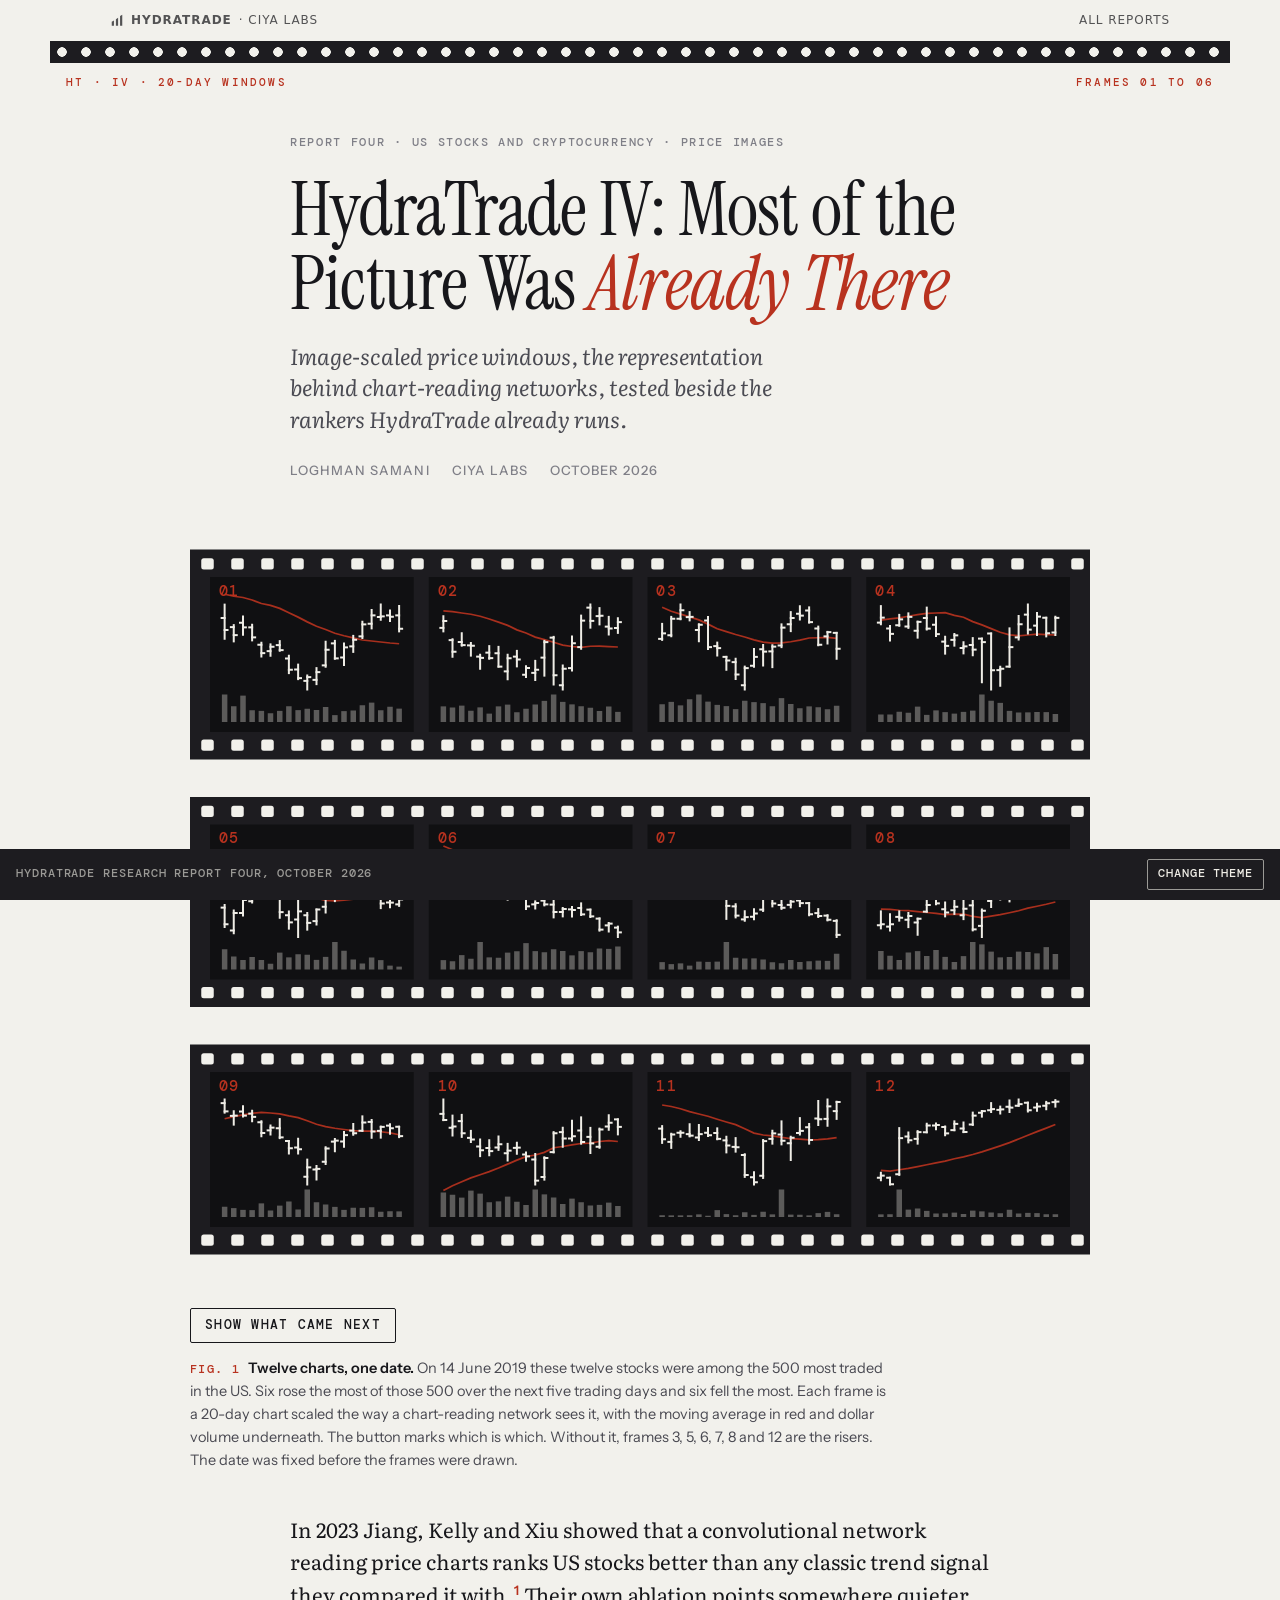
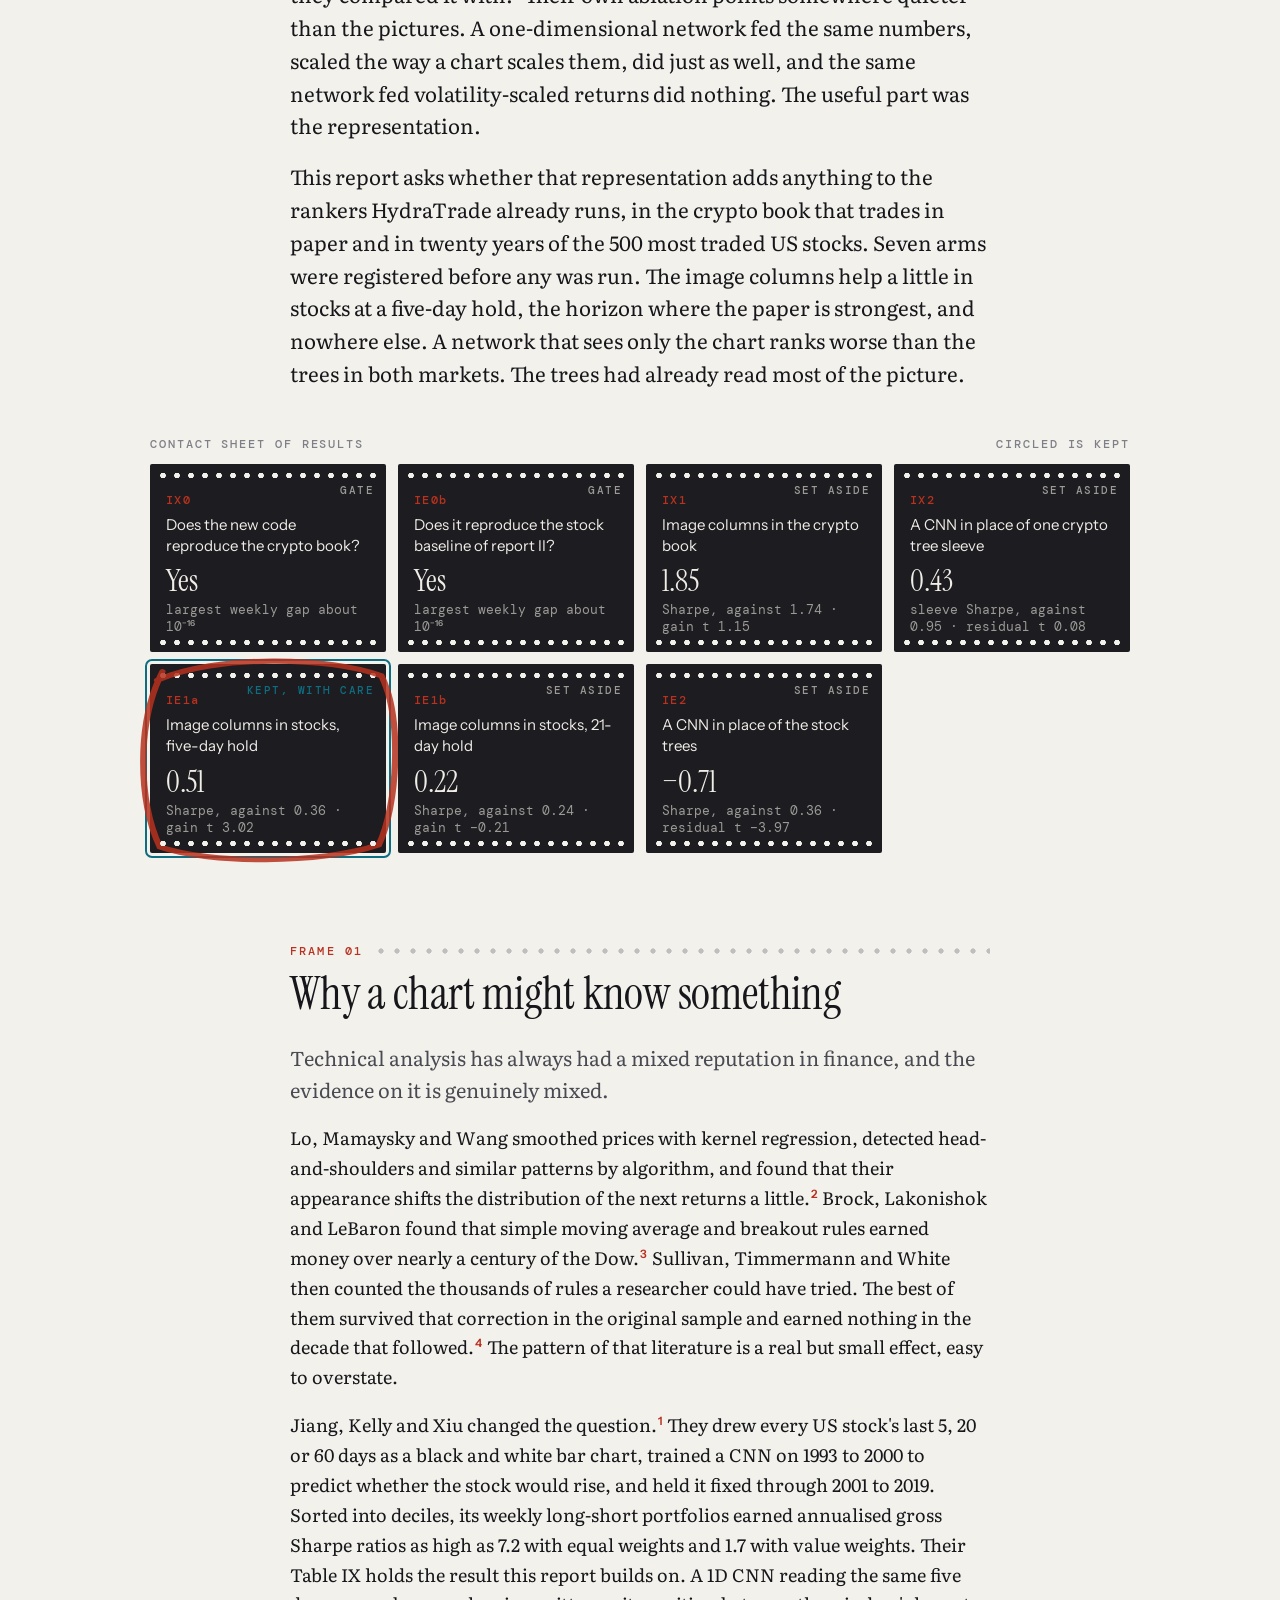
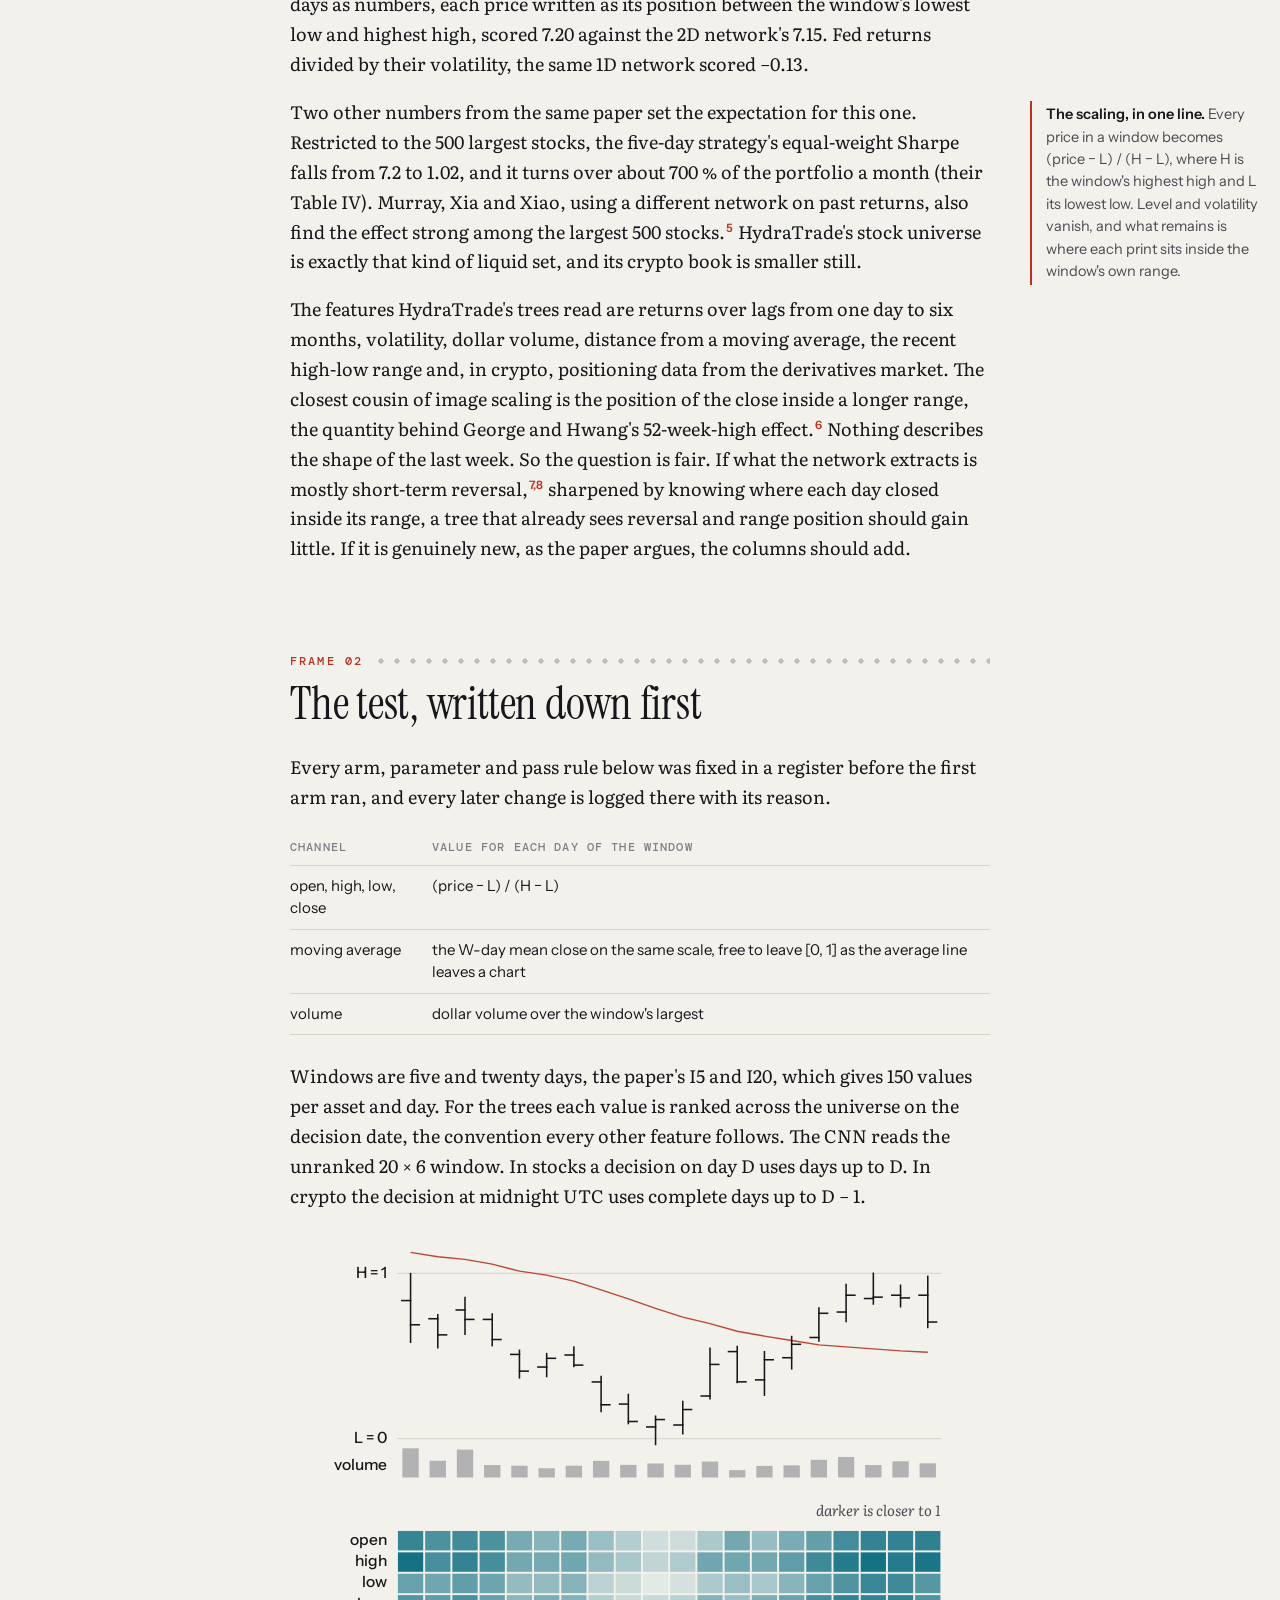
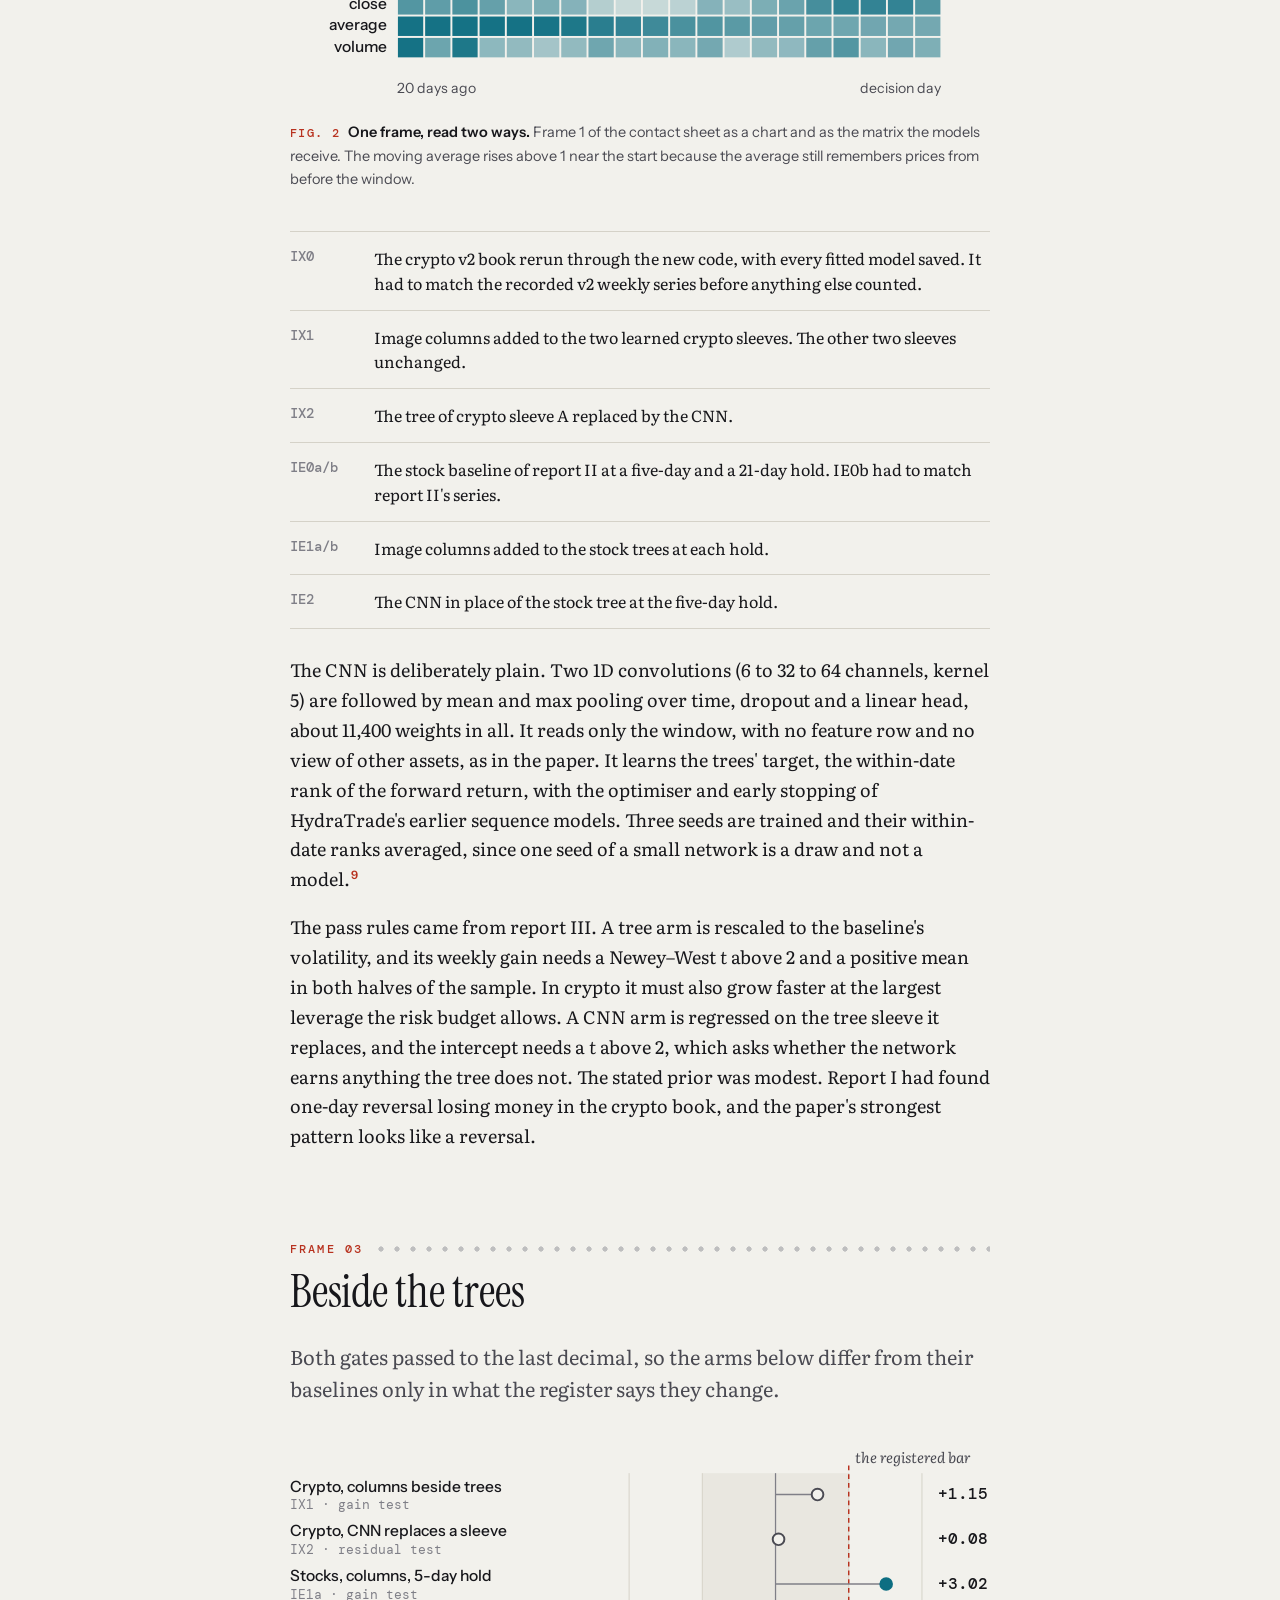
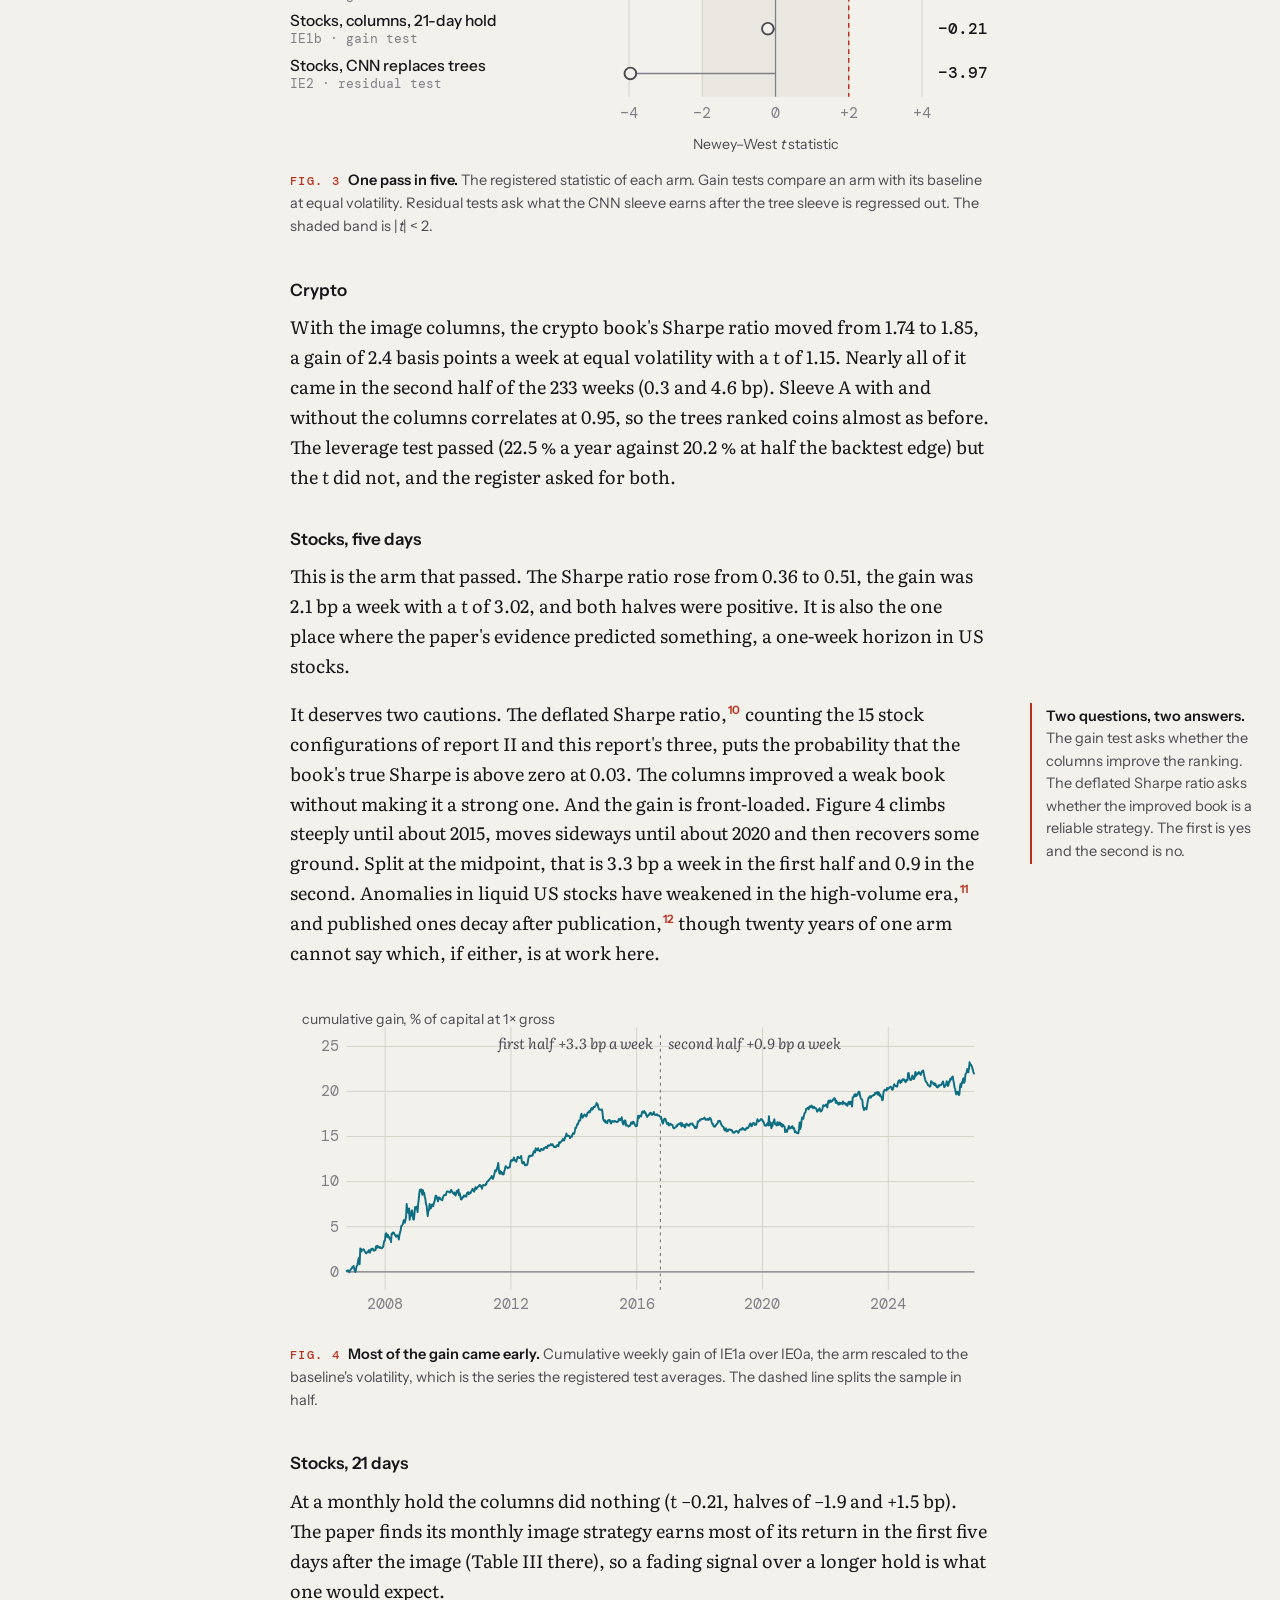
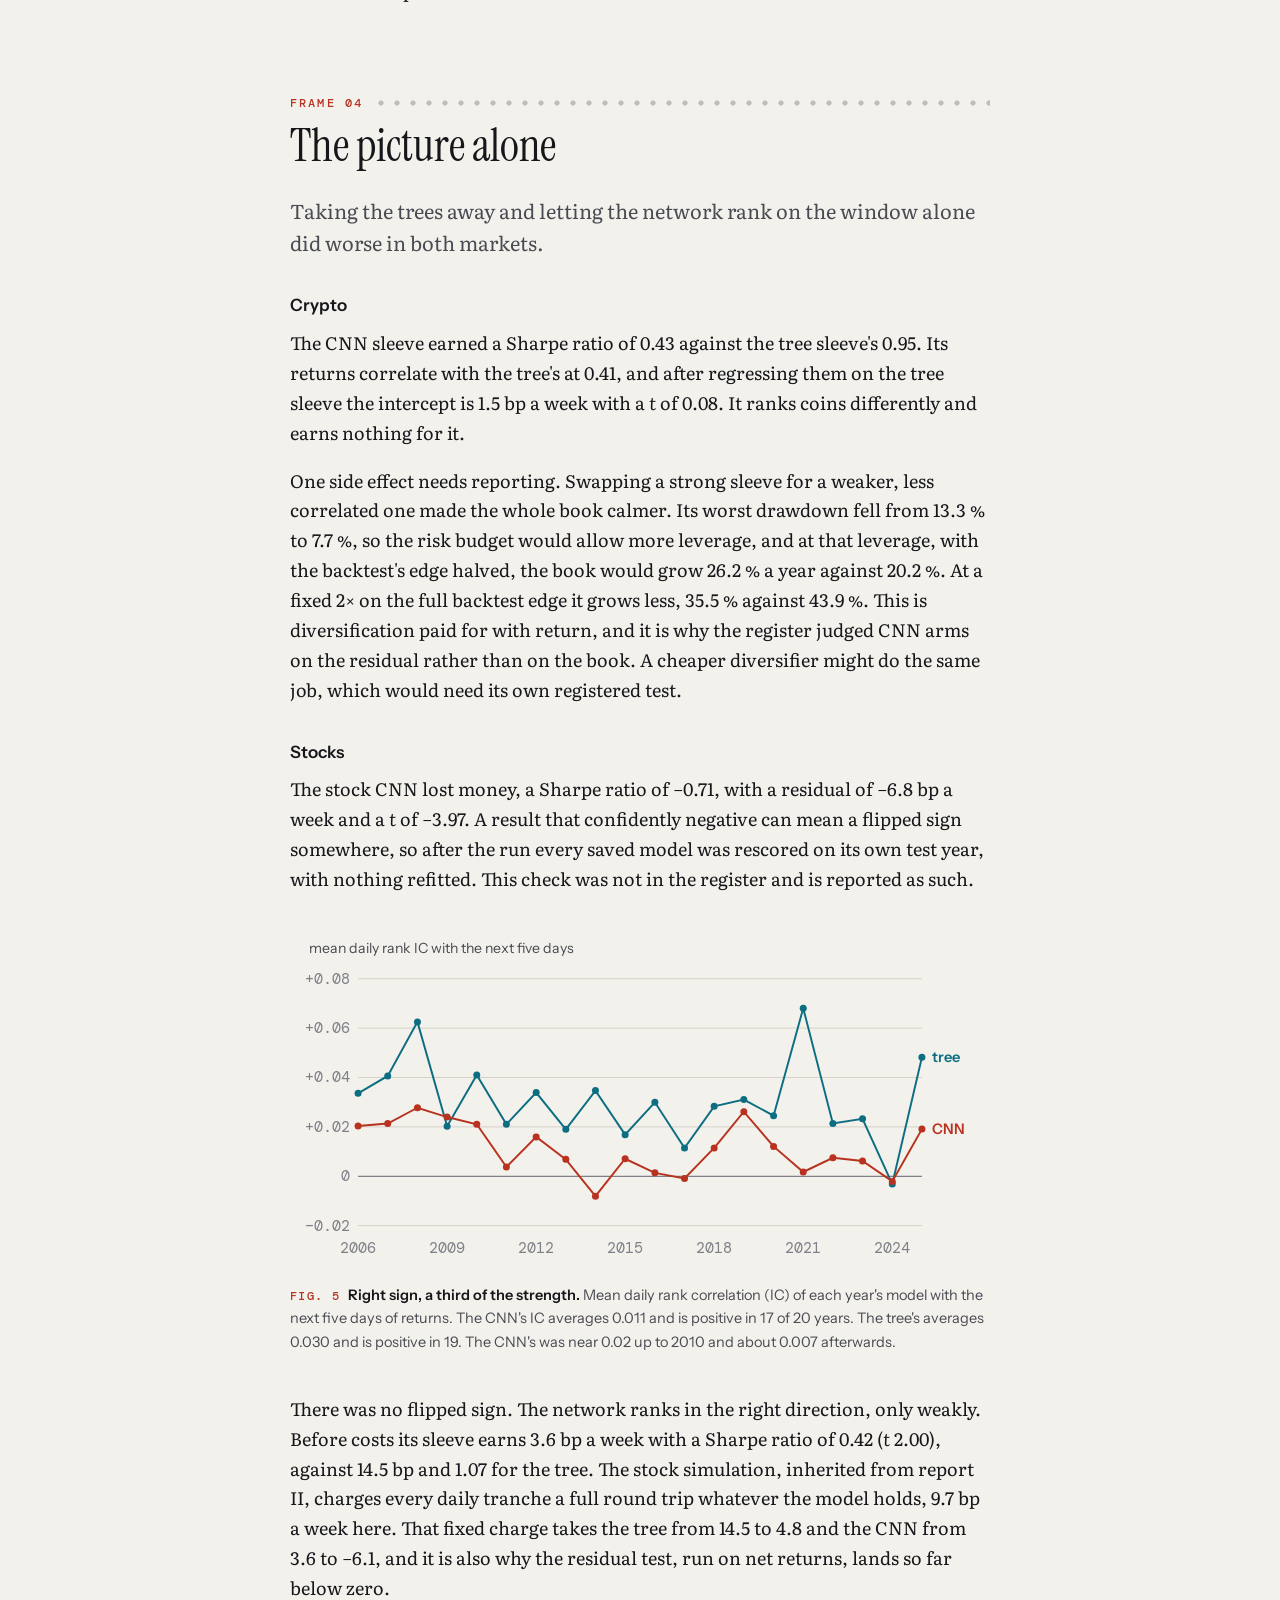
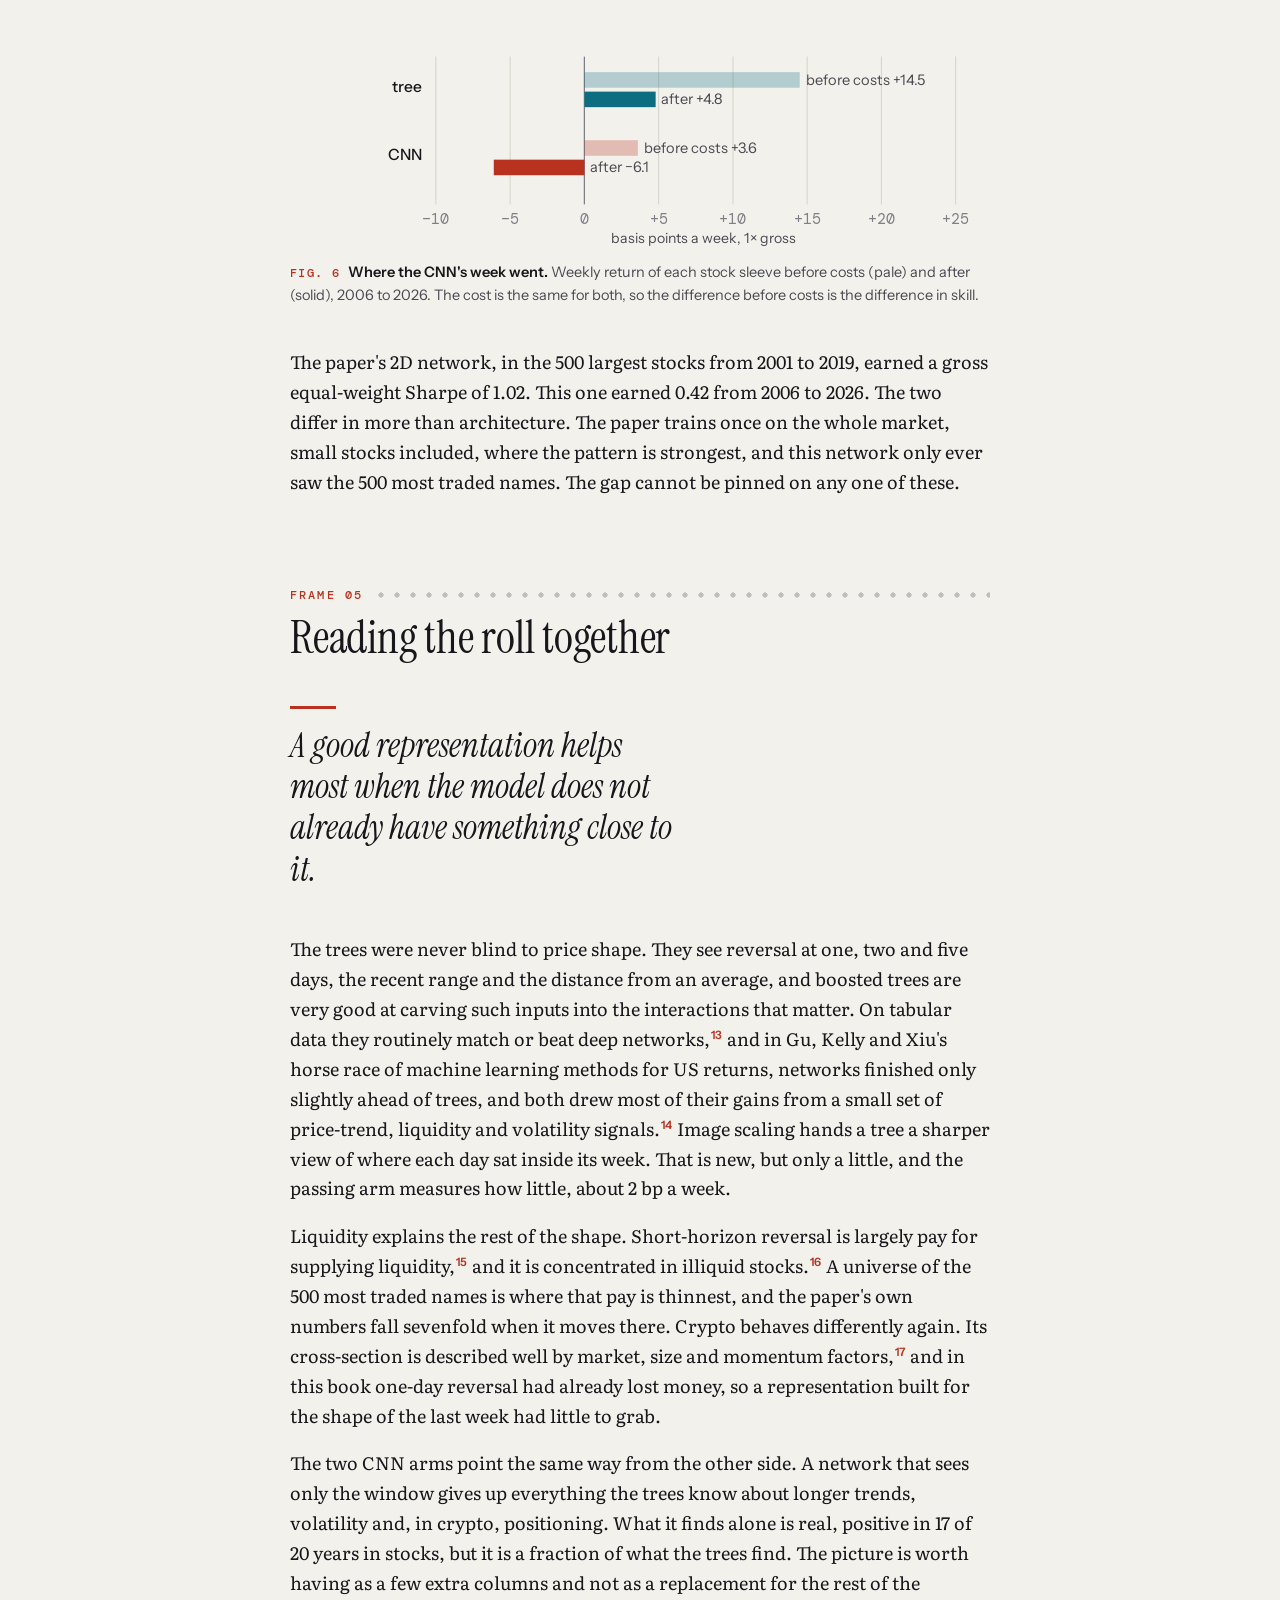
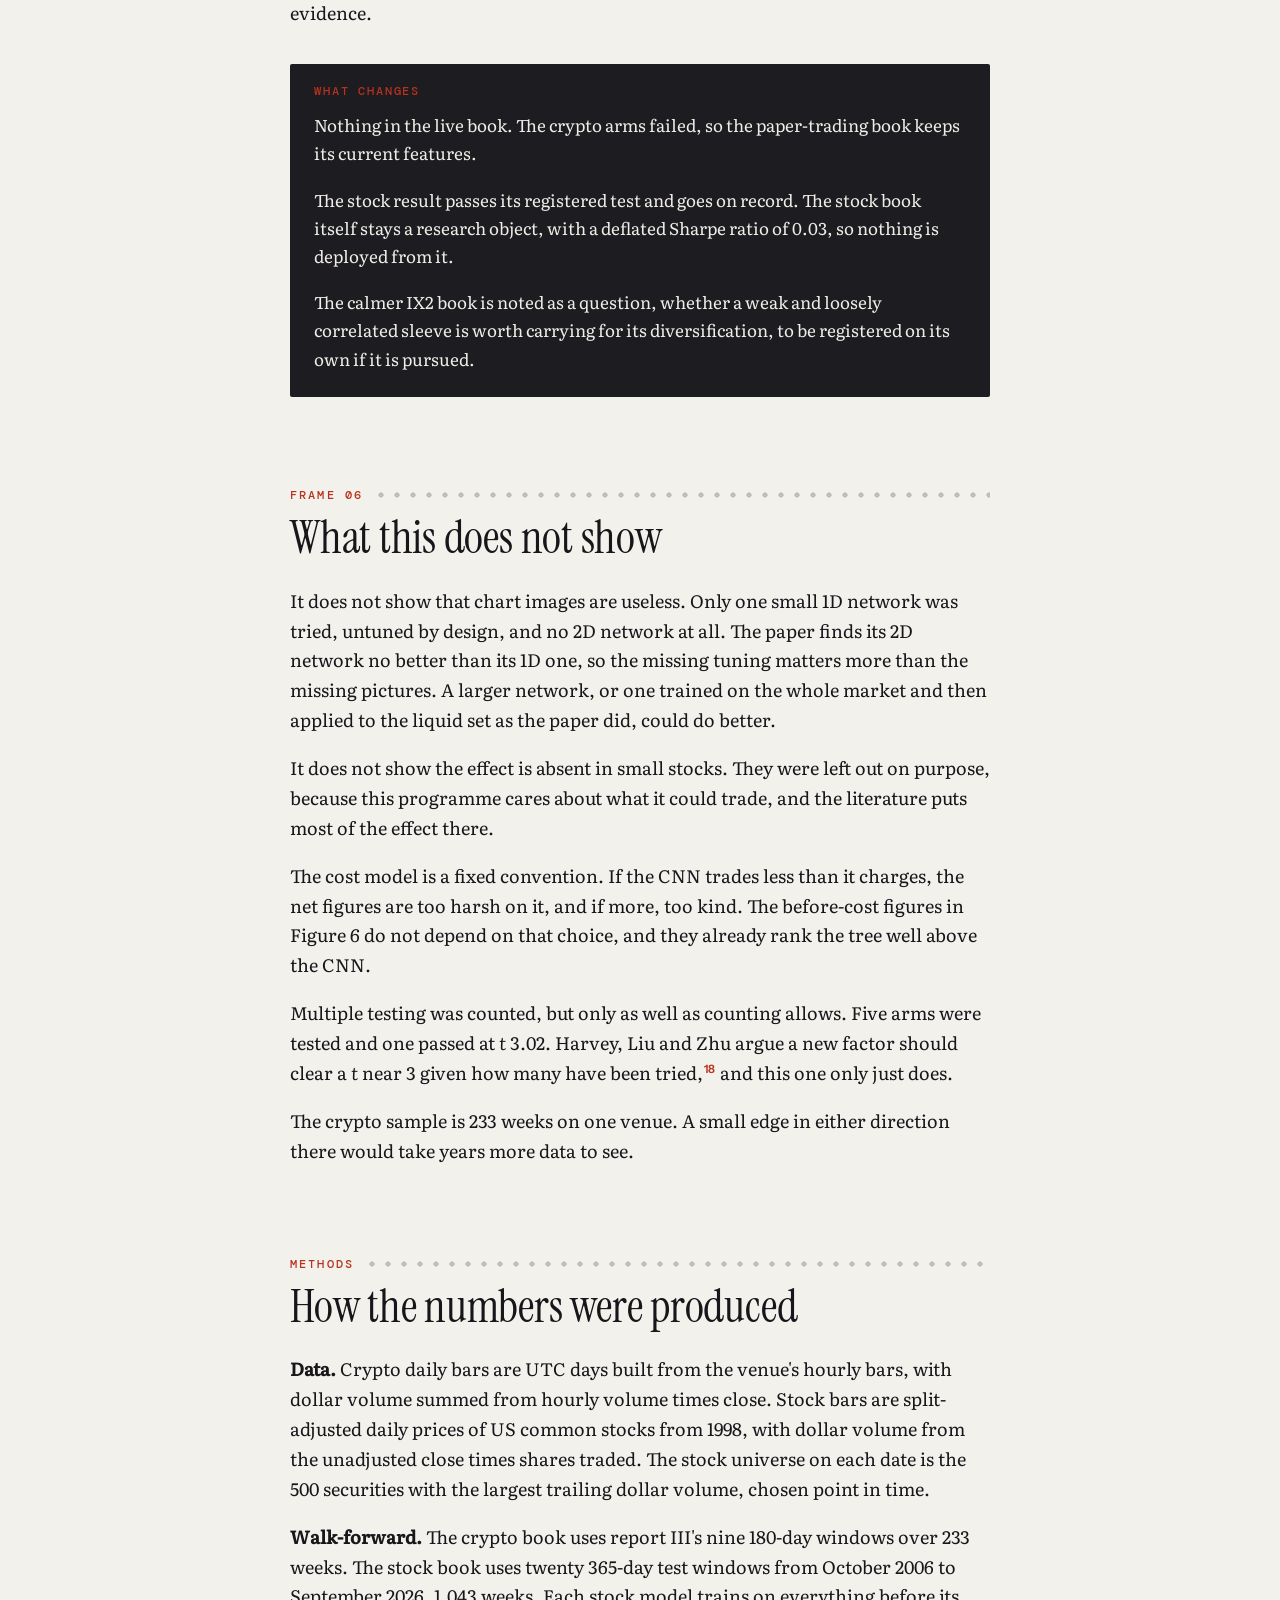
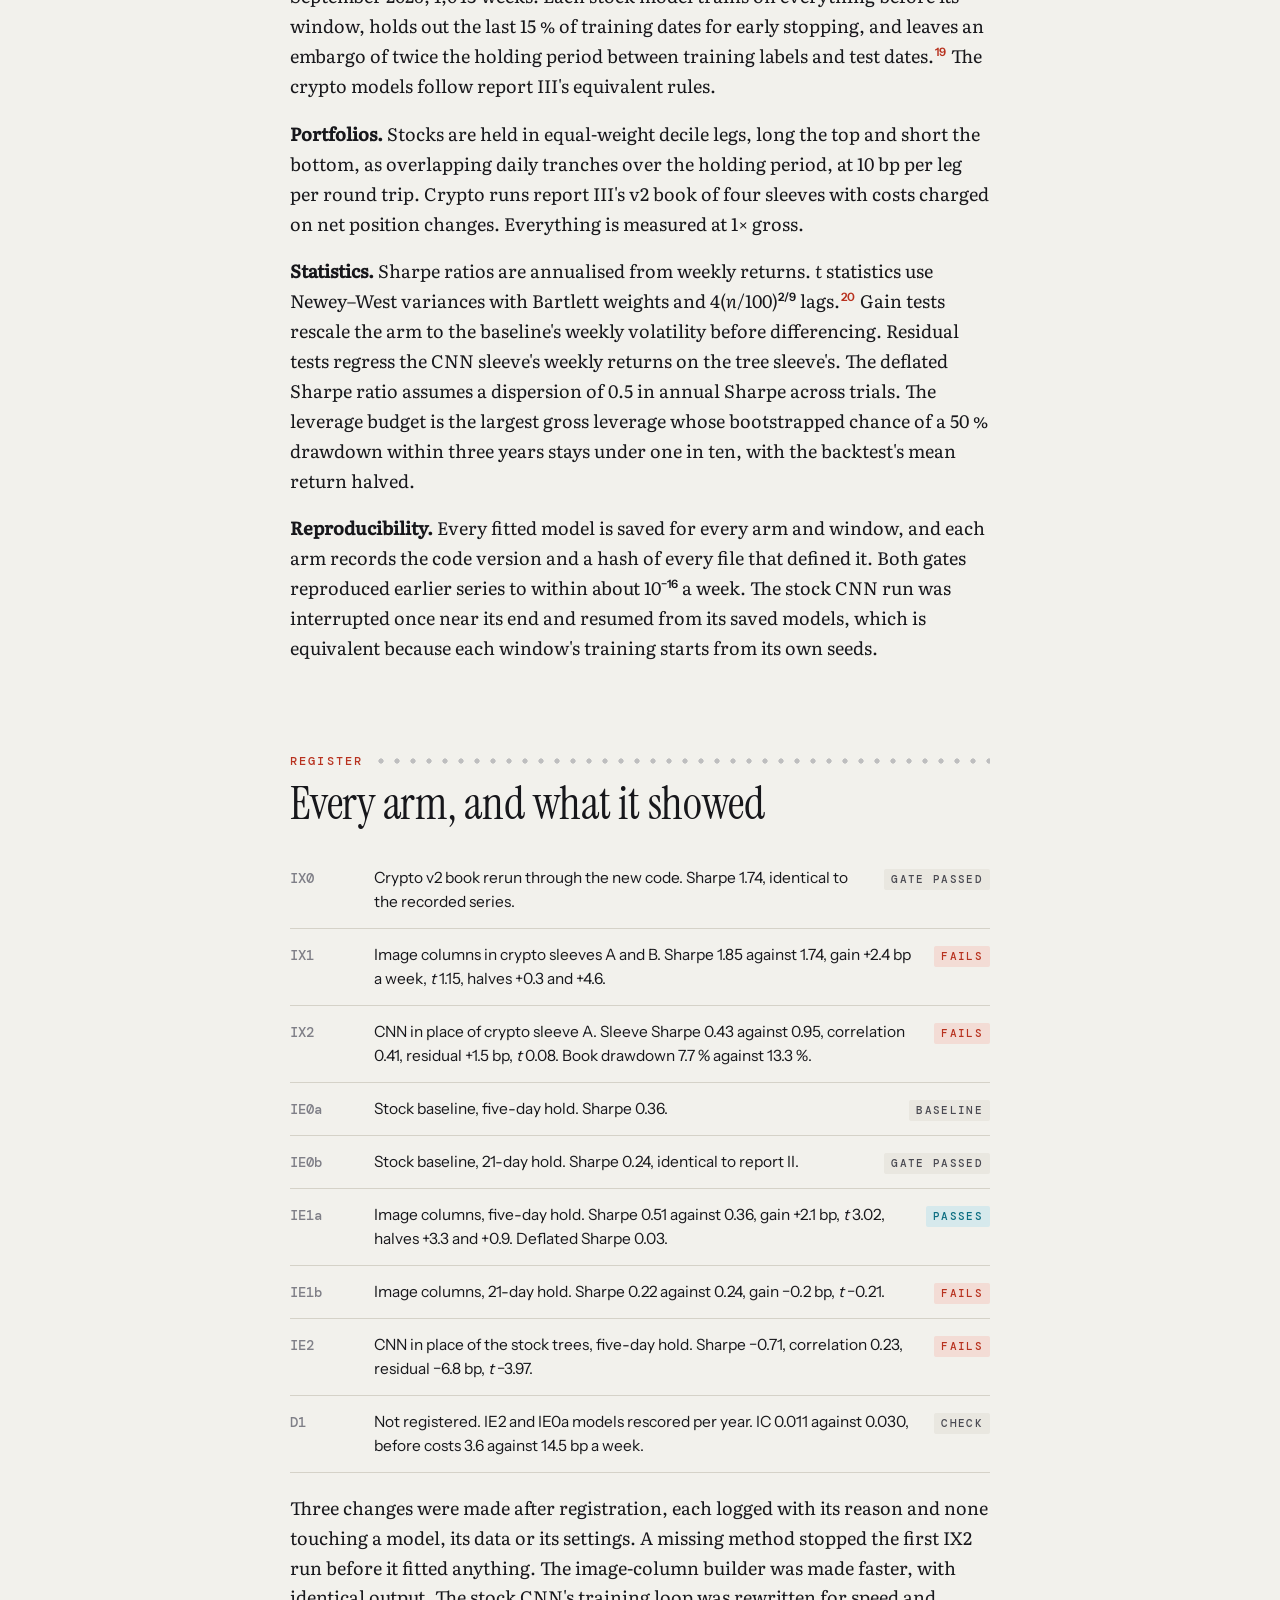
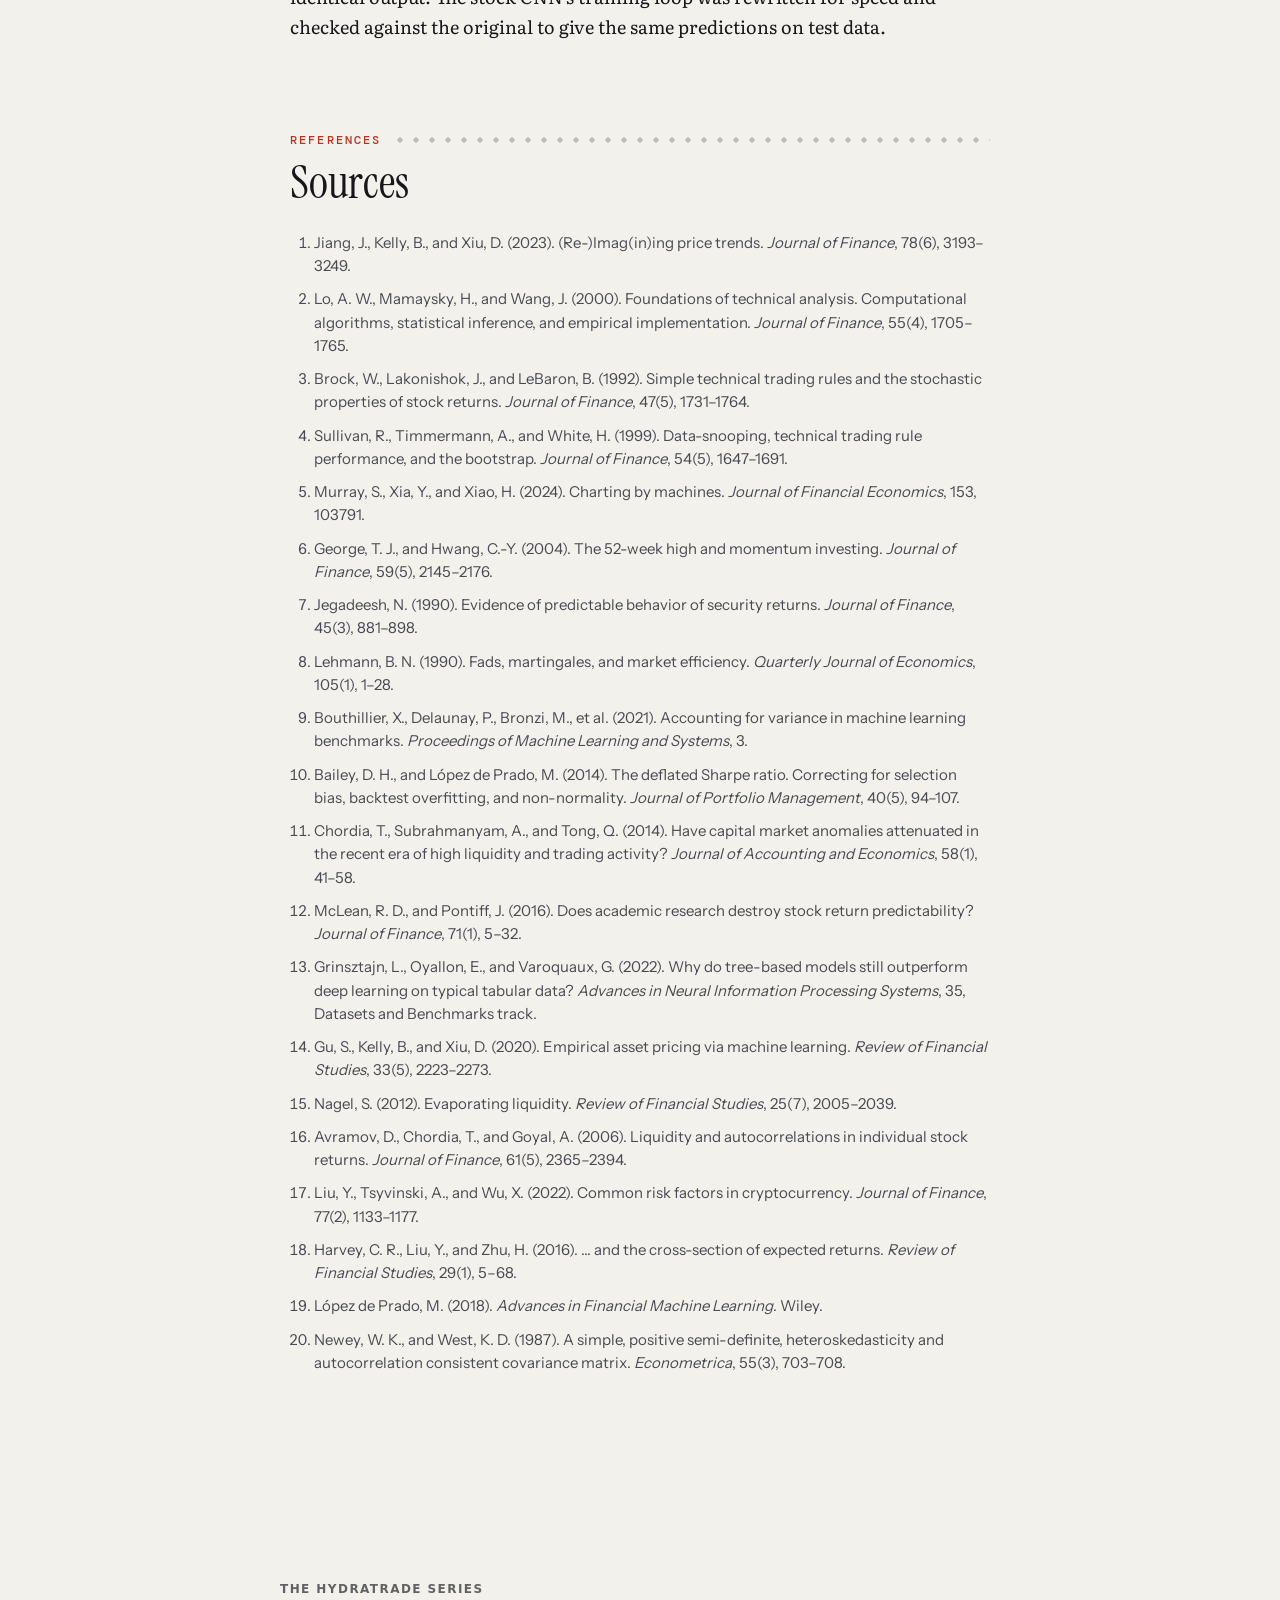
<file: iv/index.html>
<!doctype html>
<html lang="en">
<head>
<meta charset="utf-8">
<meta name="viewport" content="width=device-width,initial-scale=1">
<title>HydraTrade IV. Most of the Picture Was Already There</title>
<meta name="description" content="Seven pre-registered tests of image-scaled price windows, the representation behind chart-reading CNNs, added to the rankers of a market-neutral crypto book and a broad US stock book.">
<link rel="stylesheet" href="../fonts/iv.css">
<style>
:root{
  color-scheme:light;
  --bg:#f2f1ec; --bg-2:#e9e7e0; --rule:#d5d2c8;
  --ink:#17171b; --ink-2:#4a4a52; --ink-3:#7f7f87;
  --red:#b8321f; --red-soft:#f3dcd5;
  --cyan:#0d6e82; --cyan-soft:#d6e9ec;
  --film:#1d1c20; --pane:#101012; --print:#efede6; --print-2:#9b9a96;
  --display:"Instrument Serif",Georgia,serif;
  --serif:"Literata",Georgia,serif;
  --sans:"Instrument Sans",ui-sans-serif,-apple-system,"Segoe UI",Roboto,Arial,sans-serif;
  --mono:"DM Mono",ui-monospace,Menlo,Consolas,monospace;
}
@media (prefers-color-scheme:dark){
  :root:not([data-theme="light"]){
    color-scheme:dark;
    --bg:#0e0e10; --bg-2:#18181b; --rule:#2d2d33;
    --ink:#ecebe6; --ink-2:#b6b5af; --ink-3:#7e7d7a;
    --red:#ff7563; --red-soft:#3b1d18;
    --cyan:#62c4d6; --cyan-soft:#14292e;
    --film:#232227; --pane:#09090a; --print:#e9e7e0; --print-2:#8d8c88;
  }
}
:root[data-theme="dark"]{
  color-scheme:dark;
  --bg:#0e0e10; --bg-2:#18181b; --rule:#2d2d33;
  --ink:#ecebe6; --ink-2:#b6b5af; --ink-3:#7e7d7a;
  --red:#ff7563; --red-soft:#3b1d18;
  --cyan:#62c4d6; --cyan-soft:#14292e;
  --film:#232227; --pane:#09090a; --print:#e9e7e0; --print-2:#8d8c88;
}
*{box-sizing:border-box}
html{-webkit-text-size-adjust:100%}
body{margin:0; background:var(--bg); color:var(--ink); font:400 18px/1.66 var(--serif)}
a{color:var(--cyan)}
.page{max-width:1180px; margin:0 auto; padding:0 16px 120px}
.col{max-width:700px; margin:0 auto}

/* the film edge that runs across the top */
.edge-strip{height:22px; margin:0 -16px; background:
  radial-gradient(circle at 12px 11px, var(--bg) 0 4.5px, transparent 5px) 0 0/24px 22px,
  var(--film)}
.edge-code{font:500 11px/1 var(--mono); letter-spacing:.2em; text-transform:uppercase;
  color:var(--red); padding:14px 0 0; display:flex; justify-content:space-between; gap:12px;
  flex-wrap:wrap}

/* masthead */
header.mast{padding:46px 0 26px}
.kicker{font:500 12px/1.4 var(--mono); letter-spacing:.14em; text-transform:uppercase;
  color:var(--ink-3); margin-bottom:22px}
h1{font:400 clamp(40px,7.2vw,76px)/.98 var(--display); margin:0 0 18px; letter-spacing:-.01em}
h1 em{color:var(--red)}
.sub{font:400 clamp(19px,2.4vw,22px)/1.45 var(--serif); color:var(--ink-2); max-width:40ch;
  margin:0 0 26px; font-style:italic}
.byline{font:500 13px/1.5 var(--sans); color:var(--ink-3); display:flex; flex-wrap:wrap;
  gap:4px 22px; text-transform:uppercase; letter-spacing:.08em}

/* figures */
figure{margin:40px 0}
figure.wide{margin-left:auto; margin-right:auto; max-width:900px}
svg.fig{width:100%; height:auto; display:block; font-family:var(--sans)}
figcaption{font:400 14.5px/1.6 var(--sans); color:var(--ink-2); margin-top:14px; max-width:700px}
figcaption b{color:var(--ink); font-weight:600}
figcaption .fn{font:500 11.5px/1 var(--mono); color:var(--red); letter-spacing:.12em;
  margin-right:8px; text-transform:uppercase}
.fig .grid{stroke:var(--rule); stroke-width:1}
.fig .axis{stroke:var(--ink-3); stroke-width:1.3}
.fig .tick{font:400 15px var(--mono); fill:var(--ink-3)}
.fig .lab{font:500 16px var(--sans); fill:var(--ink)}
.fig .sublab{font:400 13.5px var(--mono); fill:var(--ink-3)}
.fig .axlab{font:400 14.5px var(--sans); fill:var(--ink-2)}
.fig .note{font:italic 400 15px var(--serif); fill:var(--ink-2)}
.fig .val{font:500 16px var(--mono); fill:var(--ink)}
.fig .vlab{font:400 15px var(--sans); fill:var(--ink-2)}
.fig .band{fill:var(--bg-2)}
.fig .bar2{stroke:var(--red); stroke-width:1.5; stroke-dasharray:5 4}
.fig .stem{stroke:var(--ink-3); stroke-width:1.5}
.fig .pt-pass{fill:var(--cyan); stroke:var(--cyan); stroke-width:2}
.fig .pt-fail{fill:var(--bg); stroke:var(--ink-2); stroke-width:2}
.fig .split{stroke:var(--ink-3); stroke-width:1.2; stroke-dasharray:3 4}
.fig .line-gain{fill:none; stroke:var(--cyan); stroke-width:2; stroke-linejoin:round}
.fig .line-tree{fill:none; stroke:var(--cyan); stroke-width:2}
.fig .line-cnn{fill:none; stroke:var(--red); stroke-width:2}
.fig .dot-tree{fill:var(--cyan)} .fig .dot-cnn{fill:var(--red)}
.fig .end-tree{font:600 15px var(--sans); fill:var(--cyan)}
.fig .end-cnn{font:600 15px var(--sans); fill:var(--red)}
.fig .gross-tree{fill:var(--cyan); opacity:.28} .fig .net-tree{fill:var(--cyan)}
.fig .gross-cnn{fill:var(--red); opacity:.28} .fig .net-cnn{fill:var(--red)}
.fig .cell{fill:var(--cyan)}
.fig .ohlc{stroke:var(--ink); stroke-width:1.6; stroke-linecap:square}
.fig .ma{fill:none; stroke:var(--red); stroke-width:1.4; opacity:.9}
.fig .vol{fill:var(--ink-3); opacity:.55}
/* inside the contact sheet the panes are film, in both themes */
.sheet .film{fill:var(--film)}
.sheet .hole{fill:var(--bg)}
.sheet .pane{fill:var(--pane); stroke:transparent; stroke-width:3; transition:stroke .3s}
.sheet .ohlc{stroke:var(--print)}
.sheet .vol{fill:var(--print-2)}
.sheet .edge{font:500 12px var(--mono); fill:var(--red); letter-spacing:.1em}
.sheet .tagt{font:500 14px var(--mono); fill:var(--ink-2)}
.sheet .tag{opacity:0; transition:opacity .35s}
.revealed .sheet .tag{opacity:1}
.revealed .sheet .up .pane{stroke:var(--cyan)}
.revealed .sheet .down .pane{stroke:var(--red)}
.revealed .sheet .up .tagt{fill:var(--cyan)}
.revealed .sheet .down .tagt{fill:var(--red)}
.reveal-btn{font:500 12.5px/1 var(--mono); letter-spacing:.1em; text-transform:uppercase;
  background:transparent; color:var(--ink); border:1.5px solid var(--ink); border-radius:2px;
  padding:10px 14px; cursor:pointer; margin:14px 0 0}
.reveal-btn:hover{background:var(--ink); color:var(--bg)}

/* standfirst */
.stand{font:400 20.5px/1.6 var(--serif); margin:0 0 18px}

/* the contact sheet of results */
.ledger{margin:48px auto 20px; max-width:980px}
.ledger-h{font:500 12px/1 var(--mono); letter-spacing:.16em; text-transform:uppercase;
  color:var(--ink-3); margin:0 0 14px; display:flex; justify-content:space-between; gap:10px}
.cards{display:grid; grid-template-columns:repeat(auto-fill,minmax(220px,1fr)); gap:12px}
.card{position:relative; background:var(--film); color:var(--print); padding:30px 16px 16px;
  border-radius:2px; min-height:168px}
.card::before, .card::after{content:""; position:absolute; left:8px; right:8px; height:7px;
  background:radial-gradient(circle at 5px 3.5px, var(--bg) 0 2.6px, transparent 3px) 0 0/14px 7px}
.card::before{top:8px} .card::after{bottom:6px}
.card .id{font:500 12px/1 var(--mono); color:var(--red); letter-spacing:.12em}
.card .q{font:400 15px/1.42 var(--sans); margin:8px 0 10px; color:var(--print)}
.card .n{font:400 30px/1 var(--display); color:var(--print)}
.card .n small{font:400 13px/1.3 var(--mono); color:var(--print-2); display:block; margin-top:6px}
.card .mark{position:absolute; right:12px; top:22px; font:500 10.5px/1 var(--mono);
  letter-spacing:.14em; text-transform:uppercase; color:var(--print-2)}
.card.kept{outline:2px solid var(--cyan); outline-offset:3px}
.card.kept .mark{color:var(--cyan)}
.card.kept svg.ring{position:absolute; inset:-14px; width:calc(100% + 28px);
  height:calc(100% + 28px); pointer-events:none; overflow:visible}
.card.kept svg.ring path{fill:none; stroke:var(--red); stroke-width:2.4; stroke-linecap:round;
  opacity:.85}

/* parts, labelled like frames on a roll */
.part{margin:92px auto 0; max-width:700px; position:relative}
.frame-no{font:500 12px/1 var(--mono); letter-spacing:.18em; text-transform:uppercase;
  color:var(--red); display:flex; align-items:center; gap:12px; margin-bottom:12px}
.frame-no::after{content:""; flex:1; height:12px; background:
  radial-gradient(circle at 6px 6px, var(--ink-3) 0 2.4px, transparent 2.8px) 0 0/16px 12px;
  opacity:.45}
h2{font:400 clamp(32px,4.6vw,46px)/1.06 var(--display); margin:0 0 24px; letter-spacing:-.005em}
h3{font:600 17px/1.4 var(--sans); margin:36px 0 10px}
p{margin:0 0 18px}
sup{font:600 .64em/0 var(--sans)}
.lede{font:400 20px/1.6 var(--serif); color:var(--ink-2)}

/* margin notes, beside the column on wide screens */
.side{font:400 14.5px/1.55 var(--sans); color:var(--ink-2); border-left:2px solid var(--red);
  padding:2px 0 2px 14px; margin:0 0 20px}
.side b{color:var(--ink); font-weight:600}
@media (min-width:1150px){
  .side{float:right; clear:right; width:230px; margin:4px -270px 16px 0}
}

/* a small table for the representation */
table{border-collapse:collapse; width:100%; margin:20px 0 26px; font:400 15px/1.5 var(--sans)}
th,td{text-align:left; padding:9px 10px 9px 0; border-bottom:1px solid var(--rule);
  vertical-align:top}
th{font:500 11.5px/1.3 var(--mono); letter-spacing:.1em; text-transform:uppercase;
  color:var(--ink-3)}
td.m{font:400 14px/1.5 var(--mono); white-space:nowrap}

/* the arms, as a strip of numbered frames */
.arms{list-style:none; padding:0; margin:26px 0; border-top:1px solid var(--rule)}
.arms li{display:grid; grid-template-columns:70px 1fr; gap:0 14px; padding:14px 0;
  border-bottom:1px solid var(--rule); font:400 16px/1.55 var(--serif)}
.arms li b{font:500 14px/1.5 var(--mono); color:var(--ink-3)}

/* decision and caution boxes */
.verdict{margin:36px 0; padding:22px 24px 6px; background:var(--film); color:var(--print);
  border-radius:2px}
.verdict .h{font:500 11.5px/1 var(--mono); letter-spacing:.16em; text-transform:uppercase;
  color:var(--red); display:block; margin-bottom:14px}
.verdict p{font-size:17px}
.caveat{margin:30px 0; padding:16px 20px 2px; border:1.5px dashed var(--ink-3); border-radius:2px}
.caveat .h{font:500 11.5px/1 var(--mono); letter-spacing:.16em; text-transform:uppercase;
  color:var(--ink-3); display:block; margin-bottom:10px}
.caveat p{font-size:16.5px}
.pull{margin:44px 0; font:400 italic clamp(26px,3.6vw,34px)/1.22 var(--display); color:var(--ink);
  max-width:24ch}
.pull::before{content:""; display:block; width:46px; height:3px; background:var(--red);
  margin-bottom:16px}

/* register and references */
ol.reg{list-style:none; padding:0; margin:20px 0; counter-reset:none}
ol.reg li{padding:14px 0; border-bottom:1px solid var(--rule); font:400 15.5px/1.55 var(--sans);
  display:grid; grid-template-columns:70px 1fr auto; gap:4px 14px; align-items:baseline}
ol.reg li .rid{font:500 14px var(--mono); color:var(--ink-3)}
ol.reg li .rv{font:500 11px/1 var(--mono); letter-spacing:.12em; text-transform:uppercase;
  padding:5px 7px; border-radius:2px; white-space:nowrap}
.rv.pass{color:var(--cyan); background:var(--cyan-soft)}
.rv.fail{color:var(--red); background:var(--red-soft)}
.rv.gate{color:var(--ink-2); background:var(--bg-2)}
@media (max-width:560px){
  ol.reg li{grid-template-columns:58px 1fr}
  ol.reg li .rv{grid-column:2; justify-self:start}
}
ol.refs{padding-left:24px; font:400 15px/1.55 var(--sans); color:var(--ink-2)}
ol.refs li{margin:0 0 10px}
.cite{cursor:help; color:var(--red); padding:0 1px}
.cite:focus{outline:1.5px solid var(--red); outline-offset:2px}
.cite-tip{position:fixed; z-index:20; max-width:360px; background:var(--film); color:var(--print);
  font:400 13.5px/1.5 var(--sans); padding:12px 14px; border-radius:3px;
  box-shadow:0 8px 28px rgba(0,0,0,.25)}
.cite-tip p{margin:0 0 6px} .cite-tip p:last-child{margin:0}
.cite-tip i{color:var(--print)}

/* theme bar */
.bar{position:fixed; left:0; right:0; bottom:0; z-index:10; display:flex; align-items:center;
  justify-content:space-between; gap:12px; padding:10px 16px; background:var(--film);
  color:var(--print-2); font:500 11.5px/1.3 var(--mono); letter-spacing:.08em; text-transform:uppercase}
.bar button{font:inherit; letter-spacing:inherit; text-transform:inherit; color:var(--print);
  background:transparent; border:1px solid var(--print-2); border-radius:2px; padding:7px 10px;
  cursor:pointer}
.bar button:hover{border-color:var(--print)}
@media (max-width:560px){ body{font-size:17px} .stand{font-size:19px} }
</style>
<link rel="canonical" href="https://hydratrade.ciyalabs.com/iv/">
<link rel="icon" href="../assets/favicon.svg" type="image/svg+xml">
<style id="ht-series-style">
.ht-bar{font-style:normal;display:flex;justify-content:space-between;align-items:center;gap:16px;
  max-width:1100px;margin:0 auto;padding:12px 20px;font:500 12px/1.4 system-ui,-apple-system,"Segoe UI",sans-serif;
  letter-spacing:.08em;text-transform:uppercase}
.ht-bar a{color:inherit;text-decoration:none;opacity:.72}
.ht-bar a:first-child{display:inline-flex;align-items:center;gap:7px}
.ht-mark{width:14px;height:14px;flex:none}
.ht-bar a:hover{opacity:1}
.ht-bar b{font-weight:600;opacity:1}
.ht-series{font-style:normal;max-width:760px;margin:72px auto 120px;padding:0 20px;font-family:system-ui,-apple-system,"Segoe UI",sans-serif}
.ht-series h2{font-family:inherit;font-size:12px;font-weight:600;line-height:1.4;letter-spacing:.12em;text-transform:uppercase;opacity:.65;margin:0 0 14px}
.ht-series .ht-nav{display:grid;grid-template-columns:1fr 1fr;gap:14px}
.ht-series a.ht-card{display:block;padding:16px 18px;color:inherit;text-decoration:none;
  border:1px solid color-mix(in srgb,currentColor 22%,transparent);border-radius:4px;transition:border-color .2s}
.ht-series a.ht-card:hover{border-color:currentColor}
.ht-series .ht-dir{display:block;font-size:12px;letter-spacing:.08em;text-transform:uppercase;opacity:.65;margin-bottom:6px}
.ht-series .ht-t{display:block;font-size:16px;line-height:1.35;font-weight:600}
.ht-series .ht-next{text-align:right;grid-column:2}
.ht-series .ht-all{display:inline-block;margin-top:18px;color:inherit;font-size:14px;opacity:.75}
.ht-series .ht-all:hover{opacity:1}
.ht-series .ht-note{margin-top:22px;font-size:12px;line-height:1.6;opacity:.6}
@media (max-width:620px){.ht-series .ht-nav{grid-template-columns:1fr}.ht-series .ht-next{grid-column:1;text-align:left}}
</style>
</head>
<body>
<nav class="ht-bar" aria-label="HydraTrade series"><a href="../"><svg class="ht-mark" viewBox="0 0 64 64" aria-hidden="true"><path fill="currentColor" d="M8 58V40l10-6v24zM27 58V28l10-6v36zM46 58V14l10-6v50z"/></svg><b>HydraTrade</b> &middot; Ciya Labs</a><a href="../#reports">All reports</a></nav>
<div class="page">

<div class="edge-strip" aria-hidden="true"></div>
<div class="edge-code" aria-hidden="true"><span>HT · IV · 20-day windows</span><span>frames 01 to 06</span></div>

<header class="mast col">
  <div class="kicker">Report four · US stocks and cryptocurrency · price images</div>
  <h1>HydraTrade IV: Most of the Picture Was <em>Already There</em></h1>
  <p class="sub">Image-scaled price windows, the representation behind chart-reading networks, tested beside the rankers HydraTrade already runs.</p>
  <div class="byline"><span>Loghman Samani</span><span>Ciya Labs</span><span>October 2026</span></div>
</header>

<figure class="wide" id="sheet-fig">
<!--fig1-->
<svg viewBox="0 0 720 598" class="fig sheet" role="img" aria-label="A contact sheet of twelve twenty-day price charts of large US stocks on 14 June 2019. Six rose most and six fell most over the following week, and the charts look alike.">
<rect class="film" x="0" y="2" width="720" height="168"/>
<rect class="hole" x="9" y="9" width="10" height="9" rx="2"/>
<rect class="hole" x="9" y="154" width="10" height="9" rx="2"/>
<rect class="hole" x="33" y="9" width="10" height="9" rx="2"/>
<rect class="hole" x="33" y="154" width="10" height="9" rx="2"/>
<rect class="hole" x="57" y="9" width="10" height="9" rx="2"/>
<rect class="hole" x="57" y="154" width="10" height="9" rx="2"/>
<rect class="hole" x="81" y="9" width="10" height="9" rx="2"/>
<rect class="hole" x="81" y="154" width="10" height="9" rx="2"/>
<rect class="hole" x="105" y="9" width="10" height="9" rx="2"/>
<rect class="hole" x="105" y="154" width="10" height="9" rx="2"/>
<rect class="hole" x="129" y="9" width="10" height="9" rx="2"/>
<rect class="hole" x="129" y="154" width="10" height="9" rx="2"/>
<rect class="hole" x="153" y="9" width="10" height="9" rx="2"/>
<rect class="hole" x="153" y="154" width="10" height="9" rx="2"/>
<rect class="hole" x="177" y="9" width="10" height="9" rx="2"/>
<rect class="hole" x="177" y="154" width="10" height="9" rx="2"/>
<rect class="hole" x="201" y="9" width="10" height="9" rx="2"/>
<rect class="hole" x="201" y="154" width="10" height="9" rx="2"/>
<rect class="hole" x="225" y="9" width="10" height="9" rx="2"/>
<rect class="hole" x="225" y="154" width="10" height="9" rx="2"/>
<rect class="hole" x="249" y="9" width="10" height="9" rx="2"/>
<rect class="hole" x="249" y="154" width="10" height="9" rx="2"/>
<rect class="hole" x="273" y="9" width="10" height="9" rx="2"/>
<rect class="hole" x="273" y="154" width="10" height="9" rx="2"/>
<rect class="hole" x="297" y="9" width="10" height="9" rx="2"/>
<rect class="hole" x="297" y="154" width="10" height="9" rx="2"/>
<rect class="hole" x="321" y="9" width="10" height="9" rx="2"/>
<rect class="hole" x="321" y="154" width="10" height="9" rx="2"/>
<rect class="hole" x="345" y="9" width="10" height="9" rx="2"/>
<rect class="hole" x="345" y="154" width="10" height="9" rx="2"/>
<rect class="hole" x="369" y="9" width="10" height="9" rx="2"/>
<rect class="hole" x="369" y="154" width="10" height="9" rx="2"/>
<rect class="hole" x="393" y="9" width="10" height="9" rx="2"/>
<rect class="hole" x="393" y="154" width="10" height="9" rx="2"/>
<rect class="hole" x="417" y="9" width="10" height="9" rx="2"/>
<rect class="hole" x="417" y="154" width="10" height="9" rx="2"/>
<rect class="hole" x="441" y="9" width="10" height="9" rx="2"/>
<rect class="hole" x="441" y="154" width="10" height="9" rx="2"/>
<rect class="hole" x="465" y="9" width="10" height="9" rx="2"/>
<rect class="hole" x="465" y="154" width="10" height="9" rx="2"/>
<rect class="hole" x="489" y="9" width="10" height="9" rx="2"/>
<rect class="hole" x="489" y="154" width="10" height="9" rx="2"/>
<rect class="hole" x="513" y="9" width="10" height="9" rx="2"/>
<rect class="hole" x="513" y="154" width="10" height="9" rx="2"/>
<rect class="hole" x="537" y="9" width="10" height="9" rx="2"/>
<rect class="hole" x="537" y="154" width="10" height="9" rx="2"/>
<rect class="hole" x="561" y="9" width="10" height="9" rx="2"/>
<rect class="hole" x="561" y="154" width="10" height="9" rx="2"/>
<rect class="hole" x="585" y="9" width="10" height="9" rx="2"/>
<rect class="hole" x="585" y="154" width="10" height="9" rx="2"/>
<rect class="hole" x="609" y="9" width="10" height="9" rx="2"/>
<rect class="hole" x="609" y="154" width="10" height="9" rx="2"/>
<rect class="hole" x="633" y="9" width="10" height="9" rx="2"/>
<rect class="hole" x="633" y="154" width="10" height="9" rx="2"/>
<rect class="hole" x="657" y="9" width="10" height="9" rx="2"/>
<rect class="hole" x="657" y="154" width="10" height="9" rx="2"/>
<rect class="hole" x="681" y="9" width="10" height="9" rx="2"/>
<rect class="hole" x="681" y="154" width="10" height="9" rx="2"/>
<rect class="hole" x="705" y="9" width="10" height="9" rx="2"/>
<rect class="hole" x="705" y="154" width="10" height="9" rx="2"/>
<g class="frame down"><title>Frame 1</title><rect class="pane" x="16.0" y="24" width="163.0" height="124"/><text class="edge" x="23.0" y="39">01</text><polyline class="ma" points="27.7,37.7 35.0,39.4 42.4,40.4 49.7,42.4 57.1,45.2 64.4,46.7 71.8,49.1 79.1,52.6 86.5,56.1 93.8,59.9 101.2,63.4 108.5,66.0 115.9,69.0 123.2,71.0 130.6,72.7 137.9,74.4 145.3,75.2 152.6,76.0 160.0,76.8 167.3,77.4"/><line class="ohlc" x1="27.7" x2="27.7" y1="46.1" y2="73.4"/><line class="ohlc" x1="25.3" x2="27.7" y1="56.8" y2="56.8"/><line class="ohlc" x1="27.7" x2="30.0" y1="66.4" y2="66.4"/><rect class="vol" x="25.5" y="118.0" width="4.4" height="22.0"/><line class="ohlc" x1="35.0" x2="35.0" y1="62.5" y2="75.5"/><line class="ohlc" x1="32.7" x2="35.0" y1="64.1" y2="64.1"/><line class="ohlc" x1="35.0" x2="37.4" y1="70.5" y2="70.5"/><rect class="vol" x="32.8" y="127.4" width="4.4" height="12.6"/><line class="ohlc" x1="42.4" x2="42.4" y1="55.6" y2="70.2"/><line class="ohlc" x1="40.0" x2="42.4" y1="60.6" y2="60.6"/><line class="ohlc" x1="42.4" x2="44.7" y1="64.3" y2="64.3"/><rect class="vol" x="40.2" y="118.9" width="4.4" height="21.1"/><line class="ohlc" x1="49.7" x2="49.7" y1="62.2" y2="74.7"/><line class="ohlc" x1="47.4" x2="49.7" y1="64.3" y2="64.3"/><line class="ohlc" x1="49.7" x2="52.1" y1="72.3" y2="72.3"/><rect class="vol" x="47.5" y="130.6" width="4.4" height="9.4"/><line class="ohlc" x1="57.1" x2="57.1" y1="76.6" y2="87.6"/><line class="ohlc" x1="54.7" x2="57.1" y1="78.2" y2="78.2"/><line class="ohlc" x1="57.1" x2="59.4" y1="84.9" y2="84.9"/><rect class="vol" x="54.9" y="131.1" width="4.4" height="8.9"/><line class="ohlc" x1="64.4" x2="64.4" y1="77.9" y2="87.0"/><line class="ohlc" x1="62.1" x2="64.4" y1="83.3" y2="83.3"/><line class="ohlc" x1="64.4" x2="66.8" y1="79.8" y2="79.8"/><rect class="vol" x="62.2" y="133.0" width="4.4" height="7.0"/><line class="ohlc" x1="71.8" x2="71.8" y1="75.3" y2="83.0"/><line class="ohlc" x1="69.4" x2="71.8" y1="78.5" y2="78.5"/><line class="ohlc" x1="71.8" x2="74.1" y1="82.5" y2="82.5"/><rect class="vol" x="69.6" y="131.1" width="4.4" height="8.9"/><line class="ohlc" x1="79.1" x2="79.1" y1="87.0" y2="100.9"/><line class="ohlc" x1="76.8" x2="79.1" y1="89.2" y2="89.2"/><line class="ohlc" x1="79.1" x2="81.5" y1="98.2" y2="98.2"/><rect class="vol" x="76.9" y="127.4" width="4.4" height="12.6"/><line class="ohlc" x1="86.5" x2="86.5" y1="94.1" y2="105.7"/><line class="ohlc" x1="84.1" x2="86.5" y1="98.0" y2="98.0"/><line class="ohlc" x1="86.5" x2="88.8" y1="104.9" y2="104.9"/><rect class="vol" x="84.3" y="130.5" width="4.4" height="9.5"/><line class="ohlc" x1="93.8" x2="93.8" y1="102.8" y2="114.0"/><line class="ohlc" x1="91.5" x2="93.8" y1="107.1" y2="107.1"/><line class="ohlc" x1="93.8" x2="96.2" y1="104.1" y2="104.1"/><rect class="vol" x="91.6" y="129.4" width="4.4" height="10.6"/><line class="ohlc" x1="101.2" x2="101.2" y1="96.9" y2="109.7"/><line class="ohlc" x1="98.8" x2="101.2" y1="106.3" y2="106.3"/><line class="ohlc" x1="101.2" x2="103.5" y1="100.1" y2="100.1"/><rect class="vol" x="99.0" y="130.4" width="4.4" height="9.6"/><line class="ohlc" x1="108.5" x2="108.5" y1="75.8" y2="95.8"/><line class="ohlc" x1="106.2" x2="108.5" y1="94.7" y2="94.7"/><line class="ohlc" x1="108.5" x2="110.9" y1="82.2" y2="82.2"/><rect class="vol" x="106.3" y="128.0" width="4.4" height="12.0"/><line class="ohlc" x1="115.9" x2="115.9" y1="75.1" y2="89.4"/><line class="ohlc" x1="113.5" x2="115.9" y1="77.1" y2="77.1"/><line class="ohlc" x1="115.9" x2="118.2" y1="89.1" y2="89.1"/><rect class="vol" x="113.7" y="134.5" width="4.4" height="5.5"/><line class="ohlc" x1="123.2" x2="123.2" y1="77.1" y2="94.4"/><line class="ohlc" x1="120.9" x2="123.2" y1="88.4" y2="88.4"/><line class="ohlc" x1="123.2" x2="125.6" y1="80.3" y2="80.3"/><rect class="vol" x="121.0" y="131.3" width="4.4" height="8.7"/><line class="ohlc" x1="130.6" x2="130.6" y1="71.1" y2="83.9"/><line class="ohlc" x1="128.2" x2="130.6" y1="79.5" y2="79.5"/><line class="ohlc" x1="130.6" x2="132.9" y1="74.2" y2="74.2"/><rect class="vol" x="128.4" y="130.8" width="4.4" height="9.2"/><line class="ohlc" x1="137.9" x2="137.9" y1="59.8" y2="72.8"/><line class="ohlc" x1="135.6" x2="137.9" y1="71.5" y2="71.5"/><line class="ohlc" x1="137.9" x2="140.3" y1="61.9" y2="61.9"/><rect class="vol" x="135.7" y="126.6" width="4.4" height="13.4"/><line class="ohlc" x1="145.3" x2="145.3" y1="50.4" y2="65.1"/><line class="ohlc" x1="142.9" x2="145.3" y1="61.4" y2="61.4"/><line class="ohlc" x1="145.3" x2="147.6" y1="54.7" y2="54.7"/><rect class="vol" x="143.1" y="124.5" width="4.4" height="15.5"/><line class="ohlc" x1="152.6" x2="152.6" y1="46.0" y2="58.2"/><line class="ohlc" x1="150.3" x2="152.6" y1="56.0" y2="56.0"/><line class="ohlc" x1="152.6" x2="155.0" y1="55.5" y2="55.5"/><rect class="vol" x="150.4" y="130.6" width="4.4" height="9.4"/><line class="ohlc" x1="160.0" x2="160.0" y1="50.7" y2="59.2"/><line class="ohlc" x1="157.6" x2="160.0" y1="54.7" y2="54.7"/><line class="ohlc" x1="160.0" x2="162.3" y1="55.8" y2="55.8"/><rect class="vol" x="157.8" y="127.8" width="4.4" height="12.2"/><line class="ohlc" x1="167.3" x2="167.3" y1="47.2" y2="67.5"/><line class="ohlc" x1="165.0" x2="167.3" y1="54.7" y2="54.7"/><line class="ohlc" x1="167.3" x2="169.7" y1="65.4" y2="65.4"/><rect class="vol" x="165.1" y="129.3" width="4.4" height="10.7"/><g class="tag"><text class="tagt" x="97.5" y="190" text-anchor="middle">&#8722;8.3 % next week</text></g></g>
<g class="frame down"><title>Frame 2</title><rect class="pane" x="191.0" y="24" width="163.0" height="124"/><text class="edge" x="198.0" y="39">02</text><polyline class="ma" points="202.7,51.1 210.0,51.7 217.4,52.8 224.7,53.8 232.1,55.4 239.4,57.6 246.8,60.1 254.1,62.7 261.5,66.3 268.8,68.8 276.2,72.1 283.5,74.1 290.9,76.2 298.2,78.5 305.6,79.6 312.9,80.2 320.3,79.4 327.6,79.3 335.0,79.7 342.3,80.0"/><line class="ohlc" x1="202.7" x2="202.7" y1="55.4" y2="67.5"/><line class="ohlc" x1="200.3" x2="202.7" y1="64.7" y2="64.7"/><line class="ohlc" x1="202.7" x2="205.0" y1="59.2" y2="59.2"/><rect class="vol" x="200.5" y="127.5" width="4.4" height="12.5"/><line class="ohlc" x1="210.0" x2="210.0" y1="73.8" y2="87.8"/><line class="ohlc" x1="207.7" x2="210.0" y1="74.5" y2="74.5"/><line class="ohlc" x1="210.0" x2="212.4" y1="83.8" y2="83.8"/><rect class="vol" x="207.8" y="128.4" width="4.4" height="11.6"/><line class="ohlc" x1="217.4" x2="217.4" y1="69.0" y2="78.9"/><line class="ohlc" x1="215.0" x2="217.4" y1="76.0" y2="76.0"/><line class="ohlc" x1="217.4" x2="219.7" y1="78.5" y2="78.5"/><rect class="vol" x="215.2" y="126.9" width="4.4" height="13.1"/><line class="ohlc" x1="224.7" x2="224.7" y1="76.8" y2="86.9"/><line class="ohlc" x1="222.4" x2="224.7" y1="78.7" y2="78.7"/><line class="ohlc" x1="224.7" x2="227.1" y1="79.0" y2="79.0"/><rect class="vol" x="222.5" y="131.0" width="4.4" height="9.0"/><line class="ohlc" x1="232.1" x2="232.1" y1="86.2" y2="97.4"/><line class="ohlc" x1="229.7" x2="232.1" y1="87.7" y2="87.7"/><line class="ohlc" x1="232.1" x2="234.4" y1="88.7" y2="88.7"/><rect class="vol" x="229.9" y="128.3" width="4.4" height="11.7"/><line class="ohlc" x1="239.4" x2="239.4" y1="79.3" y2="89.4"/><line class="ohlc" x1="237.1" x2="239.4" y1="84.5" y2="84.5"/><line class="ohlc" x1="239.4" x2="241.8" y1="88.9" y2="88.9"/><rect class="vol" x="237.2" y="133.3" width="4.4" height="6.7"/><line class="ohlc" x1="246.8" x2="246.8" y1="79.9" y2="95.7"/><line class="ohlc" x1="244.4" x2="246.8" y1="85.0" y2="85.0"/><line class="ohlc" x1="246.8" x2="249.1" y1="95.7" y2="95.7"/><rect class="vol" x="244.6" y="127.5" width="4.4" height="12.5"/><line class="ohlc" x1="254.1" x2="254.1" y1="86.2" y2="105.8"/><line class="ohlc" x1="251.8" x2="254.1" y1="99.5" y2="99.5"/><line class="ohlc" x1="254.1" x2="256.5" y1="89.0" y2="89.0"/><rect class="vol" x="251.9" y="126.1" width="4.4" height="13.9"/><line class="ohlc" x1="261.5" x2="261.5" y1="83.1" y2="95.5"/><line class="ohlc" x1="259.1" x2="261.5" y1="87.7" y2="87.7"/><line class="ohlc" x1="261.5" x2="263.8" y1="90.0" y2="90.0"/><rect class="vol" x="259.3" y="132.2" width="4.4" height="7.8"/><line class="ohlc" x1="268.8" x2="268.8" y1="95.3" y2="103.9"/><line class="ohlc" x1="266.5" x2="268.8" y1="102.2" y2="102.2"/><line class="ohlc" x1="268.8" x2="271.2" y1="96.8" y2="96.8"/><rect class="vol" x="266.6" y="129.4" width="4.4" height="10.6"/><line class="ohlc" x1="276.2" x2="276.2" y1="91.1" y2="106.4"/><line class="ohlc" x1="273.8" x2="276.2" y1="100.7" y2="100.7"/><line class="ohlc" x1="276.2" x2="278.5" y1="98.2" y2="98.2"/><rect class="vol" x="274.0" y="126.0" width="4.4" height="14.0"/><line class="ohlc" x1="283.5" x2="283.5" y1="75.1" y2="102.9"/><line class="ohlc" x1="281.2" x2="283.5" y1="88.5" y2="88.5"/><line class="ohlc" x1="283.5" x2="285.9" y1="76.1" y2="76.1"/><rect class="vol" x="281.3" y="123.1" width="4.4" height="16.9"/><line class="ohlc" x1="290.9" x2="290.9" y1="71.9" y2="110.0"/><line class="ohlc" x1="288.5" x2="290.9" y1="72.5" y2="72.5"/><line class="ohlc" x1="290.9" x2="293.2" y1="102.6" y2="102.6"/><rect class="vol" x="288.7" y="118.0" width="4.4" height="22.0"/><line class="ohlc" x1="298.2" x2="298.2" y1="94.8" y2="114.0"/><line class="ohlc" x1="295.9" x2="298.2" y1="110.6" y2="110.6"/><line class="ohlc" x1="298.2" x2="300.6" y1="97.4" y2="97.4"/><rect class="vol" x="296.0" y="123.9" width="4.4" height="16.1"/><line class="ohlc" x1="305.6" x2="305.6" y1="71.5" y2="98.8"/><line class="ohlc" x1="303.2" x2="305.6" y1="96.9" y2="96.9"/><line class="ohlc" x1="305.6" x2="307.9" y1="77.0" y2="77.0"/><rect class="vol" x="303.4" y="125.9" width="4.4" height="14.1"/><line class="ohlc" x1="312.9" x2="312.9" y1="54.9" y2="81.4"/><line class="ohlc" x1="310.6" x2="312.9" y1="80.1" y2="80.1"/><line class="ohlc" x1="312.9" x2="315.3" y1="58.9" y2="58.9"/><rect class="vol" x="310.7" y="127.4" width="4.4" height="12.6"/><line class="ohlc" x1="320.3" x2="320.3" y1="46.0" y2="64.5"/><line class="ohlc" x1="317.9" x2="320.3" y1="48.5" y2="48.5"/><line class="ohlc" x1="320.3" x2="322.6" y1="59.1" y2="59.1"/><rect class="vol" x="318.1" y="128.6" width="4.4" height="11.4"/><line class="ohlc" x1="327.6" x2="327.6" y1="48.9" y2="61.9"/><line class="ohlc" x1="325.3" x2="327.6" y1="55.3" y2="55.3"/><line class="ohlc" x1="327.6" x2="330.0" y1="55.0" y2="55.0"/><rect class="vol" x="325.4" y="131.2" width="4.4" height="8.8"/><line class="ohlc" x1="335.0" x2="335.0" y1="55.9" y2="70.0"/><line class="ohlc" x1="332.6" x2="335.0" y1="63.7" y2="63.7"/><line class="ohlc" x1="335.0" x2="337.3" y1="65.2" y2="65.2"/><rect class="vol" x="332.8" y="127.6" width="4.4" height="12.4"/><line class="ohlc" x1="342.3" x2="342.3" y1="57.0" y2="68.7"/><line class="ohlc" x1="340.0" x2="342.3" y1="64.8" y2="64.8"/><line class="ohlc" x1="342.3" x2="344.7" y1="60.1" y2="60.1"/><rect class="vol" x="340.1" y="131.9" width="4.4" height="8.1"/><g class="tag"><text class="tagt" x="272.5" y="190" text-anchor="middle">&#8722;12.2 % next week</text></g></g>
<g class="frame up"><title>Frame 3</title><rect class="pane" x="366.0" y="24" width="163.0" height="124"/><text class="edge" x="373.0" y="39">03</text><polyline class="ma" points="377.7,48.2 385.0,51.4 392.4,53.7 399.7,55.9 407.1,58.3 414.4,61.7 421.8,65.4 429.1,67.7 436.5,70.0 443.8,72.0 451.2,74.3 458.5,76.1 465.9,76.9 473.2,76.7 480.6,75.8 487.9,74.5 495.3,72.8 502.6,72.6 510.0,72.4 517.3,73.1"/><line class="ohlc" x1="377.7" x2="377.7" y1="61.5" y2="74.3"/><line class="ohlc" x1="375.3" x2="377.7" y1="73.5" y2="73.5"/><line class="ohlc" x1="377.7" x2="380.0" y1="69.1" y2="69.1"/><rect class="vol" x="375.5" y="125.8" width="4.4" height="14.2"/><line class="ohlc" x1="385.0" x2="385.0" y1="55.9" y2="71.4"/><line class="ohlc" x1="382.7" x2="385.0" y1="70.6" y2="70.6"/><line class="ohlc" x1="385.0" x2="387.4" y1="57.4" y2="57.4"/><rect class="vol" x="382.8" y="123.9" width="4.4" height="16.1"/><line class="ohlc" x1="392.4" x2="392.4" y1="46.0" y2="57.8"/><line class="ohlc" x1="390.0" x2="392.4" y1="57.4" y2="57.4"/><line class="ohlc" x1="392.4" x2="394.7" y1="50.6" y2="50.6"/><rect class="vol" x="390.2" y="126.7" width="4.4" height="13.3"/><line class="ohlc" x1="399.7" x2="399.7" y1="52.1" y2="58.7"/><line class="ohlc" x1="397.4" x2="399.7" y1="56.1" y2="56.1"/><line class="ohlc" x1="399.7" x2="402.1" y1="55.9" y2="55.9"/><rect class="vol" x="397.5" y="121.8" width="4.4" height="18.2"/><line class="ohlc" x1="407.1" x2="407.1" y1="61.8" y2="75.4"/><line class="ohlc" x1="404.7" x2="407.1" y1="66.4" y2="66.4"/><line class="ohlc" x1="407.1" x2="409.4" y1="62.2" y2="62.2"/><rect class="vol" x="404.9" y="118.0" width="4.4" height="22.0"/><line class="ohlc" x1="414.4" x2="414.4" y1="55.9" y2="81.6"/><line class="ohlc" x1="412.1" x2="414.4" y1="58.8" y2="58.8"/><line class="ohlc" x1="414.4" x2="416.8" y1="80.1" y2="80.1"/><rect class="vol" x="412.2" y="123.7" width="4.4" height="16.3"/><line class="ohlc" x1="421.8" x2="421.8" y1="76.5" y2="86.8"/><line class="ohlc" x1="419.4" x2="421.8" y1="79.3" y2="79.3"/><line class="ohlc" x1="421.8" x2="424.1" y1="80.9" y2="80.9"/><rect class="vol" x="419.6" y="126.3" width="4.4" height="13.7"/><line class="ohlc" x1="429.1" x2="429.1" y1="87.9" y2="98.2"/><line class="ohlc" x1="426.8" x2="429.1" y1="87.9" y2="87.9"/><line class="ohlc" x1="429.1" x2="431.5" y1="90.8" y2="90.8"/><rect class="vol" x="426.9" y="127.3" width="4.4" height="12.7"/><line class="ohlc" x1="436.5" x2="436.5" y1="89.4" y2="105.6"/><line class="ohlc" x1="434.1" x2="436.5" y1="92.1" y2="92.1"/><line class="ohlc" x1="436.5" x2="438.8" y1="102.0" y2="102.0"/><rect class="vol" x="434.3" y="129.7" width="4.4" height="10.3"/><line class="ohlc" x1="443.8" x2="443.8" y1="95.7" y2="114.0"/><line class="ohlc" x1="441.5" x2="443.8" y1="110.6" y2="110.6"/><line class="ohlc" x1="443.8" x2="446.2" y1="96.9" y2="96.9"/><rect class="vol" x="441.6" y="123.0" width="4.4" height="17.0"/><line class="ohlc" x1="451.2" x2="451.2" y1="81.6" y2="95.7"/><line class="ohlc" x1="448.8" x2="451.2" y1="95.0" y2="95.0"/><line class="ohlc" x1="451.2" x2="453.5" y1="87.9" y2="87.9"/><rect class="vol" x="449.0" y="124.1" width="4.4" height="15.9"/><line class="ohlc" x1="458.5" x2="458.5" y1="78.4" y2="94.8"/><line class="ohlc" x1="456.2" x2="458.5" y1="81.8" y2="81.8"/><line class="ohlc" x1="458.5" x2="460.9" y1="83.7" y2="83.7"/><rect class="vol" x="456.3" y="124.9" width="4.4" height="15.1"/><line class="ohlc" x1="465.9" x2="465.9" y1="78.6" y2="96.1"/><line class="ohlc" x1="463.5" x2="465.9" y1="83.5" y2="83.5"/><line class="ohlc" x1="465.9" x2="468.2" y1="79.7" y2="79.7"/><rect class="vol" x="463.7" y="127.4" width="4.4" height="12.6"/><line class="ohlc" x1="473.2" x2="473.2" y1="61.9" y2="80.1"/><line class="ohlc" x1="470.9" x2="473.2" y1="78.8" y2="78.8"/><line class="ohlc" x1="473.2" x2="475.6" y1="64.5" y2="64.5"/><rect class="vol" x="471.0" y="120.9" width="4.4" height="19.1"/><line class="ohlc" x1="480.6" x2="480.6" y1="52.1" y2="67.3"/><line class="ohlc" x1="478.2" x2="480.6" y1="61.8" y2="61.8"/><line class="ohlc" x1="480.6" x2="482.9" y1="56.8" y2="56.8"/><rect class="vol" x="478.4" y="125.6" width="4.4" height="14.4"/><line class="ohlc" x1="487.9" x2="487.9" y1="47.4" y2="58.0"/><line class="ohlc" x1="485.6" x2="487.9" y1="53.4" y2="53.4"/><line class="ohlc" x1="487.9" x2="490.3" y1="54.9" y2="54.9"/><rect class="vol" x="485.7" y="129.0" width="4.4" height="11.0"/><line class="ohlc" x1="495.3" x2="495.3" y1="48.3" y2="60.5"/><line class="ohlc" x1="492.9" x2="495.3" y1="50.8" y2="50.8"/><line class="ohlc" x1="495.3" x2="497.6" y1="60.1" y2="60.1"/><rect class="vol" x="493.1" y="127.5" width="4.4" height="12.5"/><line class="ohlc" x1="502.6" x2="502.6" y1="63.7" y2="78.6"/><line class="ohlc" x1="500.3" x2="502.6" y1="65.2" y2="65.2"/><line class="ohlc" x1="502.6" x2="505.0" y1="78.2" y2="78.2"/><rect class="vol" x="500.4" y="128.2" width="4.4" height="11.8"/><line class="ohlc" x1="510.0" x2="510.0" y1="67.9" y2="77.2"/><line class="ohlc" x1="507.6" x2="510.0" y1="71.5" y2="71.5"/><line class="ohlc" x1="510.0" x2="512.3" y1="68.1" y2="68.1"/><rect class="vol" x="507.8" y="129.8" width="4.4" height="10.2"/><line class="ohlc" x1="517.3" x2="517.3" y1="68.7" y2="89.4"/><line class="ohlc" x1="515.0" x2="517.3" y1="68.7" y2="68.7"/><line class="ohlc" x1="517.3" x2="519.7" y1="81.4" y2="81.4"/><rect class="vol" x="515.1" y="127.0" width="4.4" height="13.0"/><g class="tag"><text class="tagt" x="447.5" y="190" text-anchor="middle">+13.6 % next week</text></g></g>
<g class="frame down"><title>Frame 4</title><rect class="pane" x="541.0" y="24" width="163.0" height="124"/><text class="edge" x="548.0" y="39">04</text><polyline class="ma" points="552.7,58.5 560.0,57.5 567.4,56.7 574.7,55.4 582.1,54.1 589.4,53.1 596.8,52.8 604.1,52.5 611.5,54.7 618.8,56.2 626.2,59.7 633.5,62.3 640.9,65.3 648.2,68.2 655.6,70.3 662.9,71.0 670.3,70.4 677.6,69.8 685.0,70.1 692.3,70.4"/><line class="ohlc" x1="552.7" x2="552.7" y1="47.3" y2="61.8"/><line class="ohlc" x1="550.3" x2="552.7" y1="60.5" y2="60.5"/><line class="ohlc" x1="552.7" x2="555.0" y1="56.5" y2="56.5"/><rect class="vol" x="550.5" y="134.0" width="4.4" height="6.0"/><line class="ohlc" x1="560.0" x2="560.0" y1="63.1" y2="74.7"/><line class="ohlc" x1="557.7" x2="560.0" y1="65.2" y2="65.2"/><line class="ohlc" x1="560.0" x2="562.4" y1="69.5" y2="69.5"/><rect class="vol" x="557.8" y="134.0" width="4.4" height="6.0"/><line class="ohlc" x1="567.4" x2="567.4" y1="54.3" y2="63.0"/><line class="ohlc" x1="565.0" x2="567.4" y1="62.6" y2="62.6"/><line class="ohlc" x1="567.4" x2="569.7" y1="57.9" y2="57.9"/><rect class="vol" x="565.2" y="131.8" width="4.4" height="8.2"/><line class="ohlc" x1="574.7" x2="574.7" y1="53.1" y2="64.7"/><line class="ohlc" x1="572.4" x2="574.7" y1="63.6" y2="63.6"/><line class="ohlc" x1="574.7" x2="577.1" y1="55.9" y2="55.9"/><rect class="vol" x="572.5" y="132.6" width="4.4" height="7.4"/><line class="ohlc" x1="582.1" x2="582.1" y1="59.7" y2="72.5"/><line class="ohlc" x1="579.7" x2="582.1" y1="67.0" y2="67.0"/><line class="ohlc" x1="582.1" x2="584.4" y1="59.9" y2="59.9"/><rect class="vol" x="579.9" y="127.7" width="4.4" height="12.3"/><line class="ohlc" x1="589.4" x2="589.4" y1="48.5" y2="66.0"/><line class="ohlc" x1="587.1" x2="589.4" y1="56.8" y2="56.8"/><line class="ohlc" x1="589.4" x2="591.8" y1="65.3" y2="65.3"/><rect class="vol" x="587.2" y="134.3" width="4.4" height="5.7"/><line class="ohlc" x1="596.8" x2="596.8" y1="56.2" y2="71.2"/><line class="ohlc" x1="594.4" x2="596.8" y1="62.2" y2="62.2"/><line class="ohlc" x1="596.8" x2="599.1" y1="69.7" y2="69.7"/><rect class="vol" x="594.6" y="130.7" width="4.4" height="9.3"/><line class="ohlc" x1="604.1" x2="604.1" y1="71.8" y2="85.3"/><line class="ohlc" x1="601.8" x2="604.1" y1="75.7" y2="75.7"/><line class="ohlc" x1="604.1" x2="606.5" y1="79.1" y2="79.1"/><rect class="vol" x="601.9" y="132.1" width="4.4" height="7.9"/><line class="ohlc" x1="611.5" x2="611.5" y1="69.6" y2="78.9"/><line class="ohlc" x1="609.1" x2="611.5" y1="74.3" y2="74.3"/><line class="ohlc" x1="611.5" x2="613.8" y1="70.7" y2="70.7"/><rect class="vol" x="609.3" y="133.3" width="4.4" height="6.7"/><line class="ohlc" x1="618.8" x2="618.8" y1="76.2" y2="85.1"/><line class="ohlc" x1="616.5" x2="618.8" y1="80.8" y2="80.8"/><line class="ohlc" x1="618.8" x2="621.2" y1="79.5" y2="79.5"/><rect class="vol" x="616.6" y="131.9" width="4.4" height="8.1"/><line class="ohlc" x1="626.2" x2="626.2" y1="72.9" y2="86.6"/><line class="ohlc" x1="623.8" x2="626.2" y1="78.4" y2="78.4"/><line class="ohlc" x1="626.2" x2="628.5" y1="82.1" y2="82.1"/><rect class="vol" x="624.0" y="130.9" width="4.4" height="9.1"/><line class="ohlc" x1="633.5" x2="633.5" y1="73.3" y2="108.2"/><line class="ohlc" x1="631.2" x2="633.5" y1="73.3" y2="73.3"/><line class="ohlc" x1="633.5" x2="635.9" y1="76.1" y2="76.1"/><rect class="vol" x="631.3" y="118.0" width="4.4" height="22.0"/><line class="ohlc" x1="640.9" x2="640.9" y1="69.2" y2="114.0"/><line class="ohlc" x1="638.5" x2="640.9" y1="69.2" y2="69.2"/><line class="ohlc" x1="640.9" x2="643.2" y1="98.6" y2="98.6"/><rect class="vol" x="638.7" y="123.0" width="4.4" height="17.0"/><line class="ohlc" x1="648.2" x2="648.2" y1="95.8" y2="111.0"/><line class="ohlc" x1="645.9" x2="648.2" y1="98.5" y2="98.5"/><line class="ohlc" x1="648.2" x2="650.6" y1="97.4" y2="97.4"/><rect class="vol" x="646.0" y="124.7" width="4.4" height="15.3"/><line class="ohlc" x1="655.6" x2="655.6" y1="65.1" y2="95.7"/><line class="ohlc" x1="653.2" x2="655.6" y1="95.7" y2="95.7"/><line class="ohlc" x1="655.6" x2="657.9" y1="80.1" y2="80.1"/><rect class="vol" x="653.4" y="131.1" width="4.4" height="8.9"/><line class="ohlc" x1="662.9" x2="662.9" y1="55.2" y2="74.0"/><line class="ohlc" x1="660.6" x2="662.9" y1="72.3" y2="72.3"/><line class="ohlc" x1="662.9" x2="665.3" y1="61.8" y2="61.8"/><rect class="vol" x="660.7" y="132.4" width="4.4" height="7.6"/><line class="ohlc" x1="670.3" x2="670.3" y1="46.0" y2="69.2"/><line class="ohlc" x1="667.9" x2="670.3" y1="54.1" y2="54.1"/><line class="ohlc" x1="670.3" x2="672.6" y1="66.1" y2="66.1"/><rect class="vol" x="668.1" y="132.3" width="4.4" height="7.7"/><line class="ohlc" x1="677.6" x2="677.6" y1="52.7" y2="70.3"/><line class="ohlc" x1="675.3" x2="677.6" y1="62.9" y2="62.9"/><line class="ohlc" x1="677.6" x2="680.0" y1="55.7" y2="55.7"/><rect class="vol" x="675.4" y="132.0" width="4.4" height="8.0"/><line class="ohlc" x1="685.0" x2="685.0" y1="56.6" y2="71.5"/><line class="ohlc" x1="682.6" x2="685.0" y1="56.6" y2="56.6"/><line class="ohlc" x1="685.0" x2="687.3" y1="69.0" y2="69.0"/><rect class="vol" x="682.8" y="132.1" width="4.4" height="7.9"/><line class="ohlc" x1="692.3" x2="692.3" y1="55.8" y2="70.4"/><line class="ohlc" x1="690.0" x2="692.3" y1="68.4" y2="68.4"/><line class="ohlc" x1="692.3" x2="694.7" y1="56.7" y2="56.7"/><rect class="vol" x="690.1" y="133.6" width="4.4" height="6.4"/><g class="tag"><text class="tagt" x="622.5" y="190" text-anchor="middle">&#8722;7.5 % next week</text></g></g>
<rect class="film" x="0" y="200" width="720" height="168"/>
<rect class="hole" x="9" y="207" width="10" height="9" rx="2"/>
<rect class="hole" x="9" y="352" width="10" height="9" rx="2"/>
<rect class="hole" x="33" y="207" width="10" height="9" rx="2"/>
<rect class="hole" x="33" y="352" width="10" height="9" rx="2"/>
<rect class="hole" x="57" y="207" width="10" height="9" rx="2"/>
<rect class="hole" x="57" y="352" width="10" height="9" rx="2"/>
<rect class="hole" x="81" y="207" width="10" height="9" rx="2"/>
<rect class="hole" x="81" y="352" width="10" height="9" rx="2"/>
<rect class="hole" x="105" y="207" width="10" height="9" rx="2"/>
<rect class="hole" x="105" y="352" width="10" height="9" rx="2"/>
<rect class="hole" x="129" y="207" width="10" height="9" rx="2"/>
<rect class="hole" x="129" y="352" width="10" height="9" rx="2"/>
<rect class="hole" x="153" y="207" width="10" height="9" rx="2"/>
<rect class="hole" x="153" y="352" width="10" height="9" rx="2"/>
<rect class="hole" x="177" y="207" width="10" height="9" rx="2"/>
<rect class="hole" x="177" y="352" width="10" height="9" rx="2"/>
<rect class="hole" x="201" y="207" width="10" height="9" rx="2"/>
<rect class="hole" x="201" y="352" width="10" height="9" rx="2"/>
<rect class="hole" x="225" y="207" width="10" height="9" rx="2"/>
<rect class="hole" x="225" y="352" width="10" height="9" rx="2"/>
<rect class="hole" x="249" y="207" width="10" height="9" rx="2"/>
<rect class="hole" x="249" y="352" width="10" height="9" rx="2"/>
<rect class="hole" x="273" y="207" width="10" height="9" rx="2"/>
<rect class="hole" x="273" y="352" width="10" height="9" rx="2"/>
<rect class="hole" x="297" y="207" width="10" height="9" rx="2"/>
<rect class="hole" x="297" y="352" width="10" height="9" rx="2"/>
<rect class="hole" x="321" y="207" width="10" height="9" rx="2"/>
<rect class="hole" x="321" y="352" width="10" height="9" rx="2"/>
<rect class="hole" x="345" y="207" width="10" height="9" rx="2"/>
<rect class="hole" x="345" y="352" width="10" height="9" rx="2"/>
<rect class="hole" x="369" y="207" width="10" height="9" rx="2"/>
<rect class="hole" x="369" y="352" width="10" height="9" rx="2"/>
<rect class="hole" x="393" y="207" width="10" height="9" rx="2"/>
<rect class="hole" x="393" y="352" width="10" height="9" rx="2"/>
<rect class="hole" x="417" y="207" width="10" height="9" rx="2"/>
<rect class="hole" x="417" y="352" width="10" height="9" rx="2"/>
<rect class="hole" x="441" y="207" width="10" height="9" rx="2"/>
<rect class="hole" x="441" y="352" width="10" height="9" rx="2"/>
<rect class="hole" x="465" y="207" width="10" height="9" rx="2"/>
<rect class="hole" x="465" y="352" width="10" height="9" rx="2"/>
<rect class="hole" x="489" y="207" width="10" height="9" rx="2"/>
<rect class="hole" x="489" y="352" width="10" height="9" rx="2"/>
<rect class="hole" x="513" y="207" width="10" height="9" rx="2"/>
<rect class="hole" x="513" y="352" width="10" height="9" rx="2"/>
<rect class="hole" x="537" y="207" width="10" height="9" rx="2"/>
<rect class="hole" x="537" y="352" width="10" height="9" rx="2"/>
<rect class="hole" x="561" y="207" width="10" height="9" rx="2"/>
<rect class="hole" x="561" y="352" width="10" height="9" rx="2"/>
<rect class="hole" x="585" y="207" width="10" height="9" rx="2"/>
<rect class="hole" x="585" y="352" width="10" height="9" rx="2"/>
<rect class="hole" x="609" y="207" width="10" height="9" rx="2"/>
<rect class="hole" x="609" y="352" width="10" height="9" rx="2"/>
<rect class="hole" x="633" y="207" width="10" height="9" rx="2"/>
<rect class="hole" x="633" y="352" width="10" height="9" rx="2"/>
<rect class="hole" x="657" y="207" width="10" height="9" rx="2"/>
<rect class="hole" x="657" y="352" width="10" height="9" rx="2"/>
<rect class="hole" x="681" y="207" width="10" height="9" rx="2"/>
<rect class="hole" x="681" y="352" width="10" height="9" rx="2"/>
<rect class="hole" x="705" y="207" width="10" height="9" rx="2"/>
<rect class="hole" x="705" y="352" width="10" height="9" rx="2"/>
<g class="frame up"><title>Frame 5</title><rect class="pane" x="16.0" y="222" width="163.0" height="124"/><text class="edge" x="23.0" y="237">05</text><polyline class="ma" points="27.7,252.5 35.0,255.1 42.4,257.2 49.7,259.8 57.1,262.6 64.4,265.7 71.8,269.6 79.1,273.3 86.5,275.9 93.8,278.6 101.2,281.0 108.5,282.8 115.9,283.0 123.2,282.5 130.6,281.7 137.9,280.9 145.3,280.3 152.6,280.4 160.0,280.3 167.3,280.0"/><line class="ohlc" x1="27.7" x2="27.7" y1="286.4" y2="304.0"/><line class="ohlc" x1="25.3" x2="27.7" y1="288.5" y2="288.5"/><line class="ohlc" x1="27.7" x2="30.0" y1="301.8" y2="301.8"/><rect class="vol" x="25.5" y="321.8" width="4.4" height="16.2"/><line class="ohlc" x1="35.0" x2="35.0" y1="290.8" y2="309.0"/><line class="ohlc" x1="32.7" x2="35.0" y1="306.8" y2="306.8"/><line class="ohlc" x1="35.0" x2="37.4" y1="292.8" y2="292.8"/><rect class="vol" x="32.8" y="327.6" width="4.4" height="10.4"/><line class="ohlc" x1="42.4" x2="42.4" y1="281.8" y2="294.9"/><line class="ohlc" x1="40.0" x2="42.4" y1="292.8" y2="292.8"/><line class="ohlc" x1="42.4" x2="44.7" y1="282.4" y2="282.4"/><rect class="vol" x="40.2" y="330.4" width="4.4" height="7.6"/><line class="ohlc" x1="49.7" x2="49.7" y1="271.5" y2="284.4"/><line class="ohlc" x1="47.4" x2="49.7" y1="283.4" y2="283.4"/><line class="ohlc" x1="49.7" x2="52.1" y1="274.9" y2="274.9"/><rect class="vol" x="47.5" y="328.0" width="4.4" height="10.0"/><line class="ohlc" x1="57.1" x2="57.1" y1="270.9" y2="280.7"/><line class="ohlc" x1="54.7" x2="57.1" y1="275.6" y2="275.6"/><line class="ohlc" x1="57.1" x2="59.4" y1="275.0" y2="275.0"/><rect class="vol" x="54.9" y="330.4" width="4.4" height="7.6"/><line class="ohlc" x1="64.4" x2="64.4" y1="270.9" y2="277.3"/><line class="ohlc" x1="62.1" x2="64.4" y1="272.3" y2="272.3"/><line class="ohlc" x1="64.4" x2="66.8" y1="277.2" y2="277.2"/><rect class="vol" x="62.2" y="333.4" width="4.4" height="4.6"/><line class="ohlc" x1="71.8" x2="71.8" y1="275.5" y2="296.6"/><line class="ohlc" x1="69.4" x2="71.8" y1="276.5" y2="276.5"/><line class="ohlc" x1="71.8" x2="74.1" y1="292.1" y2="292.1"/><rect class="vol" x="69.6" y="324.5" width="4.4" height="13.5"/><line class="ohlc" x1="79.1" x2="79.1" y1="291.6" y2="305.3"/><line class="ohlc" x1="76.8" x2="79.1" y1="294.6" y2="294.6"/><line class="ohlc" x1="79.1" x2="81.5" y1="300.3" y2="300.3"/><rect class="vol" x="76.9" y="328.3" width="4.4" height="9.7"/><line class="ohlc" x1="86.5" x2="86.5" y1="278.7" y2="312.0"/><line class="ohlc" x1="84.1" x2="86.5" y1="298.0" y2="298.0"/><line class="ohlc" x1="86.5" x2="88.8" y1="291.5" y2="291.5"/><rect class="vol" x="84.3" y="325.8" width="4.4" height="12.2"/><line class="ohlc" x1="93.8" x2="93.8" y1="292.8" y2="306.1"/><line class="ohlc" x1="91.5" x2="93.8" y1="294.6" y2="294.6"/><line class="ohlc" x1="93.8" x2="96.2" y1="300.7" y2="300.7"/><rect class="vol" x="91.6" y="326.2" width="4.4" height="11.8"/><line class="ohlc" x1="101.2" x2="101.2" y1="290.0" y2="302.0"/><line class="ohlc" x1="98.8" x2="101.2" y1="299.3" y2="299.3"/><line class="ohlc" x1="101.2" x2="103.5" y1="290.0" y2="290.0"/><rect class="vol" x="99.0" y="330.3" width="4.4" height="7.7"/><line class="ohlc" x1="108.5" x2="108.5" y1="268.9" y2="292.4"/><line class="ohlc" x1="106.2" x2="108.5" y1="287.8" y2="287.8"/><line class="ohlc" x1="108.5" x2="110.9" y1="278.4" y2="278.4"/><rect class="vol" x="106.3" y="327.9" width="4.4" height="10.1"/><line class="ohlc" x1="115.9" x2="115.9" y1="244.0" y2="283.3"/><line class="ohlc" x1="113.5" x2="115.9" y1="278.4" y2="278.4"/><line class="ohlc" x1="115.9" x2="118.2" y1="251.1" y2="251.1"/><rect class="vol" x="113.7" y="316.0" width="4.4" height="22.0"/><line class="ohlc" x1="123.2" x2="123.2" y1="244.1" y2="273.6"/><line class="ohlc" x1="120.9" x2="123.2" y1="253.5" y2="253.5"/><line class="ohlc" x1="123.2" x2="125.6" y1="248.1" y2="248.1"/><rect class="vol" x="121.0" y="323.0" width="4.4" height="15.0"/><line class="ohlc" x1="130.6" x2="130.6" y1="246.7" y2="256.5"/><line class="ohlc" x1="128.2" x2="130.6" y1="250.0" y2="250.0"/><line class="ohlc" x1="130.6" x2="132.9" y1="255.0" y2="255.0"/><rect class="vol" x="128.4" y="330.0" width="4.4" height="8.0"/><line class="ohlc" x1="137.9" x2="137.9" y1="247.7" y2="267.7"/><line class="ohlc" x1="135.6" x2="137.9" y1="249.3" y2="249.3"/><line class="ohlc" x1="137.9" x2="140.3" y1="264.4" y2="264.4"/><rect class="vol" x="135.7" y="333.2" width="4.4" height="4.8"/><line class="ohlc" x1="145.3" x2="145.3" y1="261.7" y2="275.3"/><line class="ohlc" x1="142.9" x2="145.3" y1="263.2" y2="263.2"/><line class="ohlc" x1="145.3" x2="147.6" y1="273.5" y2="273.5"/><rect class="vol" x="143.1" y="328.4" width="4.4" height="9.6"/><line class="ohlc" x1="152.6" x2="152.6" y1="267.7" y2="288.9"/><line class="ohlc" x1="150.3" x2="152.6" y1="275.7" y2="275.7"/><line class="ohlc" x1="152.6" x2="155.0" y1="285.2" y2="285.2"/><rect class="vol" x="150.4" y="330.5" width="4.4" height="7.5"/><line class="ohlc" x1="160.0" x2="160.0" y1="282.1" y2="288.1"/><line class="ohlc" x1="157.6" x2="160.0" y1="284.4" y2="284.4"/><line class="ohlc" x1="160.0" x2="162.3" y1="284.5" y2="284.5"/><rect class="vol" x="157.8" y="334.9" width="4.4" height="3.1"/><line class="ohlc" x1="167.3" x2="167.3" y1="279.8" y2="287.1"/><line class="ohlc" x1="165.0" x2="167.3" y1="285.9" y2="285.9"/><line class="ohlc" x1="167.3" x2="169.7" y1="282.0" y2="282.0"/><rect class="vol" x="165.1" y="335.7" width="4.4" height="2.3"/><g class="tag"><text class="tagt" x="97.5" y="388" text-anchor="middle">+24.2 % next week</text></g></g>
<g class="frame up"><title>Frame 6</title><rect class="pane" x="191.0" y="222" width="163.0" height="124"/><text class="edge" x="198.0" y="237">06</text><polyline class="ma" points="202.7,239.2 210.0,242.2 217.4,244.9 224.7,247.4 232.1,250.2 239.4,252.9 246.8,255.7 254.1,257.2 261.5,258.6 268.8,260.3 276.2,262.2 283.5,264.0 290.9,265.8 298.2,267.7 305.6,269.8 312.9,271.8 320.3,273.3 327.6,275.9 335.0,278.2 342.3,281.0"/><line class="ohlc" x1="202.7" x2="202.7" y1="247.5" y2="255.2"/><line class="ohlc" x1="200.3" x2="202.7" y1="254.4" y2="254.4"/><line class="ohlc" x1="202.7" x2="205.0" y1="255.2" y2="255.2"/><rect class="vol" x="200.5" y="330.5" width="4.4" height="7.5"/><line class="ohlc" x1="210.0" x2="210.0" y1="252.8" y2="258.1"/><line class="ohlc" x1="207.7" x2="210.0" y1="255.7" y2="255.7"/><line class="ohlc" x1="210.0" x2="212.4" y1="255.7" y2="255.7"/><rect class="vol" x="207.8" y="331.4" width="4.4" height="6.6"/><line class="ohlc" x1="217.4" x2="217.4" y1="244.0" y2="254.7"/><line class="ohlc" x1="215.0" x2="217.4" y1="254.7" y2="254.7"/><line class="ohlc" x1="217.4" x2="219.7" y1="249.3" y2="249.3"/><rect class="vol" x="215.2" y="326.5" width="4.4" height="11.5"/><line class="ohlc" x1="224.7" x2="224.7" y1="250.5" y2="259.7"/><line class="ohlc" x1="222.4" x2="224.7" y1="251.5" y2="251.5"/><line class="ohlc" x1="224.7" x2="227.1" y1="258.1" y2="258.1"/><rect class="vol" x="222.5" y="329.4" width="4.4" height="8.6"/><line class="ohlc" x1="232.1" x2="232.1" y1="263.2" y2="277.6"/><line class="ohlc" x1="229.7" x2="232.1" y1="264.3" y2="264.3"/><line class="ohlc" x1="232.1" x2="234.4" y1="270.1" y2="270.1"/><rect class="vol" x="229.9" y="316.0" width="4.4" height="22.0"/><line class="ohlc" x1="239.4" x2="239.4" y1="264.0" y2="274.7"/><line class="ohlc" x1="237.1" x2="239.4" y1="266.7" y2="266.7"/><line class="ohlc" x1="239.4" x2="241.8" y1="272.8" y2="272.8"/><rect class="vol" x="237.2" y="328.3" width="4.4" height="9.7"/><line class="ohlc" x1="246.8" x2="246.8" y1="269.1" y2="275.5"/><line class="ohlc" x1="244.4" x2="246.8" y1="271.5" y2="271.5"/><line class="ohlc" x1="246.8" x2="249.1" y1="274.4" y2="274.4"/><rect class="vol" x="244.6" y="328.6" width="4.4" height="9.4"/><line class="ohlc" x1="254.1" x2="254.1" y1="272.5" y2="282.1"/><line class="ohlc" x1="251.8" x2="254.1" y1="277.9" y2="277.9"/><line class="ohlc" x1="254.1" x2="256.5" y1="272.8" y2="272.8"/><rect class="vol" x="251.9" y="324.5" width="4.4" height="13.5"/><line class="ohlc" x1="261.5" x2="261.5" y1="266.7" y2="277.9"/><line class="ohlc" x1="259.1" x2="261.5" y1="273.3" y2="273.3"/><line class="ohlc" x1="261.5" x2="263.8" y1="276.0" y2="276.0"/><rect class="vol" x="259.3" y="323.4" width="4.4" height="14.6"/><line class="ohlc" x1="268.8" x2="268.8" y1="279.2" y2="289.5"/><line class="ohlc" x1="266.5" x2="268.8" y1="281.3" y2="281.3"/><line class="ohlc" x1="268.8" x2="271.2" y1="287.5" y2="287.5"/><rect class="vol" x="266.6" y="316.9" width="4.4" height="21.1"/><line class="ohlc" x1="276.2" x2="276.2" y1="283.5" y2="289.2"/><line class="ohlc" x1="273.8" x2="276.2" y1="285.9" y2="285.9"/><line class="ohlc" x1="276.2" x2="278.5" y1="284.8" y2="284.8"/><rect class="vol" x="274.0" y="323.3" width="4.4" height="14.7"/><line class="ohlc" x1="283.5" x2="283.5" y1="280.0" y2="286.7"/><line class="ohlc" x1="281.2" x2="283.5" y1="282.9" y2="282.9"/><line class="ohlc" x1="283.5" x2="285.9" y1="285.9" y2="285.9"/><rect class="vol" x="281.3" y="324.2" width="4.4" height="13.8"/><line class="ohlc" x1="290.9" x2="290.9" y1="282.7" y2="296.3"/><line class="ohlc" x1="288.5" x2="290.9" y1="286.1" y2="286.1"/><line class="ohlc" x1="290.9" x2="293.2" y1="292.0" y2="292.0"/><rect class="vol" x="288.7" y="321.8" width="4.4" height="16.2"/><line class="ohlc" x1="298.2" x2="298.2" y1="288.8" y2="295.5"/><line class="ohlc" x1="295.9" x2="298.2" y1="292.0" y2="292.0"/><line class="ohlc" x1="298.2" x2="300.6" y1="289.6" y2="289.6"/><rect class="vol" x="296.0" y="323.2" width="4.4" height="14.8"/><line class="ohlc" x1="305.6" x2="305.6" y1="288.0" y2="295.5"/><line class="ohlc" x1="303.2" x2="305.6" y1="289.9" y2="289.9"/><line class="ohlc" x1="305.6" x2="307.9" y1="290.4" y2="290.4"/><rect class="vol" x="303.4" y="326.7" width="4.4" height="11.3"/><line class="ohlc" x1="312.9" x2="312.9" y1="285.1" y2="294.4"/><line class="ohlc" x1="310.6" x2="312.9" y1="288.8" y2="288.8"/><line class="ohlc" x1="312.9" x2="315.3" y1="293.9" y2="293.9"/><rect class="vol" x="310.7" y="323.3" width="4.4" height="14.7"/><line class="ohlc" x1="320.3" x2="320.3" y1="290.1" y2="296.0"/><line class="ohlc" x1="317.9" x2="320.3" y1="290.1" y2="290.1"/><line class="ohlc" x1="320.3" x2="322.6" y1="295.5" y2="295.5"/><rect class="vol" x="318.1" y="324.2" width="4.4" height="13.8"/><line class="ohlc" x1="327.6" x2="327.6" y1="297.1" y2="306.9"/><line class="ohlc" x1="325.3" x2="327.6" y1="297.3" y2="297.3"/><line class="ohlc" x1="327.6" x2="330.0" y1="306.1" y2="306.1"/><rect class="vol" x="325.4" y="321.2" width="4.4" height="16.8"/><line class="ohlc" x1="335.0" x2="335.0" y1="300.8" y2="307.6"/><line class="ohlc" x1="332.6" x2="335.0" y1="302.7" y2="302.7"/><line class="ohlc" x1="335.0" x2="337.3" y1="301.3" y2="301.3"/><rect class="vol" x="332.8" y="321.5" width="4.4" height="16.5"/><line class="ohlc" x1="342.3" x2="342.3" y1="303.7" y2="312.0"/><line class="ohlc" x1="340.0" x2="342.3" y1="304.5" y2="304.5"/><line class="ohlc" x1="342.3" x2="344.7" y1="308.3" y2="308.3"/><rect class="vol" x="340.1" y="319.6" width="4.4" height="18.4"/><g class="tag"><text class="tagt" x="272.5" y="388" text-anchor="middle">+16.1 % next week</text></g></g>
<g class="frame up"><title>Frame 7</title><rect class="pane" x="366.0" y="222" width="163.0" height="124"/><text class="edge" x="373.0" y="237">07</text><polyline class="ma" points="377.7,250.4 385.0,250.5 392.4,250.8 399.7,250.7 407.1,251.0 414.4,252.1 421.8,253.8 429.1,256.2 436.5,258.9 443.8,261.4 451.2,264.0 458.5,266.2 465.9,267.9 473.2,269.5 480.6,271.0 487.9,272.5 495.3,274.0 502.6,275.6 510.0,277.5 517.3,280.3"/><line class="ohlc" x1="377.7" x2="377.7" y1="244.0" y2="256.1"/><line class="ohlc" x1="375.3" x2="377.7" y1="255.8" y2="255.8"/><line class="ohlc" x1="377.7" x2="380.0" y1="252.7" y2="252.7"/><rect class="vol" x="375.5" y="332.1" width="4.4" height="5.9"/><line class="ohlc" x1="385.0" x2="385.0" y1="253.8" y2="256.8"/><line class="ohlc" x1="382.7" x2="385.0" y1="254.8" y2="254.8"/><line class="ohlc" x1="385.0" x2="387.4" y1="256.0" y2="256.0"/><rect class="vol" x="382.8" y="333.7" width="4.4" height="4.3"/><line class="ohlc" x1="392.4" x2="392.4" y1="253.9" y2="258.1"/><line class="ohlc" x1="390.0" x2="392.4" y1="255.0" y2="255.0"/><line class="ohlc" x1="392.4" x2="394.7" y1="256.8" y2="256.8"/><rect class="vol" x="390.2" y="333.1" width="4.4" height="4.9"/><line class="ohlc" x1="399.7" x2="399.7" y1="252.8" y2="258.4"/><line class="ohlc" x1="397.4" x2="399.7" y1="257.9" y2="257.9"/><line class="ohlc" x1="399.7" x2="402.1" y1="254.3" y2="254.3"/><rect class="vol" x="397.5" y="334.9" width="4.4" height="3.1"/><line class="ohlc" x1="407.1" x2="407.1" y1="256.5" y2="262.8"/><line class="ohlc" x1="404.7" x2="407.1" y1="256.7" y2="256.7"/><line class="ohlc" x1="407.1" x2="409.4" y1="257.8" y2="257.8"/><rect class="vol" x="404.9" y="331.7" width="4.4" height="6.3"/><line class="ohlc" x1="414.4" x2="414.4" y1="255.0" y2="264.0"/><line class="ohlc" x1="412.1" x2="414.4" y1="256.7" y2="256.7"/><line class="ohlc" x1="414.4" x2="416.8" y1="263.8" y2="263.8"/><rect class="vol" x="412.2" y="331.9" width="4.4" height="6.1"/><line class="ohlc" x1="421.8" x2="421.8" y1="262.6" y2="273.6"/><line class="ohlc" x1="419.4" x2="421.8" y1="263.8" y2="263.8"/><line class="ohlc" x1="421.8" x2="424.1" y1="273.5" y2="273.5"/><rect class="vol" x="419.6" y="331.7" width="4.4" height="6.3"/><line class="ohlc" x1="429.1" x2="429.1" y1="274.7" y2="297.5"/><line class="ohlc" x1="426.8" x2="429.1" y1="275.8" y2="275.8"/><line class="ohlc" x1="429.1" x2="431.5" y1="287.1" y2="287.1"/><rect class="vol" x="426.9" y="316.0" width="4.4" height="22.0"/><line class="ohlc" x1="436.5" x2="436.5" y1="285.8" y2="296.3"/><line class="ohlc" x1="434.1" x2="436.5" y1="287.5" y2="287.5"/><line class="ohlc" x1="436.5" x2="438.8" y1="294.9" y2="294.9"/><rect class="vol" x="434.3" y="328.6" width="4.4" height="9.4"/><line class="ohlc" x1="443.8" x2="443.8" y1="291.4" y2="299.0"/><line class="ohlc" x1="441.5" x2="443.8" y1="297.9" y2="297.9"/><line class="ohlc" x1="443.8" x2="446.2" y1="296.1" y2="296.1"/><rect class="vol" x="441.6" y="329.2" width="4.4" height="8.8"/><line class="ohlc" x1="451.2" x2="451.2" y1="289.8" y2="297.8"/><line class="ohlc" x1="448.8" x2="451.2" y1="295.8" y2="295.8"/><line class="ohlc" x1="451.2" x2="453.5" y1="293.2" y2="293.2"/><rect class="vol" x="449.0" y="329.1" width="4.4" height="8.9"/><line class="ohlc" x1="458.5" x2="458.5" y1="279.2" y2="291.1"/><line class="ohlc" x1="456.2" x2="458.5" y1="290.1" y2="290.1"/><line class="ohlc" x1="458.5" x2="460.9" y1="280.2" y2="280.2"/><rect class="vol" x="456.3" y="330.0" width="4.4" height="8.0"/><line class="ohlc" x1="465.9" x2="465.9" y1="277.1" y2="287.5"/><line class="ohlc" x1="463.5" x2="465.9" y1="277.4" y2="277.4"/><line class="ohlc" x1="465.9" x2="468.2" y1="285.2" y2="285.2"/><rect class="vol" x="463.7" y="332.2" width="4.4" height="5.8"/><line class="ohlc" x1="473.2" x2="473.2" y1="283.0" y2="289.5"/><line class="ohlc" x1="470.9" x2="473.2" y1="286.4" y2="286.4"/><line class="ohlc" x1="473.2" x2="475.6" y1="288.6" y2="288.6"/><rect class="vol" x="471.0" y="333.0" width="4.4" height="5.0"/><line class="ohlc" x1="480.6" x2="480.6" y1="280.2" y2="288.3"/><line class="ohlc" x1="478.2" x2="480.6" y1="286.3" y2="286.3"/><line class="ohlc" x1="480.6" x2="482.9" y1="283.7" y2="283.7"/><rect class="vol" x="478.4" y="330.4" width="4.4" height="7.6"/><line class="ohlc" x1="487.9" x2="487.9" y1="280.9" y2="287.3"/><line class="ohlc" x1="485.6" x2="487.9" y1="282.8" y2="282.8"/><line class="ohlc" x1="487.9" x2="490.3" y1="284.9" y2="284.9"/><rect class="vol" x="485.7" y="332.0" width="4.4" height="6.0"/><line class="ohlc" x1="495.3" x2="495.3" y1="284.8" y2="294.6"/><line class="ohlc" x1="492.9" x2="495.3" y1="284.9" y2="284.9"/><line class="ohlc" x1="495.3" x2="497.6" y1="293.8" y2="293.8"/><rect class="vol" x="493.1" y="331.4" width="4.4" height="6.6"/><line class="ohlc" x1="502.6" x2="502.6" y1="289.7" y2="296.0"/><line class="ohlc" x1="500.3" x2="502.6" y1="292.9" y2="292.9"/><line class="ohlc" x1="502.6" x2="505.0" y1="295.2" y2="295.2"/><rect class="vol" x="500.4" y="330.9" width="4.4" height="7.1"/><line class="ohlc" x1="510.0" x2="510.0" y1="294.6" y2="298.7"/><line class="ohlc" x1="507.6" x2="510.0" y1="294.9" y2="294.9"/><line class="ohlc" x1="510.0" x2="512.3" y1="298.2" y2="298.2"/><rect class="vol" x="507.8" y="331.1" width="4.4" height="6.9"/><line class="ohlc" x1="517.3" x2="517.3" y1="298.6" y2="312.0"/><line class="ohlc" x1="515.0" x2="517.3" y1="299.1" y2="299.1"/><line class="ohlc" x1="517.3" x2="519.7" y1="310.3" y2="310.3"/><rect class="vol" x="515.1" y="325.4" width="4.4" height="12.6"/><g class="tag"><text class="tagt" x="447.5" y="388" text-anchor="middle">+12.8 % next week</text></g></g>
<g class="frame up"><title>Frame 8</title><rect class="pane" x="541.0" y="222" width="163.0" height="124"/><text class="edge" x="548.0" y="237">08</text><polyline class="ma" points="552.7,289.7 560.0,289.9 567.4,290.6 574.7,290.9 582.1,291.7 589.4,292.4 596.8,293.1 604.1,294.1 611.5,293.8 618.8,293.8 626.2,295.5 633.5,296.4 640.9,295.3 648.2,294.1 655.6,292.6 662.9,291.0 670.3,288.9 677.6,287.4 685.0,285.8 692.3,284.0"/><line class="ohlc" x1="552.7" x2="552.7" y1="291.5" y2="305.1"/><line class="ohlc" x1="550.3" x2="552.7" y1="302.6" y2="302.6"/><line class="ohlc" x1="552.7" x2="555.0" y1="301.8" y2="301.8"/><rect class="vol" x="550.5" y="323.2" width="4.4" height="14.8"/><line class="ohlc" x1="560.0" x2="560.0" y1="293.8" y2="306.9"/><line class="ohlc" x1="557.7" x2="560.0" y1="303.7" y2="303.7"/><line class="ohlc" x1="560.0" x2="562.4" y1="301.8" y2="301.8"/><rect class="vol" x="557.8" y="327.0" width="4.4" height="11.0"/><line class="ohlc" x1="567.4" x2="567.4" y1="291.5" y2="298.9"/><line class="ohlc" x1="565.0" x2="567.4" y1="295.9" y2="295.9"/><line class="ohlc" x1="567.4" x2="569.7" y1="296.6" y2="296.6"/><rect class="vol" x="565.2" y="330.4" width="4.4" height="7.6"/><line class="ohlc" x1="574.7" x2="574.7" y1="292.8" y2="304.1"/><line class="ohlc" x1="572.4" x2="574.7" y1="298.2" y2="298.2"/><line class="ohlc" x1="574.7" x2="577.1" y1="295.2" y2="295.2"/><rect class="vol" x="572.5" y="324.4" width="4.4" height="13.6"/><line class="ohlc" x1="582.1" x2="582.1" y1="297.3" y2="310.2"/><line class="ohlc" x1="579.7" x2="582.1" y1="300.4" y2="300.4"/><line class="ohlc" x1="582.1" x2="584.4" y1="297.4" y2="297.4"/><rect class="vol" x="579.9" y="323.3" width="4.4" height="14.7"/><line class="ohlc" x1="589.4" x2="589.4" y1="279.3" y2="291.7"/><line class="ohlc" x1="587.1" x2="589.4" y1="291.7" y2="291.7"/><line class="ohlc" x1="589.4" x2="591.8" y1="286.4" y2="286.4"/><rect class="vol" x="587.2" y="327.2" width="4.4" height="10.8"/><line class="ohlc" x1="596.8" x2="596.8" y1="271.3" y2="285.8"/><line class="ohlc" x1="594.4" x2="596.8" y1="277.7" y2="277.7"/><line class="ohlc" x1="596.8" x2="599.1" y1="285.1" y2="285.1"/><rect class="vol" x="594.6" y="322.4" width="4.4" height="15.6"/><line class="ohlc" x1="604.1" x2="604.1" y1="284.4" y2="295.5"/><line class="ohlc" x1="601.8" x2="604.1" y1="289.8" y2="289.8"/><line class="ohlc" x1="604.1" x2="606.5" y1="292.4" y2="292.4"/><rect class="vol" x="601.9" y="327.9" width="4.4" height="10.1"/><line class="ohlc" x1="611.5" x2="611.5" y1="283.0" y2="293.5"/><line class="ohlc" x1="609.1" x2="611.5" y1="290.6" y2="290.6"/><line class="ohlc" x1="611.5" x2="613.8" y1="287.8" y2="287.8"/><rect class="vol" x="609.3" y="332.0" width="4.4" height="6.0"/><line class="ohlc" x1="618.8" x2="618.8" y1="283.1" y2="297.7"/><line class="ohlc" x1="616.5" x2="618.8" y1="294.6" y2="294.6"/><line class="ohlc" x1="618.8" x2="621.2" y1="289.4" y2="289.4"/><rect class="vol" x="616.6" y="327.3" width="4.4" height="10.7"/><line class="ohlc" x1="626.2" x2="626.2" y1="277.1" y2="306.7"/><line class="ohlc" x1="623.8" x2="626.2" y1="286.7" y2="286.7"/><line class="ohlc" x1="626.2" x2="628.5" y1="305.9" y2="305.9"/><rect class="vol" x="624.0" y="316.0" width="4.4" height="22.0"/><line class="ohlc" x1="633.5" x2="633.5" y1="290.0" y2="312.0"/><line class="ohlc" x1="631.2" x2="633.5" y1="303.1" y2="303.1"/><line class="ohlc" x1="633.5" x2="635.9" y1="291.0" y2="291.0"/><rect class="vol" x="631.3" y="317.9" width="4.4" height="20.1"/><line class="ohlc" x1="640.9" x2="640.9" y1="273.5" y2="288.0"/><line class="ohlc" x1="638.5" x2="640.9" y1="283.2" y2="283.2"/><line class="ohlc" x1="640.9" x2="643.2" y1="276.2" y2="276.2"/><rect class="vol" x="638.7" y="323.7" width="4.4" height="14.3"/><line class="ohlc" x1="648.2" x2="648.2" y1="263.7" y2="282.0"/><line class="ohlc" x1="645.9" x2="648.2" y1="272.9" y2="272.9"/><line class="ohlc" x1="648.2" x2="650.6" y1="280.5" y2="280.5"/><rect class="vol" x="646.0" y="328.3" width="4.4" height="9.7"/><line class="ohlc" x1="655.6" x2="655.6" y1="270.5" y2="283.5"/><line class="ohlc" x1="653.2" x2="655.6" y1="274.6" y2="274.6"/><line class="ohlc" x1="655.6" x2="657.9" y1="272.9" y2="272.9"/><rect class="vol" x="653.4" y="328.0" width="4.4" height="10.0"/><line class="ohlc" x1="662.9" x2="662.9" y1="263.4" y2="276.0"/><line class="ohlc" x1="660.6" x2="662.9" y1="267.8" y2="267.8"/><line class="ohlc" x1="662.9" x2="665.3" y1="267.4" y2="267.4"/><rect class="vol" x="660.7" y="323.7" width="4.4" height="14.3"/><line class="ohlc" x1="670.3" x2="670.3" y1="258.3" y2="273.5"/><line class="ohlc" x1="667.9" x2="670.3" y1="263.2" y2="263.2"/><line class="ohlc" x1="670.3" x2="672.6" y1="269.0" y2="269.0"/><rect class="vol" x="668.1" y="324.0" width="4.4" height="14.0"/><line class="ohlc" x1="677.6" x2="677.6" y1="264.5" y2="278.3"/><line class="ohlc" x1="675.3" x2="677.6" y1="269.0" y2="269.0"/><line class="ohlc" x1="677.6" x2="680.0" y1="266.3" y2="266.3"/><rect class="vol" x="675.4" y="325.1" width="4.4" height="12.9"/><line class="ohlc" x1="685.0" x2="685.0" y1="257.2" y2="268.1"/><line class="ohlc" x1="682.6" x2="685.0" y1="264.0" y2="264.0"/><line class="ohlc" x1="685.0" x2="687.3" y1="259.6" y2="259.6"/><rect class="vol" x="682.8" y="320.1" width="4.4" height="17.9"/><line class="ohlc" x1="692.3" x2="692.3" y1="244.0" y2="262.1"/><line class="ohlc" x1="690.0" x2="692.3" y1="257.8" y2="257.8"/><line class="ohlc" x1="692.3" x2="694.7" y1="258.4" y2="258.4"/><rect class="vol" x="690.1" y="325.6" width="4.4" height="12.4"/><g class="tag"><text class="tagt" x="622.5" y="388" text-anchor="middle">+12.3 % next week</text></g></g>
<rect class="film" x="0" y="398" width="720" height="168"/>
<rect class="hole" x="9" y="405" width="10" height="9" rx="2"/>
<rect class="hole" x="9" y="550" width="10" height="9" rx="2"/>
<rect class="hole" x="33" y="405" width="10" height="9" rx="2"/>
<rect class="hole" x="33" y="550" width="10" height="9" rx="2"/>
<rect class="hole" x="57" y="405" width="10" height="9" rx="2"/>
<rect class="hole" x="57" y="550" width="10" height="9" rx="2"/>
<rect class="hole" x="81" y="405" width="10" height="9" rx="2"/>
<rect class="hole" x="81" y="550" width="10" height="9" rx="2"/>
<rect class="hole" x="105" y="405" width="10" height="9" rx="2"/>
<rect class="hole" x="105" y="550" width="10" height="9" rx="2"/>
<rect class="hole" x="129" y="405" width="10" height="9" rx="2"/>
<rect class="hole" x="129" y="550" width="10" height="9" rx="2"/>
<rect class="hole" x="153" y="405" width="10" height="9" rx="2"/>
<rect class="hole" x="153" y="550" width="10" height="9" rx="2"/>
<rect class="hole" x="177" y="405" width="10" height="9" rx="2"/>
<rect class="hole" x="177" y="550" width="10" height="9" rx="2"/>
<rect class="hole" x="201" y="405" width="10" height="9" rx="2"/>
<rect class="hole" x="201" y="550" width="10" height="9" rx="2"/>
<rect class="hole" x="225" y="405" width="10" height="9" rx="2"/>
<rect class="hole" x="225" y="550" width="10" height="9" rx="2"/>
<rect class="hole" x="249" y="405" width="10" height="9" rx="2"/>
<rect class="hole" x="249" y="550" width="10" height="9" rx="2"/>
<rect class="hole" x="273" y="405" width="10" height="9" rx="2"/>
<rect class="hole" x="273" y="550" width="10" height="9" rx="2"/>
<rect class="hole" x="297" y="405" width="10" height="9" rx="2"/>
<rect class="hole" x="297" y="550" width="10" height="9" rx="2"/>
<rect class="hole" x="321" y="405" width="10" height="9" rx="2"/>
<rect class="hole" x="321" y="550" width="10" height="9" rx="2"/>
<rect class="hole" x="345" y="405" width="10" height="9" rx="2"/>
<rect class="hole" x="345" y="550" width="10" height="9" rx="2"/>
<rect class="hole" x="369" y="405" width="10" height="9" rx="2"/>
<rect class="hole" x="369" y="550" width="10" height="9" rx="2"/>
<rect class="hole" x="393" y="405" width="10" height="9" rx="2"/>
<rect class="hole" x="393" y="550" width="10" height="9" rx="2"/>
<rect class="hole" x="417" y="405" width="10" height="9" rx="2"/>
<rect class="hole" x="417" y="550" width="10" height="9" rx="2"/>
<rect class="hole" x="441" y="405" width="10" height="9" rx="2"/>
<rect class="hole" x="441" y="550" width="10" height="9" rx="2"/>
<rect class="hole" x="465" y="405" width="10" height="9" rx="2"/>
<rect class="hole" x="465" y="550" width="10" height="9" rx="2"/>
<rect class="hole" x="489" y="405" width="10" height="9" rx="2"/>
<rect class="hole" x="489" y="550" width="10" height="9" rx="2"/>
<rect class="hole" x="513" y="405" width="10" height="9" rx="2"/>
<rect class="hole" x="513" y="550" width="10" height="9" rx="2"/>
<rect class="hole" x="537" y="405" width="10" height="9" rx="2"/>
<rect class="hole" x="537" y="550" width="10" height="9" rx="2"/>
<rect class="hole" x="561" y="405" width="10" height="9" rx="2"/>
<rect class="hole" x="561" y="550" width="10" height="9" rx="2"/>
<rect class="hole" x="585" y="405" width="10" height="9" rx="2"/>
<rect class="hole" x="585" y="550" width="10" height="9" rx="2"/>
<rect class="hole" x="609" y="405" width="10" height="9" rx="2"/>
<rect class="hole" x="609" y="550" width="10" height="9" rx="2"/>
<rect class="hole" x="633" y="405" width="10" height="9" rx="2"/>
<rect class="hole" x="633" y="550" width="10" height="9" rx="2"/>
<rect class="hole" x="657" y="405" width="10" height="9" rx="2"/>
<rect class="hole" x="657" y="550" width="10" height="9" rx="2"/>
<rect class="hole" x="681" y="405" width="10" height="9" rx="2"/>
<rect class="hole" x="681" y="550" width="10" height="9" rx="2"/>
<rect class="hole" x="705" y="405" width="10" height="9" rx="2"/>
<rect class="hole" x="705" y="550" width="10" height="9" rx="2"/>
<g class="frame down"><title>Frame 9</title><rect class="pane" x="16.0" y="420" width="163.0" height="124"/><text class="edge" x="23.0" y="435">09</text><polyline class="ma" points="27.7,457.4 35.0,455.7 42.4,454.3 49.7,453.0 57.1,452.4 64.4,452.8 71.8,453.5 79.1,455.1 86.5,456.5 93.8,459.0 101.2,461.8 108.5,463.7 115.9,465.0 123.2,466.0 130.6,466.9 137.9,467.3 145.3,467.3 152.6,467.8 160.0,468.7 167.3,470.2"/><line class="ohlc" x1="27.7" x2="27.7" y1="442.0" y2="452.5"/><line class="ohlc" x1="25.3" x2="27.7" y1="444.9" y2="444.9"/><line class="ohlc" x1="27.7" x2="30.0" y1="451.5" y2="451.5"/><rect class="vol" x="25.5" y="527.8" width="4.4" height="8.2"/><line class="ohlc" x1="35.0" x2="35.0" y1="451.4" y2="462.1"/><line class="ohlc" x1="32.7" x2="35.0" y1="455.1" y2="455.1"/><line class="ohlc" x1="35.0" x2="37.4" y1="454.9" y2="454.9"/><rect class="vol" x="32.8" y="528.9" width="4.4" height="7.1"/><line class="ohlc" x1="42.4" x2="42.4" y1="447.3" y2="455.5"/><line class="ohlc" x1="40.0" x2="42.4" y1="451.6" y2="451.6"/><line class="ohlc" x1="42.4" x2="44.7" y1="454.9" y2="454.9"/><rect class="vol" x="40.2" y="530.3" width="4.4" height="5.7"/><line class="ohlc" x1="49.7" x2="49.7" y1="451.0" y2="459.4"/><line class="ohlc" x1="47.4" x2="49.7" y1="453.3" y2="453.3"/><line class="ohlc" x1="49.7" x2="52.1" y1="455.9" y2="455.9"/><rect class="vol" x="47.5" y="530.5" width="4.4" height="5.5"/><line class="ohlc" x1="57.1" x2="57.1" y1="459.4" y2="471.4"/><line class="ohlc" x1="54.7" x2="57.1" y1="460.2" y2="460.2"/><line class="ohlc" x1="57.1" x2="59.4" y1="468.8" y2="468.8"/><rect class="vol" x="54.9" y="525.1" width="4.4" height="10.9"/><line class="ohlc" x1="64.4" x2="64.4" y1="462.8" y2="470.0"/><line class="ohlc" x1="62.1" x2="64.4" y1="466.7" y2="466.7"/><line class="ohlc" x1="64.4" x2="66.8" y1="464.5" y2="464.5"/><rect class="vol" x="62.2" y="530.8" width="4.4" height="5.2"/><line class="ohlc" x1="71.8" x2="71.8" y1="457.7" y2="472.9"/><line class="ohlc" x1="69.4" x2="71.8" y1="465.0" y2="465.0"/><line class="ohlc" x1="71.8" x2="74.1" y1="472.3" y2="472.3"/><rect class="vol" x="69.6" y="526.9" width="4.4" height="9.1"/><line class="ohlc" x1="79.1" x2="79.1" y1="475.2" y2="485.2"/><line class="ohlc" x1="76.8" x2="79.1" y1="475.2" y2="475.2"/><line class="ohlc" x1="79.1" x2="81.5" y1="481.0" y2="481.0"/><rect class="vol" x="76.9" y="523.6" width="4.4" height="12.4"/><line class="ohlc" x1="86.5" x2="86.5" y1="473.4" y2="485.2"/><line class="ohlc" x1="84.1" x2="86.5" y1="480.4" y2="480.4"/><line class="ohlc" x1="86.5" x2="88.8" y1="481.8" y2="481.8"/><rect class="vol" x="84.3" y="530.0" width="4.4" height="6.0"/><line class="ohlc" x1="93.8" x2="93.8" y1="490.1" y2="510.0"/><line class="ohlc" x1="91.5" x2="93.8" y1="503.8" y2="503.8"/><line class="ohlc" x1="93.8" x2="96.2" y1="496.3" y2="496.3"/><rect class="vol" x="91.6" y="514.0" width="4.4" height="22.0"/><line class="ohlc" x1="101.2" x2="101.2" y1="495.2" y2="506.0"/><line class="ohlc" x1="98.8" x2="101.2" y1="498.0" y2="498.0"/><line class="ohlc" x1="101.2" x2="103.5" y1="497.5" y2="497.5"/><rect class="vol" x="99.0" y="524.2" width="4.4" height="11.8"/><line class="ohlc" x1="108.5" x2="108.5" y1="480.2" y2="493.6"/><line class="ohlc" x1="106.2" x2="108.5" y1="491.8" y2="491.8"/><line class="ohlc" x1="108.5" x2="110.9" y1="481.2" y2="481.2"/><rect class="vol" x="106.3" y="526.0" width="4.4" height="10.0"/><line class="ohlc" x1="115.9" x2="115.9" y1="473.6" y2="483.4"/><line class="ohlc" x1="113.5" x2="115.9" y1="475.7" y2="475.7"/><line class="ohlc" x1="115.9" x2="118.2" y1="474.9" y2="474.9"/><rect class="vol" x="113.7" y="527.9" width="4.4" height="8.1"/><line class="ohlc" x1="123.2" x2="123.2" y1="467.9" y2="479.7"/><line class="ohlc" x1="120.9" x2="123.2" y1="475.6" y2="475.6"/><line class="ohlc" x1="123.2" x2="125.6" y1="470.5" y2="470.5"/><rect class="vol" x="121.0" y="530.3" width="4.4" height="5.7"/><line class="ohlc" x1="130.6" x2="130.6" y1="461.6" y2="470.2"/><line class="ohlc" x1="128.2" x2="130.6" y1="466.9" y2="466.9"/><line class="ohlc" x1="130.6" x2="132.9" y1="469.0" y2="469.0"/><rect class="vol" x="128.4" y="528.6" width="4.4" height="7.4"/><line class="ohlc" x1="137.9" x2="137.9" y1="455.5" y2="467.0"/><line class="ohlc" x1="135.6" x2="137.9" y1="467.0" y2="467.0"/><line class="ohlc" x1="137.9" x2="140.3" y1="460.4" y2="460.4"/><rect class="vol" x="135.7" y="528.7" width="4.4" height="7.3"/><line class="ohlc" x1="145.3" x2="145.3" y1="458.4" y2="472.6"/><line class="ohlc" x1="142.9" x2="145.3" y1="459.9" y2="459.9"/><line class="ohlc" x1="145.3" x2="147.6" y1="467.6" y2="467.6"/><rect class="vol" x="143.1" y="528.2" width="4.4" height="7.8"/><line class="ohlc" x1="152.6" x2="152.6" y1="463.7" y2="472.5"/><line class="ohlc" x1="150.3" x2="152.6" y1="467.1" y2="467.1"/><line class="ohlc" x1="152.6" x2="155.0" y1="463.9" y2="463.9"/><rect class="vol" x="150.4" y="531.8" width="4.4" height="4.2"/><line class="ohlc" x1="160.0" x2="160.0" y1="461.7" y2="469.4"/><line class="ohlc" x1="157.6" x2="160.0" y1="462.9" y2="462.9"/><line class="ohlc" x1="160.0" x2="162.3" y1="465.0" y2="465.0"/><rect class="vol" x="157.8" y="531.4" width="4.4" height="4.6"/><line class="ohlc" x1="167.3" x2="167.3" y1="463.8" y2="472.1"/><line class="ohlc" x1="165.0" x2="167.3" y1="463.8" y2="463.8"/><line class="ohlc" x1="167.3" x2="169.7" y1="471.3" y2="471.3"/><rect class="vol" x="165.1" y="531.5" width="4.4" height="4.5"/><g class="tag"><text class="tagt" x="97.5" y="586" text-anchor="middle">&#8722;7.2 % next week</text></g></g>
<g class="frame down"><title>Frame 10</title><rect class="pane" x="191.0" y="420" width="163.0" height="124"/><text class="edge" x="198.0" y="435">10</text><polyline class="ma" points="202.7,514.8 210.0,511.0 217.4,507.8 224.7,504.7 232.1,502.2 239.4,499.7 246.8,496.8 254.1,493.7 261.5,490.5 268.8,487.7 276.2,486.4 283.5,484.3 290.9,480.6 298.2,479.6 305.6,478.3 312.9,477.2 320.3,476.9 327.6,475.6 335.0,475.0 342.3,475.6"/><line class="ohlc" x1="202.7" x2="202.7" y1="442.0" y2="458.5"/><line class="ohlc" x1="200.3" x2="202.7" y1="453.5" y2="453.5"/><line class="ohlc" x1="202.7" x2="205.0" y1="458.4" y2="458.4"/><rect class="vol" x="200.5" y="516.4" width="4.4" height="19.6"/><line class="ohlc" x1="210.0" x2="210.0" y1="454.9" y2="470.8"/><line class="ohlc" x1="207.7" x2="210.0" y1="464.6" y2="464.6"/><line class="ohlc" x1="210.0" x2="212.4" y1="463.6" y2="463.6"/><rect class="vol" x="207.8" y="518.2" width="4.4" height="17.8"/><line class="ohlc" x1="217.4" x2="217.4" y1="454.3" y2="471.9"/><line class="ohlc" x1="215.0" x2="217.4" y1="459.3" y2="459.3"/><line class="ohlc" x1="217.4" x2="219.7" y1="469.0" y2="469.0"/><rect class="vol" x="215.2" y="520.5" width="4.4" height="15.5"/><line class="ohlc" x1="224.7" x2="224.7" y1="467.1" y2="476.0"/><line class="ohlc" x1="222.4" x2="224.7" y1="472.7" y2="472.7"/><line class="ohlc" x1="224.7" x2="227.1" y1="474.0" y2="474.0"/><rect class="vol" x="222.5" y="514.9" width="4.4" height="21.1"/><line class="ohlc" x1="232.1" x2="232.1" y1="474.0" y2="487.3"/><line class="ohlc" x1="229.7" x2="232.1" y1="479.6" y2="479.6"/><line class="ohlc" x1="232.1" x2="234.4" y1="482.6" y2="482.6"/><rect class="vol" x="229.9" y="517.3" width="4.4" height="18.7"/><line class="ohlc" x1="239.4" x2="239.4" y1="474.6" y2="486.6"/><line class="ohlc" x1="237.1" x2="239.4" y1="480.8" y2="480.8"/><line class="ohlc" x1="239.4" x2="241.8" y1="483.3" y2="483.3"/><rect class="vol" x="237.2" y="524.2" width="4.4" height="11.8"/><line class="ohlc" x1="246.8" x2="246.8" y1="471.6" y2="482.3"/><line class="ohlc" x1="244.4" x2="246.8" y1="480.4" y2="480.4"/><line class="ohlc" x1="246.8" x2="249.1" y1="477.8" y2="477.8"/><rect class="vol" x="244.6" y="523.5" width="4.4" height="12.5"/><line class="ohlc" x1="254.1" x2="254.1" y1="477.5" y2="490.8"/><line class="ohlc" x1="251.8" x2="254.1" y1="485.0" y2="485.0"/><line class="ohlc" x1="254.1" x2="256.5" y1="482.9" y2="482.9"/><rect class="vol" x="251.9" y="519.7" width="4.4" height="16.3"/><line class="ohlc" x1="261.5" x2="261.5" y1="476.6" y2="485.4"/><line class="ohlc" x1="259.1" x2="261.5" y1="480.7" y2="480.7"/><line class="ohlc" x1="261.5" x2="263.8" y1="480.5" y2="480.5"/><rect class="vol" x="259.3" y="523.8" width="4.4" height="12.2"/><line class="ohlc" x1="268.8" x2="268.8" y1="484.3" y2="490.9"/><line class="ohlc" x1="266.5" x2="268.8" y1="486.0" y2="486.0"/><line class="ohlc" x1="268.8" x2="271.2" y1="487.5" y2="487.5"/><rect class="vol" x="266.6" y="526.4" width="4.4" height="9.6"/><line class="ohlc" x1="276.2" x2="276.2" y1="485.6" y2="510.0"/><line class="ohlc" x1="273.8" x2="276.2" y1="490.0" y2="490.0"/><line class="ohlc" x1="276.2" x2="278.5" y1="506.9" y2="506.9"/><rect class="vol" x="274.0" y="514.0" width="4.4" height="22.0"/><line class="ohlc" x1="283.5" x2="283.5" y1="488.2" y2="506.1"/><line class="ohlc" x1="281.2" x2="283.5" y1="504.0" y2="504.0"/><line class="ohlc" x1="283.5" x2="285.9" y1="488.8" y2="488.8"/><rect class="vol" x="281.3" y="517.9" width="4.4" height="18.1"/><line class="ohlc" x1="290.9" x2="290.9" y1="468.1" y2="484.3"/><line class="ohlc" x1="288.5" x2="290.9" y1="484.1" y2="484.1"/><line class="ohlc" x1="290.9" x2="293.2" y1="469.0" y2="469.0"/><rect class="vol" x="288.7" y="520.4" width="4.4" height="15.6"/><line class="ohlc" x1="298.2" x2="298.2" y1="464.6" y2="479.8"/><line class="ohlc" x1="295.9" x2="298.2" y1="468.1" y2="468.1"/><line class="ohlc" x1="298.2" x2="300.6" y1="473.2" y2="473.2"/><rect class="vol" x="296.0" y="525.6" width="4.4" height="10.4"/><line class="ohlc" x1="305.6" x2="305.6" y1="458.9" y2="474.7"/><line class="ohlc" x1="303.2" x2="305.6" y1="473.2" y2="473.2"/><line class="ohlc" x1="305.6" x2="307.9" y1="471.4" y2="471.4"/><rect class="vol" x="303.4" y="521.3" width="4.4" height="14.7"/><line class="ohlc" x1="312.9" x2="312.9" y1="456.3" y2="477.3"/><line class="ohlc" x1="310.6" x2="312.9" y1="466.8" y2="466.8"/><line class="ohlc" x1="312.9" x2="315.3" y1="476.0" y2="476.0"/><rect class="vol" x="310.7" y="524.2" width="4.4" height="11.8"/><line class="ohlc" x1="320.3" x2="320.3" y1="464.7" y2="484.8"/><line class="ohlc" x1="317.9" x2="320.3" y1="471.9" y2="471.9"/><line class="ohlc" x1="320.3" x2="322.6" y1="477.1" y2="477.1"/><rect class="vol" x="318.1" y="526.8" width="4.4" height="9.2"/><line class="ohlc" x1="327.6" x2="327.6" y1="465.3" y2="480.6"/><line class="ohlc" x1="325.3" x2="327.6" y1="479.8" y2="479.8"/><line class="ohlc" x1="327.6" x2="330.0" y1="466.0" y2="466.0"/><rect class="vol" x="325.4" y="526.3" width="4.4" height="9.7"/><line class="ohlc" x1="335.0" x2="335.0" y1="454.6" y2="466.2"/><line class="ohlc" x1="332.6" x2="335.0" y1="463.6" y2="463.6"/><line class="ohlc" x1="335.0" x2="337.3" y1="460.6" y2="460.6"/><rect class="vol" x="332.8" y="524.5" width="4.4" height="11.5"/><line class="ohlc" x1="342.3" x2="342.3" y1="457.9" y2="469.9"/><line class="ohlc" x1="340.0" x2="342.3" y1="457.9" y2="457.9"/><line class="ohlc" x1="342.3" x2="344.7" y1="463.9" y2="463.9"/><rect class="vol" x="340.1" y="527.2" width="4.4" height="8.8"/><g class="tag"><text class="tagt" x="272.5" y="586" text-anchor="middle">&#8722;7.4 % next week</text></g></g>
<g class="frame down"><title>Frame 11</title><rect class="pane" x="366.0" y="420" width="163.0" height="124"/><text class="edge" x="373.0" y="435">11</text><polyline class="ma" points="377.7,446.4 385.0,447.6 392.4,449.4 399.7,451.7 407.1,453.6 414.4,455.4 421.8,457.8 429.1,460.0 436.5,462.1 443.8,465.4 451.2,468.9 458.5,470.4 465.9,471.1 473.2,472.3 480.6,473.3 487.9,473.7 495.3,474.2 502.6,474.1 510.0,473.5 517.3,472.5"/><line class="ohlc" x1="377.7" x2="377.7" y1="463.3" y2="476.7"/><line class="ohlc" x1="375.3" x2="377.7" y1="465.3" y2="465.3"/><line class="ohlc" x1="377.7" x2="380.0" y1="473.8" y2="473.8"/><rect class="vol" x="375.5" y="534.6" width="4.4" height="1.4"/><line class="ohlc" x1="385.0" x2="385.0" y1="469.4" y2="480.7"/><line class="ohlc" x1="382.7" x2="385.0" y1="475.9" y2="475.9"/><line class="ohlc" x1="385.0" x2="387.4" y1="470.0" y2="470.0"/><rect class="vol" x="382.8" y="534.7" width="4.4" height="1.3"/><line class="ohlc" x1="392.4" x2="392.4" y1="467.4" y2="471.8"/><line class="ohlc" x1="390.0" x2="392.4" y1="468.6" y2="468.6"/><line class="ohlc" x1="392.4" x2="394.7" y1="468.6" y2="468.6"/><rect class="vol" x="390.2" y="534.7" width="4.4" height="1.3"/><line class="ohlc" x1="399.7" x2="399.7" y1="461.8" y2="471.5"/><line class="ohlc" x1="397.4" x2="399.7" y1="469.7" y2="469.7"/><line class="ohlc" x1="399.7" x2="402.1" y1="470.9" y2="470.9"/><rect class="vol" x="397.5" y="534.6" width="4.4" height="1.4"/><line class="ohlc" x1="407.1" x2="407.1" y1="462.4" y2="474.4"/><line class="ohlc" x1="404.7" x2="407.1" y1="472.4" y2="472.4"/><line class="ohlc" x1="407.1" x2="409.4" y1="469.7" y2="469.7"/><rect class="vol" x="404.9" y="533.9" width="4.4" height="2.1"/><line class="ohlc" x1="414.4" x2="414.4" y1="464.8" y2="471.2"/><line class="ohlc" x1="412.1" x2="414.4" y1="468.6" y2="468.6"/><line class="ohlc" x1="414.4" x2="416.8" y1="470.6" y2="470.6"/><rect class="vol" x="412.2" y="535.0" width="4.4" height="1.0"/><line class="ohlc" x1="421.8" x2="421.8" y1="465.1" y2="473.8"/><line class="ohlc" x1="419.4" x2="421.8" y1="468.8" y2="468.8"/><line class="ohlc" x1="421.8" x2="424.1" y1="473.5" y2="473.5"/><rect class="vol" x="419.6" y="530.5" width="4.4" height="5.5"/><line class="ohlc" x1="429.1" x2="429.1" y1="471.8" y2="484.3"/><line class="ohlc" x1="426.8" x2="429.1" y1="474.7" y2="474.7"/><line class="ohlc" x1="429.1" x2="431.5" y1="478.8" y2="478.8"/><rect class="vol" x="426.9" y="533.7" width="4.4" height="2.3"/><line class="ohlc" x1="436.5" x2="436.5" y1="472.9" y2="483.7"/><line class="ohlc" x1="434.1" x2="436.5" y1="479.9" y2="479.9"/><line class="ohlc" x1="436.5" x2="438.8" y1="480.2" y2="480.2"/><rect class="vol" x="434.3" y="534.6" width="4.4" height="1.4"/><line class="ohlc" x1="443.8" x2="443.8" y1="485.8" y2="503.9"/><line class="ohlc" x1="441.5" x2="443.8" y1="486.4" y2="486.4"/><line class="ohlc" x1="443.8" x2="446.2" y1="502.4" y2="502.4"/><rect class="vol" x="441.6" y="532.2" width="4.4" height="3.8"/><line class="ohlc" x1="451.2" x2="451.2" y1="500.1" y2="510.0"/><line class="ohlc" x1="448.8" x2="451.2" y1="504.2" y2="504.2"/><line class="ohlc" x1="451.2" x2="453.5" y1="508.2" y2="508.2"/><rect class="vol" x="449.0" y="534.3" width="4.4" height="1.7"/><line class="ohlc" x1="458.5" x2="458.5" y1="474.4" y2="504.7"/><line class="ohlc" x1="456.2" x2="458.5" y1="503.0" y2="503.0"/><line class="ohlc" x1="458.5" x2="460.9" y1="475.3" y2="475.3"/><rect class="vol" x="456.3" y="531.8" width="4.4" height="4.2"/><line class="ohlc" x1="465.9" x2="465.9" y1="467.0" y2="477.3"/><line class="ohlc" x1="463.5" x2="465.9" y1="473.5" y2="473.5"/><line class="ohlc" x1="465.9" x2="468.2" y1="469.1" y2="469.1"/><rect class="vol" x="463.7" y="533.9" width="4.4" height="2.1"/><line class="ohlc" x1="473.2" x2="473.2" y1="459.5" y2="477.9"/><line class="ohlc" x1="470.9" x2="473.2" y1="470.0" y2="470.0"/><line class="ohlc" x1="473.2" x2="475.6" y1="475.0" y2="475.0"/><rect class="vol" x="471.0" y="514.0" width="4.4" height="22.0"/><line class="ohlc" x1="480.6" x2="480.6" y1="471.8" y2="490.4"/><line class="ohlc" x1="478.2" x2="480.6" y1="477.0" y2="477.0"/><line class="ohlc" x1="480.6" x2="482.9" y1="472.6" y2="472.6"/><rect class="vol" x="478.4" y="534.1" width="4.4" height="1.9"/><line class="ohlc" x1="487.9" x2="487.9" y1="456.9" y2="470.0"/><line class="ohlc" x1="485.6" x2="487.9" y1="468.8" y2="468.8"/><line class="ohlc" x1="487.9" x2="490.3" y1="467.1" y2="467.1"/><rect class="vol" x="485.7" y="534.2" width="4.4" height="1.8"/><line class="ohlc" x1="495.3" x2="495.3" y1="461.6" y2="477.3"/><line class="ohlc" x1="492.9" x2="495.3" y1="464.2" y2="464.2"/><line class="ohlc" x1="495.3" x2="497.6" y1="474.4" y2="474.4"/><rect class="vol" x="493.1" y="534.7" width="4.4" height="1.3"/><line class="ohlc" x1="502.6" x2="502.6" y1="443.2" y2="462.4"/><line class="ohlc" x1="500.3" x2="502.6" y1="457.2" y2="457.2"/><line class="ohlc" x1="502.6" x2="505.0" y1="457.8" y2="457.8"/><rect class="vol" x="500.4" y="532.9" width="4.4" height="3.1"/><line class="ohlc" x1="510.0" x2="510.0" y1="442.0" y2="463.0"/><line class="ohlc" x1="507.6" x2="510.0" y1="457.5" y2="457.5"/><line class="ohlc" x1="510.0" x2="512.3" y1="447.5" y2="447.5"/><rect class="vol" x="507.8" y="531.9" width="4.4" height="4.1"/><line class="ohlc" x1="517.3" x2="517.3" y1="443.8" y2="457.5"/><line class="ohlc" x1="515.0" x2="517.3" y1="451.3" y2="451.3"/><line class="ohlc" x1="517.3" x2="519.7" y1="444.0" y2="444.0"/><rect class="vol" x="515.1" y="533.8" width="4.4" height="2.2"/><g class="tag"><text class="tagt" x="447.5" y="586" text-anchor="middle">&#8722;7.2 % next week</text></g></g>
<g class="frame up"><title>Frame 12</title><rect class="pane" x="541.0" y="420" width="163.0" height="124"/><text class="edge" x="548.0" y="435">12</text><polyline class="ma" points="552.7,498.7 560.0,499.3 567.4,498.2 574.7,497.1 582.1,495.7 589.4,494.2 596.8,492.7 604.1,491.3 611.5,489.4 618.8,487.9 626.2,486.0 633.5,483.9 640.9,481.5 648.2,479.1 655.6,476.5 662.9,473.6 670.3,470.6 677.6,467.7 685.0,464.9 692.3,462.0"/><line class="ohlc" x1="552.7" x2="552.7" y1="500.6" y2="506.6"/><line class="ohlc" x1="550.3" x2="552.7" y1="504.6" y2="504.6"/><line class="ohlc" x1="552.7" x2="555.0" y1="502.9" y2="502.9"/><rect class="vol" x="550.5" y="533.9" width="4.4" height="2.1"/><line class="ohlc" x1="560.0" x2="560.0" y1="504.5" y2="510.0"/><line class="ohlc" x1="557.7" x2="560.0" y1="504.6" y2="504.6"/><line class="ohlc" x1="560.0" x2="562.4" y1="509.8" y2="509.8"/><rect class="vol" x="557.8" y="533.8" width="4.4" height="2.2"/><line class="ohlc" x1="567.4" x2="567.4" y1="464.9" y2="502.3"/><line class="ohlc" x1="565.0" x2="567.4" y1="501.8" y2="501.8"/><line class="ohlc" x1="567.4" x2="569.7" y1="472.9" y2="472.9"/><rect class="vol" x="565.2" y="514.0" width="4.4" height="22.0"/><line class="ohlc" x1="574.7" x2="574.7" y1="468.4" y2="476.3"/><line class="ohlc" x1="572.4" x2="574.7" y1="471.6" y2="471.6"/><line class="ohlc" x1="574.7" x2="577.1" y1="474.6" y2="474.6"/><rect class="vol" x="572.5" y="530.1" width="4.4" height="5.9"/><line class="ohlc" x1="582.1" x2="582.1" y1="467.3" y2="477.3"/><line class="ohlc" x1="579.7" x2="582.1" y1="473.5" y2="473.5"/><line class="ohlc" x1="582.1" x2="584.4" y1="468.1" y2="468.1"/><rect class="vol" x="579.9" y="529.2" width="4.4" height="6.8"/><line class="ohlc" x1="589.4" x2="589.4" y1="461.4" y2="468.2"/><line class="ohlc" x1="587.1" x2="589.4" y1="468.2" y2="468.2"/><line class="ohlc" x1="589.4" x2="591.8" y1="462.8" y2="462.8"/><rect class="vol" x="587.2" y="531.1" width="4.4" height="4.9"/><line class="ohlc" x1="596.8" x2="596.8" y1="461.2" y2="465.7"/><line class="ohlc" x1="594.4" x2="596.8" y1="462.8" y2="462.8"/><line class="ohlc" x1="596.8" x2="599.1" y1="462.4" y2="462.4"/><rect class="vol" x="594.6" y="533.2" width="4.4" height="2.8"/><line class="ohlc" x1="604.1" x2="604.1" y1="463.6" y2="470.6"/><line class="ohlc" x1="601.8" x2="604.1" y1="464.0" y2="464.0"/><line class="ohlc" x1="604.1" x2="606.5" y1="469.1" y2="469.1"/><rect class="vol" x="601.9" y="533.1" width="4.4" height="2.9"/><line class="ohlc" x1="611.5" x2="611.5" y1="459.5" y2="466.6"/><line class="ohlc" x1="609.1" x2="611.5" y1="466.5" y2="466.5"/><line class="ohlc" x1="611.5" x2="613.8" y1="461.5" y2="461.5"/><rect class="vol" x="609.3" y="532.5" width="4.4" height="3.5"/><line class="ohlc" x1="618.8" x2="618.8" y1="460.4" y2="468.1"/><line class="ohlc" x1="616.5" x2="618.8" y1="465.2" y2="465.2"/><line class="ohlc" x1="618.8" x2="621.2" y1="468.0" y2="468.0"/><rect class="vol" x="616.6" y="533.6" width="4.4" height="2.4"/><line class="ohlc" x1="626.2" x2="626.2" y1="452.5" y2="462.3"/><line class="ohlc" x1="623.8" x2="626.2" y1="462.0" y2="462.0"/><line class="ohlc" x1="626.2" x2="628.5" y1="454.9" y2="454.9"/><rect class="vol" x="624.0" y="530.9" width="4.4" height="5.1"/><line class="ohlc" x1="633.5" x2="633.5" y1="451.2" y2="455.7"/><line class="ohlc" x1="631.2" x2="633.5" y1="452.6" y2="452.6"/><line class="ohlc" x1="633.5" x2="635.9" y1="451.3" y2="451.3"/><rect class="vol" x="631.3" y="531.5" width="4.4" height="4.5"/><line class="ohlc" x1="640.9" x2="640.9" y1="444.9" y2="452.0"/><line class="ohlc" x1="638.5" x2="640.9" y1="450.6" y2="450.6"/><line class="ohlc" x1="640.9" x2="643.2" y1="449.7" y2="449.7"/><rect class="vol" x="638.7" y="532.4" width="4.4" height="3.6"/><line class="ohlc" x1="648.2" x2="648.2" y1="447.7" y2="453.2"/><line class="ohlc" x1="645.9" x2="648.2" y1="450.3" y2="450.3"/><line class="ohlc" x1="648.2" x2="650.6" y1="449.9" y2="449.9"/><rect class="vol" x="646.0" y="533.0" width="4.4" height="3.0"/><line class="ohlc" x1="655.6" x2="655.6" y1="442.8" y2="452.0"/><line class="ohlc" x1="653.2" x2="655.6" y1="447.8" y2="447.8"/><line class="ohlc" x1="655.6" x2="657.9" y1="448.5" y2="448.5"/><rect class="vol" x="653.4" y="530.2" width="4.4" height="5.8"/><line class="ohlc" x1="662.9" x2="662.9" y1="442.0" y2="447.0"/><line class="ohlc" x1="660.6" x2="662.9" y1="447.0" y2="447.0"/><line class="ohlc" x1="662.9" x2="665.3" y1="445.7" y2="445.7"/><rect class="vol" x="660.7" y="533.2" width="4.4" height="2.8"/><line class="ohlc" x1="670.3" x2="670.3" y1="444.5" y2="451.6"/><line class="ohlc" x1="667.9" x2="670.3" y1="444.6" y2="444.6"/><line class="ohlc" x1="670.3" x2="672.6" y1="450.6" y2="450.6"/><rect class="vol" x="668.1" y="532.7" width="4.4" height="3.3"/><line class="ohlc" x1="677.6" x2="677.6" y1="445.4" y2="451.0"/><line class="ohlc" x1="675.3" x2="677.6" y1="448.4" y2="448.4"/><line class="ohlc" x1="677.6" x2="680.0" y1="447.6" y2="447.6"/><rect class="vol" x="675.4" y="532.9" width="4.4" height="3.1"/><line class="ohlc" x1="685.0" x2="685.0" y1="443.9" y2="449.8"/><line class="ohlc" x1="682.6" x2="685.0" y1="447.0" y2="447.0"/><line class="ohlc" x1="685.0" x2="687.3" y1="445.0" y2="445.0"/><rect class="vol" x="682.8" y="533.8" width="4.4" height="2.2"/><line class="ohlc" x1="692.3" x2="692.3" y1="442.5" y2="447.7"/><line class="ohlc" x1="690.0" x2="692.3" y1="444.1" y2="444.1"/><line class="ohlc" x1="692.3" x2="694.7" y1="443.7" y2="443.7"/><rect class="vol" x="690.1" y="533.8" width="4.4" height="2.2"/><g class="tag"><text class="tagt" x="622.5" y="586" text-anchor="middle">+56.1 % next week</text></g></g>
</svg>
<!--/fig1-->
<button class="reveal-btn" type="button" id="reveal" aria-pressed="false">Show what came next</button>
<figcaption><span class="fn">Fig. 1</span><b>Twelve charts, one date.</b> On 14 June
2019 these twelve stocks were among the 500 most traded in the US. Six rose the most of those 500 over the next
five trading days and six fell the most. Each frame is a 20-day chart scaled the way a
chart-reading network sees it, with the moving average in red and dollar volume underneath. The
button marks which is which. Without it, frames 3, 5, 6, 7, 8 and 12 are the risers. The date was
fixed before the frames were drawn.</figcaption>
</figure>

<div class="col">
<p class="stand">In 2023 Jiang, Kelly and Xiu showed that a convolutional network reading price
charts ranks US stocks better than any classic trend signal they compared it with.<sup>1</sup>
Their own ablation points somewhere quieter than the pictures. A one-dimensional network fed the
same numbers, scaled the way a chart scales them, did just as well, and the same network fed
volatility-scaled returns did nothing. The useful part was the representation.</p>
<p class="stand">This report asks whether that representation adds anything to the rankers
HydraTrade already runs, in the crypto book that trades in paper and in twenty years of the 500
most traded US stocks. Seven arms were registered before any was run. The image columns help a
little in stocks at a five-day hold, the horizon where the paper is strongest, and nowhere else.
A network that sees only the chart ranks worse than the trees in both markets. The trees had
already read most of the picture.</p>
</div>

<section class="ledger" aria-label="Results at a glance">
  <div class="ledger-h"><span>Contact sheet of results</span><span>circled is kept</span></div>
  <div class="cards">
    <div class="card"><span class="mark">gate</span><div class="id">IX0</div>
      <div class="q">Does the new code reproduce the crypto book?</div>
      <div class="n">Yes<small>largest weekly gap about 10<sup>&#8722;16</sup></small></div></div>
    <div class="card"><span class="mark">gate</span><div class="id">IE0b</div>
      <div class="q">Does it reproduce the stock baseline of report II?</div>
      <div class="n">Yes<small>largest weekly gap about 10<sup>&#8722;16</sup></small></div></div>
    <div class="card"><span class="mark">set aside</span><div class="id">IX1</div>
      <div class="q">Image columns in the crypto book</div>
      <div class="n">1.85<small>Sharpe, against 1.74 · gain t 1.15</small></div></div>
    <div class="card"><span class="mark">set aside</span><div class="id">IX2</div>
      <div class="q">A CNN in place of one crypto tree sleeve</div>
      <div class="n">0.43<small>sleeve Sharpe, against 0.95 · residual t 0.08</small></div></div>
    <div class="card kept"><svg class="ring" viewBox="0 0 100 100" preserveAspectRatio="none" aria-hidden="true"><path d="M8,14 C30,2 74,3 93,12 C101,32 99,72 92,90 C70,99 28,99 9,91 C1,70 0,34 10,10"/></svg>
      <span class="mark">kept, with care</span><div class="id">IE1a</div>
      <div class="q">Image columns in stocks, five-day hold</div>
      <div class="n">0.51<small>Sharpe, against 0.36 · gain t 3.02</small></div></div>
    <div class="card"><span class="mark">set aside</span><div class="id">IE1b</div>
      <div class="q">Image columns in stocks, 21-day hold</div>
      <div class="n">0.22<small>Sharpe, against 0.24 · gain t &#8722;0.21</small></div></div>
    <div class="card"><span class="mark">set aside</span><div class="id">IE2</div>
      <div class="q">A CNN in place of the stock trees</div>
      <div class="n">&#8722;0.71<small>Sharpe, against 0.36 · residual t &#8722;3.97</small></div></div>
  </div>
</section>

<section class="part">
<div class="frame-no">Frame 01</div>
<h2>Why a chart might know something</h2>

<p class="lede">Technical analysis has always had a mixed reputation in finance, and the
evidence on it is genuinely mixed.</p>

<p>Lo, Mamaysky and Wang smoothed prices with kernel regression, detected head-and-shoulders and
similar patterns by algorithm, and found that their appearance shifts the distribution of the
next returns a little.<sup>2</sup> Brock, Lakonishok and LeBaron found that simple moving
average and breakout rules earned money over nearly a century of the Dow.<sup>3</sup> Sullivan,
Timmermann and White then counted the thousands of rules a researcher could have tried. The best
of them survived that correction in the original sample and earned nothing in the decade that
followed.<sup>4</sup> The
pattern of that literature is a real but small effect, easy to overstate.</p>

<p>Jiang, Kelly and Xiu changed the question.<sup>1</sup> They drew every US stock's last 5, 20
or 60 days as a black and white bar chart, trained a CNN on 1993 to 2000 to predict whether the
stock would rise, and held it fixed through 2001 to 2019. Sorted into deciles, its weekly
long-short portfolios earned annualised gross Sharpe ratios as high as 7.2 with equal weights
and 1.7 with value weights. Their Table IX holds the result this report builds on. A 1D CNN
reading the same five days as numbers, each price written as its position between the window's
lowest low and highest high, scored 7.20 against the 2D network's 7.15. Fed returns divided by
their volatility, the same 1D network scored &#8722;0.13.</p>

<aside class="side"><b>The scaling, in one line.</b> Every price in a window becomes
(price &#8722; L) / (H &#8722; L), where H is the window's highest high and L its lowest low. Level
and volatility vanish, and what remains is where each print sits inside the window's own
range.</aside>

<p>Two other numbers from the same paper set the expectation for this one. Restricted to the 500
largest stocks, the five-day strategy's equal-weight Sharpe falls from 7.2 to 1.02, and it turns
over about 700 % of the portfolio a month (their Table IV). Murray, Xia and Xiao, using a
different network on past returns, also find the effect strong among the largest 500
stocks.<sup>5</sup> HydraTrade's stock universe is exactly that kind of liquid set, and its
crypto book is smaller still.</p>

<p>The features HydraTrade's trees read are returns over lags from one day to six months,
volatility, dollar volume, distance from a moving average, the recent high-low range and, in
crypto, positioning data from the derivatives market. The closest cousin of image scaling is the
position of the close inside a longer range, the quantity behind George and Hwang's 52-week-high
effect.<sup>6</sup> Nothing describes the shape of the last week. So the question is fair. If
what the network extracts is mostly short-term reversal,<sup>7,8</sup> sharpened by knowing where
each day closed inside its range, a tree that already sees reversal and range position should
gain little. If it is genuinely new, as the paper argues, the columns should add.</p>
</section>

<section class="part">
<div class="frame-no">Frame 02</div>
<h2>The test, written down first</h2>

<p>Every arm, parameter and pass rule below was fixed in a register before the first arm ran,
and every later change is logged there with its reason.</p>

<table>
<thead><tr><th>Channel</th><th>Value for each day of the window</th></tr></thead>
<tbody>
<tr><td>open, high, low, close</td><td>(price &#8722; L) / (H &#8722; L)</td></tr>
<tr><td>moving average</td><td>the W-day mean close on the same scale, free to leave [0, 1] as the average line leaves a chart</td></tr>
<tr><td>volume</td><td>dollar volume over the window's largest</td></tr>
</tbody>
</table>

<p>Windows are five and twenty days, the paper's I5 and I20, which gives 150 values per asset
and day. For the trees each value is ranked across the universe on the decision date, the
convention every other feature follows. The CNN reads the unranked 20 &#215; 6 window. In stocks a
decision on day D uses days up to D. In crypto the decision at midnight UTC uses complete days up
to D &#8722; 1.</p>

<figure>
<!--fig2-->
<svg viewBox="0 0 720 470" class="fig" role="img" aria-label="One twenty-day window drawn as a bar chart and below it as a matrix of six rows and twenty columns, the numbers the models read.">
<line class="grid" x1="110" x2="670" y1="24" y2="24"/><line class="grid" x1="110" x2="670" y1="194" y2="194"/><text class="lab" x="100" y="29" text-anchor="end">H = 1</text><text class="lab" x="100" y="199" text-anchor="end">L = 0</text><text class="lab" x="100" y="226" text-anchor="end">volume</text>
<polyline class="ma" points="124.0,2.5 152.0,6.9 180.0,9.6 208.0,14.6 236.0,21.8 264.0,25.8 292.0,32.0 320.0,41.0 348.0,50.2 376.0,60.0 404.0,69.1 432.0,75.8 460.0,83.6 488.0,88.6 516.0,93.1 544.0,97.6 572.0,99.6 600.0,101.7 628.0,103.8 656.0,105.2"/><line class="ohlc" x1="124.0" x2="124.0" y1="24.3" y2="94.9"/><line class="ohlc" x1="115.0" x2="124.0" y1="52.0" y2="52.0"/><line class="ohlc" x1="124.0" x2="133.0" y1="76.9" y2="76.9"/><rect class="vol" x="115.6" y="204.0" width="16.8" height="30.0"/><line class="ohlc" x1="152.0" x2="152.0" y1="66.6" y2="100.5"/><line class="ohlc" x1="143.0" x2="152.0" y1="70.7" y2="70.7"/><line class="ohlc" x1="152.0" x2="161.0" y1="87.3" y2="87.3"/><rect class="vol" x="143.6" y="216.8" width="16.8" height="17.2"/><line class="ohlc" x1="180.0" x2="180.0" y1="48.9" y2="86.6"/><line class="ohlc" x1="171.0" x2="180.0" y1="61.7" y2="61.7"/><line class="ohlc" x1="180.0" x2="189.0" y1="71.4" y2="71.4"/><rect class="vol" x="171.6" y="205.3" width="16.8" height="28.7"/><line class="ohlc" x1="208.0" x2="208.0" y1="65.8" y2="98.3"/><line class="ohlc" x1="199.0" x2="208.0" y1="71.4" y2="71.4"/><line class="ohlc" x1="208.0" x2="217.0" y1="92.1" y2="92.1"/><rect class="vol" x="199.6" y="221.2" width="16.8" height="12.8"/><line class="ohlc" x1="236.0" x2="236.0" y1="103.2" y2="131.5"/><line class="ohlc" x1="227.0" x2="236.0" y1="107.4" y2="107.4"/><line class="ohlc" x1="236.0" x2="245.0" y1="124.6" y2="124.6"/><rect class="vol" x="227.6" y="221.9" width="16.8" height="12.1"/><line class="ohlc" x1="264.0" x2="264.0" y1="106.6" y2="130.1"/><line class="ohlc" x1="255.0" x2="264.0" y1="120.4" y2="120.4"/><line class="ohlc" x1="264.0" x2="273.0" y1="111.4" y2="111.4"/><rect class="vol" x="255.6" y="224.5" width="16.8" height="9.5"/><line class="ohlc" x1="292.0" x2="292.0" y1="99.7" y2="119.8"/><line class="ohlc" x1="283.0" x2="292.0" y1="108.0" y2="108.0"/><line class="ohlc" x1="292.0" x2="301.0" y1="118.4" y2="118.4"/><rect class="vol" x="283.6" y="221.9" width="16.8" height="12.1"/><line class="ohlc" x1="320.0" x2="320.0" y1="130.2" y2="166.1"/><line class="ohlc" x1="311.0" x2="320.0" y1="135.7" y2="135.7"/><line class="ohlc" x1="320.0" x2="329.0" y1="159.2" y2="159.2"/><rect class="vol" x="311.6" y="216.9" width="16.8" height="17.1"/><line class="ohlc" x1="348.0" x2="348.0" y1="148.6" y2="178.5"/><line class="ohlc" x1="339.0" x2="348.0" y1="158.5" y2="158.5"/><line class="ohlc" x1="348.0" x2="357.0" y1="176.4" y2="176.4"/><rect class="vol" x="339.6" y="221.0" width="16.8" height="13.0"/><line class="ohlc" x1="376.0" x2="376.0" y1="171.0" y2="200.0"/><line class="ohlc" x1="367.0" x2="376.0" y1="182.0" y2="182.0"/><line class="ohlc" x1="376.0" x2="385.0" y1="174.4" y2="174.4"/><rect class="vol" x="367.6" y="219.6" width="16.8" height="14.4"/><line class="ohlc" x1="404.0" x2="404.0" y1="155.8" y2="188.9"/><line class="ohlc" x1="395.0" x2="404.0" y1="180.0" y2="180.0"/><line class="ohlc" x1="404.0" x2="413.0" y1="164.1" y2="164.1"/><rect class="vol" x="395.6" y="220.9" width="16.8" height="13.1"/><line class="ohlc" x1="432.0" x2="432.0" y1="101.1" y2="152.9"/><line class="ohlc" x1="423.0" x2="432.0" y1="150.2" y2="150.2"/><line class="ohlc" x1="432.0" x2="441.0" y1="117.7" y2="117.7"/><rect class="vol" x="423.6" y="217.6" width="16.8" height="16.4"/><line class="ohlc" x1="460.0" x2="460.0" y1="99.3" y2="136.3"/><line class="ohlc" x1="451.0" x2="460.0" y1="104.5" y2="104.5"/><line class="ohlc" x1="460.0" x2="469.0" y1="135.6" y2="135.6"/><rect class="vol" x="451.6" y="226.4" width="16.8" height="7.6"/><line class="ohlc" x1="488.0" x2="488.0" y1="104.6" y2="149.3"/><line class="ohlc" x1="479.0" x2="488.0" y1="133.6" y2="133.6"/><line class="ohlc" x1="488.0" x2="497.0" y1="112.9" y2="112.9"/><rect class="vol" x="479.6" y="222.1" width="16.8" height="11.9"/><line class="ohlc" x1="516.0" x2="516.0" y1="89.0" y2="122.2"/><line class="ohlc" x1="507.0" x2="516.0" y1="110.8" y2="110.8"/><line class="ohlc" x1="516.0" x2="525.0" y1="97.0" y2="97.0"/><rect class="vol" x="507.6" y="221.5" width="16.8" height="12.5"/><line class="ohlc" x1="544.0" x2="544.0" y1="59.6" y2="93.5"/><line class="ohlc" x1="535.0" x2="544.0" y1="90.0" y2="90.0"/><line class="ohlc" x1="544.0" x2="553.0" y1="65.1" y2="65.1"/><rect class="vol" x="535.6" y="215.8" width="16.8" height="18.2"/><line class="ohlc" x1="572.0" x2="572.0" y1="35.5" y2="73.5"/><line class="ohlc" x1="563.0" x2="572.0" y1="63.8" y2="63.8"/><line class="ohlc" x1="572.0" x2="581.0" y1="46.5" y2="46.5"/><rect class="vol" x="563.6" y="212.9" width="16.8" height="21.1"/><line class="ohlc" x1="600.0" x2="600.0" y1="24.0" y2="55.5"/><line class="ohlc" x1="591.0" x2="600.0" y1="49.9" y2="49.9"/><line class="ohlc" x1="600.0" x2="609.0" y1="48.5" y2="48.5"/><rect class="vol" x="591.6" y="221.2" width="16.8" height="12.8"/><line class="ohlc" x1="628.0" x2="628.0" y1="36.3" y2="58.3"/><line class="ohlc" x1="619.0" x2="628.0" y1="46.5" y2="46.5"/><line class="ohlc" x1="628.0" x2="637.0" y1="49.3" y2="49.3"/><rect class="vol" x="619.6" y="217.3" width="16.8" height="16.7"/><line class="ohlc" x1="656.0" x2="656.0" y1="27.1" y2="79.7"/><line class="ohlc" x1="647.0" x2="656.0" y1="46.5" y2="46.5"/><line class="ohlc" x1="656.0" x2="665.0" y1="74.1" y2="74.1"/><rect class="vol" x="647.6" y="219.4" width="16.8" height="14.6"/>
<text class="lab" x="100" y="303" text-anchor="end">open</text>
<rect class="cell" x="111.0" y="289" width="26.0" height="20" fill-opacity="0.82"><title>open, day 1, 0.84</title></rect>
<rect class="cell" x="139.0" y="289" width="26.0" height="20" fill-opacity="0.72"><title>open, day 2, 0.73</title></rect>
<rect class="cell" x="167.0" y="289" width="26.0" height="20" fill-opacity="0.77"><title>open, day 3, 0.79</title></rect>
<rect class="cell" x="195.0" y="289" width="26.0" height="20" fill-opacity="0.72"><title>open, day 4, 0.73</title></rect>
<rect class="cell" x="223.0" y="289" width="26.0" height="20" fill-opacity="0.53"><title>open, day 5, 0.53</title></rect>
<rect class="cell" x="251.0" y="289" width="26.0" height="20" fill-opacity="0.47"><title>open, day 6, 0.45</title></rect>
<rect class="cell" x="279.0" y="289" width="26.0" height="20" fill-opacity="0.53"><title>open, day 7, 0.52</title></rect>
<rect class="cell" x="307.0" y="289" width="26.0" height="20" fill-opacity="0.39"><title>open, day 8, 0.37</title></rect>
<rect class="cell" x="335.0" y="289" width="26.0" height="20" fill-opacity="0.27"><title>open, day 9, 0.24</title></rect>
<rect class="cell" x="363.0" y="289" width="26.0" height="20" fill-opacity="0.15"><title>open, day 10, 0.10</title></rect>
<rect class="cell" x="391.0" y="289" width="26.0" height="20" fill-opacity="0.16"><title>open, day 11, 0.11</title></rect>
<rect class="cell" x="419.0" y="289" width="26.0" height="20" fill-opacity="0.31"><title>open, day 12, 0.28</title></rect>
<rect class="cell" x="447.0" y="289" width="26.0" height="20" fill-opacity="0.55"><title>open, day 13, 0.54</title></rect>
<rect class="cell" x="475.0" y="289" width="26.0" height="20" fill-opacity="0.40"><title>open, day 14, 0.38</title></rect>
<rect class="cell" x="503.0" y="289" width="26.0" height="20" fill-opacity="0.52"><title>open, day 15, 0.51</title></rect>
<rect class="cell" x="531.0" y="289" width="26.0" height="20" fill-opacity="0.62"><title>open, day 16, 0.62</title></rect>
<rect class="cell" x="559.0" y="289" width="26.0" height="20" fill-opacity="0.76"><title>open, day 17, 0.77</title></rect>
<rect class="cell" x="587.0" y="289" width="26.0" height="20" fill-opacity="0.83"><title>open, day 18, 0.85</title></rect>
<rect class="cell" x="615.0" y="289" width="26.0" height="20" fill-opacity="0.84"><title>open, day 19, 0.87</title></rect>
<rect class="cell" x="643.0" y="289" width="26.0" height="20" fill-opacity="0.85"><title>open, day 20, 0.87</title></rect>
<text class="lab" x="100" y="325" text-anchor="end">high</text>
<rect class="cell" x="111.0" y="311" width="26.0" height="20" fill-opacity="0.96"><title>high, day 1, 1.00</title></rect>
<rect class="cell" x="139.0" y="311" width="26.0" height="20" fill-opacity="0.74"><title>high, day 2, 0.76</title></rect>
<rect class="cell" x="167.0" y="311" width="26.0" height="20" fill-opacity="0.83"><title>high, day 3, 0.86</title></rect>
<rect class="cell" x="195.0" y="311" width="26.0" height="20" fill-opacity="0.75"><title>high, day 4, 0.76</title></rect>
<rect class="cell" x="223.0" y="311" width="26.0" height="20" fill-opacity="0.55"><title>high, day 5, 0.55</title></rect>
<rect class="cell" x="251.0" y="311" width="26.0" height="20" fill-opacity="0.54"><title>high, day 6, 0.53</title></rect>
<rect class="cell" x="279.0" y="311" width="26.0" height="20" fill-opacity="0.57"><title>high, day 7, 0.57</title></rect>
<rect class="cell" x="307.0" y="311" width="26.0" height="20" fill-opacity="0.42"><title>high, day 8, 0.40</title></rect>
<rect class="cell" x="335.0" y="311" width="26.0" height="20" fill-opacity="0.32"><title>high, day 9, 0.29</title></rect>
<rect class="cell" x="363.0" y="311" width="26.0" height="20" fill-opacity="0.21"><title>high, day 10, 0.16</title></rect>
<rect class="cell" x="391.0" y="311" width="26.0" height="20" fill-opacity="0.29"><title>high, day 11, 0.25</title></rect>
<rect class="cell" x="419.0" y="311" width="26.0" height="20" fill-opacity="0.57"><title>high, day 12, 0.56</title></rect>
<rect class="cell" x="447.0" y="311" width="26.0" height="20" fill-opacity="0.57"><title>high, day 13, 0.57</title></rect>
<rect class="cell" x="475.0" y="311" width="26.0" height="20" fill-opacity="0.55"><title>high, day 14, 0.54</title></rect>
<rect class="cell" x="503.0" y="311" width="26.0" height="20" fill-opacity="0.63"><title>high, day 15, 0.63</title></rect>
<rect class="cell" x="531.0" y="311" width="26.0" height="20" fill-opacity="0.78"><title>high, day 16, 0.80</title></rect>
<rect class="cell" x="559.0" y="311" width="26.0" height="20" fill-opacity="0.90"><title>high, day 17, 0.93</title></rect>
<rect class="cell" x="587.0" y="311" width="26.0" height="20" fill-opacity="0.96"><title>high, day 18, 1.00</title></rect>
<rect class="cell" x="615.0" y="311" width="26.0" height="20" fill-opacity="0.90"><title>high, day 19, 0.93</title></rect>
<rect class="cell" x="643.0" y="311" width="26.0" height="20" fill-opacity="0.94"><title>high, day 20, 0.98</title></rect>
<text class="lab" x="100" y="347" text-anchor="end">low</text>
<rect class="cell" x="111.0" y="333" width="26.0" height="20" fill-opacity="0.60"><title>low, day 1, 0.60</title></rect>
<rect class="cell" x="139.0" y="333" width="26.0" height="20" fill-opacity="0.57"><title>low, day 2, 0.57</title></rect>
<rect class="cell" x="167.0" y="333" width="26.0" height="20" fill-opacity="0.64"><title>low, day 3, 0.64</title></rect>
<rect class="cell" x="195.0" y="333" width="26.0" height="20" fill-opacity="0.58"><title>low, day 4, 0.58</title></rect>
<rect class="cell" x="223.0" y="333" width="26.0" height="20" fill-opacity="0.41"><title>low, day 5, 0.39</title></rect>
<rect class="cell" x="251.0" y="333" width="26.0" height="20" fill-opacity="0.42"><title>low, day 6, 0.40</title></rect>
<rect class="cell" x="279.0" y="333" width="26.0" height="20" fill-opacity="0.47"><title>low, day 7, 0.46</title></rect>
<rect class="cell" x="307.0" y="333" width="26.0" height="20" fill-opacity="0.23"><title>low, day 8, 0.19</title></rect>
<rect class="cell" x="335.0" y="333" width="26.0" height="20" fill-opacity="0.17"><title>low, day 9, 0.12</title></rect>
<rect class="cell" x="363.0" y="333" width="26.0" height="20" fill-opacity="0.06"><title>low, day 10, 0.00</title></rect>
<rect class="cell" x="391.0" y="333" width="26.0" height="20" fill-opacity="0.12"><title>low, day 11, 0.06</title></rect>
<rect class="cell" x="419.0" y="333" width="26.0" height="20" fill-opacity="0.30"><title>low, day 12, 0.27</title></rect>
<rect class="cell" x="447.0" y="333" width="26.0" height="20" fill-opacity="0.39"><title>low, day 13, 0.36</title></rect>
<rect class="cell" x="475.0" y="333" width="26.0" height="20" fill-opacity="0.32"><title>low, day 14, 0.29</title></rect>
<rect class="cell" x="503.0" y="333" width="26.0" height="20" fill-opacity="0.46"><title>low, day 15, 0.44</title></rect>
<rect class="cell" x="531.0" y="333" width="26.0" height="20" fill-opacity="0.60"><title>low, day 16, 0.61</title></rect>
<rect class="cell" x="559.0" y="333" width="26.0" height="20" fill-opacity="0.71"><title>low, day 17, 0.72</title></rect>
<rect class="cell" x="587.0" y="333" width="26.0" height="20" fill-opacity="0.80"><title>low, day 18, 0.82</title></rect>
<rect class="cell" x="615.0" y="333" width="26.0" height="20" fill-opacity="0.78"><title>low, day 19, 0.81</title></rect>
<rect class="cell" x="643.0" y="333" width="26.0" height="20" fill-opacity="0.68"><title>low, day 20, 0.68</title></rect>
<text class="lab" x="100" y="369" text-anchor="end">close</text>
<rect class="cell" x="111.0" y="355" width="26.0" height="20" fill-opacity="0.69"><title>close, day 1, 0.70</title></rect>
<rect class="cell" x="139.0" y="355" width="26.0" height="20" fill-opacity="0.64"><title>close, day 2, 0.64</title></rect>
<rect class="cell" x="167.0" y="355" width="26.0" height="20" fill-opacity="0.72"><title>close, day 3, 0.73</title></rect>
<rect class="cell" x="195.0" y="355" width="26.0" height="20" fill-opacity="0.61"><title>close, day 4, 0.61</title></rect>
<rect class="cell" x="223.0" y="355" width="26.0" height="20" fill-opacity="0.45"><title>close, day 5, 0.43</title></rect>
<rect class="cell" x="251.0" y="355" width="26.0" height="20" fill-opacity="0.51"><title>close, day 6, 0.50</title></rect>
<rect class="cell" x="279.0" y="355" width="26.0" height="20" fill-opacity="0.48"><title>close, day 7, 0.46</title></rect>
<rect class="cell" x="307.0" y="355" width="26.0" height="20" fill-opacity="0.27"><title>close, day 8, 0.23</title></rect>
<rect class="cell" x="335.0" y="355" width="26.0" height="20" fill-opacity="0.18"><title>close, day 9, 0.13</title></rect>
<rect class="cell" x="363.0" y="355" width="26.0" height="20" fill-opacity="0.19"><title>close, day 10, 0.15</title></rect>
<rect class="cell" x="391.0" y="355" width="26.0" height="20" fill-opacity="0.24"><title>close, day 11, 0.20</title></rect>
<rect class="cell" x="419.0" y="355" width="26.0" height="20" fill-opacity="0.48"><title>close, day 12, 0.47</title></rect>
<rect class="cell" x="447.0" y="355" width="26.0" height="20" fill-opacity="0.39"><title>close, day 13, 0.37</title></rect>
<rect class="cell" x="475.0" y="355" width="26.0" height="20" fill-opacity="0.51"><title>close, day 14, 0.49</title></rect>
<rect class="cell" x="503.0" y="355" width="26.0" height="20" fill-opacity="0.59"><title>close, day 15, 0.59</title></rect>
<rect class="cell" x="531.0" y="355" width="26.0" height="20" fill-opacity="0.75"><title>close, day 16, 0.77</title></rect>
<rect class="cell" x="559.0" y="355" width="26.0" height="20" fill-opacity="0.84"><title>close, day 17, 0.87</title></rect>
<rect class="cell" x="587.0" y="355" width="26.0" height="20" fill-opacity="0.83"><title>close, day 18, 0.86</title></rect>
<rect class="cell" x="615.0" y="355" width="26.0" height="20" fill-opacity="0.83"><title>close, day 19, 0.86</title></rect>
<rect class="cell" x="643.0" y="355" width="26.0" height="20" fill-opacity="0.70"><title>close, day 20, 0.72</title></rect>
<text class="lab" x="100" y="391" text-anchor="end">average</text>
<rect class="cell" x="111.0" y="377" width="26.0" height="20" fill-opacity="0.96"><title>average, day 1, 1.12</title></rect>
<rect class="cell" x="139.0" y="377" width="26.0" height="20" fill-opacity="0.96"><title>average, day 2, 1.10</title></rect>
<rect class="cell" x="167.0" y="377" width="26.0" height="20" fill-opacity="0.96"><title>average, day 3, 1.08</title></rect>
<rect class="cell" x="195.0" y="377" width="26.0" height="20" fill-opacity="0.96"><title>average, day 4, 1.05</title></rect>
<rect class="cell" x="223.0" y="377" width="26.0" height="20" fill-opacity="0.96"><title>average, day 5, 1.01</title></rect>
<rect class="cell" x="251.0" y="377" width="26.0" height="20" fill-opacity="0.95"><title>average, day 6, 0.99</title></rect>
<rect class="cell" x="279.0" y="377" width="26.0" height="20" fill-opacity="0.92"><title>average, day 7, 0.95</title></rect>
<rect class="cell" x="307.0" y="377" width="26.0" height="20" fill-opacity="0.87"><title>average, day 8, 0.90</title></rect>
<rect class="cell" x="335.0" y="377" width="26.0" height="20" fill-opacity="0.83"><title>average, day 9, 0.85</title></rect>
<rect class="cell" x="363.0" y="377" width="26.0" height="20" fill-opacity="0.78"><title>average, day 10, 0.80</title></rect>
<rect class="cell" x="391.0" y="377" width="26.0" height="20" fill-opacity="0.73"><title>average, day 11, 0.74</title></rect>
<rect class="cell" x="419.0" y="377" width="26.0" height="20" fill-opacity="0.70"><title>average, day 12, 0.71</title></rect>
<rect class="cell" x="447.0" y="377" width="26.0" height="20" fill-opacity="0.66"><title>average, day 13, 0.66</title></rect>
<rect class="cell" x="475.0" y="377" width="26.0" height="20" fill-opacity="0.63"><title>average, day 14, 0.63</title></rect>
<rect class="cell" x="503.0" y="377" width="26.0" height="20" fill-opacity="0.61"><title>average, day 15, 0.61</title></rect>
<rect class="cell" x="531.0" y="377" width="26.0" height="20" fill-opacity="0.58"><title>average, day 16, 0.58</title></rect>
<rect class="cell" x="559.0" y="377" width="26.0" height="20" fill-opacity="0.57"><title>average, day 17, 0.57</title></rect>
<rect class="cell" x="587.0" y="377" width="26.0" height="20" fill-opacity="0.56"><title>average, day 18, 0.56</title></rect>
<rect class="cell" x="615.0" y="377" width="26.0" height="20" fill-opacity="0.55"><title>average, day 19, 0.55</title></rect>
<rect class="cell" x="643.0" y="377" width="26.0" height="20" fill-opacity="0.55"><title>average, day 20, 0.54</title></rect>
<text class="lab" x="100" y="413" text-anchor="end">volume</text>
<rect class="cell" x="111.0" y="399" width="26.0" height="20" fill-opacity="0.96"><title>volume, day 1, 1.00</title></rect>
<rect class="cell" x="139.0" y="399" width="26.0" height="20" fill-opacity="0.58"><title>volume, day 2, 0.57</title></rect>
<rect class="cell" x="167.0" y="399" width="26.0" height="20" fill-opacity="0.92"><title>volume, day 3, 0.96</title></rect>
<rect class="cell" x="195.0" y="399" width="26.0" height="20" fill-opacity="0.44"><title>volume, day 4, 0.43</title></rect>
<rect class="cell" x="223.0" y="399" width="26.0" height="20" fill-opacity="0.42"><title>volume, day 5, 0.40</title></rect>
<rect class="cell" x="251.0" y="399" width="26.0" height="20" fill-opacity="0.34"><title>volume, day 6, 0.32</title></rect>
<rect class="cell" x="279.0" y="399" width="26.0" height="20" fill-opacity="0.42"><title>volume, day 7, 0.40</title></rect>
<rect class="cell" x="307.0" y="399" width="26.0" height="20" fill-opacity="0.57"><title>volume, day 8, 0.57</title></rect>
<rect class="cell" x="335.0" y="399" width="26.0" height="20" fill-opacity="0.45"><title>volume, day 9, 0.43</title></rect>
<rect class="cell" x="363.0" y="399" width="26.0" height="20" fill-opacity="0.49"><title>volume, day 10, 0.48</title></rect>
<rect class="cell" x="391.0" y="399" width="26.0" height="20" fill-opacity="0.45"><title>volume, day 11, 0.44</title></rect>
<rect class="cell" x="419.0" y="399" width="26.0" height="20" fill-opacity="0.55"><title>volume, day 12, 0.55</title></rect>
<rect class="cell" x="447.0" y="399" width="26.0" height="20" fill-opacity="0.29"><title>volume, day 13, 0.25</title></rect>
<rect class="cell" x="475.0" y="399" width="26.0" height="20" fill-opacity="0.42"><title>volume, day 14, 0.40</title></rect>
<rect class="cell" x="503.0" y="399" width="26.0" height="20" fill-opacity="0.43"><title>volume, day 15, 0.42</title></rect>
<rect class="cell" x="531.0" y="399" width="26.0" height="20" fill-opacity="0.61"><title>volume, day 16, 0.61</title></rect>
<rect class="cell" x="559.0" y="399" width="26.0" height="20" fill-opacity="0.69"><title>volume, day 17, 0.70</title></rect>
<rect class="cell" x="587.0" y="399" width="26.0" height="20" fill-opacity="0.45"><title>volume, day 18, 0.43</title></rect>
<rect class="cell" x="615.0" y="399" width="26.0" height="20" fill-opacity="0.56"><title>volume, day 19, 0.56</title></rect>
<rect class="cell" x="643.0" y="399" width="26.0" height="20" fill-opacity="0.50"><title>volume, day 20, 0.49</title></rect>
<text class="axlab" x="110" y="456">20 days ago</text><text class="axlab" x="670" y="456" text-anchor="end">decision day</text><text class="note" x="670" y="274" text-anchor="end">darker is closer to 1</text>
</svg>
<!--/fig2-->
<figcaption><span class="fn">Fig. 2</span><b>One frame, read two ways.</b> Frame 1 of the
contact sheet as a chart and as the matrix the models receive. The moving average rises above 1
near the start because the average still remembers prices from before the window.</figcaption>
</figure>

<ol class="arms">
<li><b>IX0</b><span>The crypto v2 book rerun through the new code, with every fitted model saved. It had to match the recorded v2 weekly series before anything else counted.</span></li>
<li><b>IX1</b><span>Image columns added to the two learned crypto sleeves. The other two sleeves unchanged.</span></li>
<li><b>IX2</b><span>The tree of crypto sleeve A replaced by the CNN.</span></li>
<li><b>IE0a/b</b><span>The stock baseline of report II at a five-day and a 21-day hold. IE0b had to match report II's series.</span></li>
<li><b>IE1a/b</b><span>Image columns added to the stock trees at each hold.</span></li>
<li><b>IE2</b><span>The CNN in place of the stock tree at the five-day hold.</span></li>
</ol>

<p>The CNN is deliberately plain. Two 1D convolutions (6 to 32 to 64 channels, kernel 5) are
followed by mean and max pooling over time, dropout and a linear head, about 11,400 weights in
all. It reads only the window, with no feature row and no view of other assets, as in the paper.
It learns the trees' target, the within-date rank of the forward return, with the optimiser and
early stopping of HydraTrade's earlier sequence models. Three seeds are trained and their
within-date ranks averaged, since one seed of a small network is a draw and not a
model.<sup>9</sup></p>

<p>The pass rules came from report III. A tree arm is rescaled to the baseline's volatility, and
its weekly gain needs a Newey&#8211;West <i>t</i> above 2 and a positive mean in both halves of
the sample. In crypto it must also grow faster at the largest leverage the risk budget allows. A
CNN arm is regressed on the tree sleeve it replaces, and the intercept needs a <i>t</i> above 2,
which asks whether the network earns anything the tree does not. The stated prior was modest.
Report I had found one-day reversal losing money in the crypto book, and the paper's strongest
pattern looks like a reversal.</p>
</section>

<section class="part">
<div class="frame-no">Frame 03</div>
<h2>Beside the trees</h2>

<p class="lede">Both gates passed to the last decimal, so the arms below differ from their
baselines only in what the register says they change.</p>

<figure>
<!--fig3-->
<svg viewBox="0 0 720 320" class="fig" role="img" aria-label="The test statistic of each of the five arms. Only the stock arm with image columns at a five-day hold passes the bar of two. The stock CNN lies far below zero.">
<rect class="band" x="424.1" y="30" width="150.6" height="230"/>
<line class="grid" x1="348.8" x2="348.8" y1="30" y2="260"/><text class="tick" x="348.8" y="282" text-anchor="middle">&#8722;4</text>
<line class="grid" x1="424.1" x2="424.1" y1="30" y2="260"/><text class="tick" x="424.1" y="282" text-anchor="middle">&#8722;2</text>
<line class="axis" x1="499.4" x2="499.4" y1="30" y2="260"/><text class="tick" x="499.4" y="282" text-anchor="middle">0</text>
<line class="grid" x1="574.7" x2="574.7" y1="30" y2="260"/><text class="tick" x="574.7" y="282" text-anchor="middle">+2</text>
<line class="grid" x1="650.0" x2="650.0" y1="30" y2="260"/><text class="tick" x="650.0" y="282" text-anchor="middle">+4</text>
<line class="bar2" x1="574.7" x2="574.7" y1="22" y2="260"/><text class="note" x="580.7" y="20">the registered bar</text><text class="axlab" x="490.0" y="314" text-anchor="middle">Newey&#8211;West <tspan font-style="italic">t</tspan> statistic</text>
<g><title>IX1. Crypto, columns beside trees, gain t +1.15</title><text class="lab" x="0" y="49">Crypto, columns beside trees</text><text class="sublab" x="0" y="67">IX1 · gain test</text><line class="stem" x1="499.4" x2="542.6" y1="52" y2="52"/><circle class="pt-fail" cx="542.6" cy="52" r="6"/><text class="val" x="718" y="57" text-anchor="end">+1.15</text></g>
<g><title>IX2. Crypto, CNN replaces a sleeve, residual t +0.08</title><text class="lab" x="0" y="95">Crypto, CNN replaces a sleeve</text><text class="sublab" x="0" y="113">IX2 · residual test</text><line class="stem" x1="499.4" x2="502.5" y1="98" y2="98"/><circle class="pt-fail" cx="502.5" cy="98" r="6"/><text class="val" x="718" y="103" text-anchor="end">+0.08</text></g>
<g><title>IE1a. Stocks, columns, 5-day hold, gain t +3.02</title><text class="lab" x="0" y="141">Stocks, columns, 5-day hold</text><text class="sublab" x="0" y="159">IE1a · gain test</text><line class="stem" x1="499.4" x2="613.2" y1="144" y2="144"/><circle class="pt-pass" cx="613.2" cy="144" r="6"/><text class="val" x="718" y="149" text-anchor="end">+3.02</text></g>
<g><title>IE1b. Stocks, columns, 21-day hold, gain t &#8722;0.21</title><text class="lab" x="0" y="187">Stocks, columns, 21-day hold</text><text class="sublab" x="0" y="205">IE1b · gain test</text><line class="stem" x1="499.4" x2="491.5" y1="190" y2="190"/><circle class="pt-fail" cx="491.5" cy="190" r="6"/><text class="val" x="718" y="195" text-anchor="end">&#8722;0.21</text></g>
<g><title>IE2. Stocks, CNN replaces trees, residual t &#8722;3.97</title><text class="lab" x="0" y="233">Stocks, CNN replaces trees</text><text class="sublab" x="0" y="251">IE2 · residual test</text><line class="stem" x1="499.4" x2="350.1" y1="236" y2="236"/><circle class="pt-fail" cx="350.1" cy="236" r="6"/><text class="val" x="718" y="241" text-anchor="end">&#8722;3.97</text></g>
</svg>
<!--/fig3-->
<figcaption><span class="fn">Fig. 3</span><b>One pass in five.</b> The registered statistic
of each arm. Gain tests compare an arm with its baseline at equal volatility. Residual tests ask
what the CNN sleeve earns after the tree sleeve is regressed out. The shaded band is
|<i>t</i>|&#8201;&lt;&#8201;2.</figcaption>
</figure>

<h3>Crypto</h3>
<p>With the image columns, the crypto book's Sharpe ratio moved from 1.74 to 1.85, a gain of
2.4 basis points a week at equal volatility with a <i>t</i> of 1.15. Nearly all of it came in the
second half of the 233 weeks (0.3 and 4.6 bp). Sleeve A with and without the columns correlates at
0.95, so the trees ranked coins almost as before. The leverage test passed (22.5 % a year
against 20.2 % at half the backtest edge) but the <i>t</i> did not, and the register asked for
both.</p>

<h3>Stocks, five days</h3>
<p>This is the arm that passed. The Sharpe ratio rose from 0.36 to 0.51, the gain was 2.1 bp a
week with a <i>t</i> of 3.02, and both halves were positive. It is also the one place where the
paper's evidence predicted something, a one-week horizon in US stocks.</p>

<aside class="side"><b>Two questions, two answers.</b> The gain test asks whether the columns
improve the ranking. The deflated Sharpe ratio asks whether the improved book is a reliable
strategy. The first is yes and the second is no.</aside>

<p>It deserves two cautions. The deflated Sharpe ratio,<sup>10</sup> counting the 15 stock
configurations of report II and this report's three, puts the probability that the book's true
Sharpe is above zero at 0.03. The columns improved a weak book without making it a strong one.
And the gain is front-loaded. Figure 4 climbs steeply until about 2015, moves sideways until
about 2020 and then recovers some ground. Split at the midpoint, that is 3.3 bp a week in the
first half and 0.9 in the second. Anomalies in liquid US
stocks have weakened in the high-volume era,<sup>11</sup> and published ones decay after
publication,<sup>12</sup> though twenty years of one arm cannot say which, if either, is at work
here.</p>

<figure>
<!--fig4-->
<svg viewBox="0 0 720 330" class="fig" role="img" aria-label="The cumulative gain of image columns over the price features in stocks at a five-day hold, which climbs steeply until 2015, moves sideways until 2020 and rises a little after.">
<line class="grid" x1="97.9" x2="97.9" y1="20" y2="290"/><text class="tick" x="97.9" y="310" text-anchor="middle">2008</text>
<line class="grid" x1="227.2" x2="227.2" y1="20" y2="290"/><text class="tick" x="227.2" y="310" text-anchor="middle">2012</text>
<line class="grid" x1="356.6" x2="356.6" y1="20" y2="290"/><text class="tick" x="356.6" y="310" text-anchor="middle">2016</text>
<line class="grid" x1="486.0" x2="486.0" y1="20" y2="290"/><text class="tick" x="486.0" y="310" text-anchor="middle">2020</text>
<line class="grid" x1="615.4" x2="615.4" y1="20" y2="290"/><text class="tick" x="615.4" y="310" text-anchor="middle">2024</text>
<line class="grid" x1="58" x2="704" y1="271.4" y2="271.4"/><text class="tick" x="50" y="276.4" text-anchor="end">0</text>
<line class="grid" x1="58" x2="704" y1="225.0" y2="225.0"/><text class="tick" x="50" y="230.0" text-anchor="end">5</text>
<line class="grid" x1="58" x2="704" y1="178.6" y2="178.6"/><text class="tick" x="50" y="183.6" text-anchor="end">10</text>
<line class="grid" x1="58" x2="704" y1="132.2" y2="132.2"/><text class="tick" x="50" y="137.2" text-anchor="end">15</text>
<line class="grid" x1="58" x2="704" y1="85.8" y2="85.8"/><text class="tick" x="50" y="90.8" text-anchor="end">20</text>
<line class="grid" x1="58" x2="704" y1="39.5" y2="39.5"/><text class="tick" x="50" y="44.5" text-anchor="end">25</text>
<line class="axis" x1="58" x2="704" y1="271.4" y2="271.4"/>
<line class="split" x1="381.0" x2="381.0" y1="28" y2="290"/>
<polyline class="line-gain" points="58.0,269.5 58.6,270.6 59.2,270.3 59.9,269.9 60.5,270.8 61.1,271.8 61.7,269.9 62.3,269.3 63.0,268.3 63.6,267.9 64.2,266.3 64.8,266.1 65.4,265.4 66.1,268.2 66.7,270.6 67.3,271.5 67.9,268.8 68.5,265.5 69.2,264.9 69.8,261.6 70.4,258.4 71.0,256.9 71.6,263.5 72.3,247.4 72.9,247.9 73.5,250.5 74.1,248.7 74.7,248.6 75.4,248.1 76.0,248.5 76.6,249.9 77.2,250.8 77.8,251.8 78.5,252.4 79.1,251.5 79.7,250.9 80.3,251.3 80.9,249.2 81.6,251.0 82.2,251.6 82.8,248.5 83.4,249.2 84.0,247.8 84.7,247.5 85.3,247.6 85.9,249.4 86.5,249.6 87.1,249.3 87.8,249.0 88.4,245.3 89.0,247.2 89.6,244.6 90.2,244.9 90.9,246.1 91.5,245.6 92.1,246.7 92.7,245.9 93.3,246.6 94.0,247.2 94.6,247.1 95.2,246.3 95.8,245.7 96.4,242.1 97.1,239.2 97.7,238.9 98.3,232.3 98.9,231.7 99.5,233.0 100.2,235.9 100.8,233.4 101.4,235.4 102.0,235.7 102.6,237.6 103.3,237.6 103.9,240.8 104.5,232.2 105.1,232.5 105.7,231.1 106.4,230.8 107.0,231.4 107.6,233.0 108.2,233.7 108.8,234.9 109.5,235.3 110.1,233.7 110.7,234.8 111.3,234.0 111.9,238.1 112.6,233.4 113.2,230.8 113.8,228.8 114.4,224.4 115.0,224.1 115.7,222.8 116.3,221.6 116.9,218.5 117.5,218.1 118.1,220.8 118.8,217.7 119.4,215.0 120.0,201.6 120.6,206.9 121.2,209.5 121.9,211.0 122.5,206.2 123.1,217.9 123.7,213.0 124.3,213.8 125.0,208.8 125.6,208.1 126.2,213.3 126.8,217.3 127.4,217.6 128.1,210.9 128.7,204.6 129.3,206.6 129.9,205.6 130.5,204.3 131.2,209.9 131.8,201.9 132.4,196.8 133.0,190.7 133.6,186.9 134.3,187.5 134.9,186.6 135.5,189.6 136.1,192.2 136.7,187.3 137.4,190.6 138.0,190.1 138.6,194.4 139.2,196.1 139.8,201.2 140.5,203.3 141.1,209.0 141.7,214.0 142.3,208.3 142.9,208.4 143.6,201.7 144.2,202.3 144.8,206.2 145.4,204.5 146.0,202.0 146.7,202.0 147.3,203.8 147.9,201.1 148.5,199.5 149.1,196.8 149.8,193.0 150.4,193.0 151.0,194.8 151.6,196.8 152.2,198.9 152.9,195.0 153.5,195.5 154.1,195.1 154.7,196.9 155.3,196.7 156.0,197.1 156.6,197.8 157.2,195.3 157.8,193.6 158.4,192.5 159.1,192.5 159.7,192.1 160.3,192.4 160.9,189.9 161.5,188.8 162.2,188.7 162.8,188.9 163.4,189.1 164.0,189.7 164.6,189.7 165.3,188.1 165.9,187.1 166.5,188.6 167.1,189.4 167.7,190.5 168.4,191.3 169.0,189.8 169.6,191.1 170.2,192.9 170.8,191.7 171.5,188.2 172.1,189.8 172.7,189.7 173.3,186.7 173.9,192.6 174.6,190.4 175.2,193.5 175.8,196.8 176.4,197.0 177.0,196.0 177.7,194.3 178.3,194.6 178.9,192.9 179.5,193.0 180.1,193.9 180.8,192.8 181.4,194.0 182.0,190.4 182.6,190.1 183.2,189.4 183.9,191.4 184.5,191.0 185.1,189.7 185.7,190.4 186.3,188.8 187.0,188.1 187.6,186.1 188.2,186.4 188.8,187.8 189.4,188.9 190.1,186.6 190.7,184.4 191.3,185.2 191.9,186.1 192.5,184.4 193.2,184.4 193.8,183.4 194.4,183.1 195.0,182.0 195.6,182.2 196.3,183.7 196.9,183.0 197.5,185.9 198.1,183.2 198.7,182.1 199.4,182.3 200.0,182.3 200.6,182.5 201.2,181.3 201.8,181.6 202.5,178.9 203.1,178.4 203.7,178.3 204.3,177.3 204.9,176.7 205.6,175.5 206.2,175.3 206.8,174.6 207.4,172.8 208.0,174.5 208.7,175.7 209.3,174.4 209.9,171.9 210.5,169.3 211.1,166.8 211.8,167.9 212.4,166.8 213.0,164.5 213.6,162.9 214.2,159.4 214.9,166.7 215.5,170.2 216.1,167.6 216.7,170.5 217.3,168.6 218.0,169.2 218.6,171.1 219.2,169.7 219.8,171.2 220.4,167.8 221.0,166.3 221.7,162.7 222.3,162.9 222.9,163.9 223.5,164.3 224.1,164.8 224.8,164.0 225.4,164.2 226.0,163.8 226.6,159.7 227.2,157.1 227.9,156.3 228.5,157.2 229.1,156.8 229.7,155.6 230.3,153.8 231.0,156.9 231.6,156.3 232.2,157.0 232.8,158.1 233.4,155.7 234.1,153.2 234.7,153.0 235.3,153.8 235.9,154.4 236.5,154.0 237.2,154.2 237.8,152.1 238.4,157.5 239.0,159.8 239.6,159.9 240.3,158.4 240.9,159.0 241.5,161.4 242.1,161.9 242.7,161.9 243.4,161.0 244.0,161.3 244.6,158.8 245.2,154.5 245.8,152.6 246.5,152.0 247.1,152.6 247.7,151.7 248.3,151.8 248.9,151.9 249.6,151.7 250.2,148.9 250.8,147.3 251.4,147.6 252.0,148.6 252.7,144.3 253.3,145.1 253.9,146.3 254.5,146.4 255.1,144.2 255.8,146.4 256.4,146.4 257.0,147.3 257.6,147.0 258.2,145.0 258.9,145.1 259.5,145.2 260.1,146.0 260.7,145.9 261.3,144.1 262.0,144.1 262.6,143.2 263.2,143.5 263.8,143.0 264.4,144.0 265.1,142.4 265.7,141.2 266.3,141.7 266.9,141.4 267.5,141.3 268.2,140.0 268.8,141.1 269.4,140.8 270.0,140.2 270.6,141.3 271.3,142.8 271.9,142.5 272.5,143.3 273.1,142.6 273.7,142.9 274.4,141.5 275.0,141.0 275.6,141.6 276.2,142.1 276.8,138.1 277.5,138.8 278.1,138.3 278.7,137.6 279.3,136.9 279.9,136.7 280.6,134.8 281.2,135.0 281.8,136.3 282.4,135.1 283.0,132.9 283.7,132.0 284.3,129.0 284.9,131.7 285.5,131.6 286.1,131.4 286.8,131.3 287.4,132.4 288.0,133.8 288.6,132.1 289.2,132.5 289.9,132.4 290.5,130.2 291.1,128.8 291.7,129.1 292.3,129.4 293.0,126.4 293.6,123.1 294.2,123.4 294.8,121.7 295.4,119.5 296.1,119.8 296.7,117.6 297.3,115.8 297.9,115.7 298.5,115.6 299.2,110.6 299.8,108.8 300.4,112.1 301.0,112.9 301.6,111.4 302.3,110.5 302.9,109.5 303.5,110.6 304.1,110.5 304.7,111.6 305.4,110.3 306.0,107.7 306.6,107.5 307.2,107.6 307.8,106.0 308.5,107.2 309.1,105.5 309.7,103.6 310.3,103.0 310.9,104.5 311.6,103.6 312.2,101.8 312.8,101.7 313.4,101.9 314.0,100.6 314.7,100.0 315.3,97.7 315.9,98.6 316.5,99.0 317.1,102.3 317.8,104.2 318.4,104.1 319.0,104.8 319.6,104.7 320.2,104.5 320.9,104.3 321.5,108.4 322.1,114.1 322.7,115.6 323.3,116.6 324.0,115.5 324.6,117.8 325.2,117.6 325.8,116.8 326.4,118.4 327.1,115.8 327.7,115.3 328.3,115.1 328.9,115.4 329.5,117.6 330.2,118.7 330.8,116.6 331.4,116.9 332.0,116.2 332.6,117.0 333.3,116.8 333.9,116.2 334.5,116.7 335.1,116.5 335.7,117.2 336.4,117.3 337.0,117.0 337.6,116.6 338.2,114.2 338.8,114.4 339.5,115.5 340.1,114.1 340.7,113.5 341.3,112.5 341.9,117.5 342.6,119.4 343.2,119.9 343.8,116.0 344.4,115.7 345.0,115.9 345.7,121.0 346.3,120.4 346.9,120.6 347.5,121.3 348.1,122.0 348.8,121.6 349.4,121.2 350.0,120.6 350.6,118.5 351.2,117.5 351.9,119.2 352.5,117.3 353.1,116.9 353.7,117.7 354.3,119.4 355.0,120.5 355.6,121.6 356.2,120.9 356.8,121.3 357.4,116.7 358.1,110.8 358.7,113.3 359.3,111.2 359.9,110.7 360.5,110.8 361.2,111.7 361.8,108.3 362.4,106.5 363.0,107.6 363.6,106.8 364.3,106.0 364.9,107.9 365.5,107.4 366.1,108.9 366.7,110.9 367.4,112.0 368.0,110.6 368.6,110.6 369.2,109.4 369.8,109.6 370.5,107.7 371.1,107.8 371.7,108.6 372.3,110.0 372.9,109.0 373.6,108.7 374.2,107.0 374.8,109.3 375.4,110.0 376.0,109.8 376.7,109.8 377.3,109.2 377.9,110.5 378.5,110.4 379.1,110.4 379.8,110.8 380.4,111.6 381.0,111.7 381.6,111.8 382.2,114.3 382.9,117.6 383.5,118.9 384.1,117.1 384.7,114.6 385.3,113.8 386.0,113.8 386.6,115.5 387.2,117.6 387.8,119.3 388.4,118.4 389.1,118.1 389.7,120.8 390.3,120.7 390.9,119.8 391.5,119.0 392.2,120.2 392.8,120.2 393.4,120.2 394.0,122.7 394.6,123.6 395.3,123.7 395.9,123.0 396.5,122.7 397.1,122.2 397.7,120.8 398.4,121.4 399.0,119.7 399.6,119.2 400.2,119.3 400.8,119.5 401.5,118.1 402.1,120.0 402.7,121.7 403.3,118.6 403.9,120.8 404.6,120.8 405.2,120.2 405.8,122.5 406.4,122.9 407.0,120.6 407.7,119.0 408.3,119.4 408.9,119.8 409.5,120.9 410.1,120.0 410.8,121.1 411.4,119.9 412.0,118.8 412.6,119.1 413.2,119.0 413.9,118.7 414.5,120.6 415.1,120.5 415.7,121.7 416.3,123.3 417.0,122.1 417.6,123.4 418.2,123.2 418.8,121.0 419.4,116.8 420.1,117.1 420.7,116.1 421.3,116.0 421.9,114.7 422.5,114.5 423.2,114.7 423.8,114.1 424.4,114.3 425.0,113.9 425.6,113.7 426.3,112.7 426.9,113.8 427.5,115.0 428.1,114.7 428.7,114.3 429.4,114.8 430.0,113.9 430.6,115.1 431.2,114.2 431.8,113.0 432.5,113.6 433.1,114.6 433.7,117.3 434.3,119.0 434.9,119.1 435.6,121.4 436.2,122.1 436.8,121.4 437.4,121.8 438.0,120.6 438.7,119.8 439.3,119.0 439.9,118.5 440.5,116.2 441.1,116.5 441.8,116.0 442.4,116.5 443.0,118.1 443.6,119.8 444.2,120.9 444.9,121.8 445.5,122.0 446.1,122.7 446.7,125.1 447.3,126.0 448.0,125.4 448.6,123.8 449.2,127.0 449.8,125.6 450.4,126.4 451.1,125.2 451.7,124.9 452.3,124.9 452.9,125.2 453.5,125.7 454.2,125.4 454.8,126.2 455.4,128.0 456.0,127.7 456.6,128.3 457.3,128.1 457.9,127.1 458.5,126.8 459.1,126.5 459.7,126.7 460.4,127.2 461.0,128.4 461.6,127.7 462.2,126.0 462.8,125.1 463.5,125.1 464.1,124.5 464.7,125.1 465.3,123.4 465.9,123.7 466.6,124.2 467.2,125.3 467.8,125.0 468.4,125.4 469.0,124.3 469.7,123.3 470.3,123.8 470.9,123.7 471.5,122.5 472.1,122.0 472.8,120.0 473.4,118.7 474.0,119.7 474.6,121.6 475.2,121.5 475.9,118.7 476.5,118.4 477.1,118.3 477.7,118.9 478.3,120.4 479.0,119.9 479.6,119.8 480.2,116.7 480.8,114.4 481.4,116.3 482.1,116.8 482.7,115.7 483.3,115.8 483.9,115.3 484.5,114.1 485.2,114.8 485.8,114.9 486.4,116.7 487.0,116.8 487.6,118.8 488.3,120.8 488.9,120.7 489.5,121.2 490.1,120.0 490.7,119.8 491.4,118.1 492.0,120.8 492.6,111.4 493.2,120.3 493.8,117.5 494.5,117.9 495.1,123.7 495.7,122.1 496.3,121.1 496.9,117.7 497.6,116.7 498.2,114.5 498.8,119.1 499.4,119.9 500.0,119.7 500.7,120.8 501.3,117.5 501.9,117.7 502.5,120.3 503.1,119.8 503.8,117.9 504.4,118.2 505.0,120.9 505.6,119.2 506.2,122.1 506.9,120.1 507.5,120.6 508.1,121.4 508.7,122.1 509.3,127.6 510.0,125.4 510.6,127.2 511.2,127.4 511.8,124.9 512.4,124.2 513.1,121.4 513.7,124.0 514.3,123.3 514.9,123.6 515.5,122.3 516.2,123.2 516.8,121.5 517.4,123.9 518.0,123.3 518.6,123.5 519.3,127.9 519.9,126.7 520.5,127.7 521.1,128.4 521.7,128.3 522.4,129.0 523.0,128.5 523.6,124.1 524.2,117.7 524.8,124.4 525.5,122.1 526.1,116.4 526.7,112.5 527.3,113.1 527.9,114.0 528.6,110.7 529.2,108.4 529.8,107.5 530.4,106.7 531.0,103.5 531.7,103.5 532.3,102.9 532.9,102.7 533.5,104.2 534.1,101.5 534.8,101.0 535.4,102.1 536.0,100.8 536.6,100.3 537.2,102.2 537.9,103.1 538.5,102.0 539.1,101.6 539.7,102.6 540.3,103.1 541.0,103.1 541.6,104.4 542.2,106.7 542.8,105.2 543.4,105.5 544.0,104.2 544.7,103.1 545.3,105.4 545.9,106.5 546.5,106.0 547.1,105.5 547.8,103.1 548.4,100.1 549.0,100.2 549.6,100.8 550.2,100.1 550.9,99.8 551.5,99.2 552.1,101.5 552.7,102.2 553.3,97.6 554.0,95.3 554.6,97.3 555.2,95.4 555.8,94.9 556.4,96.5 557.1,96.2 557.7,95.7 558.3,94.3 558.9,94.4 559.5,92.7 560.2,92.8 560.8,94.3 561.4,97.5 562.0,95.4 562.6,97.7 563.3,97.4 563.9,99.1 564.5,99.5 565.1,97.5 565.7,98.8 566.4,97.6 567.0,97.8 567.6,98.2 568.2,98.9 568.8,96.1 569.5,98.0 570.1,98.4 570.7,97.8 571.3,98.1 571.9,99.6 572.6,98.7 573.2,100.6 573.8,98.9 574.4,96.8 575.0,96.5 575.7,98.9 576.3,96.8 576.9,96.3 577.5,97.3 578.1,101.4 578.8,92.0 579.4,91.5 580.0,91.2 580.6,88.9 581.2,90.8 581.9,88.6 582.5,90.5 583.1,89.3 583.7,89.4 584.3,87.6 585.0,86.1 585.6,86.0 586.2,89.1 586.8,91.8 587.4,93.4 588.1,93.7 588.7,94.9 589.3,101.3 589.9,103.4 590.5,105.0 591.2,103.3 591.8,102.6 592.4,103.2 593.0,104.3 593.6,100.2 594.3,95.8 594.9,92.7 595.5,91.8 596.1,92.3 596.7,90.6 597.4,92.3 598.0,91.1 598.6,90.5 599.2,90.0 599.8,90.1 600.5,89.2 601.1,89.5 601.7,87.3 602.3,88.2 602.9,87.0 603.6,87.9 604.2,86.4 604.8,89.3 605.4,86.6 606.0,87.5 606.7,90.5 607.3,89.1 607.9,91.4 608.5,91.7 609.1,95.0 609.8,94.3 610.4,86.9 611.0,85.5 611.6,84.1 612.2,84.5 612.9,84.1 613.5,84.7 614.1,82.3 614.7,83.8 615.3,82.8 616.0,82.6 616.6,81.8 617.2,81.3 617.8,80.9 618.4,81.4 619.1,83.8 619.7,84.1 620.3,83.2 620.9,80.2 621.5,78.4 622.2,79.4 622.8,80.3 623.4,80.1 624.0,80.9 624.6,80.9 625.3,76.4 625.9,75.2 626.5,74.4 627.1,74.2 627.7,77.1 628.4,75.6 629.0,76.1 629.6,74.2 630.2,73.2 630.8,74.1 631.5,73.3 632.1,74.7 632.7,75.5 633.3,76.3 633.9,73.9 634.6,73.8 635.2,74.3 635.8,67.0 636.4,66.9 637.0,71.3 637.7,73.0 638.3,74.2 638.9,73.7 639.5,72.8 640.1,69.5 640.8,70.4 641.4,73.0 642.0,72.6 642.6,71.0 643.2,65.7 643.9,69.4 644.5,68.8 645.1,67.1 645.7,67.9 646.3,66.5 647.0,65.9 647.6,66.8 648.2,68.0 648.8,68.8 649.4,66.7 650.1,65.0 650.7,65.9 651.3,64.2 651.9,67.3 652.5,70.4 653.2,73.3 653.8,75.1 654.4,76.2 655.0,76.6 655.6,77.8 656.3,79.6 656.9,79.6 657.5,80.2 658.1,80.8 658.7,80.5 659.4,75.3 660.0,75.9 660.6,76.3 661.2,76.8 661.8,78.3 662.5,77.5 663.1,79.3 663.7,77.9 664.3,79.0 664.9,81.0 665.6,81.3 666.2,81.7 666.8,80.1 667.4,80.7 668.0,79.1 668.7,79.3 669.3,79.4 669.9,79.1 670.5,77.9 671.1,76.4 671.8,75.6 672.4,79.1 673.0,81.4 673.6,80.4 674.2,79.5 674.9,78.5 675.5,75.2 676.1,79.0 676.7,80.1 677.3,79.2 678.0,75.3 678.6,75.7 679.2,72.8 679.8,73.6 680.4,72.2 681.1,71.0 681.7,70.5 682.3,74.7 682.9,77.2 683.5,81.5 684.2,83.3 684.8,87.3 685.4,88.9 686.0,87.1 686.6,86.3 687.3,87.0 687.9,89.6 688.5,89.0 689.1,81.4 689.7,78.2 690.4,81.2 691.0,76.3 691.6,76.9 692.2,73.3 692.8,72.3 693.5,76.9 694.1,74.9 694.7,68.8 695.3,67.1 695.9,66.6 696.6,62.6 697.2,63.2 697.8,66.1 698.4,62.1 699.0,55.8 699.7,57.9 700.3,58.0 700.9,59.5 701.5,60.4 702.1,63.1 702.8,65.6 703.4,67.4 704.0,66.7"/>
<text class="note" x="373.0" y="42" text-anchor="end">first half +3.3 bp a week</text>
<text class="note" x="389.0" y="42">second half +0.9 bp a week</text>
<text class="axlab" x="12" y="16">cumulative gain, % of capital at 1× gross</text>
</svg>
<!--/fig4-->
<figcaption><span class="fn">Fig. 4</span><b>Most of the gain came early.</b>
Cumulative weekly gain of IE1a over IE0a, the arm rescaled to the baseline's volatility, which is
the series the registered test averages. The dashed line splits the sample in half.</figcaption>
</figure>

<h3>Stocks, 21 days</h3>
<p>At a monthly hold the columns did nothing (<i>t</i> &#8722;0.21, halves of &#8722;1.9 and
+1.5 bp). The paper finds its monthly image strategy earns most of its return in the first five
days after the image (Table III there), so a fading signal over a longer hold is what one would
expect.</p>
</section>

<section class="part">
<div class="frame-no">Frame 04</div>
<h2>The picture alone</h2>

<p class="lede">Taking the trees away and letting the network rank on the window alone did
worse in both markets.</p>

<h3>Crypto</h3>
<p>The CNN sleeve earned a Sharpe ratio of 0.43 against the tree sleeve's 0.95. Its returns
correlate with the tree's at 0.41, and after regressing them on the tree sleeve the intercept is
1.5 bp a week with a <i>t</i> of 0.08. It ranks coins differently and earns nothing for it.</p>

<p>One side effect needs reporting. Swapping a strong sleeve for a weaker, less correlated one
made the whole book calmer. Its worst drawdown fell from 13.3 % to 7.7 %, so the risk budget
would allow more leverage, and at that leverage, with the backtest's edge halved, the book would
grow 26.2 % a year against 20.2 %. At a fixed 2&#215; on the full backtest edge it grows less,
35.5 % against 43.9 %. This is diversification paid for with
return, and it is why the register judged CNN arms on the residual rather than on the book. A
cheaper diversifier might do the same job, which would need its own registered test.</p>

<h3>Stocks</h3>
<p>The stock CNN lost money, a Sharpe ratio of &#8722;0.71, with a residual of &#8722;6.8 bp a
week and a <i>t</i> of &#8722;3.97. A result that confidently negative can mean a flipped sign
somewhere, so after the run every saved model was rescored on its own test year, with nothing
refitted. This check was not in the register and is reported as such.</p>

<figure>
<!--fig5-->
<svg viewBox="0 0 720 346" class="fig" role="img" aria-label="The yearly rank correlation of each model with the next five days of returns. The tree stays above the CNN in almost every year, and the CNN drifts close to zero after 2010.">
<line class="grid" x1="70" x2="650" y1="300.0" y2="300.0"/><text class="tick" x="62" y="305.0" text-anchor="end">&#8722;0.02</text>
<line class="axis" x1="70" x2="650" y1="249.2" y2="249.2"/><text class="tick" x="62" y="254.2" text-anchor="end">0</text>
<line class="grid" x1="70" x2="650" y1="198.4" y2="198.4"/><text class="tick" x="62" y="203.4" text-anchor="end">+0.02</text>
<line class="grid" x1="70" x2="650" y1="147.6" y2="147.6"/><text class="tick" x="62" y="152.6" text-anchor="end">+0.04</text>
<line class="grid" x1="70" x2="650" y1="96.8" y2="96.8"/><text class="tick" x="62" y="101.8" text-anchor="end">+0.06</text>
<line class="grid" x1="70" x2="650" y1="46.0" y2="46.0"/><text class="tick" x="62" y="51.0" text-anchor="end">+0.08</text>
<text class="tick" x="70.0" y="328" text-anchor="middle">2006</text>
<text class="tick" x="161.6" y="328" text-anchor="middle">2009</text>
<text class="tick" x="253.2" y="328" text-anchor="middle">2012</text>
<text class="tick" x="344.7" y="328" text-anchor="middle">2015</text>
<text class="tick" x="436.3" y="328" text-anchor="middle">2018</text>
<text class="tick" x="527.9" y="328" text-anchor="middle">2021</text>
<text class="tick" x="619.5" y="328" text-anchor="middle">2024</text>
<polyline class="line-tree" points="70.0,163.9 100.5,146.0 131.1,90.4 161.6,197.7 192.1,145.0 222.6,195.8 253.2,163.1 283.7,200.9 314.2,161.1 344.7,206.4 375.3,173.1 405.8,220.1 436.3,177.3 466.8,170.3 497.4,186.9 527.9,76.4 558.4,194.8 588.9,190.1 619.5,257.2 650.0,126.8"/>
<circle class="dot-tree" cx="70.0" cy="163.9" r="3.6"><title>tree, test year from 2006, IC 0.034</title></circle>
<circle class="dot-tree" cx="100.5" cy="146.0" r="3.6"><title>tree, test year from 2007, IC 0.041</title></circle>
<circle class="dot-tree" cx="131.1" cy="90.4" r="3.6"><title>tree, test year from 2008, IC 0.063</title></circle>
<circle class="dot-tree" cx="161.6" cy="197.7" r="3.6"><title>tree, test year from 2009, IC 0.020</title></circle>
<circle class="dot-tree" cx="192.1" cy="145.0" r="3.6"><title>tree, test year from 2010, IC 0.041</title></circle>
<circle class="dot-tree" cx="222.6" cy="195.8" r="3.6"><title>tree, test year from 2011, IC 0.021</title></circle>
<circle class="dot-tree" cx="253.2" cy="163.1" r="3.6"><title>tree, test year from 2012, IC 0.034</title></circle>
<circle class="dot-tree" cx="283.7" cy="200.9" r="3.6"><title>tree, test year from 2013, IC 0.019</title></circle>
<circle class="dot-tree" cx="314.2" cy="161.1" r="3.6"><title>tree, test year from 2014, IC 0.035</title></circle>
<circle class="dot-tree" cx="344.7" cy="206.4" r="3.6"><title>tree, test year from 2015, IC 0.017</title></circle>
<circle class="dot-tree" cx="375.3" cy="173.1" r="3.6"><title>tree, test year from 2016, IC 0.030</title></circle>
<circle class="dot-tree" cx="405.8" cy="220.1" r="3.6"><title>tree, test year from 2017, IC 0.011</title></circle>
<circle class="dot-tree" cx="436.3" cy="177.3" r="3.6"><title>tree, test year from 2018, IC 0.028</title></circle>
<circle class="dot-tree" cx="466.8" cy="170.3" r="3.6"><title>tree, test year from 2019, IC 0.031</title></circle>
<circle class="dot-tree" cx="497.4" cy="186.9" r="3.6"><title>tree, test year from 2020, IC 0.025</title></circle>
<circle class="dot-tree" cx="527.9" cy="76.4" r="3.6"><title>tree, test year from 2021, IC 0.068</title></circle>
<circle class="dot-tree" cx="558.4" cy="194.8" r="3.6"><title>tree, test year from 2022, IC 0.021</title></circle>
<circle class="dot-tree" cx="588.9" cy="190.1" r="3.6"><title>tree, test year from 2023, IC 0.023</title></circle>
<circle class="dot-tree" cx="619.5" cy="257.2" r="3.6"><title>tree, test year from 2024, IC -0.003</title></circle>
<circle class="dot-tree" cx="650.0" cy="126.8" r="3.6"><title>tree, test year from 2025, IC 0.048</title></circle>
<text class="end-tree" x="660" y="131.8">tree</text>
<polyline class="line-cnn" points="70.0,197.5 100.5,195.0 131.1,178.7 161.6,188.3 192.1,195.7 222.6,239.6 253.2,208.7 283.7,231.8 314.2,269.7 344.7,231.2 375.3,245.7 405.8,251.5 436.3,220.1 466.8,182.8 497.4,218.5 527.9,244.8 558.4,230.2 588.9,233.5 619.5,254.5 650.0,200.7"/>
<circle class="dot-cnn" cx="70.0" cy="197.5" r="3.6"><title>CNN, test year from 2006, IC 0.020</title></circle>
<circle class="dot-cnn" cx="100.5" cy="195.0" r="3.6"><title>CNN, test year from 2007, IC 0.021</title></circle>
<circle class="dot-cnn" cx="131.1" cy="178.7" r="3.6"><title>CNN, test year from 2008, IC 0.028</title></circle>
<circle class="dot-cnn" cx="161.6" cy="188.3" r="3.6"><title>CNN, test year from 2009, IC 0.024</title></circle>
<circle class="dot-cnn" cx="192.1" cy="195.7" r="3.6"><title>CNN, test year from 2010, IC 0.021</title></circle>
<circle class="dot-cnn" cx="222.6" cy="239.6" r="3.6"><title>CNN, test year from 2011, IC 0.004</title></circle>
<circle class="dot-cnn" cx="253.2" cy="208.7" r="3.6"><title>CNN, test year from 2012, IC 0.016</title></circle>
<circle class="dot-cnn" cx="283.7" cy="231.8" r="3.6"><title>CNN, test year from 2013, IC 0.007</title></circle>
<circle class="dot-cnn" cx="314.2" cy="269.7" r="3.6"><title>CNN, test year from 2014, IC -0.008</title></circle>
<circle class="dot-cnn" cx="344.7" cy="231.2" r="3.6"><title>CNN, test year from 2015, IC 0.007</title></circle>
<circle class="dot-cnn" cx="375.3" cy="245.7" r="3.6"><title>CNN, test year from 2016, IC 0.001</title></circle>
<circle class="dot-cnn" cx="405.8" cy="251.5" r="3.6"><title>CNN, test year from 2017, IC -0.001</title></circle>
<circle class="dot-cnn" cx="436.3" cy="220.1" r="3.6"><title>CNN, test year from 2018, IC 0.011</title></circle>
<circle class="dot-cnn" cx="466.8" cy="182.8" r="3.6"><title>CNN, test year from 2019, IC 0.026</title></circle>
<circle class="dot-cnn" cx="497.4" cy="218.5" r="3.6"><title>CNN, test year from 2020, IC 0.012</title></circle>
<circle class="dot-cnn" cx="527.9" cy="244.8" r="3.6"><title>CNN, test year from 2021, IC 0.002</title></circle>
<circle class="dot-cnn" cx="558.4" cy="230.2" r="3.6"><title>CNN, test year from 2022, IC 0.007</title></circle>
<circle class="dot-cnn" cx="588.9" cy="233.5" r="3.6"><title>CNN, test year from 2023, IC 0.006</title></circle>
<circle class="dot-cnn" cx="619.5" cy="254.5" r="3.6"><title>CNN, test year from 2024, IC -0.002</title></circle>
<circle class="dot-cnn" cx="650.0" cy="200.7" r="3.6"><title>CNN, test year from 2025, IC 0.019</title></circle>
<text class="end-cnn" x="660" y="205.7">CNN</text>
<text class="axlab" x="20" y="20">mean daily rank IC with the next five days</text>
</svg>
<!--/fig5-->
<figcaption><span class="fn">Fig. 5</span><b>Right sign, a third of the strength.</b> Mean
daily rank correlation (IC) of each year's model with the next five days of returns. The CNN's IC
averages 0.011 and is positive in 17 of 20 years. The tree's averages 0.030 and is positive in
19. The CNN's was near 0.02 up to 2010 and about 0.007 afterwards.</figcaption>
</figure>

<p>There was no flipped sign. The network ranks in the right direction, only weakly. Before
costs its sleeve earns 3.6 bp a week with a Sharpe ratio of 0.42 (<i>t</i> 2.00), against
14.5 bp and 1.07 for the tree. The stock simulation, inherited from report II, charges every
daily tranche a full round trip whatever the model holds, 9.7 bp a week here. That fixed charge
takes the tree from 14.5 to 4.8 and the CNN from 3.6 to &#8722;6.1, and it is also why the
residual test, run on net returns, lands so far below zero.</p>

<figure>
<!--fig6-->
<svg viewBox="0 0 720 210" class="fig" role="img" aria-label="Weekly return before and after costs. The tree earns 14.5 basis points before costs and 4.8 after. The CNN earns 3.6 before and loses 6.1 after.">
<line class="grid" x1="150.0" x2="150.0" y1="14" y2="166"/><text class="tick" x="150.0" y="186" text-anchor="middle">&#8722;10</text>
<line class="grid" x1="226.4" x2="226.4" y1="14" y2="166"/><text class="tick" x="226.4" y="186" text-anchor="middle">&#8722;5</text>
<line class="axis" x1="302.8" x2="302.8" y1="14" y2="166"/><text class="tick" x="302.8" y="186" text-anchor="middle">0</text>
<line class="grid" x1="379.2" x2="379.2" y1="14" y2="166"/><text class="tick" x="379.2" y="186" text-anchor="middle">+5</text>
<line class="grid" x1="455.6" x2="455.6" y1="14" y2="166"/><text class="tick" x="455.6" y="186" text-anchor="middle">+10</text>
<line class="grid" x1="531.9" x2="531.9" y1="14" y2="166"/><text class="tick" x="531.9" y="186" text-anchor="middle">+15</text>
<line class="grid" x1="608.3" x2="608.3" y1="14" y2="166"/><text class="tick" x="608.3" y="186" text-anchor="middle">+20</text>
<line class="grid" x1="684.7" x2="684.7" y1="14" y2="166"/><text class="tick" x="684.7" y="186" text-anchor="middle">+25</text>
<text class="lab" x="136" y="50" text-anchor="end">tree</text><rect class="gross-tree" x="302.8" y="30" width="221.5" height="16"/><rect class="net-tree" x="302.8" y="50" width="73.3" height="16"/><text class="vlab" x="530.3" y="43">before costs +14.5</text><text class="vlab" x="382.1" y="63">after +4.8</text>
<text class="lab" x="136" y="120" text-anchor="end">CNN</text><rect class="gross-cnn" x="302.8" y="100" width="55.0" height="16"/><rect class="net-cnn" x="209.6" y="120" width="93.2" height="16"/><text class="vlab" x="363.8" y="113">before costs +3.6</text><text class="vlab" x="308.8" y="133">after &#8722;6.1</text>
<text class="axlab" x="425.0" y="206" text-anchor="middle">basis points a week, 1× gross</text>
</svg>
<!--/fig6-->
<figcaption><span class="fn">Fig. 6</span><b>Where the CNN's week went.</b> Weekly return of
each stock sleeve before costs (pale) and after (solid), 2006 to 2026. The cost is the same for
both, so the difference before costs is the difference in skill.</figcaption>
</figure>

<p>The paper's 2D network, in the 500 largest stocks from 2001 to 2019, earned a gross
equal-weight Sharpe of 1.02. This one earned 0.42 from 2006 to 2026. The two differ in more than
architecture. The paper trains once on the whole market, small stocks included, where the
pattern is strongest, and this network only ever saw the 500 most traded names. The gap cannot be
pinned on any one of these.</p>
</section>

<section class="part">
<div class="frame-no">Frame 05</div>
<h2>Reading the roll together</h2>

<p class="pull">A good representation helps most when the model does not already have something
close to it.</p>

<p>The trees were never blind to price shape. They see reversal at one, two and five days, the
recent range and the distance from an average, and boosted trees are very good at carving such
inputs into the interactions that matter. On tabular data they routinely match or beat deep
networks,<sup>13</sup> and in Gu, Kelly and Xiu's horse race of machine learning methods for US
returns, networks finished only slightly ahead of trees, and both drew most of their gains from a
small set of price-trend, liquidity and volatility signals.<sup>14</sup> Image scaling hands a tree a sharper view of
where each day sat inside its week. That is new, but only a little, and the passing arm measures
how little, about 2 bp a week.</p>

<p>Liquidity explains the rest of the shape. Short-horizon reversal is largely pay for supplying
liquidity,<sup>15</sup> and it is concentrated in illiquid stocks.<sup>16</sup> A universe of the
500 most traded names is where that pay is thinnest, and the paper's own numbers fall sevenfold
when it moves there. Crypto behaves differently again. Its cross-section is described well by market, size and
momentum factors,<sup>17</sup> and in this book one-day reversal had already lost money, so
a representation built for the shape of the last week had little to grab.</p>

<p>The two CNN arms point the same way from the other side. A network that sees only the window gives up everything
the trees know about longer trends, volatility and, in crypto, positioning. What it finds alone is
real, positive in 17 of 20 years in stocks, but it is a fraction of what the trees find. The
picture is worth having as a few extra columns and not as a replacement for the rest of the
evidence.</p>

<div class="verdict">
<span class="h">What changes</span>
<p>Nothing in the live book. The crypto arms failed, so the paper-trading book keeps its current
features.</p>
<p>The stock result passes its registered test and goes on record. The stock book itself stays a
research object, with a deflated Sharpe ratio of 0.03, so nothing is deployed from it.</p>
<p>The calmer IX2 book is noted as a question, whether a weak and loosely correlated sleeve is
worth carrying for its diversification, to be registered on its own if it is pursued.</p>
</div>
</section>

<section class="part">
<div class="frame-no">Frame 06</div>
<h2>What this does not show</h2>

<p>It does not show that chart images are useless. Only one small 1D network was tried,
untuned by design, and no 2D network at all. The paper finds its 2D network no better than its
1D one, so the missing tuning matters more than the missing pictures. A larger network, or one
trained on the whole market and then applied to the liquid set as the paper did, could do
better.</p>

<p>It does not show the effect is absent in small stocks. They were left out on purpose, because
this programme cares about what it could trade, and the literature puts most of the effect
there.</p>

<p>The cost model is a fixed convention. If the CNN trades less than it charges, the net figures
are too harsh on it, and if more, too kind. The before-cost figures in Figure 6 do not depend on
that choice, and they already rank the tree well above the CNN.</p>

<p>Multiple testing was counted, but only as well as counting allows. Five arms were tested and
one passed at <i>t</i> 3.02. Harvey, Liu and Zhu argue a new factor should clear a <i>t</i> near 3
given how many have been tried,<sup>18</sup> and this one only just does.</p>

<p>The crypto sample is 233 weeks on one venue. A small edge in either direction there would take
years more data to see.</p>
</section>

<section class="part">
<div class="frame-no">Methods</div>
<h2>How the numbers were produced</h2>

<p><b>Data.</b> Crypto daily bars are UTC days built from the venue's hourly bars, with dollar
volume summed from hourly volume times close. Stock bars are split-adjusted daily prices of US
common stocks from 1998, with dollar volume from the unadjusted close times shares traded. The
stock universe on each date is the 500 securities with the largest trailing dollar volume, chosen
point in time.</p>

<p><b>Walk-forward.</b> The crypto book uses report III's nine 180-day windows over 233 weeks.
The stock book uses twenty 365-day test windows from October 2006 to September 2026, 1,043 weeks.
Each stock model trains on everything before its window, holds out the last 15 % of training
dates for early stopping, and leaves an embargo of twice the holding period between training
labels and test dates.<sup>19</sup> The crypto models follow report III's equivalent rules.</p>

<p><b>Portfolios.</b> Stocks are held in equal-weight decile legs, long the top and short the
bottom, as overlapping daily tranches over the holding period, at 10 bp per leg per round trip.
Crypto runs report III's v2 book of four sleeves with costs charged on net position changes.
Everything is measured at 1&#215; gross.</p>

<p><b>Statistics.</b> Sharpe ratios are annualised from weekly returns. <i>t</i> statistics use
Newey&#8211;West variances with Bartlett weights and 4(<i>n</i>/100)<sup>2/9</sup>
lags.<sup>20</sup> Gain tests rescale the arm to the baseline's weekly volatility before
differencing. Residual tests regress the CNN sleeve's weekly returns on the tree sleeve's. The
deflated Sharpe ratio assumes a dispersion of 0.5 in annual Sharpe across trials. The leverage
budget is the largest gross leverage whose bootstrapped chance of a 50 % drawdown within three
years stays under one in ten, with the backtest's mean return halved.</p>

<p><b>Reproducibility.</b> Every fitted model is saved for every arm and window, and each arm
records the code version and a hash of every file that defined it. Both gates reproduced earlier
series to within about 10<sup>&#8722;16</sup> a week. The stock CNN run was interrupted once near its end and
resumed from its saved models, which is equivalent because each window's training starts from its
own seeds.</p>
</section>

<section class="part">
<div class="frame-no">Register</div>
<h2>Every arm, and what it showed</h2>
<ol class="reg">
<li><span class="rid">IX0</span><span>Crypto v2 book rerun through the new code. Sharpe 1.74, identical to the recorded series.</span><span class="rv gate">gate passed</span></li>
<li><span class="rid">IX1</span><span>Image columns in crypto sleeves A and B. Sharpe 1.85 against 1.74, gain +2.4 bp a week, <i>t</i> 1.15, halves +0.3 and +4.6.</span><span class="rv fail">fails</span></li>
<li><span class="rid">IX2</span><span>CNN in place of crypto sleeve A. Sleeve Sharpe 0.43 against 0.95, correlation 0.41, residual +1.5 bp, <i>t</i> 0.08. Book drawdown 7.7 % against 13.3 %.</span><span class="rv fail">fails</span></li>
<li><span class="rid">IE0a</span><span>Stock baseline, five-day hold. Sharpe 0.36.</span><span class="rv gate">baseline</span></li>
<li><span class="rid">IE0b</span><span>Stock baseline, 21-day hold. Sharpe 0.24, identical to report II.</span><span class="rv gate">gate passed</span></li>
<li><span class="rid">IE1a</span><span>Image columns, five-day hold. Sharpe 0.51 against 0.36, gain +2.1 bp, <i>t</i> 3.02, halves +3.3 and +0.9. Deflated Sharpe 0.03.</span><span class="rv pass">passes</span></li>
<li><span class="rid">IE1b</span><span>Image columns, 21-day hold. Sharpe 0.22 against 0.24, gain &#8722;0.2 bp, <i>t</i> &#8722;0.21.</span><span class="rv fail">fails</span></li>
<li><span class="rid">IE2</span><span>CNN in place of the stock trees, five-day hold. Sharpe &#8722;0.71, correlation 0.23, residual &#8722;6.8 bp, <i>t</i> &#8722;3.97.</span><span class="rv fail">fails</span></li>
<li><span class="rid">D1</span><span>Not registered. IE2 and IE0a models rescored per year. IC 0.011 against 0.030, before costs 3.6 against 14.5 bp a week.</span><span class="rv gate">check</span></li>
</ol>
<p>Three changes were made after registration, each logged with its reason and none touching a
model, its data or its settings. A missing method stopped the first IX2 run before it fitted
anything. The image-column builder was made faster, with identical output. The stock CNN's
training loop was rewritten for speed and checked against the original to give the same
predictions on test data.</p>
</section>

<section class="part">
<div class="frame-no">References</div>
<h2>Sources</h2>
<ol class="refs">
<li>Jiang, J., Kelly, B., and Xiu, D. (2023). (Re-)Imag(in)ing price trends. <i>Journal of
  Finance</i>, 78(6), 3193&ndash;3249.</li>
<li>Lo, A. W., Mamaysky, H., and Wang, J. (2000). Foundations of technical analysis.
  Computational algorithms, statistical inference, and empirical implementation. <i>Journal of
  Finance</i>, 55(4), 1705&ndash;1765.</li>
<li>Brock, W., Lakonishok, J., and LeBaron, B. (1992). Simple technical trading rules and the
  stochastic properties of stock returns. <i>Journal of Finance</i>, 47(5), 1731&ndash;1764.</li>
<li>Sullivan, R., Timmermann, A., and White, H. (1999). Data-snooping, technical trading rule
  performance, and the bootstrap. <i>Journal of Finance</i>, 54(5), 1647&ndash;1691.</li>
<li>Murray, S., Xia, Y., and Xiao, H. (2024). Charting by machines. <i>Journal of Financial
  Economics</i>, 153, 103791.</li>
<li>George, T. J., and Hwang, C.-Y. (2004). The 52-week high and momentum investing.
  <i>Journal of Finance</i>, 59(5), 2145&ndash;2176.</li>
<li>Jegadeesh, N. (1990). Evidence of predictable behavior of security returns. <i>Journal of
  Finance</i>, 45(3), 881&ndash;898.</li>
<li>Lehmann, B. N. (1990). Fads, martingales, and market efficiency. <i>Quarterly Journal of
  Economics</i>, 105(1), 1&ndash;28.</li>
<li>Bouthillier, X., Delaunay, P., Bronzi, M., et al. (2021). Accounting for variance in machine
  learning benchmarks. <i>Proceedings of Machine Learning and Systems</i>, 3.</li>
<li>Bailey, D. H., and López de Prado, M. (2014). The deflated Sharpe ratio. Correcting for
  selection bias, backtest overfitting, and non-normality. <i>Journal of Portfolio
  Management</i>, 40(5), 94&ndash;107.</li>
<li>Chordia, T., Subrahmanyam, A., and Tong, Q. (2014). Have capital market anomalies attenuated
  in the recent era of high liquidity and trading activity? <i>Journal of Accounting and
  Economics</i>, 58(1), 41&ndash;58.</li>
<li>McLean, R. D., and Pontiff, J. (2016). Does academic research destroy stock return
  predictability? <i>Journal of Finance</i>, 71(1), 5&ndash;32.</li>
<li>Grinsztajn, L., Oyallon, E., and Varoquaux, G. (2022). Why do tree-based models still
  outperform deep learning on typical tabular data? <i>Advances in Neural Information
  Processing Systems</i>, 35, Datasets and Benchmarks track.</li>
<li>Gu, S., Kelly, B., and Xiu, D. (2020). Empirical asset pricing via machine learning.
  <i>Review of Financial Studies</i>, 33(5), 2223&ndash;2273.</li>
<li>Nagel, S. (2012). Evaporating liquidity. <i>Review of Financial Studies</i>, 25(7),
  2005&ndash;2039.</li>
<li>Avramov, D., Chordia, T., and Goyal, A. (2006). Liquidity and autocorrelations in individual
  stock returns. <i>Journal of Finance</i>, 61(5), 2365&ndash;2394.</li>
<li>Liu, Y., Tsyvinski, A., and Wu, X. (2022). Common risk factors in cryptocurrency.
  <i>Journal of Finance</i>, 77(2), 1133&ndash;1177.</li>
<li>Harvey, C. R., Liu, Y., and Zhu, H. (2016). &hellip; and the cross-section of expected
  returns. <i>Review of Financial Studies</i>, 29(1), 5&ndash;68.</li>
<li>López de Prado, M. (2018). <i>Advances in Financial Machine Learning</i>. Wiley.</li>
<li>Newey, W. K., and West, K. D. (1987). A simple, positive semi-definite, heteroskedasticity
  and autocorrelation consistent covariance matrix. <i>Econometrica</i>, 55(3),
  703&ndash;708.</li>
</ol>
</section>

</div>

<div class="bar">
  <span>HydraTrade research report four, October 2026</span>
  <button id="t" type="button" aria-label="Switch between light and dark">Change theme</button>
</div>

<script>
(function(){
  var b=document.getElementById('t'), r=document.documentElement;
  function cur(){ return r.getAttribute('data-theme') ||
    (matchMedia('(prefers-color-scheme: dark)').matches ? 'dark' : 'light'); }
  try{ var s=localStorage.getItem('h4theme'); if(s) r.setAttribute('data-theme',s); }catch(e){}
  b.addEventListener('click', function(){
    var n = cur()==='dark' ? 'light' : 'dark';
    r.setAttribute('data-theme', n);
    try{ localStorage.setItem('h4theme', n); }catch(e){}
  });
  var f=document.getElementById('sheet-fig'), rv=document.getElementById('reveal');
  rv.addEventListener('click', function(){
    var on=f.classList.toggle('revealed');
    rv.setAttribute('aria-pressed', on);
    rv.textContent = on ? 'Hide the outcomes' : 'Show what came next';
  });
})();
</script>
<script>
/* citation pop-ups: each numeric superscript shows those entries of the reference list */
(function(){
  var refs=document.querySelectorAll('ol.refs li');
  document.querySelectorAll('sup').forEach(function(s){
    if(/^\d+(,\d+)*$/.test(s.textContent)){
      s.className='cite'; s.tabIndex=0; s.dataset.refs=s.textContent;
    }
  });
  var tip=document.createElement('div'), open=null;
  tip.className='cite-tip'; tip.id='cite-tip'; tip.setAttribute('role','tooltip'); tip.hidden=true;
  document.body.appendChild(tip);
  function show(el){
    tip.innerHTML=el.dataset.refs.split(',').map(function(k){
      var li=refs[+k-1];
      return li ? '<p>'+(+k)+'. '+li.innerHTML+'</p>' : '';
    }).join('');
    tip.hidden=false;
    if(open) open.removeAttribute('aria-describedby');
    open=el; el.setAttribute('aria-describedby','cite-tip');
    var r=el.getBoundingClientRect(), w=tip.offsetWidth, h=tip.offsetHeight;
    tip.style.left=Math.max(16, Math.min(r.left+r.width/2-w/2, innerWidth-w-16))+'px';
    tip.style.top=(r.top-h-8>8 ? r.top-h-8 : r.bottom+8)+'px';
  }
  function hide(){
    if(open) open.removeAttribute('aria-describedby');
    open=null; tip.hidden=true;
  }
  function cite(e){ return e.target.closest && e.target.closest('.cite'); }
  document.addEventListener('mouseover', function(e){ var c=cite(e); if(c) show(c); });
  document.addEventListener('mouseout', function(e){ if(cite(e)) hide(); });
  document.addEventListener('focusin', function(e){ var c=cite(e); if(c) show(c); });
  document.addEventListener('focusout', hide);
  document.addEventListener('click', function(e){ var c=cite(e); if(!c) hide(); else if(c!==open) show(c); });
  document.addEventListener('keydown', function(e){ if(e.key==='Escape') hide(); });
  addEventListener('scroll', hide, {passive:true});
})();
</script>
<section class="ht-series" id="series" aria-label="More in this series"><h2>The HydraTrade series</h2><div class="ht-nav"><a class="ht-card ht-prev" href="../iii/"><span class="ht-dir">&larr; Previous report</span><span class="ht-t">HydraTrade III: Letting the Young Coins In</span></a></div><a class="ht-all" href="../#reports">All reports</a><p class="ht-note">Research publications of Ciya Labs. Not investment advice; backtested and simulated results do not predict future returns. <a href="https://ciyalabs.com/imprint.html" style="color:inherit">Imprint</a> &middot; <a href="https://ciyalabs.com/privacy.html" style="color:inherit">Privacy</a></p></section>
</body>
</html>
</file>
<file: fonts/home.css>
/* latin-ext */
@font-face {
  font-family: 'IBM Plex Mono';
  font-style: normal;
  font-weight: 400;
  font-display: swap;
  src: url(1969f6ffdbf59ace.woff2) format('woff2');
  unicode-range: U+0100-02BA, U+02BD-02C5, U+02C7-02CC, U+02CE-02D7, U+02DD-02FF, U+0304, U+0308, U+0329, U+1D00-1DBF, U+1E00-1E9F, U+1EF2-1EFF, U+2020, U+20A0-20AB, U+20AD-20C4, U+2113, U+2C60-2C7F, U+A720-A7FF;
}
/* latin */
@font-face {
  font-family: 'IBM Plex Mono';
  font-style: normal;
  font-weight: 400;
  font-display: swap;
  src: url(e2661bcc0d77ef31.woff2) format('woff2');
  unicode-range: U+0000-00FF, U+0131, U+0152-0153, U+02BB-02BC, U+02C6, U+02DA, U+02DC, U+0304, U+0308, U+0329, U+2000-206F, U+20AC, U+2122, U+2191, U+2193, U+2212, U+2215, U+FEFF, U+FFFD;
}
/* latin-ext */
@font-face {
  font-family: 'IBM Plex Mono';
  font-style: normal;
  font-weight: 500;
  font-display: swap;
  src: url(93cfae71a503892e.woff2) format('woff2');
  unicode-range: U+0100-02BA, U+02BD-02C5, U+02C7-02CC, U+02CE-02D7, U+02DD-02FF, U+0304, U+0308, U+0329, U+1D00-1DBF, U+1E00-1E9F, U+1EF2-1EFF, U+2020, U+20A0-20AB, U+20AD-20C4, U+2113, U+2C60-2C7F, U+A720-A7FF;
}
/* latin */
@font-face {
  font-family: 'IBM Plex Mono';
  font-style: normal;
  font-weight: 500;
  font-display: swap;
  src: url(0bc96cd0d5b0ad98.woff2) format('woff2');
  unicode-range: U+0000-00FF, U+0131, U+0152-0153, U+02BB-02BC, U+02C6, U+02DA, U+02DC, U+0304, U+0308, U+0329, U+2000-206F, U+20AC, U+2122, U+2191, U+2193, U+2212, U+2215, U+FEFF, U+FFFD;
}
/* latin-ext */
@font-face {
  font-family: 'IBM Plex Sans';
  font-style: normal;
  font-weight: 400;
  font-stretch: 100%;
  font-display: swap;
  src: url(632855d1d7aa5144.woff2) format('woff2');
  unicode-range: U+0100-02BA, U+02BD-02C5, U+02C7-02CC, U+02CE-02D7, U+02DD-02FF, U+0304, U+0308, U+0329, U+1D00-1DBF, U+1E00-1E9F, U+1EF2-1EFF, U+2020, U+20A0-20AB, U+20AD-20C4, U+2113, U+2C60-2C7F, U+A720-A7FF;
}
/* latin */
@font-face {
  font-family: 'IBM Plex Sans';
  font-style: normal;
  font-weight: 400;
  font-stretch: 100%;
  font-display: swap;
  src: url(868a235a9c8b5021.woff2) format('woff2');
  unicode-range: U+0000-00FF, U+0131, U+0152-0153, U+02BB-02BC, U+02C6, U+02DA, U+02DC, U+0304, U+0308, U+0329, U+2000-206F, U+20AC, U+2122, U+2191, U+2193, U+2212, U+2215, U+FEFF, U+FFFD;
}
/* latin-ext */
@font-face {
  font-family: 'IBM Plex Sans';
  font-style: normal;
  font-weight: 500;
  font-stretch: 100%;
  font-display: swap;
  src: url(632855d1d7aa5144.woff2) format('woff2');
  unicode-range: U+0100-02BA, U+02BD-02C5, U+02C7-02CC, U+02CE-02D7, U+02DD-02FF, U+0304, U+0308, U+0329, U+1D00-1DBF, U+1E00-1E9F, U+1EF2-1EFF, U+2020, U+20A0-20AB, U+20AD-20C4, U+2113, U+2C60-2C7F, U+A720-A7FF;
}
/* latin */
@font-face {
  font-family: 'IBM Plex Sans';
  font-style: normal;
  font-weight: 500;
  font-stretch: 100%;
  font-display: swap;
  src: url(868a235a9c8b5021.woff2) format('woff2');
  unicode-range: U+0000-00FF, U+0131, U+0152-0153, U+02BB-02BC, U+02C6, U+02DA, U+02DC, U+0304, U+0308, U+0329, U+2000-206F, U+20AC, U+2122, U+2191, U+2193, U+2212, U+2215, U+FEFF, U+FFFD;
}
/* latin-ext */
@font-face {
  font-family: 'IBM Plex Sans';
  font-style: normal;
  font-weight: 600;
  font-stretch: 100%;
  font-display: swap;
  src: url(632855d1d7aa5144.woff2) format('woff2');
  unicode-range: U+0100-02BA, U+02BD-02C5, U+02C7-02CC, U+02CE-02D7, U+02DD-02FF, U+0304, U+0308, U+0329, U+1D00-1DBF, U+1E00-1E9F, U+1EF2-1EFF, U+2020, U+20A0-20AB, U+20AD-20C4, U+2113, U+2C60-2C7F, U+A720-A7FF;
}
/* latin */
@font-face {
  font-family: 'IBM Plex Sans';
  font-style: normal;
  font-weight: 600;
  font-stretch: 100%;
  font-display: swap;
  src: url(868a235a9c8b5021.woff2) format('woff2');
  unicode-range: U+0000-00FF, U+0131, U+0152-0153, U+02BB-02BC, U+02C6, U+02DA, U+02DC, U+0304, U+0308, U+0329, U+2000-206F, U+20AC, U+2122, U+2191, U+2193, U+2212, U+2215, U+FEFF, U+FFFD;
}
/* latin-ext */
@font-face {
  font-family: 'Newsreader';
  font-style: italic;
  font-weight: 400;
  font-display: swap;
  src: url(20725a1622206340.woff2) format('woff2');
  unicode-range: U+0100-02BA, U+02BD-02C5, U+02C7-02CC, U+02CE-02D7, U+02DD-02FF, U+0304, U+0308, U+0329, U+1D00-1DBF, U+1E00-1E9F, U+1EF2-1EFF, U+2020, U+20A0-20AB, U+20AD-20C4, U+2113, U+2C60-2C7F, U+A720-A7FF;
}
/* latin */
@font-face {
  font-family: 'Newsreader';
  font-style: italic;
  font-weight: 400;
  font-display: swap;
  src: url(97c9a2c1e64c1244.woff2) format('woff2');
  unicode-range: U+0000-00FF, U+0131, U+0152-0153, U+02BB-02BC, U+02C6, U+02DA, U+02DC, U+0304, U+0308, U+0329, U+2000-206F, U+20AC, U+2122, U+2191, U+2193, U+2212, U+2215, U+FEFF, U+FFFD;
}
/* latin-ext */
@font-face {
  font-family: 'Newsreader';
  font-style: normal;
  font-weight: 400;
  font-display: swap;
  src: url(a6a2a4bf8d11b666.woff2) format('woff2');
  unicode-range: U+0100-02BA, U+02BD-02C5, U+02C7-02CC, U+02CE-02D7, U+02DD-02FF, U+0304, U+0308, U+0329, U+1D00-1DBF, U+1E00-1E9F, U+1EF2-1EFF, U+2020, U+20A0-20AB, U+20AD-20C4, U+2113, U+2C60-2C7F, U+A720-A7FF;
}
/* latin */
@font-face {
  font-family: 'Newsreader';
  font-style: normal;
  font-weight: 400;
  font-display: swap;
  src: url(f24c3215230ad7ff.woff2) format('woff2');
  unicode-range: U+0000-00FF, U+0131, U+0152-0153, U+02BB-02BC, U+02C6, U+02DA, U+02DC, U+0304, U+0308, U+0329, U+2000-206F, U+20AC, U+2122, U+2191, U+2193, U+2212, U+2215, U+FEFF, U+FFFD;
}
/* latin-ext */
@font-face {
  font-family: 'Newsreader';
  font-style: normal;
  font-weight: 500;
  font-display: swap;
  src: url(a6a2a4bf8d11b666.woff2) format('woff2');
  unicode-range: U+0100-02BA, U+02BD-02C5, U+02C7-02CC, U+02CE-02D7, U+02DD-02FF, U+0304, U+0308, U+0329, U+1D00-1DBF, U+1E00-1E9F, U+1EF2-1EFF, U+2020, U+20A0-20AB, U+20AD-20C4, U+2113, U+2C60-2C7F, U+A720-A7FF;
}
/* latin */
@font-face {
  font-family: 'Newsreader';
  font-style: normal;
  font-weight: 500;
  font-display: swap;
  src: url(f24c3215230ad7ff.woff2) format('woff2');
  unicode-range: U+0000-00FF, U+0131, U+0152-0153, U+02BB-02BC, U+02C6, U+02DA, U+02DC, U+0304, U+0308, U+0329, U+2000-206F, U+20AC, U+2122, U+2191, U+2193, U+2212, U+2215, U+FEFF, U+FFFD;
}
/* latin-ext */
@font-face {
  font-family: 'Newsreader';
  font-style: normal;
  font-weight: 600;
  font-display: swap;
  src: url(a6a2a4bf8d11b666.woff2) format('woff2');
  unicode-range: U+0100-02BA, U+02BD-02C5, U+02C7-02CC, U+02CE-02D7, U+02DD-02FF, U+0304, U+0308, U+0329, U+1D00-1DBF, U+1E00-1E9F, U+1EF2-1EFF, U+2020, U+20A0-20AB, U+20AD-20C4, U+2113, U+2C60-2C7F, U+A720-A7FF;
}
/* latin */
@font-face {
  font-family: 'Newsreader';
  font-style: normal;
  font-weight: 600;
  font-display: swap;
  src: url(f24c3215230ad7ff.woff2) format('woff2');
  unicode-range: U+0000-00FF, U+0131, U+0152-0153, U+02BB-02BC, U+02C6, U+02DA, U+02DC, U+0304, U+0308, U+0329, U+2000-206F, U+20AC, U+2122, U+2191, U+2193, U+2212, U+2215, U+FEFF, U+FFFD;
}
</file>
<file: assets/styles.css>
/* HydraTrade homepage. Layout after Tooplate 2164 Compass (https://www.tooplate.com/view/2164-compass).
   Colours are tokens: light by default, dark from the system or the toggle. */

:root {
    --bg: #f5f5f1;
    --bg-2: #ffffff;
    --ink: #172120;
    --ink-2: #4f5b58;
    --ink-3: #7c8784;
    --rule: #dcdfd9;
    --accent: #b8382c;
    --accent-ink: #ffffff;
    --night: #121819;          /* hero shade, scrolled nav, footer: dark in both themes */
    --on-night: #f2f4f2;
    --art-filter: none;
    --serif: "Newsreader", Georgia, "Times New Roman", serif;
    --sans: "IBM Plex Sans", system-ui, -apple-system, "Segoe UI", sans-serif;
    --mono: "IBM Plex Mono", ui-monospace, "DejaVu Sans Mono", monospace;

    --space-sm: clamp(1rem, 2vw, 2rem);
    --space-md: clamp(2rem, 5vw, 5rem);
    --space-lg: clamp(4rem, 10vh, 10rem);
    --space-xl: clamp(5rem, 14vh, 13rem);
    --gutter: clamp(1rem, 4vw, 4rem);
    color-scheme: light;
}

@media (prefers-color-scheme: dark) {
    :root:not([data-theme="light"]) {
        --bg: #0d1214;
        --bg-2: #11181a;
        --ink: #e7ebe9;
        --ink-2: #aab3b0;
        --ink-3: #7d8784;
        --rule: #263033;
        --accent: #e5604f;
        --accent-ink: #0d1214;
        --night: #080c0d;
        --art-filter: brightness(0.62) saturate(0.85);
        color-scheme: dark;
    }
}

:root[data-theme="dark"] {
    --bg: #0d1214;
    --bg-2: #11181a;
    --ink: #e7ebe9;
    --ink-2: #aab3b0;
    --ink-3: #7d8784;
    --rule: #263033;
    --accent: #e5604f;
    --accent-ink: #0d1214;
    --night: #080c0d;
    --art-filter: brightness(0.62) saturate(0.85);
    color-scheme: dark;
}

*,
*::before,
*::after {
    margin: 0;
    padding: 0;
    box-sizing: border-box;
}

html {
    -webkit-text-size-adjust: 100%;
    scroll-behavior: smooth;
    -webkit-font-smoothing: antialiased;
    -moz-osx-font-smoothing: grayscale;
}

body {
    font: 400 17px/1.7 var(--sans);
    color: var(--ink);
    background: var(--bg);
    overflow-x: hidden;
}

body.menu-open {
    overflow: hidden;
}

img {
    display: block;
    width: 100%;
    height: 100%;
    object-fit: cover;
}

a {
    color: var(--accent);
    text-decoration: none;
}

.skip {
    position: absolute;
    left: -9999px;
}

.skip:focus {
    left: 16px;
    top: 12px;
    z-index: 300;
    background: var(--ink);
    color: var(--bg);
    padding: 8px 12px;
}

.visually-hidden {
    position: absolute;
    width: 1px;
    height: 1px;
    overflow: hidden;
    clip: rect(0 0 0 0);
    white-space: nowrap;
}

:focus-visible {
    outline: 2px solid var(--accent);
    outline-offset: 3px;
}

/* ------------------------------------------------------------ navigation */

.nav-bar {
    position: fixed;
    top: 0;
    left: 0;
    right: 0;
    z-index: 100;
    display: flex;
    align-items: center;
    justify-content: space-between;
    padding: 1.4rem var(--gutter);
    color: var(--on-night);
    border-bottom: 1px solid transparent;
    transition: background 0.5s ease, padding 0.4s ease, border-color 0.5s ease;
}

.nav-bar.scrolled {
    background: color-mix(in srgb, var(--night) 78%, transparent);
    -webkit-backdrop-filter: blur(16px) saturate(1.4);
    backdrop-filter: blur(16px) saturate(1.4);
    padding-top: 0.9rem;
    padding-bottom: 0.9rem;
    border-bottom-color: rgba(255, 255, 255, 0.06);
}

.nav-logo {
    display: flex;
    align-items: center;
    gap: 10px;
    font: 600 1.05rem/1 var(--sans);
    letter-spacing: 0.01em;
    color: inherit;
}

.mark {
    width: 22px;
    height: 22px;
    color: var(--accent);
}

.footer-mark {
    display: block;
    width: 40px;
    height: 40px;
    margin-bottom: 1.2rem;
}

.nav-right {
    display: flex;
    align-items: center;
    gap: 1.75rem;
}

.nav-links {
    list-style: none;
}

.nav-links a {
    font: 500 0.75rem/1 var(--sans);
    letter-spacing: 0.08em;
    text-transform: uppercase;
    color: rgba(255, 255, 255, 0.7);
    transition: color 0.3s ease;
}

.nav-links a:hover {
    color: #fff;
}

.nav-links--desktop {
    display: flex;
    gap: 2rem;
}

.nav-links--mobile {
    display: none;
}

.theme {
    width: 32px;
    height: 32px;
    border: 1px solid rgba(255, 255, 255, 0.3);
    border-radius: 50%;
    background: none;
    cursor: pointer;
    display: grid;
    place-items: center;
}

.theme span {
    width: 13px;
    height: 13px;
    border-radius: 50%;
    background: linear-gradient(90deg, #fff 50%, transparent 50%);
    border: 1.5px solid #fff;
}

.theme:hover {
    border-color: rgba(255, 255, 255, 0.7);
}

.nav-toggle {
    display: none;
    flex-direction: column;
    gap: 5px;
    background: none;
    border: none;
    cursor: pointer;
    padding: 4px;
}

.nav-toggle span {
    width: 24px;
    height: 1.5px;
    background: #fff;
    transition: transform 0.3s ease, opacity 0.3s ease;
}

.nav-toggle.active span:nth-child(1) {
    transform: rotate(45deg) translateY(4.5px) translateX(4.5px);
}

.nav-toggle.active span:nth-child(2) {
    opacity: 0;
}

.nav-toggle.active span:nth-child(3) {
    transform: rotate(-45deg) translateY(-4.5px) translateX(4.5px);
}

/* ------------------------------------------------------------ hero (the cover) */

.hero {
    position: relative;
    height: 100vh;
    height: 100svh;
    min-height: 560px;
    overflow: hidden;
    background: var(--night);
    color: var(--on-night);
}

.hero-image {
    position: absolute;
    inset: 0;
}

/* the art keeps its subject on the right; narrow screens crop towards it */
.hero-image img,
.route-bg img {
    object-position: 72% 50%;
}

.hero-image::after {
    content: "";
    position: absolute;
    inset: 0;
    background: linear-gradient(0deg,
        color-mix(in srgb, var(--night) 88%, transparent) 0%,
        color-mix(in srgb, var(--night) 45%, transparent) 42%,
        color-mix(in srgb, var(--night) 12%, transparent) 100%);
}

.hero-content {
    position: absolute;
    bottom: clamp(3rem, 9vh, 8rem);
    left: var(--gutter);
    right: var(--gutter);
}

.hero-issue {
    font: 500 0.72rem/1.5 var(--mono);
    letter-spacing: 0.16em;
    text-transform: uppercase;
    margin-bottom: 1.4rem;
    opacity: 0.85;
}

.hero-title {
    font: 500 clamp(3.2rem, 9vw, 8rem)/0.95 var(--serif);
    letter-spacing: -0.03em;
}

.hero-dek {
    margin-top: 1.1rem;
    max-width: 26ch;
    font: 400 clamp(1.35rem, 2.8vw, 2.1rem)/1.25 var(--serif);
}

.hero-dek em {
    font-style: italic;
    opacity: 0.85;
}

.hero-meta {
    display: flex;
    align-items: center;
    flex-wrap: wrap;
    gap: 1rem 2rem;
    margin-top: 2rem;
    font-size: 0.8rem;
    letter-spacing: 0.04em;
    opacity: 0.75;
}

.hero-meta .divider {
    width: 40px;
    height: 1px;
    background: currentColor;
    opacity: 0.5;
}

.hero-scroll {
    position: absolute;
    bottom: clamp(3rem, 9vh, 8rem);
    right: var(--gutter);
    writing-mode: vertical-rl;
    font: 500 0.65rem/1 var(--sans);
    letter-spacing: 0.15em;
    text-transform: uppercase;
    color: inherit;
    opacity: 0.65;
    display: flex;
    align-items: center;
    gap: 1rem;
}

.hero-scroll::before {
    content: "";
    width: 1px;
    height: 60px;
    background: currentColor;
    animation: scrollPulse 2s ease-in-out infinite;
}

@keyframes scrollPulse {
    0%, 100% { opacity: 0.2; }
    50% { opacity: 0.7; }
}

/* ------------------------------------------------------------ the series (prologue) */

.prologue {
    padding: var(--space-xl) var(--gutter);
    background: var(--bg-2);
}

.prologue-inner {
    max-width: 62ch;
    margin: 0 auto;
}

.prologue-label,
.chapter-location {
    font: 500 0.72rem/1.5 var(--mono);
    letter-spacing: 0.16em;
    text-transform: uppercase;
    color: var(--accent);
}

.prologue-label {
    margin-bottom: var(--space-md);
    display: flex;
    align-items: center;
    gap: 1rem;
}

.prologue-label::after {
    content: "";
    flex: 1;
    max-width: 120px;
    height: 1px;
    background: currentColor;
    opacity: 0.35;
}

.prologue-text {
    font: 400 clamp(1.2rem, 2.3vw, 1.55rem)/1.7 var(--serif);
    letter-spacing: -0.005em;
}

.prologue-text::first-letter {
    float: left;
    font-weight: 600;
    font-size: 5.2em;
    line-height: 0.82;
    margin: 0.06em 0.08em 0 0;
    color: var(--accent);
}

.prologue-pullquote {
    margin: var(--space-md) 0;
    padding: var(--space-sm) 0;
    border-top: 1px solid var(--rule);
    border-bottom: 1px solid var(--rule);
}

.prologue-pullquote p {
    font: italic 400 clamp(1.45rem, 3vw, 2.2rem)/1.4 var(--serif);
    letter-spacing: -0.015em;
    color: var(--accent);
}

.prologue-pullquote cite {
    display: block;
    margin-top: 1rem;
    font: 500 0.72rem/1.5 var(--mono);
    font-style: normal;
    letter-spacing: 0.12em;
    text-transform: uppercase;
    color: var(--ink-3);
}

.facts div {
    display: grid;
    grid-template-columns: 7.5rem 1fr;
    gap: 1rem;
    padding: 0.7rem 0;
    border-bottom: 1px solid var(--rule);
    font-size: 0.95rem;
}

.facts dt {
    font: 500 0.7rem/1.9 var(--mono);
    letter-spacing: 0.12em;
    text-transform: uppercase;
    color: var(--ink-3);
}

/* ------------------------------------------------------------ reports (the route) */

.route {
    position: relative;
    background: var(--bg);
}

.route-bg {
    position: sticky;
    top: 0;
    height: 100vh;
    width: 100%;
    overflow: hidden;
    z-index: 0;
}

.route-bg img {
    position: absolute;
    inset: 0;
    opacity: 0;
    filter: var(--art-filter);
    transition: opacity 1.2s cubic-bezier(0.25, 0.46, 0.45, 0.94);
}

.route-bg img.active {
    opacity: 1;
}

.route-bg::after {
    content: "";
    position: absolute;
    inset: 0;
    z-index: 1;
    pointer-events: none;
    background: linear-gradient(90deg,
        var(--bg) 0%,
        var(--bg) 18%,
        color-mix(in srgb, var(--bg) 88%, transparent) 34%,
        color-mix(in srgb, var(--bg) 45%, transparent) 55%,
        color-mix(in srgb, var(--bg) 10%, transparent) 78%,
        transparent 100%);
}

.route-chapters {
    position: relative;
    z-index: 2;
    margin-top: -100vh;
    padding: var(--space-lg) var(--gutter);
}

.chapter {
    padding: 10vh 0;
    min-height: 88vh;
    display: flex;
    flex-direction: column;
    justify-content: center;
    max-width: 34rem;
}

.chapter-number {
    font: 400 clamp(4rem, 8vw, 6.5rem)/1 var(--serif);
    color: var(--accent);
    opacity: 0.22;
    margin-bottom: 0.6rem;
}

.chapter-location {
    margin-bottom: 1rem;
}

.chapter-location {
    display: flex;
    flex-wrap: wrap;
    gap: 0.1rem 1.4em;
}

.chapter-location span {
    white-space: nowrap;
}

.chapter-title {
    font: 400 clamp(2rem, 4vw, 3.2rem)/1.12 var(--serif);
    letter-spacing: -0.02em;
    margin-bottom: 1.4rem;
    max-width: 18ch;
}

.chapter-title a {
    color: inherit;
}

.chapter-title a:hover {
    text-decoration: underline;
    text-decoration-thickness: 1px;
    text-underline-offset: 6px;
}

.chapter-body {
    font-size: 0.98rem;
    line-height: 1.8;
    color: var(--ink-2);
    max-width: 48ch;
}

.chapter-finding {
    margin-top: 1.2rem;
    padding-left: 1rem;
    border-left: 2px solid var(--accent);
    max-width: 46ch;
    font: italic 400 1.15rem/1.5 var(--serif);
}

.chapter-link {
    display: inline-flex;
    align-items: center;
    gap: 0.5rem;
    margin-top: 2rem;
    font: 600 0.8rem/1 var(--sans);
    letter-spacing: 0.06em;
    text-transform: uppercase;
    color: var(--accent);
    align-self: flex-start;
}

.chapter-link svg {
    width: 16px;
    height: 16px;
    transition: transform 0.3s ease;
}

.chapter-link:hover svg {
    transform: translateX(4px);
}

.chapter--next .chapter-number {
    opacity: 0.12;
}

.chapter--next .chapter-title {
    color: var(--ink-2);
}

/* ------------------------------------------------------------ method */

.method {
    padding: var(--space-xl) var(--gutter);
    background: var(--bg-2);
}

.method-header {
    display: flex;
    flex-wrap: wrap;
    align-items: flex-end;
    justify-content: space-between;
    gap: 1rem;
    margin-bottom: var(--space-md);
    padding-bottom: var(--space-sm);
    border-bottom: 1px solid var(--rule);
}

.method-title {
    font: 400 clamp(2.5rem, 5vw, 4rem)/1.1 var(--serif);
    letter-spacing: -0.03em;
}

.method-count {
    font: 500 0.72rem/1.5 var(--mono);
    letter-spacing: 0.12em;
    text-transform: uppercase;
    color: var(--ink-3);
    padding-bottom: 0.5rem;
}

.rules {
    list-style: none;
    display: grid;
    grid-template-columns: repeat(2, minmax(0, 1fr));
    gap: var(--space-md) clamp(2rem, 6vw, 6rem);
    counter-reset: rule;
}

.rules li {
    counter-increment: rule;
}

.rules li::before {
    content: counter(rule, upper-roman);
    display: block;
    font: 400 2.6rem/1 var(--serif);
    color: var(--accent);
    opacity: 0.35;
    margin-bottom: 0.8rem;
}

.rules b {
    display: block;
    font: 500 1.45rem/1.25 var(--serif);
    margin-bottom: 0.5rem;
}

.rules span {
    display: block;
    max-width: 46ch;
    color: var(--ink-2);
    font-size: 0.98rem;
}

/* ------------------------------------------------------------ footer (the index) */

.site-footer {
    padding: var(--space-lg) var(--gutter) var(--space-md);
    background: var(--night);
    color: var(--on-night);
}

.footer-top {
    display: grid;
    grid-template-columns: 1.4fr 1.3fr 1fr 1.2fr;
    gap: var(--gutter);
    padding-bottom: var(--space-md);
    border-bottom: 1px solid rgba(255, 255, 255, 0.1);
}

.footer-brand-title {
    font: 400 clamp(2rem, 4vw, 3rem)/1.1 var(--serif);
    letter-spacing: -0.02em;
    margin-bottom: 1.4rem;
}

.footer-brand-desc,
.footer-subscribe p {
    font-size: 0.86rem;
    line-height: 1.7;
    color: rgba(255, 255, 255, 0.55);
    max-width: 32ch;
}

.footer-col-title {
    font: 500 0.68rem/1.5 var(--mono);
    letter-spacing: 0.16em;
    text-transform: uppercase;
    color: rgba(255, 255, 255, 0.4);
    margin-bottom: 1.4rem;
}

.footer-col ul {
    list-style: none;
    display: flex;
    flex-direction: column;
    gap: 0.75rem;
}

.footer-col a {
    font-size: 0.86rem;
    color: rgba(255, 255, 255, 0.75);
    transition: color 0.3s ease;
}

.footer-col a:hover {
    color: #fff;
}

.footer-col a b {
    font-weight: 500;
    color: #fff;
    margin-right: 0.4em;
}

.button,
.footer-col a.button {
    display: inline-block;
    margin-top: 1.2rem;
    padding: 0.8rem 1.2rem;
    background: var(--accent);
    color: var(--accent-ink);
    font: 600 0.72rem/1 var(--sans);
    letter-spacing: 0.1em;
    text-transform: uppercase;
}

.button:hover,
.footer-col a.button:hover {
    color: var(--accent-ink);
    filter: brightness(1.08);
}

.footer-bottom {
    display: flex;
    flex-wrap: wrap;
    align-items: baseline;
    justify-content: space-between;
    gap: 1rem 2rem;
    padding-top: var(--space-sm);
    font-size: 0.76rem;
    color: rgba(255, 255, 255, 0.45);
}

.footer-note {
    max-width: 70ch;
}

/* ------------------------------------------------------------ scroll reveal (only with JS) */

.js .reveal {
    opacity: 0;
    transform: translateY(30px);
    transition: opacity 0.8s cubic-bezier(0.25, 0.46, 0.45, 0.94),
                transform 0.8s cubic-bezier(0.25, 0.46, 0.45, 0.94);
}

.js .reveal.visible {
    opacity: 1;
    transform: none;
}

/* ------------------------------------------------------------ tablet */

@media (max-width: 1024px) {
    .route-chapters {
        padding: var(--space-md) var(--gutter);
    }

    .chapter {
        min-height: auto;
        padding: 8vh 0;
    }

    .footer-top {
        grid-template-columns: 1fr 1fr;
        row-gap: var(--space-md);
    }
}

/* ------------------------------------------------------------ phone */

@media (max-width: 760px) {
    .nav-links--desktop {
        display: none;
    }

    .nav-right {
        gap: 1rem;
    }

    .nav-toggle {
        display: flex;
    }

    .nav-links--mobile {
        display: flex;
        position: fixed;
        top: 0;
        right: 0;
        bottom: 0;
        width: 280px;
        max-width: 85vw;
        z-index: 150;
        flex-direction: column;
        gap: 2rem;
        padding: 90px var(--gutter) 80px;
        overflow-y: auto;
        background: var(--night);
        transform: translateX(100%);
        visibility: hidden;
        transition: transform 0.45s cubic-bezier(0.25, 0.46, 0.45, 0.94), visibility 0s linear 0.45s;
    }

    .nav-links--mobile.open {
        transform: none;
        visibility: visible;
        box-shadow: -20px 0 60px rgba(0, 0, 0, 0.35);
        transition: transform 0.45s cubic-bezier(0.25, 0.46, 0.45, 0.94);
    }

    .nav-close-wrap {
        align-self: flex-end;
    }

    .nav-close {
        background: none;
        border: none;
        color: rgba(255, 255, 255, 0.6);
        font-size: 2rem;
        line-height: 1;
        cursor: pointer;
        padding: 0.25rem 0.5rem;
    }

    .nav-links--mobile a {
        font-size: 1rem;
        letter-spacing: 0.14em;
    }

    .hero-scroll,
    .hero-meta .divider {
        display: none;
    }

    .hero-meta {
        flex-direction: column;
        align-items: flex-start;
        gap: 0.2rem;
    }

    .prologue-text::first-letter {
        font-size: 4em;
    }

    /* text runs across the whole width here, so the art sits behind a stronger veil */
    .route-bg::after {
        background: color-mix(in srgb, var(--bg) 84%, transparent);
    }

    .chapter-number {
        font-size: 3.5rem;
    }

    .rules {
        grid-template-columns: 1fr;
    }

    .footer-top {
        grid-template-columns: 1fr;
    }
}

@media (prefers-reduced-motion: reduce) {
    html {
        scroll-behavior: auto;
    }

    .js .reveal {
        opacity: 1;
        transform: none;
        transition: none;
    }

    .route-bg img,
    .nav-links--mobile {
        transition: none;
    }

    .hero-scroll::before {
        animation: none;
    }
}
</file>
<file: fonts/i.css>
/* latin-ext */
@font-face {
  font-family: 'IBM Plex Mono';
  font-style: normal;
  font-weight: 400;
  font-display: swap;
  src: url(1969f6ffdbf59ace.woff2) format('woff2');
  unicode-range: U+0100-02BA, U+02BD-02C5, U+02C7-02CC, U+02CE-02D7, U+02DD-02FF, U+0304, U+0308, U+0329, U+1D00-1DBF, U+1E00-1E9F, U+1EF2-1EFF, U+2020, U+20A0-20AB, U+20AD-20C4, U+2113, U+2C60-2C7F, U+A720-A7FF;
}
/* latin */
@font-face {
  font-family: 'IBM Plex Mono';
  font-style: normal;
  font-weight: 400;
  font-display: swap;
  src: url(e2661bcc0d77ef31.woff2) format('woff2');
  unicode-range: U+0000-00FF, U+0131, U+0152-0153, U+02BB-02BC, U+02C6, U+02DA, U+02DC, U+0304, U+0308, U+0329, U+2000-206F, U+20AC, U+2122, U+2191, U+2193, U+2212, U+2215, U+FEFF, U+FFFD;
}
/* latin-ext */
@font-face {
  font-family: 'IBM Plex Mono';
  font-style: normal;
  font-weight: 500;
  font-display: swap;
  src: url(93cfae71a503892e.woff2) format('woff2');
  unicode-range: U+0100-02BA, U+02BD-02C5, U+02C7-02CC, U+02CE-02D7, U+02DD-02FF, U+0304, U+0308, U+0329, U+1D00-1DBF, U+1E00-1E9F, U+1EF2-1EFF, U+2020, U+20A0-20AB, U+20AD-20C4, U+2113, U+2C60-2C7F, U+A720-A7FF;
}
/* latin */
@font-face {
  font-family: 'IBM Plex Mono';
  font-style: normal;
  font-weight: 500;
  font-display: swap;
  src: url(0bc96cd0d5b0ad98.woff2) format('woff2');
  unicode-range: U+0000-00FF, U+0131, U+0152-0153, U+02BB-02BC, U+02C6, U+02DA, U+02DC, U+0304, U+0308, U+0329, U+2000-206F, U+20AC, U+2122, U+2191, U+2193, U+2212, U+2215, U+FEFF, U+FFFD;
}
/* latin-ext */
@font-face {
  font-family: 'IBM Plex Sans';
  font-style: normal;
  font-weight: 400;
  font-stretch: 100%;
  font-display: swap;
  src: url(632855d1d7aa5144.woff2) format('woff2');
  unicode-range: U+0100-02BA, U+02BD-02C5, U+02C7-02CC, U+02CE-02D7, U+02DD-02FF, U+0304, U+0308, U+0329, U+1D00-1DBF, U+1E00-1E9F, U+1EF2-1EFF, U+2020, U+20A0-20AB, U+20AD-20C4, U+2113, U+2C60-2C7F, U+A720-A7FF;
}
/* latin */
@font-face {
  font-family: 'IBM Plex Sans';
  font-style: normal;
  font-weight: 400;
  font-stretch: 100%;
  font-display: swap;
  src: url(868a235a9c8b5021.woff2) format('woff2');
  unicode-range: U+0000-00FF, U+0131, U+0152-0153, U+02BB-02BC, U+02C6, U+02DA, U+02DC, U+0304, U+0308, U+0329, U+2000-206F, U+20AC, U+2122, U+2191, U+2193, U+2212, U+2215, U+FEFF, U+FFFD;
}
/* latin-ext */
@font-face {
  font-family: 'IBM Plex Sans';
  font-style: normal;
  font-weight: 500;
  font-stretch: 100%;
  font-display: swap;
  src: url(632855d1d7aa5144.woff2) format('woff2');
  unicode-range: U+0100-02BA, U+02BD-02C5, U+02C7-02CC, U+02CE-02D7, U+02DD-02FF, U+0304, U+0308, U+0329, U+1D00-1DBF, U+1E00-1E9F, U+1EF2-1EFF, U+2020, U+20A0-20AB, U+20AD-20C4, U+2113, U+2C60-2C7F, U+A720-A7FF;
}
/* latin */
@font-face {
  font-family: 'IBM Plex Sans';
  font-style: normal;
  font-weight: 500;
  font-stretch: 100%;
  font-display: swap;
  src: url(868a235a9c8b5021.woff2) format('woff2');
  unicode-range: U+0000-00FF, U+0131, U+0152-0153, U+02BB-02BC, U+02C6, U+02DA, U+02DC, U+0304, U+0308, U+0329, U+2000-206F, U+20AC, U+2122, U+2191, U+2193, U+2212, U+2215, U+FEFF, U+FFFD;
}
/* latin-ext */
@font-face {
  font-family: 'IBM Plex Sans';
  font-style: normal;
  font-weight: 600;
  font-stretch: 100%;
  font-display: swap;
  src: url(632855d1d7aa5144.woff2) format('woff2');
  unicode-range: U+0100-02BA, U+02BD-02C5, U+02C7-02CC, U+02CE-02D7, U+02DD-02FF, U+0304, U+0308, U+0329, U+1D00-1DBF, U+1E00-1E9F, U+1EF2-1EFF, U+2020, U+20A0-20AB, U+20AD-20C4, U+2113, U+2C60-2C7F, U+A720-A7FF;
}
/* latin */
@font-face {
  font-family: 'IBM Plex Sans';
  font-style: normal;
  font-weight: 600;
  font-stretch: 100%;
  font-display: swap;
  src: url(868a235a9c8b5021.woff2) format('woff2');
  unicode-range: U+0000-00FF, U+0131, U+0152-0153, U+02BB-02BC, U+02C6, U+02DA, U+02DC, U+0304, U+0308, U+0329, U+2000-206F, U+20AC, U+2122, U+2191, U+2193, U+2212, U+2215, U+FEFF, U+FFFD;
}
/* latin-ext */
@font-face {
  font-family: 'Newsreader';
  font-style: italic;
  font-weight: 400;
  font-display: swap;
  src: url(20725a1622206340.woff2) format('woff2');
  unicode-range: U+0100-02BA, U+02BD-02C5, U+02C7-02CC, U+02CE-02D7, U+02DD-02FF, U+0304, U+0308, U+0329, U+1D00-1DBF, U+1E00-1E9F, U+1EF2-1EFF, U+2020, U+20A0-20AB, U+20AD-20C4, U+2113, U+2C60-2C7F, U+A720-A7FF;
}
/* latin */
@font-face {
  font-family: 'Newsreader';
  font-style: italic;
  font-weight: 400;
  font-display: swap;
  src: url(97c9a2c1e64c1244.woff2) format('woff2');
  unicode-range: U+0000-00FF, U+0131, U+0152-0153, U+02BB-02BC, U+02C6, U+02DA, U+02DC, U+0304, U+0308, U+0329, U+2000-206F, U+20AC, U+2122, U+2191, U+2193, U+2212, U+2215, U+FEFF, U+FFFD;
}
/* latin-ext */
@font-face {
  font-family: 'Newsreader';
  font-style: normal;
  font-weight: 400;
  font-display: swap;
  src: url(a6a2a4bf8d11b666.woff2) format('woff2');
  unicode-range: U+0100-02BA, U+02BD-02C5, U+02C7-02CC, U+02CE-02D7, U+02DD-02FF, U+0304, U+0308, U+0329, U+1D00-1DBF, U+1E00-1E9F, U+1EF2-1EFF, U+2020, U+20A0-20AB, U+20AD-20C4, U+2113, U+2C60-2C7F, U+A720-A7FF;
}
/* latin */
@font-face {
  font-family: 'Newsreader';
  font-style: normal;
  font-weight: 400;
  font-display: swap;
  src: url(f24c3215230ad7ff.woff2) format('woff2');
  unicode-range: U+0000-00FF, U+0131, U+0152-0153, U+02BB-02BC, U+02C6, U+02DA, U+02DC, U+0304, U+0308, U+0329, U+2000-206F, U+20AC, U+2122, U+2191, U+2193, U+2212, U+2215, U+FEFF, U+FFFD;
}
/* latin-ext */
@font-face {
  font-family: 'Newsreader';
  font-style: normal;
  font-weight: 500;
  font-display: swap;
  src: url(a6a2a4bf8d11b666.woff2) format('woff2');
  unicode-range: U+0100-02BA, U+02BD-02C5, U+02C7-02CC, U+02CE-02D7, U+02DD-02FF, U+0304, U+0308, U+0329, U+1D00-1DBF, U+1E00-1E9F, U+1EF2-1EFF, U+2020, U+20A0-20AB, U+20AD-20C4, U+2113, U+2C60-2C7F, U+A720-A7FF;
}
/* latin */
@font-face {
  font-family: 'Newsreader';
  font-style: normal;
  font-weight: 500;
  font-display: swap;
  src: url(f24c3215230ad7ff.woff2) format('woff2');
  unicode-range: U+0000-00FF, U+0131, U+0152-0153, U+02BB-02BC, U+02C6, U+02DA, U+02DC, U+0304, U+0308, U+0329, U+2000-206F, U+20AC, U+2122, U+2191, U+2193, U+2212, U+2215, U+FEFF, U+FFFD;
}
/* latin-ext */
@font-face {
  font-family: 'Newsreader';
  font-style: normal;
  font-weight: 600;
  font-display: swap;
  src: url(a6a2a4bf8d11b666.woff2) format('woff2');
  unicode-range: U+0100-02BA, U+02BD-02C5, U+02C7-02CC, U+02CE-02D7, U+02DD-02FF, U+0304, U+0308, U+0329, U+1D00-1DBF, U+1E00-1E9F, U+1EF2-1EFF, U+2020, U+20A0-20AB, U+20AD-20C4, U+2113, U+2C60-2C7F, U+A720-A7FF;
}
/* latin */
@font-face {
  font-family: 'Newsreader';
  font-style: normal;
  font-weight: 600;
  font-display: swap;
  src: url(f24c3215230ad7ff.woff2) format('woff2');
  unicode-range: U+0000-00FF, U+0131, U+0152-0153, U+02BB-02BC, U+02C6, U+02DA, U+02DC, U+0304, U+0308, U+0329, U+2000-206F, U+20AC, U+2122, U+2191, U+2193, U+2212, U+2215, U+FEFF, U+FFFD;
}
</file>
<file: fonts/iii.css>
/* latin-ext */
@font-face {
  font-family: 'Fraunces';
  font-style: italic;
  font-weight: 300 500;
  font-display: swap;
  src: url(c1338e053d984f3c.woff2) format('woff2');
  unicode-range: U+0100-02BA, U+02BD-02C5, U+02C7-02CC, U+02CE-02D7, U+02DD-02FF, U+0304, U+0308, U+0329, U+1D00-1DBF, U+1E00-1E9F, U+1EF2-1EFF, U+2020, U+20A0-20AB, U+20AD-20C4, U+2113, U+2C60-2C7F, U+A720-A7FF;
}
/* latin */
@font-face {
  font-family: 'Fraunces';
  font-style: italic;
  font-weight: 300 500;
  font-display: swap;
  src: url(c7622370d142e203.woff2) format('woff2');
  unicode-range: U+0000-00FF, U+0131, U+0152-0153, U+02BB-02BC, U+02C6, U+02DA, U+02DC, U+0304, U+0308, U+0329, U+2000-206F, U+20AC, U+2122, U+2191, U+2193, U+2212, U+2215, U+FEFF, U+FFFD;
}
/* latin-ext */
@font-face {
  font-family: 'Fraunces';
  font-style: normal;
  font-weight: 300 600;
  font-display: swap;
  src: url(843e59e496e58053.woff2) format('woff2');
  unicode-range: U+0100-02BA, U+02BD-02C5, U+02C7-02CC, U+02CE-02D7, U+02DD-02FF, U+0304, U+0308, U+0329, U+1D00-1DBF, U+1E00-1E9F, U+1EF2-1EFF, U+2020, U+20A0-20AB, U+20AD-20C4, U+2113, U+2C60-2C7F, U+A720-A7FF;
}
/* latin */
@font-face {
  font-family: 'Fraunces';
  font-style: normal;
  font-weight: 300 600;
  font-display: swap;
  src: url(8f90dc37210c3d63.woff2) format('woff2');
  unicode-range: U+0000-00FF, U+0131, U+0152-0153, U+02BB-02BC, U+02C6, U+02DA, U+02DC, U+0304, U+0308, U+0329, U+2000-206F, U+20AC, U+2122, U+2191, U+2193, U+2212, U+2215, U+FEFF, U+FFFD;
}
/* latin-ext */
@font-face {
  font-family: 'Inter';
  font-style: normal;
  font-weight: 400;
  font-display: swap;
  src: url(b6db4a06c119f3ab.woff2) format('woff2');
  unicode-range: U+0100-02BA, U+02BD-02C5, U+02C7-02CC, U+02CE-02D7, U+02DD-02FF, U+0304, U+0308, U+0329, U+1D00-1DBF, U+1E00-1E9F, U+1EF2-1EFF, U+2020, U+20A0-20AB, U+20AD-20C4, U+2113, U+2C60-2C7F, U+A720-A7FF;
}
/* latin */
@font-face {
  font-family: 'Inter';
  font-style: normal;
  font-weight: 400;
  font-display: swap;
  src: url(6ab57b19c69b5042.woff2) format('woff2');
  unicode-range: U+0000-00FF, U+0131, U+0152-0153, U+02BB-02BC, U+02C6, U+02DA, U+02DC, U+0304, U+0308, U+0329, U+2000-206F, U+20AC, U+2122, U+2191, U+2193, U+2212, U+2215, U+FEFF, U+FFFD;
}
/* latin-ext */
@font-face {
  font-family: 'Inter';
  font-style: normal;
  font-weight: 500;
  font-display: swap;
  src: url(b6db4a06c119f3ab.woff2) format('woff2');
  unicode-range: U+0100-02BA, U+02BD-02C5, U+02C7-02CC, U+02CE-02D7, U+02DD-02FF, U+0304, U+0308, U+0329, U+1D00-1DBF, U+1E00-1E9F, U+1EF2-1EFF, U+2020, U+20A0-20AB, U+20AD-20C4, U+2113, U+2C60-2C7F, U+A720-A7FF;
}
/* latin */
@font-face {
  font-family: 'Inter';
  font-style: normal;
  font-weight: 500;
  font-display: swap;
  src: url(6ab57b19c69b5042.woff2) format('woff2');
  unicode-range: U+0000-00FF, U+0131, U+0152-0153, U+02BB-02BC, U+02C6, U+02DA, U+02DC, U+0304, U+0308, U+0329, U+2000-206F, U+20AC, U+2122, U+2191, U+2193, U+2212, U+2215, U+FEFF, U+FFFD;
}
/* latin-ext */
@font-face {
  font-family: 'Inter';
  font-style: normal;
  font-weight: 600;
  font-display: swap;
  src: url(b6db4a06c119f3ab.woff2) format('woff2');
  unicode-range: U+0100-02BA, U+02BD-02C5, U+02C7-02CC, U+02CE-02D7, U+02DD-02FF, U+0304, U+0308, U+0329, U+1D00-1DBF, U+1E00-1E9F, U+1EF2-1EFF, U+2020, U+20A0-20AB, U+20AD-20C4, U+2113, U+2C60-2C7F, U+A720-A7FF;
}
/* latin */
@font-face {
  font-family: 'Inter';
  font-style: normal;
  font-weight: 600;
  font-display: swap;
  src: url(6ab57b19c69b5042.woff2) format('woff2');
  unicode-range: U+0000-00FF, U+0131, U+0152-0153, U+02BB-02BC, U+02C6, U+02DA, U+02DC, U+0304, U+0308, U+0329, U+2000-206F, U+20AC, U+2122, U+2191, U+2193, U+2212, U+2215, U+FEFF, U+FFFD;
}
/* latin-ext */
@font-face {
  font-family: 'Source Serif 4';
  font-style: italic;
  font-weight: 400;
  font-display: swap;
  src: url(a0794f6edb971d99.woff2) format('woff2');
  unicode-range: U+0100-02BA, U+02BD-02C5, U+02C7-02CC, U+02CE-02D7, U+02DD-02FF, U+0304, U+0308, U+0329, U+1D00-1DBF, U+1E00-1E9F, U+1EF2-1EFF, U+2020, U+20A0-20AB, U+20AD-20C4, U+2113, U+2C60-2C7F, U+A720-A7FF;
}
/* latin */
@font-face {
  font-family: 'Source Serif 4';
  font-style: italic;
  font-weight: 400;
  font-display: swap;
  src: url(404038998c9558f5.woff2) format('woff2');
  unicode-range: U+0000-00FF, U+0131, U+0152-0153, U+02BB-02BC, U+02C6, U+02DA, U+02DC, U+0304, U+0308, U+0329, U+2000-206F, U+20AC, U+2122, U+2191, U+2193, U+2212, U+2215, U+FEFF, U+FFFD;
}
/* latin-ext */
@font-face {
  font-family: 'Source Serif 4';
  font-style: normal;
  font-weight: 400;
  font-display: swap;
  src: url(f9c768ee618bb10a.woff2) format('woff2');
  unicode-range: U+0100-02BA, U+02BD-02C5, U+02C7-02CC, U+02CE-02D7, U+02DD-02FF, U+0304, U+0308, U+0329, U+1D00-1DBF, U+1E00-1E9F, U+1EF2-1EFF, U+2020, U+20A0-20AB, U+20AD-20C4, U+2113, U+2C60-2C7F, U+A720-A7FF;
}
/* latin */
@font-face {
  font-family: 'Source Serif 4';
  font-style: normal;
  font-weight: 400;
  font-display: swap;
  src: url(167ee9c3c9010eab.woff2) format('woff2');
  unicode-range: U+0000-00FF, U+0131, U+0152-0153, U+02BB-02BC, U+02C6, U+02DA, U+02DC, U+0304, U+0308, U+0329, U+2000-206F, U+20AC, U+2122, U+2191, U+2193, U+2212, U+2215, U+FEFF, U+FFFD;
}
/* latin-ext */
@font-face {
  font-family: 'Source Serif 4';
  font-style: normal;
  font-weight: 600;
  font-display: swap;
  src: url(f9c768ee618bb10a.woff2) format('woff2');
  unicode-range: U+0100-02BA, U+02BD-02C5, U+02C7-02CC, U+02CE-02D7, U+02DD-02FF, U+0304, U+0308, U+0329, U+1D00-1DBF, U+1E00-1E9F, U+1EF2-1EFF, U+2020, U+20A0-20AB, U+20AD-20C4, U+2113, U+2C60-2C7F, U+A720-A7FF;
}
/* latin */
@font-face {
  font-family: 'Source Serif 4';
  font-style: normal;
  font-weight: 600;
  font-display: swap;
  src: url(167ee9c3c9010eab.woff2) format('woff2');
  unicode-range: U+0000-00FF, U+0131, U+0152-0153, U+02BB-02BC, U+02C6, U+02DA, U+02DC, U+0304, U+0308, U+0329, U+2000-206F, U+20AC, U+2122, U+2191, U+2193, U+2212, U+2215, U+FEFF, U+FFFD;
}
</file>
<file: fonts/iv.css>
/* latin-ext */
@font-face {
  font-family: 'DM Mono';
  font-style: normal;
  font-weight: 400;
  font-display: swap;
  src: url(a175863f81ece9fd.woff2) format('woff2');
  unicode-range: U+0100-02BA, U+02BD-02C5, U+02C7-02CC, U+02CE-02D7, U+02DD-02FF, U+0304, U+0308, U+0329, U+1D00-1DBF, U+1E00-1E9F, U+1EF2-1EFF, U+2020, U+20A0-20AB, U+20AD-20C4, U+2113, U+2C60-2C7F, U+A720-A7FF;
}
/* latin */
@font-face {
  font-family: 'DM Mono';
  font-style: normal;
  font-weight: 400;
  font-display: swap;
  src: url(9ad76cd05e30ee21.woff2) format('woff2');
  unicode-range: U+0000-00FF, U+0131, U+0152-0153, U+02BB-02BC, U+02C6, U+02DA, U+02DC, U+0304, U+0308, U+0329, U+2000-206F, U+20AC, U+2122, U+2191, U+2193, U+2212, U+2215, U+FEFF, U+FFFD;
}
/* latin-ext */
@font-face {
  font-family: 'DM Mono';
  font-style: normal;
  font-weight: 500;
  font-display: swap;
  src: url(6a59878c39e917d5.woff2) format('woff2');
  unicode-range: U+0100-02BA, U+02BD-02C5, U+02C7-02CC, U+02CE-02D7, U+02DD-02FF, U+0304, U+0308, U+0329, U+1D00-1DBF, U+1E00-1E9F, U+1EF2-1EFF, U+2020, U+20A0-20AB, U+20AD-20C4, U+2113, U+2C60-2C7F, U+A720-A7FF;
}
/* latin */
@font-face {
  font-family: 'DM Mono';
  font-style: normal;
  font-weight: 500;
  font-display: swap;
  src: url(36c1af8e59b255dd.woff2) format('woff2');
  unicode-range: U+0000-00FF, U+0131, U+0152-0153, U+02BB-02BC, U+02C6, U+02DA, U+02DC, U+0304, U+0308, U+0329, U+2000-206F, U+20AC, U+2122, U+2191, U+2193, U+2212, U+2215, U+FEFF, U+FFFD;
}
/* latin-ext */
@font-face {
  font-family: 'Instrument Sans';
  font-style: normal;
  font-weight: 400;
  font-stretch: 100%;
  font-display: swap;
  src: url(40fe78bf96f57020.woff2) format('woff2');
  unicode-range: U+0100-02BA, U+02BD-02C5, U+02C7-02CC, U+02CE-02D7, U+02DD-02FF, U+0304, U+0308, U+0329, U+1D00-1DBF, U+1E00-1E9F, U+1EF2-1EFF, U+2020, U+20A0-20AB, U+20AD-20C4, U+2113, U+2C60-2C7F, U+A720-A7FF;
}
/* latin */
@font-face {
  font-family: 'Instrument Sans';
  font-style: normal;
  font-weight: 400;
  font-stretch: 100%;
  font-display: swap;
  src: url(f587e7278012a9e7.woff2) format('woff2');
  unicode-range: U+0000-00FF, U+0131, U+0152-0153, U+02BB-02BC, U+02C6, U+02DA, U+02DC, U+0304, U+0308, U+0329, U+2000-206F, U+20AC, U+2122, U+2191, U+2193, U+2212, U+2215, U+FEFF, U+FFFD;
}
/* latin-ext */
@font-face {
  font-family: 'Instrument Sans';
  font-style: normal;
  font-weight: 500;
  font-stretch: 100%;
  font-display: swap;
  src: url(40fe78bf96f57020.woff2) format('woff2');
  unicode-range: U+0100-02BA, U+02BD-02C5, U+02C7-02CC, U+02CE-02D7, U+02DD-02FF, U+0304, U+0308, U+0329, U+1D00-1DBF, U+1E00-1E9F, U+1EF2-1EFF, U+2020, U+20A0-20AB, U+20AD-20C4, U+2113, U+2C60-2C7F, U+A720-A7FF;
}
/* latin */
@font-face {
  font-family: 'Instrument Sans';
  font-style: normal;
  font-weight: 500;
  font-stretch: 100%;
  font-display: swap;
  src: url(f587e7278012a9e7.woff2) format('woff2');
  unicode-range: U+0000-00FF, U+0131, U+0152-0153, U+02BB-02BC, U+02C6, U+02DA, U+02DC, U+0304, U+0308, U+0329, U+2000-206F, U+20AC, U+2122, U+2191, U+2193, U+2212, U+2215, U+FEFF, U+FFFD;
}
/* latin-ext */
@font-face {
  font-family: 'Instrument Sans';
  font-style: normal;
  font-weight: 600;
  font-stretch: 100%;
  font-display: swap;
  src: url(40fe78bf96f57020.woff2) format('woff2');
  unicode-range: U+0100-02BA, U+02BD-02C5, U+02C7-02CC, U+02CE-02D7, U+02DD-02FF, U+0304, U+0308, U+0329, U+1D00-1DBF, U+1E00-1E9F, U+1EF2-1EFF, U+2020, U+20A0-20AB, U+20AD-20C4, U+2113, U+2C60-2C7F, U+A720-A7FF;
}
/* latin */
@font-face {
  font-family: 'Instrument Sans';
  font-style: normal;
  font-weight: 600;
  font-stretch: 100%;
  font-display: swap;
  src: url(f587e7278012a9e7.woff2) format('woff2');
  unicode-range: U+0000-00FF, U+0131, U+0152-0153, U+02BB-02BC, U+02C6, U+02DA, U+02DC, U+0304, U+0308, U+0329, U+2000-206F, U+20AC, U+2122, U+2191, U+2193, U+2212, U+2215, U+FEFF, U+FFFD;
}
/* latin-ext */
@font-face {
  font-family: 'Instrument Serif';
  font-style: italic;
  font-weight: 400;
  font-display: swap;
  src: url(7f73269f28a6bfb8.woff2) format('woff2');
  unicode-range: U+0100-02BA, U+02BD-02C5, U+02C7-02CC, U+02CE-02D7, U+02DD-02FF, U+0304, U+0308, U+0329, U+1D00-1DBF, U+1E00-1E9F, U+1EF2-1EFF, U+2020, U+20A0-20AB, U+20AD-20C4, U+2113, U+2C60-2C7F, U+A720-A7FF;
}
/* latin */
@font-face {
  font-family: 'Instrument Serif';
  font-style: italic;
  font-weight: 400;
  font-display: swap;
  src: url(253e49fe39706f40.woff2) format('woff2');
  unicode-range: U+0000-00FF, U+0131, U+0152-0153, U+02BB-02BC, U+02C6, U+02DA, U+02DC, U+0304, U+0308, U+0329, U+2000-206F, U+20AC, U+2122, U+2191, U+2193, U+2212, U+2215, U+FEFF, U+FFFD;
}
/* latin-ext */
@font-face {
  font-family: 'Instrument Serif';
  font-style: normal;
  font-weight: 400;
  font-display: swap;
  src: url(73b57d1238496b78.woff2) format('woff2');
  unicode-range: U+0100-02BA, U+02BD-02C5, U+02C7-02CC, U+02CE-02D7, U+02DD-02FF, U+0304, U+0308, U+0329, U+1D00-1DBF, U+1E00-1E9F, U+1EF2-1EFF, U+2020, U+20A0-20AB, U+20AD-20C4, U+2113, U+2C60-2C7F, U+A720-A7FF;
}
/* latin */
@font-face {
  font-family: 'Instrument Serif';
  font-style: normal;
  font-weight: 400;
  font-display: swap;
  src: url(d65c264453b73f88.woff2) format('woff2');
  unicode-range: U+0000-00FF, U+0131, U+0152-0153, U+02BB-02BC, U+02C6, U+02DA, U+02DC, U+0304, U+0308, U+0329, U+2000-206F, U+20AC, U+2122, U+2191, U+2193, U+2212, U+2215, U+FEFF, U+FFFD;
}
/* latin-ext */
@font-face {
  font-family: 'Literata';
  font-style: italic;
  font-weight: 400;
  font-display: swap;
  src: url(364d38c14f37400c.woff2) format('woff2');
  unicode-range: U+0100-02BA, U+02BD-02C5, U+02C7-02CC, U+02CE-02D7, U+02DD-02FF, U+0304, U+0308, U+0329, U+1D00-1DBF, U+1E00-1E9F, U+1EF2-1EFF, U+2020, U+20A0-20AB, U+20AD-20C4, U+2113, U+2C60-2C7F, U+A720-A7FF;
}
/* latin */
@font-face {
  font-family: 'Literata';
  font-style: italic;
  font-weight: 400;
  font-display: swap;
  src: url(79992e7cfea789ec.woff2) format('woff2');
  unicode-range: U+0000-00FF, U+0131, U+0152-0153, U+02BB-02BC, U+02C6, U+02DA, U+02DC, U+0304, U+0308, U+0329, U+2000-206F, U+20AC, U+2122, U+2191, U+2193, U+2212, U+2215, U+FEFF, U+FFFD;
}
/* latin-ext */
@font-face {
  font-family: 'Literata';
  font-style: normal;
  font-weight: 400;
  font-display: swap;
  src: url(d7e94e480c82cba9.woff2) format('woff2');
  unicode-range: U+0100-02BA, U+02BD-02C5, U+02C7-02CC, U+02CE-02D7, U+02DD-02FF, U+0304, U+0308, U+0329, U+1D00-1DBF, U+1E00-1E9F, U+1EF2-1EFF, U+2020, U+20A0-20AB, U+20AD-20C4, U+2113, U+2C60-2C7F, U+A720-A7FF;
}
/* latin */
@font-face {
  font-family: 'Literata';
  font-style: normal;
  font-weight: 400;
  font-display: swap;
  src: url(0a982198b9290325.woff2) format('woff2');
  unicode-range: U+0000-00FF, U+0131, U+0152-0153, U+02BB-02BC, U+02C6, U+02DA, U+02DC, U+0304, U+0308, U+0329, U+2000-206F, U+20AC, U+2122, U+2191, U+2193, U+2212, U+2215, U+FEFF, U+FFFD;
}
/* latin-ext */
@font-face {
  font-family: 'Literata';
  font-style: normal;
  font-weight: 500;
  font-display: swap;
  src: url(d7e94e480c82cba9.woff2) format('woff2');
  unicode-range: U+0100-02BA, U+02BD-02C5, U+02C7-02CC, U+02CE-02D7, U+02DD-02FF, U+0304, U+0308, U+0329, U+1D00-1DBF, U+1E00-1E9F, U+1EF2-1EFF, U+2020, U+20A0-20AB, U+20AD-20C4, U+2113, U+2C60-2C7F, U+A720-A7FF;
}
/* latin */
@font-face {
  font-family: 'Literata';
  font-style: normal;
  font-weight: 500;
  font-display: swap;
  src: url(0a982198b9290325.woff2) format('woff2');
  unicode-range: U+0000-00FF, U+0131, U+0152-0153, U+02BB-02BC, U+02C6, U+02DA, U+02DC, U+0304, U+0308, U+0329, U+2000-206F, U+20AC, U+2122, U+2191, U+2193, U+2212, U+2215, U+FEFF, U+FFFD;
}
</file>
